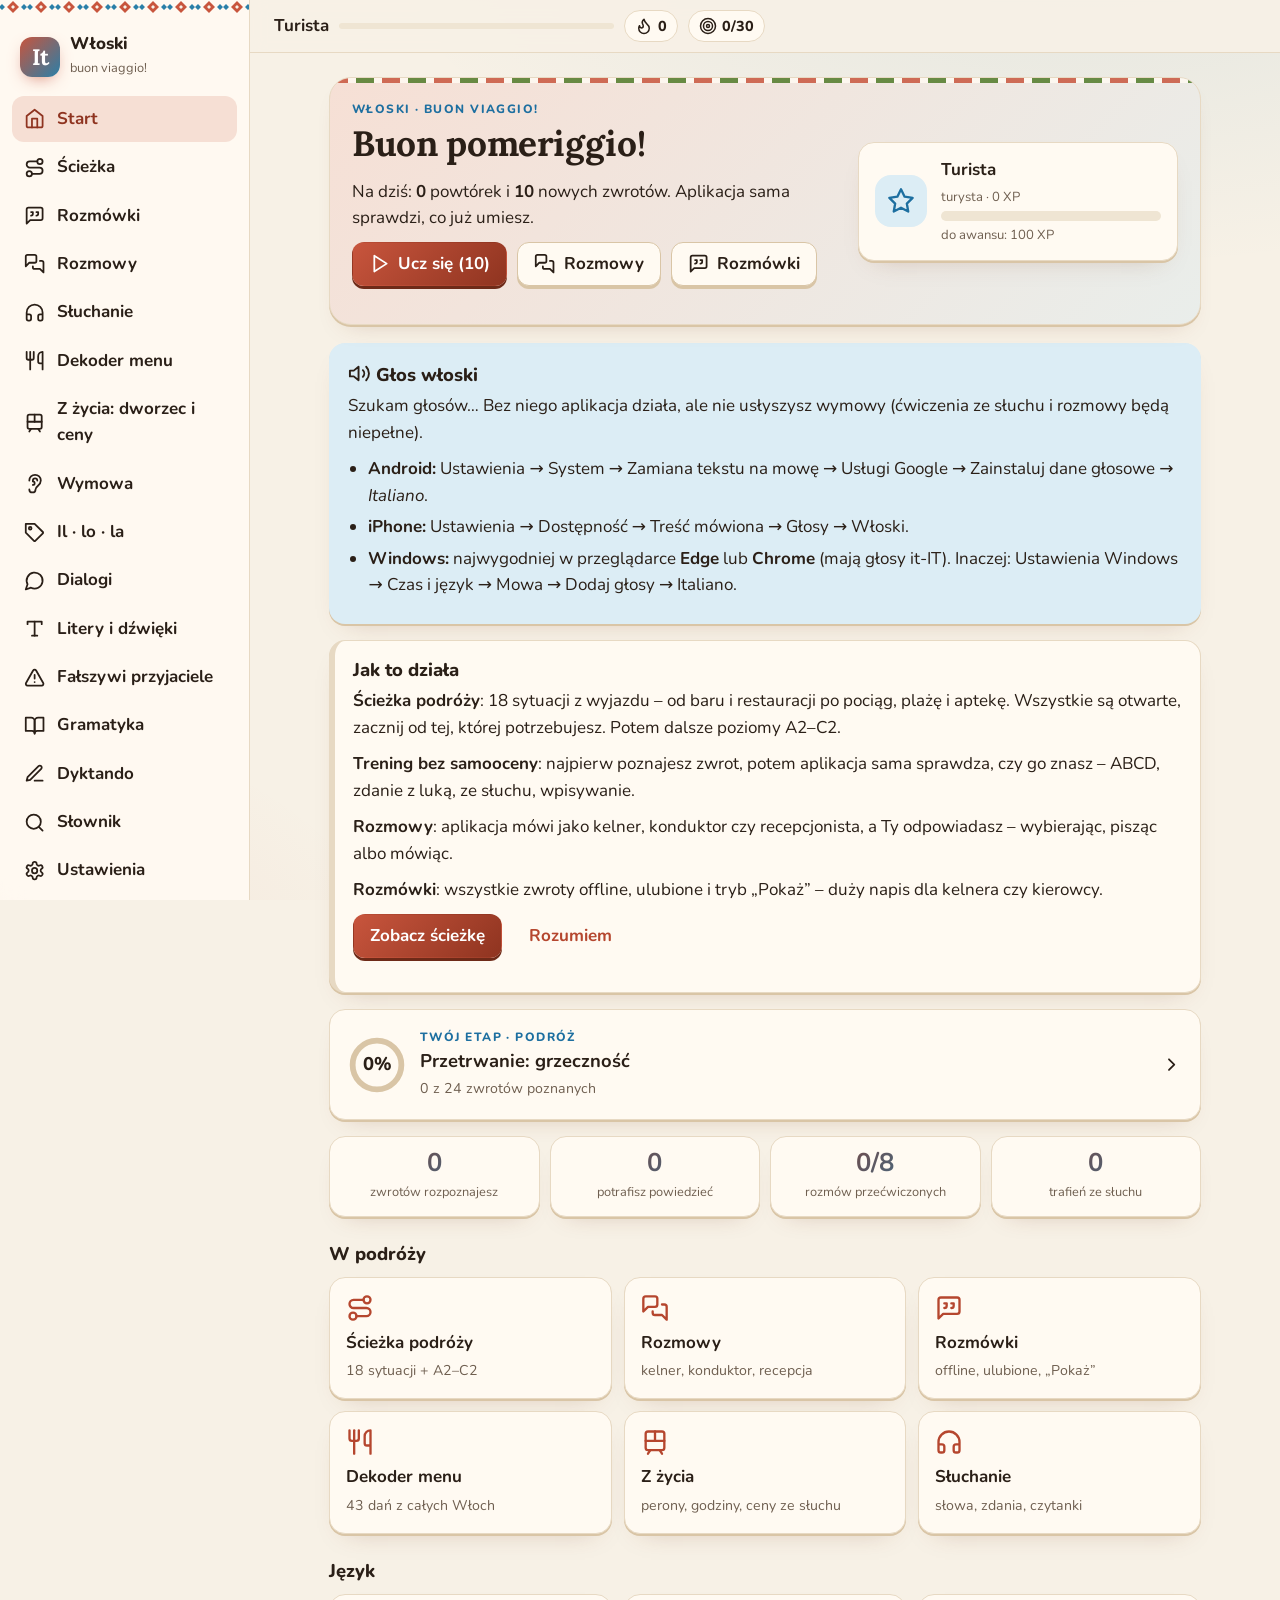
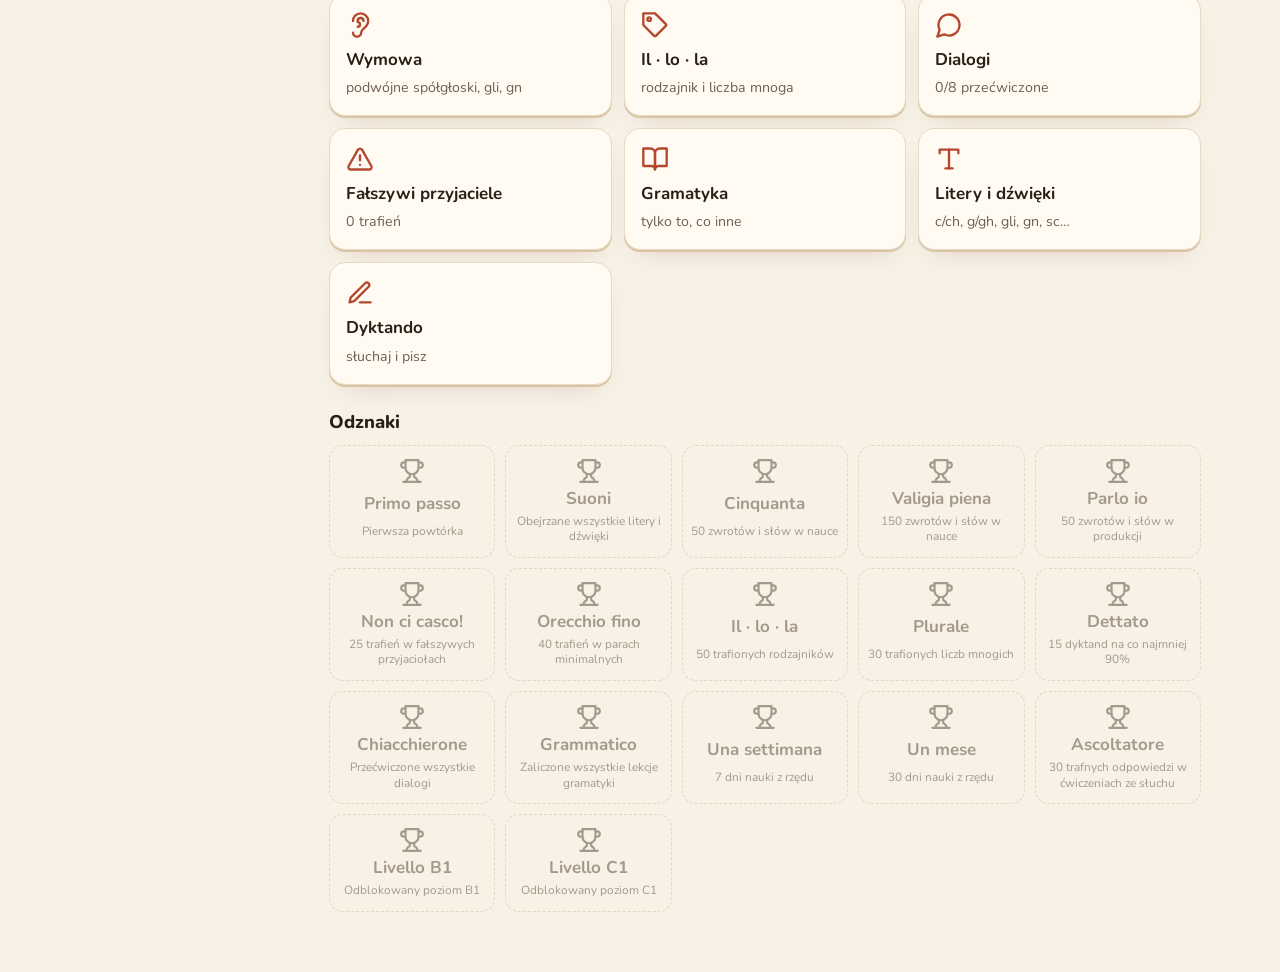
<file: docs/index.html>
<!doctype html>
<html lang="pl">
<head>
<meta charset="utf-8">
<meta name="viewport" content="width=device-width, initial-scale=1, viewport-fit=cover">
<title>Włoski</title>
<meta name="description" content="Włoski dla Polaków z naciskiem na podróż: rozmówki offline, symulacje rozmów, dekoder menu, słuchanie komunikatów, ścieżka podróży i dalsze poziomy A2–C2.">
<meta name="theme-color" content="#f7f1e6">
<meta name="apple-mobile-web-app-capable" content="yes">
<meta name="mobile-web-app-capable" content="yes">
<meta name="apple-mobile-web-app-status-bar-style" content="default">
<meta name="apple-mobile-web-app-title" content="Włoski">
<link rel="manifest" href="manifest.webmanifest">
<link rel="apple-touch-icon" href="apple-touch-icon.png">
<link rel="preconnect" href="https://fonts.googleapis.com">
<link rel="preconnect" href="https://fonts.gstatic.com" crossorigin>
<link rel="stylesheet" href="https://fonts.googleapis.com/css2?family=Lora:ital,wght@0,400;0,500;0,700;1,400&family=Nunito:wght@400;600;700;800&display=swap">
<link rel="icon" href="data:image/svg+xml,%3Csvg xmlns='http://www.w3.org/2000/svg' viewBox='0 0 32 32'%3E%3Crect width='32' height='32' rx='8' fill='%23c8553d'/%3E%3Ctext x='16' y='22' font-family='Georgia' font-size='18' font-weight='700' fill='white' text-anchor='middle'%3EIt%3C/text%3E%3C/svg%3E">
<style>
/* ============================================================
   WŁOSKI W PODRÓŻY – system wizualny
   Paleta śródziemnomorska: krem, terakota, oliwka, błękit morza.
   Domyślnie jasny motyw; ciemny („wieczór w Toskanii”) jako opcja.
   ============================================================ */
:root, :root[data-theme="light"] {
  --bg: #f7f1e6; --bg2: #efe5d3; --surface: #fffaf2; --surface2: #f8efe1; --ink: #2a1f17; --muted: #6f5f50; --line: #e7d9c3; --line2: #d9c5a6;
  --primary: #b5462e; --primary-d: #8f3420; --primary-soft: #f6dfd4; --on-primary: #ffffff; --fill: #c8553d;
  --gold: #1d6fa0; --gold-l: #2a7fa8; --gold-soft: #dcedf5;
  --red: #b5462e; --red-soft: #f6dfd4;
  --ok: #4f7a28; --ok-soft: #e6eed8; --bad: #b42318; --bad-soft: #fbe3df; --mid: #a16207; --mid-soft: #fef3c7;
  --st: #b5462e; --g-m: #1d6fa0; --g-f: #b5462e;
  --glow: radial-gradient(1200px 600px at 85% -10%, rgba(42, 127, 168, .10), transparent 60%), radial-gradient(900px 500px at -10% 110%, rgba(200, 85, 61, .10), transparent 60%);
  --sans: 'Nunito', 'Segoe UI', system-ui, -apple-system, Roboto, sans-serif;
  --serif: 'Lora', Georgia, 'Times New Roman', serif;
  --clay: 0 2px 0 var(--line2), 0 12px 26px -18px rgba(120, 60, 30, .35);
  --r: 16px;
  color-scheme: light;
}
:root[data-theme="dark"] {
  --bg: #17120e; --bg2: #1f1812; --surface: #221a14; --surface2: #2a2018; --ink: #f6ecdd; --muted: #c4b29b; --line: #3a2d22; --line2: #4d3c2d;
  --primary: #e98a6b; --primary-d: #f4ab90; --primary-soft: #4a2418; --on-primary: #1c0f08; --fill: #c8553d;
  --gold: #6cc3e8; --gold-l: #8fd4f0; --gold-soft: #123445;
  --red: #e98a6b; --red-soft: #4a2418;
  --ok: #9cc46a; --ok-soft: #23301a; --bad: #f08a80; --bad-soft: #4a1d18; --mid: #f2b134; --mid-soft: #3d2c0a;
  --st: #f4ab90; --g-m: #6cc3e8; --g-f: #f4ab90;
  --glow: radial-gradient(1200px 600px at 85% -10%, rgba(200, 85, 61, .18), transparent 60%), radial-gradient(900px 500px at -10% 110%, rgba(42, 127, 168, .12), transparent 60%);
  --clay: 0 2px 0 #0b0806, 0 14px 30px -18px rgba(200, 85, 61, .45);
  color-scheme: dark;
}
* { box-sizing: border-box; }
html { -webkit-text-size-adjust: 100%; }
html, body { margin: 0; }
body { background: var(--bg); color: var(--ink); font: 17px/1.55 var(--sans); -webkit-font-smoothing: antialiased; overflow-x: hidden; }
a { color: var(--primary); text-underline-offset: 2px; }
button, input, select { font: inherit; color: inherit; }
h1, h2, h3 { line-height: 1.2; margin: 0 0 .4em; }
h1 { font-size: 1.7rem; font-weight: 800; letter-spacing: -.01em; }
h2 { font-size: 1.15rem; font-weight: 800; }
p { margin: 0 0 .6em; }
.ic { width: 1.25em; height: 1.25em; fill: none; stroke: currentColor; stroke-width: 2; stroke-linecap: round; stroke-linejoin: round; flex: none; vertical-align: -.22em; }
[lang="uk"], .ua { font-family: var(--serif); }
.st { color: var(--st); font-weight: 700; }
.muted { color: var(--muted); }
.small { font-size: .88rem; }
.center { text-align: center; justify-content: center; }
kbd { font: 600 .7rem var(--sans); border: 1px solid var(--line2); border-radius: 5px; padding: 0 .35em; color: var(--muted); margin-left: .4em; }
@media (hover: none) { kbd { display: none; } }

/* ---------- Szkielet ---------- */
.app { display: flex; min-height: 100vh; }
.side { width: 250px; flex: none; position: sticky; top: 0; height: 100vh; overflow-y: auto; background: var(--surface); border-right: 1px solid var(--line); padding: 0 12px 20px; }
.side::before { content: ''; display: block; height: 14px; margin: 0 -12px 14px; background: var(--emb) repeat-x center / auto 14px; }
.brand { display: flex; gap: 10px; align-items: center; padding: 6px 8px 16px; text-decoration: none; color: var(--ink); }
.brand .ini { width: 40px; height: 40px; border-radius: 12px; background: var(--primary); color: #fff; display: grid; place-items: center; font: 700 1.4rem var(--serif); box-shadow: inset 0 -5px 0 var(--gold-l); }
.brand b { display: block; font-weight: 800; line-height: 1.15; }
.brand small { color: var(--muted); font-size: .8rem; }
.nav a { display: flex; gap: 12px; align-items: center; padding: 10px 12px; border-radius: 12px; text-decoration: none; color: var(--ink); font-weight: 700; margin-bottom: 2px; }
.nav a:hover { background: var(--surface2); }
.nav a.on { background: var(--primary-soft); color: var(--primary-d); }
.col { flex: 1; min-width: 0; }
.status { position: sticky; top: 0; z-index: 20; display: flex; gap: 10px; align-items: center; padding: 10px 24px; background: color-mix(in srgb, var(--bg) 88%, transparent); backdrop-filter: blur(8px); border-bottom: 1px solid var(--line); }
.status .lv { display: flex; align-items: center; gap: 10px; text-decoration: none; color: var(--ink); flex: 1; max-width: 340px; min-width: 0; }
.status .lvn { font-weight: 700; white-space: nowrap; }
.status .bar { flex: 1; }
.pill { display: inline-flex; gap: 5px; align-items: center; padding: 4px 10px; border-radius: 99px; background: var(--surface); border: 1px solid var(--line); font-weight: 800; font-size: .9rem; white-space: nowrap; }
.pill.hot { color: var(--red); }
.pill.goal.done { background: var(--ok-soft); color: var(--ok); border-color: transparent; }
.main { max-width: 920px; margin: 0 auto; padding: 24px 24px 60px; }
.bottomnav { display: none; }
@media (max-width: 860px) {
  .side { display: none; }
  .status { padding: 8px 16px; }
  .main { padding: 16px 16px calc(96px + env(safe-area-inset-bottom)); }
  .bottomnav { display: flex; position: fixed; left: 0; right: 0; bottom: 0; z-index: 30; background: var(--surface); border-top: 1px solid var(--line); padding: 6px 4px calc(6px + env(safe-area-inset-bottom)); }
  .bottomnav a { flex: 1; display: flex; flex-direction: column; align-items: center; gap: 2px; padding: 6px 2px; text-decoration: none; color: var(--muted); font-size: .72rem; font-weight: 700; border-radius: 12px; min-height: 48px; }
  .bottomnav a .ic { width: 24px; height: 24px; }
  .bottomnav a.on { color: var(--primary); background: var(--primary-soft); }
  h1 { font-size: 1.45rem; }
}

/* ---------- Elementy ---------- */
.card { background: var(--surface); border: 1px solid var(--line); border-radius: var(--r); box-shadow: var(--clay); padding: 18px; margin-bottom: 16px; }
.card.note { background: var(--surface2); }
.card.warn { background: var(--gold-soft); border-color: transparent; }
.card.warn ul { padding-left: 1.2em; margin: .4em 0; }
.card.warn li { margin-bottom: .3em; }
.btn { display: inline-flex; align-items: center; justify-content: center; gap: 8px; min-height: 44px; padding: 8px 16px; border-radius: 12px; border: 1px solid var(--line2); background: var(--surface); color: var(--ink); font-weight: 700; text-decoration: none; cursor: pointer; box-shadow: 0 3px 0 var(--line2); transition: transform .08s, box-shadow .08s, background .15s; }
.btn:hover { background: var(--surface2); }
.btn:active { transform: translateY(2px); box-shadow: 0 1px 0 var(--line2); }
.btn:disabled { opacity: .55; cursor: default; }
.btn.primary { background: var(--primary); border-color: var(--primary-d); color: #fff; box-shadow: 0 3px 0 var(--primary-d); }
.btn.primary:hover { filter: brightness(1.07); }
:root[data-theme="dark"] .btn.primary { color: #ffffff; }
@media (prefers-color-scheme: dark) { :root:not([data-theme="light"]) .btn.primary { color: #ffffff; } }
.btn.ghost { background: transparent; box-shadow: none; border-color: transparent; color: var(--primary); }
.btn.danger { color: var(--bad); }
.btn.block { display: flex; width: 100%; }
.row { display: flex; flex-wrap: wrap; gap: 10px; align-items: center; margin: 10px 0 16px; }
.bar { height: 10px; border-radius: 99px; background: var(--bg2); overflow: hidden; }
.bar i { display: block; height: 100%; background: var(--primary); border-radius: 99px; transition: width .4s; }
.bar.gold i { background: var(--gold-l); }
.bar.thin { height: 6px; }
.tag { display: inline-flex; align-items: center; gap: 4px; font-size: .75rem; font-weight: 800; padding: 2px 9px; border-radius: 99px; background: var(--surface2); color: var(--muted); white-space: nowrap; }
.tag .ic { width: 1em; height: 1em; }
.sim-t { background: var(--ok-soft); color: var(--ok); }
.sim-p { background: var(--primary-soft); color: var(--primary-d); }
.sim-f { background: var(--red-soft); color: var(--red); }
.sim-o { background: var(--gold-soft); color: var(--gold); }
.say { display: inline-grid; place-items: center; width: 40px; height: 40px; border-radius: 50%; border: 1px solid var(--line2); background: var(--primary-soft); color: var(--primary-d); cursor: pointer; vertical-align: middle; flex: none; position: relative; }
.say.slow { width: auto; padding: 0 10px; border-radius: 99px; gap: 4px; display: inline-flex; align-items: center; }
.say.slow small { font-weight: 800; font-size: .72rem; }
.say.speaking, .say-chip.speaking { animation: pulse 1s infinite; }
@keyframes pulse { 50% { box-shadow: 0 0 0 6px color-mix(in srgb, var(--primary) 25%, transparent); } }
.chip { display: inline-flex; align-items: center; gap: 6px; padding: 6px 12px; border-radius: 99px; border: 1px solid var(--line2); background: var(--surface); text-decoration: none; color: var(--ink); font-weight: 700; font-size: .9rem; cursor: pointer; min-height: 40px; }
.chip.on { background: var(--primary); color: #fff; border-color: var(--primary-d); }
.chips { display: flex; gap: 8px; flex-wrap: wrap; margin-bottom: 16px; }
.tr { display: block; font: italic .9rem var(--sans); color: var(--muted); }
.sec { margin: 26px 0 12px; }
.phead { margin-bottom: 18px; }
.phead .lead { color: var(--muted); max-width: 64ch; }
.backl { display: inline-flex; align-items: center; gap: 4px; text-decoration: none; font-weight: 700; margin-bottom: 8px; min-height: 40px; }

/* ---------- Start ---------- */
.hero { display: grid; grid-template-columns: 1fr 320px; gap: 18px; align-items: center; margin-bottom: 18px; }
.kicker { text-transform: uppercase; letter-spacing: .12em; font-size: .75rem; font-weight: 800; color: var(--red); margin-bottom: .3em; }
.hero h1 { font-family: var(--serif); font-size: 2.2rem; }
.lvcard { display: flex; gap: 14px; align-items: center; background: var(--surface); border: 1px solid var(--line); border-radius: var(--r); box-shadow: var(--clay); padding: 14px 16px; }
.lvcard > div { flex: 1; display: grid; gap: 4px; }
.lvcard small { color: var(--muted); font-size: .82rem; }
.lvbadge { width: 52px; height: 52px; border-radius: 16px; background: var(--gold-soft); color: var(--gold); display: grid; place-items: center; flex: none; }
.lvbadge .ic { width: 28px; height: 28px; }
.intro { border-left: 6px solid var(--gold-l); }
.duo { display: grid; grid-template-columns: 1fr 1fr; gap: 16px; }
.dir { display: grid; gap: 10px; margin: 0; }
.dirh { display: flex; justify-content: space-between; align-items: baseline; }
.dirh h2 { margin: 0; }
.arrow { font-size: .8rem; font-weight: 800; color: var(--muted); background: var(--surface2); border-radius: 99px; padding: 2px 10px; }
.nums { display: grid; grid-template-columns: repeat(3, 1fr); gap: 8px; text-align: center; }
.nums b { display: block; font-size: 1.6rem; line-height: 1.1; }
.nums small { color: var(--muted); font-size: .78rem; }
.tiles { display: grid; grid-template-columns: repeat(3, 1fr); gap: 12px; }
.tile { display: grid; gap: 4px; padding: 16px; background: var(--surface); border: 1px solid var(--line); border-radius: var(--r); box-shadow: var(--clay); text-decoration: none; color: var(--ink); transition: transform .12s; }
.tile:hover { transform: translateY(-2px); }
.tile .ic { width: 28px; height: 28px; color: var(--primary); margin-bottom: 4px; }
.tile small { color: var(--muted); }
.badges { display: grid; grid-template-columns: repeat(auto-fill, minmax(150px, 1fr)); gap: 10px; }
.bdg { display: grid; gap: 2px; justify-items: center; text-align: center; padding: 12px 8px; border-radius: 14px; border: 1px dashed var(--line2); color: var(--muted); opacity: .6; }
.bdg .ic { width: 26px; height: 26px; }
.bdg small { font-size: .74rem; line-height: 1.3; }
.bdg.got { opacity: 1; border: 1px solid transparent; background: var(--gold-soft); color: var(--ink); }
.bdg.got .ic { color: var(--gold); }
@media (max-width: 860px) {
  .hero { grid-template-columns: 1fr; }
  .hero h1 { font-size: 1.8rem; }
  .duo { grid-template-columns: 1fr; }
  .tiles { grid-template-columns: 1fr 1fr; }
}

/* ---------- Słówka ---------- */
.topics { display: grid; grid-template-columns: repeat(auto-fill, minmax(220px, 1fr)); gap: 12px; }
.topic { display: grid; gap: 6px; text-decoration: none; color: var(--ink); margin: 0; }
.topic small { color: var(--muted); }
.tb { display: grid; grid-template-columns: 44px 1fr; align-items: center; gap: 8px; font-size: .75rem; color: var(--muted); }
.sessbar { display: flex; align-items: center; gap: 12px; margin-bottom: 14px; font-weight: 800; color: var(--muted); font-size: .9rem; }
.sessbar .bar { flex: 1; }
.fc { text-align: center; position: relative; padding: 26px 18px; }
.fc .meta { color: var(--muted); font-size: .85rem; font-weight: 700; margin-bottom: 8px; }
.newtag { position: absolute; top: 12px; right: 12px; font-size: .72rem; font-weight: 800; background: var(--gold-soft); color: var(--gold); padding: 2px 10px; border-radius: 99px; }
.big { font-size: 2.3rem; line-height: 1.25; margin: 6px 0; }
.big .ua { font-size: inherit; }
.big .tr { font-size: 1rem; margin-top: 4px; }
.big.pl { font-family: var(--sans); font-weight: 800; font-size: 1.7rem; }
.bigish { font-size: 1.45rem; }
.sayrow { display: flex; justify-content: center; gap: 8px; margin: 8px 0; }
.back { margin-top: 14px; padding-top: 14px; border-top: 1px dashed var(--line2); display: grid; gap: 8px; justify-items: center; }
.back .pl { font-size: 1.35rem; font-weight: 800; }
.forms { color: var(--muted); font-size: 1rem; }
.tags { display: flex; gap: 6px; flex-wrap: wrap; justify-content: center; }
.ex { background: var(--surface2); border-radius: 12px; padding: 10px 14px; width: 100%; }
.ex p { margin: 0 0 4px; }
.ex p[lang] { font-size: 1.12rem; }
.actions { margin-top: 4px; }
.actions.sticky { position: sticky; bottom: calc(80px + env(safe-area-inset-bottom)); z-index: 5; }
@media (min-width: 861px) { .actions.sticky { bottom: 16px; } }
.grades { display: grid; grid-template-columns: repeat(auto-fit, minmax(110px, 1fr)); gap: 8px; }
.grades .btn { flex-direction: column; gap: 0; min-height: 60px; }
.grades .btn small { font-weight: 600; color: var(--muted); font-size: .76rem; }
.grades .btn kbd { position: absolute; display: none; }
.grades .g1 { border-color: var(--bad); color: var(--bad); }
.grades .g3 { color: var(--mid); }
.grades .g4 { border-color: var(--primary); color: var(--primary-d); }
.grades .g5 { color: var(--ok); }
.ansrow { display: flex; gap: 8px; margin: 16px 0 10px; }
.answer { flex: 1; min-width: 0; min-height: 52px; padding: 10px 14px; border-radius: 12px; border: 2px solid var(--line2); background: var(--surface2); font: 1.35rem var(--serif); }
.answer:focus { outline: none; border-color: var(--primary); }
.verdict { padding: 8px 12px; border-radius: 12px; margin: 6px 0 8px; display: inline-block; }
.verdict.ok { background: var(--ok-soft); } .verdict.bad { background: var(--bad-soft); } .verdict.typo, .verdict.half { background: var(--mid-soft); }
.okc { color: var(--ok); } .badc { color: var(--bad); } .mid { color: var(--mid); }

/* klawiatura ekranowa */
.kb { display: grid; gap: 6px; margin: 6px auto 0; max-width: 620px; user-select: none; -webkit-user-select: none; }
.kb-row { display: flex; gap: 4px; justify-content: center; }
.key { flex: 1; max-width: 50px; min-height: 46px; padding: 0; border-radius: 9px; border: 1px solid var(--line2); background: var(--surface); box-shadow: 0 2px 0 var(--line2); font: 1.15rem var(--serif); cursor: pointer; touch-action: manipulation; }
.key:active { transform: translateY(2px); box-shadow: none; background: var(--primary-soft); }
.key.wide { max-width: 90px; flex: 1.6; font-family: var(--sans); font-weight: 800; font-size: 1rem; }
.key.space { max-width: 300px; flex: 5; font-family: var(--sans); font-size: .85rem; color: var(--muted); }
.key.ent { background: var(--primary); color: #fff; border-color: var(--primary-d); }
@media (max-width: 420px) { .kb-row { gap: 3px; } .key { min-height: 44px; font-size: 1.05rem; border-radius: 7px; } }

/* test wejściowy */
.tgrid { display: grid; grid-template-columns: repeat(auto-fill, minmax(150px, 1fr)); gap: 8px; margin-bottom: 16px; }
.tw { display: grid; gap: 2px; padding: 12px; border-radius: 12px; border: 1px solid var(--line2); background: var(--surface); cursor: pointer; text-align: left; min-height: 56px; }
.tw .ua { font-size: 1.2rem; }
.tw small { display: none; color: var(--ok); font-weight: 700; }
.tw.on { background: var(--ok-soft); border-color: var(--ok); }
.tw.on small { display: block; }

/* słownik */
.filters { display: grid; grid-template-columns: 2fr 1fr 1fr; gap: 8px; margin-bottom: 14px; }
.filters input, .filters select, .form input, .form select { min-height: 44px; padding: 8px 12px; border-radius: 12px; border: 1px solid var(--line2); background: var(--surface); }
@media (max-width: 640px) { .filters { grid-template-columns: 1fr 1fr; } .filters input { grid-column: 1 / -1; } }
.wlist { display: grid; gap: 8px; }
.wrow { display: flex; gap: 12px; align-items: flex-start; background: var(--surface); border: 1px solid var(--line); border-radius: 14px; padding: 10px 12px; }
.wmain { flex: 1; min-width: 0; }
.wmain .ua { font-size: 1.2rem; }
.wmain .pl { font-weight: 700; }
.wmain .forms { font-size: .9rem; }
.wside { display: grid; justify-items: end; gap: 6px; }
.dots { display: flex; gap: 4px; }
.dots i { width: 10px; height: 10px; border-radius: 50%; background: var(--bg2); border: 1px solid var(--line2); }
.dots i.l { background: var(--gold-l); } .dots i.k { background: var(--ok); }
@media (max-width: 520px) { .wside .tag { display: none; } }

/* fałszywi przyjaciele */
.ff { display: grid; grid-template-columns: repeat(auto-fill, minmax(260px, 1fr)); gap: 12px; }
.ffc { margin: 0; }
.ffh { display: flex; gap: 10px; align-items: center; margin-bottom: 6px; }
.ffh .tr { display: inline; margin-left: 6px; }
.eq { color: var(--ok); margin: 0; }
.neq { color: var(--red); }
.opts { display: grid; gap: 10px; margin: 10px 0; }
.opts.two { grid-template-columns: 1fr 1fr; }
.opt { min-height: 54px; flex-direction: column; gap: 0; }
.opt small { color: var(--muted); font-weight: 600; }
.opt.right { background: var(--ok-soft); border-color: var(--ok); color: var(--ok); opacity: 1; }
.opt.wrong { background: var(--bad-soft); border-color: var(--bad); color: var(--bad); opacity: 1; }

/* wymowa */
.rules { display: grid; gap: 12px; }
.rule { margin: 0; }
.exs { display: flex; gap: 8px; flex-wrap: wrap; }
.say-chip .ua, .say-chip span { font-size: 1.1rem; }
.big-say { min-height: 56px; font-size: 1.1rem; }
.letters { display: flex; justify-content: center; gap: 2px; flex-wrap: wrap; margin-top: 10px; }
.lt { font: 2.3rem/1.3 var(--serif); padding: 2px 3px; }
.lt.v { min-width: 48px; min-height: 60px; border-radius: 12px; border: 2px dashed var(--line2); background: var(--surface2); cursor: pointer; }
.lt.v:hover { border-color: var(--primary); }
.lt.v.right { background: var(--ok-soft); border: 2px solid var(--ok); color: var(--ok); }
.lt.v.wrong { background: var(--bad-soft); border: 2px solid var(--bad); color: var(--bad); }
.gap { color: var(--primary); border-bottom: 3px solid var(--primary); padding: 0 .1em; }

/* dialogi */
.dlist { display: grid; gap: 10px; }
.dl { display: flex; gap: 14px; align-items: center; text-decoration: none; color: var(--ink); margin: 0; }
.dl > .ic { width: 26px; height: 26px; color: var(--primary); }
.dl > div { flex: 1; display: grid; }
.dl small { color: var(--muted); }
.num { width: 34px; height: 34px; border-radius: 10px; background: var(--primary-soft); color: var(--primary-d); display: grid; place-items: center; font-weight: 800; flex: none; }
.dctl { display: flex; flex-wrap: wrap; gap: 8px; align-items: center; margin-bottom: 10px; }
.chatlog { display: grid; gap: 10px; margin: 16px 0; }
.bub { max-width: 82%; padding: 10px 14px 8px; border-radius: 18px; background: var(--surface); border: 1px solid var(--line); box-shadow: var(--clay); transition: box-shadow .2s, transform .2s; }
.bub.r0 { justify-self: start; border-bottom-left-radius: 6px; }
.bub.r1 { justify-self: end; border-bottom-right-radius: 6px; background: var(--primary-soft); }
.bub.now { box-shadow: 0 0 0 3px var(--gold-l); transform: scale(1.01); }
.who { font-size: .78rem; font-weight: 800; color: var(--red); }
.utt { font-size: 1.2rem; line-height: 1.4; }
.plt { color: var(--muted); font-size: .92rem; margin-top: 2px; }
.reveal { border: 1px dashed var(--line2); background: transparent; border-radius: 10px; padding: 4px 12px; color: var(--muted); cursor: pointer; font: 700 .9rem var(--sans); }
.tools { display: flex; gap: 4px; flex-wrap: wrap; margin-top: 6px; }
.tb1 { display: inline-flex; gap: 4px; align-items: center; border: 1px solid var(--line2); background: var(--surface); border-radius: 99px; min-height: 36px; padding: 0 10px; cursor: pointer; color: var(--primary-d); }
.tb1 small { font-weight: 800; font-size: .72rem; }
.tb1.rec { background: var(--red); color: #fff; border-color: var(--red); animation: pulse 1s infinite; }
.srres { font-size: .88rem; margin-top: 4px; }
.yourturn { border: 2px solid var(--gold-l); }
@media (max-width: 520px) { .bub { max-width: 94%; } }

/* dyktando */
.dict { font-size: 1.3rem; line-height: 1.6; }
.okw { color: var(--ok); }
.badw { color: var(--bad); text-decoration: underline wavy; text-underline-offset: 4px; }

/* gramatyka */
.lesson p { max-width: 70ch; }
.tbl { border-collapse: collapse; margin: 8px 0 14px; width: 100%; }
.tbl td { border-bottom: 1px solid var(--line); padding: 8px 10px; vertical-align: top; }
.tbl td[lang] { font-size: 1.12rem; }
.tbl b { color: var(--red); }
.qz { margin-bottom: 12px; }
.qz .opts { grid-template-columns: 1fr; }
.qz .opt { align-items: flex-start; text-align: left; font-family: var(--serif); font-size: 1.1rem; font-weight: 500; }
.empty { text-align: center; padding: 30px 18px; }
.empty .row { justify-content: center; }

/* alfabet */
.abc { display: grid; grid-template-columns: repeat(auto-fill, minmax(78px, 1fr)); gap: 8px; }
.lt-tile { position: relative; display: grid; gap: 0; justify-items: center; padding: 10px 4px; border-radius: 14px; border: 1px solid var(--line2); background: var(--surface); box-shadow: 0 3px 0 var(--line2); cursor: pointer; min-height: 72px; }
.lt-tile b { font: 1.5rem var(--serif); }
.lt-tile small { color: var(--muted); font-size: .78rem; }
.lt-tile.seen { background: var(--surface2); }
.lt-tile.on { border-color: var(--primary); background: var(--primary-soft); }
.lt-tile .dot { position: absolute; top: 7px; right: 8px; width: 8px; height: 8px; border-radius: 50%; background: var(--red); }
.letter { display: flex; gap: 20px; align-items: center; }
.lbig { font: 4rem/1 var(--serif); color: var(--primary); min-width: 110px; text-align: center; }
.ipa { color: var(--muted); }
.exw { display: flex; gap: 10px; align-items: center; flex-wrap: wrap; }
.exw .tr { display: inline; }
@media (max-width: 520px) { .letter { flex-direction: column; text-align: center; } .exw { justify-content: center; } }

/* ustawienia */
.form { display: grid; gap: 12px; }
.form label { display: flex; justify-content: space-between; gap: 12px; align-items: center; flex-wrap: wrap; font-weight: 700; }
.form input[type=number] { width: 100px; }
.sw { display: flex; gap: 10px; align-items: center; font-weight: 700; cursor: pointer; min-height: 40px; }
.form .sw { justify-content: flex-start; }
.sw input { width: 20px; height: 20px; accent-color: var(--primary); }

/* toasty, konfetti */
#toasts { position: fixed; top: 64px; right: 16px; z-index: 100; display: grid; gap: 8px; pointer-events: none; }
.toast { background: var(--surface); border: 1px solid var(--line); border-left: 6px solid var(--primary); border-radius: 12px; padding: 10px 14px; box-shadow: var(--clay); display: grid; min-width: 220px; animation: tin .3s; }
.toast span { color: var(--muted); font-size: .88rem; }
.toast.badge, .toast.level { border-left-color: var(--gold-l); }
.toast.goal { border-left-color: var(--ok); }
.toast.out { opacity: 0; transform: translateX(20px); transition: .4s; }
@keyframes tin { from { opacity: 0; transform: translateY(-10px); } }
.confetti { position: fixed; inset: 0; pointer-events: none; z-index: 99; }
@media (max-width: 860px) { #toasts { left: 16px; right: 16px; top: 56px; } }
@media (prefers-reduced-motion: reduce) { *, *::before, *::after { animation: none !important; transition: none !important; } }
:focus-visible { outline: 3px solid var(--gold-l); outline-offset: 2px; }

/* pas haftu (вишивка) */
:root { --emb: url("data:image/svg+xml,%3Csvg xmlns='http://www.w3.org/2000/svg' width='28' height='14' viewBox='0 0 28 14'%3E%3Cpath d='M14 1l6 6-6 6-6-6z' fill='%23c8553d'/%3E%3Cpath d='M14 5l2 2-2 2-2-2z' fill='%23f7f1e6'/%3E%3Cpath d='M0 7l3-3 3 3-3 3zM22 7l3-3 3 3-3 3z' fill='%232a7fa8'/%3E%3C/svg%3E"); }

/* ============================================================
   Czarno-fioletowy: nadpisania i nowe elementy (ścieżka, trening, słuchanie)
   ============================================================ */
body { background: var(--glow), var(--bg); background-attachment: fixed; }
.side, .bottomnav { background: color-mix(in srgb, var(--surface) 92%, transparent); backdrop-filter: blur(10px); }
.brand .ini { background: linear-gradient(135deg, #c8553d, #2a7fa8); box-shadow: 0 6px 18px -8px #c8553d; color: #fff; }
.btn.primary, :root[data-theme="dark"] .btn.primary { background: linear-gradient(135deg, var(--fill), #8f3420); border-color: transparent; color: #fff; box-shadow: 0 3px 0 #6e2a18, 0 10px 24px -12px #c8553d; }
:root[data-theme="light"] .btn.primary { box-shadow: 0 3px 0 #6e2a18; }
.chip.on { background: var(--fill); color: #fff; border-color: var(--fill); }
.key.ent { background: var(--fill); color: #fff; border-color: var(--fill); }
.bar i { background: linear-gradient(90deg, #c8553d, #2a7fa8); }
.hero { background: linear-gradient(135deg, rgba(200, 85, 61, .28), rgba(42, 127, 168, .12)), var(--surface); border: 1px solid var(--line); border-radius: 22px; padding: 22px; box-shadow: var(--clay); }
.hero .kicker { color: var(--gold); }
.hero h1 { color: var(--ink); }
.nav a.on, .bottomnav a.on { background: var(--primary-soft); color: var(--primary-d); }
.card, .tile, .lvcard, .wrow, .tw, .bub, .lt-tile { border-color: var(--line); }
.tile:hover, .unode:hover:not(.lock) { box-shadow: 0 0 0 1px var(--primary), var(--clay); }
.say { background: var(--primary-soft); color: var(--primary-d); border-color: var(--line2); }
a { color: var(--primary-d); }
.st { color: var(--st); }

/* ścieżka */
.lvl { background: var(--surface); border: 1px solid var(--line); border-radius: 20px; padding: 16px; margin-bottom: 16px; box-shadow: var(--clay); }
.lvl.locked { opacity: .72; }
.lvlh { display: flex; gap: 12px; align-items: center; margin-bottom: 10px; }
.lvlh b { display: block; font-size: 1.05rem; }
.lvlh small { color: var(--muted); }
.lvtag { display: inline-grid; place-items: center; min-width: 46px; height: 32px; padding: 0 8px; border-radius: 10px; font: 800 .95rem var(--sans); color: #fff; vertical-align: middle; }
.lv-A1 { background: #6e2a18; } .lv-A2 { background: #2a7fa8; } .lv-B1 { background: #4f7a28; } .lv-B2 { background: #c8553d; } .lv-C1 { background: #8f3420; } .lv-C2 { background: linear-gradient(135deg, #8f3420, #2a7fa8); }
.units { display: grid; grid-template-columns: repeat(auto-fill, minmax(150px, 1fr)); gap: 10px; margin-top: 12px; }
.unode { display: grid; justify-items: center; text-align: center; gap: 4px; padding: 14px 8px; border-radius: 16px; background: var(--surface2); border: 1px solid var(--line); text-decoration: none; color: var(--ink); transition: transform .15s; }
.unode:hover:not(.lock) { transform: translateY(-2px); }
.unode .uname { font-weight: 800; line-height: 1.2; font-size: .95rem; }
.unode small { color: var(--muted); font-size: .78rem; }
.unode.lock { opacity: .55; }
.unode.cur { border-color: var(--primary); box-shadow: 0 0 0 2px rgba(200, 85, 61, .35), 0 0 24px -6px #c8553d; }
.unode.done .rfg { stroke: var(--ok); }
.unode.text { border-style: dashed; }
.ring { position: relative; width: 58px; height: 58px; display: grid; place-items: center; flex: none; }
.ring svg { position: absolute; inset: 0; width: 100%; height: 100%; transform: rotate(-90deg); }
.ring .rbg { fill: none; stroke: var(--line2); stroke-width: 5; }
.ring .rfg { fill: none; stroke: url(#none); stroke: var(--gold-l); stroke-width: 5; stroke-linecap: round; transition: stroke-dashoffset .6s; }
.ring b { position: relative; font-size: .78rem; font-weight: 800; }
.ring.lockic { border-radius: 50%; background: var(--surface); border: 1px solid var(--line2); color: var(--muted); }
.ring.lockic .ic { width: 24px; height: 24px; }
.nextunit { display: flex; gap: 14px; align-items: center; text-decoration: none; color: var(--ink); }
.nextunit > div { flex: 1; } .nextunit b { display: block; font-size: 1.15rem; } .nextunit small { color: var(--muted); }
.nextunit .kicker { color: var(--gold); margin: 0; }
.unithead { display: flex; gap: 16px; align-items: center; flex-wrap: wrap; }
.unithead .row { margin: 0; flex: 1; }
.kpis { display: grid; grid-template-columns: repeat(4, 1fr); gap: 10px; margin-bottom: 8px; }
.kpi { background: var(--surface); border: 1px solid var(--line); border-radius: var(--r); padding: 12px; text-align: center; box-shadow: var(--clay); }
.kpi b { display: block; font-size: 1.6rem; line-height: 1.1; background: linear-gradient(135deg, var(--primary-d), var(--gold-l)); -webkit-background-clip: text; background-clip: text; color: transparent; }
.kpi small { color: var(--muted); font-size: .8rem; }
@media (max-width: 640px) { .kpis { grid-template-columns: repeat(2, 1fr); } }

/* trening i pytania */
.qtitle { font-weight: 800; color: var(--muted); text-transform: uppercase; letter-spacing: .06em; font-size: .78rem; margin-bottom: 8px; }
.opt { justify-content: flex-start; text-align: left; min-height: 54px; gap: 12px; }
.opt kbd { margin: 0; }
.opt .ua { font-size: 1.2rem; }
.opt.right { background: var(--ok-soft); border-color: var(--ok); color: var(--ink); opacity: 1; }
.opt.wrong { background: var(--bad-soft); border-color: var(--bad); color: var(--ink); opacity: 1; animation: shake .35s; }
.opt.pop { animation: pop .35s cubic-bezier(.2, 1.6, .4, 1); }
@keyframes pop { 40% { transform: scale(1.03); } }
@keyframes shake { 20%, 60% { transform: translateX(-6px); } 40%, 80% { transform: translateX(6px); } }
.cloze { font-size: 1.35rem; line-height: 1.5; margin: 8px 0; }
.cloze .gap { display: inline-block; min-width: 4em; border-bottom: 3px solid var(--gold-l); color: var(--gold); text-align: center; margin: 0 .15em; }
.listenbox { display: flex; gap: 12px; justify-content: center; align-items: center; margin: 10px 0; }
.bigplay { width: 92px; height: 92px; border-radius: 50%; border: 0; cursor: pointer; display: grid; place-items: center; color: #fff; background: radial-gradient(circle at 30% 30%, #e98a6b, #c8553d 55%, #8f3420); box-shadow: 0 0 0 8px rgba(200, 85, 61, .18), 0 14px 30px -10px #c8553d; transition: transform .1s; }
.bigplay:active { transform: scale(.96); }
.bigplay .ic { width: 40px; height: 40px; }
.bigplay.speaking { animation: pulse 1s infinite; }
.trq { font-size: 1.15rem; font-weight: 700; margin-top: 10px; }
.reveal { margin-top: 10px; padding: 14px; border-radius: 14px; background: var(--surface2); border: 1px solid var(--line); display: grid; gap: 6px; justify-items: center; text-align: center; }
.reveal .pl { font-weight: 800; font-size: 1.1rem; }
.big.sm { font-size: 1.7rem; }
.introcard .bigpl { font-size: 1.4rem; font-weight: 800; margin: 6px 0; }
.introcard { border: 1px solid var(--primary); box-shadow: 0 0 0 1px rgba(200, 85, 61, .25), 0 0 40px -12px #c8553d; }
.verdict { display: block; text-align: center; font-size: 1.05rem; }
.verdict.bad { background: var(--bad-soft); } .verdict.ok { background: var(--ok-soft); }
.sessbar .combo { display: inline-flex; gap: 4px; align-items: center; color: #fb923c; font-weight: 800; animation: pulse 1s infinite; }
.xpfloat { position: fixed; z-index: 120; font-weight: 800; color: var(--gold); pointer-events: none; transform: translate(-50%, 0); animation: floatup 1.1s ease-out forwards; }
@keyframes floatup { to { transform: translate(-50%, -60px); opacity: 0; } }
.readtext { font-size: 1.2rem; line-height: 1.7; }
.qz .opt { min-height: 48px; }
@media (prefers-reduced-motion: reduce) { .bigplay, .sessbar .combo { animation: none; } }
.ring.lockic svg.ic { position: static; transform: none; width: 24px; height: 24px; inset: auto; }
@media (max-width: 520px) { .units { grid-template-columns: repeat(2, minmax(0, 1fr)); } .unode { padding: 12px 6px; } }

/* ============================================================
   Niemiecki: kolory rodzajników, ćwiczenia der/die/das
   ============================================================ */
.g-m { color: var(--g-m); font-weight: 800; }
.g-f { color: var(--g-f); font-weight: 800; }
.opts.three { grid-template-columns: repeat(3, 1fr); }
.artbtn { justify-content: center; min-height: 64px; }
.artopt { font-size: 1.35rem; }
.opt.right .artopt, .opt.wrong .artopt { filter: none; }
.abc.it .lt-tile b { font-size: 1.15rem; }
.kb-it .key { font-size: 1.15rem; min-width: 2.6em; }
.tbl td .g-m, .tbl td .g-f { font-size: 1.05rem; }

/* ============================================================
   Włoski: ścieżka podróży, ściągi, rozmówki, „Pokaż”, rozmowy
   ============================================================ */
.lv-TR { background: linear-gradient(135deg, #c8553d, #e08a3c); } .lv-A2 { background: #2a7fa8; } .lv-B1 { background: #4f7a28; }
.lv-B2 { background: #a16207; } .lv-C1 { background: #8f3420; } .lv-C2 { background: linear-gradient(135deg, #8f3420, #1d6fa0); }
.lvtag { padding: 0 10px; }
.hero { background: linear-gradient(135deg, rgba(200, 85, 61, .16), rgba(42, 127, 168, .10)), var(--surface); position: relative; overflow: hidden; }
.hero::before { content: ''; position: absolute; left: 0; right: 0; top: 0; height: 5px; background: repeating-linear-gradient(90deg, var(--fill) 0 18px, var(--surface) 18px 26px, var(--ok) 26px 44px, var(--surface) 44px 52px); opacity: .85; }
.tipcard { border-left: 5px solid var(--gold-l); background: linear-gradient(90deg, var(--gold-soft), var(--surface) 40%); }
.tipcard ul { margin: .3em 0 0; padding-left: 1.2em; } .tipcard li { margin: .35em 0; }
.iconbtn { width: 40px; height: 40px; border-radius: 12px; border: 1px solid var(--line); background: var(--surface2); display: inline-grid; place-items: center; cursor: pointer; color: var(--muted); }
.iconbtn .ic { width: 20px; height: 20px; }
.iconbtn.fav.on { color: #e0a100; border-color: #e0a100; background: var(--mid-soft); }
.iconbtn.fav.on .ic { fill: currentColor; }
.wrow.phr .wside { display: flex; flex-direction: row; align-items: center; gap: 6px; }
.showcard { position: fixed; inset: 0; z-index: 200; background: rgba(20, 12, 6, .82); display: grid; place-items: center; padding: 16px; animation: pop .25s; }
.sc-in { background: #fffaf2; color: #2a1f17; border-radius: 24px; padding: 28px 22px; max-width: 720px; width: 100%; text-align: center; box-shadow: 0 30px 60px -20px #000; }
.sc-it { font: 800 clamp(2rem, 8vw, 3.6rem)/1.15 var(--serif); margin: 0 0 .4em; word-break: break-word; }
.sc-pl { color: #6f5f50; font-size: 1.1rem; margin: 0 0 1em; }
.bigpl { font-size: 1.25rem; font-weight: 800; }
.chatlog .bub.r0 { border-color: var(--line2); }

</style>
</head>
<body>
<div class="app">
  <aside class="side" aria-label="Menu główne">
    <a class="brand" href="#/start"><span class="ini">It</span><span><b>Włoski</b><small>buon viaggio!</small></span></a>
    <nav class="nav" id="nav"></nav>
  </aside>
  <div class="col">
    <div class="status" id="status" aria-label="Postęp dnia"></div>
    <main class="main" id="main"></main>
  </div>
</div>
<nav class="bottomnav" id="bnav" aria-label="Nawigacja"></nav>
<div id="toasts" aria-live="polite"></div>
<script>
/* ============================================================
   ŚCIEŻKA PODRÓŻY (poziom TR) – zwroty i słowa w kolejności wyjazdu
   W(włoski, część mowy, polski, formy, podobieństwo, przykład, przykład PL)
   Część mowy: ч – rzeczownik męski (il/lo/l'), ж – żeński (la/l'), мн – l. mnoga,
   д – czasownik (formy: io · Lei · passato prossimo), п – przymiotnik, пр – przysłówek,
   ф – zwrot, з – słowo funkcyjne.
   Podobieństwo do polskiego: t – przezroczyste, p – podobne, f – fałszywy przyjaciel, o – obce.
   W przykładzie zwrot/słowo docelowe w {…} (ćwiczenia z luką).
   ============================================================ */
var UA = window.UA || (window.UA = {});
UA.TOPICS = [];
UA.WORDS = [];
(function () {
  var cur;
  function T(id, name) { cur = id; UA.TOPICS.push({ id: id, name: name, level: 'TR' }); }
  function W(ua, pos, pl, forms, sim, ex, exPl) {
    UA.WORDS.push({ ua: ua, pos: pos, pl: pl, forms: forms || '', sim: sim, ex: ex || '', exPl: exPl || '', topic: cur });
  }

  T('tr_podstawy', 'Przetrwanie: grzeczność');
  W('Buongiorno!', 'ф', 'dzień dobry (do ok. 15–16)', '', 'o', '{Buongiorno}, signora!', 'Dzień dobry pani!');
  W('Buonasera!', 'ф', 'dobry wieczór (od popołudnia)', '', 'o', '{Buonasera}, un tavolo per due?', 'Dobry wieczór, stolik dla dwojga?');
  W('Ciao!', 'ф', 'cześć (tylko na „ty”)', '', 't', '{Ciao}, come stai?', 'Cześć, jak się masz?');
  W('Salve!', 'ф', 'dzień dobry (neutralne, uniwersalne)', '', 'o', '{Salve}, posso entrare?', 'Dzień dobry, mogę wejść?');
  W('Arrivederci!', 'ф', 'do widzenia', 'grzeczniej: ArrivederLa', 'o', 'Grazie e {arrivederci}!', 'Dziękuję i do widzenia!');
  W('per favore', 'ф', 'proszę (prosząc o coś)', 'też: per piacere', 'o', 'Un caffè, {per favore}.', 'Kawę, proszę.');
  W('grazie', 'з', 'dziękuję', 'grazie mille – bardzo dziękuję', 'o', '{Grazie} mille!', 'Bardzo dziękuję!');
  W('prego', 'з', 'proszę (odpowiedź na dziękuję; „proszę bardzo”)', '', 'o', '— Grazie! — {Prego}!', '— Dziękuję! — Proszę bardzo!');
  W('Scusi!', 'ф', 'przepraszam (do obcej osoby)', 'na „ty”: scusa', 'o', '{Scusi}, dov’è la stazione?', 'Przepraszam, gdzie jest dworzec?');
  W('Permesso!', 'ф', 'przepraszam, przepuści mnie pan? (przeciskając się)', '', 'o', '{Permesso}, devo scendere.', 'Przepraszam, muszę wysiąść.');
  W('Mi dispiace.', 'ф', 'przykro mi', '', 'o', '{Mi dispiace}, non lo so.', 'Przykro mi, nie wiem.');
  W('sì', 'з', 'tak', '', 'o', '{Sì}, certo!', 'Tak, oczywiście!');
  W('no', 'з', 'nie', '', 'o', '{No}, grazie.', 'Nie, dziękuję.');
  W('Non capisco.', 'ф', 'nie rozumiem', '', 'o', 'Scusi, {non capisco}.', 'Przepraszam, nie rozumiem.');
  W('Può ripetere, per favore?', 'ф', 'czy może pan powtórzyć?', '', 'o', '{Può ripetere, per favore?} Più piano.', 'Może pan powtórzyć? Wolniej.');
  W('più piano', 'ф', 'wolniej', '', 'p', 'Parli {più piano}, per favore.', 'Proszę mówić wolniej.');
  W('Parla inglese?', 'ф', 'czy mówi pan po angielsku?', '', 'p', 'Scusi, {parla inglese}?', 'Przepraszam, mówi pan po angielsku?');
  W('Parlo un po’ d’italiano.', 'ф', 'mówię trochę po włosku', '', 'p', '{Parlo un po’ d’italiano}, ma sto imparando.', 'Mówię trochę po włosku, ale się uczę.');
  W('Come si dice … in italiano?', 'ф', 'jak się mówi … po włosku?', '', 'o', '{Come si dice} „widelec” {in italiano}?', 'Jak się mówi „widelec” po włosku?');
  W('Va bene.', 'ф', 'dobrze, w porządku', '', 'o', '— Alle otto? — {Va bene}.', '— O ósmej? — Dobrze.');
  W('Vorrei …', 'ф', 'chciałbym / chciałabym…', 'od volere', 'o', '{Vorrei} un’informazione.', 'Chciałbym zapytać o informację.');
  W('Posso …?', 'ф', 'czy mogę…?', 'od potere', 'o', '{Posso} pagare con la carta?', 'Czy mogę zapłacić kartą?');
  W('C’è …?', 'ф', 'czy jest…?', 'lm. Ci sono …?', 'o', '{C’è} un bagno qui?', 'Czy jest tu toaleta?');
  W('Quanto costa?', 'ф', 'ile kosztuje?', 'lm. Quanto costano?', 'p', '{Quanto costa} questo?', 'Ile to kosztuje?');

  T('tr_liczby', 'Liczby, ceny, godziny');
  W('uno, due, tre', 'з', 'jeden, dwa, trzy', 'quattro, cinque, sei, sette, otto, nove, dieci', 'o', '{Uno, due, tre}… via!', 'Raz, dwa, trzy… start!');
  W('dieci', 'з', 'dziesięć', '', 'o', 'Sono {dieci} euro.', 'To dziesięć euro.');
  W('venti', 'з', 'dwadzieścia', 'ventuno, ventidue…', 'o', 'Il biglietto costa {venti} euro.', 'Bilet kosztuje dwadzieścia euro.');
  W('cinquanta', 'з', 'pięćdziesiąt', '', 'o', 'Ho solo {cinquanta} euro.', 'Mam tylko pięćdziesiąt euro.');
  W('cento', 'з', 'sto', 'duecento, trecento…', 'p', 'La camera costa {cento} euro a notte.', 'Pokój kosztuje sto euro za noc.');
  W('mille', 'з', 'tysiąc', 'lm. duemila', 'o', 'Sono {mille} chilometri.', 'To tysiąc kilometrów.');
  W('l’euro', 'ч', 'euro', 'lm. gli euro (nieodmienne)', 't', 'Sono tre {euro} e cinquanta.', 'To trzy euro pięćdziesiąt.');
  W('il centesimo', 'ч', 'cent', 'lm. i centesimi', 'p', 'Mancano dieci {centesimi}.', 'Brakuje dziesięciu centów.');
  W('Che ore sono?', 'ф', 'która godzina?', 'odp.: Sono le tre. / È l’una.', 'o', 'Scusi, {che ore sono}?', 'Przepraszam, która godzina?');
  W('alle otto', 'ф', 'o ósmej', 'all’una – o pierwszej', 'o', 'La colazione è {alle otto}.', 'Śniadanie jest o ósmej.');
  W('e mezza', 'ф', 'i pół (o godzinie)', 'e un quarto – i kwadrans', 'o', 'Il treno parte alle sette {e mezza}.', 'Pociąg odjeżdża o wpół do ósmej.');
  W('mezzogiorno', 'ч', 'południe', 'mezzanotte – północ', 'o', 'Ci vediamo a {mezzogiorno}.', 'Widzimy się w południe.');
  W('oggi', 'пр', 'dzisiaj', '', 'o', '{Oggi} il museo è chiuso.', 'Dziś muzeum jest zamknięte.');
  W('domani', 'пр', 'jutro', 'dopodomani – pojutrze', 'o', 'Partiamo {domani} mattina.', 'Wyjeżdżamy jutro rano.');
  W('ieri', 'пр', 'wczoraj', '', 'o', 'Siamo arrivati {ieri}.', 'Przyjechaliśmy wczoraj.');
  W('la mattina', 'ж', 'ranek, rano', 'di mattina – rano', 'o', 'Il mercato è aperto solo {la mattina}.', 'Targ jest otwarty tylko rano.');
  W('il pomeriggio', 'ч', 'popołudnie', '', 'o', 'Nel {pomeriggio} andiamo al mare.', 'Po południu idziemy nad morze.');
  W('la sera', 'ж', 'wieczór', '', 'o', 'Ci vediamo {la sera}.', 'Widzimy się wieczorem.');
  W('aperto', 'п', 'otwarty', 'aperta, aperti', 'o', 'Il negozio è {aperto} fino alle otto.', 'Sklep jest otwarty do ósmej.');
  W('chiuso', 'п', 'zamknięty', 'chiusa · chiuso per ferie – zamknięte (urlop)', 'o', 'Lunedì il museo è {chiuso}.', 'W poniedziałek muzeum jest zamknięte.');

  T('tr_lotnisko', 'Lotnisko i przylot');
  W('l’aeroporto', 'ч', 'lotnisko', 'lm. gli aeroporti', 'p', 'Come arrivo all’{aeroporto}?', 'Jak dojadę na lotnisko?');
  W('il volo', 'ч', 'lot', 'lm. i voli', 'o', 'Il mio {volo} è in ritardo.', 'Mój lot jest opóźniony.');
  W('la carta d’imbarco', 'ж', 'karta pokładowa', '', 'o', 'Ecco la mia {carta d’imbarco}.', 'Oto moja karta pokładowa.');
  W('l’uscita', 'ж', 'wyjście (do samolotu), gate; wyjście', 'lm. le uscite', 'o', 'Il volo parte dall’{uscita} 12.', 'Lot odlatuje z wyjścia 12.');
  W('il bagaglio', 'ч', 'bagaż', 'lm. i bagagli · bagaglio a mano – podręczny', 'p', 'Il mio {bagaglio} non è arrivato.', 'Mój bagaż nie dotarł.');
  W('la valigia', 'ж', 'walizka', 'lm. le valigie', 'p', 'La mia {valigia} è rossa.', 'Moja walizka jest czerwona.');
  W('il ritiro bagagli', 'ч', 'odbiór bagażu', '', 'o', 'Dov’è il {ritiro bagagli}?', 'Gdzie jest odbiór bagażu?');
  W('il passaporto', 'ч', 'paszport', 'carta d’identità – dowód osobisty', 'p', 'Il suo {passaporto}, per favore.', 'Paszport, proszę.');
  W('in ritardo', 'ф', 'opóźniony, spóźniony', 'in orario – punktualnie', 'o', 'Il volo è {in ritardo} di un’ora.', 'Lot ma godzinę opóźnienia.');
  W('cancellato', 'п', 'odwołany', 'cancellata', 'p', 'Il mio volo è stato {cancellato}.', 'Mój lot został odwołany.');
  W('l’arrivo', 'ч', 'przylot, przyjazd', 'lm. gli arrivi', 'o', 'Ci vediamo agli {arrivi}.', 'Widzimy się w hali przylotów.');
  W('la partenza', 'ж', 'odlot, odjazd', 'lm. le partenze', 'o', 'Il tabellone delle {partenze} è lì.', 'Tablica odlotów jest tam.');
  W('il controllo di sicurezza', 'ч', 'kontrola bezpieczeństwa', '', 'p', 'C’è molta fila al {controllo di sicurezza}.', 'Przy kontroli bezpieczeństwa jest długa kolejka.');
  W('il deposito bagagli', 'ч', 'przechowalnia bagażu', '', 'p', 'C’è un {deposito bagagli} in stazione?', 'Czy na dworcu jest przechowalnia bagażu?');
  W('la navetta', 'ж', 'autobus dowozowy, shuttle', 'lm. le navette', 'o', 'La {navetta} per il centro parte ogni venti minuti.', 'Autobus do centrum odjeżdża co dwadzieścia minut.');
  W('Ho perso il bagaglio.', 'ф', 'zgubiłem bagaż / zgubiono mi bagaż', '', 'o', 'Scusi, {ho perso il bagaglio}. Dove devo andare?', 'Przepraszam, zgubiono mi bagaż. Gdzie mam iść?');
  W('noleggiare', 'д', 'wynajmować (auto, rower)', 'noleggio · noleggia · ho noleggiato', 'o', 'Vorrei {noleggiare} una macchina.', 'Chciałbym wynająć samochód.');
  W('il cambio', 'ч', 'kantor; wymiana', 'ufficio cambio', 'o', 'Dov’è un {cambio}?', 'Gdzie jest kantor?');

  T('tr_pociag', 'Pociąg');
  W('la stazione', 'ж', 'dworzec, stacja', 'lm. le stazioni', 'p', 'A che ora apre la {stazione}?', 'O której otwierają dworzec?');
  W('il treno', 'ч', 'pociąg', 'lm. i treni', 'o', 'Il {treno} per Roma parte alle nove.', 'Pociąg do Rzymu odjeżdża o dziewiątej.');
  W('il biglietto', 'ч', 'bilet', 'lm. i biglietti', 'p', 'Un {biglietto} per Firenze, per favore.', 'Jeden bilet do Florencji, proszę.');
  W('andata e ritorno', 'ф', 'w obie strony (bilet)', 'solo andata – w jedną stronę', 'o', 'Un biglietto di {andata e ritorno} per Bologna.', 'Bilet w obie strony do Bolonii.');
  W('il binario', 'ч', 'peron, tor', 'lm. i binari', 'o', 'Da quale {binario} parte il treno?', 'Z którego peronu odjeżdża pociąg?');
  W('convalidare', 'д', 'skasować (bilet)', 'convalido · convalida · ho convalidato', 'p', 'Bisogna {convalidare} il biglietto prima di salire.', 'Trzeba skasować bilet przed wejściem.');
  W('l’obliteratrice', 'ж', 'kasownik', 'lm. le obliteratrici', 'o', 'L’{obliteratrice} è vicino al binario.', 'Kasownik jest obok peronu.');
  W('salire', 'д', 'wsiadać; wchodzić', 'salgo · sale · sono salito', 'f', 'Dobbiamo {salire} sul treno.', 'Musimy wsiąść do pociągu.');
  W('scendere', 'д', 'wysiadać; schodzić', 'scendo · scende · sono sceso', 'o', 'Dove devo {scendere} per il Colosseo?', 'Gdzie mam wysiąść do Koloseum?');
  W('cambiare', 'д', 'przesiadać się; zmieniać; wymieniać', 'cambio · cambia · ho cambiato', 'o', 'Devo {cambiare} a Milano?', 'Muszę się przesiąść w Mediolanie?');
  W('la coincidenza', 'ж', 'połączenie (przesiadkowe)', 'lm. le coincidenze', 'f', 'Ho perso la {coincidenza}.', 'Uciekło mi połączenie.');
  W('il regionale', 'ч', 'pociąg regionalny', 'Frecciarossa – szybki pociąg', 'p', 'Il {regionale} costa meno, ma è più lento.', 'Regionalny jest tańszy, ale wolniejszy.');
  W('il posto', 'ч', 'miejsce', 'lm. i posti · posto finestrino – przy oknie', 'o', 'Questo {posto} è libero?', 'Czy to miejsce jest wolne?');
  W('la carrozza', 'ж', 'wagon', 'lm. le carrozze', 'o', 'Siamo nella {carrozza} 5.', 'Jesteśmy w wagonie 5.');
  W('il controllore', 'ч', 'konduktor, kontroler', '', 'p', 'Il {controllore} vuole vedere il biglietto.', 'Konduktor chce zobaczyć bilet.');
  W('la biglietteria', 'ж', 'kasa biletowa', 'biglietteria automatica – biletomat', 'p', 'La {biglietteria} è chiusa, usa la macchinetta.', 'Kasa jest zamknięta, skorzystaj z automatu.');
  W('lo sciopero', 'ч', 'strajk', 'lm. gli scioperi', 'o', 'Domani c’è {sciopero} dei treni.', 'Jutro jest strajk na kolei.');
  W('Questo treno va a …?', 'ф', 'czy ten pociąg jedzie do…?', '', 'o', 'Scusi, {questo treno va a} Napoli?', 'Przepraszam, czy ten pociąg jedzie do Neapolu?');
  W('soppresso', 'п', 'odwołany (o pociągu)', 'soppressa', 'o', 'Il treno delle 10 è {soppresso}.', 'Pociąg o 10 jest odwołany.');
  W('la multa', 'ж', 'mandat, grzywna', 'lm. le multe', 'o', 'Senza biglietto si prende la {multa}.', 'Bez biletu dostaje się mandat.');

  T('tr_miasto', 'Autobus, metro, taxi');
  W('l’autobus', 'ч', 'autobus', 'lm. gli autobus', 't', 'Quale {autobus} va in centro?', 'Który autobus jedzie do centrum?');
  W('la fermata', 'ж', 'przystanek', 'lm. le fermate', 'f', 'Dov’è la {fermata} dell’autobus?', 'Gdzie jest przystanek autobusowy?');
  W('la metropolitana', 'ж', 'metro', 'potocznie: la metro', 'p', 'Prendiamo la {metropolitana}.', 'Jedźmy metrem.');
  W('il tabaccaio', 'ч', 'kiosk z tytoniem (Tabacchi) – tu kupuje się bilety', 'też: la tabaccheria', 'o', 'I biglietti dell’autobus si comprano dal {tabaccaio}.', 'Bilety autobusowe kupuje się w kiosku Tabacchi.');
  W('il taxi', 'ч', 'taksówka', 'lm. i taxi', 't', 'Può chiamare un {taxi}, per favore?', 'Może pan wezwać taksówkę?');
  W('Quanto costa fino a …?', 'ф', 'ile kosztuje (kurs) do…?', '', 'p', '{Quanto costa fino a} piazza Venezia?', 'Ile kosztuje kurs na Piazza Venezia?');
  W('la ricevuta', 'ж', 'pokwitowanie, rachunek', '', 'o', 'Mi può fare la {ricevuta}?', 'Może mi pan wystawić pokwitowanie?');
  W('Mi porti a …', 'ф', 'proszę mnie zawieźć do…', '', 'o', '{Mi porti a} questo indirizzo, per favore.', 'Proszę mnie zawieźć pod ten adres.');
  W('l’indirizzo', 'ч', 'adres', 'lm. gli indirizzi', 'o', 'Ecco l’{indirizzo} dell’hotel.', 'Oto adres hotelu.');
  W('il capolinea', 'ч', 'pętla, przystanek końcowy', '', 'o', 'Scendiamo al {capolinea}.', 'Wysiadamy na pętli.');
  W('prossima', 'п', 'następna', 'prossimo', 'p', 'Scendo alla {prossima}.', 'Wysiadam na następnym.');
  W('il traghetto', 'ч', 'prom', 'lm. i traghetti', 'o', 'Il {traghetto} per la Sardegna parte stasera.', 'Prom na Sardynię odpływa dziś wieczorem.');
  W('il vaporetto', 'ч', 'tramwaj wodny (Wenecja)', 'lm. i vaporetti', 'o', 'A Venezia si gira col {vaporetto}.', 'W Wenecji pływa się tramwajem wodnym.');
  W('la bicicletta', 'ж', 'rower', 'potocznie: la bici', 'p', 'Possiamo noleggiare una {bicicletta}?', 'Możemy wypożyczyć rower?');
  W('a piedi', 'ф', 'pieszo', '', 'p', 'Andiamo {a piedi}, è vicino.', 'Chodźmy pieszo, to blisko.');
  W('il centro storico', 'ч', 'stare miasto, centrum historyczne', '', 'p', 'L’hotel è nel {centro storico}.', 'Hotel jest na starym mieście.');
  W('Quanto ci vuole?', 'ф', 'ile to zajmie (czasu)?', '', 'o', '{Quanto ci vuole} per arrivare in centro?', 'Ile zajmuje dojazd do centrum?');
  W('l’orario', 'ч', 'rozkład jazdy; godziny otwarcia', 'lm. gli orari', 'p', 'Dove trovo l’{orario} degli autobus?', 'Gdzie znajdę rozkład autobusów?');

  T('tr_auto', 'Samochód: wynajem, ZTL, stacja');
  W('la macchina', 'ж', 'samochód', 'lm. le macchine · też: l’auto', 'f', 'Abbiamo noleggiato una {macchina}.', 'Wynajęliśmy samochód.');
  W('la patente', 'ж', 'prawo jazdy', '', 'f', 'Posso vedere la sua {patente}?', 'Mogę zobaczyć pana prawo jazdy?');
  W('l’assicurazione', 'ж', 'ubezpieczenie', 'assicurazione completa – pełne ubezpieczenie', 'p', 'L’{assicurazione} è inclusa?', 'Czy ubezpieczenie jest w cenie?');
  W('il distributore', 'ч', 'stacja benzynowa', 'też: benzinaio', 'p', 'C’è un {distributore} qui vicino?', 'Czy jest tu w pobliżu stacja benzynowa?');
  W('il pieno', 'ч', 'do pełna (tankowanie)', 'Il pieno, per favore.', 'o', 'Mi fa il {pieno}, per favore?', 'Do pełna, poproszę.');
  W('il gasolio', 'ч', 'olej napędowy, diesel', 'benzina – benzyna', 'o', 'Questa macchina va a {gasolio}.', 'Ten samochód jeździ na diesla.');
  W('l’autostrada', 'ж', 'autostrada', 'il casello – bramka', 'p', 'L’{autostrada} in Italia è a pagamento.', 'Autostrada we Włoszech jest płatna.');
  W('il casello', 'ч', 'bramka (na autostradzie)', 'lm. i caselli', 'o', 'Al {casello} si paga con la carta.', 'Na bramce płaci się kartą.');
  W('la ZTL', 'ж', 'strefa ograniczonego ruchu (zakaz wjazdu)', 'Zona a Traffico Limitato', 'o', 'Attenzione, qui c’è la {ZTL}!', 'Uwaga, tu jest strefa zakazu wjazdu!');
  W('il parcheggio', 'ч', 'parking', 'lm. i parcheggi', 'p', 'C’è un {parcheggio} gratuito?', 'Czy jest bezpłatny parking?');
  W('parcheggiare', 'д', 'parkować', 'parcheggio · parcheggia · ho parcheggiato', 'p', 'Dove posso {parcheggiare}?', 'Gdzie mogę zaparkować?');
  W('le strisce blu', 'мн', 'niebieskie linie (płatne parkowanie)', 'strisce bianche – bezpłatne, gialle – zastrzeżone', 'o', 'Sulle {strisce blu} bisogna pagare.', 'Na niebieskich liniach trzeba płacić.');
  W('il guasto', 'ч', 'awaria', 'la macchina è guasta', 'o', 'Abbiamo un {guasto} alla macchina.', 'Mamy awarię samochodu.');
  W('la gomma bucata', 'ж', 'przebita opona, kapeć', '', 'p', 'Ho una {gomma bucata}.', 'Złapałem gumę.');
  W('il navigatore', 'ч', 'nawigacja (GPS)', '', 'p', 'Il {navigatore} dice di girare a destra.', 'Nawigacja każe skręcić w prawo.');
  W('il pedaggio', 'ч', 'opłata za autostradę', '', 'o', 'Quanto costa il {pedaggio} fino a Roma?', 'Ile kosztuje opłata za autostradę do Rzymu?');
  W('l’incidente', 'ч', 'wypadek', 'lm. gli incidenti', 'f', 'C’è stato un {incidente} in autostrada.', 'Na autostradzie był wypadek.');
  W('il senso unico', 'ч', 'ulica jednokierunkowa', '', 'o', 'Attenzione, è {senso unico}!', 'Uwaga, to ulica jednokierunkowa!');

  T('tr_nocleg', 'Hotel, B&B, agriturismo');
  W('Ho una prenotazione.', 'ф', 'mam rezerwację', 'a nome di … – na nazwisko…', 'p', 'Buonasera, {ho una prenotazione} a nome Nowak.', 'Dobry wieczór, mam rezerwację na nazwisko Nowak.');
  W('la camera', 'ж', 'pokój (hotelowy)', 'lm. le camere · camera doppia/singola', 'f', 'Vorrei una {camera} doppia.', 'Chciałbym pokój dwuosobowy.');
  W('matrimoniale', 'п', 'z łóżkiem małżeńskim', 'camera matrimoniale', 'p', 'Una camera {matrimoniale} o con due letti?', 'Pokój z łóżkiem małżeńskim czy z dwoma łóżkami?');
  W('la colazione', 'ж', 'śniadanie', 'colazione inclusa – śniadanie w cenie', 'o', 'La {colazione} è inclusa?', 'Czy śniadanie jest w cenie?');
  W('la chiave', 'ж', 'klucz', 'lm. le chiavi', 'o', 'Ecco la {chiave} della camera.', 'Oto klucz do pokoju.');
  W('la reception', 'ж', 'recepcja', '', 't', 'Lasciate la chiave alla {reception}.', 'Zostawcie klucz w recepcji.');
  W('il check-out', 'ч', 'wymeldowanie', 'A che ora è il check-out?', 't', 'Il {check-out} è entro le dieci.', 'Wymeldowanie do dziesiątej.');
  W('la tassa di soggiorno', 'ж', 'opłata miejscowa (klimatyczna)', 'płatna zwykle na miejscu', 'o', 'La {tassa di soggiorno} si paga in contanti.', 'Opłatę miejscową płaci się gotówką.');
  W('il letto', 'ч', 'łóżko', 'lm. i letti', 'o', 'Il {letto} è comodo.', 'Łóżko jest wygodne.');
  W('l’asciugamano', 'ч', 'ręcznik', 'lm. gli asciugamani', 'o', 'Ci servono altri {asciugamani}.', 'Potrzebujemy więcej ręczników.');
  W('l’aria condizionata', 'ж', 'klimatyzacja', '', 'p', 'L’{aria condizionata} non funziona.', 'Klimatyzacja nie działa.');
  W('non funziona', 'ф', 'nie działa', '', 'p', 'La doccia {non funziona}.', 'Prysznic nie działa.');
  W('la doccia', 'ж', 'prysznic', 'lm. le docce', 'o', 'Non c’è acqua calda nella {doccia}.', 'Pod prysznicem nie ma ciepłej wody.');
  W('il Wi-Fi', 'ч', 'Wi-Fi', 'Qual è la password del Wi-Fi?', 't', 'Qual è la password del {Wi-Fi}?', 'Jakie jest hasło do Wi-Fi?');
  W('il bagno', 'ч', 'łazienka; toaleta', 'lm. i bagni', 'o', 'La camera ha il {bagno} privato?', 'Czy pokój ma prywatną łazienkę?');
  W('rumoroso', 'п', 'głośny, hałaśliwy', 'rumorosa', 'o', 'La camera è troppo {rumorosa}.', 'Pokój jest za głośny.');
  W('l’agriturismo', 'ч', 'agroturystyka (gospodarstwo z noclegami)', '', 'p', 'Dormiamo in un {agriturismo} in Toscana.', 'Śpimy w agroturystyce w Toskanii.');
  W('il B&B', 'ч', 'pensjonat ze śniadaniem', 'czyt. [bi-en-bi]', 't', 'Il nostro {B&B} è vicino al Duomo.', 'Nasz pensjonat jest blisko katedry.');
  W('lasciare i bagagli', 'ф', 'zostawić bagaże', '', 'p', 'Possiamo {lasciare i bagagli} qui fino alle sei?', 'Możemy zostawić tu bagaże do szóstej?');
  W('il piano', 'ч', 'piętro', 'pianterreno – parter', 'o', 'La camera è al terzo {piano}.', 'Pokój jest na trzecim piętrze.');
  W('l’ascensore', 'ч', 'winda', '', 'o', 'L’{ascensore} è a destra.', 'Winda jest po prawej.');
  W('pulire', 'д', 'sprzątać, czyścić', 'pulisco · pulisce · ho pulito', 'o', 'Potete {pulire} la camera oggi?', 'Możecie dziś posprzątać pokój?');

  T('tr_bar', 'Bar i kawa');
  W('il bar', 'ч', 'bar, kawiarnia (kawa, rogaliki, kanapki)', 'lm. i bar', 't', 'Facciamo colazione al {bar}.', 'Jemy śniadanie w barze.');
  W('un caffè', 'ч', 'espresso (we Włoszech „caffè” = espresso)', '', 'p', 'Per me {un caffè}, grazie.', 'Dla mnie espresso, dziękuję.');
  W('il cappuccino', 'ч', 'cappuccino (pite raczej rano)', '', 't', 'Un {cappuccino} e un cornetto, per favore.', 'Cappuccino i rogalik, proszę.');
  W('il caffè macchiato', 'ч', 'espresso z odrobiną spienionego mleka', 'latte macchiato – mleko z kawą', 'p', 'Vorrei un {caffè macchiato}.', 'Poproszę espresso z odrobiną mleka.');
  W('il caffè lungo', 'ч', 'espresso z większą ilością wody', 'caffè americano – „amerykańska”', 'p', 'Un {caffè lungo}, per favore.', 'Długie espresso, proszę.');
  W('il latte', 'ч', 'mleko (zamawiając „latte” dostaniesz mleko!)', '', 'f', 'Un bicchiere di {latte} freddo.', 'Szklanka zimnego mleka.');
  W('il cornetto', 'ч', 'rogalik (na północy: brioche)', 'lm. i cornetti', 'o', 'Un {cornetto} alla crema, per favore.', 'Rogalik z kremem, proszę.');
  W('al banco', 'ф', 'przy ladzie, na stojąco (taniej)', 'al tavolo – przy stoliku (drożej)', 'o', 'Prendiamo il caffè {al banco}.', 'Wypijmy kawę przy ladzie.');
  W('lo scontrino', 'ч', 'paragon', 'lm. gli scontrini', 'o', 'Prima si paga alla cassa e poi si dà lo {scontrino} al barista.', 'Najpierw płaci się w kasie, potem daje paragon barmanowi.');
  W('la cassa', 'ж', 'kasa', '', 'p', 'Si paga alla {cassa}.', 'Płaci się w kasie.');
  W('Quant’è?', 'ф', 'ile płacę?', '', 'o', 'Scusi, {quant’è}?', 'Przepraszam, ile płacę?');
  W('il tramezzino', 'ч', 'trójkątna kanapka z białego chleba', 'lm. i tramezzini', 'o', 'Un {tramezzino} tonno e pomodoro.', 'Kanapkę z tuńczykiem i pomidorem.');
  W('la spremuta', 'ж', 'świeżo wyciskany sok', 'spremuta d’arancia', 'o', 'Una {spremuta} d’arancia, per favore.', 'Świeży sok pomarańczowy, proszę.');
  W('l’acqua naturale', 'ж', 'woda niegazowana', 'acqua frizzante – gazowana', 'p', 'Una bottiglia d’{acqua naturale}.', 'Butelkę wody niegazowanej.');
  W('il bicchiere', 'ч', 'szklanka', 'lm. i bicchieri', 'o', 'Posso avere un {bicchiere} d’acqua?', 'Mogę dostać szklankę wody?');
  W('da portare via', 'ф', 'na wynos', '', 'o', 'È {da portare via}, grazie.', 'To na wynos, dziękuję.');
  W('Prendo …', 'ф', 'wezmę…, poproszę…', 'od prendere', 'o', '{Prendo} un cappuccino.', 'Poproszę cappuccino.');
  W('Per me …', 'ф', 'dla mnie…', '', 'p', '{Per me} un tè freddo.', 'Dla mnie mrożoną herbatę.');
  W('lo zucchero', 'ч', 'cukier', '', 'p', 'Senza {zucchero}, grazie.', 'Bez cukru, dziękuję.');
  W('la pasticceria', 'ж', 'cukiernia', '', 'p', 'Questa {pasticceria} fa i migliori cannoli.', 'Ta cukiernia robi najlepsze cannoli.');

  T('tr_restauracja', 'Restauracja');
  W('Un tavolo per due, per favore.', 'ф', 'stolik dla dwojga, proszę', '', 'p', 'Buonasera! {Un tavolo per due, per favore.}', 'Dobry wieczór! Stolik dla dwojga, proszę.');
  W('prenotare', 'д', 'rezerwować', 'prenoto · prenota · ho prenotato', 'p', 'Vorrei {prenotare} un tavolo per stasera.', 'Chciałbym zarezerwować stolik na dziś wieczór.');
  W('il menù', 'ч', 'menu, karta', 'też: la carta', 't', 'Possiamo vedere il {menù}?', 'Możemy zobaczyć kartę?');
  W('il cameriere', 'ч', 'kelner', 'la cameriera – kelnerka', 'o', 'Il {cameriere} arriva subito.', 'Kelner zaraz przyjdzie.');
  W('Cosa ci consiglia?', 'ф', 'co nam pan poleca?', '', 'p', '{Cosa ci consiglia?} Qual è la specialità della casa?', 'Co nam pan poleca? Jaka jest specjalność lokalu?');
  W('la specialità della casa', 'ж', 'specjalność lokalu', '', 'p', 'La {specialità della casa} è la carbonara.', 'Specjalnością lokalu jest carbonara.');
  W('il piatto del giorno', 'ч', 'danie dnia', '', 'o', 'Qual è il {piatto del giorno}?', 'Jakie jest danie dnia?');
  W('Per cominciare …', 'ф', 'na początek…', '', 'o', '{Per cominciare}, un antipasto misto.', 'Na początek mieszaną przystawkę.');
  W('Sono allergico a …', 'ф', 'mam alergię na…', 'allergica (ż.)', 'p', '{Sono allergico a} questo farmaco.', 'Mam alergię na ten lek.');
  W('senza glutine', 'ф', 'bezglutenowe', '', 'p', 'Avete la pasta {senza glutine}?', 'Macie makaron bezglutenowy?');
  W('vegetariano', 'п', 'wegetariański', 'vegetariana, vegano – wegański', 't', 'Avete piatti {vegetariani}?', 'Macie dania wegetariańskie?');
  W('ben cotto', 'ф', 'dobrze wysmażony / ugotowany', 'al sangue – krwisty', 'p', 'La bistecca {ben cotta}, per favore.', 'Stek dobrze wysmażony, proszę.');
  W('Il conto, per favore.', 'ф', 'rachunek, proszę', '', 'o', 'Scusi, {il conto, per favore}.', 'Przepraszam, rachunek proszę.');
  W('il coperto', 'ч', 'opłata za nakrycie (1–3 € od osoby, to nie napiwek)', '', 'o', 'Il {coperto} è di due euro a persona.', 'Opłata za nakrycie wynosi dwa euro od osoby.');
  W('il servizio', 'ч', 'opłata za obsługę; obsługa', 'servizio incluso – obsługa w cenie', 'p', 'Il {servizio} è incluso nel conto.', 'Obsługa jest wliczona w rachunek.');
  W('la mancia', 'ж', 'napiwek (nieobowiązkowy)', '', 'o', 'In Italia la {mancia} non è obbligatoria.', 'We Włoszech napiwek nie jest obowiązkowy.');
  W('pagare con la carta', 'ф', 'płacić kartą', 'in contanti – gotówką', 'p', 'Possiamo {pagare con la carta}?', 'Możemy zapłacić kartą?');
  W('pagare separatamente', 'ф', 'płacić osobno', 'pagare alla romana – podzielić po równo', 'p', 'Possiamo {pagare separatamente}?', 'Możemy zapłacić osobno?');
  W('la forchetta', 'ж', 'widelec', 'il coltello – nóż, il cucchiaio – łyżka', 'o', 'Mi porta un’altra {forchetta}?', 'Przyniesie mi pan drugi widelec?');
  W('il tovagliolo', 'ч', 'serwetka', '', 'o', 'Manca un {tovagliolo}.', 'Brakuje serwetki.');
  W('squisito', 'п', 'wyśmienity', 'squisita', 'o', 'Era tutto {squisito}!', 'Wszystko było wyśmienite!');
  W('Buon appetito!', 'ф', 'smacznego!', '', 'p', 'Ecco la pasta. {Buon appetito}!', 'Oto makaron. Smacznego!');
  W('Salute!', 'ф', 'na zdrowie! (toast; też po kichnięciu)', 'też: Cin cin!', 'p', 'Alla nostra vacanza! {Salute}!', 'Za nasze wakacje! Na zdrowie!');
  W('Abbiamo finito, grazie.', 'ф', 'skończyliśmy, dziękujemy', '', 'o', '— Posso portare via? — Sì, {abbiamo finito, grazie}.', '— Mogę zabrać? — Tak, skończyliśmy, dziękujemy.');

  T('tr_menu', 'Menu i dania');
  W('l’antipasto', 'ч', 'przystawka', 'lm. gli antipasti', 'p', 'Come {antipasto} prendiamo il prosciutto e melone.', 'Na przystawkę weźmiemy szynkę z melonem.');
  W('il primo', 'ч', 'pierwsze danie (makaron, risotto, zupa)', 'primo piatto', 'o', 'Come {primo} vorrei le lasagne.', 'Jako pierwsze danie poproszę lasagne.');
  W('il secondo', 'ч', 'drugie danie (mięso lub ryba)', 'secondo piatto', 'o', 'Per {secondo} prendo il pesce.', 'Na drugie danie wezmę rybę.');
  W('il contorno', 'ч', 'dodatek (warzywa, ziemniaki) – zamawiany osobno', 'lm. i contorni', 'o', 'Il secondo è senza {contorno}.', 'Drugie danie jest bez dodatków.');
  W('il dolce', 'ч', 'deser; słodki', 'lm. i dolci', 'o', 'Cosa avete come {dolce}?', 'Co macie na deser?');
  W('la pasta', 'ж', 'makaron; też ciastko', '', 'f', 'La {pasta} è al dente.', 'Makaron jest al dente.');
  W('il pesce', 'ч', 'ryba', 'lm. i pesci', 'o', 'Il {pesce} è fresco?', 'Czy ryba jest świeża?');
  W('la carne', 'ж', 'mięso', '', 'o', 'Non mangio {carne}.', 'Nie jem mięsa.');
  W('i frutti di mare', 'мн', 'owoce morza', '', 'p', 'Spaghetti ai {frutti di mare}.', 'Spaghetti z owocami morza.');
  W('il pollo', 'ч', 'kurczak', '', 'o', '{Pollo} arrosto con patate.', 'Pieczony kurczak z ziemniakami.');
  W('il manzo', 'ч', 'wołowina', '', 'o', 'Una tagliata di {manzo}.', 'Plastry wołowiny z grilla.');
  W('il maiale', 'ч', 'wieprzowina; świnia', '', 'o', 'Le salsicce sono di {maiale}.', 'Kiełbaski są wieprzowe.');
  W('il formaggio', 'ч', 'ser', 'lm. i formaggi', 'o', 'Un tagliere di salumi e {formaggi}.', 'Deska wędlin i serów.');
  W('il prosciutto crudo', 'ч', 'szynka dojrzewająca (surowa)', 'prosciutto cotto – szynka gotowana', 'p', 'Il {prosciutto crudo} di Parma è famoso.', 'Szynka parmeńska jest sławna.');
  W('alla griglia', 'ф', 'z grilla', 'fritto – smażony, al forno – pieczony', 'p', 'Verdure {alla griglia}.', 'Warzywa z grilla.');
  W('fatto in casa', 'ф', 'domowej roboty', 'fatta in casa', 'o', 'La pasta è {fatta in casa}.', 'Makaron jest domowej roboty.');
  W('piccante', 'п', 'ostry, pikantny', '', 'p', 'È {piccante}?', 'Czy to ostre?');
  W('l’insalata', 'ж', 'sałatka; sałata', 'insalata mista', 'p', 'Un’{insalata} mista, per favore.', 'Mieszaną sałatkę, proszę.');
  W('le patatine fritte', 'мн', 'frytki', '', 'p', 'Il bambino vuole le {patatine fritte}.', 'Dziecko chce frytki.');
  W('il pane', 'ч', 'chleb', '', 'o', 'Il {pane} è compreso nel coperto.', 'Chleb jest wliczony w opłatę za nakrycie.');
  W('l’olio d’oliva', 'ч', 'oliwa', '', 'p', 'L’{olio d’oliva} è della zona.', 'Oliwa jest z okolicy.');
  W('la trattoria', 'ж', 'trattoria (prosta, rodzinna restauracja)', 'osteria – podobna', 'p', 'Mangiamo in una {trattoria} tipica.', 'Zjedzmy w typowej trattorii.');
  W('il tiramisù', 'ч', 'tiramisu', '', 't', 'Per dolce, un {tiramisù}.', 'Na deser tiramisu.');
  W('la cotoletta', 'ж', 'kotlet panierowany (alla milanese)', '', 'p', 'Una {cotoletta} alla milanese.', 'Kotlet po mediolańsku.');

  T('tr_pizza', 'Pizza, lody, wino, aperitivo');
  W('la pizza margherita', 'ж', 'pizza margherita (pomidory, mozzarella, bazylia)', '', 't', 'Per me una {pizza margherita}.', 'Dla mnie pizza margherita.');
  W('la pizzeria', 'ж', 'pizzeria', '', 't', 'Questa {pizzeria} ha il forno a legna.', 'Ta pizzeria ma piec opalany drewnem.');
  W('il forno a legna', 'ч', 'piec opalany drewnem', '', 'o', 'La pizza cotta nel {forno a legna} è la migliore.', 'Pizza z pieca opalanego drewnem jest najlepsza.');
  W('la pizza al taglio', 'ж', 'pizza na kawałki (na wagę)', '', 'o', 'Un pezzo di {pizza al taglio}, per favore.', 'Kawałek pizzy, proszę.');
  W('il gelato', 'ч', 'lody', 'lm. i gelati', 'p', 'Andiamo a prendere un {gelato}!', 'Chodźmy na lody!');
  W('la gelateria', 'ж', 'lodziarnia', '', 'p', 'La {gelateria} è aperta fino a mezzanotte.', 'Lodziarnia jest otwarta do północy.');
  W('il cono', 'ч', 'wafelek (rożek)', 'la coppetta – kubeczek', 'o', 'Un {cono} con due gusti.', 'Rożek z dwoma smakami.');
  W('il gusto', 'ч', 'smak', 'lm. i gusti', 'p', 'Che {gusti} avete?', 'Jakie macie smaki?');
  W('la panna', 'ж', 'bita śmietana', '', 'o', 'Con la {panna}?', 'Z bitą śmietaną?');
  W('il vino rosso', 'ч', 'czerwone wino', 'vino bianco – białe', 'p', 'Un bicchiere di {vino rosso} della casa.', 'Kieliszek czerwonego wina domowego.');
  W('il vino della casa', 'ч', 'wino domowe (dzbanek, tańsze)', 'mezzo litro – pół litra', 'p', 'Mezzo litro di {vino della casa}.', 'Pół litra wina domowego.');
  W('la birra', 'ж', 'piwo', 'birra alla spina – z beczki', 'o', 'Una {birra} piccola, per favore.', 'Małe piwo, proszę.');
  W('l’aperitivo', 'ч', 'aperitivo (drink z przekąskami przed kolacją)', '', 'p', 'Facciamo l’{aperitivo} alle sette?', 'Idziemy na aperitivo o siódmej?');
  W('lo spritz', 'ч', 'spritz (Aperol/Campari, prosecco, woda gazowana)', '', 't', 'Due {spritz}, per favore.', 'Dwa spritze, proszę.');
  W('lo stuzzichino', 'ч', 'przekąska (do drinka)', 'lm. gli stuzzichini', 'o', 'Con l’aperitivo portano gli {stuzzichini}.', 'Do aperitivo przynoszą przekąski.');
  W('la granita', 'ж', 'granita (sycylijski deser z kruszonego lodu)', '', 'p', 'In Sicilia si fa colazione con {granita} e brioche.', 'Na Sycylii je się na śniadanie granitę z brioszką.');
  W('l’arancino', 'ч', 'arancino – smażona kula ryżowa (Sycylia; w Palermo: arancina)', '', 'o', 'Un {arancino} al ragù.', 'Arancino z ragù.');
  W('la focaccia', 'ж', 'focaccia (płaski chleb z oliwą)', '', 'p', 'La {focaccia} genovese è morbida e salata.', 'Focaccia genueńska jest miękka i słona.');
  W('il cicchetto', 'ч', 'cicchetto – wenecka przekąska do wina', 'lm. i cicchetti', 'o', 'A Venezia proviamo i {cicchetti}.', 'W Wenecji spróbujmy cicchetti.');
  W('Cin cin!', 'ф', 'na zdrowie! (toast)', '', 'o', 'Alla salute! {Cin cin}!', 'Na zdrowie!');

  T('tr_zakupy', 'Zakupy i targ');
  W('il negozio', 'ч', 'sklep', 'lm. i negozi', 'o', 'Il {negozio} apre alle nove.', 'Sklep otwiera się o dziewiątej.');
  W('il supermercato', 'ч', 'supermarket', '', 't', 'C’è un {supermercato} qui vicino?', 'Czy jest tu blisko supermarket?');
  W('il mercato', 'ч', 'targ', 'lm. i mercati', 'p', 'Il {mercato} c’è il sabato mattina.', 'Targ jest w sobotę rano.');
  W('Sto solo guardando.', 'ф', 'tylko się rozglądam', '', 'o', 'Grazie, {sto solo guardando}.', 'Dziękuję, tylko się rozglądam.');
  W('la taglia', 'ж', 'rozmiar (ubrania)', 'il numero – rozmiar butów', 'o', 'Avete una {taglia} più grande?', 'Macie większy rozmiar?');
  W('provare', 'д', 'przymierzać; próbować', 'provo · prova · ho provato', 'p', 'Posso {provare} questa giacca?', 'Mogę przymierzyć tę kurtkę?');
  W('il camerino', 'ч', 'przymierzalnia', '', 'o', 'Dov’è il {camerino}?', 'Gdzie jest przymierzalnia?');
  W('i saldi', 'мн', 'wyprzedaż', '', 'o', 'A luglio ci sono i {saldi}.', 'W lipcu są wyprzedaże.');
  W('lo sconto', 'ч', 'zniżka, rabat', '', 'o', 'Mi fa uno {sconto}?', 'Da mi pan zniżkę?');
  W('troppo caro', 'ф', 'za drogie', 'economico – tani', 'o', 'È {troppo caro} per me.', 'To dla mnie za drogie.');
  W('un etto', 'ч', '100 gramów', 'mezzo chilo – pół kilo', 'o', 'Un {etto} di prosciutto, per favore.', 'Dziesięć deko szynki, proszę.');
  W('la busta', 'ж', 'reklamówka, torba; koperta', 'il sacchetto', 'o', 'Le serve una {busta}?', 'Potrzebuje pan torby?');
  W('il ricordino', 'ч', 'pamiątka', 'też: il souvenir', 'o', 'Compriamo un {ricordino} per la nonna.', 'Kupmy pamiątkę dla babci.');
  W('Mi dà …', 'ф', 'poproszę (podaj mi)…', 'od dare', 'o', '{Mi dà} mezzo chilo di pomodori?', 'Poproszę pół kilo pomidorów.');
  W('Nient’altro, grazie.', 'ф', 'nic więcej, dziękuję', '', 'o', '— Altro? — {Nient’altro, grazie}.', '— Coś jeszcze? — Nic więcej, dziękuję.');
  W('il resto', 'ч', 'reszta (pieniędzy)', '', 'p', 'Tenga il {resto}.', 'Proszę zatrzymać resztę.');
  W('in contanti', 'ф', 'gotówką', '', 'o', 'Pago {in contanti}.', 'Płacę gotówką.');
  W('il bancomat', 'ч', 'bankomat; karta debetowa', '', 'p', 'Dov’è un {bancomat}?', 'Gdzie jest bankomat?');

  T('tr_apteka', 'Apteka i zdrowie');
  W('la farmacia', 'ж', 'apteka (zielony krzyż)', 'farmacia di turno – dyżurna', 'p', 'C’è una {farmacia} aperta?', 'Czy jest otwarta apteka?');
  W('Mi sento male.', 'ф', 'źle się czuję', '', 'o', 'Scusi, {mi sento male}.', 'Przepraszam, źle się czuję.');
  W('Ho mal di testa.', 'ф', 'boli mnie głowa', 'mal di pancia – brzuch, mal di gola – gardło', 'o', '{Ho mal di testa} da stamattina.', 'Od rana boli mnie głowa.');
  W('la febbre', 'ж', 'gorączka', '', 'p', 'Il bambino ha la {febbre}.', 'Dziecko ma gorączkę.');
  W('la medicina', 'ж', 'lek', 'lm. le medicine', 'p', 'Ha una {medicina} per il raffreddore?', 'Ma pan coś na przeziębienie?');
  W('la ricetta', 'ж', 'recepta; przepis kulinarny', '', 'p', 'Serve la {ricetta}?', 'Potrzebna jest recepta?');
  W('la crema solare', 'ж', 'krem z filtrem', '', 'p', 'Ho dimenticato la {crema solare}.', 'Zapomniałem kremu z filtrem.');
  W('la scottatura', 'ж', 'oparzenie słoneczne', '', 'o', 'Ho una brutta {scottatura}.', 'Mam paskudne oparzenie słoneczne.');
  W('la puntura', 'ж', 'ukąszenie; zastrzyk', 'puntura di zanzara – komara', 'o', 'Avete qualcosa per le {punture} di zanzara?', 'Macie coś na ukąszenia komarów?');
  W('il cerotto', 'ч', 'plaster', 'lm. i cerotti', 'o', 'Mi serve un {cerotto}.', 'Potrzebuję plastra.');
  W('il medico', 'ч', 'lekarz', 'guardia medica turistica – przychodnia dla turystów', 'o', 'Ho bisogno di un {medico}.', 'Potrzebuję lekarza.');
  W('il pronto soccorso', 'ч', 'izba przyjęć, SOR', '', 'o', 'Dov’è il {pronto soccorso}?', 'Gdzie jest izba przyjęć?');
  W('la tessera sanitaria europea', 'ж', 'Europejska Karta Ubezpieczenia Zdrowotnego (EKUZ)', '', 'p', 'Ho la {tessera sanitaria europea}.', 'Mam kartę EKUZ.');
  W('Mi fa male qui.', 'ф', 'tu mnie boli', '', 'o', 'Dottore, {mi fa male qui}.', 'Panie doktorze, tu mnie boli.');
  W('la diarrea', 'ж', 'biegunka', '', 'p', 'Ha qualcosa contro la {diarrea}?', 'Ma pan coś na biegunkę?');
  W('il mal di mare', 'ч', 'choroba morska', '', 'o', 'Sul traghetto ho il {mal di mare}.', 'Na promie mam chorobę morską.');

  T('tr_zwiedzanie', 'Zwiedzanie');
  W('il museo', 'ч', 'muzeum', 'lm. i musei', 'p', 'Il {museo} è chiuso il lunedì.', 'Muzeum jest zamknięte w poniedziałki.');
  W('la chiesa', 'ж', 'kościół', 'lm. le chiese', 'o', 'La {chiesa} è aperta ai turisti?', 'Czy kościół jest otwarty dla turystów?');
  W('il duomo', 'ч', 'katedra (główny kościół miasta)', '', 'p', 'Saliamo sulla cupola del {Duomo}.', 'Wejdźmy na kopułę katedry.');
  W('l’ingresso', 'ч', 'wejście; wstęp', 'ingresso gratuito – wstęp wolny', 'o', 'Quanto costa l’{ingresso}?', 'Ile kosztuje wstęp?');
  W('la fila', 'ж', 'kolejka', 'saltafila – bez kolejki', 'o', 'C’è una lunga {fila}.', 'Jest długa kolejka.');
  W('il biglietto ridotto', 'ч', 'bilet ulgowy', 'intero – normalny', 'p', 'Ci sono {biglietti ridotti} per studenti?', 'Są bilety ulgowe dla studentów?');
  W('la visita guidata', 'ж', 'zwiedzanie z przewodnikiem', '', 'p', 'A che ora c’è la {visita guidata} in inglese?', 'O której jest zwiedzanie z przewodnikiem po angielsku?');
  W('l’audioguida', 'ж', 'audioprzewodnik', '', 'p', 'Vorrei un’{audioguida} in polacco.', 'Poproszę audioprzewodnik po polsku.');
  W('Si possono fare foto?', 'ф', 'czy można robić zdjęcia?', '', 'p', 'Scusi, {si possono fare foto}?', 'Przepraszam, czy można robić zdjęcia?');
  W('vietato', 'п', 'zabroniony', 'vietato fumare – zakaz palenia', 'o', 'È {vietato} entrare con i pantaloncini.', 'Nie wolno wchodzić w krótkich spodenkach.');
  W('le spalle coperte', 'мн', 'zakryte ramiona (w kościele)', '', 'o', 'In chiesa ci vogliono le {spalle coperte}.', 'W kościele trzeba mieć zakryte ramiona.');
  W('la piazza', 'ж', 'plac', 'lm. le piazze', 'p', 'Ci vediamo in {piazza} alle otto.', 'Widzimy się na placu o ósmej.');
  W('il ponte', 'ч', 'most', 'lm. i ponti', 'o', 'Il {ponte} Vecchio è a Firenze.', 'Ponte Vecchio jest we Florencji.');
  W('il castello', 'ч', 'zamek', '', 'p', 'Visitiamo il {castello}.', 'Zwiedźmy zamek.');
  W('le rovine', 'мн', 'ruiny', '', 'p', 'Le {rovine} di Pompei sono enormi.', 'Ruiny Pompejów są ogromne.');
  W('la mostra', 'ж', 'wystawa', '', 'o', 'C’è una {mostra} su Caravaggio.', 'Jest wystawa o Caravaggiu.');
  W('l’orario di apertura', 'ч', 'godziny otwarcia', '', 'p', 'Qual è l’{orario di apertura}?', 'Jakie są godziny otwarcia?');
  W('il punto panoramico', 'ч', 'punkt widokowy', '', 'p', 'Andiamo al {punto panoramico} al tramonto.', 'Chodźmy na punkt widokowy o zachodzie słońca.');
  W('il tramonto', 'ч', 'zachód słońca', 'l’alba – świt', 'o', 'Il {tramonto} sul mare è bellissimo.', 'Zachód słońca nad morzem jest piękny.');
  W('l’ufficio turistico', 'ч', 'informacja turystyczna', '', 'p', 'Chiediamo all’{ufficio turistico}.', 'Zapytajmy w informacji turystycznej.');

  T('tr_plaza', 'Plaża i jeziora');
  W('la spiaggia', 'ж', 'plaża', 'lm. le spiagge · spiaggia libera – bezpłatna', 'o', 'Andiamo in {spiaggia}!', 'Chodźmy na plażę!');
  W('lo stabilimento balneare', 'ч', 'płatna plaża z leżakami (lido)', 'też: il lido', 'o', 'Allo {stabilimento balneare} si paga l’ombrellone.', 'Na płatnej plaży płaci się za parasol.');
  W('l’ombrellone', 'ч', 'parasol plażowy', 'lm. gli ombrelloni', 'o', 'Quanto costa un {ombrellone} per oggi?', 'Ile kosztuje parasol na dziś?');
  W('il lettino', 'ч', 'leżak', 'lm. i lettini', 'o', 'Un ombrellone e due {lettini}, per favore.', 'Parasol i dwa leżaki, proszę.');
  W('il bagnino', 'ч', 'ratownik', '', 'o', 'Il {bagnino} ha alzato la bandiera rossa.', 'Ratownik wywiesił czerwoną flagę.');
  W('fare il bagno', 'ф', 'kąpać się (w morzu)', '', 'o', 'Si può {fare il bagno} qui?', 'Czy można się tu kąpać?');
  W('il mare mosso', 'ч', 'wzburzone morze', 'mare calmo – spokojne', 'p', 'Oggi c’è il {mare mosso}.', 'Dziś morze jest wzburzone.');
  W('il lago', 'ч', 'jezioro', 'lm. i laghi', 'p', 'Il {lago} di Garda è il più grande d’Italia.', 'Jezioro Garda jest największe we Włoszech.');
  W('la barca', 'ж', 'łódź', 'noleggio barche', 'p', 'Possiamo noleggiare una {barca}?', 'Możemy wynająć łódź?');
  W('la medusa', 'ж', 'meduza', 'lm. le meduse', 't', 'Attenzione, ci sono le {meduse}!', 'Uwaga, są meduzy!');
  W('l’asciugamano da spiaggia', 'ч', 'ręcznik plażowy', '', 'o', 'Ho dimenticato l’{asciugamano da spiaggia}.', 'Zapomniałem ręcznika plażowego.');
  W('il costume da bagno', 'ч', 'strój kąpielowy', '', 'p', 'Metti il {costume da bagno}!', 'Załóż strój kąpielowy!');
  W('la caletta', 'ж', 'zatoczka', '', 'o', 'C’è una {caletta} bellissima dietro gli scogli.', 'Za skałami jest piękna zatoczka.');
  W('lo scoglio', 'ч', 'skała (nad morzem)', 'lm. gli scogli', 'o', 'Ci tuffiamo dallo {scoglio}.', 'Skaczemy do wody ze skały.');
  W('la crema doposole', 'ж', 'balsam po opalaniu', '', 'p', 'Mettiti la {crema doposole}.', 'Nałóż balsam po opalaniu.');
  W('fa caldo', 'ф', 'jest gorąco', 'fa freddo – jest zimno', 'o', 'Oggi {fa} molto {caldo}!', 'Dziś jest bardzo gorąco!');

  T('tr_droga', 'Pytanie o drogę');
  W('Dov’è …?', 'ф', 'gdzie jest…?', 'lm. Dove sono …?', 'o', 'Scusi, {dov’è} il Colosseo?', 'Przepraszam, gdzie jest Koloseum?');
  W('Come arrivo a …?', 'ф', 'jak dojdę/dojadę do…?', '', 'o', '{Come arrivo a} Piazza Navona?', 'Jak dojdę na Piazza Navona?');
  W('È lontano?', 'ф', 'czy to daleko?', 'È vicino? – czy to blisko?', 'o', 'Il museo… {è lontano}?', 'Muzeum… czy to daleko?');
  W('a destra', 'ф', 'w prawo, po prawej', '', 'o', 'Giri {a destra} al semaforo.', 'Proszę skręcić w prawo na światłach.');
  W('a sinistra', 'ф', 'w lewo, po lewej', '', 'o', 'La farmacia è {a sinistra}.', 'Apteka jest po lewej.');
  W('sempre dritto', 'ф', 'cały czas prosto', '', 'o', 'Vada {sempre dritto} per cinque minuti.', 'Proszę iść cały czas prosto przez pięć minut.');
  W('il semaforo', 'ч', 'sygnalizacja świetlna, światła', '', 'p', 'Al {semaforo} giri a sinistra.', 'Na światłach proszę skręcić w lewo.');
  W('l’incrocio', 'ч', 'skrzyżowanie', '', 'o', 'Dopo l’{incrocio} c’è la chiesa.', 'Za skrzyżowaniem jest kościół.');
  W('l’angolo', 'ч', 'róg (ulicy)', '', 'o', 'Il bar è all’{angolo}.', 'Bar jest na rogu.');
  W('la via', 'ж', 'ulica', 'też: la strada', 'o', 'In che {via} è l’hotel?', 'Przy jakiej ulicy jest hotel?');
  W('qui vicino', 'ф', 'tu niedaleko', '', 'o', 'C’è un bancomat {qui vicino}?', 'Czy jest tu niedaleko bankomat?');
  W('di fronte a', 'ф', 'naprzeciwko', '', 'o', 'Il bar è {di fronte a} una chiesa.', 'Bar jest naprzeciwko kościoła.');
  W('accanto a', 'ф', 'obok', '', 'o', 'La gelateria è {accanto a} una farmacia.', 'Lodziarnia jest obok apteki.');
  W('Mi sono perso.', 'ф', 'zgubiłem się', 'persa (ż.)', 'p', 'Scusi, {mi sono perso}. Dove siamo?', 'Przepraszam, zgubiłem się. Gdzie jesteśmy?');
  W('Me lo può mostrare sulla mappa?', 'ф', 'może mi pan to pokazać na mapie?', '', 'p', '{Me lo può mostrare sulla mappa?}', 'Może mi pan to pokazać na mapie?');
  W('la mappa', 'ж', 'mapa', '', 'p', 'Hai una {mappa} della città?', 'Masz mapę miasta?');
  W('attraversare', 'д', 'przechodzić (przez ulicę)', 'attraverso · attraversa · ho attraversato', 'o', 'Bisogna {attraversare} la piazza.', 'Trzeba przejść przez plac.');
  W('girare', 'д', 'skręcać; zwiedzać, chodzić po', 'giro · gira · ho girato', 'o', 'Dopo il ponte {gira} a destra.', 'Za mostem skręć w prawo.');

  T('tr_rozmowa', 'Small talk');
  W('Di dove sei?', 'ф', 'skąd jesteś?', 'grzecznie: Di dov’è?', 'o', 'Ciao! {Di dove sei}?', 'Cześć! Skąd jesteś?');
  W('Sono polacco.', 'ф', 'jestem Polakiem', 'polacca – Polką · Sono di Cracovia.', 'p', '{Sono polacco}, di Varsavia.', 'Jestem Polakiem, z Warszawy.');
  W('Mi chiamo …', 'ф', 'nazywam się…, mam na imię…', 'Come ti chiami? / Come si chiama?', 'o', '{Mi chiamo} Marcin. E tu?', 'Mam na imię Marcin. A ty?');
  W('Piacere!', 'ф', 'miło mi', '', 'o', '— Sono Giulia. — {Piacere}, Marcin.', '— Jestem Giulia. — Miło mi, Marcin.');
  W('Come stai?', 'ф', 'jak się masz?', 'grzecznie: Come sta?', 'o', 'Ciao Luca, {come stai}?', 'Cześć Luca, jak się masz?');
  W('Bene, grazie. E tu?', 'ф', 'dobrze, dziękuję. A ty?', '', 'o', '— Come stai? — {Bene, grazie. E tu?}', '— Jak się masz? — Dobrze, dziękuję. A ty?');
  W('in vacanza', 'ф', 'na wakacjach', '', 'p', 'Siamo qui {in vacanza}.', 'Jesteśmy tu na wakacjach.');
  W('Che bello!', 'ф', 'jak pięknie!', '', 'o', '{Che bello} questo posto!', 'Jak tu pięknie!');
  W('Mi piace …', 'ф', 'podoba mi się…; lubię…', 'mi piacciono (lm.)', 'o', '{Mi piace} molto l’Italia.', 'Bardzo podobają mi się Włochy.');
  W('Che lavoro fai?', 'ф', 'czym się zajmujesz?', '', 'o', '{Che lavoro fai}? — Faccio l’insegnante.', 'Czym się zajmujesz? — Jestem nauczycielem.');
  W('Faccio l’insegnante.', 'ф', 'jestem nauczycielem (z zawodu)', '', 'o', '{Faccio l’insegnante} di storia.', 'Jestem nauczycielem historii.');
  W('È la prima volta in Italia.', 'ф', 'to mój pierwszy raz we Włoszech', '', 'p', '{È la prima volta in Italia} per noi.', 'To nasz pierwszy raz we Włoszech.');
  W('Dai!', 'ф', 'no weź!, daj spokój!, dawaj!', 'bardzo częste', 'o', '{Dai}, andiamo!', 'No dawaj, idziemy!');
  W('Magari!', 'ф', 'oby!, chciałbym!; może', '', 'o', '— Torni l’anno prossimo? — {Magari}!', '— Wrócisz w przyszłym roku? — Oby!');
  W('Boh!', 'ф', 'nie mam pojęcia (z wzruszeniem ramion)', '', 'o', '— Quando arriva l’autobus? — {Boh}!', '— Kiedy przyjedzie autobus? — Nie mam pojęcia!');
  W('Che peccato!', 'ф', 'jaka szkoda!', '', 'o', 'È chiuso? {Che peccato}!', 'Zamknięte? Jaka szkoda!');
  W('Davvero?', 'ф', 'naprawdę?', '', 'o', '{Davvero}? Non lo sapevo!', 'Naprawdę? Nie wiedziałem!');
  W('Possiamo darci del tu?', 'ф', 'możemy przejść na „ty”?', '', 'o', '{Possiamo darci del tu}?', 'Możemy przejść na „ty”?');
  W('Ci vediamo!', 'ф', 'do zobaczenia!', 'A presto! – do rychłego zobaczenia', 'o', 'Ciao, {ci vediamo} domani!', 'Cześć, do zobaczenia jutro!');
  W('Buon viaggio!', 'ф', 'szczęśliwej podróży!', '', 'p', 'Grazie di tutto e {buon viaggio}!', 'Dzięki za wszystko i szczęśliwej podróży!');

  T('tr_problemy', 'Problemy i nagłe wypadki');
  W('Aiuto!', 'ф', 'pomocy!', '', 'o', '{Aiuto}! Chiamate un’ambulanza!', 'Pomocy! Wezwijcie karetkę!');
  W('il 112', 'ч', 'numer alarmowy 112', 'czyt. [uno uno due]', 't', 'In caso di emergenza chiama il {112}.', 'W nagłym wypadku dzwoń pod 112.');
  W('l’ambulanza', 'ж', 'karetka', '', 'p', 'Chiami un’{ambulanza}, per favore!', 'Proszę wezwać karetkę!');
  W('la polizia', 'ж', 'policja', 'i carabinieri – żandarmeria', 'p', 'Dobbiamo andare alla {polizia}.', 'Musimy iść na policję.');
  W('la denuncia', 'ж', 'zgłoszenie (na policji)', 'fare denuncia – zgłosić', 'p', 'Vorrei fare una {denuncia} di furto.', 'Chcę zgłosić kradzież.');
  W('Mi hanno rubato …', 'ф', 'ukradli mi…', '', 'o', '{Mi hanno rubato} il portafoglio.', 'Ukradli mi portfel.');
  W('il portafoglio', 'ч', 'portfel', '', 'p', 'Ho perso il {portafoglio}.', 'Zgubiłem portfel.');
  W('il borseggiatore', 'ч', 'kieszonkowiec', 'Attenzione ai borseggiatori!', 'o', 'Attenzione ai {borseggiatori} sulla metro!', 'Uwaga na kieszonkowców w metrze!');
  W('ho perso …', 'ф', 'zgubiłem…', 'od perdere', 'o', '{Ho perso} il passaporto.', 'Zgubiłem paszport.');
  W('l’ambasciata', 'ж', 'ambasada', 'il consolato – konsulat', 'p', 'Dov’è l’{ambasciata} polacca?', 'Gdzie jest ambasada polska?');
  W('È urgente.', 'ф', 'to pilne', '', 'p', 'Per favore, {è urgente}.', 'Proszę, to pilne.');
  W('Ho bisogno di aiuto.', 'ф', 'potrzebuję pomocy', '', 'o', 'Scusi, {ho bisogno di aiuto}.', 'Przepraszam, potrzebuję pomocy.');
  W('l’oggetto smarrito', 'ч', 'rzecz zgubiona', 'ufficio oggetti smarriti – biuro rzeczy znalezionych', 'o', 'Dov’è l’ufficio {oggetti smarriti}?', 'Gdzie jest biuro rzeczy znalezionych?');
  W('il caricabatterie', 'ч', 'ładowarka', '', 'o', 'Mi presti il {caricabatterie}?', 'Pożyczysz mi ładowarkę?');
  W('la batteria scarica', 'ж', 'rozładowana bateria', '', 'p', 'Ho la {batteria scarica}.', 'Mam rozładowaną baterię.');
  W('Lasciami in pace!', 'ф', 'zostaw mnie w spokoju!', '', 'o', 'No, grazie. {Lasciami in pace}!', 'Nie, dziękuję. Zostaw mnie w spokoju!');
  W('Chiamate i vigili del fuoco!', 'ф', 'wezwijcie straż pożarną!', '', 'o', 'C’è un incendio! {Chiamate i vigili del fuoco!}', 'Pali się! Wezwijcie straż pożarną!');
  W('Non ho capito bene.', 'ф', 'nie do końca zrozumiałem', '', 'o', 'Scusi, {non ho capito bene}. Può scriverlo?', 'Przepraszam, nie do końca zrozumiałem. Może pan to napisać?');
  W('Può scriverlo?', 'ф', 'może pan to napisać?', '', 'o', 'Non capisco il numero. {Può scriverlo}?', 'Nie rozumiem numeru. Może pan to napisać?');
  W('il rimborso', 'ч', 'zwrot pieniędzy', '', 'o', 'Ho diritto a un {rimborso}?', 'Czy przysługuje mi zwrot pieniędzy?');
})();

</script>
<script>
/* ============================================================
   DALSZA ŚCIEŻKA A2–C2 – lekcje ułożone progresywnie
   L(poziom, id, nazwa) – nowa lekcja; W(...) jak w words.js.
   ============================================================ */
var UA = window.UA || (window.UA = {});
(function () {
  var cur;
  function L(level, id, name) { cur = id; UA.TOPICS.push({ id: id, name: name, level: level }); }
  function W(ua, pos, pl, forms, sim, ex, exPl) {
    UA.WORDS.push({ ua: ua, pos: pos, pl: pl, forms: forms || '', sim: sim, ex: ex || '', exPl: exPl || '', topic: cur });
  }

  /* ===================== A2 ===================== */
  L('A2', 'a2_famiglia', 'Rodzina i ludzie');
  W('la famiglia', 'ж', 'rodzina', 'lm. le famiglie', 'p', 'La mia {famiglia} è numerosa.', 'Moja rodzina jest liczna.');
  W('i genitori', 'мн', 'rodzice', '', 'o', 'I miei {genitori} vivono a Danzica.', 'Moi rodzice mieszkają w Gdańsku.');
  W('il fratello', 'ч', 'brat', 'lm. i fratelli', 'o', 'Ho un {fratello} più piccolo.', 'Mam młodszego brata.');
  W('la sorella', 'ж', 'siostra', 'lm. le sorelle', 'o', 'Mia {sorella} vive a Roma.', 'Moja siostra mieszka w Rzymie.');
  W('il figlio', 'ч', 'syn', 'lm. i figli (też: dzieci)', 'o', 'Hai {figli}?', 'Masz dzieci?');
  W('la figlia', 'ж', 'córka', 'lm. le figlie', 'o', 'Mia {figlia} studia medicina.', 'Moja córka studiuje medycynę.');
  W('il marito', 'ч', 'mąż', 'lm. i mariti', 'o', 'Mio {marito} cucina benissimo.', 'Mój mąż świetnie gotuje.');
  W('la moglie', 'ж', 'żona', 'lm. le mogli', 'o', 'Questa è mia {moglie}, Anna.', 'To moja żona, Anna.');
  W('il nonno', 'ч', 'dziadek', 'la nonna – babcia', 'o', 'Il {nonno} racconta storie della guerra.', 'Dziadek opowiada historie z wojny.');
  W('il ragazzo', 'ч', 'chłopak; chłopiec', 'la ragazza – dziewczyna', 'o', 'Il suo {ragazzo} è napoletano.', 'Jej chłopak jest z Neapolu.');
  W('l’amico', 'ч', 'przyjaciel, kolega', 'lm. gli amici · l’amica', 'p', 'Vado al mare con gli {amici}.', 'Jadę nad morze z przyjaciółmi.');
  W('sposato', 'п', 'żonaty, zamężna', 'sposata', 'o', 'Sei {sposato}?', 'Jesteś żonaty?');

  L('A2', 'a2_casa', 'Dom i codzienność');
  W('la casa', 'ж', 'dom', 'a casa – w domu', 'p', 'Torno a {casa} alle sei.', 'Wracam do domu o szóstej.');
  W('l’appartamento', 'ч', 'mieszkanie', 'lm. gli appartamenti', 'p', 'Abbiamo un {appartamento} in centro.', 'Mamy mieszkanie w centrum.');
  W('la cucina', 'ж', 'kuchnia', '', 'p', 'La {cucina} italiana è famosa.', 'Kuchnia włoska jest sławna.');
  W('alzarsi', 'д', 'wstawać', 'mi alzo · si alza · mi sono alzato', 'o', 'La mattina {mi alzo} alle sette.', 'Rano wstaję o siódmej.');
  W('lavarsi', 'д', 'myć się', 'mi lavo · si lava · mi sono lavato', 'o', 'I bambini devono {lavarsi} le mani.', 'Dzieci muszą umyć ręce.');
  W('cucinare', 'д', 'gotować', 'cucino · cucina · ho cucinato', 'o', 'Stasera {cucino} io.', 'Dziś wieczorem ja gotuję.');
  W('fare la spesa', 'ф', 'robić zakupy (spożywcze)', '', 'o', 'Il sabato {facciamo la spesa} al mercato.', 'W sobotę robimy zakupy na targu.');
  W('la lavatrice', 'ж', 'pralka', '', 'o', 'La {lavatrice} è rotta.', 'Pralka jest zepsuta.');
  W('l’affitto', 'ч', 'czynsz, najem', 'in affitto – do wynajęcia', 'o', 'L’{affitto} è molto alto.', 'Czynsz jest bardzo wysoki.');
  W('traslocare', 'д', 'przeprowadzać się', 'trasloco · trasloca · ho traslocato', 'o', 'Il mese prossimo {traslochiamo}.', 'W przyszłym miesiącu się przeprowadzamy.');
  W('il giardino', 'ч', 'ogród', '', 'p', 'I bambini giocano in {giardino}.', 'Dzieci bawią się w ogrodzie.');
  W('stanco', 'п', 'zmęczony', 'stanca, stanchi', 'o', 'Stasera sono molto {stanco}.', 'Dziś wieczorem jestem bardzo zmęczony.');

  L('A2', 'a2_tempo', 'Czas wolny i sport');
  W('il tempo libero', 'ч', 'czas wolny', '', 'o', 'Nel {tempo libero} leggo molto.', 'W czasie wolnym dużo czytam.');
  W('la partita', 'ж', 'mecz', 'lm. le partite', 'p', 'Stasera c’è la {partita} della Roma.', 'Dziś wieczorem jest mecz Romy.');
  W('la squadra', 'ж', 'drużyna', '', 'o', 'Per quale {squadra} tifi?', 'Komu kibicujesz?');
  W('vincere', 'д', 'wygrywać', 'vinco · vince · ho vinto', 'o', 'Chi ha {vinto}?', 'Kto wygrał?');
  W('perdere', 'д', 'przegrywać; gubić', 'perdo · perde · ho perso', 'o', 'Abbiamo {perso} due a uno.', 'Przegraliśmy dwa do jednego.');
  W('nuotare', 'д', 'pływać', 'nuoto · nuota · ho nuotato', 'o', 'D’estate {nuotiamo} nel lago.', 'Latem pływamy w jeziorze.');
  W('camminare', 'д', 'chodzić, spacerować; wędrować', 'cammino · cammina · ho camminato', 'o', 'Ci piace {camminare} in montagna.', 'Lubimy wędrować po górach.');
  W('il cinema', 'ч', 'kino', 'nieodmienne', 't', 'Andiamo al {cinema} stasera?', 'Idziemy dziś do kina?');
  W('il concerto', 'ч', 'koncert', '', 'p', 'Il {concerto} inizia alle nove.', 'Koncert zaczyna się o dziewiątej.');
  W('il fine settimana', 'ч', 'weekend', 'też: il weekend', 'o', 'Cosa fai nel {fine settimana}?', 'Co robisz w weekend?');
  W('divertirsi', 'д', 'bawić się (dobrze)', 'mi diverto · si diverte · mi sono divertito', 'o', 'Ci siamo {divertiti} molto!', 'Świetnie się bawiliśmy!');
  W('la passeggiata', 'ж', 'spacer', 'fare una passeggiata', 'o', 'Facciamo una {passeggiata} sul lungomare.', 'Chodźmy na spacer bulwarem nad morzem.');

  L('A2', 'a2_lavoro', 'Praca');
  W('il lavoro', 'ч', 'praca', '', 'o', 'Vado al {lavoro} in bici.', 'Jeżdżę do pracy rowerem.');
  W('l’ufficio', 'ч', 'biuro', 'lm. gli uffici', 'o', 'Sono in {ufficio} fino alle cinque.', 'Jestem w biurze do piątej.');
  W('il capo', 'ч', 'szef', '', 'o', 'Il mio {capo} è in ferie.', 'Mój szef jest na urlopie.');
  W('il collega', 'ч', 'kolega z pracy', 'lm. i colleghi · la collega', 'p', 'Il mio {collega} mi aiuta spesso.', 'Mój kolega często mi pomaga.');
  W('lo stipendio', 'ч', 'pensja', '', 'p', 'Lo {stipendio} arriva a fine mese.', 'Pensja przychodzi pod koniec miesiąca.');
  W('la riunione', 'ж', 'zebranie, narada', '', 'o', 'La {riunione} dura un’ora.', 'Zebranie trwa godzinę.');
  W('il colloquio', 'ч', 'rozmowa kwalifikacyjna; rozmowa', '', 'p', 'Domani ho un {colloquio} di lavoro.', 'Jutro mam rozmowę o pracę.');
  W('le ferie', 'мн', 'urlop', 'in ferie – na urlopie', 'o', 'Ad agosto siamo in {ferie}.', 'W sierpniu jesteśmy na urlopie.');
  W('guadagnare', 'д', 'zarabiać', 'guadagno · guadagna · ho guadagnato', 'o', 'Lui {guadagna} bene.', 'On dobrze zarabia.');
  W('l’insegnante', 'ч', 'nauczyciel(ka)', 'lm. gli/le insegnanti', 'o', 'Faccio l’{insegnante} di storia.', 'Jestem nauczycielem historii.');
  W('il curriculum', 'ч', 'CV, życiorys', '', 't', 'Mandi il suo {curriculum}.', 'Proszę przesłać swoje CV.');
  W('lo straordinario', 'ч', 'nadgodziny', 'fare gli straordinari', 'o', 'Questa settimana ho fatto molti {straordinari}.', 'W tym tygodniu zrobiłem dużo nadgodzin.');

  L('A2', 'a2_sentimenti', 'Uczucia i charakter');
  W('felice', 'п', 'szczęśliwy', '', 'o', 'Sono {felice} di vederti.', 'Cieszę się, że cię widzę.');
  W('triste', 'п', 'smutny', '', 'p', 'Perché sei così {triste}?', 'Dlaczego jesteś taki smutny?');
  W('arrabbiato', 'п', 'zły, rozgniewany', 'arrabbiata', 'o', 'Era molto {arrabbiato} con me.', 'Był na mnie bardzo zły.');
  W('preoccupato', 'п', 'zmartwiony', 'preoccupata', 'o', 'Sono {preoccupato} per l’esame.', 'Martwię się egzaminem.');
  W('la paura', 'ж', 'strach', 'avere paura di', 'o', 'Ho {paura} dei cani.', 'Boję się psów.');
  W('l’amore', 'ч', 'miłość', '', 'o', 'È stato {amore} a prima vista.', 'To była miłość od pierwszego wejrzenia.');
  W('simpatico', 'п', 'sympatyczny, miły', 'simpatica, simpatici', 'p', 'Tua sorella è molto {simpatica}.', 'Twoja siostra jest bardzo sympatyczna.');
  W('gentile', 'п', 'uprzejmy', '', 'o', 'Grazie, è molto {gentile}.', 'Dziękuję, to bardzo uprzejme.');
  W('onesto', 'п', 'uczciwy', 'onesta', 'p', 'Sii {onesto} con me.', 'Bądź ze mną szczery.');
  W('pigro', 'п', 'leniwy', 'pigra', 'o', 'La domenica sono {pigro}.', 'W niedzielę jestem leniwy.');
  W('bravo', 'п', 'zdolny, dobry (w czymś)', 'brava · Bravo! – brawo!', 'f', 'È una studentessa molto {brava}.', 'To bardzo zdolna studentka.');
  W('innamorarsi', 'д', 'zakochać się', 'mi innamoro · si è innamorato', 'o', 'Si è {innamorato} di lei.', 'Zakochał się w niej.');

  L('A2', 'a2_tecnologia', 'Technologia');
  W('il cellulare', 'ч', 'telefon komórkowy', 'też: il telefonino', 'p', 'Il mio {cellulare} è scarico.', 'Mój telefon jest rozładowany.');
  W('il computer', 'ч', 'komputer', '', 't', 'Il {computer} è lentissimo.', 'Komputer jest bardzo wolny.');
  W('la password', 'ж', 'hasło', '', 't', 'Ho dimenticato la {password}.', 'Zapomniałem hasła.');
  W('scaricare', 'д', 'pobierać (z sieci); rozładowywać', 'scarico · scarica · ho scaricato', 'o', 'Puoi {scaricare} l’app gratis.', 'Możesz pobrać aplikację za darmo.');
  W('il messaggio', 'ч', 'wiadomość', 'lm. i messaggi', 'p', 'Mandami un {messaggio}!', 'Wyślij mi wiadomość!');
  W('lo schermo', 'ч', 'ekran', '', 'o', 'Lo {schermo} è troppo scuro.', 'Ekran jest za ciemny.');
  W('la rete', 'ж', 'sieć; zasięg', '', 'o', 'Qui non c’è {rete}.', 'Tu nie ma zasięgu.');
  W('caricare', 'д', 'ładować', 'carico · carica · ho caricato', 'o', 'Devo {caricare} il telefono.', 'Muszę naładować telefon.');
  W('salvare', 'д', 'zapisywać (plik); ratować', 'salvo · salva · ho salvato', 'o', 'Non dimenticare di {salvare} il file!', 'Nie zapomnij zapisać pliku!');
  W('il file', 'ч', 'plik', '', 't', 'Ti mando il {file} per email.', 'Wyślę ci plik mailem.');
  W('stampare', 'д', 'drukować', 'stampo · stampa · ho stampato', 'p', 'Puoi {stampare} i biglietti?', 'Możesz wydrukować bilety?');
  W('rotto', 'п', 'zepsuty', 'rotta', 'o', 'La stampante è di nuovo {rotta}.', 'Drukarka znowu jest zepsuta.');

  /* ===================== B1 ===================== */
  L('B1', 'b1_media', 'Media i informacja');
  W('il giornale', 'ч', 'gazeta', 'lm. i giornali', 'o', 'Leggo il {giornale} ogni mattina.', 'Czytam gazetę każdego ranka.');
  W('la notizia', 'ж', 'wiadomość, news', 'lm. le notizie', 'o', 'Hai sentito la {notizia}?', 'Słyszałeś wiadomość?');
  W('il telegiornale', 'ч', 'dziennik telewizyjny', 'potocznie: il tg', 'o', 'Guardiamo il {telegiornale} delle otto.', 'Oglądamy dziennik o ósmej.');
  W('la pubblicità', 'ж', 'reklama', '', 'p', 'In tv c’è troppa {pubblicità}.', 'W telewizji jest za dużo reklam.');
  W('il titolo', 'ч', 'tytuł; nagłówek', '', 'p', 'Il {titolo} dell’articolo è fuorviante.', 'Tytuł artykułu wprowadza w błąd.');
  W('pubblicare', 'д', 'publikować', 'pubblico · pubblica · ho pubblicato', 'p', 'Il giornale ha {pubblicato} l’intervista.', 'Gazeta opublikowała wywiad.');
  W('la fonte', 'ж', 'źródło', 'lm. le fonti', 'o', 'Controlla sempre la {fonte}!', 'Zawsze sprawdzaj źródło!');
  W('la bufala', 'ж', 'fake news (dosł. bawolica)', '', 'f', 'Questa notizia è una {bufala}.', 'Ta wiadomość to fake news.');
  W('lo spettatore', 'ч', 'widz', 'lm. gli spettatori', 'o', 'Gli {spettatori} erano entusiasti.', 'Widzowie byli zachwyceni.');
  W('l’opinione', 'ж', 'opinia', 'secondo me – moim zdaniem', 'p', 'Qual è la tua {opinione}?', 'Jakie jest twoje zdanie?');
  W('attuale', 'п', 'aktualny', '', 'p', 'È un tema molto {attuale}.', 'To bardzo aktualny temat.');
  W('la censura', 'ж', 'cenzura', '', 't', 'In democrazia non c’è {censura}.', 'W demokracji nie ma cenzury.');

  L('B1', 'b1_societa', 'Społeczeństwo');
  W('la società', 'ж', 'społeczeństwo; spółka', '', 'p', 'La {società} italiana sta invecchiando.', 'Włoskie społeczeństwo się starzeje.');
  W('la popolazione', 'ж', 'ludność', '', 'p', 'La {popolazione} diminuisce.', 'Ludność się zmniejsza.');
  W('il cittadino', 'ч', 'obywatel', 'lm. i cittadini', 'o', 'Ogni {cittadino} ha diritti e doveri.', 'Każdy obywatel ma prawa i obowiązki.');
  W('la disoccupazione', 'ж', 'bezrobocie', '', 'o', 'La {disoccupazione} giovanile è alta.', 'Bezrobocie wśród młodych jest wysokie.');
  W('la pensione', 'ж', 'emerytura; pensjonat', 'in pensione – na emeryturze', 'f', 'Mio padre è in {pensione}.', 'Mój ojciec jest na emeryturze.');
  W('la povertà', 'ж', 'bieda, ubóstwo', '', 'o', 'Molte famiglie vivono in {povertà}.', 'Wiele rodzin żyje w biedzie.');
  W('l’immigrato', 'ч', 'imigrant', 'lm. gli immigrati', 'p', 'In Italia ci sono molti {immigrati}.', 'We Włoszech jest wielu imigrantów.');
  W('l’emigrazione', 'ж', 'emigracja', '', 't', 'L’{emigrazione} dal Sud verso il Nord è stata enorme.', 'Emigracja z Południa na Północ była ogromna.');
  W('il volontariato', 'ч', 'wolontariat', '', 'p', 'Fa {volontariato} in un canile.', 'Jest wolontariuszem w schronisku dla psów.');
  W('le tasse', 'мн', 'podatki', 'pagare le tasse', 'p', 'In Italia le {tasse} sono alte.', 'We Włoszech podatki są wysokie.');
  W('la giustizia', 'ж', 'sprawiedliwość; wymiar sprawiedliwości', '', 'o', 'Si tratta di {giustizia} sociale.', 'Chodzi o sprawiedliwość społeczną.');
  W('il divario Nord-Sud', 'ч', 'przepaść między Północą a Południem', '', 'o', 'Il {divario Nord-Sud} è ancora forte.', 'Przepaść między Północą a Południem jest wciąż duża.');

  L('B1', 'b1_ambiente', 'Środowisko');
  W('l’ambiente', 'ч', 'środowisko', '', 'o', 'Dobbiamo proteggere l’{ambiente}.', 'Musimy chronić środowisko.');
  W('il cambiamento climatico', 'ч', 'zmiana klimatu', '', 'p', 'Il {cambiamento climatico} riguarda tutti.', 'Zmiana klimatu dotyczy wszystkich.');
  W('l’inquinamento', 'ч', 'zanieczyszczenie', '', 'o', 'L’{inquinamento} dell’aria è pericoloso.', 'Zanieczyszczenie powietrza jest niebezpieczne.');
  W('i rifiuti', 'мн', 'odpady, śmieci', '', 'o', 'Separiamo i {rifiuti}.', 'Segregujemy odpady.');
  W('la raccolta differenziata', 'ж', 'segregacja śmieci', '', 'o', 'La {raccolta differenziata} è obbligatoria.', 'Segregacja śmieci jest obowiązkowa.');
  W('l’energia rinnovabile', 'ж', 'energia odnawialna', '', 'p', 'L’{energia rinnovabile} è il futuro.', 'Energia odnawialna to przyszłość.');
  W('la siccità', 'ж', 'susza', '', 'o', 'La {siccità} ha distrutto il raccolto.', 'Susza zniszczyła plony.');
  W('l’alluvione', 'ж', 'powódź', '', 'o', 'Dopo le piogge c’è stata un’{alluvione}.', 'Po deszczach nastąpiła powódź.');
  W('sostenibile', 'п', 'zrównoważony', '', 'o', 'Vogliamo un turismo {sostenibile}.', 'Chcemy zrównoważonej turystyki.');
  W('sprecare', 'д', 'marnować', 'spreco · spreca · ho sprecato', 'o', 'Non {sprecare} l’acqua!', 'Nie marnuj wody!');
  W('il parco nazionale', 'ч', 'park narodowy', '', 'p', 'Il {parco nazionale} del Gran Paradiso è il più antico.', 'Park Narodowy Gran Paradiso jest najstarszy.');
  W('il vulcano', 'ч', 'wulkan', 'l’Etna, il Vesuvio', 'p', 'L’Etna è un {vulcano} attivo.', 'Etna jest czynnym wulkanem.');

  L('B1', 'b1_studio', 'Edukacja');
  W('l’università', 'ж', 'uniwersytet', '', 'p', 'Studia all’{università} di Bologna.', 'Studiuje na Uniwersytecie Bolońskim.');
  W('la laurea', 'ж', 'dyplom ukończenia studiów', 'laurearsi – obronić dyplom', 'o', 'Ha preso la {laurea} in storia.', 'Ukończył studia historyczne.');
  W('la materia', 'ж', 'przedmiot (szkolny)', '', 'f', 'La mia {materia} preferita è la storia.', 'Mój ulubiony przedmiot to historia.');
  W('la lezione', 'ж', 'lekcja; wykład', '', 'p', 'Oggi la {lezione} è annullata.', 'Dziś zajęcia są odwołane.');
  W('la borsa di studio', 'ж', 'stypendium', '', 'o', 'Ha vinto una {borsa di studio}.', 'Dostała stypendium.');
  W('superare un esame', 'ф', 'zdać egzamin', 'essere bocciato – oblać', 'o', 'Ho {superato} l’{esame}!', 'Zdałem egzamin!');
  W('il voto', 'ч', 'ocena; głos (w wyborach)', '', 'o', 'Ho preso un bel {voto}.', 'Dostałem dobrą ocenę.');
  W('la maturità', 'ж', 'matura', '', 'p', 'Dopo la {maturità} vuole andare all’estero.', 'Po maturze chce wyjechać za granicę.');
  W('il liceo', 'ч', 'liceum', '', 'p', 'Mia figlia frequenta il {liceo} classico.', 'Moja córka chodzi do liceum klasycznego.');
  W('la biblioteca', 'ж', 'biblioteka', '', 't', 'Studio in {biblioteca}.', 'Uczę się w bibliotece.');
  W('il professore', 'ч', 'nauczyciel (w szkole średniej), profesor', 'la professoressa', 'p', 'Il {professore} di latino è severo.', 'Nauczyciel łaciny jest surowy.');
  W('imparare', 'д', 'uczyć się (czegoś)', 'imparo · impara · ho imparato', 'o', 'Sto {imparando} l’italiano.', 'Uczę się włoskiego.');

  L('B1', 'b1_salute', 'Zdrowie');
  W('la malattia', 'ж', 'choroba', '', 'o', 'Non è una {malattia} grave.', 'To nie jest poważna choroba.');
  W('il raffreddore', 'ч', 'katar, przeziębienie', '', 'o', 'Ho un forte {raffreddore}.', 'Mam silne przeziębienie.');
  W('la tosse', 'ж', 'kaszel', '', 'o', 'La {tosse} non passa.', 'Kaszel nie mija.');
  W('la ferita', 'ж', 'rana', '', 'o', 'La {ferita} non è profonda.', 'Rana nie jest głęboka.');
  W('prescrivere', 'д', 'przepisywać (lek)', 'prescrivo · prescrive · ho prescritto', 'p', 'Il medico mi ha {prescritto} un antibiotico.', 'Lekarz przepisał mi antybiotyk.');
  W('la cura', 'ж', 'leczenie, kuracja; troska', '', 'f', 'La {cura} dura due settimane.', 'Leczenie trwa dwa tygodnie.');
  W('riposare', 'д', 'odpoczywać', 'riposo · riposa · ho riposato', 'o', 'Devi {riposare}.', 'Musisz odpocząć.');
  W('l’alimentazione', 'ж', 'odżywianie', '', 'o', 'Una sana {alimentazione} è fondamentale.', 'Zdrowe odżywianie jest kluczowe.');
  W('il dolore', 'ч', 'ból', '', 'o', 'Ho un {dolore} alla schiena.', 'Mam ból pleców.');
  W('il vaccino', 'ч', 'szczepionka', 'vaccinarsi – zaszczepić się', 'p', 'Hai fatto il {vaccino} antinfluenzale?', 'Zaszczepiłeś się na grypę?');
  W('la dieta mediterranea', 'ж', 'dieta śródziemnomorska', '', 'p', 'La {dieta mediterranea} è patrimonio UNESCO.', 'Dieta śródziemnomorska jest wpisana na listę UNESCO.');
  W('guarire', 'д', 'wyzdrowieć; wyleczyć', 'guarisco · guarisce · sono guarito', 'o', 'Spero che tu {guarisca} presto.', 'Mam nadzieję, że szybko wyzdrowiejesz.');

  L('B1', 'b1_opinioni', 'Wyrażanie opinii');
  W('secondo me', 'ф', 'moim zdaniem', '', 'o', '{Secondo me} è troppo caro.', 'Moim zdaniem to za drogie.');
  W('penso che …', 'ф', 'myślę, że… (+ congiuntivo)', '', 'o', '{Penso che} tu abbia ragione.', 'Myślę, że masz rację.');
  W('sono d’accordo', 'ф', 'zgadzam się', 'non sono d’accordo', 'o', '{Sono d’accordo} con te.', 'Zgadzam się z tobą.');
  W('avere ragione', 'ф', 'mieć rację', 'avere torto – nie mieć racji', 'o', 'Hai {ragione}.', 'Masz rację.');
  W('il vantaggio', 'ч', 'zaleta, korzyść', 'lo svantaggio – wada', 'o', 'Il grande {vantaggio} è il prezzo.', 'Dużą zaletą jest cena.');
  W('convincere', 'д', 'przekonywać', 'convinco · convince · ho convinto', 'o', 'L’argomento mi ha {convinto}.', 'Ten argument mnie przekonał.');
  W('da un lato … dall’altro', 'ф', 'z jednej strony… z drugiej', '', 'o', '{Da un lato} è comodo, dall’altro è caro.', 'Z jednej strony to wygodne, z drugiej drogie.');
  W('comunque', 'пр', 'tak czy inaczej, jednak', '', 'o', 'Piove, ma usciamo {comunque}.', 'Pada, ale i tak wychodzimy.');
  W('inoltre', 'пр', 'ponadto', '', 'o', 'È economico e {inoltre} sano.', 'To tanie, a ponadto zdrowe.');
  W('quindi', 'пр', 'więc, zatem', '', 'o', 'Sono malato, {quindi} resto a casa.', 'Jestem chory, więc zostaję w domu.');
  W('però', 'з', 'jednak, ale', '', 'o', 'È bello, {però} costa troppo.', 'Jest ładne, ale za dużo kosztuje.');
  W('insomma', 'пр', 'krótko mówiąc; no cóż', '', 'o', '{Insomma}, è andata bene.', 'Krótko mówiąc, poszło dobrze.');

  L('B1', 'b1_relazioni', 'Relacje');
  W('il rapporto', 'ч', 'relacja, stosunek', '', 'p', 'Hanno un buon {rapporto}.', 'Mają dobrą relację.');
  W('sposarsi', 'д', 'pobrać się, wziąć ślub', 'mi sposo · si sono sposati', 'o', 'Si sono {sposati} a giugno.', 'Pobrali się w czerwcu.');
  W('il matrimonio', 'ч', 'ślub, wesele; małżeństwo', '', 'p', 'Siamo invitati al {matrimonio}.', 'Jesteśmy zaproszeni na ślub.');
  W('lasciarsi', 'д', 'rozstać się', 'ci lasciamo · si sono lasciati', 'o', 'Si sono {lasciati} dopo dieci anni.', 'Rozstali się po dziesięciu latach.');
  W('litigare', 'д', 'kłócić się', 'litigo · litiga · ho litigato', 'o', 'Abbiamo {litigato} per una sciocchezza.', 'Pokłóciliśmy się o drobiazg.');
  W('fare pace', 'ф', 'pogodzić się', '', 'o', 'Dopo il litigio abbiamo {fatto pace}.', 'Po kłótni się pogodziliśmy.');
  W('fidarsi', 'д', 'ufać (di)', 'mi fido · si fida · mi sono fidato', 'o', 'Mi {fido} di te.', 'Ufam ci.');
  W('geloso', 'п', 'zazdrosny', 'gelosa', 'o', 'È molto {geloso}.', 'Jest bardzo zazdrosny.');
  W('i parenti', 'мн', 'krewni (nie: rodzice!)', '', 'f', 'A Natale visitiamo i {parenti}.', 'W Boże Narodzenie odwiedzamy krewnych.');
  W('il conoscente', 'ч', 'znajomy', '', 'o', 'Un {conoscente} mi ha consigliato questo ristorante.', 'Znajomy polecił mi tę restaurację.');
  W('andare d’accordo', 'ф', 'dogadywać się', '', 'o', 'Andiamo molto {d’accordo}.', 'Bardzo dobrze się dogadujemy.');
  W('mancare', 'д', 'brakować; tęsknić (mi manchi – tęsknię za tobą)', 'mi manca · mi è mancato', 'o', 'Mi {manchi} tanto.', 'Bardzo za tobą tęsknię.');

  /* ===================== B2 ===================== */
  L('B2', 'b2_economia', 'Gospodarka');
  W('l’economia', 'ж', 'gospodarka, ekonomia', '', 'p', 'L’{economia} cresce lentamente.', 'Gospodarka rośnie powoli.');
  W('l’azienda', 'ж', 'przedsiębiorstwo, firma', 'lm. le aziende', 'o', 'L’{azienda} ha cinquecento dipendenti.', 'Firma ma pięciuset pracowników.');
  W('il fatturato', 'ч', 'obrót, przychód', '', 'o', 'Il {fatturato} è cresciuto del dieci per cento.', 'Obroty wzrosły o dziesięć procent.');
  W('il guadagno', 'ч', 'zysk, zarobek', '', 'o', 'L’azienda non fa {guadagni}.', 'Firma nie przynosi zysków.');
  W('l’inflazione', 'ж', 'inflacja', '', 't', 'L’{inflazione} è alta.', 'Inflacja jest wysoka.');
  W('il mercato del lavoro', 'ч', 'rynek pracy', '', 'p', 'Il {mercato del lavoro} è difficile per i giovani.', 'Rynek pracy jest trudny dla młodych.');
  W('investire', 'д', 'inwestować', 'investo · investe · ho investito', 'p', 'Il governo {investe} nell’istruzione.', 'Rząd inwestuje w edukację.');
  W('la concorrenza', 'ж', 'konkurencja', '', 'p', 'La {concorrenza} è forte.', 'Konkurencja jest silna.');
  W('il fallimento', 'ч', 'bankructwo; porażka', '', 'o', 'L’azienda è andata in {fallimento}.', 'Firma zbankrutowała.');
  W('il consumatore', 'ч', 'konsument', '', 'p', 'I {consumatori} comprano meno.', 'Konsumenci kupują mniej.');
  W('la domanda', 'ж', 'popyt; pytanie', 'l’offerta – podaż', 'o', 'La {domanda} di case è in aumento.', 'Popyt na domy rośnie.');
  W('il made in Italy', 'ч', 'włoska marka/produkcja (moda, design, jedzenie)', '', 't', 'Il {made in Italy} è famoso nel mondo.', 'Włoskie produkty są sławne na świecie.');

  L('B2', 'b2_politica', 'Polityka');
  W('il governo', 'ч', 'rząd', '', 'o', 'Il {governo} prepara una riforma.', 'Rząd przygotowuje reformę.');
  W('il Parlamento', 'ч', 'parlament (Camera + Senato)', '', 't', 'Il {Parlamento} ha approvato la legge.', 'Parlament przyjął ustawę.');
  W('il presidente del Consiglio', 'ч', 'premier Włoch', '', 'p', 'Il {presidente del Consiglio} ha parlato in tv.', 'Premier przemówił w telewizji.');
  W('le elezioni', 'мн', 'wybory', '', 'p', 'Le {elezioni} sono a settembre.', 'Wybory są we wrześniu.');
  W('votare', 'д', 'głosować', 'voto · vota · ho votato', 'o', 'Per chi hai {votato}?', 'Na kogo głosowałeś?');
  W('il partito', 'ч', 'partia', '', 'p', 'Quale {partito} ha vinto?', 'Która partia wygrała?');
  W('l’opposizione', 'ж', 'opozycja', '', 't', 'L’{opposizione} critica il piano.', 'Opozycja krytykuje plan.');
  W('la legge', 'ж', 'ustawa, prawo', 'lm. le leggi', 'o', 'La nuova {legge} entra in vigore a gennaio.', 'Nowa ustawa wchodzi w życie w styczniu.');
  W('la Costituzione', 'ж', 'konstytucja (z 1948 r.)', '', 'p', 'La {Costituzione} italiana è del 1948.', 'Konstytucja Włoch pochodzi z 1948 roku.');
  W('la coalizione', 'ж', 'koalicja', '', 't', 'La {coalizione} si è rotta.', 'Koalicja się rozpadła.');
  W('il deputato', 'ч', 'poseł', 'il senatore – senator', 'p', 'Il {deputato} ha votato contro.', 'Poseł głosował przeciw.');
  W('il referendum', 'ч', 'referendum', '', 't', 'Nel 1946 un {referendum} ha scelto la Repubblica.', 'W 1946 roku referendum wybrało republikę.');

  L('B2', 'b2_cultura', 'Kultura i sztuka');
  W('l’opera d’arte', 'ж', 'dzieło sztuki', '', 'p', 'Gli Uffizi custodiscono migliaia di {opere d’arte}.', 'Uffizi przechowują tysiące dzieł sztuki.');
  W('il quadro', 'ч', 'obraz', '', 'o', 'Il {quadro} è di Botticelli.', 'Obraz jest autorstwa Botticellego.');
  W('l’affresco', 'ч', 'fresk', 'lm. gli affreschi', 'p', 'Gli {affreschi} della Cappella Sistina sono di Michelangelo.', 'Freski Kaplicy Sykstyńskiej są dziełem Michała Anioła.');
  W('lo scrittore', 'ч', 'pisarz', 'la scrittrice', 'o', 'Italo Calvino è un grande {scrittore}.', 'Italo Calvino to wielki pisarz.');
  W('il romanzo', 'ч', 'powieść', '', 'f', '„Il nome della rosa” è un {romanzo} di Umberto Eco.', '„Imię róży” to powieść Umberto Eco.');
  W('lo spettacolo', 'ч', 'przedstawienie, spektakl', '', 'p', 'Lo {spettacolo} è esaurito.', 'Przedstawienie jest wyprzedane.');
  W('il palcoscenico', 'ч', 'scena', '', 'o', 'L’attore è sul {palcoscenico}.', 'Aktor jest na scenie.');
  W('il monumento', 'ч', 'pomnik; zabytek', '', 'p', 'Roma è piena di {monumenti}.', 'Rzym jest pełen zabytków.');
  W('il Rinascimento', 'ч', 'renesans', '', 'o', 'Firenze è la culla del {Rinascimento}.', 'Florencja jest kolebką renesansu.');
  W('rappresentare', 'д', 'przedstawiać', 'rappresento · rappresenta · ho rappresentato', 'p', 'Il quadro {rappresenta} una battaglia.', 'Obraz przedstawia bitwę.');
  W('il patrimonio', 'ч', 'dziedzictwo', '', 'o', 'L’Italia ha il più grande {patrimonio} UNESCO.', 'Włochy mają największe dziedzictwo UNESCO.');
  W('il regista', 'ч', 'reżyser', 'lm. i registi', 'o', 'Fellini è un {regista} leggendario.', 'Fellini to legendarny reżyser.');

  L('B2', 'b2_connettivi', 'Spójniki i łączniki');
  W('benché', 'з', 'chociaż (+ congiuntivo)', 'też: sebbene', 'o', 'È venuto, {benché} fosse malato.', 'Przyszedł, chociaż był chory.');
  W('mentre', 'з', 'podczas gdy', '', 'o', '{Mentre} cucino, lui legge.', 'Podczas gdy gotuję, on czyta.');
  W('dopo che', 'з', 'po tym, jak', '', 'o', '{Dopo che} abbiamo mangiato, siamo usciti.', 'Po tym, jak zjedliśmy, wyszliśmy.');
  W('prima che', 'з', 'zanim (+ congiuntivo)', 'prima di + bezokolicznik', 'o', 'Chiamami {prima che} parta il treno.', 'Zadzwoń, zanim odjedzie pociąg.');
  W('affinché', 'з', 'aby, żeby (+ congiuntivo)', 'też: perché', 'o', 'Parlo piano {affinché} tu capisca.', 'Mówię powoli, żebyś zrozumiał.');
  W('così che', 'з', 'tak że', '', 'o', 'Pioveva, {così che} siamo rimasti a casa.', 'Padało, tak że zostaliśmy w domu.');
  W('nel caso in cui', 'з', 'w razie gdyby', '', 'o', '{Nel caso in cui} servisse aiuto, chiamami.', 'Gdyby potrzebna była pomoc, zadzwoń.');
  W('più … più', 'з', 'im… tym', '', 'o', '{Più} studio, più capisco.', 'Im więcej się uczę, tym więcej rozumiem.');
  W('sia … sia', 'з', 'zarówno… jak i', '', 'o', 'Parla {sia} italiano sia polacco.', 'Mówi zarówno po włosku, jak i po polsku.');
  W('né … né', 'з', 'ani… ani', '', 'o', 'Non ho {né} tempo né voglia.', 'Nie mam ani czasu, ani ochoty.');
  W('invece', 'пр', 'natomiast; zamiast tego', 'invece di – zamiast', 'o', 'Non ha telefonato, {invece} ha scritto.', 'Nie zadzwonił, natomiast napisał.');
  W('pertanto', 'пр', 'zatem, w związku z tym', '', 'o', 'I prezzi salgono, {pertanto} la domanda scende.', 'Ceny rosną, zatem popyt spada.');

  L('B2', 'b2_diritto', 'Prawo i urzędy');
  W('il tribunale', 'ч', 'sąd', '', 'p', 'Il caso va in {tribunale}.', 'Sprawa trafi do sądu.');
  W('il giudice', 'ч', 'sędzia', '', 'o', 'Il {giudice} ha letto la sentenza.', 'Sędzia odczytał wyrok.');
  W('la sentenza', 'ж', 'wyrok', '', 'p', 'La {sentenza} è definitiva.', 'Wyrok jest prawomocny.');
  W('l’avvocato', 'ч', 'adwokat', '', 'p', 'Prima parlo con il mio {avvocato}.', 'Najpierw porozmawiam ze swoim adwokatem.');
  W('il contratto', 'ч', 'umowa', '', 'p', 'Legga bene il {contratto}.', 'Proszę uważnie przeczytać umowę.');
  W('firmare', 'д', 'podpisywać', 'firmo · firma · ho firmato', 'o', '{Firmi} qui, per favore.', 'Proszę tu podpisać.');
  W('il comune', 'ч', 'urząd gminy/miasta, gmina', '', 'o', 'Devo andare in {comune} per il certificato.', 'Muszę iść do urzędu po zaświadczenie.');
  W('la domanda (ufficiale)', 'ж', 'wniosek, podanie', 'fare domanda', 'o', 'Ho presentato la {domanda} di permesso.', 'Złożyłem wniosek o pozwolenie.');
  W('il permesso', 'ч', 'pozwolenie, zezwolenie', 'permesso di soggiorno – karta pobytu', 'p', 'Serve un {permesso} speciale.', 'Potrzebne jest specjalne pozwolenie.');
  W('vietare', 'д', 'zabraniać', 'vieto · vieta · ho vietato', 'o', 'Qui è {vietato} fumare.', 'Tu nie wolno palić.');
  W('il testimone', 'ч', 'świadek', '', 'o', 'Il {testimone} ha deposto in tribunale.', 'Świadek zeznawał w sądzie.');
  W('il codice fiscale', 'ч', 'włoski numer podatkowy (jak PESEL)', '', 'o', 'Per il contratto serve il {codice fiscale}.', 'Do umowy potrzebny jest numer podatkowy.');

  L('B2', 'b2_astratto', 'Pojęcia abstrakcyjne');
  W('lo sviluppo', 'ч', 'rozwój', '', 'o', 'Lo {sviluppo} della tecnologia è rapidissimo.', 'Rozwój technologii jest bardzo szybki.');
  W('la causa', 'ж', 'przyczyna; sprawa (sądowa)', '', 'p', 'Qual è la {causa} del problema?', 'Jaka jest przyczyna problemu?');
  W('la conseguenza', 'ж', 'skutek, konsekwencja', '', 'p', 'La guerra ha avuto {conseguenze} terribili.', 'Wojna miała straszne skutki.');
  W('la responsabilità', 'ж', 'odpowiedzialność', '', 'o', 'Abbiamo la {responsabilità} dei nostri figli.', 'Ponosimy odpowiedzialność za nasze dzieci.');
  W('la libertà', 'ж', 'wolność', '', 'o', 'La {libertà} è un bene prezioso.', 'Wolność to cenne dobro.');
  W('la sfida', 'ж', 'wyzwanie', '', 'o', 'È una grande {sfida}.', 'To wielkie wyzwanie.');
  W('la soluzione', 'ж', 'rozwiązanie', '', 'p', 'Cerchiamo una {soluzione}.', 'Szukamy rozwiązania.');
  W('l’influenza', 'ж', 'wpływ; grypa', '', 'p', 'I social hanno una grande {influenza}.', 'Media społecznościowe mają duży wpływ.');
  W('l’intenzione', 'ж', 'zamiar', '', 'p', 'Non era mia {intenzione}.', 'To nie był mój zamiar.');
  W('l’abitudine', 'ж', 'nawyk, przyzwyczajenie', '', 'o', 'È una cattiva {abitudine}.', 'To zły nawyk.');
  W('l’esperienza', 'ж', 'doświadczenie', '', 'p', 'Ha molta {esperienza} nell’insegnamento.', 'Ma duże doświadczenie w nauczaniu.');
  W('il pregiudizio', 'ч', 'uprzedzenie', '', 'o', 'Bisogna combattere i {pregiudizi}.', 'Trzeba walczyć z uprzedzeniami.');

  /* ===================== C1 ===================== */
  L('C1', 'c1_modi', 'Idiomy (1)');
  W('in bocca al lupo', 'ф', 'powodzenia (dosł. w paszczę wilka)', 'odp.: Crepi!', 'o', 'Domani hai l’esame? {In bocca al lupo}!', 'Jutro masz egzamin? Powodzenia!');
  W('avere le mani bucate', 'ф', 'mieć dziurawe ręce (rozrzutność)', '', 'o', 'Mio fratello {ha le mani bucate}.', 'Mój brat ma dziurawe ręce.');
  W('non vedere l’ora', 'ф', 'nie móc się doczekać', '', 'o', '{Non vedo l’ora} di partire!', 'Nie mogę się doczekać wyjazdu!');
  W('essere al verde', 'ф', 'być spłukanym', '', 'o', 'Fine mese, {sono al verde}.', 'Koniec miesiąca, jestem spłukany.');
  W('prendere in giro', 'ф', 'nabijać się z kogoś, robić w balona', '', 'o', 'Mi stai {prendendo in giro}?', 'Nabijasz się ze mnie?');
  W('costare un occhio della testa', 'ф', 'kosztować majątek', '', 'o', 'Questa borsa {costa un occhio della testa}.', 'Ta torebka kosztuje majątek.');
  W('acqua in bocca!', 'ф', 'ani słowa! (zachowaj tajemnicę)', '', 'o', 'È una sorpresa: {acqua in bocca}!', 'To niespodzianka: ani słowa!');
  W('fare la scarpetta', 'ф', 'wycierać talerz z sosu chlebem', '', 'o', 'Il sugo era buonissimo, ho {fatto la scarpetta}.', 'Sos był pyszny, wytarłem talerz chlebem.');
  W('avere un diavolo per capello', 'ф', 'być wściekłym', '', 'o', 'Oggi il capo {ha un diavolo per capello}.', 'Szef jest dziś wściekły.');
  W('menare il can per l’aia', 'ф', 'owijać w bawełnę', '', 'o', 'Smettila di {menare il can per l’aia}!', 'Przestań owijać w bawełnę!');
  W('a occhio e croce', 'ф', 'na oko, mniej więcej', '', 'o', '{A occhio e croce} saranno cento persone.', 'Na oko będzie ze sto osób.');
  W('non avere peli sulla lingua', 'ф', 'mówić bez ogródek', '', 'o', 'Mia nonna {non ha peli sulla lingua}.', 'Moja babcia mówi bez ogródek.');

  L('C1', 'c1_burocrazia', 'Język urzędowy');
  W('il modulo', 'ч', 'formularz', '', 'o', 'Compili il {modulo}, per favore.', 'Proszę wypełnić formularz.');
  W('la scadenza', 'ж', 'termin (ostateczny); data ważności', '', 'o', 'La {scadenza} è il 31 maggio.', 'Termin upływa 31 maja.');
  W('il certificato', 'ч', 'zaświadczenie', '', 'p', 'Mi serve un {certificato} di residenza.', 'Potrzebuję zaświadczenia o zamieszkaniu.');
  W('la residenza', 'ж', 'meldunek, miejsce zamieszkania', '', 'p', 'Ha la {residenza} a Milano.', 'Jest zameldowany w Mediolanie.');
  W('fare ricorso', 'ф', 'odwołać się', '', 'o', 'Contro la multa si può {fare ricorso}.', 'Od mandatu można się odwołać.');
  W('competente', 'п', 'właściwy (urząd); kompetentny', '', 'p', 'Chi è l’ufficio {competente}?', 'Który urząd jest właściwy?');
  W('la documentazione', 'ж', 'dokumentacja', '', 'p', 'Porti tutta la {documentazione}.', 'Proszę przynieść całą dokumentację.');
  W('compilare', 'д', 'wypełniać (formularz)', 'compilo · compila · ho compilato', 'p', 'Devo {compilare} questo modulo?', 'Mam wypełnić ten formularz?');
  W('ai sensi di', 'з', 'na mocy, zgodnie z (przepisem)', '', 'o', '{Ai sensi del} decreto n. 5…', 'Na mocy dekretu nr 5…');
  W('in merito a', 'з', 'w sprawie, odnośnie do', '', 'o', '{In merito al}la sua richiesta…', 'W sprawie pana prośby…');
  W('la delega', 'ж', 'upoważnienie, pełnomocnictwo', '', 'o', 'Senza {delega} non posso darle i documenti.', 'Bez upoważnienia nie mogę wydać panu dokumentów.');
  W('lo sportello', 'ч', 'okienko (w urzędzie, banku)', '', 'o', 'Si rivolga allo {sportello} numero 3.', 'Proszę się zgłosić do okienka nr 3.');

  L('C1', 'c1_verbi', 'Czasowniki zaawansowane');
  W('influenzare', 'д', 'wpływać na', 'influenzo · ha influenzato', 'p', 'La pubblicità {influenza} le nostre scelte.', 'Reklama wpływa na nasze wybory.');
  W('tenere conto di', 'ф', 'brać pod uwagę', '', 'o', 'Bisogna {tenere conto di} tutti i fattori.', 'Trzeba wziąć pod uwagę wszystkie czynniki.');
  W('rinunciare a', 'д', 'zrezygnować z', 'rinuncio · ha rinunciato', 'o', 'Ho {rinunciato} allo zucchero.', 'Zrezygnowałem z cukru.');
  W('evitare', 'д', 'unikać', 'evito · ha evitato', 'o', 'Dobbiamo {evitare} gli errori.', 'Musimy unikać błędów.');
  W('richiedere', 'д', 'wymagać; prosić o', 'richiedo · ha richiesto', 'o', 'Questo lavoro {richiede} pazienza.', 'Ta praca wymaga cierpliwości.');
  W('garantire', 'д', 'gwarantować, zapewniać', 'garantisco · ha garantito', 'p', 'Bisogna {garantire} la sicurezza.', 'Trzeba zapewnić bezpieczeństwo.');
  W('affrontare', 'д', 'stawić czoła, zmierzyć się z', 'affronto · ha affrontato', 'o', 'Dobbiamo {affrontare} il problema.', 'Musimy zmierzyć się z problemem.');
  W('sottolineare', 'д', 'podkreślać', 'sottolineo · ha sottolineato', 'o', 'Vorrei {sottolineare} un punto.', 'Chciałbym podkreślić jedną kwestię.');
  W('superare', 'д', 'przezwyciężyć; przekroczyć; zdać', 'supero · ha superato', 'o', 'Abbiamo {superato} la crisi.', 'Przezwyciężyliśmy kryzys.');
  W('contribuire', 'д', 'przyczyniać się', 'contribuisco · ha contribuito', 'p', 'Ognuno può {contribuire} alla tutela dell’ambiente.', 'Każdy może przyczynić się do ochrony środowiska.');
  W('respingere', 'д', 'odrzucać', 'respingo · ha respinto', 'o', 'Ha {respinto} l’offerta.', 'Odrzucił ofertę.');
  W('presupporre', 'д', 'zakładać (jako warunek)', 'presuppongo · ha presupposto', 'o', 'Il lavoro {presuppone} l’inglese.', 'Praca zakłada znajomość angielskiego.');

  L('C1', 'c1_aggettivi', 'Przymiotniki zaawansowane');
  W('controverso', 'п', 'kontrowersyjny', '', 'p', 'È una riforma {controversa}.', 'To kontrowersyjna reforma.');
  W('comprensibile', 'п', 'zrozumiały', '', 'p', 'La sua decisione è {comprensibile}.', 'Jego decyzja jest zrozumiała.');
  W('notevole', 'п', 'znaczny, godny uwagi', '', 'o', 'I costi sono aumentati in modo {notevole}.', 'Koszty znacznie wzrosły.');
  W('provvisorio', 'п', 'tymczasowy', '', 'p', 'È solo un risultato {provvisorio}.', 'To tylko wynik tymczasowy.');
  W('dubbio', 'п', 'wątpliwy', 'il dubbio – wątpliwość', 'o', 'Il successo è {dubbio}.', 'Sukces jest wątpliwy.');
  W('impegnativo', 'п', 'wymagający, absorbujący', '', 'o', 'È un compito {impegnativo}.', 'To wymagające zadanie.');
  W('variegato', 'п', 'różnorodny', '', 'o', 'Il pubblico è molto {variegato}.', 'Publiczność jest bardzo różnorodna.');
  W('preoccupante', 'п', 'niepokojący', '', 'o', 'La situazione è {preoccupante}.', 'Sytuacja jest niepokojąca.');
  W('inevitabile', 'п', 'nieunikniony', '', 'p', 'Il conflitto era {inevitabile}.', 'Konflikt był nieunikniony.');
  W('ovvio', 'п', 'oczywisty', '', 'o', 'È {ovvio}!', 'To oczywiste!');
  W('determinante', 'п', 'decydujący', '', 'p', 'Il prezzo è stato {determinante}.', 'Cena była decydująca.');
  W('affidabile', 'п', 'niezawodny, wiarygodny', '', 'o', 'È un collega {affidabile}.', 'To niezawodny kolega.');

  L('C1', 'c1_storia', 'Historia Włoch');
  W('l’Impero romano', 'ч', 'Cesarstwo Rzymskie', '', 'p', 'L’{Impero romano} d’Occidente cadde nel 476.', 'Cesarstwo zachodniorzymskie upadło w 476 roku.');
  W('il Comune medievale', 'ч', 'średniowieczna komuna miejska', '', 'o', 'Firenze era un potente {Comune medievale}.', 'Florencja była potężną komuną średniowieczną.');
  W('la Repubblica di Venezia', 'ж', 'Republika Wenecka (Serenissima)', '', 'p', 'La {Repubblica di Venezia} durò più di mille anni.', 'Republika Wenecka przetrwała ponad tysiąc lat.');
  W('il Risorgimento', 'ч', 'Risorgimento – zjednoczenie Włoch (XIX w.)', '', 'o', 'Garibaldi è l’eroe del {Risorgimento}.', 'Garibaldi to bohater Risorgimento.');
  W('l’Unità d’Italia', 'ж', 'zjednoczenie Włoch (1861)', '', 'p', 'L’{Unità d’Italia} fu proclamata nel 1861.', 'Zjednoczenie Włoch proklamowano w 1861 roku.');
  W('il fascismo', 'ч', 'faszyzm', '', 't', 'Il {fascismo} governò l’Italia dal 1922 al 1943.', 'Faszyzm rządził Włochami od 1922 do 1943 roku.');
  W('la Resistenza', 'ж', 'ruch oporu (1943–1945)', '', 'p', 'Il 25 aprile si festeggia la Liberazione e la {Resistenza}.', '25 kwietnia świętuje się Wyzwolenie i ruch oporu.');
  W('la Repubblica', 'ж', 'republika', 'Festa della Repubblica – 2 czerwca', 'p', 'La {Repubblica} italiana nacque nel 1946.', 'Republika Włoska powstała w 1946 roku.');
  W('il boom economico', 'ч', 'cud gospodarczy (lata 50.–60.)', '', 'p', 'Negli anni Sessanta c’è stato il {boom economico}.', 'W latach 60. nastąpił cud gospodarczy.');
  W('gli anni di piombo', 'мн', 'ołowiane lata (terroryzm lat 70.)', '', 'o', 'Gli {anni di piombo} furono segnati dal terrorismo.', 'Ołowiane lata naznaczył terroryzm.');
  W('la mafia', 'ж', 'mafia', '', 't', 'Falcone e Borsellino combatterono la {mafia}.', 'Falcone i Borsellino walczyli z mafią.');
  W('Montecassino', 'ч', 'Monte Cassino (bitwa 1944, udział Polaków)', '', 'p', 'Nel cimitero di {Montecassino} riposano soldati polacchi.', 'Na cmentarzu na Monte Cassino spoczywają polscy żołnierze.');

  /* ===================== C2 ===================== */
  L('C2', 'c2_letteratura', 'Język literacki');
  W('la nostalgia', 'ж', 'tęsknota, nostalgia', '', 'p', 'Lo prese una profonda {nostalgia} di casa.', 'Ogarnęła go głęboka tęsknota za domem.');
  W('il crepuscolo', 'ч', 'zmierzch', '', 'o', 'Al {crepuscolo} tornò a casa.', 'O zmierzchu wrócił do domu.');
  W('effimero', 'п', 'ulotny', '', 'o', 'La gloria è {effimera}.', 'Sława jest ulotna.');
  W('la malinconia', 'ж', 'melancholia', '', 'p', 'Pensava all’infanzia con {malinconia}.', 'Myślał o dzieciństwie z melancholią.');
  W('scintillare', 'д', 'migotać, iskrzyć się', '', 'o', 'Il lago {scintillava} al chiaro di luna.', 'Jezioro migotało w świetle księżyca.');
  W('il destino', 'ч', 'los, przeznaczenie', '', 'p', 'Il suo {destino} era segnato.', 'Jego los był przesądzony.');
  W('la solitudine', 'ж', 'samotność', '', 'o', 'La {solitudine} del poeta era voluta.', 'Samotność poety była zamierzona.');
  W('l’abisso', 'ч', 'otchłań', '', 'p', 'Guardò nell’{abisso}.', 'Spojrzał w otchłań.');
  W('la dolce vita', 'ж', 'słodkie życie (beztroska)', '', 'o', 'Sogniamo la {dolce vita} a Roma.', 'Marzymy o słodkim życiu w Rzymie.');
  W('il dolce far niente', 'ч', 'słodkie nicnierobienie', '', 'o', 'In vacanza pratico il {dolce far niente}.', 'Na wakacjach uprawiam słodkie nicnierobienie.');
  W('la sprezzatura', 'ж', 'nonszalancja, elegancka swoboda (Castiglione)', '', 'o', 'Si veste con una certa {sprezzatura}.', 'Ubiera się z pewną elegancką nonszalancją.');
  W('lo struggimento', 'ч', 'rozdzierająca tęsknota', '', 'o', 'Ricordava quei giorni con {struggimento}.', 'Wspominał te dni z rozdzierającą tęsknotą.');

  L('C2', 'c2_formale', 'Styl formalny');
  W('dunque', 'пр', 'zatem, a więc', '', 'o', 'Le condizioni sono soddisfatte; {dunque} il contratto è valido.', 'Warunki są spełnione, przeto umowa jest ważna.');
  W('nondimeno', 'пр', 'niemniej jednak', '', 'o', 'Il compito era arduo; {nondimeno} fu portato a termine.', 'Zadanie było trudne, niemniej zostało wykonane.');
  W('talvolta', 'пр', 'niekiedy', '', 'o', '{Talvolta} visitava la tomba del padre.', 'Niekiedy odwiedzał grób ojca.');
  W('qualora', 'з', 'w przypadku gdyby (+ congiuntivo)', '', 'o', '{Qualora} fosse necessario, la contatteremo.', 'Gdyby było to konieczne, skontaktujemy się z panią.');
  W('ritenere', 'д', 'uważać (za)', 'ritengo · ha ritenuto', 'o', '{Ritengo} opportuno aggiungere quanto segue.', 'Uważam za stosowne dodać, co następuje.');
  W('spettare a', 'д', 'należeć do (kompetencji)', 'spetta · è spettato', 'o', 'La decisione {spetta} al direttore.', 'Decyzja należy do dyrektora.');
  W('ovvero', 'з', 'czyli; albo', '', 'o', 'Il capoluogo, {ovvero} la città principale.', 'Stolica regionu, czyli główne miasto.');
  W('altresì', 'пр', 'również, ponadto (urzędowe)', '', 'o', 'Si comunica {altresì} che…', 'Informuje się ponadto, że…');
  W('decadere', 'д', 'wygasnąć, utracić ważność', '', 'o', 'Il permesso è {decaduto}.', 'Pozwolenie wygasło.');
  W('codesto', 'з', 'ten (przy rozmówcy – urzędowe, toskańskie)', '', 'o', 'Si prega {codesto} ufficio di rispondere.', 'Uprasza się ten urząd o odpowiedź.');
  W('in ottemperanza a', 'ф', 'w wykonaniu (przepisu)', '', 'o', '{In ottemperanza a} quanto previsto dalla legge…', 'W wykonaniu przepisów ustawy…');
  W('esimersi da', 'д', 'uchylać się od', '', 'o', 'Non posso {esimermi da} un commento.', 'Nie mogę uchylić się od komentarza.');

  L('C2', 'c2_modi2', 'Idiomy (2)');
  W('cadere a fagiolo', 'ф', 'trafić w sam raz', '', 'o', 'Il tuo aiuto {cade a fagiolo}.', 'Twoja pomoc trafia w sam raz.');
  W('rompere le scatole', 'ф', 'zawracać głowę, działać na nerwy', '', 'o', 'Smettila di {rompere le scatole}!', 'Przestań zawracać głowę!');
  W('fare il ponte', 'ф', 'zrobić sobie długi weekend (wolny dzień między świętem a weekendem)', '', 'o', 'Il primo maggio {facciamo il ponte}.', 'Na pierwszego maja robimy sobie długi weekend.');
  W('avere la testa fra le nuvole', 'ф', 'bujać w obłokach', '', 'o', 'Oggi {hai la testa fra le nuvole}.', 'Dziś bujasz w obłokach.');
  W('tirare acqua al proprio mulino', 'ф', 'ciągnąć wodę na swój młyn', '', 'p', 'Ognuno {tira acqua al proprio mulino}.', 'Każdy ciągnie wodę na swój młyn.');
  W('chi dorme non piglia pesci', 'ф', 'kto rano wstaje, temu Pan Bóg daje (dosł. kto śpi, nie łowi ryb)', '', 'o', 'Alzati! {Chi dorme non piglia pesci}.', 'Wstawaj! Kto rano wstaje…');
  W('tutto fa brodo', 'ф', 'wszystko się przyda', '', 'o', 'Sono solo dieci euro, ma {tutto fa brodo}.', 'To tylko dziesięć euro, ale wszystko się przyda.');
  W('essere in gamba', 'ф', 'być zdolnym, ogarniętym', '', 'o', 'Tua figlia {è} davvero {in gamba}.', 'Twoja córka jest naprawdę zdolna.');
  W('piove sul bagnato', 'ф', 'nieszczęścia chodzą parami (lub: bogatym zawsze więcej)', '', 'o', 'Ha vinto di nuovo: {piove sul bagnato}.', 'Znowu wygrał: pieniądz do pieniądza.');
  W('l’abito non fa il monaco', 'ф', 'nie szata zdobi człowieka', '', 'p', 'Non giudicarlo: {l’abito non fa il monaco}.', 'Nie oceniaj go: nie szata zdobi człowieka.');
  W('far venire il latte alle ginocchia', 'ф', 'nudzić śmiertelnie', '', 'o', 'Quel film {fa venire il latte alle ginocchia}.', 'Ten film śmiertelnie nudzi.');
  W('qui casca l’asino', 'ф', 'tu jest pies pogrzebany', '', 'o', 'Sembra facile, ma {qui casca l’asino}.', 'Wydaje się łatwe, ale tu jest pies pogrzebany.');

  L('C2', 'c2_trappole', 'Pułapki dla Polaków');
  W('il camino', 'ч', 'kominek (komin = il comignolo)', '', 'f', 'D’inverno accendiamo il {camino}.', 'Zimą rozpalamy w kominku.');
  W('la fattoria', 'ж', 'gospodarstwo rolne (nie faktura!)', 'faktura – la fattura', 'f', 'Abbiamo dormito in una {fattoria}.', 'Spaliśmy w gospodarstwie.');
  W('il cantiere', 'ч', 'plac budowy (nie kantor!)', 'kantor – il cambio', 'f', 'Davanti all’hotel c’è un {cantiere}.', 'Przed hotelem jest plac budowy.');
  W('la libreria', 'ж', 'księgarnia (biblioteka = biblioteca)', '', 'f', 'Ho comprato il libro in {libreria}.', 'Kupiłem książkę w księgarni.');
  W('il magazzino', 'ч', 'magazyn (sklep = negozio)', '', 'p', 'La merce è in {magazzino}.', 'Towar jest w magazynie.');
  W('il preservativo', 'ч', 'prezerwatywa (konserwant = il conservante!)', '', 'f', 'Attenzione: il {preservativo} non è un conservante!', 'Uwaga: „preservativo” to nie konserwant!');
  W('la firma', 'ж', 'podpis (firma = azienda, ditta)', '', 'f', 'Manca la sua {firma}.', 'Brakuje pana podpisu.');
  W('la bravura', 'ж', 'zręczność, talent', '', 'f', 'Ha suonato con grande {bravura}.', 'Zagrał z wielkim kunsztem.');
  W('morbido', 'п', 'miękki (nie morbid!)', '', 'f', 'Il pane è {morbido}.', 'Chleb jest miękki.');
  W('il salotto', 'ч', 'salon, pokój dzienny', '', 'p', 'Ci sediamo in {salotto}.', 'Usiądźmy w salonie.');
  W('l’autista', 'ч', 'kierowca (nie autysta!)', '', 'f', 'L’{autista} del pullman è gentile.', 'Kierowca autokaru jest miły.');
  W('la lettera', 'ж', 'list; litera', '', 'p', 'Ti ho scritto una {lettera}.', 'Napisałem do ciebie list.');
})();

</script>
<script>
/* ============================================================
   TREŚCI: dźwięki, fałszywi przyjaciele, wymowa, gramatyka, dialogi,
   ściągi „Dobrze wiedzieć”, symulacje rozmów, dekoder menu
   ============================================================ */
var UA = window.UA || (window.UA = {});

/* ---------- Litery i dźwięki ----------
   [zapis, jak czytać (PL), IPA, opis dla Polaka, przykład, znaczenie, pułapka dla Polaka?] */
UA.ALPHABET = [
  ['c + e, i', 'cz', 'tʃ', 'przed e, i litera c to miękkie „cz” (bliżej polskiego ć)', 'ciao', 'cześć', 1],
  ['c + a, o, u', 'k', 'k', 'przed a, o, u i spółgłoskami – k', 'casa', 'dom'],
  ['ch', 'k', 'k', 'ch to zawsze k (nie polskie ch!)', 'chiesa', 'kościół', 1],
  ['g + e, i', 'dż', 'dʒ', 'przed e, i litera g to „dż”', 'gelato', 'lody', 1],
  ['gh', 'g', 'g', 'gh to twarde g przed e, i', 'spaghetti', 'spaghetti', 1],
  ['gli', 'li (miękkie)', 'ʎ', 'miękkie „l” – jak „lj” wymówione razem, nie „gli”', 'figlio', 'syn', 1],
  ['gn', 'ń', 'ɲ', 'jak polskie ń', 'gnocchi', 'kluski', 1],
  ['sc + e, i', 'sz', 'ʃ', 'przed e, i – „sz”', 'pesce', 'ryba', 1],
  ['sch', 'sk', 'sk', 'sch to „sk”', 'scherzo', 'żart', 1],
  ['z', 'c / dz', 'ts / dz', 'raz jak c (pizza [pittsa]), raz jak dz (zero) – trzeba osłuchać', 'pizza', 'pizza', 1],
  ['s', 's / z', 's / z', 'między samogłoskami często jak z (casa [kaza] na północy)', 'rosa', 'róża'],
  ['h', '(nieme)', '', 'h nigdy nie jest wymawiane: ho [o], hanno [anno]', 'ho', 'mam', 1],
  ['qu', 'kw', 'kw', 'jak polskie „kw”', 'questo', 'ten'],
  ['r', 'r', 'r', 'drżące r, jak polskie – tu Polak ma łatwo', 'Roma', 'Rzym'],
  ['spółgłoski podwójne', 'dłużej', 'ːː', 'podwojona spółgłoska trwa dłużej (pala – palla). To zmienia znaczenie!', 'nonno', 'dziadek', 1],
  ['e (otwarte / zamknięte)', 'e', 'ɛ / e', 'é zamknięte (perché), è otwarte (caffè) – akcent na końcu wyrazu zawsze pisany', 'caffè', 'kawa'],
  ['akcent', '–', 'ˈ', 'zwykle na przedostatniej sylabie (jak w polskim!), ale bywa na 3. od końca: tàvolo, mùsica', 'tavolo', 'stół', 1],
  ['ci + a, o, u', 'cz', 'tʃ', 'i po c/g przed a, o, u jest nieme – tylko zmiękcza: ciao [czao], giorno [dżorno]', 'giorno', 'dzień', 1]
];

/* ---------- Fałszywi przyjaciele ----------
   [włoski, prawdziwe znaczenie, mylące polskie skojarzenie, jak powiedzieć to polskie słowo po włosku, przykład, przykład PL] */
UA.FRIENDS = [
  ['la camera', 'pokój', 'kamera', 'la videocamera', 'La camera è al terzo piano.', 'Pokój jest na trzecim piętrze.'],
  ['la fermata', 'przystanek', 'fermata (w muzyce)', '–', 'Scendo alla prossima fermata.', 'Wysiadam na następnym przystanku.'],
  ['la pasta', 'makaron; ciastko', 'pasta (do zębów)', 'il dentifricio', 'Due paste alla crema, per favore.', 'Dwa ciastka z kremem, proszę.'],
  ['la fattoria', 'gospodarstwo rolne', 'faktura', 'la fattura', 'Compriamo il formaggio in fattoria.', 'Kupujemy ser w gospodarstwie.'],
  ['il cantiere', 'plac budowy', 'kantor', 'il cambio', 'C’è un cantiere davanti all’hotel.', 'Przed hotelem jest plac budowy.'],
  ['la libreria', 'księgarnia', 'biblioteka', 'la biblioteca', 'La libreria vende anche mappe.', 'Księgarnia sprzedaje też mapy.'],
  ['la firma', 'podpis', 'firma', 'l’azienda, la ditta', 'Qui ci vuole la sua firma.', 'Tu potrzebny jest pana podpis.'],
  ['il preservativo', 'prezerwatywa', 'konserwant', 'il conservante', 'Senza conservanti, per favore!', 'Bez konserwantów, proszę!'],
  ['la macchina', 'samochód (też maszyna)', 'tylko maszyna', '–', 'Abbiamo noleggiato una macchina.', 'Wynajęliśmy samochód.'],
  ['il latte', 'mleko', 'latte (kawa z mlekiem)', 'il latte macchiato / il caffellatte', 'Un latte macchiato, per favore.', 'Poproszę latte macchiato.'],
  ['la coincidenza', 'połączenie przesiadkowe; zbieg okoliczności', 'tylko zbieg okoliczności', '–', 'Ho perso la coincidenza a Bologna.', 'Uciekło mi połączenie w Bolonii.'],
  ['la patente', 'prawo jazdy', 'patent', 'il brevetto', 'Ho dimenticato la patente.', 'Zapomniałem prawa jazdy.'],
  ['l’autista', 'kierowca', 'autysta', 'autistico', 'L’autista del taxi è simpatico.', 'Taksówkarz jest sympatyczny.'],
  ['bravo', 'zdolny, dobry w czymś', 'brawurowy', 'audace', 'È un cuoco bravissimo.', 'To świetny kucharz.'],
  ['la cura', 'leczenie; troska', 'kura (ptak)', 'la gallina', 'La cura è lunga.', 'Leczenie jest długie.'],
  ['i parenti', 'krewni', 'rodzice', 'i genitori', 'A Natale vengono tutti i parenti.', 'Na Boże Narodzenie przyjeżdżają wszyscy krewni.'],
  ['la materia', 'przedmiot szkolny; materia', 'tylko materia (tkanina)', 'la stoffa', 'La mia materia preferita è la storia.', 'Mój ulubiony przedmiot to historia.'],
  ['morbido', 'miękki', 'morbid, chorobliwy', 'morboso', 'Il cuscino è morbido.', 'Poduszka jest miękka.'],
  ['la pensione', 'emerytura; pensjonat', 'pensja', 'lo stipendio', 'Dormiamo in una piccola pensione.', 'Śpimy w małym pensjonacie.'],
  ['il romanzo', 'powieść', 'romans', 'la storia d’amore', 'Leggo un romanzo di Elena Ferrante.', 'Czytam powieść Eleny Ferrante.'],
  ['la bufala', 'fake news; bawolica (mozzarella di bufala)', 'bufon', 'il buffone', 'Questa notizia è una bufala!', 'Ta wiadomość to fejk!'],
  ['la cassa', 'kasa (w sklepie)', 'kasa = pieniądze', 'i soldi', 'Si paga alla cassa.', 'Płaci się przy kasie.'],
  ['il camino', 'kominek', 'komin', 'il comignolo', 'Accendiamo il camino.', 'Rozpalmy w kominku.']
];

/* ---------- Pary minimalne (słuchanie) ---------- */
UA.PAIRS = [
  { id: 'doppie', name: 'Pojedyncza czy podwójna spółgłoska?', items: [
    ['caro', 'drogi', 'carro', 'wóz'], ['sete', 'pragnienie', 'sette', 'siedem'], ['nono', 'dziewiąty', 'nonno', 'dziadek'],
    ['pala', 'łopata', 'palla', 'piłka'], ['papa', 'papież', 'pappa', 'papka'], ['capello', 'włos', 'cappello', 'kapelusz'],
    ['fato', 'los', 'fatto', 'zrobiony; fakt'], ['casa', 'dom', 'cassa', 'kasa'], ['camino', 'kominek', 'cammino', 'droga, marsz']
  ]},
  { id: 'gli', name: 'gli / gn czy l / n?', items: [
    ['figlio', 'syn', 'filo', 'nić'], ['moglie', 'żona', 'molle', 'miękki'], ['vegli', 'czuwasz', 'veli', 'welony'], ['sogno', 'sen', 'sono', 'jestem']
  ]}
];

/* Pojedyncza czy podwójna? – pisownia (słowo|znaczenie) */
UA.DOUBLE = ['nonno|dziadek', 'sette|siedem', 'palla|piłka', 'cappello|kapelusz', 'fatto|zrobiony', 'cassa|kasa', 'carro|wóz', 'pappa|papka',
  'caro|drogi', 'sete|pragnienie', 'pala|łopata', 'capello|włos', 'casa|dom', 'nono|dziewiąty', 'pizza|pizza', 'mozzarella|mozzarella',
  'spaghetti|spaghetti', 'cappuccino|cappuccino', 'biglietto|bilet', 'treno|pociąg', 'ragazzo|chłopak', 'piazza|plac', 'pane|chleb', 'panna|bita śmietana'];

/* ---------- Zasady wymowy (karty) ---------- */
UA.RULES = [
  { t: 'c i g: twarde czy miękkie?', b: 'Przed e, i litery c i g brzmią miękko: ciao [czao], gelato [dżelato]. Przed a, o, u – twardo: casa, gatto. Żeby zmiękczyć przed a, o, u, dodaje się nieme i (giorno, ciao); żeby utwardzić przed e, i – dodaje się h (che [ke], spaghetti).', ex: ['ciao', 'casa', 'gelato', 'spaghetti'] },
  { t: 'ch to k, h jest nieme', b: 'Polskie oko czyta ch jak „h”, a po włosku to k: chiesa [kjeza], chi [ki]. Samo h nigdy nie jest wymawiane: ho [o], hanno [anno].', ex: ['chiesa', 'che', 'ho', 'hanno'] },
  { t: 'Spółgłoski podwójne trwają dłużej', b: 'To najważniejsza różnica brzmieniowa: pala – palla, sete – sette, nono – nonno. Podwójną spółgłoskę wymawiaj z lekkim „zatrzymaniem” – jak w polskim „lekko” czy „Anna”. Pomylenie zmienia sens (anno – rok, ano – odbyt!).', ex: ['sette', 'nonno', 'palla', 'anno'] },
  { t: 'gli i gn', b: 'gli to miękkie l [ʎ] (figlio, famiglia) – nie czytaj „g-li”. gn to polskie ń: gnocchi [ńokki], bagno [bańo].', ex: ['figlio', 'famiglia', 'gnocchi', 'bagno'] },
  { t: 'sc + e, i = sz', b: 'scena, pesce, uscita – sz. Ale sch to sk: scherzo, schiena.', ex: ['pesce', 'uscita', 'scherzo', 'scendere'] },
  { t: 'z: c czy dz?', b: 'Litera z to raz [ts] jak polskie c (pizza, grazie), raz [dz] (zero, zanzara). Reguł jest mało – warto osłuchać się ze słowami.', ex: ['pizza', 'grazie', 'zero', 'zucchero'] },
  { t: 'Akcent – zwykle jak po polsku', b: 'Najczęściej na przedostatniej sylabie (amìco), ale sporo słów ma akcent na trzeciej od końca (tàvolo, mùsica, àbito). Akcent na ostatniej sylabie zawsze się pisze: caffè, città, perché.', ex: ['amico', 'tavolo', 'musica', 'città'] },
  { t: 'Samogłoski czyste i pełne', b: 'Włoskie samogłoski są wyraźne, także na końcu wyrazu: nie „połykaj” końcówek (grazie to [gratsje], nie „graci”). Nie ma redukcji jak w rosyjskim.', ex: ['grazie', 'prego', 'arrivederci', 'buongiorno'] },
  { t: 'Melodia pytania', b: 'Pytanie często różni się od zdania oznajmującego tylko intonacją: Parli italiano. – Parli italiano? Ton idzie w górę na końcu, jak w polskim.', ex: ['Parli italiano?', 'È lontano?', 'C’è un bagno?'] }
];

/* ---------- Gramatyka kontrastowa ---------- */
UA.GRAMMAR = [
  { id: 'articoli', t: 'Rodzajniki: il, lo, la, l’',
    b: '<p>Polski nie ma rodzajników, włoski używa ich prawie zawsze. Forma zależy od rodzaju i <b>pierwszej litery</b> wyrazu:</p><table class="tbl"><tr><td><span class="g-der">il</span> treno / i treni</td><td>męski, przed zwykłą spółgłoską</td></tr><tr><td><span class="g-der">lo</span> scontrino / gli scontrini</td><td>męski, przed s+spółgłoska, z, gn, ps, y</td></tr><tr><td>l’aeroporto / gli aeroporti</td><td>męski, przed samogłoską</td></tr><tr><td><span class="g-die">la</span> stazione / le stazioni</td><td>żeński</td></tr><tr><td>l’uscita / le uscite</td><td>żeński, przed samogłoską</td></tr></table><p>Nieokreślone: <b>un</b> treno, <b>uno</b> scontrino, <b>una</b> camera, <b>un’</b>uscita. Rzeczowniki na <b>-o</b> to zwykle rodzaj męski, na <b>-a</b> – żeński, na <b>-e</b> – trzeba zapamiętać (il pane, la stazione).</p>',
    quiz: [
      ['___ zucchero', ['il zucchero', 'lo zucchero', 'la zucchero'], 1],
      ['___ biglietti (lm.)', ['i biglietti', 'gli biglietti', 'le biglietti'], 0],
      ['___ uscita', ['lo uscita', 'la uscita', 'l’uscita'], 2],
      ['___ stazione', ['il stazione', 'la stazione', 'lo stazione'], 1]
    ] },
  { id: 'preposizioni', t: 'Przyimki z rodzajnikiem: al, nel, dal…',
    b: '<p>Przyimki <b>a, di, da, in, su</b> zlewają się z rodzajnikiem:</p><table class="tbl"><tr><td>a + il = <b>al</b></td><td>al mare, al bar</td></tr><tr><td>in + la = <b>nella</b></td><td>nella camera</td></tr><tr><td>di + il = <b>del</b></td><td>il prezzo del biglietto</td></tr><tr><td>da + il = <b>dal</b></td><td>dal binario 3</td></tr><tr><td>su + la = <b>sulla</b></td><td>sulla mappa</td></tr></table><p>Pułapka: kierunek do miasta to <b>a</b> (vado a Roma), do kraju lub regionu <b>in</b> (vado in Italia, in Toscana), do osoby <b>da</b> (vado dal medico).</p>',
    quiz: [
      ['Jadę do Rzymu.', ['Vado in Roma.', 'Vado a Roma.', 'Vado da Roma.'], 1],
      ['Idę do lekarza.', ['Vado al medico.', 'Vado dal medico.', 'Vado nel medico.'], 1],
      ['Pociąg odjeżdża z peronu 5.', ['Il treno parte dal binario 5.', 'Il treno parte del binario 5.', 'Il treno parte al binario 5.'], 0],
      ['Jedziemy do Toskanii.', ['Andiamo a Toscana.', 'Andiamo in Toscana.', 'Andiamo da Toscana.'], 1]
    ] },
  { id: 'lei', t: 'Lei – forma grzecznościowa',
    b: '<p>Do obcych dorosłych (kelner, recepcja, konduktor) mówi się <b>Lei</b> + czasownik w 3. osobie lp. – bardzo podobnie jak polskie „pan/pani”:</p><table class="tbl"><tr><td>Parla inglese?</td><td>Czy pan mówi po angielsku?</td></tr><tr><td>Come si chiama?</td><td>Jak się pan(i) nazywa?</td></tr><tr><td>Scusi! / Mi scusi!</td><td>Przepraszam (pana/panią)!</td></tr><tr><td>Può ripetere?</td><td>Może pan powtórzyć?</td></tr></table><p>Na „ty” (<b>tu</b>) mówi się do młodych, w barze wśród rówieśników i gdy ktoś zaproponuje: <i>Diamoci del tu!</i> Zwróć uwagę na różnicę: <b>scusa</b> (do kolegi) – <b>scusi</b> (do obcego).</p>',
    quiz: [
      ['Do kelnera: „Przepraszam!”', ['Scusa!', 'Scusi!', 'Scusate!'], 1],
      ['Czy może pan powtórzyć?', ['Puoi ripetere?', 'Può ripetere?', 'Potete ripetere?'], 1],
      ['Do kolegi: „Skąd jesteś?”', ['Di dov’è?', 'Di dove sei?', 'Di dove siete?'], 1]
    ] },
  { id: 'passato', t: 'Passato prossimo: avere czy essere?',
    b: '<p>Przeszłość w mowie tworzy się z <b>avere</b> lub <b>essere</b> + imiesłów:</p><table class="tbl"><tr><td>Ho mangiato la pizza.</td><td>Zjadłem pizzę.</td></tr><tr><td>Siamo andati a Roma.</td><td>Pojechaliśmy do Rzymu.</td></tr></table><p><b>essere</b> biorą czasowniki ruchu i zmiany stanu: andare, venire, arrivare, partire, uscire, entrare, salire, scendere, restare, nascere, morire, oraz zwrotne (mi sono alzato). Wtedy imiesłów zgadza się z podmiotem: <i>Anna è arrivat<b>a</b>, siamo partit<b>i</b></i>. Reszta – <b>avere</b>.</p>',
    quiz: [
      ['Przyjechaliśmy wczoraj.', ['Abbiamo arrivato ieri.', 'Siamo arrivati ieri.', 'Siamo arrivato ieri.'], 1],
      ['Zjadłam za dużo.', ['Ho mangiato troppo.', 'Sono mangiata troppo.', 'Ho mangiata troppo.'], 0],
      ['Anna wyjechała.', ['Anna ha partito.', 'Anna è partito.', 'Anna è partita.'], 2],
      ['Wstałem o siódmej.', ['Ho alzato alle sette.', 'Mi sono alzato alle sette.', 'Sono alzato alle sette.'], 1]
    ] },
  { id: 'piacere', t: 'Mi piace – „podoba mi się”',
    b: '<p><b>piacere</b> działa jak polskie „podobać się”: to, co się podoba, jest podmiotem. Dlatego przy liczbie mnogiej mówimy <b>piacciono</b>:</p><table class="tbl"><tr><td>Mi piace la pizza.</td><td>Lubię pizzę (podoba mi się).</td></tr><tr><td>Mi piacciono gli spaghetti.</td><td>Lubię spaghetti (lm.).</td></tr><tr><td>Ti piace viaggiare?</td><td>Lubisz podróżować?</td></tr><tr><td>Le piace?</td><td>Czy panu/pani się podoba?</td></tr><tr><td>Non mi è piaciuto.</td><td>Nie podobało mi się.</td></tr></table>',
    quiz: [
      ['Lubię lody.', ['Mi piace il gelato.', 'Io piaccio il gelato.', 'Mi piacciono il gelato.'], 0],
      ['Podobają mi się te buty.', ['Mi piace queste scarpe.', 'Mi piacciono queste scarpe.', 'Io piaccio queste scarpe.'], 1],
      ['Czy panu smakowało? (podobało się)', ['Le è piaciuto?', 'Ti piace?', 'Lei piace?'], 0]
    ] },
  { id: 'cine', t: 'Ci i ne – małe słowa, duża rola',
    b: '<p><b>ci</b> = „tam, tu”: <i>C’è un bar? – Sì, ci sono due bar.</i> <i>Vai a Roma? – Sì, ci vado domani.</i></p><p><b>ne</b> = „tego, z tego” (ilość): <i>Quante pizze? – Ne prendo due.</i> (Biorę dwie [z nich].) <i>Vuoi del vino? – Sì, ne voglio un po’.</i></p><table class="tbl"><tr><td>Ci vuole un’ora.</td><td>Potrzeba godziny.</td></tr><tr><td>Ne ho due.</td><td>Mam dwa (z nich).</td></tr><tr><td>Non ce n’è più.</td><td>Już tego nie ma.</td></tr></table>',
    quiz: [
      ['Ile biletów? – Biorę trzy.', ['Ci prendo tre.', 'Ne prendo tre.', 'Prendo tre ne.'], 1],
      ['Jedziesz do Wenecji? – Tak, jadę tam jutro.', ['Sì, ne vado domani.', 'Sì, ci vado domani.', 'Sì, vado ci domani.'], 1],
      ['Ile to zajmie? – Potrzeba dwóch godzin.', ['Ci vogliono due ore.', 'Ne vogliono due ore.', 'Ci vuole due ore.'], 0]
    ] },
  { id: 'vorrei', t: 'Grzeczne prośby: vorrei, posso, mi dà',
    b: '<p>W podróży najczęściej prosisz. Tryb warunkowy brzmi uprzejmiej niż „chcę”:</p><table class="tbl"><tr><td>Voglio un caffè.</td><td>Chcę kawę. (zbyt bezpośrednio)</td></tr><tr><td><b>Vorrei</b> un caffè.</td><td>Poproszę kawę.</td></tr><tr><td><b>Mi dà</b> un etto di prosciutto?</td><td>Poproszę 10 dag szynki.</td></tr><tr><td><b>Potrebbe</b> chiamare un taxi?</td><td>Czy mógłby pan wezwać taksówkę?</td></tr><tr><td><b>Posso</b> pagare con la carta?</td><td>Czy mogę zapłacić kartą?</td></tr></table><p>Przy ladzie w barze bardzo naturalne jest też po prostu <i>Un caffè, per favore</i> albo <i>Per me un cappuccino</i>.</p>',
    quiz: [
      ['Najgrzeczniej: „Poproszę pokój dwuosobowy.”', ['Voglio una camera doppia.', 'Vorrei una camera doppia.', 'Dammi una camera doppia.'], 1],
      ['Czy mógłby pan mi pomóc?', ['Potrebbe aiutarmi?', 'Puoi aiutarmi, signore?', 'Aiutami!'], 0],
      ['Czy mogę tu usiąść?', ['Posso sedermi qui?', 'Vorrei sedermi qui posso?', 'Mi dà sedermi qui?'], 0]
    ] },
  { id: 'congiuntivo', t: 'Congiuntivo – tryb „wydaje mi się”',
    b: '<p>Po wyrażeniach opinii, życzenia i niepewności włoski używa trybu <b>congiuntivo</b> – po polsku zwykle nic się nie zmienia:</p><table class="tbl"><tr><td>Penso che <b>sia</b> chiuso.</td><td>Myślę, że jest zamknięte.</td></tr><tr><td>Spero che <b>faccia</b> bel tempo.</td><td>Mam nadzieję, że będzie ładna pogoda.</td></tr><tr><td>È meglio che <b>prendiamo</b> il treno.</td><td>Lepiej, żebyśmy pojechali pociągiem.</td></tr><tr><td>Benché <b>sia</b> tardi…</td><td>Chociaż jest późno…</td></tr></table><p>Najczęstsze formy: essere → <b>sia</b>, avere → <b>abbia</b>, fare → <b>faccia</b>, andare → <b>vada</b>.</p>',
    quiz: [
      ['Myślę, że muzeum jest otwarte.', ['Penso che il museo è aperto.', 'Penso che il museo sia aperto.', 'Penso il museo sia aperto.'], 1],
      ['Mam nadzieję, że masz czas.', ['Spero che tu abbia tempo.', 'Spero che tu hai tempo.', 'Spero tu avere tempo.'], 0],
      ['Chociaż pada, idziemy.', ['Benché piove, andiamo.', 'Benché piova, andiamo.', 'Benché piovere, andiamo.'], 1]
    ] }
];

/* ---------- Dialogi (linie: [rola, włoski, polski]) ---------- */
UA.DIALOGS = [
  { id: 'bar', unit: 'tr_bar', t: 'W barze rano', ua: 'Al bar', roles: ['Barista', 'Turista'], lines: [
    [0, 'Buongiorno! Cosa le preparo?', 'Dzień dobry! Co podać?'],
    [1, 'Buongiorno! Un cappuccino e un cornetto alla crema, per favore.', 'Dzień dobry! Cappuccino i rogalik z kremem, proszę.'],
    [0, 'Al banco o al tavolo?', 'Przy ladzie czy przy stoliku?'],
    [1, 'Al banco, grazie. Quant’è?', 'Przy ladzie, dziękuję. Ile płacę?'],
    [0, 'Sono tre euro. Lo scontrino lo fa alla cassa.', 'Trzy euro. Paragon w kasie.'],
    [1, 'Va bene. Posso pagare con la carta?', 'Dobrze. Mogę zapłacić kartą?'],
    [0, 'Certo. Ecco il cappuccino.', 'Oczywiście. Proszę, cappuccino.'],
    [1, 'Grazie mille, buona giornata!', 'Bardzo dziękuję, miłego dnia!']
  ]},
  { id: 'ristorante', unit: 'tr_restauracja', t: 'W restauracji', ua: 'Al ristorante', roles: ['Cameriere', 'Cliente'], lines: [
    [0, 'Buonasera! Avete prenotato?', 'Dobry wieczór! Mają państwo rezerwację?'],
    [1, 'Sì, a nome Nowak, per due persone.', 'Tak, na nazwisko Nowak, dla dwóch osób.'],
    [0, 'Prego, accomodatevi. Cosa vi porto da bere?', 'Proszę, siadajcie. Co podać do picia?'],
    [1, 'Mezzo litro di vino rosso della casa e una bottiglia d’acqua naturale.', 'Pół litra czerwonego wina domowego i butelkę wody niegazowanej.'],
    [0, 'Avete già scelto?', 'Czy już państwo wybrali?'],
    [1, 'Come primo le tagliatelle al ragù, e poi una tagliata di manzo.', 'Na pierwsze tagliatelle z ragù, a potem plastry wołowiny.'],
    [1, 'Mia moglie è allergica alle noci. Ci sono noci nel dolce?', 'Moja żona ma alergię na orzechy. Czy w deserze są orzechy?'],
    [0, 'Nel tiramisù no, non si preoccupi.', 'W tiramisu nie, proszę się nie martwić.'],
    [1, 'Perfetto. E alla fine il conto, per favore.', 'Świetnie. A na koniec rachunek, proszę.'],
    [0, 'Certo. Il coperto è di due euro a persona.', 'Oczywiście. Opłata za nakrycie to dwa euro od osoby.']
  ]},
  { id: 'stazione', unit: 'tr_pociag', t: 'Na dworcu', ua: 'In stazione', roles: ['Bigliettaio', 'Viaggiatore'], lines: [
    [1, 'Buongiorno, un biglietto per Firenze, per favore.', 'Dzień dobry, jeden bilet do Florencji, proszę.'],
    [0, 'Solo andata o andata e ritorno?', 'W jedną stronę czy w obie?'],
    [1, 'Solo andata. A che ora parte il prossimo treno?', 'W jedną stronę. O której odjeżdża najbliższy pociąg?'],
    [0, 'C’è un regionale alle dieci e un Frecciarossa alle dieci e un quarto.', 'Jest regionalny o dziesiątej i Frecciarossa o dziesiątej piętnaście.'],
    [1, 'Il regionale, grazie. Da quale binario parte?', 'Regionalny, dziękuję. Z którego peronu odjeżdża?'],
    [0, 'Dal binario sette. Si ricordi di convalidare il biglietto!', 'Z peronu siódmego. Proszę pamiętać o skasowaniu biletu!'],
    [1, 'Devo cambiare?', 'Czy muszę się przesiadać?'],
    [0, 'No, è diretto. Buon viaggio!', 'Nie, to pociąg bezpośredni. Szczęśliwej podróży!']
  ]},
  { id: 'hotel', unit: 'tr_nocleg', t: 'Zameldowanie w hotelu', ua: 'In albergo', roles: ['Receptionist', 'Ospite'], lines: [
    [1, 'Buonasera, ho una prenotazione a nome Nowak.', 'Dobry wieczór, mam rezerwację na nazwisko Nowak.'],
    [0, 'Benvenuti! Una camera matrimoniale per tre notti, giusto?', 'Witamy! Pokój z łóżkiem małżeńskim na trzy noce, zgadza się?'],
    [1, 'Sì. La colazione è inclusa?', 'Tak. Czy śniadanie jest w cenie?'],
    [0, 'Sì, dalle sette alle dieci. Mi serve un documento, per favore.', 'Tak, od siódmej do dziesiątej. Potrzebuję dokumentu.'],
    [1, 'Ecco il passaporto. Qual è la password del Wi-Fi?', 'Oto paszport. Jakie jest hasło do Wi-Fi?'],
    [0, 'È scritta sulla chiave. La tassa di soggiorno si paga alla partenza.', 'Jest na kluczu. Opłatę miejscową płaci się przy wyjeździe.'],
    [1, 'Possiamo lasciare i bagagli dopo il check-out?', 'Możemy zostawić bagaże po wymeldowaniu?'],
    [0, 'Certo, nel deposito. La camera è al secondo piano, l’ascensore è a destra.', 'Oczywiście, w przechowalni. Pokój jest na drugim piętrze, winda po prawej.']
  ]},
  { id: 'strada', unit: 'tr_droga', t: 'Pytanie o drogę', ua: 'Chiedere la strada', roles: ['Turista', 'Passante'], lines: [
    [0, 'Scusi, come arrivo al Pantheon?', 'Przepraszam, jak dojdę do Panteonu?'],
    [1, 'Vada sempre dritto fino alla piazza, poi giri a sinistra.', 'Proszę iść prosto do placu, potem skręcić w lewo.'],
    [0, 'È lontano?', 'Czy to daleko?'],
    [1, 'No, dieci minuti a piedi.', 'Nie, dziesięć minut pieszo.'],
    [0, 'Me lo può mostrare sulla mappa?', 'Może mi pan pokazać na mapie?'],
    [1, 'Certo: noi siamo qui, il Pantheon è qui, accanto alla fontana.', 'Oczywiście: my jesteśmy tu, Panteon jest tu, obok fontanny.'],
    [0, 'Grazie mille, molto gentile!', 'Bardzo dziękuję, bardzo pan uprzejmy!'],
    [1, 'Prego, buona passeggiata!', 'Proszę bardzo, miłego spaceru!']
  ]},
  { id: 'farmacia', unit: 'tr_apteka', t: 'W aptece', ua: 'In farmacia', roles: ['Farmacista', 'Cliente'], lines: [
    [0, 'Buongiorno, mi dica.', 'Dzień dobry, słucham.'],
    [1, 'Buongiorno, ho una brutta scottatura e mi fa male la testa.', 'Dzień dobry, mam paskudne oparzenie słoneczne i boli mnie głowa.'],
    [0, 'Ha anche la febbre?', 'Ma pan też gorączkę?'],
    [1, 'Un po’, credo. Serve la ricetta?', 'Chyba trochę. Potrzebna jest recepta?'],
    [0, 'No. Le do una crema doposole e un antidolorifico.', 'Nie. Dam panu balsam po opalaniu i coś przeciwbólowego.'],
    [1, 'Quante volte al giorno lo devo prendere?', 'Ile razy dziennie mam to brać?'],
    [0, 'Una compressa ogni otto ore, dopo i pasti. E stia all’ombra!', 'Jedną tabletkę co osiem godzin, po posiłku. I proszę zostać w cieniu!'],
    [1, 'Grazie, quant’è?', 'Dziękuję, ile płacę?']
  ]},
  { id: 'spiaggia', unit: 'tr_plaza', t: 'Na płatnej plaży', ua: 'Al lido', roles: ['Bagnino', 'Turista'], lines: [
    [1, 'Buongiorno, quanto costa un ombrellone con due lettini?', 'Dzień dobry, ile kosztuje parasol z dwoma leżakami?'],
    [0, 'Venticinque euro al giorno, in prima fila trenta.', 'Dwadzieścia pięć euro za dzień, w pierwszym rzędzie trzydzieści.'],
    [1, 'Va bene la seconda fila. Si può fare il bagno oggi?', 'Drugi rząd wystarczy. Można się dziś kąpać?'],
    [0, 'Sì, ma il mare è un po’ mosso. Attenzione alla bandiera rossa.', 'Tak, ale morze jest trochę wzburzone. Uwaga na czerwoną flagę.'],
    [1, 'Ci sono meduse?', 'Są meduzy?'],
    [0, 'Oggi no, per fortuna!', 'Dziś na szczęście nie!']
  ]},
  { id: 'chiacchiere', unit: 'tr_rozmowa', t: 'Rozmowa przy aperitivo', ua: 'Due chiacchiere', roles: ['Giulia', 'Marcin'], lines: [
    [0, 'Ciao! Non sei italiano, vero? Di dove sei?', 'Cześć! Nie jesteś Włochem, prawda? Skąd jesteś?'],
    [1, 'Sono polacco, di Varsavia. Sono qui in vacanza.', 'Jestem Polakiem, z Warszawy. Jestem tu na wakacjach.'],
    [0, 'Che bello! È la prima volta in Italia?', 'Super! Pierwszy raz we Włoszech?'],
    [1, 'No, la terza. Mi piace tantissimo la vostra cucina.', 'Nie, trzeci. Bardzo lubię waszą kuchnię.'],
    [0, 'Parli bene l’italiano! Che lavoro fai?', 'Dobrze mówisz po włosku! Czym się zajmujesz?'],
    [1, 'Faccio l’insegnante di storia. E tu?', 'Jestem nauczycielem historii. A ty?'],
    [0, 'Io lavoro in un museo. Dai, ti offro uno spritz!', 'Pracuję w muzeum. No to stawiam ci spritza!'],
    [1, 'Grazie! Allora alla salute! Cin cin!', 'Dzięki! No to na zdrowie! Cin cin!']
  ]}
];

/* ---------- Dobrze wiedzieć: ściągi kulturowe dla etapów podróży ---------- */
UA.TIPS = {
  tr_podstawy: ['<b>Buongiorno</b> mówi się mniej więcej do 15–16, potem <b>buonasera</b>. <b>Salve</b> pasuje zawsze, gdy nie wiesz, czy być formalnym.', 'Wchodząc do małego sklepu czy baru, zawsze się przywitaj, a wychodząc pożegnaj – to tu standard.', '<b>Prego</b> ma wiele znaczeń: „proszę bardzo”, „słucham?”, „proszę wejść”, „nie ma za co”.'],
  tr_liczby: ['Godziny podaje się często w systemie 24-godzinnym (alle 17:30 – alle diciassette e trenta).', 'Wiele sklepów i kościołów ma przerwę w środku dnia (ok. 13–16), zwłaszcza na południu.', 'W cenach przecinek oddziela centy: 3,50 € = tre euro e cinquanta.'],
  tr_lotnisko: ['Na lotniskach są autobusy dowozowe (<b>navetta</b>) do centrum – zwykle tańsze niż taksówka.', 'Taksówki z lotnisk w Rzymie i Florencji mają często stałą opłatę do centrum – zapytaj przed kursem.'],
  tr_pociag: ['Papierowy bilet na pociąg regionalny trzeba <b>skasować</b> w zielono-białym kasowniku przed wejściem do pociągu (zwykle ważny potem ok. 4 godziny). Bilety cyfrowe aktywują się same w chwili odjazdu.', 'Frecciarossa i Italo to szybkie pociągi z miejscówkami – kupuj wcześniej, będzie taniej.', 'Strajki (<b>sciopero</b>) są ogłaszane z wyprzedzeniem – sprawdź komunikaty przed podróżą.'],
  tr_miasto: ['Bilety na autobus i metro kupuje się zwykle w kiosku <b>Tabacchi</b> (litera T) lub w aplikacji, rzadko u kierowcy.', 'Bilet trzeba skasować w autobusie – kontrole są częste, a mandaty wysokie.', 'W Wenecji poruszasz się tramwajem wodnym (<b>vaporetto</b>) – bilet jest drogi, warto wziąć wielodniowy.'],
  tr_auto: ['<b>ZTL</b> (Zona a Traffico Limitato) to strefy w centrach miast, do których nie wolno wjeżdżać bez pozwolenia. Kamera robi zdjęcie, a mandat przychodzi pocztą nawet po miesiącach.', 'Autostrady są płatne: przy wjeździe bierzesz bilet, przy wyjeździe płacisz na bramce (<b>casello</b>).', 'Niebieskie linie – płatne parkowanie, białe – zwykle bezpłatne, żółte – zastrzeżone (np. dla mieszkańców).'],
  tr_nocleg: ['Prawie wszędzie płaci się <b>opłatę miejscową</b> (tassa di soggiorno) – często gotówką, na miejscu.', 'Recepcja zwykle prosi o dokument tożsamości przy zameldowaniu – to wymóg prawa.', '<b>Agriturismo</b> to gospodarstwo z noclegami i często pysznymi kolacjami z własnych produktów.'],
  tr_bar: ['„Un caffè” to <b>espresso</b>. Zamówienie „latte” da ci szklankę mleka.', 'Kawa <b>przy ladzie</b> (al banco) jest tańsza niż przy stoliku – Włosi piją ją szybko, na stojąco.', 'W wielu barach najpierw płacisz w kasie, potem z paragonem (<b>scontrino</b>) zamawiasz przy ladzie.', 'Cappuccino pije się głównie rano – po obiedzie Włosi zamawiają espresso.'],
  tr_restauracja: ['<b>Coperto</b> (1–3 € od osoby) to opłata za nakrycie i chleb – to nie napiwek.', 'Napiwek nie jest obowiązkowy; zwykle zaokrągla się rachunek lub zostawia kilka euro za bardzo dobrą obsługę.', 'Rachunek nie przychodzi sam – trzeba o niego poprosić: <b>Il conto, per favore</b>.', 'Kolację je się późno – restauracje otwierają się często dopiero ok. 19–19:30.'],
  tr_menu: ['Klasyczny obiad: <b>antipasto → primo</b> (makaron, risotto, zupa) <b>→ secondo</b> (mięso lub ryba) <b>+ contorno</b> (dodatek, zamawiany osobno) <b>→ dolce → caffè</b>. Nie trzeba zamawiać wszystkiego.', 'Dania regionalne: Rzym – carbonara, cacio e pepe; Bolonia – tagliatelle al ragù; Mediolan – risotto alla milanese; Neapol – pizza; Sycylia – arancini, cannoli; Wenecja – sarde in saor.'],
  tr_pizza: ['Na pizzę neapolitańską do pizzerii z piecem opalanym drewnem; pizzę na kawałki (<b>al taglio</b>) kupisz w ciągu dnia.', '<b>Aperitivo</b> (ok. 18–20): drink, do którego często podają przekąski w cenie.', 'Na Sycylii na śniadanie je się <b>granitę z brioszką</b>. W Palermo mówi się „arancina”, w Katanii „arancino”.', 'Lody: najpierw płacisz w kasie za rozmiar (cono/coppetta), potem wybierasz smaki.'],
  tr_zakupy: ['Na targu ważysz w <b>etti</b> (100 g): un etto, due etti.', 'Wiele sklepów ma przerwę w porze obiadowej i bywa zamkniętych w niedzielę.', 'W sklepie odzieżowym i na targu delikatne targowanie bywa możliwe, w supermarkecie – nie.'],
  tr_apteka: ['Apteki oznacza zielony krzyż. W nocy i w święta działa <b>farmacia di turno</b> – lista jest na drzwiach każdej apteki.', 'Z kartą EKUZ masz prawo do leczenia na takich zasadach jak Włosi. Latem w miejscowościach turystycznych działa <b>guardia medica turistica</b>.'],
  tr_zwiedzanie: ['W kościołach (np. Bazylika św. Piotra) obowiązują <b>zakryte ramiona i kolana</b> – miej przy sobie chustę.', 'W wielu muzeach w pierwszą niedzielę miesiąca wstęp jest bezpłatny (np. w muzeach państwowych) – ale kolejki są ogromne.', 'Do Galerii Uffizi, Koloseum czy Ostatniej Wieczerzy kupuj bilety z wyprzedzeniem.'],
  tr_plaza: ['<b>Stabilimento / lido</b> to płatna plaża z parasolami i leżakami; <b>spiaggia libera</b> – bezpłatna.', 'Czerwona flaga oznacza zakaz kąpieli; żółta – ostrożność.', 'Sierpień (zwłaszcza okolice <b>Ferragosto</b>, 15.08) to szczyt sezonu – wszystko jest pełne i droższe.'],
  tr_droga: ['Włosi chętnie pomagają, ale wskazówki bywają ogólne („sempre dritto!”). Poproś o pokazanie na mapie.', 'Ulica to <b>via</b>, plac – <b>piazza</b>, aleja – <b>viale</b>, nadbrzeże – <b>lungomare / lungarno</b>.'],
  tr_rozmowa: ['Gesty są częścią rozmowy – złączone palce uniesione w górę znaczą „o co ci chodzi?!”.', 'Włosi szybko przechodzą na „ty” w nieformalnych sytuacjach, ale do starszych i obsługi lepiej zacząć od <b>Lei</b>.', '<b>Magari</b>, <b>dai</b>, <b>boh</b>, <b>allora</b> – usłyszysz je co chwilę.'],
  tr_problemy: ['Numer alarmowy w całej UE: <b>112</b>.', 'Kradzież zgłoś na policji (<b>Polizia</b> lub <b>Carabinieri</b>) – zgłoszenie (<b>denuncia</b>) przyda się do ubezpieczenia i nowych dokumentów.', 'Uważaj na kieszonkowców w zatłoczonych miejscach: metro, autobusy 64 i 40 w Rzymie, okolice zabytków.', 'Ambasada RP w Rzymie pomoże przy utracie paszportu (paszport tymczasowy).']
};

/* ---------- Symulacje rozmów ----------
   kroki: [kwestia rozmówcy, tłumaczenie, poprawna odpowiedź, [złe odpowiedzi], tłumaczenie odpowiedzi] */
UA.SCENES = [
  { id: 's_bar', unit: 'tr_bar', t: 'Kawa przy ladzie', npc: 'Barista', steps: [
    ['Buongiorno! Cosa prende?', 'Dzień dobry! Co pan bierze?', 'Un caffè e un cornetto, per favore.', ['Una camera doppia, per favore.', 'Il conto, per favore.'], 'Espresso i rogalik, proszę.'],
    ['Al banco o al tavolo?', 'Przy ladzie czy przy stoliku?', 'Al banco, grazie.', ['Sì, grazie.', 'Al binario tre.'], 'Przy ladzie, dziękuję.'],
    ['Il cornetto vuoto o alla crema?', 'Rogalik pusty czy z kremem?', 'Alla crema, grazie.', ['Andata e ritorno.', 'Ben cotto.'], 'Z kremem, dziękuję.'],
    ['Ecco a lei. Altro?', 'Proszę. Coś jeszcze?', 'No, basta così. Quant’è?', ['Sì, sono polacco.', 'Mi sono perso.'], 'Nie, to wszystko. Ile płacę?'],
    ['Due euro e cinquanta.', 'Dwa euro pięćdziesiąt.', 'Ecco a lei. Buona giornata!', ['Buonanotte!', 'Aiuto!'], 'Proszę bardzo. Miłego dnia!']
  ]},
  { id: 's_ristorante', unit: 'tr_restauracja', t: 'Kolacja w trattorii', npc: 'Cameriere', steps: [
    ['Buonasera! Avete prenotato?', 'Dobry wieczór! Mają państwo rezerwację?', 'No, non abbiamo prenotato. Avete un tavolo per due?', ['Sì, solo andata.', 'No, non funziona.'], 'Nie mamy rezerwacji. Macie stolik dla dwojga?'],
    ['Sì, prego. Cosa vi porto da bere?', 'Tak, proszę. Co podać do picia?', 'Una bottiglia d’acqua naturale e mezzo litro di vino rosso.', ['Un ombrellone e due lettini.', 'Un biglietto per Roma.'], 'Butelkę wody niegazowanej i pół litra czerwonego wina.'],
    ['Avete scelto?', 'Czy państwo wybrali?', 'Sì, come primo le lasagne e come secondo il pesce alla griglia.', ['Sì, a destra.', 'Sì, sono allergico.'], 'Tak, na pierwsze lasagne, a na drugie rybę z grilla.'],
    ['Il pesce con contorno?', 'Ryba z dodatkiem?', 'Sì, con un’insalata mista, grazie.', ['No, è in ritardo.', 'Sì, al terzo piano.'], 'Tak, z mieszaną sałatką, dziękuję.'],
    ['Va tutto bene?', 'Czy wszystko w porządku?', 'Sì, è tutto squisito!', ['Sì, il treno è soppresso.', 'No, ho perso il passaporto.'], 'Tak, wszystko jest wyśmienite!'],
    ['Desiderate un dolce o un caffè?', 'Życzą sobie państwo deser albo kawę?', 'Due caffè e poi il conto, per favore.', ['Due biglietti ridotti.', 'Due lettini, per favore.'], 'Dwie kawy, a potem rachunek, proszę.']
  ]},
  { id: 's_treno', unit: 'tr_pociag', t: 'Bilet na pociąg', npc: 'Bigliettaio', steps: [
    ['Buongiorno, mi dica.', 'Dzień dobry, słucham.', 'Buongiorno, un biglietto per Pisa, per favore.', ['Buongiorno, un cappuccino.', 'Buongiorno, ho la febbre.'], 'Dzień dobry, bilet do Pizy, proszę.'],
    ['Solo andata o andata e ritorno?', 'W jedną stronę czy w obie?', 'Andata e ritorno, per favore.', ['Al sangue, per favore.', 'Con la panna, per favore.'], 'W obie strony, proszę.'],
    ['Per oggi?', 'Na dziś?', 'Sì, con il prossimo treno.', ['Sì, sono sposato.', 'Sì, ho prenotato un tavolo.'], 'Tak, na najbliższy pociąg.'],
    ['Sono diciotto euro. Il treno parte alle 11:20 dal binario 4.', 'Osiemnaście euro. Pociąg odjeżdża o 11:20 z peronu 4.', 'Devo convalidare il biglietto?', ['Posso provare la taglia più grande?', 'Mi porta il menù?'], 'Czy muszę skasować bilet?'],
    ['Sì, prima di salire, nella macchinetta verde.', 'Tak, przed wejściem, w zielonym kasowniku.', 'Perfetto, grazie mille!', ['Mi dispiace, non mangio carne.', 'Aiuto!'], 'Świetnie, bardzo dziękuję!']
  ]},
  { id: 's_hotel', unit: 'tr_nocleg', t: 'Problem w hotelu', npc: 'Receptionist', steps: [
    ['Buonasera, posso aiutarla?', 'Dobry wieczór, w czym mogę pomóc?', 'Sì, nella mia camera l’aria condizionata non funziona.', ['Sì, vorrei un gelato al pistacchio.', 'Sì, scendo alla prossima.'], 'Tak, w moim pokoju nie działa klimatyzacja.'],
    ['Mi dispiace molto. Qual è il numero della camera?', 'Bardzo mi przykro. Jaki jest numer pokoju?', 'È la camera 214, al secondo piano.', ['È il binario 214.', 'Sono 214 euro.'], 'To pokój 214, na drugim piętrze.'],
    ['Mando subito il tecnico. Le serve altro?', 'Zaraz wyślę technika. Potrzebuje pan czegoś jeszcze?', 'Sì, potremmo avere altri due asciugamani?', ['Sì, un tavolo per due.', 'Sì, un biglietto ridotto.'], 'Tak, czy moglibyśmy dostać jeszcze dwa ręczniki?'],
    ['Certo. Domani a che ora fate il check-out?', 'Oczywiście. O której jutro się wymeldowujecie?', 'Alle dieci. Possiamo lasciare i bagagli qui fino al pomeriggio?', ['Alle dieci. Il conto, per favore.', 'Alle dieci. Mi sono perso.'], 'O dziesiątej. Możemy zostawić bagaże do popołudnia?'],
    ['Nessun problema. Buona serata!', 'Żaden problem. Miłego wieczoru!', 'Grazie, molto gentile. Buonanotte!', ['Prego, quant’è?', 'Salute!'], 'Dziękuję, bardzo pan uprzejmy. Dobranoc!']
  ]},
  { id: 's_gelato', unit: 'tr_pizza', t: 'W lodziarni', npc: 'Gelataio', steps: [
    ['Ciao! Cono o coppetta?', 'Cześć! Rożek czy kubeczek?', 'Un cono medio, per favore.', ['Un biglietto medio.', 'Un ombrellone medio.'], 'Średni rożek, proszę.'],
    ['Quanti gusti?', 'Ile smaków?', 'Due gusti: pistacchio e cioccolato.', ['Due notti, grazie.', 'Due binari.'], 'Dwa smaki: pistacjowy i czekoladowy.'],
    ['Panna sopra?', 'Bita śmietana na wierzch?', 'Sì, grazie, un po’ di panna.', ['Sì, sono vegetariano.', 'Sì, a sinistra.'], 'Tak, poproszę trochę bitej śmietany.'],
    ['Sono tre euro e cinquanta.', 'Trzy euro pięćdziesiąt.', 'Ecco a lei. Grazie, ciao!', ['Il coperto è incluso?', 'Dov’è il binario?'], 'Proszę. Dzięki, cześć!']
  ]},
  { id: 's_strada', unit: 'tr_droga', t: 'Zgubiłem się', npc: 'Passante', steps: [
    ['Tutto bene? Ha bisogno di aiuto?', 'Wszystko w porządku? Potrzebuje pan pomocy?', 'Sì, grazie. Mi sono perso. Dov’è la stazione?', ['Sì, un cappuccino, grazie.', 'No, sono allergico.'], 'Tak, dziękuję. Zgubiłem się. Gdzie jest dworzec?'],
    ['La stazione? Vada sempre dritto e poi giri a destra al semaforo.', 'Dworzec? Proszę iść prosto, a potem na światłach skręcić w prawo.', 'È lontano?', ['È piccante?', 'È incluso?'], 'Czy to daleko?'],
    ['No, cinque minuti a piedi.', 'Nie, pięć minut pieszo.', 'Me lo può mostrare sulla mappa?', ['Mi porta il conto?', 'Mi fa il pieno?'], 'Może mi pan to pokazać na mapie?'],
    ['Certo, siamo qui, e la stazione è qui.', 'Oczywiście, jesteśmy tu, a dworzec jest tu.', 'Grazie mille, molto gentile!', ['Mi dispiace, non capisco il menù.', 'Ci vediamo in spiaggia!'], 'Bardzo dziękuję, bardzo pan uprzejmy!']
  ]},
  { id: 's_farmacia', unit: 'tr_apteka', t: 'W aptece', npc: 'Farmacista', steps: [
    ['Buongiorno, mi dica.', 'Dzień dobry, słucham.', 'Buongiorno, ho mal di gola e un po’ di febbre.', ['Buongiorno, un tavolo per due.', 'Buongiorno, vorrei noleggiare una barca.'], 'Dzień dobry, boli mnie gardło i mam trochę gorączki.'],
    ['Da quando?', 'Od kiedy?', 'Da ieri sera.', ['Dal binario due.', 'Da Varsavia.'], 'Od wczoraj wieczorem.'],
    ['È allergico a qualche medicina?', 'Ma pan alergię na jakiś lek?', 'No, non sono allergico a niente.', ['No, non ho prenotato.', 'No, non è lontano.'], 'Nie, nie mam alergii na nic.'],
    ['Allora prenda queste pastiglie tre volte al giorno.', 'W takim razie proszę brać te pastylki trzy razy dziennie.', 'Grazie. Serve la ricetta?', ['Grazie. Avete il Wi-Fi?', 'Grazie. Quanti gusti?'], 'Dziękuję. Potrzebna jest recepta?'],
    ['No, non serve. Sono otto euro.', 'Nie, nie trzeba. Osiem euro.', 'Ecco a lei. Arrivederci!', ['Salute! Cin cin!', 'Buon appetito!'], 'Proszę. Do widzenia!']
  ]},
  { id: 's_taxi', unit: 'tr_miasto', t: 'Taksówką na lotnisko', npc: 'Tassista', steps: [
    ['Buongiorno, dove andiamo?', 'Dzień dobry, dokąd jedziemy?', 'All’aeroporto di Fiumicino, per favore.', ['Al ristorante, un tavolo per due.', 'In farmacia, ho la febbre.'], 'Na lotnisko Fiumicino, proszę.'],
    ['Va bene. Ha bagagli?', 'Dobrze. Ma pan bagaże?', 'Sì, due valigie.', ['Sì, due gusti.', 'Sì, due caffè.'], 'Tak, dwie walizki.'],
    ['Le metto nel bagagliaio.', 'Włożę je do bagażnika.', 'Quanto costa fino all’aeroporto?', ['Quanto costa l’ombrellone?', 'Quanto costa un etto di prosciutto?'], 'Ile kosztuje kurs na lotnisko?'],
    ['C’è la tariffa fissa: cinquanta euro.', 'Jest stała stawka: pięćdziesiąt euro.', 'Posso pagare con la carta?', ['Posso provare la giacca?', 'Posso fare il bagno?'], 'Mogę zapłacić kartą?'],
    ['Sì, certo. Siamo arrivati!', 'Tak, oczywiście. Jesteśmy na miejscu!', 'Grazie, mi può fare la ricevuta?', ['Grazie, un cono medio.', 'Grazie, ho perso la coincidenza.'], 'Dziękuję, może mi pan wystawić pokwitowanie?']
  ]}
];

/* ---------- Dekoder menu ----------
   [nazwa, co to jest, kategoria, region] */
UA.MENU = [
  ['bruschetta', 'grzanka z pomidorami, czosnkiem i oliwą', 'antipasto', 'cała Italia'],
  ['caprese', 'pomidory z mozzarellą i bazylią', 'antipasto', 'Kampania'],
  ['prosciutto e melone', 'szynka dojrzewająca z melonem', 'antipasto', 'cała Italia'],
  ['vitello tonnato', 'cielęcina w sosie tuńczykowym', 'antipasto', 'Piemont'],
  ['carpaccio', 'cieniutkie plastry surowej wołowiny', 'antipasto', 'Wenecja'],
  ['supplì', 'smażona kulka ryżowa z mozzarellą', 'antipasto', 'Rzym'],
  ['spaghetti alla carbonara', 'spaghetti z jajkiem, guanciale i pecorino (bez śmietany!)', 'primo', 'Rzym'],
  ['cacio e pepe', 'makaron z serem pecorino i pieprzem', 'primo', 'Rzym'],
  ['bucatini all’amatriciana', 'makaron w sosie pomidorowym z guanciale', 'primo', 'Lacjum'],
  ['tagliatelle al ragù', 'wstążki z mięsnym sosem (tzw. „bolognese”)', 'primo', 'Emilia-Romania'],
  ['risotto alla milanese', 'risotto z szafranem', 'primo', 'Lombardia'],
  ['trofie al pesto', 'skręcony makaron z pesto bazyliowym', 'primo', 'Liguria'],
  ['spaghetti alle vongole', 'spaghetti z małżami', 'primo', 'Kampania'],
  ['pasta alla Norma', 'makaron z bakłażanem, pomidorami i ricottą', 'primo', 'Sycylia'],
  ['orecchiette con le cime di rapa', 'makaron „uszka” z liśćmi rzepy', 'primo', 'Apulia'],
  ['ribollita', 'gęsta zupa z chleba i warzyw', 'primo', 'Toskania'],
  ['minestrone', 'zupa jarzynowa', 'primo', 'cała Italia'],
  ['gnocchi', 'kluski ziemniaczane', 'primo', 'cała Italia'],
  ['bistecca alla fiorentina', 'gruby stek wołowy z kością (na wagę)', 'secondo', 'Toskania'],
  ['saltimbocca alla romana', 'cielęcina z szynką i szałwią', 'secondo', 'Rzym'],
  ['ossobuco', 'duszona golonka cielęca', 'secondo', 'Lombardia'],
  ['cotoletta alla milanese', 'kotlet cielęcy panierowany', 'secondo', 'Lombardia'],
  ['fritto misto', 'smażone owoce morza i ryby', 'secondo', 'wybrzeże'],
  ['parmigiana di melanzane', 'zapiekanka z bakłażana, pomidorów i sera', 'secondo', 'południe'],
  ['baccalà', 'solony dorsz', 'secondo', 'Wenecja / południe'],
  ['sarde in saor', 'sardynki w słodko-kwaśnej cebuli', 'antipasto', 'Wenecja'],
  ['patate al forno', 'pieczone ziemniaki', 'contorno', 'cała Italia'],
  ['verdure grigliate', 'warzywa z grilla', 'contorno', 'cała Italia'],
  ['spinaci al burro', 'szpinak na maśle', 'contorno', 'cała Italia'],
  ['tiramisù', 'deser z mascarpone, biszkoptami i kawą', 'dolce', 'Wenecja Euganejska'],
  ['panna cotta', 'deser ze śmietanki („gotowana śmietanka”)', 'dolce', 'Piemont'],
  ['cannolo', 'rurka z kruchego ciasta z ricottą', 'dolce', 'Sycylia'],
  ['cantucci e vin santo', 'migdałowe ciasteczka do maczania w winie deserowym', 'dolce', 'Toskania'],
  ['sfogliatella', 'muszelka z ciasta francuskiego z ricottą', 'dolce', 'Neapol'],
  ['affogato', 'lody waniliowe zalane espresso', 'dolce', 'cała Italia'],
  ['pizza marinara', 'pizza z pomidorami, czosnkiem i oregano (bez sera!)', 'pizza', 'Neapol'],
  ['pizza diavola', 'pizza z ostrym salami', 'pizza', 'cała Italia'],
  ['pizza capricciosa', 'pizza z szynką, karczochami, pieczarkami i oliwkami', 'pizza', 'cała Italia'],
  ['calzone', 'pizza złożona na pół (pieróg)', 'pizza', 'Neapol'],
  ['piadina', 'płaski placek z nadzieniem', 'street food', 'Romania'],
  ['arancino', 'smażona kula ryżowa z ragù lub szynką', 'street food', 'Sycylia'],
  ['lampredotto', 'kanapka z flakami wołowymi', 'street food', 'Florencja'],
  ['pane e panelle', 'bułka z plackami z mąki z ciecierzycy', 'street food', 'Palermo']
];

/* ---------- Słuchanie „z życia”: szablony komunikatów ---------- */
UA.LIFE = [
  { q: 'Z którego peronu?', kind: 'bin', make: function (n) { return ['Il treno regionale per Firenze delle ore ' + n.h + ' e ' + n.m + ' partirà dal binario ' + n.b + '.', n.b, 'peron']; } },
  { q: 'O której odjeżdża pociąg?', kind: 'time', make: function (n) { return ['Il treno per Roma Termini partirà alle ore ' + n.h + ' e ' + n.m + '.', n.h + ':' + n.m, 'godzina']; } },
  { q: 'Ile minut opóźnienia?', kind: 'delay', make: function (n) { return ['Il Frecciarossa per Milano viaggia con un ritardo di ' + n.d + ' minuti.', String(n.d), 'minut']; } },
  { q: 'Ile płacisz?', kind: 'price', make: function (n) { return ['Sono ' + n.e + ' euro e ' + n.c + '.', n.e + ',' + n.c + ' €', 'cena']; } },
  { q: 'Który numer pokoju?', kind: 'room', make: function (n) { return ['La sua camera è la numero ' + n.r + '.', String(n.r), 'pokój']; } },
  { q: 'O której jest śniadanie?', kind: 'time2', make: function (n) { return ['La colazione è servita dalle ' + n.h2 + ' alle ' + (n.h2 + 3) + '.', 'od ' + n.h2 + ' do ' + (n.h2 + 3), 'godzina']; } }
];

</script>
<script>
/* ---------- Czytanki do słuchania ----------
   tekst czytany przez syntezę mowy + pytania o zrozumienie */
var UA = window.UA || (window.UA = {});
UA.TEXTS = [
  { id: 't_tr', level: 'TR', t: 'Pocztówka z Rzymu', ua: 'Una cartolina da Roma',
    text: 'Cara Anna, siamo arrivati a Roma ieri sera. L’hotel è piccolo ma molto carino, vicino a piazza Navona. Stamattina abbiamo fatto colazione al bar: cappuccino e cornetto, al banco, come i romani! Poi abbiamo visitato il Colosseo. C’era una fila lunghissima, ma per fortuna avevamo già i biglietti. Stasera mangiamo la carbonara in una trattoria a Trastevere. Domani prendiamo il treno per Firenze. Un abbraccio, Marcin.',
    pl: 'Droga Anno, przyjechaliśmy do Rzymu wczoraj wieczorem. Hotel jest mały, ale bardzo ładny, blisko Piazza Navona. Rano zjedliśmy śniadanie w barze: cappuccino i rogalik, przy ladzie, jak rzymianie! Potem zwiedziliśmy Koloseum. Była bardzo długa kolejka, ale na szczęście mieliśmy już bilety. Dziś wieczorem jemy carbonarę w trattorii na Zatybrzu. Jutro jedziemy pociągiem do Florencji. Ściskam, Marcin.',
    qs: [['Gdzie jest hotel?', ['blisko dworca', 'blisko Piazza Navona', 'w Trastevere', 'przy Koloseum'], 1], ['Dlaczego kolejka do Koloseum nie była problemem?', ['przyszli wcześnie rano', 'mieli już bilety', 'był dzień bezpłatny', 'mieli przewodnika'], 1], ['Dokąd jadą jutro?', ['do Neapolu', 'do Wenecji', 'do Florencji', 'do Mediolanu'], 2]] },
  { id: 't_a2', level: 'A2', t: 'Mój dzień', ua: 'La mia giornata',
    text: 'Mi chiamo Chiara e abito a Torino. Lavoro in un ufficio in centro. Ogni mattina mi alzo alle sette e prendo un caffè al bar sotto casa. Vado al lavoro in tram. La sera faccio una passeggiata con il mio cane lungo il Po e poi leggo un libro. Nel fine settimana vado spesso in montagna con gli amici.',
    pl: 'Mam na imię Chiara i mieszkam w Turynie. Pracuję w biurze w centrum. Każdego ranka wstaję o siódmej i piję kawę w barze pod domem. Do pracy jeżdżę tramwajem. Wieczorem spaceruję z psem wzdłuż Padu, a potem czytam książkę. W weekendy często jeżdżę w góry z przyjaciółmi.',
    qs: [['Gdzie mieszka Chiara?', ['w Turynie', 'w Mediolanie', 'w Genui', 'w Rzymie'], 0], ['Czym jeździ do pracy?', ['autobusem', 'tramwajem', 'metrem', 'rowerem'], 1], ['Co robi w weekendy?', ['jeździ nad morze', 'jeździ w góry z przyjaciółmi', 'pracuje', 'odwiedza rodziców'], 1]] },
  { id: 't_b1', level: 'B1', t: 'Wakacje w Apulii', ua: 'Vacanze in Puglia',
    text: 'L’estate scorsa siamo andati in Puglia con alcuni amici. Abbiamo noleggiato una macchina e dormito in una masseria, una vecchia fattoria trasformata in agriturismo. Ogni giorno visitavamo un paese diverso: Alberobello con i suoi trulli, Lecce, Otranto. Una sera ci siamo persi tra gli ulivi e abbiamo dovuto chiedere la strada a un contadino, che ci ha anche regalato una bottiglia d’olio. È stata la vacanza più bella della mia vita.',
    pl: 'Zeszłego lata pojechaliśmy z przyjaciółmi do Apulii. Wynajęliśmy samochód i spaliśmy w masserii, starym gospodarstwie przerobionym na agroturystykę. Każdego dnia zwiedzaliśmy inną miejscowość: Alberobello z jego trullami, Lecce, Otranto. Pewnego wieczoru zgubiliśmy się wśród drzew oliwnych i musieliśmy zapytać o drogę rolnika, który podarował nam jeszcze butelkę oliwy. To były najpiękniejsze wakacje w moim życiu.',
    qs: [['Gdzie spali?', ['w hotelu w Lecce', 'w masserii – gospodarstwie przerobionym na agroturystykę', 'w namiocie', 'u przyjaciół'], 1], ['Co się stało pewnego wieczoru?', ['zepsuł się samochód', 'zgubili się wśród drzew oliwnych', 'zaczęła się burza', 'zgubili paszport'], 1], ['Co dostali od rolnika?', ['butelkę wina', 'butelkę oliwy', 'kosz pomidorów', 'ser'], 1]] },
  { id: 't_b2', level: 'B2', t: 'Turystyka masowa', ua: 'Il turismo di massa',
    text: 'Venezia accoglie ogni anno milioni di visitatori, mentre gli abitanti del centro storico sono sempre di meno. Per questo la città ha introdotto un contributo d’accesso per i turisti giornalieri nei giorni di maggiore affluenza. I sostenitori ritengono che la misura aiuti a proteggere la città e i suoi residenti. I critici, invece, temono che Venezia diventi una specie di museo a pagamento e che il problema degli affitti brevi resti irrisolto.',
    pl: 'Wenecja przyjmuje co roku miliony gości, podczas gdy mieszkańców historycznego centrum jest coraz mniej. Dlatego miasto wprowadziło opłatę za wstęp dla turystów jednodniowych w dni największego ruchu. Zwolennicy uważają, że ten środek pomaga chronić miasto i jego mieszkańców. Krytycy natomiast obawiają się, że Wenecja stanie się czymś w rodzaju płatnego muzeum, a problem krótkoterminowego najmu pozostanie nierozwiązany.',
    qs: [['Co wprowadziła Wenecja?', ['zakaz wjazdu samochodów', 'opłatę dla turystów jednodniowych w dni dużego ruchu', 'limit hoteli', 'zakaz statków'], 1], ['Co się dzieje z liczbą mieszkańców centrum?', ['rośnie', 'jest stała', 'maleje', 'podwoiła się'], 2], ['Czego obawiają się krytycy?', ['że miasto zbankrutuje', 'że Wenecja stanie się płatnym muzeum, a problem najmu zostanie', 'że turyści przestaną przyjeżdżać', 'powodzi'], 1]] },
  { id: 't_c1', level: 'C1', t: 'Polacy pod Monte Cassino', ua: 'I polacchi a Montecassino',
    text: 'Nel maggio del 1944 i soldati del Secondo Corpo polacco, guidati dal generale Władysław Anders, conquistarono le rovine dell’abbazia di Montecassino dopo mesi di combattimenti in cui avevano fallito altri eserciti alleati. La vittoria aprì la strada verso Roma, ma il prezzo fu altissimo. Oggi, nel cimitero polacco ai piedi dell’abbazia, riposano più di mille soldati. La canzone „I papaveri rossi di Montecassino” è diventata un simbolo della memoria polacca anche in Italia.',
    pl: 'W maju 1944 roku żołnierze 2. Korpusu Polskiego dowodzeni przez generała Władysława Andersa zdobyli ruiny opactwa Monte Cassino po miesiącach walk, w których poniosły porażkę inne armie alianckie. Zwycięstwo otworzyło drogę do Rzymu, lecz cena była bardzo wysoka. Dziś na polskim cmentarzu u stóp opactwa spoczywa ponad tysiąc żołnierzy. Pieśń „Czerwone maki na Monte Cassino” stała się symbolem polskiej pamięci także we Włoszech.',
    qs: [['Kto dowodził 2. Korpusem Polskim?', ['gen. Sikorski', 'gen. Anders', 'gen. Maczek', 'gen. Sosabowski'], 1], ['Co otworzyło zwycięstwo?', ['drogę do Rzymu', 'drogę do Neapolu', 'port w Bari', 'drogę do Mediolanu'], 0], ['Ilu żołnierzy spoczywa na cmentarzu?', ['ok. stu', 'ponad tysiąc', 'ponad dziesięć tysięcy', 'nie wiadomo'], 1]] },
  { id: 't_c2', level: 'C2', t: 'Język Dantego', ua: 'La lingua di Dante',
    text: 'Si dice spesso che l’italiano moderno discenda dal fiorentino di Dante. In realtà, per secoli gli italiani parlarono soprattutto i propri dialetti, e la lingua comune rimase a lungo un privilegio dei letterati. Paradossalmente, fu la televisione degli anni Cinquanta, più ancora della scuola, a diffondere un italiano davvero condiviso. Non a caso il linguista Tullio De Mauro sosteneva che l’unificazione linguistica fosse avvenuta un secolo dopo quella politica.',
    pl: 'Często mówi się, że współczesny włoski wywodzi się z florenckiego Dantego. W rzeczywistości przez wieki Włosi mówili głównie własnymi dialektami, a wspólny język długo był przywilejem literatów. Paradoksalnie to telewizja lat pięćdziesiątych, bardziej nawet niż szkoła, rozpowszechniła naprawdę wspólny włoski. Nieprzypadkowo językoznawca Tullio De Mauro twierdził, że zjednoczenie językowe nastąpiło sto lat po politycznym.',
    qs: [['Czym przez wieki mówili Włosi?', ['łaciną', 'głównie dialektami', 'florenckim Dantego', 'francuskim'], 1], ['Co według tekstu najbardziej upowszechniło wspólny włoski?', ['szkoła', 'telewizja lat 50.', 'wojsko', 'Kościół'], 1], ['Co twierdził De Mauro?', ['że Dante wymyślił włoski', 'że zjednoczenie językowe nastąpiło sto lat po politycznym', 'że dialekty zniknęły w XIX w.', 'że włoski pochodzi z Neapolu'], 1]] }
];

</script>
<script>
/* ============================================================
   RDZEŃ: narzędzia tekstowe, stan, motywacja, mowa, klawiatura, SRS
   ============================================================ */
var UA = window.UA || (window.UA = {});
(function () {
  'use strict';
  var ACC = '́';

  /* ---------- Tekst ---------- */
  function esc(s) { return String(s == null ? '' : s).replace(/[&<>"]/g, function (c) { return { '&': '&amp;', '<': '&lt;', '>': '&gt;', '"': '&quot;' }[c]; }); }
  function strip(s) { return String(s).split(ACC).join(''); }
  // porównywanie odpowiedzi: wielkość liter, umlauty (ae = ä) i interpunkcja nie mają znaczenia
  function norm(s) {
    // akcenty (à, è, é…) nie są oceniane
    return strip(String(s)).toLowerCase().normalize('NFD').replace(/[\u0300-\u036f]/g, '')
      .replace(/[’ʼ'`´]/g, "'").replace(/[.,!?;:«»"„“”…–—()]/g, ' ').replace(/\s+/g, ' ').trim();
  }
  // hasło → HTML; rodzajnik na początku hasła dostaje kolor rodzaju (der / die / das)
  function st(s) {
    var h = esc(s);
    if (S.settings.gender === false) return h;
    // rodzajnik na początku hasła: męski niebieski, żeński różowy
    return h.replace(/^(il|lo|i|gli|la|le)(?= [a-zàèéìòù])/, function (m) { return '<span class="' + (/^(la|le)$/.test(m) ? 'g-f' : 'g-m') + '">' + m + '</span>'; });
  }
  function translit(s) { return String(s); }
  function shuffle(a) { a = a.slice(); for (var i = a.length - 1; i > 0; i--) { var j = Math.floor(Math.random() * (i + 1)); var t = a[i]; a[i] = a[j]; a[j] = t; } return a; }
  function pick(a) { return a[Math.floor(Math.random() * a.length)]; }
  function lev(a, b) {
    var m = a.length, n = b.length, d = [], i, j;
    for (i = 0; i <= m; i++) { d[i] = [i]; } for (j = 0; j <= n; j++) d[0][j] = j;
    for (i = 1; i <= m; i++) for (j = 1; j <= n; j++) d[i][j] = Math.min(d[i - 1][j] + 1, d[i][j - 1] + 1, d[i - 1][j - 1] + (a[i - 1] === b[j - 1] ? 0 : 1));
    return d[m][n];
  }
  function today() { var d = new Date(); return Math.floor((d.getTime() - d.getTimezoneOffset() * 60000) / 86400000); }

  /* ---------- Stan ---------- */
  var KEY = 'wloski_dla_polaka_v1';
  var S = {
    srs: {}, newDay: { d: 0, r: 0, p: 0 },
    settings: { newPerDay: 10, translit: false, stress: false, gender: true, rate: 1, autoplay: true, theme: '', sound: true, sysKb: true, goal: 30 },
    days: [], xp: 0, xpLog: {}, badges: {}, goalDays: [],
    stats: { ff: 0, pairs: 0, stress: 0, dict: 0, gg: 0, art: 0, plur: 0, abc: {}, prodOk: 0 }, grammar: {}, dialogs: {}, seenIntro: false
  };
  try {
    var raw = localStorage.getItem(KEY);
    if (raw) { var o = JSON.parse(raw); Object.keys(o).forEach(function (k) { if (k === 'settings' || k === 'stats') Object.keys(o[k]).forEach(function (s) { S[k][s] = o[k][s]; }); else S[k] = o[k]; }); }
    if (!S.xp1) { if (S.settings.goal === 50) S.settings.goal = 30; S.xp1 = 1; } // od 2026-10: 1 dobra odpowiedź = 1 XP
  } catch (e) { }
  function save() {
    var t = today(); if (S.days.indexOf(t) < 0) { S.days.push(t); S.days = S.days.slice(-500); }
    try { localStorage.setItem(KEY, JSON.stringify(S)); } catch (e) { }
  }
  function streak() { var t = today(), n = 0; if (S.days.indexOf(t) < 0) t--; while (S.days.indexOf(t - n) >= 0) n++; return n; }
  function xpToday() { return S.xpLog[today()] || 0; }

  /* ---------- Poziomy: od turysty do mistrza ---------- */
  var LEVELS = [
    [0, 'Turista', 'turysta'], [100, 'Viaggiatore', 'podróżnik'], [300, 'Esploratore', 'odkrywca'], [700, 'Buongustaio', 'smakosz'],
    [1200, 'Conoscitore', 'znawca'], [2000, 'Cicerone', 'przewodnik'], [3000, 'Letterato', 'literat'], [4500, 'Poeta', 'poeta'], [6500, 'Maestro', 'mistrz']
  ];
  function level(xp) {
    if (xp == null) xp = S.xp;
    var i = 0; while (i + 1 < LEVELS.length && xp >= LEVELS[i + 1][0]) i++;
    var from = LEVELS[i][0], to = LEVELS[i + 1] ? LEVELS[i + 1][0] : from + 3000;
    return { i: i, name: LEVELS[i][1], pl: LEVELS[i][2], from: from, to: to, pct: Math.min(1, (xp - from) / (to - from)), next: LEVELS[i + 1] };
  }

  /* ---------- SRS (SM-2), osobno rozpoznawanie (r) i produkcja (p) ---------- */
  function wid(w) { return strip(w.ua); }
  function card(w, dir) { return S.srs[wid(w) + ':' + dir]; }
  function grade(w, dir, q) {
    var k = wid(w) + ':' + dir, c = S.srs[k] || { e: 2.5, i: 0, n: 0, d: 0, l: 0 };
    if (q < 3) { c.n = 0; c.i = 0; c.l++; c.d = today(); }
    else {
      c.n++;
      if (c.n === 1) c.i = q === 5 ? 3 : 1;
      else if (c.n === 2) c.i = q === 3 ? 3 : q === 5 ? 8 : 6;
      else c.i = Math.max(c.i + 1, Math.round(c.i * (q === 3 ? 1.2 : q === 5 ? c.e * 1.3 : c.e)));
      c.e = Math.max(1.3, c.e + (0.1 - (5 - q) * (0.08 + (5 - q) * 0.02)));
      c.d = today() + c.i;
    }
    S.srs[k] = c; save();
    return c;
  }
  function preview(w, dir, q) { // ile dni przy danej ocenie (do etykiet przycisków)
    var c = card(w, dir) || { e: 2.5, i: 0, n: 0 };
    if (q < 3) return 0;
    var n = c.n + 1;
    if (n === 1) return q === 5 ? 3 : 1;
    if (n === 2) return q === 3 ? 3 : q === 5 ? 8 : 6;
    return Math.max(c.i + 1, Math.round(c.i * (q === 3 ? 1.2 : q === 5 ? c.e * 1.3 : c.e)));
  }
  function newLeft(dir) {
    var t = today(); if (S.newDay.d !== t) S.newDay = { d: t, r: 0, p: 0 };
    return Math.max(0, S.settings.newPerDay - S.newDay[dir]);
  }
  function countNew(dir) { var t = today(); if (S.newDay.d !== t) S.newDay = { d: t, r: 0, p: 0 }; S.newDay[dir]++; save(); }
  function due(dir) { var t = today(); return UA.WORDS.filter(function (w) { var c = card(w, dir); return c && c.d <= t; }); }
  function fresh(dir) {
    return UA.WORDS.filter(function (w) {
      if (card(w, dir)) return false;
      if (dir === 'p') { var r = card(w, 'r'); return r && r.n >= 1; } // produkcja dopiero po poznaniu słowa
      return true;
    });
  }
  function mastery(dir) {
    var learning = 0, known = 0;
    UA.WORDS.forEach(function (w) { var c = card(w, dir); if (c && c.n >= 1) { learning++; if (c.i >= 21) known++; } });
    return { learning: learning, known: known, total: UA.WORDS.length };
  }

  /* ---------- Odznaki ---------- */
  var BADGES = [
    ['first', 'Primo passo', 'Pierwsza powtórka', function () { return mastery('r').learning >= 1; }],
    ['abc', 'Suoni', 'Obejrzane wszystkie litery i dźwięki', function () { return Object.keys(S.stats.abc).length >= UA.ALPHABET.length; }],
    ['w50', 'Cinquanta', '50 zwrotów i słów w nauce', function () { return mastery('r').learning >= 50; }],
    ['w150', 'Valigia piena', '150 zwrotów i słów w nauce', function () { return mastery('r').learning >= 150; }],
    ['p50', 'Parlo io', '50 zwrotów i słów w produkcji', function () { return mastery('p').learning >= 50; }],
    ['ff', 'Non ci casco!', '25 trafień w fałszywych przyjaciołach', function () { return S.stats.ff >= 25; }],
    ['ear', 'Orecchio fino', '40 trafień w parach minimalnych', function () { return S.stats.pairs >= 40; }],
    ['acc', 'Il · lo · la', '50 trafionych rodzajników', function () { return S.stats.art >= 50; }],
    ['plur', 'Plurale', '30 trafionych liczb mnogich', function () { return S.stats.plur >= 30; }],
    ['dict', 'Dettato', '15 dyktand na co najmniej 90%', function () { return S.stats.dict >= 15; }],
    ['dlg', 'Chiacchierone', 'Przećwiczone wszystkie dialogi', function () { return Object.keys(S.dialogs).length >= UA.DIALOGS.length; }],
    ['gram', 'Grammatico', 'Zaliczone wszystkie lekcje gramatyki', function () { return Object.keys(S.grammar).filter(function (k) { return S.grammar[k] >= 0.75; }).length >= UA.GRAMMAR.length; }],
    ['s7', 'Una settimana', '7 dni nauki z rzędu', function () { return streak() >= 7; }],
    ['s30', 'Un mese', '30 dni nauki z rzędu', function () { return streak() >= 30; }]
  ];
  function checkBadges() {
    BADGES.forEach(function (b) {
      if (!S.badges[b[0]] && b[3]()) { S.badges[b[0]] = today(); save(); toast('Odznaka: ' + strip(b[1]), b[2], 'badge'); sfx('badge'); confetti(); }
    });
  }

  /* ---------- XP ---------- */
  var listeners = [];
  function addXP(n) {
    var before = level().i;
    S.xp += n; var t = today(); S.xpLog[t] = (S.xpLog[t] || 0) + n;
    if (S.xpLog[t] >= S.settings.goal && S.goalDays.indexOf(t) < 0) { S.goalDays.push(t); toast('Pensum wykonane!', 'Cel dzienny: ' + S.settings.goal + ' XP', 'goal'); sfx('badge'); confetti(); }
    save();
    if (level().i > before) { var L = level(); toast('Awans: ' + strip(L.name), L.pl, 'level'); sfx('level'); confetti(); }
    checkBadges();
    listeners.forEach(function (f) { f(); });
  }
  function onChange(f) { listeners.push(f); }

  /* ---------- Toasty, pochwały, konfetti, dźwięk ---------- */
  var PRAISE = ['Bravo!', 'Perfetto!', 'Esatto!', 'Ottimo!', 'Benissimo!', 'Fantastico!', 'Continua così!', 'Giusto!'];
  function praise() { return pick(PRAISE); }
  function toast(title, sub, kind) {
    var box = document.getElementById('toasts'); if (!box) return;
    var el = document.createElement('div'); el.className = 'toast ' + (kind || '');
    el.innerHTML = '<b>' + esc(title) + '</b>' + (sub ? '<span>' + esc(sub) + '</span>' : '');
    box.appendChild(el);
    setTimeout(function () { el.classList.add('out'); setTimeout(function () { el.remove(); }, 400); }, 2800);
  }
  var RM = window.matchMedia && matchMedia('(prefers-reduced-motion: reduce)').matches;
  function confetti() {
    if (RM) return;
    var c = document.createElement('canvas'); c.className = 'confetti'; document.body.appendChild(c);
    var W = c.width = innerWidth, H = c.height = innerHeight, x = c.getContext('2d');
    var cols = ['#c8553d', '#6b8f3e', '#2a7fa8', '#f2b134', '#f6efe3'];
    var P = []; for (var i = 0; i < 90; i++) P.push({ x: W / 2, y: H / 3, vx: (Math.random() - .5) * 12, vy: Math.random() * -10 - 3, r: Math.random() * 6 + 3, c: pick(cols), a: Math.random() * 6 });
    var t0 = performance.now();
    (function f(t) {
      x.clearRect(0, 0, W, H);
      P.forEach(function (p) { p.vy += .35; p.x += p.vx; p.y += p.vy; p.a += .2; x.save(); x.translate(p.x, p.y); x.rotate(p.a); x.fillStyle = p.c; x.fillRect(-p.r / 2, -p.r / 4, p.r, p.r / 2); x.restore(); });
      if (t - t0 < 1800) requestAnimationFrame(f); else c.remove();
    })(t0);
  }
  var AC;
  function sfx(kind) {
    if (!S.settings.sound) return;
    try {
      AC = AC || new (window.AudioContext || window.webkitAudioContext)();
      var seq = { ok: [[660, .08], [880, .12]], bad: [[220, .18]], badge: [[523, .1], [659, .1], [784, .18]], level: [[392, .1], [523, .1], [659, .1], [784, .25]] }[kind] || [[600, .1]];
      var t = AC.currentTime;
      seq.forEach(function (n) {
        var o = AC.createOscillator(), g = AC.createGain();
        o.type = kind === 'bad' ? 'triangle' : 'sine'; o.frequency.value = n[0];
        g.gain.setValueAtTime(.0001, t); g.gain.exponentialRampToValueAtTime(.12, t + .02); g.gain.exponentialRampToValueAtTime(.0001, t + n[1]);
        o.connect(g); g.connect(AC.destination); o.start(t); o.stop(t + n[1] + .02); t += n[1] * .9;
      });
    } catch (e) { }
  }

  /* ---------- Mowa: synteza (TTS) ---------- */
  var voice = null, voicesLoaded = false;
  function loadVoices() {
    if (!('speechSynthesis' in window)) return;
    var vs = speechSynthesis.getVoices(); if (!vs.length) return;
    voicesLoaded = true;
    var it = vs.filter(function (v) { return /^it/i.test(v.lang); });
    it.sort(function (a, b) { return score(b) - score(a); });
    voice = it[0] || null;
    listeners.forEach(function (f) { f(); });
  }
  function score(v) { return (/it-IT/i.test(v.lang) ? 1 : 0) + (/natural|online|neural/i.test(v.name) ? 3 : 0) + (/google/i.test(v.name) ? 2 : 0) + (v.localService ? 0 : 1); }
  if ('speechSynthesis' in window) { loadVoices(); speechSynthesis.onvoiceschanged = loadVoices; setTimeout(loadVoices, 800); setTimeout(function () { if (!voicesLoaded) { voicesLoaded = true; listeners.forEach(function (f) { f(); }); } }, 2500); }
  function voiceStatus() {
    if (!('speechSynthesis' in window)) return { ok: false, msg: 'Ta przeglądarka nie obsługuje syntezy mowy.' };
    if (voice) return { ok: true, name: voice.name };
    return { ok: false, msg: voicesLoaded ? 'Nie znaleziono włoskiego głosu (it-IT).' : 'Szukam głosów…' };
  }
  function speak(text, opt) {
    opt = opt || {};
    if (!('speechSynthesis' in window)) { if (opt.onend) opt.onend(); return; }
    speechSynthesis.cancel();
    var u = new SpeechSynthesisUtterance(strip(text).replace(/\s*\(Pl\.\)/g, '').replace(/\s*\/\s*/g, ', '));
    u.lang = 'it-IT'; if (voice) u.voice = voice;
    u.rate = (opt.rate || S.settings.rate) * 0.95;
    if (opt.onend) {
      // zabezpieczenie: bez głosu niektóre przeglądarki nigdy nie zgłaszają końca mowy
      var fired = false, fin = function () { if (fired) return; fired = true; clearTimeout(tm); opt.onend(); };
      var tm = setTimeout(fin, Math.max(1800, strip(text).length * 110 / u.rate));
      u.onend = fin; u.onerror = fin;
    }
    speechSynthesis.speak(u);
  }

  /* ---------- Mowa: nagrywanie (shadowing) ---------- */
  var rec = { mr: null, chunks: [], stream: null };
  function canRecord() { return !!(navigator.mediaDevices && window.MediaRecorder); }
  function startRec() {
    return navigator.mediaDevices.getUserMedia({ audio: true }).then(function (stream) {
      rec.stream = stream; rec.chunks = [];
      rec.mr = new MediaRecorder(stream);
      rec.mr.ondataavailable = function (e) { if (e.data.size) rec.chunks.push(e.data); };
      rec.mr.start();
    });
  }
  function stopRec() {
    return new Promise(function (res) {
      if (!rec.mr) return res(null);
      rec.mr.onstop = function () {
        rec.stream.getTracks().forEach(function (t) { t.stop(); });
        var blob = new Blob(rec.chunks, { type: rec.mr.mimeType || 'audio/webm' });
        rec.mr = null; res(URL.createObjectURL(blob));
      };
      rec.mr.stop();
    });
  }
  function playUrl(url, onend) { var a = new Audio(url); a.onended = onend || null; a.play(); return a; }

  /* ---------- Mowa: rozpoznawanie (zabawa, nie ocena wymowy) ---------- */
  var SR = window.SpeechRecognition || window.webkitSpeechRecognition;
  function canRecognize() { return !!SR; }
  function recognize(cb) {
    var r = new SR(); r.lang = 'it-IT'; r.interimResults = false; r.maxAlternatives = 3;
    r.onresult = function (e) { var alts = []; for (var i = 0; i < e.results[0].length; i++) alts.push(e.results[0][i].transcript); cb(null, alts); };
    r.onerror = function (e) { cb(e.error || 'error'); };
    r.start(); return r;
  }

  /* ---------- Klawiatura pomocnicza: włoskie znaki z akcentem ---------- */
  var ROWS = ['àèéìòù’'];
  function keyboard(input, onEnter) {
    var el = document.createElement('div'); el.className = 'kb';
    var h = ROWS.map(function (r) { return '<div class="kb-row">' + r.split('').map(function (k) { return '<button type="button" class="key" data-k="' + k + '">' + k + '</button>'; }).join('') + '</div>'; }).join('');
    h += '<div class="kb-row"><button type="button" class="key wide" data-k="bs" aria-label="Usuń">⌫</button><button type="button" class="key space" data-k=" ">spacja</button><button type="button" class="key wide ent" data-k="ent">OK</button></div>';
    el.innerHTML = h; el.classList.add('kb-it');
    el.addEventListener('pointerdown', function (e) { if (e.target.closest('.key')) e.preventDefault(); });
    el.addEventListener('click', function (e) {
      var b = e.target.closest('.key'); if (!b) return;
      var k = b.getAttribute('data-k'), v = input.value, s = input.selectionStart == null ? v.length : input.selectionStart, en = input.selectionEnd == null ? v.length : input.selectionEnd;
      if (k === 'ent') { if (onEnter) onEnter(); return; }
      if (k === 'bs') { if (s === en && s > 0) s--; input.value = v.slice(0, s) + v.slice(en); input.setSelectionRange(s, s); }
      else { input.value = v.slice(0, s) + k + v.slice(en); input.setSelectionRange(s + k.length, s + k.length); }
      input.dispatchEvent(new Event('input'));
      if (S.settings.sysKb) input.focus();
    });
    input.setAttribute('inputmode', S.settings.sysKb ? 'text' : 'none');
    input.setAttribute('lang', 'it'); input.setAttribute('autocomplete', 'off'); input.setAttribute('autocapitalize', 'off'); input.setAttribute('spellcheck', 'false');
    input.addEventListener('keydown', function (e) { if (e.key === 'Enter') { e.preventDefault(); if (onEnter) onEnter(); } });
    return el;
  }

  UA.U = { esc: esc, strip: strip, norm: norm, st: st, translit: translit, shuffle: shuffle, pick: pick, lev: lev, today: today };
  UA.G = {
    S: S, save: save, streak: streak, xpToday: xpToday, level: level, LEVELS: LEVELS, addXP: addXP, onChange: onChange,
    BADGES: BADGES, checkBadges: checkBadges, toast: toast, praise: praise, confetti: confetti, sfx: sfx, KEY: KEY
  };
  UA.SRS = { wid: wid, card: card, grade: grade, preview: preview, newLeft: newLeft, countNew: countNew, due: due, fresh: fresh, mastery: mastery };
  UA.SP = { speak: speak, voiceStatus: voiceStatus, canRecord: canRecord, startRec: startRec, stopRec: stopRec, playUrl: playUrl, canRecognize: canRecognize, recognize: recognize };
  UA.KB = keyboard;
})();

/* ---------- Przygotowanie przykładów do ćwiczeń z luką ----------
   W words2.js słowo w przykładzie jest ujęte w {…}; dla słów A1 szukamy go automatycznie. */
(function () {
  var ACC = '\u0301';
  function low(s) { return s.split(ACC).join('').toLowerCase().replace(/[’ʼ']/g, "'"); }
  function head(s) { return s.replace(/^(il |lo |la |i |gli |le |l’|l')/, '').replace(/\s*…\??$/, ''); }
  function stripMap(s) { var out = '', map = []; for (var i = 0; i < s.length; i++) { if (s[i] === ACC) continue; map.push(i); out += s[i]; } return { s: low(out), map: map }; }
  function cut(w, a, b) { w._cz = { pre: w.ex.slice(0, a), t: w.ex.slice(a, b), post: w.ex.slice(b) }; }
  UA.WORDS.forEach(function (w) {
    if (!w.ex) return;
    var m = w.ex.match(/\{([^}]+)\}/);
    if (m) { var i = w.ex.indexOf(m[0]); w.ex = w.ex.replace(/[{}]/g, ''); cut(w, i, i + m[1].length); return; }
    var sm = stripMap(w.ex), heads = w.ua.split('/').map(function (x) { return low(head(x)).replace(/[?…!.]/g, '').trim(); });
    for (var h = 0; h < heads.length; h++) {
      var hd = heads[h];
      if (hd.indexOf(' ') > 0) {
        var at = sm.s.indexOf(hd);
        if (at >= 0) { var a = sm.map[at], b = sm.map[at + hd.length - 1] + 1; if (w.ex[b] === ACC) b++; return cut(w, a, b); }
        continue;
      }
      var re = /[^\s,.!?;:«»"–—()]+/g, t;
      var stem = hd.length <= 3 ? null : hd.slice(0, Math.max(3, Math.ceil(hd.length * 0.6)));
      while ((t = re.exec(w.ex))) {
        var lt = low(t[0]);
        if (lt === hd || (stem && lt.indexOf(stem) === 0)) return cut(w, t.index, t.index + t[0].length);
      }
    }
  });
})();

</script>
<script>
/* ============================================================
   INTERFEJS: router i ekrany
   ============================================================ */
(function () {
  'use strict';
  var U = UA.U, G = UA.G, S = G.S, SRS = UA.SRS, SP = UA.SP;
  var esc = U.esc, st = U.st, strip = U.strip, norm = U.norm, shuffle = U.shuffle;
  var main = document.getElementById('main');
  function $(s, r) { return (r || main).querySelector(s); }
  function $$(s, r) { return Array.prototype.slice.call((r || main).querySelectorAll(s)); }

  /* ---------- Ikony (obrys 24×24, w stylu Lucide) ---------- */
  var IC = {
    home: '<path d="m3 9 9-7 9 7v11a2 2 0 0 1-2 2H5a2 2 0 0 1-2-2z"/><path d="M9 22V12h6v10"/>',
    cards: '<rect x="2" y="6" width="14" height="16" rx="2"/><path d="M8 2h12a2 2 0 0 1 2 2v14"/>',
    ear: '<path d="M6 8.5a6.5 6.5 0 1 1 13 0c0 6-6 6-6 10a3.5 3.5 0 1 1-7 0"/><path d="M15 8.5a2.5 2.5 0 0 0-5 0v1a2 2 0 1 1 0 4"/>',
    chat: '<path d="M7.9 20A9 9 0 1 0 4 16.1L2 22Z"/>',
    grid: '<rect x="3" y="3" width="7" height="7" rx="1"/><rect x="14" y="3" width="7" height="7" rx="1"/><rect x="14" y="14" width="7" height="7" rx="1"/><rect x="3" y="14" width="7" height="7" rx="1"/>',
    abc: '<path d="M4 7V4h16v3"/><path d="M9 20h6"/><path d="M12 4v16"/>',
    alert: '<path d="m21.7 18-8-14a2 2 0 0 0-3.4 0l-8 14A2 2 0 0 0 4 21h16a2 2 0 0 0 1.7-3"/><path d="M12 9v4"/><path d="M12 17h.01"/>',
    book: '<path d="M2 3h6a4 4 0 0 1 4 4v14a3 3 0 0 0-3-3H2z"/><path d="M22 3h-6a4 4 0 0 0-4 4v14a3 3 0 0 1 3-3h7z"/>',
    pen: '<path d="M12 20h9"/><path d="M16.4 3.6a2.1 2.1 0 0 1 3 3L7 19l-4 1 1-4Z"/>',
    search: '<circle cx="11" cy="11" r="8"/><path d="m21 21-4.3-4.3"/>',
    gear: '<path d="M12.2 2h-.4a2 2 0 0 0-2 2v.2a2 2 0 0 1-1 1.7l-.4.3a2 2 0 0 1-2 0l-.2-.1a2 2 0 0 0-2.7.7l-.2.4a2 2 0 0 0 .7 2.7l.2.1a2 2 0 0 1 1 1.7v.5a2 2 0 0 1-1 1.7l-.2.1a2 2 0 0 0-.7 2.7l.2.4a2 2 0 0 0 2.7.7l.2-.1a2 2 0 0 1 2 0l.4.3a2 2 0 0 1 1 1.7v.2a2 2 0 0 0 2 2h.4a2 2 0 0 0 2-2v-.2a2 2 0 0 1 1-1.7l.4-.3a2 2 0 0 1 2 0l.2.1a2 2 0 0 0 2.7-.7l.2-.4a2 2 0 0 0-.7-2.7l-.2-.1a2 2 0 0 1-1-1.7v-.5a2 2 0 0 1 1-1.7l.2-.1a2 2 0 0 0 .7-2.7l-.2-.4a2 2 0 0 0-2.7-.7l-.2.1a2 2 0 0 1-2 0l-.4-.3a2 2 0 0 1-1-1.7V4a2 2 0 0 0-2-2z"/><circle cx="12" cy="12" r="3"/>',
    vol: '<path d="M11 5 6 9H2v6h4l5 4z"/><path d="M15.5 8.5a5 5 0 0 1 0 7"/><path d="M19 5a10 10 0 0 1 0 14"/>',
    slow: '<path d="M11 5 6 9H2v6h4l5 4z"/><path d="M15.5 8.5a5 5 0 0 1 0 7"/>',
    mic: '<rect x="9" y="2" width="6" height="12" rx="3"/><path d="M19 10v1a7 7 0 0 1-14 0v-1"/><path d="M12 18v4"/>',
    stop: '<rect x="6" y="6" width="12" height="12" rx="2"/>',
    play: '<path d="m6 3 14 9-14 9z"/>',
    swap: '<path d="m16 3 4 4-4 4"/><path d="M20 7H4"/><path d="m8 21-4-4 4-4"/><path d="M4 17h16"/>',
    check: '<path d="M20 6 9 17l-5-5"/>',
    x: '<path d="M18 6 6 18"/><path d="m6 6 12 12"/>',
    flame: '<path d="M8.5 14.5A2.5 2.5 0 0 0 11 12c0-1.4-.5-2-1-3-1.1-2.1-.2-4 2-6 .5 2.5 2 4.9 4 6.5 2 1.6 3 3.5 3 5.5a7 7 0 1 1-14 0c0-1.2.4-2.3 1-3.4.3 1.5 1.5 2.9 2.5 2.9"/>',
    star: '<path d="m12 2 3.1 6.3 6.9 1-5 4.9 1.2 6.8L12 17.8 5.8 21l1.2-6.8-5-4.9 6.9-1z"/>',
    trophy: '<path d="M6 9H4.5a2.5 2.5 0 0 1 0-5H6"/><path d="M18 9h1.5a2.5 2.5 0 0 0 0-5H18"/><path d="M4 22h16"/><path d="M10 14.7V17c0 .6-.5 1-1 1.2-1.2.5-2 2-2 3.8"/><path d="M14 14.7V17c0 .6.5 1 1 1.2 1.2.5 2 2 2 3.8"/><path d="M18 2H6v7a6 6 0 0 0 12 0z"/>',
    eye: '<path d="M2 12s3-7 10-7 10 7 10 7-3 7-10 7-10-7-10-7Z"/><circle cx="12" cy="12" r="3"/>',
    back: '<path d="m15 18-6-6 6-6"/>',
    next: '<path d="m9 18 6-6-6-6"/>',
    kb: '<rect x="2" y="4" width="20" height="16" rx="2"/><path d="M6 8h.01M10 8h.01M14 8h.01M18 8h.01M6 12h.01M10 12h.01M14 12h.01M18 12h.01M7 16h10"/>',
    target: '<circle cx="12" cy="12" r="10"/><circle cx="12" cy="12" r="6"/><circle cx="12" cy="12" r="2"/>',
    list: '<path d="M8 6h13M8 12h13M8 18h13M3 6h.01M3 12h.01M3 18h.01"/>',
    user: '<circle cx="12" cy="8" r="5"/><path d="M20 21a8 8 0 0 0-16 0"/>',
    route: '<circle cx="6" cy="19" r="3"/><path d="M9 19h8.5a3.5 3.5 0 0 0 0-7h-11a3.5 3.5 0 0 1 0-7H15"/><circle cx="18" cy="5" r="3"/>',
    headphones: '<path d="M3 14h3a2 2 0 0 1 2 2v3a2 2 0 0 1-2 2H5a2 2 0 0 1-2-2v-7a9 9 0 0 1 18 0v7a2 2 0 0 1-2 2h-1a2 2 0 0 1-2-2v-3a2 2 0 0 1 2-2h3"/>',
    tag: '<path d="M12 2H2v10l9.29 9.29a1 1 0 0 0 1.42 0l8.58-8.58a1 1 0 0 0 0-1.42z"/><circle cx="7" cy="7" r="1.5"/>',
    phrase: '<path d="M21 15a2 2 0 0 1-2 2H7l-4 4V5a2 2 0 0 1 2-2h14a2 2 0 0 1 2 2z"/><path d="M8 12a2 2 0 0 0 2-2V8H8"/><path d="M14 12a2 2 0 0 0 2-2V8h-2"/>',
    talk: '<path d="M14 9a2 2 0 0 1-2 2H6l-4 4V4a2 2 0 0 1 2-2h8a2 2 0 0 1 2 2z"/><path d="M18 9h2a2 2 0 0 1 2 2v11l-4-4h-6a2 2 0 0 1-2-2v-1"/>',
    utensils: '<path d="M3 2v7c0 1.1.9 2 2 2h4a2 2 0 0 0 2-2V2"/><path d="M7 2v20"/><path d="M21 15V2a5 5 0 0 0-5 5v6c0 1.1.9 2 2 2h3zm0 0v7"/>',
    train: '<rect x="4" y="3" width="16" height="16" rx="2"/><path d="M4 11h16"/><path d="M12 3v8"/><path d="m8 19-2 3"/><path d="m18 22-2-3"/>',
    lock: '<rect x="3" y="11" width="18" height="11" rx="2"/><path d="M7 11V7a5 5 0 0 1 10 0v4"/>'
  };
  function ic(n, c) { return '<svg class="ic ' + (c || '') + '" viewBox="0 0 24 24" aria-hidden="true">' + (IC[n] || '') + '</svg>'; }
  UA.ic = ic;

  var POS = { 'ч': 'rzecz. r. męski', 'ж': 'rzecz. r. żeński', 'с': 'rzecz. r. nijaki', 'мн': 'rzecz. tylko l. mnoga', 'д': 'czasownik', 'п': 'przymiotnik', 'пр': 'przysłówek', 'ф': 'zwrot', 'з': 'słowo funkcyjne' };
  var SIM = { t: ['przezroczyste', 'sim-t'], p: ['podobne z różnicą', 'sim-p'], f: ['fałszywy przyjaciel', 'sim-f'], o: ['zupełnie obce', 'sim-o'] };
  function topicName(id) { for (var i = 0; i < UA.TOPICS.length; i++) if (UA.TOPICS[i].id === id) return UA.TOPICS[i].name; return ''; }
  function say(text, cls) { return '<button type="button" class="say ' + (cls || '') + '" data-say="' + esc(text) + '" aria-label="Odsłuchaj">' + ic('vol') + '</button>'; }
  function sayBoth(text) { return say(text) + '<button type="button" class="say slow" data-say="' + esc(text) + '" data-rate="0.7" aria-label="Odsłuchaj wolno">' + ic('slow') + '<small>0,7</small></button>'; }
  function uaw(text, cls) { return '<span class="ua ' + (cls || '') + '" lang="it">' + st(text) + '</span>'; }
  // rzeczownik z rodzajnikiem → { art, n }
  // rzeczownik z rodzajnikiem il / lo / la (bez l’ – tam rodzajnik nic nie zdradza)
  function nounParts(w) { var m = /^(il|lo|la) (.+)$/.exec(w.ua); return m && 'чж'.indexOf(w.pos) >= 0 ? { art: m[1], n: m[2] } : null; }
  function plural(w) { var m = /^lm\. (i|gli|le) ([^·,(]+)/.exec(w.forms || ''); return m ? { art: m[1], w: m[2].trim() } : null; }
  function lvLabel(lv) { return lv === 'TR' ? 'Podróż' : lv; }
  function days(n) { return n <= 0 ? 'dziś' : n < 30 ? n + ' d' : n < 365 ? (Math.round(n / 3) / 10).toString().replace('.', ',') + ' mies.' : Math.round(n / 365) + ' l.'; }
  function head(title, sub, back) {
    return '<header class="phead">' + (back ? '<a class="backl" href="' + back + '">' + ic('back') + '<span>Wróć</span></a>' : '') + '<h1>' + title + '</h1>' + (sub ? '<p class="lead">' + sub + '</p>' : '') + '</header>';
  }
  function bar(v, max, cls) { return '<div class="bar ' + (cls || '') + '"><i style="width:' + Math.round(100 * Math.min(1, max ? v / max : 0)) + '%"></i></div>'; }

  /* ---------- Nawigacja ---------- */
  var NAV = [
    ['start', 'Start', 'home', 1], ['sciezka', 'Ścieżka', 'route', 1], ['rozmowki', 'Rozmówki', 'phrase', 1], ['symulacje', 'Rozmowy', 'talk', 1],
    ['sluchanie', 'Słuchanie', 'headphones'], ['menu', 'Dekoder menu', 'utensils'], ['zycie', 'Z życia: dworzec i ceny', 'train'], ['wymowa', 'Wymowa', 'ear'],
    ['rodzajniki', 'Il · lo · la', 'tag'], ['dialogi', 'Dialogi', 'chat'], ['alfabet', 'Litery i dźwięki', 'abc'], ['przyjaciele', 'Fałszywi przyjaciele', 'alert'], ['gramatyka', 'Gramatyka', 'book'],
    ['dyktando', 'Dyktando', 'pen'], ['slownik', 'Słownik', 'search'], ['ustawienia', 'Ustawienia', 'gear']
  ];
  function renderNav(cur) {
    document.getElementById('nav').innerHTML = NAV.map(function (n) {
      return '<a href="#/' + n[0] + '" class="' + (cur === n[0] ? 'on' : '') + '">' + ic(n[2]) + '<span>' + n[1] + '</span></a>';
    }).join('');
    var more = NAV.filter(function (n) { return !n[3]; }).some(function (n) { return n[0] === cur; }) || cur === 'wiecej';
    document.getElementById('bnav').innerHTML = NAV.filter(function (n) { return n[3]; }).map(function (n) {
      return '<a href="#/' + n[0] + '" class="' + (cur === n[0] ? 'on' : '') + '">' + ic(n[2]) + '<span>' + n[1] + '</span></a>';
    }).join('') + '<a href="#/wiecej" class="' + (more ? 'on' : '') + '">' + ic('grid') + '<span>Więcej</span></a>';
  }
  function renderStatus() {
    var L = G.level(), x = G.xpToday(), goal = S.settings.goal;
    document.getElementById('status').innerHTML =
      '<a href="#/start" class="lv" title="' + esc(L.pl) + '"><span class="lvn" lang="it">' + esc(strip(L.name)) + '</span>' + bar(G.S.xp - L.from, L.to - L.from, 'thin') + '</a>' +
      '<span class="pill ' + (G.streak() ? 'hot' : '') + '" title="Seria dni nauki">' + ic('flame') + G.streak() + '</span>' +
      '<span class="pill goal ' + (x >= goal ? 'done' : '') + '" title="Cel dzienny">' + ic('target') + Math.min(x, goal) + '/' + goal + '</span>';
  }
  G.onChange(renderStatus);

  /* ---------- Globalne kliknięcia: odsłuch ---------- */
  document.addEventListener('click', function (e) {
    var b = e.target.closest('[data-say]');
    if (b) { e.preventDefault(); b.classList.add('speaking'); SP.speak(b.getAttribute('data-say'), { rate: b.getAttribute('data-rate') ? +b.getAttribute('data-rate') : null, onend: function () { b.classList.remove('speaking'); } }); }
  });

  /* ---------- Router ---------- */
  var V = {};
  var cleanup = null;
  var NAVMAP = { nauka: 'sciezka', scena: 'symulacje', trening: 'sciezka', etap: 'sciezka', test: 'sciezka', slowka: 'sciezka', dialog: 'dialogi', lekcja: 'gramatyka', czytanka: 'sluchanie' };
  function route() {
    if (cleanup) { try { cleanup(); } catch (e) { } cleanup = null; }
    if ('speechSynthesis' in window) speechSynthesis.cancel();
    var h = (location.hash || '#/start').slice(2).split('/');
    var name = h[0] || 'start';
    if (!V[name]) name = 'start';
    renderNav(NAVMAP[name] || name);
    renderStatus();
    main.innerHTML = '';
    V[name].apply(null, h.slice(1));
    window.scrollTo(0, 0);
  }
  window.addEventListener('hashchange', route);

  /* ============================================================
     POZIOMY I ŚCIEŻKA A1 → C2
     ============================================================ */
  var LEVELS = ['TR', 'A2', 'B1', 'B2', 'C1', 'C2'];
  var LEVEL_NAME = { TR: 'ścieżka podróży', A1: 'początkujący', A2: 'podstawowy', B1: 'średni', B2: 'średnio zaawansowany', C1: 'zaawansowany', C2: 'biegły' };
  S.unlocked = S.unlocked || {};
  S.stats.listen = S.stats.listen || 0;
  S.stats.texts = S.stats.texts || {};
  function unitWords(id) { return UA.WORDS.filter(function (w) { return w.topic === id; }); }
  function seen(w) { var c = SRS.card(w, 'r'); return !!(c && c.n >= 1); }
  function unitProg(u) { var ws = unitWords(u.id); return ws.length ? ws.filter(seen).length / ws.length : 0; }
  function unitById(id) { return UA.TOPICS.filter(function (t) { return t.id === id; })[0]; }
  // etapy podróży są otwarte od razu (uczysz się tego, czego potrzebujesz na wyjeździe);
  // dalsza ścieżka otwiera się po poznaniu połowy zwrotów podróżnych albo po teście
  function trProg() { var ws = levelWords('TR'); return ws.length ? ws.filter(seen).length / ws.length : 0; }
  function unlocked(u) {
    var i = UA.TOPICS.indexOf(u);
    if (i <= 0 || u.level === 'TR' || S.unlocked[u.id]) return true;
    var prev = UA.TOPICS[i - 1];
    if (prev.level === 'TR') return trProg() >= 0.5;
    return unlocked(prev) && unitProg(prev) >= 0.7;
  }
  function currentUnit() {
    for (var i = 0; i < UA.TOPICS.length; i++) { var u = UA.TOPICS[i]; if (unlocked(u) && unitProg(u) < 1) return u; }
    return UA.TOPICS[UA.TOPICS.length - 1];
  }
  function levelUnlocked(lv) { return UA.TOPICS.some(function (t) { return t.level === lv && unlocked(t); }); }
  function levelWords(lv) { return UA.WORDS.filter(function (w) { var t = unitById(w.topic); return t && t.level === lv; }); }
  function ring(p, label) {
    var r = 21, c = 2 * Math.PI * r;
    return '<span class="ring"><svg viewBox="0 0 50 50" aria-hidden="true"><circle cx="25" cy="25" r="' + r + '" class="rbg"/><circle cx="25" cy="25" r="' + r + '" class="rfg" stroke-dasharray="' + c + '" stroke-dashoffset="' + (c * (1 - p)) + '"/></svg><b>' + label + '</b></span>';
  }
  G.BADGES.push(['ucho', 'Ascoltatore', '30 trafnych odpowiedzi w ćwiczeniach ze słuchu', function () { return S.stats.listen >= 30; }]);
  G.BADGES.push(['lvB1', 'Livello B1', 'Odblokowany poziom B1', function () { return levelUnlocked('B1'); }]);
  G.BADGES.push(['lvC1', 'Livello C1', 'Odblokowany poziom C1', function () { return levelUnlocked('C1'); }]);

  /* ============================================================
     START
     ============================================================ */
  V.start = function () {
    var hr = new Date().getHours(), hello = hr < 13 ? 'Buongiorno!' : hr < 17 ? 'Buon pomeriggio!' : 'Buonasera!';
    var L = G.level(), vs = SP.voiceStatus(), cu = currentUnit(), q = buildQueue('all');
    var dueN = q.filter(function (e) { return !e.isNew; }).length, newN = q.length - dueN;
    var r = SRS.mastery('r'), p = SRS.mastery('p');
    var h = '<section class="hero"><div><p class="kicker">Włoski · buon viaggio!</p><h1 lang="it">' + st(hello) + '</h1><p class="lead">' +
      (q.length ? 'Na dziś: <b>' + dueN + '</b> powtórek i <b>' + newN + '</b> nowych zwrotów. Aplikacja sama sprawdzi, co już umiesz.' : 'Wszystko na dziś zrobione. Perfetto! Przećwicz rozmowę albo posłuchaj komunikatów z dworca.') + '</p>' +
      '<div class="row"><a class="btn primary" href="#/trening/all">' + ic('play') + (q.length ? 'Ucz się (' + q.length + ')' : 'Trening') + '</a><a class="btn" href="#/symulacje">' + ic('talk') + 'Rozmowy</a><a class="btn" href="#/rozmowki">' + ic('phrase') + 'Rozmówki</a></div></div>' +
      '<div class="lvcard"><span class="lvbadge">' + ic('star') + '</span><div><b lang="it">' + st(L.name) + '</b><small>' + esc(L.pl) + ' · ' + S.xp + ' XP</small>' + bar(S.xp - L.from, L.to - L.from) + '<small>' + (L.next ? 'do awansu: ' + (L.to - S.xp) + ' XP' : 'najwyższy stopień') + '</small></div></div></section>';
    if (!vs.ok) h += voiceHelp(vs);
    if (!S.seenIntro2) h += '<section class="card intro"><h2>Jak to działa</h2><p><b>Ścieżka podróży</b>: 18 sytuacji z wyjazdu – od baru i restauracji po pociąg, plażę i aptekę. Wszystkie są otwarte, zacznij od tej, której potrzebujesz. Potem dalsze poziomy A2–C2.</p><p><b>Trening bez samooceny</b>: najpierw poznajesz zwrot, potem aplikacja sama sprawdza, czy go znasz – ABCD, zdanie z luką, ze słuchu, wpisywanie.</p><p><b>Rozmowy</b>: aplikacja mówi jako kelner, konduktor czy recepcjonista, a Ty odpowiadasz – wybierając, pisząc albo mówiąc.</p><p><b>Rozmówki</b>: wszystkie zwroty offline, ulubione i tryb „Pokaż” – duży napis dla kelnera czy kierowcy.</p><div class="row"><a class="btn primary" href="#/sciezka">Zobacz ścieżkę</a><button class="btn ghost" id="hideIntro">Rozumiem</button></div></section>';
    h += '<a class="card nextunit" href="#/etap/' + cu.id + '">' + ring(unitProg(cu), Math.round(unitProg(cu) * 100) + '%') + '<div><p class="kicker">Twój etap · ' + lvLabel(cu.level) + '</p><b>' + esc(cu.name) + '</b><small>' + unitWords(cu.id).filter(seen).length + ' z ' + unitWords(cu.id).length + ' zwrotów poznanych</small></div>' + ic('next') + '</a>';
    h += '<section class="kpis"><div class="kpi"><b>' + r.learning + '</b><small>zwrotów rozpoznajesz</small></div><div class="kpi"><b>' + p.learning + '</b><small>potrafisz powiedzieć</small></div><div class="kpi"><b>' + Object.keys(S.scenes || {}).length + '/' + UA.SCENES.length + '</b><small>rozmów przećwiczonych</small></div><div class="kpi"><b>' + S.stats.listen + '</b><small>trafień ze słuchu</small></div></section>';
    h += '<h2 class="sec">W podróży</h2><section class="tiles">' + [
      ['sciezka', 'route', 'Ścieżka podróży', '18 sytuacji + A2–C2'], ['symulacje', 'talk', 'Rozmowy', 'kelner, konduktor, recepcja'],
      ['rozmowki', 'phrase', 'Rozmówki', 'offline, ulubione, „Pokaż”'], ['menu', 'utensils', 'Dekoder menu', UA.MENU.length + ' dań z całych Włoch'],
      ['zycie', 'train', 'Z życia', 'perony, godziny, ceny ze słuchu'], ['sluchanie', 'headphones', 'Słuchanie', 'słowa, zdania, czytanki']
    ].map(function (t) { return '<a class="tile" href="#/' + t[0] + '">' + ic(t[1]) + '<b>' + t[2] + '</b><small>' + t[3] + '</small></a>'; }).join('') + '</section>';
    h += '<h2 class="sec">Język</h2><section class="tiles">' + [
      ['wymowa', 'ear', 'Wymowa', 'podwójne spółgłoski, gli, gn'], ['rodzajniki', 'tag', 'Il · lo · la', 'rodzajnik i liczba mnoga'], ['dialogi', 'chat', 'Dialogi', Object.keys(S.dialogs).length + '/' + UA.DIALOGS.length + ' przećwiczone'],
      ['przyjaciele', 'alert', 'Fałszywi przyjaciele', S.stats.ff + ' trafień'], ['gramatyka', 'book', 'Gramatyka', 'tylko to, co inne'],
      ['alfabet', 'abc', 'Litery i dźwięki', 'c/ch, g/gh, gli, gn, sc…'], ['dyktando', 'pen', 'Dyktando', 'słuchaj i pisz']
    ].map(function (t) { return '<a class="tile" href="#/' + t[0] + '">' + ic(t[1]) + '<b>' + t[2] + '</b><small>' + t[3] + '</small></a>'; }).join('') + '</section>';
    h += '<h2 class="sec">Odznaki</h2><section class="badges">' + G.BADGES.map(function (b) {
      return '<div class="bdg ' + (S.badges[b[0]] ? 'got' : '') + '" title="' + esc(b[2]) + '">' + ic('trophy') + '<b lang="it">' + st(b[1]) + '</b><small>' + esc(b[2]) + '</small></div>';
    }).join('') + '</section>';
    main.innerHTML = h;
    var hi = $('#hideIntro'); if (hi) hi.onclick = function () { S.seenIntro = true; S.seenIntro2 = true; G.save(); route(); };
  };
  function voiceHelp(vs) {
    return '<section class="card warn"><h2>' + ic('vol') + ' Głos włoski</h2><p>' + esc(vs.msg) + ' Bez niego aplikacja działa, ale nie usłyszysz wymowy (ćwiczenia ze słuchu i rozmowy będą niepełne).</p><ul>' +
      '<li><b>Android:</b> Ustawienia → System → Zamiana tekstu na mowę → Usługi Google → Zainstaluj dane głosowe → <i>Italiano</i>.</li>' +
      '<li><b>iPhone:</b> Ustawienia → Dostępność → Treść mówiona → Głosy → Włoski.</li>' +
      '<li><b>Windows:</b> najwygodniej w przeglądarce <b>Edge</b> lub <b>Chrome</b> (mają głosy it-IT). Inaczej: Ustawienia Windows → Czas i język → Mowa → Dodaj głosy → Italiano.</li></ul></section>';
  }

  /* ============================================================
     ŚCIEŻKA
     ============================================================ */
  V.slowka = function () { location.replace('#/sciezka'); };
  V.nauka = function () { location.replace('#/trening/all'); };
  V.sciezka = function () {
    var cu = currentUnit();
    var h = head('Ścieżka', 'Najpierw podróż: 18 sytuacji z wyjazdu, wszystkie otwarte – zacznij od tej, której potrzebujesz. Dalsze poziomy A2–C2 otwierają się po poznaniu połowy zwrotów podróżnych (albo po zdanym teście lekcji).');
    h += '<div class="row"><a class="btn primary" href="#/trening/all">' + ic('play') + 'Codzienny trening</a><a class="btn" href="#/test">' + ic('check') + 'Test wejściowy (słowa podobne do polskich)</a></div>';
    LEVELS.forEach(function (lv) {
      var units = UA.TOPICS.filter(function (t) { return t.level === lv; }), ws = levelWords(lv), kn = ws.filter(seen).length, text = (UA.TEXTS || []).filter(function (t) { return t.level === lv; })[0];
      h += '<section class="lvl ' + (levelUnlocked(lv) ? '' : 'locked') + '"><div class="lvlh"><span class="lvtag lv-' + lv + '">' + lvLabel(lv) + '</span><div><b>' + (lv === 'TR' ? 'Podróż – zwroty na wyjazd' : 'Poziom ' + lv + ' – ' + LEVEL_NAME[lv]) + '</b><small>' + kn + ' / ' + ws.length + ' słów · ' + units.length + ' lekcji</small></div></div>' + bar(kn, ws.length) +
        '<div class="units">' + units.map(function (u) {
          var ok = unlocked(u), p = unitProg(u);
          return '<a class="unode ' + (ok ? '' : 'lock') + (u === cu ? ' cur' : '') + (p >= 1 ? ' done' : '') + '" href="#/etap/' + u.id + '">' + (ok ? ring(p, p >= 1 ? '✓' : Math.round(p * 100) + '%') : '<span class="ring lockic">' + ic('lock') + '</span>') + '<span class="uname">' + esc(u.name) + '</span><small>' + unitWords(u.id).length + ' słów</small></a>';
        }).join('') + (text ? '<a class="unode text ' + (levelUnlocked(lv) ? '' : 'lock') + '" href="#/czytanka/' + text.id + '"><span class="ring lockic">' + ic('headphones') + '</span><span class="uname">Czytanka: ' + esc(text.t) + '</span><small>słuchanie + pytania</small></a>' : '') + '</div></section>';
    });
    main.innerHTML = h;
    var c = $('.unode.cur'); if (c && c.scrollIntoView && location.hash === '#/sciezka') setTimeout(function () { c.scrollIntoView({ block: 'center', behavior: 'smooth' }); }, 60);
  };
  V.etap = function (id) {
    var u = unitById(id); if (!u) return location.replace('#/sciezka');
    var ws = unitWords(id), ok = unlocked(u), p = unitProg(u), idx = UA.TOPICS.indexOf(u), nxt = UA.TOPICS[idx + 1];
    var fresh = ws.filter(function (w) { return !SRS.card(w, 'r'); }).length, due = ws.filter(function (w) { return ['r', 'p'].some(function (d) { var c = SRS.card(w, d); return c && c.d <= U.today(); }); }).length;
    var h = head('<span class="lvtag lv-' + u.level + '\">' + lvLabel(u.level) + '</span> ' + esc(u.name), ws.length + (u.level === 'TR' ? ' zwrotów' : ' słów') + ' · poznane: ' + Math.round(p * 100) + '%', '#/sciezka');
    if (!ok) h += '<section class="card warn"><h2>' + ic('lock') + ' Lekcja zablokowana</h2><p>Otworzy się, gdy poznasz 70% słów poprzedniej lekcji. Jeśli znasz już ten materiał – zdaj test lekcji (min. 80%), a odblokujesz ją od razu.</p></section>';
    h += '<section class="card unithead">' + ring(p, Math.round(p * 100) + '%') + '<div class="row">' +
      (ok ? '<a class="btn primary" href="#/trening/' + id + '">' + ic('play') + (fresh ? 'Ucz się (' + fresh + ' nowych)' : 'Trening lekcji') + '</a>' : '') +
      '<button class="btn" id="utest">' + ic('target') + 'Test lekcji (10 pytań)</button>' + (due ? '<span class="muted small">' + due + ' słów czeka na powtórkę</span>' : '') + '</div></section>';
    var tips = (UA.TIPS || {})[id], dls = UA.DIALOGS.filter(function (d) { return d.unit === id; }), scs = UA.SCENES.filter(function (x) { return x.unit === id; });
    if (scs.length || dls.length) h += '<div class="row">' + scs.map(function (x) { return '<a class="btn" href="#/symulacje/' + x.id + '">' + ic('talk') + 'Rozmowa: ' + esc(x.t) + '</a>'; }).join('') + dls.map(function (d) { return '<a class="btn" href="#/dialog/' + d.id + '">' + ic('chat') + 'Dialog: ' + esc(d.t) + '</a>'; }).join('') + '</div>';
    if (tips) h += '<section class="card tipcard"><h2>' + ic('alert') + ' Dobrze wiedzieć</h2><ul>' + tips.map(function (t) { return '<li>' + t + '</li>'; }).join('') + '</ul></section>';
    h += '<section class="wlist">' + ws.map(function (w) {
      var r = SRS.card(w, 'r'), pc = SRS.card(w, 'p');
      return '<div class="wrow">' + say(w.ua) + '<div class="wmain"><div>' + uaw(w.ua) + '</div><div class="pl">' + esc(w.pl) + '</div>' + (w.ex ? '<div class="forms" lang="it">' + st(w.ex) + '</div>' : '') + '</div><div class="wside"><span class="tag ' + SIM[w.sim][1] + '">' + SIM[w.sim][0] + '</span><span class="dots" title="rozpoznawanie / produkcja"><i class="' + (r && r.n ? (r.i >= 21 ? 'k' : 'l') : '') + '"></i><i class="' + (pc && pc.n ? (pc.i >= 21 ? 'k' : 'l') : '') + '"></i></span></div></div>';
    }).join('') + '</section>';
    main.innerHTML = h;
    $('#utest').onclick = function () {
      var items = shuffle(ws).slice(0, 10).map(function (w, i) { return [exUa2pl, exPl2ua, exCloze, exListen][i % 4](w) || exPl2ua(w); });
      runMC({ title: 'Test lekcji: ' + u.name, back: '#/etap/' + id, items: items, onEnd: function (good, n) {
        if (good / n >= 0.8) {
          var t = U.today();
          ws.forEach(function (w) { var k = SRS.wid(w) + ':r'; if (!S.srs[k] || !S.srs[k].n) S.srs[k] = { e: 2.5, i: 7, n: 2, d: t + 7, l: 0 }; });
          S.unlocked[id] = true; if (nxt) S.unlocked[nxt.id] = true; G.save(); G.confetti(); G.checkBadges();
          return '<div class="fb ok"><b>Lekcja zaliczona!</b><p>Słowa trafiły do powtórek' + (nxt ? ', a lekcja „' + esc(nxt.name) + '” jest odblokowana.' : '.') + '</p></div>';
        }
        return '<div class="fb bad"><b>Zabrakło do 80%.</b><p>Przećwicz słowa w treningu lekcji i spróbuj ponownie.</p></div>';
      } });
    };
  };

  /* ============================================================
     GENERATORY ĆWICZEŃ (aplikacja sama sprawdza znajomość słowa)
     ============================================================ */
  function lvOf(w) { var t = unitById(w.topic); return t ? t.level : 'A1'; }
  function pickOthers(w, keyFn, n, filter) {
    var own = keyFn(w), lv = lvOf(w), seenKeys = {}; seenKeys[own] = 1;
    var cand = shuffle(UA.WORDS.filter(function (x) { return x !== w && (!filter || filter(x)); }));
    cand.sort(function (a, b) { return score(b) - score(a); });
    function score(x) { return (x.pos === w.pos ? 2 : 0) + (lvOf(x) === lv ? 1 : 0) + (x.topic === w.topic ? 0.5 : 0); }
    var out = [];
    for (var i = 0; i < cand.length && out.length < n; i++) { var k = keyFn(cand[i]); if (!seenKeys[k] && k) { seenKeys[k] = 1; out.push(cand[i]); } }
    return out;
  }
  function mc(correct, others, keyFn) { var all = shuffle([correct].concat(others)); return { opts: all.map(keyFn), a: all.indexOf(correct) }; }
  function wordReveal(w) {
    return '<div class="reveal"><div class="big sm">' + uaw(w.ua) + '</div><div class="sayrow">' + sayBoth(w.ua) + '</div><div class="pl">' + esc(w.pl) + '</div>' + (w.ex ? '<div class="ex"><p lang="it">' + st(w.ex) + ' ' + say(w.ex) + '</p><p class="muted">' + esc(w.exPl) + '</p></div>' : '') + '</div>';
  }
  function exUa2pl(w) {
    var o = mc(w, pickOthers(w, function (x) { return x.pl; }, 3), function (x) { return esc(x.pl); });
    return { kind: 'ua2pl', dir: 'r', w: w, title: 'Co to znaczy?', prompt: '<div class="big">' + uaw(w.ua) + '</div><div class="sayrow">' + sayBoth(w.ua) + '</div>', say: w.ua, opts: o.opts, a: o.a, reveal: wordReveal(w) };
  }
  function exListen(w) {
    var o = mc(w, pickOthers(w, function (x) { return x.pl; }, 3), function (x) { return esc(x.pl); });
    return { kind: 'listen', dir: 'r', w: w, title: 'Posłuchaj – co to znaczy?', prompt: listenBtn(w.ua), say: w.ua, listen: true, opts: o.opts, a: o.a, reveal: wordReveal(w) };
  }
  function exSpell(w) {
    var len = strip(w.ua).length;
    var o = mc(w, pickOthers(w, function (x) { return strip(x.ua); }, 3, function (x) { return Math.abs(strip(x.ua).length - len) <= 3; }), function (x) { return '<span lang="it" class="ua">' + esc(strip(x.ua)) + '</span>'; });
    return { kind: 'spell', dir: 'r', w: w, title: 'Które słowo słyszysz?', prompt: listenBtn(w.ua), say: w.ua, listen: true, opts: o.opts, a: o.a, reveal: wordReveal(w) };
  }
  function exPl2ua(w) {
    var o = mc(w, pickOthers(w, function (x) { return strip(x.ua); }, 3), function (x) { return '<span lang="it" class="ua">' + st(x.ua) + '</span>'; });
    return { kind: 'pl2ua', dir: 'p', w: w, title: 'Jak to powiedzieć po włosku?', prompt: '<div class="big pl">' + esc(w.pl) + '</div><div class="meta">' + esc(POS[w.pos] || '') + '</div>', opts: o.opts, a: o.a, sayAfter: w.ua, reveal: wordReveal(w) };
  }
  function exCloze(w) {
    var cz = w._cz; if (!cz) return null;
    var others = pickOthers(w, function (x) { return x._cz ? strip(x._cz.t).toLowerCase() : ''; }, 3, function (x) { return !!x._cz; });
    if (others.length < 3) return null;
    var all = shuffle([w].concat(others));
    return { kind: 'cloze', dir: 'p', w: w, title: 'Uzupełnij zdanie', prompt: '<p class="cloze" lang="it">' + st(cz.pre) + '<span class="gap">…</span>' + st(cz.post) + '</p><p class="muted">' + esc(w.exPl) + '</p>', opts: all.map(function (x) { return '<span lang="it" class="ua">' + st(x._cz.t) + '</span>'; }), a: all.indexOf(w), sayAfter: w.ex, reveal: wordReveal(w) };
  }
  function exType(w) { return { kind: 'type', dir: 'p', w: w, title: 'Napisz po włosku' + (nounParts(w) ? ' (z rodzajnikiem)' : ''), reveal: wordReveal(w) }; }
  function exArtikel(w) {
    var np = nounParts(w); if (!np) return null;
    var arts = ['il', 'lo', 'la'];
    return { kind: 'art', dir: 'p', w: w, title: 'Który rodzajnik?', prompt: '<div class="big"><span class="gap">___</span> <span lang="it">' + esc(np.n) + '</span></div><div class="meta">' + esc(w.pl) + '</div>', opts: arts.map(function (a) { return '<span class="' + (a === 'la' ? 'g-f' : 'g-m') + ' artopt">' + a + '</span>'; }), a: arts.indexOf(np.art), sayAfter: w.ua, reveal: wordReveal(w) };
  }
  function listenBtn(text) { return '<div class="listenbox"><button type="button" class="bigplay" data-say="' + esc(text) + '" aria-label="Odtwórz">' + ic('vol') + '</button><button type="button" class="say slow" data-say="' + esc(text) + '" data-rate="0.65" aria-label="Wolniej">' + ic('slow') + '<small>wolniej</small></button></div>'; }
  function chooseEx(e) {
    var w = e.w, c = SRS.card(w, e.dir), n = c ? c.n : 0, x;
    if (e.dir === 'r') {
      if (e.isNew || n === 0) return exUa2pl(w);
      if (n === 1) return exListen(w);
      return U.pick([exUa2pl, exListen, exSpell])(w);
    }
    if (e.followUp) return exCloze(w) || exPl2ua(w);
    if (n === 0) return exPl2ua(w);
    if (n === 1) return (nounParts(w) && Math.random() < .5 ? exArtikel(w) : exCloze(w)) || exPl2ua(w);
    var pool = w._cz ? [exCloze, exType, exPl2ua, exCloze] : [exType, exPl2ua]; if (nounParts(w)) pool.push(exArtikel, exArtikel);
    x = U.pick(pool)(w);
    return x || exPl2ua(w);
  }

  /* ---------- Kolejka treningu ---------- */
  function buildQueue(scope) {
    var t = U.today(), inScope = scope === 'all' ? function () { return true; } : function (w) { return w.topic === scope; };
    var due = [], fresh = [];
    UA.WORDS.forEach(function (w) {
      if (!inScope(w)) return;
      ['r', 'p'].forEach(function (d) { var c = SRS.card(w, d); if (c && c.d <= t) due.push({ w: w, dir: d }); });
    });
    due = shuffle(due).slice(0, 50);
    var limR = scope === 'all' ? SRS.newLeft('r') : 12, limP = scope === 'all' ? SRS.newLeft('p') : 12;
    var order = scope === 'all' ? UA.TOPICS.filter(unlocked) : [unitById(scope)];
    order.forEach(function (u) { unitWords(u.id).forEach(function (w) { if (!SRS.card(w, 'r') && fresh.length < limR) fresh.push({ w: w, dir: 'r', isNew: true }); }); });
    var freshP = UA.WORDS.filter(function (w) { return inScope(w) && seen(w) && !SRS.card(w, 'p'); }).slice(0, limP).map(function (w) { return { w: w, dir: 'p', firstP: true }; });
    var q = [], i = 0, j = 0, k = 0;
    while (i < due.length || j < fresh.length || k < freshP.length) {
      if (i < due.length) q.push(due[i++]); if (i < due.length) q.push(due[i++]);
      if (j < fresh.length) q.push(fresh[j++]);
      if (k < freshP.length) q.push(freshP[k++]);
    }
    return q;
  }

  /* ============================================================
     WSPÓLNY WIDOK PYTANIA (ABCD) + combo
     ============================================================ */
  function askMC(stage, q, done) {
    stage.innerHTML = '<div class="card fc qcard"><p class="qtitle">' + esc(q.title) + '</p>' + q.prompt + '</div><div class="opts' + (q.opts.length === 2 ? ' two' : '') + '">' + q.opts.map(function (o, i) { return '<button class="btn opt" data-i="' + i + '"><kbd>' + (i + 1) + '</kbd><span>' + o + '</span></button>'; }).join('') + '</div><div id="fb"></div>';
    if (q.say && (q.listen || S.settings.autoplay)) setTimeout(function () { SP.speak(q.say); }, 250);
    var answered = false;
    function pick(i, b) {
      if (answered) return; answered = true;
      var ok = i === q.a;
      $$('.opt', stage).forEach(function (x) { x.disabled = true; if (+x.getAttribute('data-i') === q.a) x.classList.add('right'); });
      if (!ok) b.classList.add('wrong'); else b.classList.add('pop');
      G.sfx(ok ? 'ok' : 'bad');
      if (q.sayAfter) SP.speak(q.sayAfter);
      $('#fb', stage).innerHTML = '<div class="verdict ' + (ok ? 'ok' : 'bad') + '"><b>' + (ok ? G.praise() : 'Niezupełnie.') + '</b></div>' + (q.reveal || '') + (q.extra || '') + '<button class="btn primary block" id="nx">Dalej <kbd>Enter</kbd></button>';
      $('#nx', stage).onclick = function () { done(ok, b); };
      $('#nx', stage).focus({ preventScroll: true });
      if (q.onAnswer) q.onAnswer(ok, b);
    }
    $$('.opt', stage).forEach(function (b) { b.onclick = function () { pick(+b.getAttribute('data-i'), b); }; });
    return function key(e) { var n = +e.key; if (n >= 1 && n <= q.opts.length) { var b = $$('.opt', stage)[n - 1]; if (b && !b.disabled) b.click(); } if (e.key === 'Enter') { var nx = $('#nx', stage); if (nx) { e.preventDefault(); nx.click(); } } };
  }
  function askType(stage, q, done) {
    var w = q.w, pair = w.ua.indexOf('/') > 0;
    stage.innerHTML = '<div class="card fc qcard"><p class="qtitle">' + esc(q.title) + '</p><div class="big pl">' + esc(w.pl) + '</div><div class="meta">' + esc(POS[w.pos] || '') + (pair ? ' – wpisz parę: niedokonany / dokonany' : '') + '</div>' +
      '<div class="ansrow"><input id="ans" class="answer" placeholder="po włosku…"><button class="btn primary" id="chk">Sprawdź</button></div><div id="kbh"></div></div><div id="fb"></div>';
    var inp = $('#ans', stage), finished = false;
    $('#kbh', stage).appendChild(UA.KB(inp, check));
    if (!('ontouchstart' in window) || S.settings.sysKb) inp.focus();
    $('#chk', stage).onclick = check;
    function check() {
      if (finished) { var nx = $('#nx', stage); if (nx) nx.click(); return; }
      var a = norm(inp.value); if (!a) return;
      var exp = norm(w.ua.replace(/\s*\(Pl\.\)/, '')), ep = exp.split('/').map(function (s) { return s.trim(); }), ap = a.split(/\s*[\/,]\s*/).filter(Boolean);
      var ok = a === exp || (ap.length === ep.length && ap.every(function (x, k) { return x === ep[k]; }));
      var near = !ok && U.lev(a.replace(/\s*\/\s*/g, '/'), exp.replace(/\s*\/\s*/g, '/')) <= 1 && exp.length > 4;
      var np = nounParts(w), half = !ok && !near && np && (a === norm(np.n) || ['il', 'lo', 'la'].some(function (r) { return r !== np.art && a === norm(r + ' ' + np.n); }));
      finished = true; inp.disabled = true; $('#kbh', stage).innerHTML = '';
      G.sfx(ok || near ? 'ok' : 'bad'); SP.speak(w.ua);
      var msg = ok ? '<b>' + G.praise() + '</b>' : near ? '<b>Prawie – literówka.</b> Zaliczam, ale popraw zapis.' : half ? (a === norm(np.n) ? '<b>Brakuje rodzajnika:</b> <span class="g-' + np.art + '">' + np.art + '</span>' : '<b>Zły rodzajnik.</b> Poprawnie: <span class="g-' + np.art + '">' + np.art + '</span>') : '<b>Niezupełnie.</b> Wpisałeś: <span lang="it">' + esc(inp.value) + '</span>';
      $('#fb', stage).innerHTML = '<div class="verdict ' + (ok ? 'ok' : near || half ? 'typo' : 'bad') + '">' + msg + '</div>' + q.reveal + '<button class="btn primary block" id="nx">Dalej <kbd>Enter</kbd></button>';
      $('#nx', stage).onclick = function () { done(ok || near, $('#chk', stage)); };
    }
    return function key(e) { if (e.key === 'Enter' && finished) { var nx = $('#nx', stage); if (nx) { e.preventDefault(); nx.click(); } } };
  }

  /* ============================================================
     TRENING – nauka słów z automatycznym sprawdzaniem
     ============================================================ */
  V.trening = function (scope) {
    scope = scope || 'all';
    var u = scope === 'all' ? null : unitById(scope);
    var queue = buildQueue(scope), pos = 0, done = 0, okc = 0, combo = 0, best = 0, retries = {}, keyH = null;
    var back = u ? '#/etap/' + scope : '#/sciezka', title = u ? 'Trening: ' + u.name : 'Codzienny trening';
    if (!queue.length) {
      main.innerHTML = head(title, '', back) + '<section class="card empty"><h2>Na dziś wszystko!</h2><p>Brak powtórek i nowych słów w tym zakresie. Wróć jutro, zwiększ limit nowych słów w ustawieniach albo poćwicz słuchanie.</p><div class="row center"><a class="btn primary" href="#/sluchanie">Słuchanie</a><a class="btn" href="#/sciezka">Ścieżka</a></div></section>';
      return;
    }
    main.innerHTML = head(title, '', back) + '<div class="sessbar"></div><div id="stage"></div>';
    function onKey(e) { if (e.target.tagName === 'INPUT' && e.key !== 'Enter') return; if (keyH) keyH(e); }
    document.addEventListener('keydown', onKey);
    cleanup = function () { document.removeEventListener('keydown', onKey); };
    function bar2() { $('.sessbar').innerHTML = bar(pos, queue.length) + '<span>' + Math.min(pos + 1, queue.length) + '/' + queue.length + '</span>' + (combo >= 3 ? '<span class="combo">' + ic('flame') + combo + '</span>' : ''); }
    function next() {
      if (pos >= queue.length) return finish();
      bar2();
      var e = queue[pos];
      if (e.isNew && !e.shown) return intro(e);
      var q = chooseEx(e);
      keyH = (q.kind === 'type' ? askType : askMC)($('#stage'), q, function (ok, b) { result(e, ok, b); });
    }
    function intro(e) {
      e.shown = true; var w = e.w;
      $('#stage').innerHTML = '<div class="card fc introcard"><span class="newtag">nowy zwrot</span><div class="meta">' + esc(POS[w.pos] || '') + ' · ' + lvLabel(lvOf(w)) + '</div><div class="big">' + uaw(w.ua) + '</div><div class="sayrow">' + sayBoth(w.ua) + '</div><div class="pl bigpl">' + esc(w.pl) + '</div>' +
        (w.forms ? '<div class="forms" lang="it">' + st(w.forms) + '</div>' : '') + '<div class="tags"><span class="tag ' + SIM[w.sim][1] + '">' + SIM[w.sim][0] + '</span></div>' +
        (w.ex ? '<div class="ex"><p lang="it">' + st(w.ex) + ' ' + say(w.ex) + '</p><p class="muted">' + esc(w.exPl) + '</p></div>' : '') + '</div><div class="actions"><button class="btn primary block" id="gotit">Zapamiętane – sprawdź mnie <kbd>Enter</kbd></button></div>';
      if (S.settings.autoplay) SP.speak(w.ua);
      $('#gotit').onclick = next;
      keyH = function (ev) { if (ev.key === 'Enter' || ev.key === ' ') { ev.preventDefault(); next(); } };
    }
    function result(e, ok, b) {
      var isNewCard = !SRS.card(e.w, e.dir);
      if (isNewCard) SRS.countNew(e.dir);
      SRS.grade(e.w, e.dir, ok ? 4 : 1);
      done++;
      if (ok) {
        okc++; combo++; best = Math.max(best, combo);
        var mult = 1 + Math.min(2, Math.floor(combo / 4)), r = b ? b.getBoundingClientRect() : null;
        G.addXP(1);
        if (r) floatXP('+1', r.left + r.width / 2, r.top);
        if (e.dir === 'p') { S.stats.prodOk++; G.save(); }
        // nowe słowo: drugie sprawdzenie w tej samej sesji, ale w innej formie (zdanie z luką / PL → UA)
        if (e.isNew && !SRS.card(e.w, 'p')) queue.splice(Math.min(queue.length, pos + 4), 0, { w: e.w, dir: 'p', followUp: true });
      } else {
        combo = 0;
        var k = SRS.wid(e.w) + e.dir; retries[k] = (retries[k] || 0) + 1;
        if (retries[k] <= 2) queue.splice(Math.min(queue.length, pos + 3), 0, { w: e.w, dir: e.dir });
      }
      pos++; next();
    }
    function finish() {
      keyH = null; document.removeEventListener('keydown', onKey);
      var pct = done ? Math.round(100 * okc / done) : 0;
      $('.sessbar').innerHTML = '';
      $('#stage').innerHTML = '<section class="card empty"><h2 lang="it">' + st(pct >= 80 ? 'Ottimo!' : 'Bene!') + '</h2><p>' + done + ' odpowiedzi, ' + pct + '% poprawnych · najdłuższa seria: ' + best + '.</p><p class="muted">Kolejne powtórki aplikacja zaplanowała sama – na podstawie tego, jak Ci poszło.</p><div class="row center"><a class="btn primary" href="#/sciezka">Ścieżka</a><a class="btn" href="#/sluchanie">Słuchanie</a></div></section>';
      if (pct >= 80 && done >= 6) G.confetti();
      G.checkBadges();
    }
    next();
  };
  function floatXP(text, x, y) {
    if (window.matchMedia && matchMedia('(prefers-reduced-motion: reduce)').matches) return;
    var el = document.createElement('div'); el.className = 'xpfloat'; el.textContent = text; el.style.left = x + 'px'; el.style.top = y + 'px';
    document.body.appendChild(el); setTimeout(function () { el.remove(); }, 1100);
  }

  /* ============================================================
     RUNDA PYTAŃ (testy lekcji, słuchanie)
     ============================================================ */
  function runMC(o) {
    var items = o.items.filter(Boolean), k = 0, good = 0, combo = 0, keyH = null;
    main.innerHTML = head(esc(o.title), o.sub || '', o.back) + '<div class="sessbar"></div><div id="stage"></div>';
    function onKey(e) { if (e.target.tagName === 'INPUT') return; if (keyH) keyH(e); }
    document.addEventListener('keydown', onKey);
    cleanup = function () { document.removeEventListener('keydown', onKey); };
    function show() {
      if (k >= items.length) return end();
      $('.sessbar').innerHTML = bar(k, items.length) + '<span>' + (k + 1) + '/' + items.length + '</span>' + (combo >= 3 ? '<span class="combo">' + ic('flame') + combo + '</span>' : '');
      var q = items[k];
      keyH = askMC($('#stage'), q, function (ok, b) {
        if (ok) { good++; combo++; var r = b.getBoundingClientRect(); G.addXP(1, r.left, r.top); floatXP('+1', r.left + r.width / 2, r.top); if (o.counter) { S.stats[o.counter] = (S.stats[o.counter] || 0) + 1; G.save(); } }
        else combo = 0;
        k++; show();
      });
    }
    function end() {
      keyH = null; document.removeEventListener('keydown', onKey);
      $('.sessbar').innerHTML = '';
      var extra = o.onEnd ? o.onEnd(good, items.length) || '' : '';
      $('#stage').innerHTML = '<section class="card empty"><h2>' + good + '/' + items.length + '</h2>' + extra + '<div class="row center"><a class="btn primary" href="' + o.back + '">Wróć</a>' + (o.again ? '<button class="btn" id="again">Jeszcze raz</button>' : '') + '</div></section>';
      if (good === items.length && items.length >= 8) G.confetti();
      if (o.again) $('#again').onclick = o.again;
      G.checkBadges();
    }
    show();
  }

  /* ============================================================
     SŁUCHANIE
     ============================================================ */
  function listenPool(lv) {
    if (lv === 'moje') { var m = UA.WORDS.filter(seen); return m.length >= 12 ? m : levelWords('A1'); }
    return levelWords(lv);
  }
  function defaultLv() { var lv = 'TR'; LEVELS.forEach(function (l) { if (levelUnlocked(l) && levelWords(l).some(seen)) lv = l; }); return lv; }
  V.sluchanie = function (mode, lv) {
    lv = lv || defaultLv();
    if (mode) return listenRun(mode, lv);
    var vs = SP.voiceStatus();
    var h = head('Słuchanie', 'Aplikacja czyta na głos słowa, zdania i teksty – Ty sprawdzasz, czy zrozumiałeś. Przycisk „wolniej” odtwarza nagranie w tempie 0,65×.');
    if (!vs.ok) h += voiceHelp(vs);
    h += '<div class="chips" role="group" aria-label="Poziom">' + LEVELS.concat(['moje']).map(function (l) { return '<a class="chip ' + (l === lv ? 'on' : '') + '" href="#/sluchanie//' + l + '">' + (l === 'moje' ? 'Moje słowa' : lvLabel(l)) + '</a>'; }).join('') + '</div>';
    h += '<section class="tiles">' + [
      ['slowa', 'headphones', 'Usłysz i zrozum', 'słowo → tłumaczenie'], ['pisownia', 'pen', 'Pisownia ze słuchu', 'które słowo słyszysz?'],
      ['zdania', 'chat', 'Zdania', 'co znaczy usłyszane zdanie?'], ['prawda', 'check', 'Prawda czy fałsz?', 'czy tłumaczenie pasuje?']
    ].map(function (t) { return '<a class="tile" href="#/sluchanie/' + t[0] + '/' + lv + '">' + ic(t[1]) + '<b>' + t[2] + '</b><small>' + t[3] + ' · ' + (lv === 'moje' ? 'moje słowa' : lvLabel(lv)) + '</small></a>'; }).join('') + '</section>';
    h += '<h2 class="sec">Czytanki ze słuchu</h2><section class="dlist">' + (UA.TEXTS || []).map(function (t) {
      var okL = levelUnlocked(t.level), sc = S.stats.texts[t.id];
      return '<a class="card dl" href="#/czytanka/' + t.id + '"><span class="lvtag lv-' + t.level + '\">' + lvLabel(t.level) + '</span><div><b>' + esc(t.t) + '</b><small lang="it">' + st(t.ua) + (okL ? '' : ' · poziom jeszcze zablokowany – możesz spróbować') + '</small></div>' + (sc != null ? '<span class="tag sim-t">' + sc + '/3</span>' : '') + '</a>';
    }).join('') + '</section>';
    h += '<h2 class="sec">Więcej ze słuchu</h2><section class="row"><a class="btn" href="#/dyktando">' + ic('pen') + 'Dyktando</a><a class="btn" href="#/zycie">' + ic('train') + 'Z życia: dworzec i ceny</a><a class="btn" href="#/wymowa/pary/doppie">' + ic('ear') + 'Spółgłoski podwójne</a><a class="btn" href="#/dialogi">' + ic('chat') + 'Dialogi</a></section>';
    main.innerHTML = h;
  };
  function listenRun(mode, lv) {
    var pool = listenPool(lv), items = [], back = '#/sluchanie//' + lv;
    var withEx = pool.filter(function (w) { return w.ex; });
    if (mode === 'slowa') items = shuffle(pool).slice(0, 10).map(exListen);
    if (mode === 'pisownia') items = shuffle(pool).slice(0, 10).map(exSpell);
    if (mode === 'zdania') items = shuffle(withEx).slice(0, 8).map(function (w) {
      var others = pickOthers(w, function (x) { return x.exPl; }, 3, function (x) { return !!x.ex; }), all = shuffle([w].concat(others));
      return { title: 'Co znaczy usłyszane zdanie?', prompt: listenBtn(w.ex), say: w.ex, listen: true, opts: all.map(function (x) { return esc(x.exPl); }), a: all.indexOf(w), reveal: '<div class="ex"><p lang="it">' + st(w.ex) + ' ' + say(w.ex) + '</p><p class="muted">' + esc(w.exPl) + '</p></div>' };
    });
    if (mode === 'prawda') items = shuffle(withEx).slice(0, 10).map(function (w) {
      var truth = Math.random() < 0.5, shown = truth ? w : pickOthers(w, function (x) { return x.exPl; }, 1, function (x) { return !!x.ex; })[0];
      if (!shown) { shown = w; truth = true; }
      return { title: 'Czy tłumaczenie pasuje do nagrania?', prompt: listenBtn(w.ex) + '<p class="trq">„' + esc(shown.exPl) + '”</p>', say: w.ex, listen: true, opts: ['Tak, pasuje', 'Nie, nie pasuje'], a: truth ? 0 : 1, reveal: '<div class="ex"><p lang="it">' + st(w.ex) + ' ' + say(w.ex) + '</p><p class="muted">' + esc(w.exPl) + '</p></div>' };
    });
    var names = { slowa: 'Usłysz i zrozum', pisownia: 'Pisownia ze słuchu', zdania: 'Zdania ze słuchu', prawda: 'Prawda czy fałsz?' };
    runMC({ title: names[mode] + ' · ' + (lv === 'moje' ? 'moje słowa' : lvLabel(lv)), back: back, items: items, counter: 'listen', again: function () { listenRun(mode, lv); } });
  }
  V.czytanka = function (id) {
    var t = (UA.TEXTS || []).filter(function (x) { return x.id === id; })[0]; if (!t) return location.replace('#/sluchanie');
    var showT = false, showP = false, rate = S.settings.rate;
    var h = head('<span class="lvtag lv-' + t.level + '\">' + lvLabel(t.level) + '</span> ' + esc(t.t), '<span lang="it">' + st(t.ua) + '</span> · najpierw posłuchaj, potem odpowiedz na pytania. Tekst możesz odsłonić.', '#/sluchanie');
    h += '<section class="card"><div class="row"><button class="btn primary" id="play">' + ic('play') + 'Odtwórz tekst</button><button class="btn" id="slow">' + ic('slow') + 'Wolniej</button><button class="btn" id="tt">' + ic('eye') + 'Pokaż tekst</button><button class="btn ghost" id="tp">Tłumaczenie</button></div><div id="txt"></div></section>';
    h += '<h2 class="sec">Pytania</h2>' + t.qs.map(function (q, i) { return '<div class="card qz" data-q="' + i + '"><p><b>' + (i + 1) + '.</b> ' + esc(q[0]) + '</p><div class="opts">' + q[1].map(function (o, k) { return '<button class="btn opt" data-k="' + k + '"><span>' + esc(o) + '</span></button>'; }).join('') + '</div></div>'; }).join('') + '<div id="sum"></div>';
    main.innerHTML = h;
    function drawTxt() { $('#txt').innerHTML = (showT ? '<p class="readtext" lang="it">' + st(t.text) + '</p>' : '') + (showP ? '<p class="muted">' + esc(t.pl) + '</p>' : ''); }
    $('#play').onclick = function () { SP.speak(t.text, { rate: rate }); };
    $('#slow').onclick = function () { SP.speak(t.text, { rate: 0.7 }); };
    $('#tt').onclick = function () { showT = !showT; drawTxt(); this.innerHTML = ic('eye') + (showT ? 'Ukryj tekst' : 'Pokaż tekst'); };
    $('#tp').onclick = function () { showP = !showP; drawTxt(); };
    var answered = 0, good = 0;
    $$('.qz').forEach(function (box) {
      var q = t.qs[+box.getAttribute('data-q')];
      $$('.opt', box).forEach(function (b) {
        b.onclick = function () {
          var k = +b.getAttribute('data-k');
          $$('.opt', box).forEach(function (x) { x.disabled = true; if (+x.getAttribute('data-k') === q[2]) x.classList.add('right'); });
          if (k === q[2]) { good++; S.stats.listen++; G.addXP(1); G.sfx('ok'); } else { b.classList.add('wrong'); G.sfx('bad'); }
          answered++;
          if (answered === t.qs.length) {
            S.stats.texts[t.id] = Math.max(S.stats.texts[t.id] || 0, good); G.save(); G.checkBadges();
            if (good === t.qs.length) G.confetti();
            $('#sum').innerHTML = '<section class="card empty"><h2>' + good + '/' + t.qs.length + '</h2><p>' + (good === t.qs.length ? 'Wszystko zrozumiane!' : 'Odsłoń tekst i tłumaczenie, posłuchaj jeszcze raz.') + '</p></section>';
          }
        };
      });
    });
  };

  /* ============================================================
     TEST WEJŚCIOWY – zaliczanie słów przezroczystych hurtem
     ============================================================ */
  V.test = function (topic) {
    topic = topic || UA.TOPICS[0].id;
    var ws = UA.WORDS.filter(function (w) { return w.topic === topic && (w.sim === 't' || w.sim === 'p') && !SRS.card(w, 'r'); });
    var h = head('Test wejściowy', 'Słowa przezroczyste i podobne nie muszą być wbijane pojedynczo. Dotknij słowa, które od razu rozumiesz – zobaczysz tłumaczenie, żeby się sprawdzić. Zaznaczone trafią do powtórek z długim odstępem (rozpoznawanie). Produkcję nadal przećwiczysz.', '#/sciezka');
    h += '<div class="chips">' + UA.TOPICS.map(function (t) { return '<a class="chip ' + (t.id === topic ? 'on' : '') + '" href="#/test/' + t.id + '">' + t.level + ' · ' + esc(t.name) + '</a>'; }).join('') + '</div>';
    if (!ws.length) h += '<section class="card empty"><p>W tym temacie nie ma już słów do zaliczenia testem.</p></section>';
    else h += '<section class="tgrid">' + ws.map(function (w, i) { return '<button class="tw" data-i="' + i + '"><span class="ua" lang="it">' + st(w.ua) + '</span><small>' + esc(w.pl) + '</small></button>'; }).join('') + '</section>' +
      '<div class="actions sticky"><button class="btn primary block" id="pass" disabled>Zalicz zaznaczone (0)</button></div>';
    main.innerHTML = h;
    var sel = {};
    $$('.tw').forEach(function (b) {
      b.onclick = function () {
        var i = b.getAttribute('data-i'); sel[i] = !sel[i]; b.classList.toggle('on', !!sel[i]);
        var n = Object.keys(sel).filter(function (k) { return sel[k]; }).length;
        var p = $('#pass'); p.disabled = !n; p.textContent = 'Zalicz zaznaczone (' + n + ')';
      };
    });
    var p = $('#pass');
    if (p) p.onclick = function () {
      var t = U.today(), n = 0;
      Object.keys(sel).forEach(function (k) { if (!sel[k]) return; var w = ws[k]; S.srs[SRS.wid(w) + ':r'] = { e: 2.6, i: 21, n: 3, d: t + 21, l: 0 }; n++; });
      G.save(); G.addXP(n); G.toast('Zaliczono ' + n + ' słów', 'Wrócą w powtórkach za 3 tygodnie'); route();
    };
  };

  /* ============================================================
     SŁOWNIK
     ============================================================ */
  V.slownik = function (topic) {
    var h = head('Słownik', UA.WORDS.length + ' zwrotów i słów. Szukaj po włosku (akcenty można pomijać) lub po polsku.');
    h += '<div class="filters"><input id="q" type="search" placeholder="Szukaj…" aria-label="Szukaj"><select id="ft" aria-label="Temat"><option value="">Wszystkie tematy</option>' + UA.TOPICS.map(function (t) { return '<option value="' + t.id + '"' + (t.id === topic ? ' selected' : '') + '>' + lvLabel(t.level) + ' · ' + esc(t.name) + '</option>'; }).join('') + '</select>' +
      '<select id="fs" aria-label="Podobieństwo"><option value="">Każde podobieństwo</option>' + Object.keys(SIM).map(function (k) { return '<option value="' + k + '">' + SIM[k][0] + '</option>'; }).join('') + '</select></div><div id="list" class="wlist"></div>';
    main.innerHTML = h;
    function draw() {
      var q = norm($('#q').value), ft = $('#ft').value, fs = $('#fs').value;
      var ws = UA.WORDS.filter(function (w) { return (!ft || w.topic === ft) && (!fs || w.sim === fs) && (!q || norm(w.ua).indexOf(q) >= 0 || w.pl.toLowerCase().indexOf(q) >= 0); });
      $('#list').innerHTML = ws.slice(0, 400).map(function (w) {
        var r = SRS.card(w, 'r'), p = SRS.card(w, 'p');
        return '<div class="wrow">' + say(w.ua) + '<div class="wmain"><div>' + uaw(w.ua) + '</div><div class="pl">' + esc(w.pl) + '</div>' + (w.forms ? '<div class="forms" lang="it">' + st(w.forms) + '</div>' : '') + '</div>' +
          '<div class="wside"><span class="tag ' + SIM[w.sim][1] + '">' + SIM[w.sim][0] + '</span><span class="dots" title="rozpoznawanie / produkcja"><i class="' + (r && r.n ? (r.i >= 21 ? 'k' : 'l') : '') + '"></i><i class="' + (p && p.n ? (p.i >= 21 ? 'k' : 'l') : '') + '"></i></span></div></div>';
      }).join('') || '<p class="muted">Brak wyników.</p>';
    }
    $('#q').oninput = draw; $('#ft').onchange = draw; $('#fs').onchange = draw; draw();
  };

  /* ============================================================
     FAŁSZYWI PRZYJACIELE
     ============================================================ */
  V.przyjaciele = function (mode) {
    if (mode === 'quiz') return friendsQuiz();
    var h = head('Fałszywi przyjaciele', 'Słowa, które wyglądają znajomo, a znaczą coś innego. Typowo polski problem: „przecież wiadomo, co to znaczy”.');
    h += '<div class="row"><a class="btn primary" href="#/przyjaciele/quiz">' + ic('target') + ' Quiz (10 pytań)</a><span class="muted">Trafienia: ' + S.stats.ff + '</span></div>';
    h += '<section class="ff">' + UA.FRIENDS.map(function (f) {
      return '<div class="card ffc"><div class="ffh">' + say(f[0]) + uaw(f[0], 'bigish') + '</div><p class="eq"><b>= ' + esc(f[1]) + '</b></p><p class="neq">≠ ' + esc(f[2]) + (f[3] && f[3] !== '–' ? ' <span class="muted">→ po wł.</span> <span lang="it">' + st(f[3]) + '</span>' : '') + '</p>' +
        '<p class="ex" lang="it">' + st(f[4]) + ' ' + say(f[4]) + '</p><p class="muted small">' + esc(f[5]) + '</p></div>';
    }).join('') + '</section>';
    main.innerHTML = h;
  };
  function friendsQuiz() {
    var qs = U.shuffle(UA.FRIENDS).slice(0, 10), k = 0, good = 0;
    main.innerHTML = head('Quiz: fałszywi przyjaciele', 'Co naprawdę znaczy to słowo?', '#/przyjaciele') + '<div class="sessbar"></div><div id="stage"></div>';
    function q() {
      if (k >= qs.length) {
        $('#stage').innerHTML = '<section class="card empty"><h2>' + good + '/' + qs.length + '</h2><p>' + (good >= 8 ? 'Nie dasz się nabrać!' : 'Te pułapki wracają – warto powtórzyć.') + '</p><div class="row"><a class="btn primary" href="#/przyjaciele/quiz" id="again">Jeszcze raz</a><a class="btn" href="#/przyjaciele">Lista</a></div></section>';
        $('#again').onclick = function (e) { e.preventDefault(); friendsQuiz(); };
        return;
      }
      var f = qs[k];
      var other = U.pick(UA.FRIENDS.filter(function (x) { return x !== f; }));
      var opts = U.shuffle([[f[1], 1], [f[2], 0], [other[1], 0]]);
      $('.sessbar').innerHTML = bar(k, qs.length) + '<span>' + (k + 1) + '/' + qs.length + '</span>';
      $('#stage').innerHTML = '<div class="card fc"><div class="big">' + uaw(f[0]) + '</div><div class="sayrow">' + say(f[0]) + '</div></div><div class="opts">' +
        opts.map(function (o, i) { return '<button class="btn opt" data-i="' + i + '">' + esc(o[0]) + '</button>'; }).join('') + '</div><div id="fb"></div>';
      SP.speak(f[0]);
      $$('.opt').forEach(function (b) {
        b.onclick = function () {
          var o = opts[+b.getAttribute('data-i')];
          $$('.opt').forEach(function (x) { x.disabled = true; if (opts[+x.getAttribute('data-i')][1]) x.classList.add('right'); });
          if (o[1]) { good++; S.stats.ff++; G.save(); G.addXP(1); G.sfx('ok'); } else { b.classList.add('wrong'); G.sfx('bad'); }
          $('#fb').innerHTML = '<div class="card note"><p><b lang="it">' + st(f[0]) + '</b> = ' + esc(f[1]) + '. ' + (f[3] && f[3] !== '–' ? 'Polskie „' + esc(f[2]) + '” to po włosku <b lang="it">' + st(f[3]) + '</b>.' : '') + '</p><p lang="it">' + st(f[4]) + '</p><p class="muted small">' + esc(f[5]) + '</p><button class="btn primary block" id="nx">Dalej</button></div>';
          $('#nx').onclick = function () { k++; q(); };
        };
      });
    }
    q();
  }

  /* ============================================================
     WYMOWA
     ============================================================ */
  V.wymowa = function (sub, id) {
    if (sub === 'zasady') return rules();
    if (sub === 'pary') return pairsQuiz(id);
    if (sub === 'doppie') return doubleQuiz();
    var h = head('Wymowa', 'Włoski czyta się prawie tak, jak się pisze – ale kilka reguł trzeba znać: c/ch, g/gh, gli, gn, sc i przede wszystkim spółgłoski podwójne.');
    h += '<section class="tiles">' + [
      ['#/wymowa/zasady', 'book', 'Zasady wymowy', UA.RULES.length + ' kart z przykładami'],
      ['#/wymowa/pary/doppie', 'ear', 'Pojedyncza czy podwójna?', 'sete – sette · ' + S.stats.pairs + ' trafień'],
      ['#/wymowa/doppie', 'pen', 'Pisownia: l czy ll?', 'usłysz i wybierz zapis'],
      ['#/wymowa/pary/gli', 'ear', 'gli / gn czy l / n?', 'figlio – filo'],
      ['#/alfabet/quiz', 'target', 'Usłysz i wybierz zapis', 'c/ch, g/gh, sc…'],
      ['#/dialogi', 'mic', 'Shadowing', 'w dialogach: nagraj się i porównaj']
    ].map(function (t) { return '<a class="tile" href="' + t[0] + '">' + ic(t[1]) + '<b>' + t[2] + '</b><small>' + t[3] + '</small></a>'; }).join('') + '</section>';
    var vs = SP.voiceStatus(); if (!vs.ok) h += voiceHelp(vs);
    h += '<p class="muted small">Ćwiczenia słuchowe korzystają z syntezy mowy urządzenia. Głosy it-IT są zwykle bardzo dobre, ale wzorem niech będą też żywi Włosi – w barze, na targu, w pociągu.</p>';
    main.innerHTML = h;
  };
  function doubleQuiz() {
    var items = U.shuffle(UA.DOUBLE).slice(0, 12), k = 0, good = 0, V5 = 'aeiouàèéìòù';
    main.innerHTML = head('Pojedyncza czy podwójna?', 'Posłuchaj słowa i wybierz, czy spółgłoska jest pojedyncza, czy podwójna. Podwójna brzmi dłużej.', '#/wymowa') + '<div class="sessbar"></div><div id="stage"></div>';
    function q() {
      if (k >= items.length) { $('#stage').innerHTML = '<section class="card empty"><h2>' + good + '/' + items.length + '</h2><div class="row center"><button class="btn primary" id="again">Jeszcze raz</button><a class="btn" href="#/wymowa">Wymowa</a></div></section>'; $('#again').onclick = doubleQuiz; return; }
      var p = items[k].split('|'), word = p[0], at = -1, dbl = false, i;
      for (i = 1; i < word.length - 1; i++) if (word[i] === word[i + 1] && V5.indexOf(word[i]) < 0) { at = i; dbl = true; break; }
      if (at < 0) for (i = 1; i < word.length - 1; i++) if (V5.indexOf(word[i]) < 0 && V5.indexOf(word[i - 1]) >= 0 && V5.indexOf(word[i + 1]) >= 0) { at = i; break; }
      var L1 = word[at], gap = esc(word.slice(0, at)) + '<span class="gap">_</span>' + esc(word.slice(at + (dbl ? 2 : 1)));
      $('.sessbar').innerHTML = bar(k, items.length) + '<span>' + (k + 1) + '/' + items.length + '</span>';
      $('#stage').innerHTML = '<div class="card fc"><div class="big ua" lang="it">' + gap + '</div><p class="muted">' + esc(p[1]) + '</p>' + listenBtn(word) + '</div><div class="opts two"><button class="btn opt" data-d="0"><span class="ua bigish">' + L1 + '</span></button><button class="btn opt" data-d="1"><span class="ua bigish">' + L1 + L1 + '</span></button></div><div id="fb"></div>';
      setTimeout(function () { SP.speak(word); }, 250);
      $$('.opt').forEach(function (b) {
        b.onclick = function () {
          var ok = (b.getAttribute('data-d') === '1') === dbl;
          $$('.opt').forEach(function (x) { x.disabled = true; if ((x.getAttribute('data-d') === '1') === dbl) x.classList.add('right'); });
          if (ok) { good++; S.stats.pairs++; G.save(); G.addXP(1); G.sfx('ok'); } else { b.classList.add('wrong'); G.sfx('bad'); }
          $('.big.ua').innerHTML = esc(word); SP.speak(word);
          $('#fb').innerHTML = '<button class="btn primary block" id="nx">Dalej</button>'; $('#nx').onclick = function () { k++; q(); };
        };
      });
    }
    q();
  }
  function rules() {
    main.innerHTML = head('Zasady wymowy', 'Dotknij przykładu, żeby go usłyszeć.', '#/wymowa') + '<section class="rules">' + UA.RULES.map(function (r) {
      return '<div class="card rule"><h2>' + esc(r.t) + '</h2><p>' + esc(r.b) + '</p><div class="exs">' + r.ex.map(function (x) { return '<button class="chip say-chip" data-say="' + esc(x) + '">' + ic('vol') + '<span lang="it">' + st(x) + '</span></button>'; }).join('') + '</div></div>';
    }).join('') + '</section>';
  }
  function pairsQuiz(id) {
    var set = UA.PAIRS.filter(function (p) { return p.id === id; })[0] || UA.PAIRS[0];
    var k = 0, good = 0, N = 10, cur;
    main.innerHTML = head(esc(set.name), 'Posłuchaj i wybierz słowo, które słyszysz.', '#/wymowa') + '<div class="sessbar"></div><div id="stage"></div>';
    function q() {
      if (k >= N) { $('#stage').innerHTML = '<section class="card empty"><h2>' + good + '/' + N + '</h2><div class="row"><button class="btn primary" id="again">Jeszcze raz</button><a class="btn" href="#/wymowa">Wymowa</a></div></section>'; $('#again').onclick = function () { pairsQuiz(id); }; return; }
      var it = U.pick(set.items), side = Math.random() < .5 ? 0 : 2; cur = { it: it, side: side };
      $('.sessbar').innerHTML = bar(k, N) + '<span>' + (k + 1) + '/' + N + '</span>';
      $('#stage').innerHTML = '<div class="card fc"><button class="btn big-say" id="rep">' + ic('vol') + ' Odsłuchaj</button><button class="btn ghost" id="slow">' + ic('slow') + ' wolniej</button></div><div class="opts two">' +
        [0, 2].map(function (s) { return '<button class="btn opt" data-s="' + s + '"><span class="ua bigish" lang="it">' + st(it[s]) + '</span><small>' + esc(it[s + 1]) + '</small></button>'; }).join('') + '</div><div id="fb"></div>';
      var w = it[side];
      $('#rep').onclick = function () { SP.speak(w); }; $('#slow').onclick = function () { SP.speak(w, { rate: .65 }); };
      setTimeout(function () { SP.speak(w); }, 250);
      $$('.opt').forEach(function (b) {
        b.onclick = function () {
          var s = +b.getAttribute('data-s');
          $$('.opt').forEach(function (x) { x.disabled = true; if (+x.getAttribute('data-s') === side) x.classList.add('right'); });
          if (s === side) { good++; S.stats.pairs++; G.save(); G.addXP(1); G.sfx('ok'); } else { b.classList.add('wrong'); G.sfx('bad'); }
          $('#fb').innerHTML = '<div class="row center">' + say(it[0]) + '<span lang="it">' + st(it[0]) + '</span><span class="muted">vs</span><span lang="it">' + st(it[2]) + '</span>' + say(it[2]) + '</div><button class="btn primary block" id="nx">Dalej</button>';
          $('#nx').onclick = function () { k++; q(); };
        };
      });
    }
    q();
  }
  /* ============================================================
     DER · DIE · DAS – rodzajnik i liczba mnoga
     ============================================================ */
  function nounPool() {
    var open = UA.WORDS.filter(function (w) { var t = unitById(w.topic); return nounParts(w) && t && unlocked(t); });
    var known = open.filter(seen);
    if (known.length >= 15) return known;
    if (open.length >= 15) return open;
    return UA.WORDS.filter(function (w) { var t = unitById(w.topic); return nounParts(w) && t && t.level === 'A1'; });
  }
  V.rodzajniki = function (mode) {
    if (mode === 'quiz') return artQuiz();
    if (mode === 'lm') return plurQuiz();
    var h = head('Il · lo · la', 'Rodzajnik zależy od rodzaju i pierwszej litery słowa. Kolory pomagają: <span class="g-m">il / lo</span> – męski, <span class="g-f">la</span> – żeński.');
    h += '<section class="tiles">' +
      '<a class="tile" href="#/rodzajniki/quiz">' + ic('tag') + '<b>Który rodzajnik?</b><small>15 rzeczowników · ' + S.stats.art + ' trafień</small></a>' +
      '<a class="tile" href="#/rodzajniki/lm">' + ic('target') + '<b>Liczba mnoga</b><small>wybierz poprawną formę · ' + S.stats.plur + ' trafień</small></a>' +
      '<a class="tile" href="#/lekcja/articoli">' + ic('book') + '<b>Lekcja</b><small>il, lo, la, l’, i, gli, le</small></a></section>';
    h += '<section class="card note"><h2>Ściąga</h2><table class="tbl"><tr><td><span class="g-m">il</span> → <span class="g-m">i</span></td><td>męskie przed zwykłą spółgłoską: il treno – i treni</td></tr><tr><td><span class="g-m">lo</span> → <span class="g-m">gli</span></td><td>męskie przed s+spółgłoska, z, gn, ps: lo scontrino – gli scontrini</td></tr><tr><td>l’ → <span class="g-m">gli</span></td><td>męskie przed samogłoską: l’aeroporto – gli aeroporti</td></tr><tr><td><span class="g-f">la</span> → <span class="g-f">le</span></td><td>żeńskie: la stazione – le stazioni; przed samogłoską l’: l’uscita – le uscite</td></tr></table><p class="muted small">Liczba mnoga: -o → -i, -a → -e, -e → -i (il treno – i treni, la camera – le camere, la stazione – le stazioni). Słowa zakończone akcentem lub obce się nie zmieniają (il caffè – i caffè, il bar – i bar).</p></section>';
    main.innerHTML = h;
  };
  function nounPool() {
    var open = UA.WORDS.filter(function (w) { var t = unitById(w.topic); return nounParts(w) && t && unlocked(t); });
    var known = open.filter(seen);
    return known.length >= 15 ? known : open;
  }
  function artQuiz() {
    var pool = U.shuffle(nounPool()).slice(0, 15), k = 0, good = 0, arts = ['il', 'lo', 'la'];
    main.innerHTML = head('Który rodzajnik?', 'Klawisze 1–3 też działają.', '#/rodzajniki') + '<div class="sessbar"></div><div id="stage"></div>';
    function keyh(e) { var n = +e.key; if (n >= 1 && n <= 3) { var b = $$('.opt')[n - 1]; if (b && !b.disabled) b.click(); } if (e.key === 'Enter') { var nx = $('#nx'); if (nx) { e.preventDefault(); nx.click(); } } }
    document.addEventListener('keydown', keyh); cleanup = function () { document.removeEventListener('keydown', keyh); };
    function q() {
      if (k >= pool.length) { $('#stage').innerHTML = '<section class="card empty"><h2>' + good + '/' + pool.length + '</h2><p>' + (good >= pool.length - 2 ? 'Bravissimo! Rodzajniki masz w małym palcu.' : 'Rodzajniki wymagają czasu – wracaj tu regularnie.') + '</p><div class="row center"><button class="btn primary" id="again">Jeszcze raz</button><a class="btn" href="#/rodzajniki">Wróć</a></div></section>'; $('#again').onclick = artQuiz; return; }
      var w = pool[k], np = nounParts(w);
      $('.sessbar').innerHTML = bar(k, pool.length) + '<span>' + (k + 1) + '/' + pool.length + '</span>';
      $('#stage').innerHTML = '<div class="card fc qcard"><div class="big"><span class="gap">___</span> <span lang="it">' + esc(np.n) + '</span></div><p class="muted">' + esc(w.pl) + '</p></div><div class="opts three">' +
        arts.map(function (a, i) { return '<button class="btn opt artbtn" data-a="' + a + '"><kbd>' + (i + 1) + '</kbd><span class="' + (a === 'la' ? 'g-f' : 'g-m') + ' artopt">' + a + '</span></button>'; }).join('') + '</div><div id="fb"></div>';
      $$('.opt').forEach(function (b) {
        b.onclick = function () {
          var a = b.getAttribute('data-a'), ok = a === np.art;
          $$('.opt').forEach(function (x) { x.disabled = true; if (x.getAttribute('data-a') === np.art) x.classList.add('right'); });
          if (ok) { good++; S.stats.art++; G.save(); G.addXP(1); G.sfx('ok'); b.classList.add('pop'); } else { b.classList.add('wrong'); G.sfx('bad'); }
          SP.speak(w.ua);
          var pl = plural(w);
          $('#fb').innerHTML = '<div class="verdict ' + (ok ? 'ok' : 'bad') + '"><b>' + (ok ? G.praise() : 'Niezupełnie.') + '</b></div><div class="reveal"><div class="big sm">' + uaw(w.ua) + '</div>' + (pl ? '<div class="muted">lm. <span lang="it">' + st(pl.art + ' ' + pl.w) + '</span></div>' : '') + '</div><button class="btn primary block" id="nx">Dalej <kbd>Enter</kbd></button>';
          $('#nx').onclick = function () { k++; q(); };
        };
      });
    }
    q();
  }
  function plurOptions(sing, right) {
    var stem = sing.replace(/[aeio]$/, ''), c = [stem + 'i', stem + 'e', stem + 'a', sing];
    if (/[cg][oa]$/.test(sing)) c.push(stem + 'hi', stem + 'he');
    var seenO = {}; seenO[right] = 1;
    return U.shuffle(c.filter(function (x) { if (seenO[x]) return false; seenO[x] = 1; return true; })).slice(0, 3);
  }
  function plurQuiz() {
    var pool = U.shuffle(nounPool().filter(function (w) { var p = plural(w); return p && p.w.indexOf(' ') < 0; })).slice(0, 12), k = 0, good = 0;
    main.innerHTML = head('Liczba mnoga', 'Zwykle: -o → -i, -a → -e, -e → -i. Uwaga na wyjątki i słowa nieodmienne. Wybierz poprawną formę.', '#/rodzajniki') + '<div class="sessbar"></div><div id="stage"></div>';
    function q() {
      if (k >= pool.length) { $('#stage').innerHTML = '<section class="card empty"><h2>' + good + '/' + pool.length + '</h2><div class="row center"><button class="btn primary" id="again">Jeszcze raz</button><a class="btn" href="#/rodzajniki">Wróć</a></div></section>'; $('#again').onclick = plurQuiz; return; }
      var w = pool[k], np = nounParts(w), pl = plural(w), right = pl.w, opts = U.shuffle([right].concat(plurOptions(np.n, right)));
      $('.sessbar').innerHTML = bar(k, pool.length) + '<span>' + (k + 1) + '/' + pool.length + '</span>';
      $('#stage').innerHTML = '<div class="card fc qcard"><div class="big">' + uaw(w.ua) + '</div><p class="muted">' + esc(w.pl) + ' → liczba mnoga?</p></div><div class="opts">' +
        opts.map(function (o) { return '<button class="btn opt" data-o="' + esc(o) + '"><span lang="it" class="ua">' + st(pl.art + ' ' + o) + '</span></button>'; }).join('') + '</div><div id="fb"></div>';
      $$('.opt').forEach(function (b) {
        b.onclick = function () {
          var ok = b.getAttribute('data-o') === right;
          $$('.opt').forEach(function (x) { x.disabled = true; if (x.getAttribute('data-o') === right) x.classList.add('right'); });
          if (ok) { good++; S.stats.plur++; G.save(); G.addXP(1); G.sfx('ok'); } else { b.classList.add('wrong'); G.sfx('bad'); }
          SP.speak(pl.art + ' ' + right);
          $('#fb').innerHTML = '<button class="btn primary block" id="nx">Dalej</button>'; $('#nx').onclick = function () { k++; q(); };
        };
      });
    }
    q();
  }

  /* ============================================================
     ROZMÓWKI – offline, ulubione, tryb „Pokaż”
     ============================================================ */
  V.rozmowki = function () {
    S.fav = S.fav || {};
    var units = UA.TOPICS.filter(function (t) { return t.level === 'TR'; });
    var h = head('Rozmówki', 'Wszystkie zwroty na wyjazd – działają bez internetu. ★ dodaje do ulubionych, ' + ic('eye') + ' wyświetla zwrot dużymi literami, żeby pokazać go kelnerowi, kierowcy czy farmaceucie.');
    h += '<div class="filters"><input id="q" type="search" placeholder="Szukaj po polsku lub po włosku…" aria-label="Szukaj"><select id="fu" aria-label="Sytuacja"><option value="">Wszystkie sytuacje</option><option value="fav">★ Ulubione</option>' +
      units.map(function (u) { return '<option value="' + u.id + '">' + esc(u.name) + '</option>'; }).join('') + '</select></div><div id="list"></div>';
    main.innerHTML = h;
    function row(w) {
      var id = SRS.wid(w);
      return '<div class="wrow phr">' + say(w.ua) + '<div class="wmain"><div>' + uaw(w.ua) + '</div><div class="pl">' + esc(w.pl) + '</div></div><div class="wside"><button class="iconbtn fav' + (S.fav[id] ? ' on' : '') + '" data-fav="' + esc(id) + '" aria-label="Ulubione">' + ic('star') + '</button><button class="iconbtn" data-show="' + UA.WORDS.indexOf(w) + '" aria-label="Pokaż dużymi literami">' + ic('eye') + '</button></div></div>';
    }
    function draw() {
      var q = norm($('#q').value), fu = $('#fu').value, out = '';
      if (q || fu === 'fav') {
        var ws = UA.WORDS.filter(function (w) { return (fu !== 'fav' || S.fav[SRS.wid(w)]) && (!q || norm(w.ua).indexOf(q) >= 0 || norm(w.pl).indexOf(q) >= 0); });
        out = ws.slice(0, 200).map(row).join('') || '<p class="muted">' + (fu === 'fav' && !q ? 'Brak ulubionych – dotknij ★ przy zwrocie.' : 'Brak wyników.') + '</p>';
      } else {
        (fu ? units.filter(function (u) { return u.id === fu; }) : units).forEach(function (u) {
          out += '<h2 class="sec">' + esc(u.name) + '</h2>' + unitWords(u.id).map(row).join('');
        });
      }
      $('#list').innerHTML = out;
    }
    $('#q').oninput = draw; $('#fu').onchange = draw; draw();
    $('#list').addEventListener('click', function (e) {
      var f = e.target.closest('[data-fav]'), sh = e.target.closest('[data-show]');
      if (f) { var id = f.getAttribute('data-fav'); if (S.fav[id]) delete S.fav[id]; else S.fav[id] = 1; G.save(); f.classList.toggle('on', !!S.fav[id]); }
      if (sh) showCard(UA.WORDS[+sh.getAttribute('data-show')]);
    });
    cleanup = function () { var c = document.querySelector('.showcard'); if (c) c.remove(); };
  };
  function showCard(w) {
    var d = document.createElement('div'); d.className = 'showcard';
    d.innerHTML = '<div class="sc-in"><p class="sc-it" lang="it">' + esc(w.ua.replace(/\s*…\s*/g, ' … ').trim()) + '</p><p class="sc-pl">' + esc(w.pl) + '</p><div class="row center"><button class="btn primary" data-say="' + esc(w.ua) + '">' + ic('vol') + ' Odtwórz</button><button class="btn" id="scx">Zamknij</button></div></div>';
    document.body.appendChild(d);
    d.addEventListener('click', function (e) { if (e.target === d || e.target.id === 'scx') d.remove(); });
    SP.speak(w.ua);
  }

  /* ============================================================
     ROZMOWY – symulacje: aplikacja mówi jako rozmówca, Ty odpowiadasz
     ============================================================ */
  function wordScore(expected, got) {
    var exp = norm(expected).split(' ').filter(Boolean), g = norm(got).split(' ').filter(Boolean);
    if (!exp.length || !g.length) return 0;
    var m = exp.length, n = g.length, L = [], i, j;
    for (i = 0; i <= m; i++) { L[i] = []; for (j = 0; j <= n; j++) L[i][j] = 0; }
    for (i = m - 1; i >= 0; i--) for (j = n - 1; j >= 0; j--) L[i][j] = exp[i] === g[j] ? L[i + 1][j + 1] + 1 : Math.max(L[i + 1][j], L[i][j + 1]);
    return L[0][0] / Math.max(m, n * 0.8);
  }
  V.symulacje = function (id, mode) {
    S.scenes = S.scenes || {};
    var sc = UA.SCENES.filter(function (x) { return x.id === id; })[0];
    if (sc && mode) return runScene(sc, mode);
    if (sc) {
      var h0 = head(esc(sc.t), 'Rozmówca: <b lang="it">' + esc(sc.npc) + '</b> · ' + sc.steps.length + ' wymian. Wybierz poziom trudności:', '#/symulacje');
      h0 += '<section class="tiles">' + [
        ['wybor', 'check', '1. Wybierz odpowiedź', 'słuchasz i wybierasz z trzech'], ['pisz', 'pen', '2. Napisz odpowiedź', 'widzisz, co chcesz powiedzieć, piszesz po włosku'],
        ['mow', 'mic', '3. Powiedz na głos', SP.canRecognize() ? 'rozpoznawanie mowy' : 'w tej przeglądarce bez rozpoznawania – sprawdzisz się sam']
      ].map(function (t) { return '<a class="tile" href="#/symulacje/' + sc.id + '/' + t[0] + '">' + ic(t[1]) + '<b>' + t[2] + '</b><small>' + t[3] + '</small></a>'; }).join('') + '</section>';
      var dl = UA.DIALOGS.filter(function (d) { return d.unit === sc.unit; })[0];
      if (dl) h0 += '<p class="muted">Najpierw posłuchaj całej sceny? <a href="#/dialog/' + dl.id + '">Dialog: ' + esc(dl.t) + '</a></p>';
      main.innerHTML = h0; return;
    }
    var h = head('Rozmowy', 'Aplikacja mówi jako kelner, konduktor czy recepcjonista – Ty odpowiadasz. Każda scena ma trzy poziomy: wybór, pisanie i mówienie.');
    h += '<section class="dlist">' + UA.SCENES.map(function (x) {
      var best = S.scenes[x.id], u = unitById(x.unit);
      return '<a class="card dl" href="#/symulacje/' + x.id + '">' + ic('talk') + '<div><b>' + esc(x.t) + '</b><small>' + esc(u ? u.name : '') + ' · ' + x.steps.length + ' wymian · rozmówca: ' + esc(x.npc) + '</small></div>' + (best ? '<span class="tag sim-t">' + ic('check') + 'poziom ' + best + '</span>' : '') + '</a>';
    }).join('') + '</section>';
    main.innerHTML = h;
  };
  function runScene(sc, mode) {
    var k = 0, good = 0, log = [], LV = { wybor: 1, pisz: 2, mow: 3 }[mode] || 1;
    main.innerHTML = head(esc(sc.t), { wybor: 'Posłuchaj i wybierz odpowiedź.', pisz: 'Posłuchaj i napisz odpowiedź po włosku.', mow: 'Posłuchaj i odpowiedz na głos.' }[mode], '#/symulacje/' + sc.id) + '<div class="sessbar"></div><div class="chatlog" id="log"></div><div id="stage"></div>';
    function drawLog() {
      $('#log').innerHTML = log.map(function (l) { return '<div class="bub r' + l[0] + '"><div class="who" lang="it">' + (l[0] ? 'Ty' : esc(sc.npc)) + '</div><div class="utt" lang="it">' + esc(l[1]) + '</div>' + (l[2] ? '<div class="plt">' + esc(l[2]) + '</div>' : '') + '</div>'; }).join('');
      var b = $$('.bub', $('#log')).pop(); if (b && b.scrollIntoView) b.scrollIntoView({ block: 'nearest', behavior: 'smooth' });
    }
    function finish() {
      var pct = Math.round(100 * good / sc.steps.length);
      if (pct >= 60) { S.scenes[sc.id] = Math.max(S.scenes[sc.id] || 0, LV); G.save(); }
      G.addXP(good); if (pct >= 80) G.confetti();
      $('#stage').innerHTML = '<section class="card empty"><h2 lang="it">' + (pct >= 80 ? 'Perfetto!' : pct >= 60 ? 'Bene!' : 'Ancora una volta?') + '</h2><p>' + good + ' z ' + sc.steps.length + ' odpowiedzi dobrze (' + pct + '%).</p><div class="row center">' +
        (LV < 3 && pct >= 60 ? '<a class="btn primary" href="#/symulacje/' + sc.id + '/' + ['', 'pisz', 'mow'][LV] + '">Następny poziom</a>' : '') + '<button class="btn" id="again">Jeszcze raz</button><a class="btn" href="#/symulacje">Inne rozmowy</a></div></section>';
      $('#again').onclick = function () { runScene(sc, mode); };
    }
    function step() {
      if (k >= sc.steps.length) return finish();
      var st0 = sc.steps[k]; $('.sessbar').innerHTML = bar(k, sc.steps.length) + '<span>' + (k + 1) + '/' + sc.steps.length + '</span>';
      log.push([0, st0[0], '']); drawLog(); SP.speak(st0[0]);
      var tools = '<div class="row center"><button class="btn ghost" id="rep">' + ic('vol') + ' Powtórz</button><button class="btn ghost" id="slowb">' + ic('slow') + ' Wolniej</button><button class="btn ghost" id="trb">Tłumaczenie</button></div><p class="muted center" id="trx"></p>';
      function done(ok, said) {
        if (ok) { good++; G.sfx('ok'); } else G.sfx('bad');
        log[log.length - 1][2] = st0[1];
        log.push([1, st0[2], ok ? '' : (said ? 'Ty: „' + said + '” – lepiej tak jak wyżej.' : '')]); drawLog(); SP.speak(st0[2]);
        $('#stage').innerHTML = '<div class="verdict ' + (ok ? 'ok' : 'bad') + '"><b>' + (ok ? G.praise() : 'Poprawna odpowiedź:') + '</b> ' + (ok ? '' : '<span lang="it">' + esc(st0[2]) + '</span>') + '</div><p class="muted center">' + esc(st0[4]) + '</p><button class="btn primary block" id="nx">Dalej <kbd>Enter</kbd></button>';
        $('#nx').focus({ preventScroll: true }); $('#nx').onclick = function () { k++; step(); };
      }
      if (mode === 'wybor') {
        var opts = U.shuffle([st0[2]].concat(st0[3]));
        $('#stage').innerHTML = tools + '<div class="opts">' + opts.map(function (o, i) { return '<button class="btn opt" data-i="' + i + '"><kbd>' + (i + 1) + '</kbd><span lang="it">' + esc(o) + '</span></button>'; }).join('') + '</div>';
        $$('.opt').forEach(function (b) { b.onclick = function () { var o = opts[+b.getAttribute('data-i')]; done(o === st0[2], o === st0[2] ? '' : o); }; });
      } else {
        $('#stage').innerHTML = tools + '<div class="card fc"><p class="qtitle">Powiedz po włosku</p><p class="bigpl">' + esc(st0[4]) + '</p>' +
          (mode === 'pisz' ? '<div class="ansrow"><input id="ans" class="answer" placeholder="po włosku…"><button class="btn primary" id="chk">Sprawdź</button></div><div id="kbh"></div>'
            : '<div class="row center">' + (SP.canRecognize() ? '<button class="btn primary" id="mic">' + ic('mic') + ' Mów</button>' : '') + '<button class="btn" id="self">Pokaż odpowiedź</button></div><p class="muted center" id="srx"></p>') + '</div>';
        if (mode === 'pisz') {
          var inp = $('#ans'); $('#kbh').appendChild(UA.KB(inp, chk)); $('#chk').onclick = chk;
          if (!('ontouchstart' in window) || S.settings.sysKb) inp.focus();
          function chk() { if (!inp.value.trim()) return; done(wordScore(st0[2], inp.value) >= 0.75, inp.value); }
        } else {
          if ($('#mic')) $('#mic').onclick = function () {
            $('#srx').textContent = 'Słucham… mów teraz.';
            try { SP.recognize(function (err, alts) {
              if (err) { $('#srx').textContent = 'Nie udało się rozpoznać (' + err + '). Spróbuj jeszcze raz albo pokaż odpowiedź.'; return; }
              var best = 0, bestAlt = alts[0]; alts.forEach(function (a) { var sc2 = wordScore(st0[2], a); if (sc2 > best) { best = sc2; bestAlt = a; } });
              done(best >= 0.6, bestAlt);
            }); } catch (e) { $('#srx').textContent = 'Rozpoznawanie mowy niedostępne.'; }
          };
          $('#self').onclick = function () {
            $('#srx').innerHTML = '<span lang="it" class="ua">' + esc(st0[2]) + '</span><br><span class="muted">Powiedziałeś tak (lub podobnie)?</span><div class="row center"><button class="btn primary" id="yes">Tak</button><button class="btn" id="no">Nie</button></div>';
            SP.speak(st0[2]); $('#yes').onclick = function () { done(true, ''); }; $('#no').onclick = function () { done(false, ''); };
          };
        }
      }
      $('#rep').onclick = function () { SP.speak(st0[0]); }; $('#slowb').onclick = function () { SP.speak(st0[0], { rate: .65 }); };
      $('#trb').onclick = function () { $('#trx').textContent = st0[1]; };
    }
    function keyh(e) { var n = +e.key; if (mode === 'wybor' && n >= 1 && n <= 3) { var b = $$('.opt')[n - 1]; if (b && !b.disabled) b.click(); } if (e.key === 'Enter') { var nx = $('#nx'); if (nx) { e.preventDefault(); nx.click(); } } }
    document.addEventListener('keydown', keyh); cleanup = function () { document.removeEventListener('keydown', keyh); };
    step();
  }

  /* ============================================================
     DEKODER MENU
     ============================================================ */
  var MENU_CAT = { antipasto: 'Antipasti – przystawki', primo: 'Primi – pierwsze dania', secondo: 'Secondi – drugie dania', contorno: 'Contorni – dodatki', dolce: 'Dolci – desery', pizza: 'Pizze', 'street food': 'Street food' };
  V.menu = function (mode) {
    if (mode === 'quiz') return menuQuiz('co');
    if (mode === 'kat') return menuQuiz('kat');
    var h = head('Dekoder menu', 'Typowe dania z całych Włoch – co to jest i skąd pochodzi. Kolejność obiadu: antipasto → primo → secondo + contorno → dolce → caffè.');
    h += '<div class="row"><a class="btn primary" href="#/menu/quiz">' + ic('target') + ' Quiz: co zamówiłem?</a><a class="btn" href="#/menu/kat">' + ic('utensils') + ' Które to danie w menu?</a></div>';
    Object.keys(MENU_CAT).forEach(function (c) {
      var items = UA.MENU.filter(function (m) { return m[2] === c; }); if (!items.length) return;
      h += '<h2 class="sec">' + MENU_CAT[c] + '</h2><section class="wlist">' + items.map(function (m) {
        return '<div class="wrow">' + say(m[0]) + '<div class="wmain"><div><span class="ua" lang="it">' + esc(m[0]) + '</span></div><div class="pl">' + esc(m[1]) + '</div></div><div class="wside"><span class="tag sim-p">' + esc(m[3]) + '</span></div></div>';
      }).join('') + '</section>';
    });
    main.innerHTML = h;
  };
  function menuQuiz(kind) {
    var pool = U.shuffle(UA.MENU).slice(0, 10), items = pool.map(function (m) {
      if (kind === 'co') {
        var others = U.shuffle(UA.MENU.filter(function (x) { return x !== m; })).slice(0, 3), all = U.shuffle([m].concat(others));
        return { title: 'Co to za danie?', prompt: '<div class="big"><span class="ua" lang="it">' + esc(m[0]) + '</span></div><div class="meta">' + esc(m[3]) + '</div>', say: m[0], opts: all.map(function (x) { return esc(x[1]); }), a: all.indexOf(m), reveal: '' };
      }
      var cats = Object.keys(MENU_CAT), all2 = U.shuffle([m[2]].concat(U.shuffle(cats.filter(function (c) { return c !== m[2]; })).slice(0, 2)));
      return { title: 'W której części menu?', prompt: '<div class="big"><span class="ua" lang="it">' + esc(m[0]) + '</span></div><div class="meta">' + esc(m[1]) + '</div>', say: m[0], opts: all2.map(function (c) { return MENU_CAT[c]; }), a: all2.indexOf(m[2]), reveal: '' };
    });
    runMC({ title: kind === 'co' ? 'Co zamówiłem?' : 'Które to danie w menu?', back: '#/menu', items: items, again: function () { menuQuiz(kind); }, onEnd: function (good, n) { return good / n >= 0.8 ? '<div class="fb ok"><b>Buon appetito!</b><p>Menu nie ma przed tobą tajemnic.</p></div>' : ''; } });
  }

  /* ============================================================
     Z ŻYCIA – komunikaty: perony, godziny, opóźnienia, ceny
     ============================================================ */
  function lifeNums() {
    function r(a, b) { return a + Math.floor(Math.random() * (b - a + 1)); }
    return { h: r(6, 22), m: U.pick(['10', '15', '20', '30', '40', '45', '50']), b: r(1, 18), d: r(1, 12) * 5, e: r(2, 49), c: U.pick(['10', '20', '30', '50', '80', '90']), r: r(101, 450), h2: r(6, 8) };
  }
  V.zycie = function () {
    var items = [], i;
    for (i = 0; i < 10; i++) {
      var t = U.pick(UA.LIFE), got = t.make(lifeNums()), opts = [got[1]], guard = 0;
      while (opts.length < 4 && guard++ < 40) { var alt = t.make(lifeNums())[1]; if (opts.indexOf(alt) < 0) opts.push(alt); }
      opts = U.shuffle(opts);
      items.push({ title: t.q, prompt: listenBtn(got[0]), say: got[0], listen: true, opts: opts.map(esc), a: opts.indexOf(got[1]), reveal: '<div class="ex"><p lang="it">' + esc(got[0]) + ' ' + say(got[0]) + '</p></div>' });
    }
    runMC({ title: 'Z życia: dworzec, hotel, kasa', back: '#/sluchanie', items: items, again: function () { V.zycie(); }, onEnd: function (good) { S.stats.listen += good; G.save(); G.checkBadges(); return ''; } });
  };

  /* ============================================================
     DIALOGI
     ============================================================ */
  V.dialogi = function () {
    var h = head('Dialogi', 'Krótkie scenki z życia: odsłuch, tekst do odkrycia, odgrywanie ról, shadowing z nagrywaniem i dyktando.');
    h += '<section class="dlist">' + UA.DIALOGS.map(function (d) {
      return '<a class="card dl" href="#/dialog/' + d.id + '">' + ic('chat') + '<div><b>' + esc(d.t) + '</b><small lang="it">' + st(d.ua) + ' · ' + d.lines.length + ' kwestii</small></div>' + (S.dialogs[d.id] ? '<span class="tag sim-t">' + ic('check') + 'przećwiczony</span>' : '') + '</a>';
    }).join('') + '</section>';
    h += '<section class="card note"><h2>' + ic('mic') + ' Shadowing</h2><p>Posłuchaj kwestii, nagraj własną wersję i odtwórz obie po kolei – usłyszysz różnicę w akcencie i melodii. Nagrania zostają tylko w przeglądarce, nic nie jest wysyłane.</p></section>';
    main.innerHTML = h;
  };
  V.dialog = function (id) {
    var d = UA.DIALOGS.filter(function (x) { return x.id === id; })[0]; if (!d) { location.hash = '#/dialogi'; return; }
    var showText = true, showPl = false, rate = S.settings.rate, mine = {}, recIdx = -1, stopFlag = false, running = false;
    function render() {
      var h = head(esc(d.t), '<span lang="it">' + st(d.ua) + '</span>', '#/dialogi');
      h += '<div class="dctl"><button class="btn primary" id="all">' + ic('play') + ' Cały dialog</button>' +
        '<button class="btn" id="rate">' + ic('slow') + ' Tempo ' + (rate < 1 ? '0,75×' : '1×') + '</button>' +
        '<button class="btn" id="tt">' + ic('eye') + (showText ? ' Ukryj tekst' : ' Pokaż tekst') + '</button>' +
        '<button class="btn" id="tp">' + (showPl ? 'Ukryj tłumaczenie' : 'Tłumaczenie') + '</button></div>' +
        '<div class="dctl"><span class="muted">Odegraj rolę:</span>' + d.roles.map(function (r, i) { return '<button class="btn role" data-r="' + i + '">' + ic('user') + '<span lang="it">' + st(r) + '</span></button>'; }).join('') +
        '<a class="btn ghost" href="#/dyktando/' + d.id + '">' + ic('pen') + ' Dyktando</a></div>';
      h += '<div class="chatlog">' + d.lines.map(function (l, i) {
        return '<div class="bub r' + l[0] + '" data-i="' + i + '"><div class="who" lang="it">' + st(d.roles[l[0]]) + '</div>' +
          '<div class="utt" lang="it">' + (showText ? st(l[1]) : '<button class="reveal" data-i="' + i + '">• • • pokaż</button>') + '</div>' +
          (showPl ? '<div class="plt">' + esc(l[2]) + '</div>' : '') +
          '<div class="tools">' + '<button class="tb1" data-a="say" data-i="' + i + '" aria-label="Odsłuchaj">' + ic('vol') + '</button>' +
          (SP.canRecord() ? '<button class="tb1 ' + (recIdx === i ? 'rec' : '') + '" data-a="rec" data-i="' + i + '" aria-label="Nagraj się">' + ic(recIdx === i ? 'stop' : 'mic') + '</button>' : '') +
          (mine[i] ? '<button class="tb1" data-a="mine" data-i="' + i + '" aria-label="Moje nagranie">' + ic('play') + '<small>ja</small></button><button class="tb1" data-a="cmp" data-i="' + i + '" aria-label="Wzór, potem ja">' + ic('swap') + '<small>porównaj</small></button>' : '') +
          (SP.canRecognize() ? '<button class="tb1" data-a="sr" data-i="' + i + '" aria-label="Rozpoznawanie mowy">' + ic('target') + '<small>rozpoznaj</small></button>' : '') +
          '</div><div class="srres" id="sr' + i + '"></div></div>';
      }).join('') + '</div><div id="rp"></div>';
      if (SP.canRecognize()) h += '<p class="muted small">„Rozpoznaj” sprawdza tylko, czy system rozpoznał słowa – nie ocenia poprawności wymowy (zaliczy np. „nono” zamiast „nonno”). Traktuj to jako zabawę.</p>';
      main.innerHTML = h;
      bind();
    }
    function bind() {
      $('#all').onclick = function () { if (running) { stop(); return; } playSeq(0, -1); };
      $('#rate').onclick = function () { rate = rate < 1 ? 1 : 0.75; render(); };
      $('#tt').onclick = function () { showText = !showText; render(); };
      $('#tp').onclick = function () { showPl = !showPl; render(); };
      $$('.reveal').forEach(function (b) { b.onclick = function () { var i = +b.getAttribute('data-i'); b.parentNode.innerHTML = st(d.lines[i][1]); }; });
      $$('.role').forEach(function (b) { b.onclick = function () { roleplay(+b.getAttribute('data-r')); }; });
      $$('.tb1').forEach(function (b) {
        b.onclick = function () {
          var i = +b.getAttribute('data-i'), a = b.getAttribute('data-a'), line = d.lines[i][1];
          if (a === 'say') { hl(i); SP.speak(line, { rate: rate, onend: function () { hl(-1); } }); }
          if (a === 'rec') {
            if (recIdx === i) { SP.stopRec().then(function (url) { mine[i] = url; recIdx = -1; render(); }); }
            else { SP.startRec().then(function () { recIdx = i; render(); }).catch(function () { G.toast('Brak dostępu do mikrofonu', 'Zezwól przeglądarce na mikrofon'); }); }
          }
          if (a === 'mine') SP.playUrl(mine[i]);
          if (a === 'cmp') { hl(i); SP.speak(line, { rate: rate, onend: function () { setTimeout(function () { SP.playUrl(mine[i], function () { hl(-1); }); }, 300); } }); markDone(); }
          if (a === 'sr') {
            var box = $('#sr' + i); box.innerHTML = '<span class="muted">Słucham… powiedz kwestię.</span>';
            try {
              SP.recognize(function (err, alts) {
                if (err) { box.innerHTML = '<span class="badc">Nie udało się (' + esc(err) + ').</span>'; return; }
                var exp = norm(line).split(' '), best = 0, bestAlt = alts[0];
                alts.forEach(function (al) { var got = norm(al).split(' '), hit = exp.filter(function (w) { return got.indexOf(w) >= 0; }).length / exp.length; if (hit > best) { best = hit; bestAlt = al; } });
                box.innerHTML = 'Rozpoznano: <span lang="it">„' + esc(bestAlt) + '”</span> – ' + (best >= 1 ? '<b class="okc">wszystkie słowa</b>' : '<b class="mid">' + Math.round(best * 100) + '% słów</b>');
                if (best >= .8) G.addXP(1);
              });
            } catch (e) { box.innerHTML = '<span class="badc">Rozpoznawanie niedostępne.</span>'; }
          }
        };
      });
    }
    function hl(i) { $$('.bub').forEach(function (b) { b.classList.toggle('now', +b.getAttribute('data-i') === i); }); var el = $('.bub.now'); if (el && el.scrollIntoView) el.scrollIntoView({ block: 'nearest', behavior: 'smooth' }); }
    function stop() { stopFlag = true; running = false; if ('speechSynthesis' in window) speechSynthesis.cancel(); hl(-1); $('#all').innerHTML = ic('play') + ' Cały dialog'; $('#rp').innerHTML = ''; }
    function playSeq(i, userRole) {
      stopFlag = false; running = true; $('#all').innerHTML = ic('stop') + ' Zatrzymaj';
      (function step(i) {
        if (stopFlag) return;
        if (i >= d.lines.length) { running = false; hl(-1); $('#all').innerHTML = ic('play') + ' Cały dialog'; $('#rp').innerHTML = userRole >= 0 ? '<div class="card note"><b>Koniec scenki.</b> Spróbuj teraz drugiej roli albo ukryj tekst.</div>' : ''; markDone(); return; }
        var l = d.lines[i]; hl(i);
        if (l[0] === userRole) {
          $('#rp').innerHTML = '<div class="card yourturn"><b>Twoja kwestia</b><p>' + esc(l[2]) + '</p><p class="muted small">Powiedz ją na głos po włosku.</p><div class="row"><button class="btn" id="hint">Pokaż tekst</button><button class="btn primary" id="go">Dalej</button></div><div id="hintx"></div></div>';
          $('#hint').onclick = function () { $('#hintx').innerHTML = '<p lang="it" class="ua">' + st(l[1]) + '</p>' + say(l[1]); };
          $('#go').onclick = function () { $('#rp').innerHTML = ''; step(i + 1); };
          $('#rp').scrollIntoView && $('#rp').scrollIntoView({ block: 'nearest', behavior: 'smooth' });
        } else SP.speak(l[1], { rate: rate, onend: function () { setTimeout(function () { step(i + 1); }, 450); } });
      })(i);
    }
    function roleplay(r) { showText = false; render(); playSeq(0, r); }
    function markDone() { if (!S.dialogs[d.id]) { S.dialogs[d.id] = U.today(); G.save(); G.addXP(1); G.checkBadges(); } }
    cleanup = function () { stopFlag = true; if (recIdx >= 0) SP.stopRec(); };
    render();
  };

  /* ============================================================
     DYKTANDO
     ============================================================ */
  V.dyktando = function (dlg) {
    var pool = [];
    UA.DIALOGS.forEach(function (d) { if (!dlg || d.id === dlg) d.lines.forEach(function (l) { pool.push([l[1], l[2]]); }); });
    if (!dlg) UA.WORDS.forEach(function (w) { if (w.ex) pool.push([w.ex, w.exPl]); });
    var item, tries = 0;
    var h = head('Dyktando', 'Posłuchaj zdania i wpisz, co słyszysz. Interpunkcja, wielkość liter i akcenty (à, è…) nie są oceniane.' + (dlg ? ' Zdania z jednego dialogu.' : ''), dlg ? '#/dialog/' + dlg : null);
    h += '<div class="card fc"><div class="row center"><button class="btn primary big-say" id="p1">' + ic('vol') + ' Odsłuchaj</button><button class="btn" id="p2">' + ic('slow') + ' wolno</button><button class="btn ghost" id="hintb">Podpowiedź (PL)</button></div><p id="hint" class="muted center"></p>' +
      '<div class="ansrow"><input id="ans" class="answer" placeholder="wpisz po włosku…"><button class="btn primary" id="chk">Sprawdź</button></div><div id="kbh"></div><div id="res"></div></div>' +
      '<p class="muted small">Zrobione dyktanda (≥ 90%): ' + S.stats.dict + '</p>';
    main.innerHTML = h;
    var inp = $('#ans');
    $('#kbh').appendChild(UA.KB(inp, check));
    function newItem() { item = U.pick(pool); tries = 0; inp.value = ''; inp.disabled = false; $('#res').innerHTML = ''; $('#hint').textContent = ''; $('#chk').textContent = 'Sprawdź'; $('#chk').onclick = check; $('#kbh').style.display = ''; setTimeout(function () { SP.speak(item[0]); }, 300); }
    $('#p1').onclick = function () { SP.speak(item[0]); };
    $('#p2').onclick = function () { SP.speak(item[0], { rate: .65 }); };
    $('#hintb').onclick = function () { $('#hint').textContent = item[1]; };
    function check() {
      var exp = norm(item[0]).split(' '), got = norm(inp.value).split(' ').filter(Boolean);
      if (!got.length) return;
      // najdłuższy wspólny podciąg słów
      var m = exp.length, n = got.length, L = [], i, j;
      for (i = 0; i <= m; i++) { L[i] = []; for (j = 0; j <= n; j++) L[i][j] = 0; }
      for (i = m - 1; i >= 0; i--) for (j = n - 1; j >= 0; j--) L[i][j] = exp[i] === got[j] ? L[i + 1][j + 1] + 1 : Math.max(L[i + 1][j], L[i][j + 1]);
      var hit = {}; i = 0; j = 0; while (i < m && j < n) { if (exp[i] === got[j]) { hit[i] = 1; i++; j++; } else if (L[i + 1][j] >= L[i][j + 1]) i++; else j++; }
      var score = Object.keys(hit).length / exp.length;
      var words = strip(item[0]).split(/\s+/), sw = item[0].split(/\s+/);
      $('#res').innerHTML = '<div class="verdict ' + (score >= .9 ? 'ok' : score >= .6 ? 'typo' : 'bad') + '"><b>' + Math.round(score * 100) + '%</b> ' + (score >= .9 ? G.praise() : 'Porównaj z wzorem:') + '</div>' +
        '<p class="dict" lang="it">' + sw.map(function (w, k) { return '<span class="' + (hit[k] ? 'okw' : 'badw') + '">' + st(w) + '</span>'; }).join(' ') + ' ' + say(item[0]) + '</p><p class="muted">' + esc(item[1]) + '</p>';
      inp.disabled = true; $('#kbh').style.display = 'none';
      G.addXP(score >= .9 ? 1 : 0); G.sfx(score >= .9 ? 'ok' : 'bad');
      if (score >= .9) { S.stats.dict++; G.save(); G.checkBadges(); }
      $('#chk').textContent = 'Następne'; $('#chk').onclick = newItem;
      void words;
    }
    newItem();
  };

  /* ============================================================
     GRAMATYKA KONTRASTOWA
     ============================================================ */
  V.gramatyka = function () {
    var h = head('Gramatyka', 'Bez pełnego kursu – tylko to, co działa inaczej niż w polskim i gdzie Polak się myli: rodzajnik, szyk, przypadki, Perfekt.');
    h += '<section class="dlist">' + UA.GRAMMAR.map(function (g, i) {
      var sc = S.grammar[g.id];
      return '<a class="card dl" href="#/lekcja/' + g.id + '"><span class="num">' + (i + 1) + '</span><div><b>' + esc(g.t) + '</b><small>' + g.quiz.length + ' pytań</small></div>' + (sc != null ? '<span class="tag ' + (sc >= .75 ? 'sim-t' : 'sim-p') + '">' + Math.round(sc * 100) + '%</span>' : '') + '</a>';
    }).join('') + '</section>';
    main.innerHTML = h;
  };
  V.lekcja = function (id) {
    var g = UA.GRAMMAR.filter(function (x) { return x.id === id; })[0]; if (!g) { location.hash = '#/gramatyka'; return; }
    var idx = UA.GRAMMAR.indexOf(g), nxt = UA.GRAMMAR[idx + 1];
    var h = head(esc(g.t), '', '#/gramatyka') + '<section class="card lesson" lang="pl">' + g.b + '</section>';
    h += '<h2 class="sec">Sprawdź się</h2>' + g.quiz.map(function (q, i) {
      return '<div class="card qz" data-q="' + i + '"><p><b>' + (i + 1) + '.</b> ' + esc(q[0]) + '</p><div class="opts">' + q[1].map(function (o, k) { return '<button class="btn opt" data-k="' + k + '" lang="it">' + st(o) + '</button>'; }).join('') + '</div></div>';
    }).join('') + '<div id="sum"></div>';
    main.innerHTML = h;
    var answered = 0, good = 0;
    $$('.qz').forEach(function (box) {
      var q = g.quiz[+box.getAttribute('data-q')];
      $$('.opt', box).forEach(function (b) {
        b.onclick = function () {
          var k = +b.getAttribute('data-k');
          $$('.opt', box).forEach(function (x) { x.disabled = true; if (+x.getAttribute('data-k') === q[2]) x.classList.add('right'); });
          if (k === q[2]) { good++; G.addXP(1); G.sfx('ok'); } else { b.classList.add('wrong'); G.sfx('bad'); }
          SP.speak(q[1][q[2]]);
          answered++;
          if (answered === g.quiz.length) {
            var sc = good / g.quiz.length; S.grammar[g.id] = Math.max(S.grammar[g.id] || 0, sc); G.save(); G.checkBadges();
            $('#sum').innerHTML = '<section class="card empty"><h2>' + good + '/' + g.quiz.length + '</h2><p>' + (sc >= .75 ? 'Lekcja zaliczona.' : 'Przeczytaj jeszcze raz tabelę i spróbuj ponownie.') + '</p><div class="row">' + (nxt ? '<a class="btn primary" href="#/lekcja/' + nxt.id + '">Następna: ' + esc(nxt.t) + '</a>' : '<a class="btn primary" href="#/gramatyka">Lista lekcji</a>') + '<button class="btn" id="redo">Powtórz</button></div></section>';
            $('#redo').onclick = route;
          }
        };
      });
    });
  };

  /* ============================================================
     ALFABET
     ============================================================ */
  V.alfabet = function (mode) {
    if (mode === 'quiz') return abcQuiz();
    var h = head('Litery i dźwięki', 'Włoski czyta się prawie tak, jak się pisze – ale c, g, h, gli, gn, sc i z działają inaczej niż po polsku. Kropka oznacza pułapkę dla Polaka.');
    h += '<div class="row"><a class="btn primary" href="#/alfabet/quiz">' + ic('target') + ' Ćwiczenie: usłysz i wybierz zapis</a><span class="muted">Obejrzane: ' + Object.keys(S.stats.abc).length + '/' + UA.ALPHABET.length + '</span></div>';
    h += '<div id="det"></div><section class="abc de">' + UA.ALPHABET.map(function (a, i) {
      return '<button class="lt-tile ' + (S.stats.abc[i] ? 'seen' : '') + '" data-i="' + i + '">' + (a[6] ? '<i class="dot" title="inaczej niż po polsku"></i>' : '') + '<b lang="it">' + esc(a[0].replace(/ \(.*\)$/, '')) + '</b><small>' + esc(a[1]) + '</small></button>';
    }).join('') + '</section>';
    main.innerHTML = h;
    $$('.lt-tile').forEach(function (b) {
      b.onclick = function () {
        var i = +b.getAttribute('data-i'), a = UA.ALPHABET[i];
        if (!S.stats.abc[i]) { S.stats.abc[i] = 1; G.save(); G.addXP(1); }
        b.classList.add('seen');
        $$('.lt-tile').forEach(function (x) { x.classList.toggle('on', x === b); });
        $('#det').innerHTML = '<div class="card letter"><div class="lbig" lang="it">' + esc(a[0].replace(/ \(.*\)$/, '')) + '</div><div><p><b>' + esc(a[0]) + '</b> → <b>' + esc(a[1]) + '</b> <span class="ipa">[' + esc(a[2]) + ']</span></p><p>' + esc(a[3]) + '</p>' +
          '<p class="exw">' + say(a[4]) + uaw(a[4], 'bigish') + ' <span class="muted">– ' + esc(a[5]) + '</span></p></div></div>';
        SP.speak(a[4]);
        $('#det').scrollIntoView && $('#det').scrollIntoView({ block: 'nearest', behavior: 'smooth' });
      };
    });
  };
  function abcQuiz() {
    function bare(w) { var np = nounParts(w); return np ? np.n : w.ua; }
    var pool = UA.WORDS.filter(function (w) { var s = bare(w); return s.indexOf(' ') < 0 && s.length >= 3 && s.length <= 11 && w.pos !== 'ф'; });
    var k = 0, good = 0, N = 10;
    main.innerHTML = head('Usłysz i wybierz zapis', 'Posłuchaj słowa i wybierz, jak się je pisze. Ćwiczy c/ch, g/gh, gli, gn, sc i spółgłoski podwójne.', '#/alfabet') + '<div class="sessbar"></div><div id="stage"></div>';
    function q() {
      if (k >= N) { $('#stage').innerHTML = '<section class="card empty"><h2>' + good + '/' + N + '</h2><div class="row"><button class="btn primary" id="again">Jeszcze raz</button><a class="btn" href="#/alfabet">Litery i dźwięki</a></div></section>'; $('#again').onclick = abcQuiz; return; }
      var w = U.pick(pool), right = bare(w);
      var others = U.shuffle(pool.filter(function (x) { return x !== w && Math.abs(bare(x).length - right.length) <= 2 && bare(x)[0].toLowerCase() === right[0].toLowerCase(); }).concat(U.shuffle(pool).slice(0, 6))).map(bare).filter(function (t, i, a) { return t !== right && a.indexOf(t) === i; }).slice(0, 3);
      var opts = U.shuffle([right].concat(others));
      $('.sessbar').innerHTML = bar(k, N) + '<span>' + (k + 1) + '/' + N + '</span>';
      $('#stage').innerHTML = '<div class="card fc qcard">' + listenBtn(right) + '</div><div class="opts">' + opts.map(function (o) { return '<button class="btn opt" data-o="' + esc(o) + '"><span lang="it" class="ua">' + esc(o) + '</span></button>'; }).join('') + '</div><div id="fb"></div>';
      setTimeout(function () { SP.speak(right); }, 250);
      $$('.opt').forEach(function (b) {
        b.onclick = function () {
          $$('.opt').forEach(function (x) { x.disabled = true; if (x.getAttribute('data-o') === right) x.classList.add('right'); });
          if (b.getAttribute('data-o') === right) { good++; G.addXP(1); G.sfx('ok'); } else { b.classList.add('wrong'); G.sfx('bad'); }
          SP.speak(right);
          $('#fb').innerHTML = '<p class="center">' + uaw(w.ua) + ' – ' + esc(w.pl) + '</p><button class="btn primary block" id="nx">Dalej</button>'; $('#nx').onclick = function () { k++; q(); };
        };
      });
    }
    q();
  }

  /* ============================================================
     WIĘCEJ (menu na telefonie) i USTAWIENIA
     ============================================================ */
  V.wiecej = function () {
    main.innerHTML = head('Więcej') + '<section class="dlist">' + NAV.filter(function (n) { return !n[3]; }).map(function (n) {
      return '<a class="card dl" href="#/' + n[0] + '">' + ic(n[2]) + '<div><b>' + n[1] + '</b></div>' + ic('next') + '</a>';
    }).join('') + '</section>';
  };
  V.ustawienia = function () {
    var s = S.settings, vs = SP.voiceStatus();
    var h = head('Ustawienia');
    h += '<section class="card form">' +
      '<label>Nowe słowa dziennie <input type="number" id="npd" min="0" max="50" value="' + s.newPerDay + '"></label>' +
      '<label>Cel dzienny (XP) <input type="number" id="goal" min="10" max="500" step="10" value="' + s.goal + '"></label>' +
      '<label class="sw"><input type="checkbox" id="gen"' + (s.gender !== false ? ' checked' : '') + '> Kolory rodzajników (il / la)</label>' +
      '<label class="sw"><input type="checkbox" id="ap"' + (s.autoplay ? ' checked' : '') + '> Automatycznie czytaj słowo na karcie</label>' +
      '<label class="sw"><input type="checkbox" id="kb"' + (s.sysKb ? ' checked' : '') + '> Używaj klawiatury systemowej (pasek à è é ì ò ù zostaje)</label>' +
      '<label class="sw"><input type="checkbox" id="snd"' + (s.sound ? ' checked' : '') + '> Dźwięki</label>' +
      '<label>Tempo mowy <select id="rate"><option value="0.75"' + (s.rate < 1 ? ' selected' : '') + '>0,75×</option><option value="1"' + (s.rate >= 1 ? ' selected' : '') + '>1×</option></select></label>' +
      '<label>Motyw <select id="th"><option value="">jasny śródziemnomorski</option><option value="dark"' + (s.theme === 'dark' ? ' selected' : '') + '>ciemny (wieczór w Toskanii)</option></select></label></section>';
    h += '<section class="card"><h2>' + ic('vol') + ' Głos</h2><p>' + (vs.ok ? 'Używany głos: <b>' + esc(vs.name) + '</b>' : esc(vs.msg)) + '</p><button class="btn" data-say="Ciao! Questa è la lingua italiana.">' + ic('play') + ' Test głosu</button></section>';
    if (!vs.ok) h += voiceHelp(vs);
    h += '<section class="card"><h2>Postęp</h2><p class="muted">Postęp jest zapisany tylko w tej przeglądarce. Zrób kopię, żeby przenieść go na inne urządzenie.</p><div class="row"><button class="btn" id="exp">Eksportuj (plik)</button><label class="btn">Importuj<input type="file" id="imp" accept=".json,application/json" hidden></label><button class="btn danger" id="rst">Wyzeruj wszystko</button></div></section>';
    h += '<section class="card note"><h2>O treściach</h2><p>' + UA.WORDS.length + ' zwrotów i słów w ' + UA.TOPICS.length + ' lekcjach (18 etapów podróży + A2–C2), ' + UA.SCENES.length + ' rozmów, ' + UA.DIALOGS.length + ' dialogów, ' + UA.MENU.length + ' dań w dekoderze menu, ' + (UA.TEXTS || []).length + ' czytanek, ' + UA.FRIENDS.length + ' fałszywych przyjaciół, ' + UA.GRAMMAR.length + ' lekcji gramatyki.</p><p><b>Ważne:</b> treść przygotowano bez udziału native speakera. Zasady (np. kasowanie biletów, ZTL, opłaty) mogą się zmieniać i różnić między regionami – przed wyjazdem sprawdź aktualne informacje.</p></section>';
    main.innerHTML = h;
    function upd(k, v) { s[k] = v; G.save(); }
    $('#npd').onchange = function () { upd('newPerDay', Math.max(0, Math.min(50, +this.value || 0))); };
    $('#goal').onchange = function () { upd('goal', Math.max(10, +this.value || 30)); renderStatus(); };
    $('#gen').onchange = function () { upd('gender', this.checked); };
    $('#ap').onchange = function () { upd('autoplay', this.checked); };
    $('#kb').onchange = function () { upd('sysKb', this.checked); };
    $('#snd').onchange = function () { upd('sound', this.checked); };
    $('#rate').onchange = function () { upd('rate', +this.value); };
    $('#th').onchange = function () { upd('theme', this.value); applyTheme(); };
    $('#exp').onclick = function () {
      var blob = new Blob([JSON.stringify(S)], { type: 'application/json' }), a = document.createElement('a');
      a.href = URL.createObjectURL(blob); a.download = 'wloski-postep-' + new Date().toISOString().slice(0, 10) + '.json'; a.click();
    };
    $('#imp').onchange = function () {
      var f = this.files[0]; if (!f) return;
      f.text().then(function (t) { var o = JSON.parse(t); if (!o.srs) throw 0; localStorage.setItem(G.KEY, JSON.stringify(o)); location.reload(); }).catch(function () { G.toast('Nieprawidłowy plik', 'To nie jest kopia postępu z tej aplikacji'); });
    };
    $('#rst').onclick = function () { if (confirm('Na pewno usunąć cały postęp? Tego nie da się cofnąć.')) { localStorage.removeItem(G.KEY); location.reload(); } };
  };

  function applyTheme() { var dark = S.settings.theme === 'dark'; document.documentElement.setAttribute('data-theme', dark ? 'dark' : 'light'); var m = document.querySelector('meta[name=theme-color]'); if (m) m.setAttribute('content', dark ? '#17120e' : '#f7f1e6'); }
  applyTheme();
  route();
})();

</script>
<script>if ('serviceWorker' in navigator && (location.protocol === 'https:' || location.hostname === 'localhost')) navigator.serviceWorker.register('sw.js');</script>
</body>
</html>
</file>
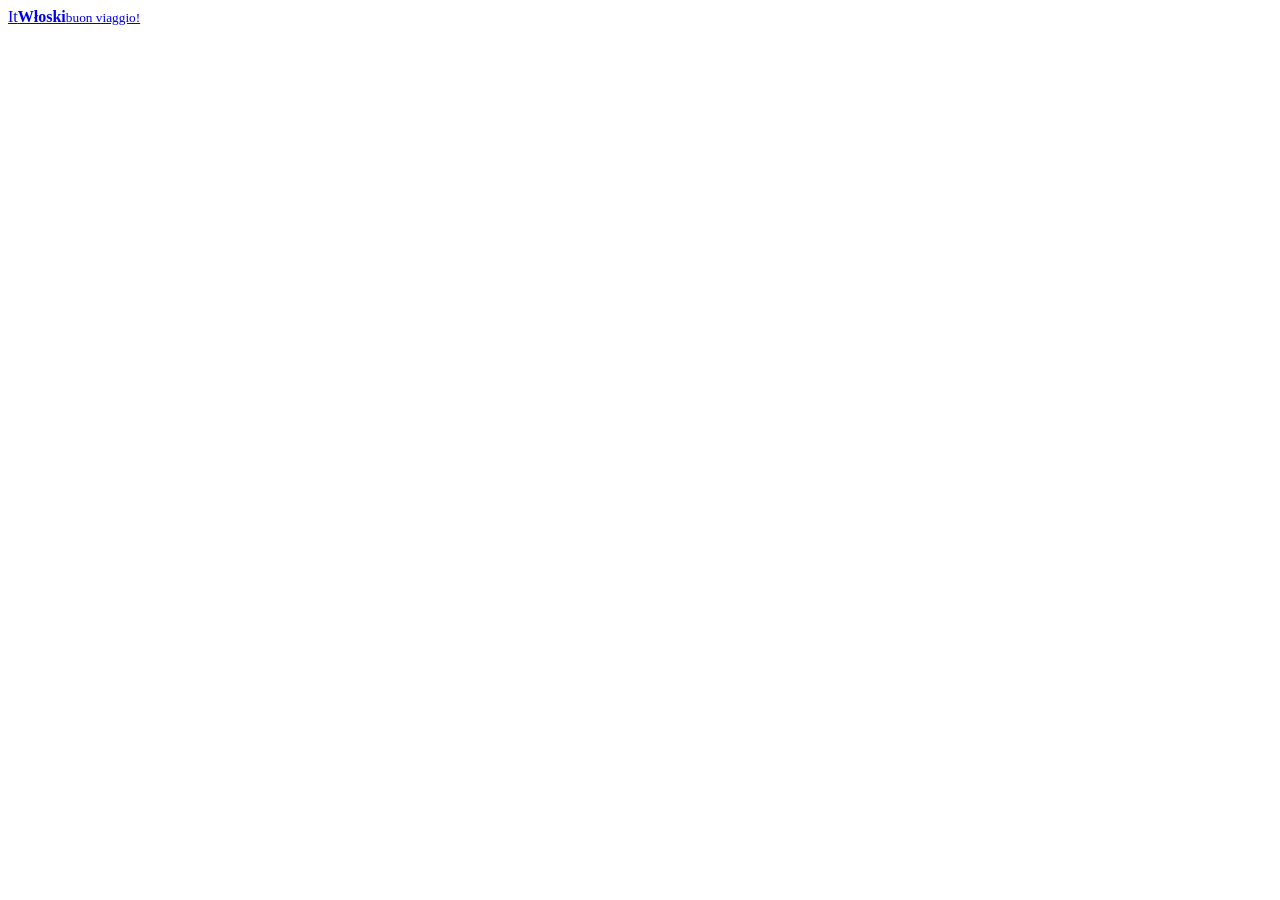
<file: src/index.html>
<!doctype html>
<html lang="pl">
<head>
<meta charset="utf-8">
<meta name="viewport" content="width=device-width, initial-scale=1, viewport-fit=cover">
<title>Włoski</title>
<meta name="description" content="Włoski dla Polaków z naciskiem na podróż: rozmówki offline, symulacje rozmów, dekoder menu, słuchanie komunikatów, ścieżka podróży i dalsze poziomy A2–C2.">
<meta name="theme-color" content="#f7f1e6">
<meta name="apple-mobile-web-app-capable" content="yes">
<meta name="mobile-web-app-capable" content="yes">
<meta name="apple-mobile-web-app-status-bar-style" content="default">
<meta name="apple-mobile-web-app-title" content="Włoski">
<!--PWA-->
<link rel="preconnect" href="https://fonts.googleapis.com">
<link rel="preconnect" href="https://fonts.gstatic.com" crossorigin>
<link rel="stylesheet" href="https://fonts.googleapis.com/css2?family=Lora:ital,wght@0,400;0,500;0,700;1,400&family=Nunito:wght@400;600;700;800&display=swap">
<link rel="icon" href="data:image/svg+xml,%3Csvg xmlns='http://www.w3.org/2000/svg' viewBox='0 0 32 32'%3E%3Crect width='32' height='32' rx='8' fill='%23c8553d'/%3E%3Ctext x='16' y='22' font-family='Georgia' font-size='18' font-weight='700' fill='white' text-anchor='middle'%3EIt%3C/text%3E%3C/svg%3E">
<!--CSS-->
</head>
<body>
<div class="app">
  <aside class="side" aria-label="Menu główne">
    <a class="brand" href="#/start"><span class="ini">It</span><span><b>Włoski</b><small>buon viaggio!</small></span></a>
    <nav class="nav" id="nav"></nav>
  </aside>
  <div class="col">
    <div class="status" id="status" aria-label="Postęp dnia"></div>
    <main class="main" id="main"></main>
  </div>
</div>
<nav class="bottomnav" id="bnav" aria-label="Nawigacja"></nav>
<div id="toasts" aria-live="polite"></div>
<!--JS-->
</body>
</html>
</file>
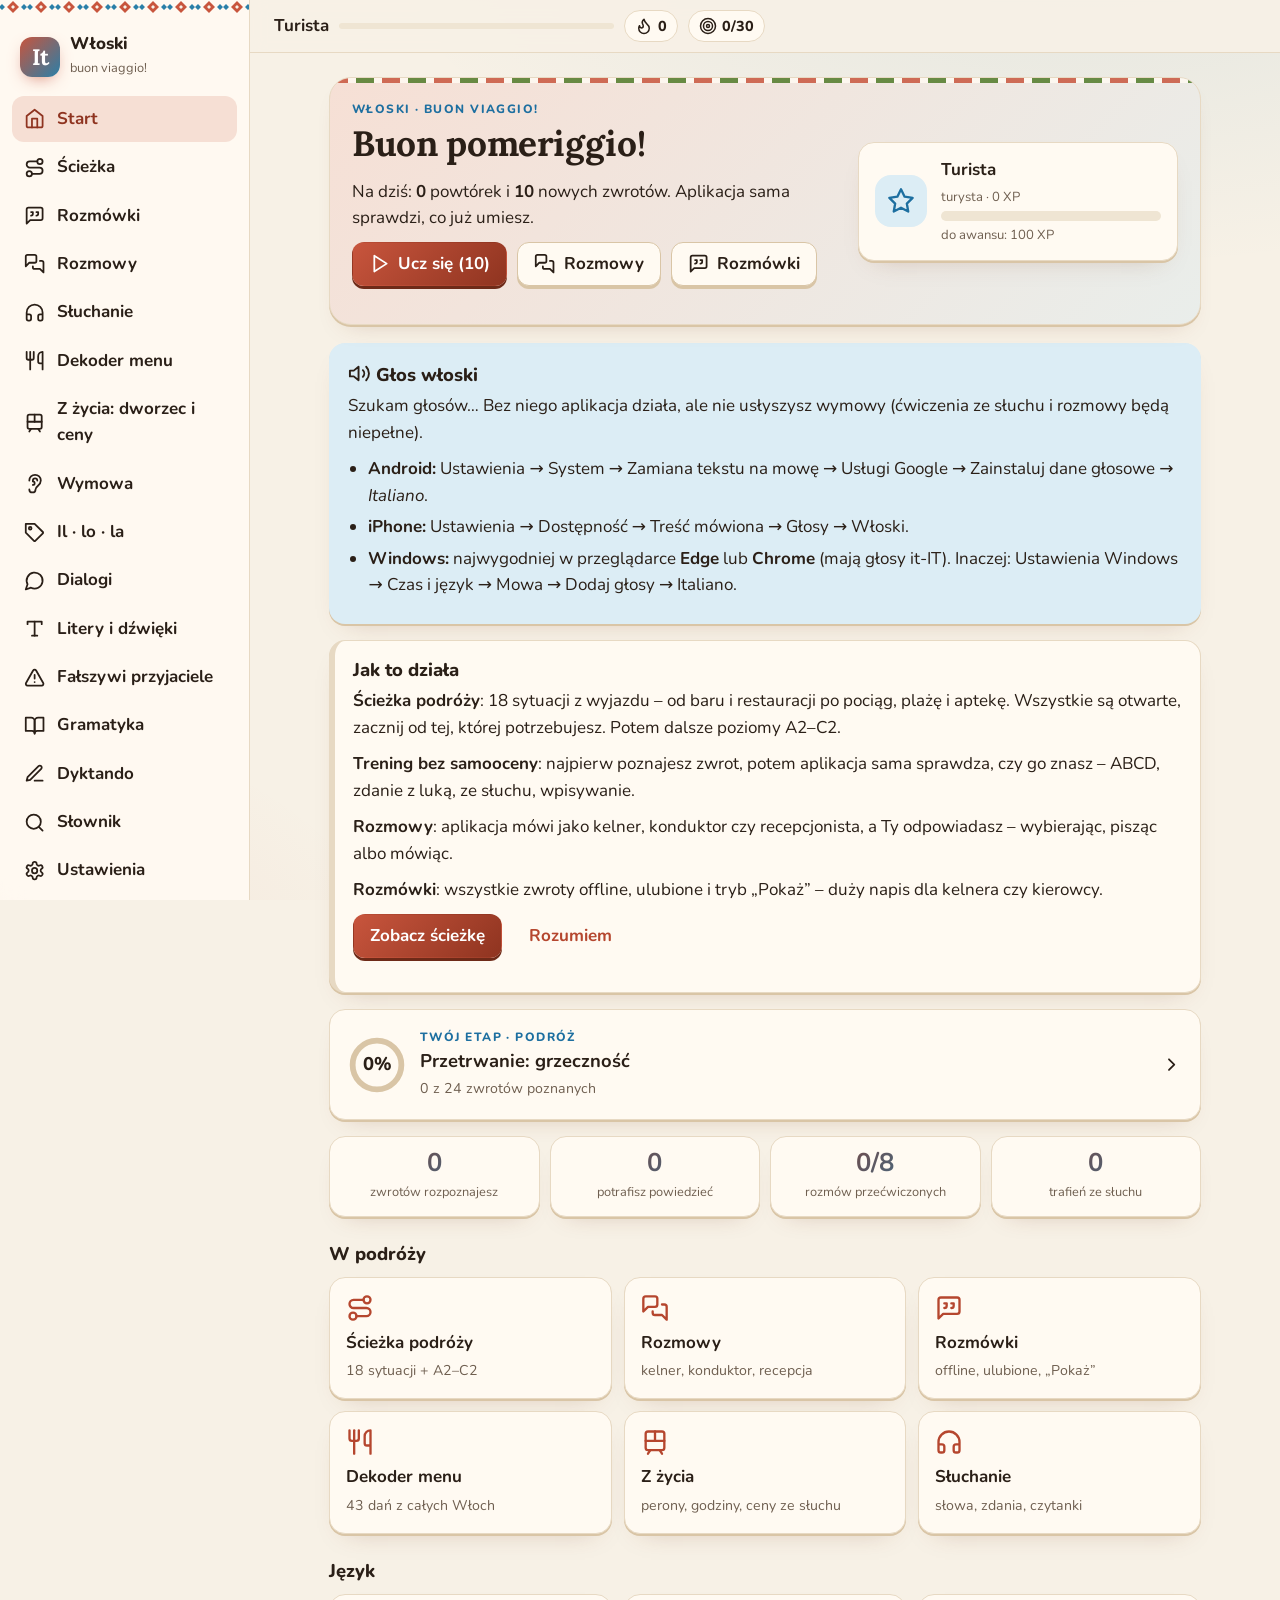
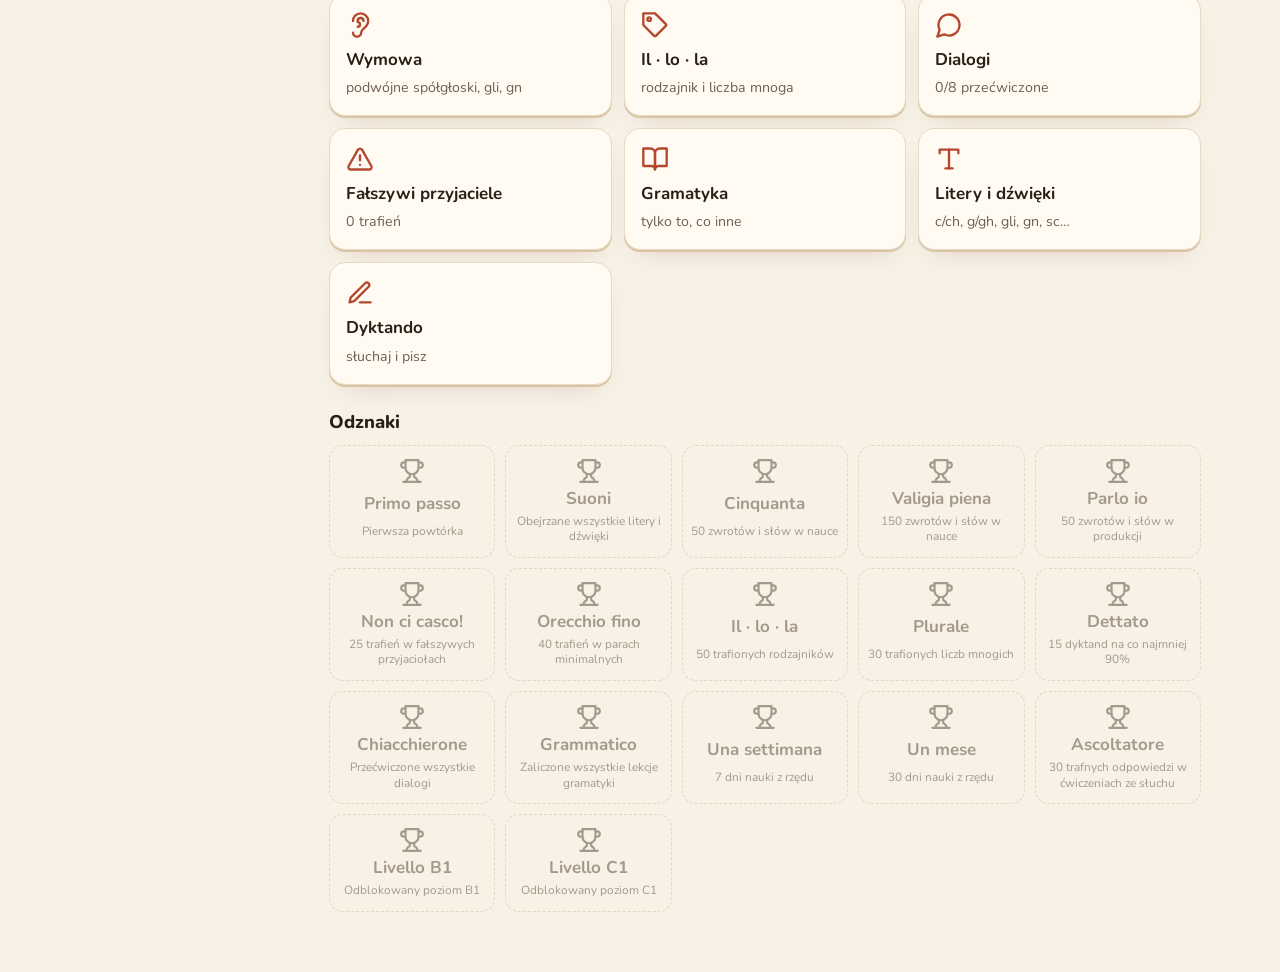
<file: Wloski_w_podrozy.html>
<!doctype html>
<html lang="pl">
<head>
<meta charset="utf-8">
<meta name="viewport" content="width=device-width, initial-scale=1, viewport-fit=cover">
<title>Włoski</title>
<meta name="description" content="Włoski dla Polaków z naciskiem na podróż: rozmówki offline, symulacje rozmów, dekoder menu, słuchanie komunikatów, ścieżka podróży i dalsze poziomy A2–C2.">
<meta name="theme-color" content="#f7f1e6">
<meta name="apple-mobile-web-app-capable" content="yes">
<meta name="mobile-web-app-capable" content="yes">
<meta name="apple-mobile-web-app-status-bar-style" content="default">
<meta name="apple-mobile-web-app-title" content="Włoski">

<link rel="preconnect" href="https://fonts.googleapis.com">
<link rel="preconnect" href="https://fonts.gstatic.com" crossorigin>
<link rel="stylesheet" href="https://fonts.googleapis.com/css2?family=Lora:ital,wght@0,400;0,500;0,700;1,400&family=Nunito:wght@400;600;700;800&display=swap">
<link rel="icon" href="data:image/svg+xml,%3Csvg xmlns='http://www.w3.org/2000/svg' viewBox='0 0 32 32'%3E%3Crect width='32' height='32' rx='8' fill='%23c8553d'/%3E%3Ctext x='16' y='22' font-family='Georgia' font-size='18' font-weight='700' fill='white' text-anchor='middle'%3EIt%3C/text%3E%3C/svg%3E">
<style>
/* ============================================================
   WŁOSKI W PODRÓŻY – system wizualny
   Paleta śródziemnomorska: krem, terakota, oliwka, błękit morza.
   Domyślnie jasny motyw; ciemny („wieczór w Toskanii”) jako opcja.
   ============================================================ */
:root, :root[data-theme="light"] {
  --bg: #f7f1e6; --bg2: #efe5d3; --surface: #fffaf2; --surface2: #f8efe1; --ink: #2a1f17; --muted: #6f5f50; --line: #e7d9c3; --line2: #d9c5a6;
  --primary: #b5462e; --primary-d: #8f3420; --primary-soft: #f6dfd4; --on-primary: #ffffff; --fill: #c8553d;
  --gold: #1d6fa0; --gold-l: #2a7fa8; --gold-soft: #dcedf5;
  --red: #b5462e; --red-soft: #f6dfd4;
  --ok: #4f7a28; --ok-soft: #e6eed8; --bad: #b42318; --bad-soft: #fbe3df; --mid: #a16207; --mid-soft: #fef3c7;
  --st: #b5462e; --g-m: #1d6fa0; --g-f: #b5462e;
  --glow: radial-gradient(1200px 600px at 85% -10%, rgba(42, 127, 168, .10), transparent 60%), radial-gradient(900px 500px at -10% 110%, rgba(200, 85, 61, .10), transparent 60%);
  --sans: 'Nunito', 'Segoe UI', system-ui, -apple-system, Roboto, sans-serif;
  --serif: 'Lora', Georgia, 'Times New Roman', serif;
  --clay: 0 2px 0 var(--line2), 0 12px 26px -18px rgba(120, 60, 30, .35);
  --r: 16px;
  color-scheme: light;
}
:root[data-theme="dark"] {
  --bg: #17120e; --bg2: #1f1812; --surface: #221a14; --surface2: #2a2018; --ink: #f6ecdd; --muted: #c4b29b; --line: #3a2d22; --line2: #4d3c2d;
  --primary: #e98a6b; --primary-d: #f4ab90; --primary-soft: #4a2418; --on-primary: #1c0f08; --fill: #c8553d;
  --gold: #6cc3e8; --gold-l: #8fd4f0; --gold-soft: #123445;
  --red: #e98a6b; --red-soft: #4a2418;
  --ok: #9cc46a; --ok-soft: #23301a; --bad: #f08a80; --bad-soft: #4a1d18; --mid: #f2b134; --mid-soft: #3d2c0a;
  --st: #f4ab90; --g-m: #6cc3e8; --g-f: #f4ab90;
  --glow: radial-gradient(1200px 600px at 85% -10%, rgba(200, 85, 61, .18), transparent 60%), radial-gradient(900px 500px at -10% 110%, rgba(42, 127, 168, .12), transparent 60%);
  --clay: 0 2px 0 #0b0806, 0 14px 30px -18px rgba(200, 85, 61, .45);
  color-scheme: dark;
}
* { box-sizing: border-box; }
html { -webkit-text-size-adjust: 100%; }
html, body { margin: 0; }
body { background: var(--bg); color: var(--ink); font: 17px/1.55 var(--sans); -webkit-font-smoothing: antialiased; overflow-x: hidden; }
a { color: var(--primary); text-underline-offset: 2px; }
button, input, select { font: inherit; color: inherit; }
h1, h2, h3 { line-height: 1.2; margin: 0 0 .4em; }
h1 { font-size: 1.7rem; font-weight: 800; letter-spacing: -.01em; }
h2 { font-size: 1.15rem; font-weight: 800; }
p { margin: 0 0 .6em; }
.ic { width: 1.25em; height: 1.25em; fill: none; stroke: currentColor; stroke-width: 2; stroke-linecap: round; stroke-linejoin: round; flex: none; vertical-align: -.22em; }
[lang="uk"], .ua { font-family: var(--serif); }
.st { color: var(--st); font-weight: 700; }
.muted { color: var(--muted); }
.small { font-size: .88rem; }
.center { text-align: center; justify-content: center; }
kbd { font: 600 .7rem var(--sans); border: 1px solid var(--line2); border-radius: 5px; padding: 0 .35em; color: var(--muted); margin-left: .4em; }
@media (hover: none) { kbd { display: none; } }

/* ---------- Szkielet ---------- */
.app { display: flex; min-height: 100vh; }
.side { width: 250px; flex: none; position: sticky; top: 0; height: 100vh; overflow-y: auto; background: var(--surface); border-right: 1px solid var(--line); padding: 0 12px 20px; }
.side::before { content: ''; display: block; height: 14px; margin: 0 -12px 14px; background: var(--emb) repeat-x center / auto 14px; }
.brand { display: flex; gap: 10px; align-items: center; padding: 6px 8px 16px; text-decoration: none; color: var(--ink); }
.brand .ini { width: 40px; height: 40px; border-radius: 12px; background: var(--primary); color: #fff; display: grid; place-items: center; font: 700 1.4rem var(--serif); box-shadow: inset 0 -5px 0 var(--gold-l); }
.brand b { display: block; font-weight: 800; line-height: 1.15; }
.brand small { color: var(--muted); font-size: .8rem; }
.nav a { display: flex; gap: 12px; align-items: center; padding: 10px 12px; border-radius: 12px; text-decoration: none; color: var(--ink); font-weight: 700; margin-bottom: 2px; }
.nav a:hover { background: var(--surface2); }
.nav a.on { background: var(--primary-soft); color: var(--primary-d); }
.col { flex: 1; min-width: 0; }
.status { position: sticky; top: 0; z-index: 20; display: flex; gap: 10px; align-items: center; padding: 10px 24px; background: color-mix(in srgb, var(--bg) 88%, transparent); backdrop-filter: blur(8px); border-bottom: 1px solid var(--line); }
.status .lv { display: flex; align-items: center; gap: 10px; text-decoration: none; color: var(--ink); flex: 1; max-width: 340px; min-width: 0; }
.status .lvn { font-weight: 700; white-space: nowrap; }
.status .bar { flex: 1; }
.pill { display: inline-flex; gap: 5px; align-items: center; padding: 4px 10px; border-radius: 99px; background: var(--surface); border: 1px solid var(--line); font-weight: 800; font-size: .9rem; white-space: nowrap; }
.pill.hot { color: var(--red); }
.pill.goal.done { background: var(--ok-soft); color: var(--ok); border-color: transparent; }
.main { max-width: 920px; margin: 0 auto; padding: 24px 24px 60px; }
.bottomnav { display: none; }
@media (max-width: 860px) {
  .side { display: none; }
  .status { padding: 8px 16px; }
  .main { padding: 16px 16px calc(96px + env(safe-area-inset-bottom)); }
  .bottomnav { display: flex; position: fixed; left: 0; right: 0; bottom: 0; z-index: 30; background: var(--surface); border-top: 1px solid var(--line); padding: 6px 4px calc(6px + env(safe-area-inset-bottom)); }
  .bottomnav a { flex: 1; display: flex; flex-direction: column; align-items: center; gap: 2px; padding: 6px 2px; text-decoration: none; color: var(--muted); font-size: .72rem; font-weight: 700; border-radius: 12px; min-height: 48px; }
  .bottomnav a .ic { width: 24px; height: 24px; }
  .bottomnav a.on { color: var(--primary); background: var(--primary-soft); }
  h1 { font-size: 1.45rem; }
}

/* ---------- Elementy ---------- */
.card { background: var(--surface); border: 1px solid var(--line); border-radius: var(--r); box-shadow: var(--clay); padding: 18px; margin-bottom: 16px; }
.card.note { background: var(--surface2); }
.card.warn { background: var(--gold-soft); border-color: transparent; }
.card.warn ul { padding-left: 1.2em; margin: .4em 0; }
.card.warn li { margin-bottom: .3em; }
.btn { display: inline-flex; align-items: center; justify-content: center; gap: 8px; min-height: 44px; padding: 8px 16px; border-radius: 12px; border: 1px solid var(--line2); background: var(--surface); color: var(--ink); font-weight: 700; text-decoration: none; cursor: pointer; box-shadow: 0 3px 0 var(--line2); transition: transform .08s, box-shadow .08s, background .15s; }
.btn:hover { background: var(--surface2); }
.btn:active { transform: translateY(2px); box-shadow: 0 1px 0 var(--line2); }
.btn:disabled { opacity: .55; cursor: default; }
.btn.primary { background: var(--primary); border-color: var(--primary-d); color: #fff; box-shadow: 0 3px 0 var(--primary-d); }
.btn.primary:hover { filter: brightness(1.07); }
:root[data-theme="dark"] .btn.primary { color: #ffffff; }
@media (prefers-color-scheme: dark) { :root:not([data-theme="light"]) .btn.primary { color: #ffffff; } }
.btn.ghost { background: transparent; box-shadow: none; border-color: transparent; color: var(--primary); }
.btn.danger { color: var(--bad); }
.btn.block { display: flex; width: 100%; }
.row { display: flex; flex-wrap: wrap; gap: 10px; align-items: center; margin: 10px 0 16px; }
.bar { height: 10px; border-radius: 99px; background: var(--bg2); overflow: hidden; }
.bar i { display: block; height: 100%; background: var(--primary); border-radius: 99px; transition: width .4s; }
.bar.gold i { background: var(--gold-l); }
.bar.thin { height: 6px; }
.tag { display: inline-flex; align-items: center; gap: 4px; font-size: .75rem; font-weight: 800; padding: 2px 9px; border-radius: 99px; background: var(--surface2); color: var(--muted); white-space: nowrap; }
.tag .ic { width: 1em; height: 1em; }
.sim-t { background: var(--ok-soft); color: var(--ok); }
.sim-p { background: var(--primary-soft); color: var(--primary-d); }
.sim-f { background: var(--red-soft); color: var(--red); }
.sim-o { background: var(--gold-soft); color: var(--gold); }
.say { display: inline-grid; place-items: center; width: 40px; height: 40px; border-radius: 50%; border: 1px solid var(--line2); background: var(--primary-soft); color: var(--primary-d); cursor: pointer; vertical-align: middle; flex: none; position: relative; }
.say.slow { width: auto; padding: 0 10px; border-radius: 99px; gap: 4px; display: inline-flex; align-items: center; }
.say.slow small { font-weight: 800; font-size: .72rem; }
.say.speaking, .say-chip.speaking { animation: pulse 1s infinite; }
@keyframes pulse { 50% { box-shadow: 0 0 0 6px color-mix(in srgb, var(--primary) 25%, transparent); } }
.chip { display: inline-flex; align-items: center; gap: 6px; padding: 6px 12px; border-radius: 99px; border: 1px solid var(--line2); background: var(--surface); text-decoration: none; color: var(--ink); font-weight: 700; font-size: .9rem; cursor: pointer; min-height: 40px; }
.chip.on { background: var(--primary); color: #fff; border-color: var(--primary-d); }
.chips { display: flex; gap: 8px; flex-wrap: wrap; margin-bottom: 16px; }
.tr { display: block; font: italic .9rem var(--sans); color: var(--muted); }
.sec { margin: 26px 0 12px; }
.phead { margin-bottom: 18px; }
.phead .lead { color: var(--muted); max-width: 64ch; }
.backl { display: inline-flex; align-items: center; gap: 4px; text-decoration: none; font-weight: 700; margin-bottom: 8px; min-height: 40px; }

/* ---------- Start ---------- */
.hero { display: grid; grid-template-columns: 1fr 320px; gap: 18px; align-items: center; margin-bottom: 18px; }
.kicker { text-transform: uppercase; letter-spacing: .12em; font-size: .75rem; font-weight: 800; color: var(--red); margin-bottom: .3em; }
.hero h1 { font-family: var(--serif); font-size: 2.2rem; }
.lvcard { display: flex; gap: 14px; align-items: center; background: var(--surface); border: 1px solid var(--line); border-radius: var(--r); box-shadow: var(--clay); padding: 14px 16px; }
.lvcard > div { flex: 1; display: grid; gap: 4px; }
.lvcard small { color: var(--muted); font-size: .82rem; }
.lvbadge { width: 52px; height: 52px; border-radius: 16px; background: var(--gold-soft); color: var(--gold); display: grid; place-items: center; flex: none; }
.lvbadge .ic { width: 28px; height: 28px; }
.intro { border-left: 6px solid var(--gold-l); }
.duo { display: grid; grid-template-columns: 1fr 1fr; gap: 16px; }
.dir { display: grid; gap: 10px; margin: 0; }
.dirh { display: flex; justify-content: space-between; align-items: baseline; }
.dirh h2 { margin: 0; }
.arrow { font-size: .8rem; font-weight: 800; color: var(--muted); background: var(--surface2); border-radius: 99px; padding: 2px 10px; }
.nums { display: grid; grid-template-columns: repeat(3, 1fr); gap: 8px; text-align: center; }
.nums b { display: block; font-size: 1.6rem; line-height: 1.1; }
.nums small { color: var(--muted); font-size: .78rem; }
.tiles { display: grid; grid-template-columns: repeat(3, 1fr); gap: 12px; }
.tile { display: grid; gap: 4px; padding: 16px; background: var(--surface); border: 1px solid var(--line); border-radius: var(--r); box-shadow: var(--clay); text-decoration: none; color: var(--ink); transition: transform .12s; }
.tile:hover { transform: translateY(-2px); }
.tile .ic { width: 28px; height: 28px; color: var(--primary); margin-bottom: 4px; }
.tile small { color: var(--muted); }
.badges { display: grid; grid-template-columns: repeat(auto-fill, minmax(150px, 1fr)); gap: 10px; }
.bdg { display: grid; gap: 2px; justify-items: center; text-align: center; padding: 12px 8px; border-radius: 14px; border: 1px dashed var(--line2); color: var(--muted); opacity: .6; }
.bdg .ic { width: 26px; height: 26px; }
.bdg small { font-size: .74rem; line-height: 1.3; }
.bdg.got { opacity: 1; border: 1px solid transparent; background: var(--gold-soft); color: var(--ink); }
.bdg.got .ic { color: var(--gold); }
@media (max-width: 860px) {
  .hero { grid-template-columns: 1fr; }
  .hero h1 { font-size: 1.8rem; }
  .duo { grid-template-columns: 1fr; }
  .tiles { grid-template-columns: 1fr 1fr; }
}

/* ---------- Słówka ---------- */
.topics { display: grid; grid-template-columns: repeat(auto-fill, minmax(220px, 1fr)); gap: 12px; }
.topic { display: grid; gap: 6px; text-decoration: none; color: var(--ink); margin: 0; }
.topic small { color: var(--muted); }
.tb { display: grid; grid-template-columns: 44px 1fr; align-items: center; gap: 8px; font-size: .75rem; color: var(--muted); }
.sessbar { display: flex; align-items: center; gap: 12px; margin-bottom: 14px; font-weight: 800; color: var(--muted); font-size: .9rem; }
.sessbar .bar { flex: 1; }
.fc { text-align: center; position: relative; padding: 26px 18px; }
.fc .meta { color: var(--muted); font-size: .85rem; font-weight: 700; margin-bottom: 8px; }
.newtag { position: absolute; top: 12px; right: 12px; font-size: .72rem; font-weight: 800; background: var(--gold-soft); color: var(--gold); padding: 2px 10px; border-radius: 99px; }
.big { font-size: 2.3rem; line-height: 1.25; margin: 6px 0; }
.big .ua { font-size: inherit; }
.big .tr { font-size: 1rem; margin-top: 4px; }
.big.pl { font-family: var(--sans); font-weight: 800; font-size: 1.7rem; }
.bigish { font-size: 1.45rem; }
.sayrow { display: flex; justify-content: center; gap: 8px; margin: 8px 0; }
.back { margin-top: 14px; padding-top: 14px; border-top: 1px dashed var(--line2); display: grid; gap: 8px; justify-items: center; }
.back .pl { font-size: 1.35rem; font-weight: 800; }
.forms { color: var(--muted); font-size: 1rem; }
.tags { display: flex; gap: 6px; flex-wrap: wrap; justify-content: center; }
.ex { background: var(--surface2); border-radius: 12px; padding: 10px 14px; width: 100%; }
.ex p { margin: 0 0 4px; }
.ex p[lang] { font-size: 1.12rem; }
.actions { margin-top: 4px; }
.actions.sticky { position: sticky; bottom: calc(80px + env(safe-area-inset-bottom)); z-index: 5; }
@media (min-width: 861px) { .actions.sticky { bottom: 16px; } }
.grades { display: grid; grid-template-columns: repeat(auto-fit, minmax(110px, 1fr)); gap: 8px; }
.grades .btn { flex-direction: column; gap: 0; min-height: 60px; }
.grades .btn small { font-weight: 600; color: var(--muted); font-size: .76rem; }
.grades .btn kbd { position: absolute; display: none; }
.grades .g1 { border-color: var(--bad); color: var(--bad); }
.grades .g3 { color: var(--mid); }
.grades .g4 { border-color: var(--primary); color: var(--primary-d); }
.grades .g5 { color: var(--ok); }
.ansrow { display: flex; gap: 8px; margin: 16px 0 10px; }
.answer { flex: 1; min-width: 0; min-height: 52px; padding: 10px 14px; border-radius: 12px; border: 2px solid var(--line2); background: var(--surface2); font: 1.35rem var(--serif); }
.answer:focus { outline: none; border-color: var(--primary); }
.verdict { padding: 8px 12px; border-radius: 12px; margin: 6px 0 8px; display: inline-block; }
.verdict.ok { background: var(--ok-soft); } .verdict.bad { background: var(--bad-soft); } .verdict.typo, .verdict.half { background: var(--mid-soft); }
.okc { color: var(--ok); } .badc { color: var(--bad); } .mid { color: var(--mid); }

/* klawiatura ekranowa */
.kb { display: grid; gap: 6px; margin: 6px auto 0; max-width: 620px; user-select: none; -webkit-user-select: none; }
.kb-row { display: flex; gap: 4px; justify-content: center; }
.key { flex: 1; max-width: 50px; min-height: 46px; padding: 0; border-radius: 9px; border: 1px solid var(--line2); background: var(--surface); box-shadow: 0 2px 0 var(--line2); font: 1.15rem var(--serif); cursor: pointer; touch-action: manipulation; }
.key:active { transform: translateY(2px); box-shadow: none; background: var(--primary-soft); }
.key.wide { max-width: 90px; flex: 1.6; font-family: var(--sans); font-weight: 800; font-size: 1rem; }
.key.space { max-width: 300px; flex: 5; font-family: var(--sans); font-size: .85rem; color: var(--muted); }
.key.ent { background: var(--primary); color: #fff; border-color: var(--primary-d); }
@media (max-width: 420px) { .kb-row { gap: 3px; } .key { min-height: 44px; font-size: 1.05rem; border-radius: 7px; } }

/* test wejściowy */
.tgrid { display: grid; grid-template-columns: repeat(auto-fill, minmax(150px, 1fr)); gap: 8px; margin-bottom: 16px; }
.tw { display: grid; gap: 2px; padding: 12px; border-radius: 12px; border: 1px solid var(--line2); background: var(--surface); cursor: pointer; text-align: left; min-height: 56px; }
.tw .ua { font-size: 1.2rem; }
.tw small { display: none; color: var(--ok); font-weight: 700; }
.tw.on { background: var(--ok-soft); border-color: var(--ok); }
.tw.on small { display: block; }

/* słownik */
.filters { display: grid; grid-template-columns: 2fr 1fr 1fr; gap: 8px; margin-bottom: 14px; }
.filters input, .filters select, .form input, .form select { min-height: 44px; padding: 8px 12px; border-radius: 12px; border: 1px solid var(--line2); background: var(--surface); }
@media (max-width: 640px) { .filters { grid-template-columns: 1fr 1fr; } .filters input { grid-column: 1 / -1; } }
.wlist { display: grid; gap: 8px; }
.wrow { display: flex; gap: 12px; align-items: flex-start; background: var(--surface); border: 1px solid var(--line); border-radius: 14px; padding: 10px 12px; }
.wmain { flex: 1; min-width: 0; }
.wmain .ua { font-size: 1.2rem; }
.wmain .pl { font-weight: 700; }
.wmain .forms { font-size: .9rem; }
.wside { display: grid; justify-items: end; gap: 6px; }
.dots { display: flex; gap: 4px; }
.dots i { width: 10px; height: 10px; border-radius: 50%; background: var(--bg2); border: 1px solid var(--line2); }
.dots i.l { background: var(--gold-l); } .dots i.k { background: var(--ok); }
@media (max-width: 520px) { .wside .tag { display: none; } }

/* fałszywi przyjaciele */
.ff { display: grid; grid-template-columns: repeat(auto-fill, minmax(260px, 1fr)); gap: 12px; }
.ffc { margin: 0; }
.ffh { display: flex; gap: 10px; align-items: center; margin-bottom: 6px; }
.ffh .tr { display: inline; margin-left: 6px; }
.eq { color: var(--ok); margin: 0; }
.neq { color: var(--red); }
.opts { display: grid; gap: 10px; margin: 10px 0; }
.opts.two { grid-template-columns: 1fr 1fr; }
.opt { min-height: 54px; flex-direction: column; gap: 0; }
.opt small { color: var(--muted); font-weight: 600; }
.opt.right { background: var(--ok-soft); border-color: var(--ok); color: var(--ok); opacity: 1; }
.opt.wrong { background: var(--bad-soft); border-color: var(--bad); color: var(--bad); opacity: 1; }

/* wymowa */
.rules { display: grid; gap: 12px; }
.rule { margin: 0; }
.exs { display: flex; gap: 8px; flex-wrap: wrap; }
.say-chip .ua, .say-chip span { font-size: 1.1rem; }
.big-say { min-height: 56px; font-size: 1.1rem; }
.letters { display: flex; justify-content: center; gap: 2px; flex-wrap: wrap; margin-top: 10px; }
.lt { font: 2.3rem/1.3 var(--serif); padding: 2px 3px; }
.lt.v { min-width: 48px; min-height: 60px; border-radius: 12px; border: 2px dashed var(--line2); background: var(--surface2); cursor: pointer; }
.lt.v:hover { border-color: var(--primary); }
.lt.v.right { background: var(--ok-soft); border: 2px solid var(--ok); color: var(--ok); }
.lt.v.wrong { background: var(--bad-soft); border: 2px solid var(--bad); color: var(--bad); }
.gap { color: var(--primary); border-bottom: 3px solid var(--primary); padding: 0 .1em; }

/* dialogi */
.dlist { display: grid; gap: 10px; }
.dl { display: flex; gap: 14px; align-items: center; text-decoration: none; color: var(--ink); margin: 0; }
.dl > .ic { width: 26px; height: 26px; color: var(--primary); }
.dl > div { flex: 1; display: grid; }
.dl small { color: var(--muted); }
.num { width: 34px; height: 34px; border-radius: 10px; background: var(--primary-soft); color: var(--primary-d); display: grid; place-items: center; font-weight: 800; flex: none; }
.dctl { display: flex; flex-wrap: wrap; gap: 8px; align-items: center; margin-bottom: 10px; }
.chatlog { display: grid; gap: 10px; margin: 16px 0; }
.bub { max-width: 82%; padding: 10px 14px 8px; border-radius: 18px; background: var(--surface); border: 1px solid var(--line); box-shadow: var(--clay); transition: box-shadow .2s, transform .2s; }
.bub.r0 { justify-self: start; border-bottom-left-radius: 6px; }
.bub.r1 { justify-self: end; border-bottom-right-radius: 6px; background: var(--primary-soft); }
.bub.now { box-shadow: 0 0 0 3px var(--gold-l); transform: scale(1.01); }
.who { font-size: .78rem; font-weight: 800; color: var(--red); }
.utt { font-size: 1.2rem; line-height: 1.4; }
.plt { color: var(--muted); font-size: .92rem; margin-top: 2px; }
.reveal { border: 1px dashed var(--line2); background: transparent; border-radius: 10px; padding: 4px 12px; color: var(--muted); cursor: pointer; font: 700 .9rem var(--sans); }
.tools { display: flex; gap: 4px; flex-wrap: wrap; margin-top: 6px; }
.tb1 { display: inline-flex; gap: 4px; align-items: center; border: 1px solid var(--line2); background: var(--surface); border-radius: 99px; min-height: 36px; padding: 0 10px; cursor: pointer; color: var(--primary-d); }
.tb1 small { font-weight: 800; font-size: .72rem; }
.tb1.rec { background: var(--red); color: #fff; border-color: var(--red); animation: pulse 1s infinite; }
.srres { font-size: .88rem; margin-top: 4px; }
.yourturn { border: 2px solid var(--gold-l); }
@media (max-width: 520px) { .bub { max-width: 94%; } }

/* dyktando */
.dict { font-size: 1.3rem; line-height: 1.6; }
.okw { color: var(--ok); }
.badw { color: var(--bad); text-decoration: underline wavy; text-underline-offset: 4px; }

/* gramatyka */
.lesson p { max-width: 70ch; }
.tbl { border-collapse: collapse; margin: 8px 0 14px; width: 100%; }
.tbl td { border-bottom: 1px solid var(--line); padding: 8px 10px; vertical-align: top; }
.tbl td[lang] { font-size: 1.12rem; }
.tbl b { color: var(--red); }
.qz { margin-bottom: 12px; }
.qz .opts { grid-template-columns: 1fr; }
.qz .opt { align-items: flex-start; text-align: left; font-family: var(--serif); font-size: 1.1rem; font-weight: 500; }
.empty { text-align: center; padding: 30px 18px; }
.empty .row { justify-content: center; }

/* alfabet */
.abc { display: grid; grid-template-columns: repeat(auto-fill, minmax(78px, 1fr)); gap: 8px; }
.lt-tile { position: relative; display: grid; gap: 0; justify-items: center; padding: 10px 4px; border-radius: 14px; border: 1px solid var(--line2); background: var(--surface); box-shadow: 0 3px 0 var(--line2); cursor: pointer; min-height: 72px; }
.lt-tile b { font: 1.5rem var(--serif); }
.lt-tile small { color: var(--muted); font-size: .78rem; }
.lt-tile.seen { background: var(--surface2); }
.lt-tile.on { border-color: var(--primary); background: var(--primary-soft); }
.lt-tile .dot { position: absolute; top: 7px; right: 8px; width: 8px; height: 8px; border-radius: 50%; background: var(--red); }
.letter { display: flex; gap: 20px; align-items: center; }
.lbig { font: 4rem/1 var(--serif); color: var(--primary); min-width: 110px; text-align: center; }
.ipa { color: var(--muted); }
.exw { display: flex; gap: 10px; align-items: center; flex-wrap: wrap; }
.exw .tr { display: inline; }
@media (max-width: 520px) { .letter { flex-direction: column; text-align: center; } .exw { justify-content: center; } }

/* ustawienia */
.form { display: grid; gap: 12px; }
.form label { display: flex; justify-content: space-between; gap: 12px; align-items: center; flex-wrap: wrap; font-weight: 700; }
.form input[type=number] { width: 100px; }
.sw { display: flex; gap: 10px; align-items: center; font-weight: 700; cursor: pointer; min-height: 40px; }
.form .sw { justify-content: flex-start; }
.sw input { width: 20px; height: 20px; accent-color: var(--primary); }

/* toasty, konfetti */
#toasts { position: fixed; top: 64px; right: 16px; z-index: 100; display: grid; gap: 8px; pointer-events: none; }
.toast { background: var(--surface); border: 1px solid var(--line); border-left: 6px solid var(--primary); border-radius: 12px; padding: 10px 14px; box-shadow: var(--clay); display: grid; min-width: 220px; animation: tin .3s; }
.toast span { color: var(--muted); font-size: .88rem; }
.toast.badge, .toast.level { border-left-color: var(--gold-l); }
.toast.goal { border-left-color: var(--ok); }
.toast.out { opacity: 0; transform: translateX(20px); transition: .4s; }
@keyframes tin { from { opacity: 0; transform: translateY(-10px); } }
.confetti { position: fixed; inset: 0; pointer-events: none; z-index: 99; }
@media (max-width: 860px) { #toasts { left: 16px; right: 16px; top: 56px; } }
@media (prefers-reduced-motion: reduce) { *, *::before, *::after { animation: none !important; transition: none !important; } }
:focus-visible { outline: 3px solid var(--gold-l); outline-offset: 2px; }

/* pas haftu (вишивка) */
:root { --emb: url("data:image/svg+xml,%3Csvg xmlns='http://www.w3.org/2000/svg' width='28' height='14' viewBox='0 0 28 14'%3E%3Cpath d='M14 1l6 6-6 6-6-6z' fill='%23c8553d'/%3E%3Cpath d='M14 5l2 2-2 2-2-2z' fill='%23f7f1e6'/%3E%3Cpath d='M0 7l3-3 3 3-3 3zM22 7l3-3 3 3-3 3z' fill='%232a7fa8'/%3E%3C/svg%3E"); }

/* ============================================================
   Czarno-fioletowy: nadpisania i nowe elementy (ścieżka, trening, słuchanie)
   ============================================================ */
body { background: var(--glow), var(--bg); background-attachment: fixed; }
.side, .bottomnav { background: color-mix(in srgb, var(--surface) 92%, transparent); backdrop-filter: blur(10px); }
.brand .ini { background: linear-gradient(135deg, #c8553d, #2a7fa8); box-shadow: 0 6px 18px -8px #c8553d; color: #fff; }
.btn.primary, :root[data-theme="dark"] .btn.primary { background: linear-gradient(135deg, var(--fill), #8f3420); border-color: transparent; color: #fff; box-shadow: 0 3px 0 #6e2a18, 0 10px 24px -12px #c8553d; }
:root[data-theme="light"] .btn.primary { box-shadow: 0 3px 0 #6e2a18; }
.chip.on { background: var(--fill); color: #fff; border-color: var(--fill); }
.key.ent { background: var(--fill); color: #fff; border-color: var(--fill); }
.bar i { background: linear-gradient(90deg, #c8553d, #2a7fa8); }
.hero { background: linear-gradient(135deg, rgba(200, 85, 61, .28), rgba(42, 127, 168, .12)), var(--surface); border: 1px solid var(--line); border-radius: 22px; padding: 22px; box-shadow: var(--clay); }
.hero .kicker { color: var(--gold); }
.hero h1 { color: var(--ink); }
.nav a.on, .bottomnav a.on { background: var(--primary-soft); color: var(--primary-d); }
.card, .tile, .lvcard, .wrow, .tw, .bub, .lt-tile { border-color: var(--line); }
.tile:hover, .unode:hover:not(.lock) { box-shadow: 0 0 0 1px var(--primary), var(--clay); }
.say { background: var(--primary-soft); color: var(--primary-d); border-color: var(--line2); }
a { color: var(--primary-d); }
.st { color: var(--st); }

/* ścieżka */
.lvl { background: var(--surface); border: 1px solid var(--line); border-radius: 20px; padding: 16px; margin-bottom: 16px; box-shadow: var(--clay); }
.lvl.locked { opacity: .72; }
.lvlh { display: flex; gap: 12px; align-items: center; margin-bottom: 10px; }
.lvlh b { display: block; font-size: 1.05rem; }
.lvlh small { color: var(--muted); }
.lvtag { display: inline-grid; place-items: center; min-width: 46px; height: 32px; padding: 0 8px; border-radius: 10px; font: 800 .95rem var(--sans); color: #fff; vertical-align: middle; }
.lv-A1 { background: #6e2a18; } .lv-A2 { background: #2a7fa8; } .lv-B1 { background: #4f7a28; } .lv-B2 { background: #c8553d; } .lv-C1 { background: #8f3420; } .lv-C2 { background: linear-gradient(135deg, #8f3420, #2a7fa8); }
.units { display: grid; grid-template-columns: repeat(auto-fill, minmax(150px, 1fr)); gap: 10px; margin-top: 12px; }
.unode { display: grid; justify-items: center; text-align: center; gap: 4px; padding: 14px 8px; border-radius: 16px; background: var(--surface2); border: 1px solid var(--line); text-decoration: none; color: var(--ink); transition: transform .15s; }
.unode:hover:not(.lock) { transform: translateY(-2px); }
.unode .uname { font-weight: 800; line-height: 1.2; font-size: .95rem; }
.unode small { color: var(--muted); font-size: .78rem; }
.unode.lock { opacity: .55; }
.unode.cur { border-color: var(--primary); box-shadow: 0 0 0 2px rgba(200, 85, 61, .35), 0 0 24px -6px #c8553d; }
.unode.done .rfg { stroke: var(--ok); }
.unode.text { border-style: dashed; }
.ring { position: relative; width: 58px; height: 58px; display: grid; place-items: center; flex: none; }
.ring svg { position: absolute; inset: 0; width: 100%; height: 100%; transform: rotate(-90deg); }
.ring .rbg { fill: none; stroke: var(--line2); stroke-width: 5; }
.ring .rfg { fill: none; stroke: url(#none); stroke: var(--gold-l); stroke-width: 5; stroke-linecap: round; transition: stroke-dashoffset .6s; }
.ring b { position: relative; font-size: .78rem; font-weight: 800; }
.ring.lockic { border-radius: 50%; background: var(--surface); border: 1px solid var(--line2); color: var(--muted); }
.ring.lockic .ic { width: 24px; height: 24px; }
.nextunit { display: flex; gap: 14px; align-items: center; text-decoration: none; color: var(--ink); }
.nextunit > div { flex: 1; } .nextunit b { display: block; font-size: 1.15rem; } .nextunit small { color: var(--muted); }
.nextunit .kicker { color: var(--gold); margin: 0; }
.unithead { display: flex; gap: 16px; align-items: center; flex-wrap: wrap; }
.unithead .row { margin: 0; flex: 1; }
.kpis { display: grid; grid-template-columns: repeat(4, 1fr); gap: 10px; margin-bottom: 8px; }
.kpi { background: var(--surface); border: 1px solid var(--line); border-radius: var(--r); padding: 12px; text-align: center; box-shadow: var(--clay); }
.kpi b { display: block; font-size: 1.6rem; line-height: 1.1; background: linear-gradient(135deg, var(--primary-d), var(--gold-l)); -webkit-background-clip: text; background-clip: text; color: transparent; }
.kpi small { color: var(--muted); font-size: .8rem; }
@media (max-width: 640px) { .kpis { grid-template-columns: repeat(2, 1fr); } }

/* trening i pytania */
.qtitle { font-weight: 800; color: var(--muted); text-transform: uppercase; letter-spacing: .06em; font-size: .78rem; margin-bottom: 8px; }
.opt { justify-content: flex-start; text-align: left; min-height: 54px; gap: 12px; }
.opt kbd { margin: 0; }
.opt .ua { font-size: 1.2rem; }
.opt.right { background: var(--ok-soft); border-color: var(--ok); color: var(--ink); opacity: 1; }
.opt.wrong { background: var(--bad-soft); border-color: var(--bad); color: var(--ink); opacity: 1; animation: shake .35s; }
.opt.pop { animation: pop .35s cubic-bezier(.2, 1.6, .4, 1); }
@keyframes pop { 40% { transform: scale(1.03); } }
@keyframes shake { 20%, 60% { transform: translateX(-6px); } 40%, 80% { transform: translateX(6px); } }
.cloze { font-size: 1.35rem; line-height: 1.5; margin: 8px 0; }
.cloze .gap { display: inline-block; min-width: 4em; border-bottom: 3px solid var(--gold-l); color: var(--gold); text-align: center; margin: 0 .15em; }
.listenbox { display: flex; gap: 12px; justify-content: center; align-items: center; margin: 10px 0; }
.bigplay { width: 92px; height: 92px; border-radius: 50%; border: 0; cursor: pointer; display: grid; place-items: center; color: #fff; background: radial-gradient(circle at 30% 30%, #e98a6b, #c8553d 55%, #8f3420); box-shadow: 0 0 0 8px rgba(200, 85, 61, .18), 0 14px 30px -10px #c8553d; transition: transform .1s; }
.bigplay:active { transform: scale(.96); }
.bigplay .ic { width: 40px; height: 40px; }
.bigplay.speaking { animation: pulse 1s infinite; }
.trq { font-size: 1.15rem; font-weight: 700; margin-top: 10px; }
.reveal { margin-top: 10px; padding: 14px; border-radius: 14px; background: var(--surface2); border: 1px solid var(--line); display: grid; gap: 6px; justify-items: center; text-align: center; }
.reveal .pl { font-weight: 800; font-size: 1.1rem; }
.big.sm { font-size: 1.7rem; }
.introcard .bigpl { font-size: 1.4rem; font-weight: 800; margin: 6px 0; }
.introcard { border: 1px solid var(--primary); box-shadow: 0 0 0 1px rgba(200, 85, 61, .25), 0 0 40px -12px #c8553d; }
.verdict { display: block; text-align: center; font-size: 1.05rem; }
.verdict.bad { background: var(--bad-soft); } .verdict.ok { background: var(--ok-soft); }
.sessbar .combo { display: inline-flex; gap: 4px; align-items: center; color: #fb923c; font-weight: 800; animation: pulse 1s infinite; }
.xpfloat { position: fixed; z-index: 120; font-weight: 800; color: var(--gold); pointer-events: none; transform: translate(-50%, 0); animation: floatup 1.1s ease-out forwards; }
@keyframes floatup { to { transform: translate(-50%, -60px); opacity: 0; } }
.readtext { font-size: 1.2rem; line-height: 1.7; }
.qz .opt { min-height: 48px; }
@media (prefers-reduced-motion: reduce) { .bigplay, .sessbar .combo { animation: none; } }
.ring.lockic svg.ic { position: static; transform: none; width: 24px; height: 24px; inset: auto; }
@media (max-width: 520px) { .units { grid-template-columns: repeat(2, minmax(0, 1fr)); } .unode { padding: 12px 6px; } }

/* ============================================================
   Niemiecki: kolory rodzajników, ćwiczenia der/die/das
   ============================================================ */
.g-m { color: var(--g-m); font-weight: 800; }
.g-f { color: var(--g-f); font-weight: 800; }
.opts.three { grid-template-columns: repeat(3, 1fr); }
.artbtn { justify-content: center; min-height: 64px; }
.artopt { font-size: 1.35rem; }
.opt.right .artopt, .opt.wrong .artopt { filter: none; }
.abc.it .lt-tile b { font-size: 1.15rem; }
.kb-it .key { font-size: 1.15rem; min-width: 2.6em; }
.tbl td .g-m, .tbl td .g-f { font-size: 1.05rem; }

/* ============================================================
   Włoski: ścieżka podróży, ściągi, rozmówki, „Pokaż”, rozmowy
   ============================================================ */
.lv-TR { background: linear-gradient(135deg, #c8553d, #e08a3c); } .lv-A2 { background: #2a7fa8; } .lv-B1 { background: #4f7a28; }
.lv-B2 { background: #a16207; } .lv-C1 { background: #8f3420; } .lv-C2 { background: linear-gradient(135deg, #8f3420, #1d6fa0); }
.lvtag { padding: 0 10px; }
.hero { background: linear-gradient(135deg, rgba(200, 85, 61, .16), rgba(42, 127, 168, .10)), var(--surface); position: relative; overflow: hidden; }
.hero::before { content: ''; position: absolute; left: 0; right: 0; top: 0; height: 5px; background: repeating-linear-gradient(90deg, var(--fill) 0 18px, var(--surface) 18px 26px, var(--ok) 26px 44px, var(--surface) 44px 52px); opacity: .85; }
.tipcard { border-left: 5px solid var(--gold-l); background: linear-gradient(90deg, var(--gold-soft), var(--surface) 40%); }
.tipcard ul { margin: .3em 0 0; padding-left: 1.2em; } .tipcard li { margin: .35em 0; }
.iconbtn { width: 40px; height: 40px; border-radius: 12px; border: 1px solid var(--line); background: var(--surface2); display: inline-grid; place-items: center; cursor: pointer; color: var(--muted); }
.iconbtn .ic { width: 20px; height: 20px; }
.iconbtn.fav.on { color: #e0a100; border-color: #e0a100; background: var(--mid-soft); }
.iconbtn.fav.on .ic { fill: currentColor; }
.wrow.phr .wside { display: flex; flex-direction: row; align-items: center; gap: 6px; }
.showcard { position: fixed; inset: 0; z-index: 200; background: rgba(20, 12, 6, .82); display: grid; place-items: center; padding: 16px; animation: pop .25s; }
.sc-in { background: #fffaf2; color: #2a1f17; border-radius: 24px; padding: 28px 22px; max-width: 720px; width: 100%; text-align: center; box-shadow: 0 30px 60px -20px #000; }
.sc-it { font: 800 clamp(2rem, 8vw, 3.6rem)/1.15 var(--serif); margin: 0 0 .4em; word-break: break-word; }
.sc-pl { color: #6f5f50; font-size: 1.1rem; margin: 0 0 1em; }
.bigpl { font-size: 1.25rem; font-weight: 800; }
.chatlog .bub.r0 { border-color: var(--line2); }

</style>
</head>
<body>
<div class="app">
  <aside class="side" aria-label="Menu główne">
    <a class="brand" href="#/start"><span class="ini">It</span><span><b>Włoski</b><small>buon viaggio!</small></span></a>
    <nav class="nav" id="nav"></nav>
  </aside>
  <div class="col">
    <div class="status" id="status" aria-label="Postęp dnia"></div>
    <main class="main" id="main"></main>
  </div>
</div>
<nav class="bottomnav" id="bnav" aria-label="Nawigacja"></nav>
<div id="toasts" aria-live="polite"></div>
<script>
/* ============================================================
   ŚCIEŻKA PODRÓŻY (poziom TR) – zwroty i słowa w kolejności wyjazdu
   W(włoski, część mowy, polski, formy, podobieństwo, przykład, przykład PL)
   Część mowy: ч – rzeczownik męski (il/lo/l'), ж – żeński (la/l'), мн – l. mnoga,
   д – czasownik (formy: io · Lei · passato prossimo), п – przymiotnik, пр – przysłówek,
   ф – zwrot, з – słowo funkcyjne.
   Podobieństwo do polskiego: t – przezroczyste, p – podobne, f – fałszywy przyjaciel, o – obce.
   W przykładzie zwrot/słowo docelowe w {…} (ćwiczenia z luką).
   ============================================================ */
var UA = window.UA || (window.UA = {});
UA.TOPICS = [];
UA.WORDS = [];
(function () {
  var cur;
  function T(id, name) { cur = id; UA.TOPICS.push({ id: id, name: name, level: 'TR' }); }
  function W(ua, pos, pl, forms, sim, ex, exPl) {
    UA.WORDS.push({ ua: ua, pos: pos, pl: pl, forms: forms || '', sim: sim, ex: ex || '', exPl: exPl || '', topic: cur });
  }

  T('tr_podstawy', 'Przetrwanie: grzeczność');
  W('Buongiorno!', 'ф', 'dzień dobry (do ok. 15–16)', '', 'o', '{Buongiorno}, signora!', 'Dzień dobry pani!');
  W('Buonasera!', 'ф', 'dobry wieczór (od popołudnia)', '', 'o', '{Buonasera}, un tavolo per due?', 'Dobry wieczór, stolik dla dwojga?');
  W('Ciao!', 'ф', 'cześć (tylko na „ty”)', '', 't', '{Ciao}, come stai?', 'Cześć, jak się masz?');
  W('Salve!', 'ф', 'dzień dobry (neutralne, uniwersalne)', '', 'o', '{Salve}, posso entrare?', 'Dzień dobry, mogę wejść?');
  W('Arrivederci!', 'ф', 'do widzenia', 'grzeczniej: ArrivederLa', 'o', 'Grazie e {arrivederci}!', 'Dziękuję i do widzenia!');
  W('per favore', 'ф', 'proszę (prosząc o coś)', 'też: per piacere', 'o', 'Un caffè, {per favore}.', 'Kawę, proszę.');
  W('grazie', 'з', 'dziękuję', 'grazie mille – bardzo dziękuję', 'o', '{Grazie} mille!', 'Bardzo dziękuję!');
  W('prego', 'з', 'proszę (odpowiedź na dziękuję; „proszę bardzo”)', '', 'o', '— Grazie! — {Prego}!', '— Dziękuję! — Proszę bardzo!');
  W('Scusi!', 'ф', 'przepraszam (do obcej osoby)', 'na „ty”: scusa', 'o', '{Scusi}, dov’è la stazione?', 'Przepraszam, gdzie jest dworzec?');
  W('Permesso!', 'ф', 'przepraszam, przepuści mnie pan? (przeciskając się)', '', 'o', '{Permesso}, devo scendere.', 'Przepraszam, muszę wysiąść.');
  W('Mi dispiace.', 'ф', 'przykro mi', '', 'o', '{Mi dispiace}, non lo so.', 'Przykro mi, nie wiem.');
  W('sì', 'з', 'tak', '', 'o', '{Sì}, certo!', 'Tak, oczywiście!');
  W('no', 'з', 'nie', '', 'o', '{No}, grazie.', 'Nie, dziękuję.');
  W('Non capisco.', 'ф', 'nie rozumiem', '', 'o', 'Scusi, {non capisco}.', 'Przepraszam, nie rozumiem.');
  W('Può ripetere, per favore?', 'ф', 'czy może pan powtórzyć?', '', 'o', '{Può ripetere, per favore?} Più piano.', 'Może pan powtórzyć? Wolniej.');
  W('più piano', 'ф', 'wolniej', '', 'p', 'Parli {più piano}, per favore.', 'Proszę mówić wolniej.');
  W('Parla inglese?', 'ф', 'czy mówi pan po angielsku?', '', 'p', 'Scusi, {parla inglese}?', 'Przepraszam, mówi pan po angielsku?');
  W('Parlo un po’ d’italiano.', 'ф', 'mówię trochę po włosku', '', 'p', '{Parlo un po’ d’italiano}, ma sto imparando.', 'Mówię trochę po włosku, ale się uczę.');
  W('Come si dice … in italiano?', 'ф', 'jak się mówi … po włosku?', '', 'o', '{Come si dice} „widelec” {in italiano}?', 'Jak się mówi „widelec” po włosku?');
  W('Va bene.', 'ф', 'dobrze, w porządku', '', 'o', '— Alle otto? — {Va bene}.', '— O ósmej? — Dobrze.');
  W('Vorrei …', 'ф', 'chciałbym / chciałabym…', 'od volere', 'o', '{Vorrei} un’informazione.', 'Chciałbym zapytać o informację.');
  W('Posso …?', 'ф', 'czy mogę…?', 'od potere', 'o', '{Posso} pagare con la carta?', 'Czy mogę zapłacić kartą?');
  W('C’è …?', 'ф', 'czy jest…?', 'lm. Ci sono …?', 'o', '{C’è} un bagno qui?', 'Czy jest tu toaleta?');
  W('Quanto costa?', 'ф', 'ile kosztuje?', 'lm. Quanto costano?', 'p', '{Quanto costa} questo?', 'Ile to kosztuje?');

  T('tr_liczby', 'Liczby, ceny, godziny');
  W('uno, due, tre', 'з', 'jeden, dwa, trzy', 'quattro, cinque, sei, sette, otto, nove, dieci', 'o', '{Uno, due, tre}… via!', 'Raz, dwa, trzy… start!');
  W('dieci', 'з', 'dziesięć', '', 'o', 'Sono {dieci} euro.', 'To dziesięć euro.');
  W('venti', 'з', 'dwadzieścia', 'ventuno, ventidue…', 'o', 'Il biglietto costa {venti} euro.', 'Bilet kosztuje dwadzieścia euro.');
  W('cinquanta', 'з', 'pięćdziesiąt', '', 'o', 'Ho solo {cinquanta} euro.', 'Mam tylko pięćdziesiąt euro.');
  W('cento', 'з', 'sto', 'duecento, trecento…', 'p', 'La camera costa {cento} euro a notte.', 'Pokój kosztuje sto euro za noc.');
  W('mille', 'з', 'tysiąc', 'lm. duemila', 'o', 'Sono {mille} chilometri.', 'To tysiąc kilometrów.');
  W('l’euro', 'ч', 'euro', 'lm. gli euro (nieodmienne)', 't', 'Sono tre {euro} e cinquanta.', 'To trzy euro pięćdziesiąt.');
  W('il centesimo', 'ч', 'cent', 'lm. i centesimi', 'p', 'Mancano dieci {centesimi}.', 'Brakuje dziesięciu centów.');
  W('Che ore sono?', 'ф', 'która godzina?', 'odp.: Sono le tre. / È l’una.', 'o', 'Scusi, {che ore sono}?', 'Przepraszam, która godzina?');
  W('alle otto', 'ф', 'o ósmej', 'all’una – o pierwszej', 'o', 'La colazione è {alle otto}.', 'Śniadanie jest o ósmej.');
  W('e mezza', 'ф', 'i pół (o godzinie)', 'e un quarto – i kwadrans', 'o', 'Il treno parte alle sette {e mezza}.', 'Pociąg odjeżdża o wpół do ósmej.');
  W('mezzogiorno', 'ч', 'południe', 'mezzanotte – północ', 'o', 'Ci vediamo a {mezzogiorno}.', 'Widzimy się w południe.');
  W('oggi', 'пр', 'dzisiaj', '', 'o', '{Oggi} il museo è chiuso.', 'Dziś muzeum jest zamknięte.');
  W('domani', 'пр', 'jutro', 'dopodomani – pojutrze', 'o', 'Partiamo {domani} mattina.', 'Wyjeżdżamy jutro rano.');
  W('ieri', 'пр', 'wczoraj', '', 'o', 'Siamo arrivati {ieri}.', 'Przyjechaliśmy wczoraj.');
  W('la mattina', 'ж', 'ranek, rano', 'di mattina – rano', 'o', 'Il mercato è aperto solo {la mattina}.', 'Targ jest otwarty tylko rano.');
  W('il pomeriggio', 'ч', 'popołudnie', '', 'o', 'Nel {pomeriggio} andiamo al mare.', 'Po południu idziemy nad morze.');
  W('la sera', 'ж', 'wieczór', '', 'o', 'Ci vediamo {la sera}.', 'Widzimy się wieczorem.');
  W('aperto', 'п', 'otwarty', 'aperta, aperti', 'o', 'Il negozio è {aperto} fino alle otto.', 'Sklep jest otwarty do ósmej.');
  W('chiuso', 'п', 'zamknięty', 'chiusa · chiuso per ferie – zamknięte (urlop)', 'o', 'Lunedì il museo è {chiuso}.', 'W poniedziałek muzeum jest zamknięte.');

  T('tr_lotnisko', 'Lotnisko i przylot');
  W('l’aeroporto', 'ч', 'lotnisko', 'lm. gli aeroporti', 'p', 'Come arrivo all’{aeroporto}?', 'Jak dojadę na lotnisko?');
  W('il volo', 'ч', 'lot', 'lm. i voli', 'o', 'Il mio {volo} è in ritardo.', 'Mój lot jest opóźniony.');
  W('la carta d’imbarco', 'ж', 'karta pokładowa', '', 'o', 'Ecco la mia {carta d’imbarco}.', 'Oto moja karta pokładowa.');
  W('l’uscita', 'ж', 'wyjście (do samolotu), gate; wyjście', 'lm. le uscite', 'o', 'Il volo parte dall’{uscita} 12.', 'Lot odlatuje z wyjścia 12.');
  W('il bagaglio', 'ч', 'bagaż', 'lm. i bagagli · bagaglio a mano – podręczny', 'p', 'Il mio {bagaglio} non è arrivato.', 'Mój bagaż nie dotarł.');
  W('la valigia', 'ж', 'walizka', 'lm. le valigie', 'p', 'La mia {valigia} è rossa.', 'Moja walizka jest czerwona.');
  W('il ritiro bagagli', 'ч', 'odbiór bagażu', '', 'o', 'Dov’è il {ritiro bagagli}?', 'Gdzie jest odbiór bagażu?');
  W('il passaporto', 'ч', 'paszport', 'carta d’identità – dowód osobisty', 'p', 'Il suo {passaporto}, per favore.', 'Paszport, proszę.');
  W('in ritardo', 'ф', 'opóźniony, spóźniony', 'in orario – punktualnie', 'o', 'Il volo è {in ritardo} di un’ora.', 'Lot ma godzinę opóźnienia.');
  W('cancellato', 'п', 'odwołany', 'cancellata', 'p', 'Il mio volo è stato {cancellato}.', 'Mój lot został odwołany.');
  W('l’arrivo', 'ч', 'przylot, przyjazd', 'lm. gli arrivi', 'o', 'Ci vediamo agli {arrivi}.', 'Widzimy się w hali przylotów.');
  W('la partenza', 'ж', 'odlot, odjazd', 'lm. le partenze', 'o', 'Il tabellone delle {partenze} è lì.', 'Tablica odlotów jest tam.');
  W('il controllo di sicurezza', 'ч', 'kontrola bezpieczeństwa', '', 'p', 'C’è molta fila al {controllo di sicurezza}.', 'Przy kontroli bezpieczeństwa jest długa kolejka.');
  W('il deposito bagagli', 'ч', 'przechowalnia bagażu', '', 'p', 'C’è un {deposito bagagli} in stazione?', 'Czy na dworcu jest przechowalnia bagażu?');
  W('la navetta', 'ж', 'autobus dowozowy, shuttle', 'lm. le navette', 'o', 'La {navetta} per il centro parte ogni venti minuti.', 'Autobus do centrum odjeżdża co dwadzieścia minut.');
  W('Ho perso il bagaglio.', 'ф', 'zgubiłem bagaż / zgubiono mi bagaż', '', 'o', 'Scusi, {ho perso il bagaglio}. Dove devo andare?', 'Przepraszam, zgubiono mi bagaż. Gdzie mam iść?');
  W('noleggiare', 'д', 'wynajmować (auto, rower)', 'noleggio · noleggia · ho noleggiato', 'o', 'Vorrei {noleggiare} una macchina.', 'Chciałbym wynająć samochód.');
  W('il cambio', 'ч', 'kantor; wymiana', 'ufficio cambio', 'o', 'Dov’è un {cambio}?', 'Gdzie jest kantor?');

  T('tr_pociag', 'Pociąg');
  W('la stazione', 'ж', 'dworzec, stacja', 'lm. le stazioni', 'p', 'A che ora apre la {stazione}?', 'O której otwierają dworzec?');
  W('il treno', 'ч', 'pociąg', 'lm. i treni', 'o', 'Il {treno} per Roma parte alle nove.', 'Pociąg do Rzymu odjeżdża o dziewiątej.');
  W('il biglietto', 'ч', 'bilet', 'lm. i biglietti', 'p', 'Un {biglietto} per Firenze, per favore.', 'Jeden bilet do Florencji, proszę.');
  W('andata e ritorno', 'ф', 'w obie strony (bilet)', 'solo andata – w jedną stronę', 'o', 'Un biglietto di {andata e ritorno} per Bologna.', 'Bilet w obie strony do Bolonii.');
  W('il binario', 'ч', 'peron, tor', 'lm. i binari', 'o', 'Da quale {binario} parte il treno?', 'Z którego peronu odjeżdża pociąg?');
  W('convalidare', 'д', 'skasować (bilet)', 'convalido · convalida · ho convalidato', 'p', 'Bisogna {convalidare} il biglietto prima di salire.', 'Trzeba skasować bilet przed wejściem.');
  W('l’obliteratrice', 'ж', 'kasownik', 'lm. le obliteratrici', 'o', 'L’{obliteratrice} è vicino al binario.', 'Kasownik jest obok peronu.');
  W('salire', 'д', 'wsiadać; wchodzić', 'salgo · sale · sono salito', 'f', 'Dobbiamo {salire} sul treno.', 'Musimy wsiąść do pociągu.');
  W('scendere', 'д', 'wysiadać; schodzić', 'scendo · scende · sono sceso', 'o', 'Dove devo {scendere} per il Colosseo?', 'Gdzie mam wysiąść do Koloseum?');
  W('cambiare', 'д', 'przesiadać się; zmieniać; wymieniać', 'cambio · cambia · ho cambiato', 'o', 'Devo {cambiare} a Milano?', 'Muszę się przesiąść w Mediolanie?');
  W('la coincidenza', 'ж', 'połączenie (przesiadkowe)', 'lm. le coincidenze', 'f', 'Ho perso la {coincidenza}.', 'Uciekło mi połączenie.');
  W('il regionale', 'ч', 'pociąg regionalny', 'Frecciarossa – szybki pociąg', 'p', 'Il {regionale} costa meno, ma è più lento.', 'Regionalny jest tańszy, ale wolniejszy.');
  W('il posto', 'ч', 'miejsce', 'lm. i posti · posto finestrino – przy oknie', 'o', 'Questo {posto} è libero?', 'Czy to miejsce jest wolne?');
  W('la carrozza', 'ж', 'wagon', 'lm. le carrozze', 'o', 'Siamo nella {carrozza} 5.', 'Jesteśmy w wagonie 5.');
  W('il controllore', 'ч', 'konduktor, kontroler', '', 'p', 'Il {controllore} vuole vedere il biglietto.', 'Konduktor chce zobaczyć bilet.');
  W('la biglietteria', 'ж', 'kasa biletowa', 'biglietteria automatica – biletomat', 'p', 'La {biglietteria} è chiusa, usa la macchinetta.', 'Kasa jest zamknięta, skorzystaj z automatu.');
  W('lo sciopero', 'ч', 'strajk', 'lm. gli scioperi', 'o', 'Domani c’è {sciopero} dei treni.', 'Jutro jest strajk na kolei.');
  W('Questo treno va a …?', 'ф', 'czy ten pociąg jedzie do…?', '', 'o', 'Scusi, {questo treno va a} Napoli?', 'Przepraszam, czy ten pociąg jedzie do Neapolu?');
  W('soppresso', 'п', 'odwołany (o pociągu)', 'soppressa', 'o', 'Il treno delle 10 è {soppresso}.', 'Pociąg o 10 jest odwołany.');
  W('la multa', 'ж', 'mandat, grzywna', 'lm. le multe', 'o', 'Senza biglietto si prende la {multa}.', 'Bez biletu dostaje się mandat.');

  T('tr_miasto', 'Autobus, metro, taxi');
  W('l’autobus', 'ч', 'autobus', 'lm. gli autobus', 't', 'Quale {autobus} va in centro?', 'Który autobus jedzie do centrum?');
  W('la fermata', 'ж', 'przystanek', 'lm. le fermate', 'f', 'Dov’è la {fermata} dell’autobus?', 'Gdzie jest przystanek autobusowy?');
  W('la metropolitana', 'ж', 'metro', 'potocznie: la metro', 'p', 'Prendiamo la {metropolitana}.', 'Jedźmy metrem.');
  W('il tabaccaio', 'ч', 'kiosk z tytoniem (Tabacchi) – tu kupuje się bilety', 'też: la tabaccheria', 'o', 'I biglietti dell’autobus si comprano dal {tabaccaio}.', 'Bilety autobusowe kupuje się w kiosku Tabacchi.');
  W('il taxi', 'ч', 'taksówka', 'lm. i taxi', 't', 'Può chiamare un {taxi}, per favore?', 'Może pan wezwać taksówkę?');
  W('Quanto costa fino a …?', 'ф', 'ile kosztuje (kurs) do…?', '', 'p', '{Quanto costa fino a} piazza Venezia?', 'Ile kosztuje kurs na Piazza Venezia?');
  W('la ricevuta', 'ж', 'pokwitowanie, rachunek', '', 'o', 'Mi può fare la {ricevuta}?', 'Może mi pan wystawić pokwitowanie?');
  W('Mi porti a …', 'ф', 'proszę mnie zawieźć do…', '', 'o', '{Mi porti a} questo indirizzo, per favore.', 'Proszę mnie zawieźć pod ten adres.');
  W('l’indirizzo', 'ч', 'adres', 'lm. gli indirizzi', 'o', 'Ecco l’{indirizzo} dell’hotel.', 'Oto adres hotelu.');
  W('il capolinea', 'ч', 'pętla, przystanek końcowy', '', 'o', 'Scendiamo al {capolinea}.', 'Wysiadamy na pętli.');
  W('prossima', 'п', 'następna', 'prossimo', 'p', 'Scendo alla {prossima}.', 'Wysiadam na następnym.');
  W('il traghetto', 'ч', 'prom', 'lm. i traghetti', 'o', 'Il {traghetto} per la Sardegna parte stasera.', 'Prom na Sardynię odpływa dziś wieczorem.');
  W('il vaporetto', 'ч', 'tramwaj wodny (Wenecja)', 'lm. i vaporetti', 'o', 'A Venezia si gira col {vaporetto}.', 'W Wenecji pływa się tramwajem wodnym.');
  W('la bicicletta', 'ж', 'rower', 'potocznie: la bici', 'p', 'Possiamo noleggiare una {bicicletta}?', 'Możemy wypożyczyć rower?');
  W('a piedi', 'ф', 'pieszo', '', 'p', 'Andiamo {a piedi}, è vicino.', 'Chodźmy pieszo, to blisko.');
  W('il centro storico', 'ч', 'stare miasto, centrum historyczne', '', 'p', 'L’hotel è nel {centro storico}.', 'Hotel jest na starym mieście.');
  W('Quanto ci vuole?', 'ф', 'ile to zajmie (czasu)?', '', 'o', '{Quanto ci vuole} per arrivare in centro?', 'Ile zajmuje dojazd do centrum?');
  W('l’orario', 'ч', 'rozkład jazdy; godziny otwarcia', 'lm. gli orari', 'p', 'Dove trovo l’{orario} degli autobus?', 'Gdzie znajdę rozkład autobusów?');

  T('tr_auto', 'Samochód: wynajem, ZTL, stacja');
  W('la macchina', 'ж', 'samochód', 'lm. le macchine · też: l’auto', 'f', 'Abbiamo noleggiato una {macchina}.', 'Wynajęliśmy samochód.');
  W('la patente', 'ж', 'prawo jazdy', '', 'f', 'Posso vedere la sua {patente}?', 'Mogę zobaczyć pana prawo jazdy?');
  W('l’assicurazione', 'ж', 'ubezpieczenie', 'assicurazione completa – pełne ubezpieczenie', 'p', 'L’{assicurazione} è inclusa?', 'Czy ubezpieczenie jest w cenie?');
  W('il distributore', 'ч', 'stacja benzynowa', 'też: benzinaio', 'p', 'C’è un {distributore} qui vicino?', 'Czy jest tu w pobliżu stacja benzynowa?');
  W('il pieno', 'ч', 'do pełna (tankowanie)', 'Il pieno, per favore.', 'o', 'Mi fa il {pieno}, per favore?', 'Do pełna, poproszę.');
  W('il gasolio', 'ч', 'olej napędowy, diesel', 'benzina – benzyna', 'o', 'Questa macchina va a {gasolio}.', 'Ten samochód jeździ na diesla.');
  W('l’autostrada', 'ж', 'autostrada', 'il casello – bramka', 'p', 'L’{autostrada} in Italia è a pagamento.', 'Autostrada we Włoszech jest płatna.');
  W('il casello', 'ч', 'bramka (na autostradzie)', 'lm. i caselli', 'o', 'Al {casello} si paga con la carta.', 'Na bramce płaci się kartą.');
  W('la ZTL', 'ж', 'strefa ograniczonego ruchu (zakaz wjazdu)', 'Zona a Traffico Limitato', 'o', 'Attenzione, qui c’è la {ZTL}!', 'Uwaga, tu jest strefa zakazu wjazdu!');
  W('il parcheggio', 'ч', 'parking', 'lm. i parcheggi', 'p', 'C’è un {parcheggio} gratuito?', 'Czy jest bezpłatny parking?');
  W('parcheggiare', 'д', 'parkować', 'parcheggio · parcheggia · ho parcheggiato', 'p', 'Dove posso {parcheggiare}?', 'Gdzie mogę zaparkować?');
  W('le strisce blu', 'мн', 'niebieskie linie (płatne parkowanie)', 'strisce bianche – bezpłatne, gialle – zastrzeżone', 'o', 'Sulle {strisce blu} bisogna pagare.', 'Na niebieskich liniach trzeba płacić.');
  W('il guasto', 'ч', 'awaria', 'la macchina è guasta', 'o', 'Abbiamo un {guasto} alla macchina.', 'Mamy awarię samochodu.');
  W('la gomma bucata', 'ж', 'przebita opona, kapeć', '', 'p', 'Ho una {gomma bucata}.', 'Złapałem gumę.');
  W('il navigatore', 'ч', 'nawigacja (GPS)', '', 'p', 'Il {navigatore} dice di girare a destra.', 'Nawigacja każe skręcić w prawo.');
  W('il pedaggio', 'ч', 'opłata za autostradę', '', 'o', 'Quanto costa il {pedaggio} fino a Roma?', 'Ile kosztuje opłata za autostradę do Rzymu?');
  W('l’incidente', 'ч', 'wypadek', 'lm. gli incidenti', 'f', 'C’è stato un {incidente} in autostrada.', 'Na autostradzie był wypadek.');
  W('il senso unico', 'ч', 'ulica jednokierunkowa', '', 'o', 'Attenzione, è {senso unico}!', 'Uwaga, to ulica jednokierunkowa!');

  T('tr_nocleg', 'Hotel, B&B, agriturismo');
  W('Ho una prenotazione.', 'ф', 'mam rezerwację', 'a nome di … – na nazwisko…', 'p', 'Buonasera, {ho una prenotazione} a nome Nowak.', 'Dobry wieczór, mam rezerwację na nazwisko Nowak.');
  W('la camera', 'ж', 'pokój (hotelowy)', 'lm. le camere · camera doppia/singola', 'f', 'Vorrei una {camera} doppia.', 'Chciałbym pokój dwuosobowy.');
  W('matrimoniale', 'п', 'z łóżkiem małżeńskim', 'camera matrimoniale', 'p', 'Una camera {matrimoniale} o con due letti?', 'Pokój z łóżkiem małżeńskim czy z dwoma łóżkami?');
  W('la colazione', 'ж', 'śniadanie', 'colazione inclusa – śniadanie w cenie', 'o', 'La {colazione} è inclusa?', 'Czy śniadanie jest w cenie?');
  W('la chiave', 'ж', 'klucz', 'lm. le chiavi', 'o', 'Ecco la {chiave} della camera.', 'Oto klucz do pokoju.');
  W('la reception', 'ж', 'recepcja', '', 't', 'Lasciate la chiave alla {reception}.', 'Zostawcie klucz w recepcji.');
  W('il check-out', 'ч', 'wymeldowanie', 'A che ora è il check-out?', 't', 'Il {check-out} è entro le dieci.', 'Wymeldowanie do dziesiątej.');
  W('la tassa di soggiorno', 'ж', 'opłata miejscowa (klimatyczna)', 'płatna zwykle na miejscu', 'o', 'La {tassa di soggiorno} si paga in contanti.', 'Opłatę miejscową płaci się gotówką.');
  W('il letto', 'ч', 'łóżko', 'lm. i letti', 'o', 'Il {letto} è comodo.', 'Łóżko jest wygodne.');
  W('l’asciugamano', 'ч', 'ręcznik', 'lm. gli asciugamani', 'o', 'Ci servono altri {asciugamani}.', 'Potrzebujemy więcej ręczników.');
  W('l’aria condizionata', 'ж', 'klimatyzacja', '', 'p', 'L’{aria condizionata} non funziona.', 'Klimatyzacja nie działa.');
  W('non funziona', 'ф', 'nie działa', '', 'p', 'La doccia {non funziona}.', 'Prysznic nie działa.');
  W('la doccia', 'ж', 'prysznic', 'lm. le docce', 'o', 'Non c’è acqua calda nella {doccia}.', 'Pod prysznicem nie ma ciepłej wody.');
  W('il Wi-Fi', 'ч', 'Wi-Fi', 'Qual è la password del Wi-Fi?', 't', 'Qual è la password del {Wi-Fi}?', 'Jakie jest hasło do Wi-Fi?');
  W('il bagno', 'ч', 'łazienka; toaleta', 'lm. i bagni', 'o', 'La camera ha il {bagno} privato?', 'Czy pokój ma prywatną łazienkę?');
  W('rumoroso', 'п', 'głośny, hałaśliwy', 'rumorosa', 'o', 'La camera è troppo {rumorosa}.', 'Pokój jest za głośny.');
  W('l’agriturismo', 'ч', 'agroturystyka (gospodarstwo z noclegami)', '', 'p', 'Dormiamo in un {agriturismo} in Toscana.', 'Śpimy w agroturystyce w Toskanii.');
  W('il B&B', 'ч', 'pensjonat ze śniadaniem', 'czyt. [bi-en-bi]', 't', 'Il nostro {B&B} è vicino al Duomo.', 'Nasz pensjonat jest blisko katedry.');
  W('lasciare i bagagli', 'ф', 'zostawić bagaże', '', 'p', 'Possiamo {lasciare i bagagli} qui fino alle sei?', 'Możemy zostawić tu bagaże do szóstej?');
  W('il piano', 'ч', 'piętro', 'pianterreno – parter', 'o', 'La camera è al terzo {piano}.', 'Pokój jest na trzecim piętrze.');
  W('l’ascensore', 'ч', 'winda', '', 'o', 'L’{ascensore} è a destra.', 'Winda jest po prawej.');
  W('pulire', 'д', 'sprzątać, czyścić', 'pulisco · pulisce · ho pulito', 'o', 'Potete {pulire} la camera oggi?', 'Możecie dziś posprzątać pokój?');

  T('tr_bar', 'Bar i kawa');
  W('il bar', 'ч', 'bar, kawiarnia (kawa, rogaliki, kanapki)', 'lm. i bar', 't', 'Facciamo colazione al {bar}.', 'Jemy śniadanie w barze.');
  W('un caffè', 'ч', 'espresso (we Włoszech „caffè” = espresso)', '', 'p', 'Per me {un caffè}, grazie.', 'Dla mnie espresso, dziękuję.');
  W('il cappuccino', 'ч', 'cappuccino (pite raczej rano)', '', 't', 'Un {cappuccino} e un cornetto, per favore.', 'Cappuccino i rogalik, proszę.');
  W('il caffè macchiato', 'ч', 'espresso z odrobiną spienionego mleka', 'latte macchiato – mleko z kawą', 'p', 'Vorrei un {caffè macchiato}.', 'Poproszę espresso z odrobiną mleka.');
  W('il caffè lungo', 'ч', 'espresso z większą ilością wody', 'caffè americano – „amerykańska”', 'p', 'Un {caffè lungo}, per favore.', 'Długie espresso, proszę.');
  W('il latte', 'ч', 'mleko (zamawiając „latte” dostaniesz mleko!)', '', 'f', 'Un bicchiere di {latte} freddo.', 'Szklanka zimnego mleka.');
  W('il cornetto', 'ч', 'rogalik (na północy: brioche)', 'lm. i cornetti', 'o', 'Un {cornetto} alla crema, per favore.', 'Rogalik z kremem, proszę.');
  W('al banco', 'ф', 'przy ladzie, na stojąco (taniej)', 'al tavolo – przy stoliku (drożej)', 'o', 'Prendiamo il caffè {al banco}.', 'Wypijmy kawę przy ladzie.');
  W('lo scontrino', 'ч', 'paragon', 'lm. gli scontrini', 'o', 'Prima si paga alla cassa e poi si dà lo {scontrino} al barista.', 'Najpierw płaci się w kasie, potem daje paragon barmanowi.');
  W('la cassa', 'ж', 'kasa', '', 'p', 'Si paga alla {cassa}.', 'Płaci się w kasie.');
  W('Quant’è?', 'ф', 'ile płacę?', '', 'o', 'Scusi, {quant’è}?', 'Przepraszam, ile płacę?');
  W('il tramezzino', 'ч', 'trójkątna kanapka z białego chleba', 'lm. i tramezzini', 'o', 'Un {tramezzino} tonno e pomodoro.', 'Kanapkę z tuńczykiem i pomidorem.');
  W('la spremuta', 'ж', 'świeżo wyciskany sok', 'spremuta d’arancia', 'o', 'Una {spremuta} d’arancia, per favore.', 'Świeży sok pomarańczowy, proszę.');
  W('l’acqua naturale', 'ж', 'woda niegazowana', 'acqua frizzante – gazowana', 'p', 'Una bottiglia d’{acqua naturale}.', 'Butelkę wody niegazowanej.');
  W('il bicchiere', 'ч', 'szklanka', 'lm. i bicchieri', 'o', 'Posso avere un {bicchiere} d’acqua?', 'Mogę dostać szklankę wody?');
  W('da portare via', 'ф', 'na wynos', '', 'o', 'È {da portare via}, grazie.', 'To na wynos, dziękuję.');
  W('Prendo …', 'ф', 'wezmę…, poproszę…', 'od prendere', 'o', '{Prendo} un cappuccino.', 'Poproszę cappuccino.');
  W('Per me …', 'ф', 'dla mnie…', '', 'p', '{Per me} un tè freddo.', 'Dla mnie mrożoną herbatę.');
  W('lo zucchero', 'ч', 'cukier', '', 'p', 'Senza {zucchero}, grazie.', 'Bez cukru, dziękuję.');
  W('la pasticceria', 'ж', 'cukiernia', '', 'p', 'Questa {pasticceria} fa i migliori cannoli.', 'Ta cukiernia robi najlepsze cannoli.');

  T('tr_restauracja', 'Restauracja');
  W('Un tavolo per due, per favore.', 'ф', 'stolik dla dwojga, proszę', '', 'p', 'Buonasera! {Un tavolo per due, per favore.}', 'Dobry wieczór! Stolik dla dwojga, proszę.');
  W('prenotare', 'д', 'rezerwować', 'prenoto · prenota · ho prenotato', 'p', 'Vorrei {prenotare} un tavolo per stasera.', 'Chciałbym zarezerwować stolik na dziś wieczór.');
  W('il menù', 'ч', 'menu, karta', 'też: la carta', 't', 'Possiamo vedere il {menù}?', 'Możemy zobaczyć kartę?');
  W('il cameriere', 'ч', 'kelner', 'la cameriera – kelnerka', 'o', 'Il {cameriere} arriva subito.', 'Kelner zaraz przyjdzie.');
  W('Cosa ci consiglia?', 'ф', 'co nam pan poleca?', '', 'p', '{Cosa ci consiglia?} Qual è la specialità della casa?', 'Co nam pan poleca? Jaka jest specjalność lokalu?');
  W('la specialità della casa', 'ж', 'specjalność lokalu', '', 'p', 'La {specialità della casa} è la carbonara.', 'Specjalnością lokalu jest carbonara.');
  W('il piatto del giorno', 'ч', 'danie dnia', '', 'o', 'Qual è il {piatto del giorno}?', 'Jakie jest danie dnia?');
  W('Per cominciare …', 'ф', 'na początek…', '', 'o', '{Per cominciare}, un antipasto misto.', 'Na początek mieszaną przystawkę.');
  W('Sono allergico a …', 'ф', 'mam alergię na…', 'allergica (ż.)', 'p', '{Sono allergico a} questo farmaco.', 'Mam alergię na ten lek.');
  W('senza glutine', 'ф', 'bezglutenowe', '', 'p', 'Avete la pasta {senza glutine}?', 'Macie makaron bezglutenowy?');
  W('vegetariano', 'п', 'wegetariański', 'vegetariana, vegano – wegański', 't', 'Avete piatti {vegetariani}?', 'Macie dania wegetariańskie?');
  W('ben cotto', 'ф', 'dobrze wysmażony / ugotowany', 'al sangue – krwisty', 'p', 'La bistecca {ben cotta}, per favore.', 'Stek dobrze wysmażony, proszę.');
  W('Il conto, per favore.', 'ф', 'rachunek, proszę', '', 'o', 'Scusi, {il conto, per favore}.', 'Przepraszam, rachunek proszę.');
  W('il coperto', 'ч', 'opłata za nakrycie (1–3 € od osoby, to nie napiwek)', '', 'o', 'Il {coperto} è di due euro a persona.', 'Opłata za nakrycie wynosi dwa euro od osoby.');
  W('il servizio', 'ч', 'opłata za obsługę; obsługa', 'servizio incluso – obsługa w cenie', 'p', 'Il {servizio} è incluso nel conto.', 'Obsługa jest wliczona w rachunek.');
  W('la mancia', 'ж', 'napiwek (nieobowiązkowy)', '', 'o', 'In Italia la {mancia} non è obbligatoria.', 'We Włoszech napiwek nie jest obowiązkowy.');
  W('pagare con la carta', 'ф', 'płacić kartą', 'in contanti – gotówką', 'p', 'Possiamo {pagare con la carta}?', 'Możemy zapłacić kartą?');
  W('pagare separatamente', 'ф', 'płacić osobno', 'pagare alla romana – podzielić po równo', 'p', 'Possiamo {pagare separatamente}?', 'Możemy zapłacić osobno?');
  W('la forchetta', 'ж', 'widelec', 'il coltello – nóż, il cucchiaio – łyżka', 'o', 'Mi porta un’altra {forchetta}?', 'Przyniesie mi pan drugi widelec?');
  W('il tovagliolo', 'ч', 'serwetka', '', 'o', 'Manca un {tovagliolo}.', 'Brakuje serwetki.');
  W('squisito', 'п', 'wyśmienity', 'squisita', 'o', 'Era tutto {squisito}!', 'Wszystko było wyśmienite!');
  W('Buon appetito!', 'ф', 'smacznego!', '', 'p', 'Ecco la pasta. {Buon appetito}!', 'Oto makaron. Smacznego!');
  W('Salute!', 'ф', 'na zdrowie! (toast; też po kichnięciu)', 'też: Cin cin!', 'p', 'Alla nostra vacanza! {Salute}!', 'Za nasze wakacje! Na zdrowie!');
  W('Abbiamo finito, grazie.', 'ф', 'skończyliśmy, dziękujemy', '', 'o', '— Posso portare via? — Sì, {abbiamo finito, grazie}.', '— Mogę zabrać? — Tak, skończyliśmy, dziękujemy.');

  T('tr_menu', 'Menu i dania');
  W('l’antipasto', 'ч', 'przystawka', 'lm. gli antipasti', 'p', 'Come {antipasto} prendiamo il prosciutto e melone.', 'Na przystawkę weźmiemy szynkę z melonem.');
  W('il primo', 'ч', 'pierwsze danie (makaron, risotto, zupa)', 'primo piatto', 'o', 'Come {primo} vorrei le lasagne.', 'Jako pierwsze danie poproszę lasagne.');
  W('il secondo', 'ч', 'drugie danie (mięso lub ryba)', 'secondo piatto', 'o', 'Per {secondo} prendo il pesce.', 'Na drugie danie wezmę rybę.');
  W('il contorno', 'ч', 'dodatek (warzywa, ziemniaki) – zamawiany osobno', 'lm. i contorni', 'o', 'Il secondo è senza {contorno}.', 'Drugie danie jest bez dodatków.');
  W('il dolce', 'ч', 'deser; słodki', 'lm. i dolci', 'o', 'Cosa avete come {dolce}?', 'Co macie na deser?');
  W('la pasta', 'ж', 'makaron; też ciastko', '', 'f', 'La {pasta} è al dente.', 'Makaron jest al dente.');
  W('il pesce', 'ч', 'ryba', 'lm. i pesci', 'o', 'Il {pesce} è fresco?', 'Czy ryba jest świeża?');
  W('la carne', 'ж', 'mięso', '', 'o', 'Non mangio {carne}.', 'Nie jem mięsa.');
  W('i frutti di mare', 'мн', 'owoce morza', '', 'p', 'Spaghetti ai {frutti di mare}.', 'Spaghetti z owocami morza.');
  W('il pollo', 'ч', 'kurczak', '', 'o', '{Pollo} arrosto con patate.', 'Pieczony kurczak z ziemniakami.');
  W('il manzo', 'ч', 'wołowina', '', 'o', 'Una tagliata di {manzo}.', 'Plastry wołowiny z grilla.');
  W('il maiale', 'ч', 'wieprzowina; świnia', '', 'o', 'Le salsicce sono di {maiale}.', 'Kiełbaski są wieprzowe.');
  W('il formaggio', 'ч', 'ser', 'lm. i formaggi', 'o', 'Un tagliere di salumi e {formaggi}.', 'Deska wędlin i serów.');
  W('il prosciutto crudo', 'ч', 'szynka dojrzewająca (surowa)', 'prosciutto cotto – szynka gotowana', 'p', 'Il {prosciutto crudo} di Parma è famoso.', 'Szynka parmeńska jest sławna.');
  W('alla griglia', 'ф', 'z grilla', 'fritto – smażony, al forno – pieczony', 'p', 'Verdure {alla griglia}.', 'Warzywa z grilla.');
  W('fatto in casa', 'ф', 'domowej roboty', 'fatta in casa', 'o', 'La pasta è {fatta in casa}.', 'Makaron jest domowej roboty.');
  W('piccante', 'п', 'ostry, pikantny', '', 'p', 'È {piccante}?', 'Czy to ostre?');
  W('l’insalata', 'ж', 'sałatka; sałata', 'insalata mista', 'p', 'Un’{insalata} mista, per favore.', 'Mieszaną sałatkę, proszę.');
  W('le patatine fritte', 'мн', 'frytki', '', 'p', 'Il bambino vuole le {patatine fritte}.', 'Dziecko chce frytki.');
  W('il pane', 'ч', 'chleb', '', 'o', 'Il {pane} è compreso nel coperto.', 'Chleb jest wliczony w opłatę za nakrycie.');
  W('l’olio d’oliva', 'ч', 'oliwa', '', 'p', 'L’{olio d’oliva} è della zona.', 'Oliwa jest z okolicy.');
  W('la trattoria', 'ж', 'trattoria (prosta, rodzinna restauracja)', 'osteria – podobna', 'p', 'Mangiamo in una {trattoria} tipica.', 'Zjedzmy w typowej trattorii.');
  W('il tiramisù', 'ч', 'tiramisu', '', 't', 'Per dolce, un {tiramisù}.', 'Na deser tiramisu.');
  W('la cotoletta', 'ж', 'kotlet panierowany (alla milanese)', '', 'p', 'Una {cotoletta} alla milanese.', 'Kotlet po mediolańsku.');

  T('tr_pizza', 'Pizza, lody, wino, aperitivo');
  W('la pizza margherita', 'ж', 'pizza margherita (pomidory, mozzarella, bazylia)', '', 't', 'Per me una {pizza margherita}.', 'Dla mnie pizza margherita.');
  W('la pizzeria', 'ж', 'pizzeria', '', 't', 'Questa {pizzeria} ha il forno a legna.', 'Ta pizzeria ma piec opalany drewnem.');
  W('il forno a legna', 'ч', 'piec opalany drewnem', '', 'o', 'La pizza cotta nel {forno a legna} è la migliore.', 'Pizza z pieca opalanego drewnem jest najlepsza.');
  W('la pizza al taglio', 'ж', 'pizza na kawałki (na wagę)', '', 'o', 'Un pezzo di {pizza al taglio}, per favore.', 'Kawałek pizzy, proszę.');
  W('il gelato', 'ч', 'lody', 'lm. i gelati', 'p', 'Andiamo a prendere un {gelato}!', 'Chodźmy na lody!');
  W('la gelateria', 'ж', 'lodziarnia', '', 'p', 'La {gelateria} è aperta fino a mezzanotte.', 'Lodziarnia jest otwarta do północy.');
  W('il cono', 'ч', 'wafelek (rożek)', 'la coppetta – kubeczek', 'o', 'Un {cono} con due gusti.', 'Rożek z dwoma smakami.');
  W('il gusto', 'ч', 'smak', 'lm. i gusti', 'p', 'Che {gusti} avete?', 'Jakie macie smaki?');
  W('la panna', 'ж', 'bita śmietana', '', 'o', 'Con la {panna}?', 'Z bitą śmietaną?');
  W('il vino rosso', 'ч', 'czerwone wino', 'vino bianco – białe', 'p', 'Un bicchiere di {vino rosso} della casa.', 'Kieliszek czerwonego wina domowego.');
  W('il vino della casa', 'ч', 'wino domowe (dzbanek, tańsze)', 'mezzo litro – pół litra', 'p', 'Mezzo litro di {vino della casa}.', 'Pół litra wina domowego.');
  W('la birra', 'ж', 'piwo', 'birra alla spina – z beczki', 'o', 'Una {birra} piccola, per favore.', 'Małe piwo, proszę.');
  W('l’aperitivo', 'ч', 'aperitivo (drink z przekąskami przed kolacją)', '', 'p', 'Facciamo l’{aperitivo} alle sette?', 'Idziemy na aperitivo o siódmej?');
  W('lo spritz', 'ч', 'spritz (Aperol/Campari, prosecco, woda gazowana)', '', 't', 'Due {spritz}, per favore.', 'Dwa spritze, proszę.');
  W('lo stuzzichino', 'ч', 'przekąska (do drinka)', 'lm. gli stuzzichini', 'o', 'Con l’aperitivo portano gli {stuzzichini}.', 'Do aperitivo przynoszą przekąski.');
  W('la granita', 'ж', 'granita (sycylijski deser z kruszonego lodu)', '', 'p', 'In Sicilia si fa colazione con {granita} e brioche.', 'Na Sycylii je się na śniadanie granitę z brioszką.');
  W('l’arancino', 'ч', 'arancino – smażona kula ryżowa (Sycylia; w Palermo: arancina)', '', 'o', 'Un {arancino} al ragù.', 'Arancino z ragù.');
  W('la focaccia', 'ж', 'focaccia (płaski chleb z oliwą)', '', 'p', 'La {focaccia} genovese è morbida e salata.', 'Focaccia genueńska jest miękka i słona.');
  W('il cicchetto', 'ч', 'cicchetto – wenecka przekąska do wina', 'lm. i cicchetti', 'o', 'A Venezia proviamo i {cicchetti}.', 'W Wenecji spróbujmy cicchetti.');
  W('Cin cin!', 'ф', 'na zdrowie! (toast)', '', 'o', 'Alla salute! {Cin cin}!', 'Na zdrowie!');

  T('tr_zakupy', 'Zakupy i targ');
  W('il negozio', 'ч', 'sklep', 'lm. i negozi', 'o', 'Il {negozio} apre alle nove.', 'Sklep otwiera się o dziewiątej.');
  W('il supermercato', 'ч', 'supermarket', '', 't', 'C’è un {supermercato} qui vicino?', 'Czy jest tu blisko supermarket?');
  W('il mercato', 'ч', 'targ', 'lm. i mercati', 'p', 'Il {mercato} c’è il sabato mattina.', 'Targ jest w sobotę rano.');
  W('Sto solo guardando.', 'ф', 'tylko się rozglądam', '', 'o', 'Grazie, {sto solo guardando}.', 'Dziękuję, tylko się rozglądam.');
  W('la taglia', 'ж', 'rozmiar (ubrania)', 'il numero – rozmiar butów', 'o', 'Avete una {taglia} più grande?', 'Macie większy rozmiar?');
  W('provare', 'д', 'przymierzać; próbować', 'provo · prova · ho provato', 'p', 'Posso {provare} questa giacca?', 'Mogę przymierzyć tę kurtkę?');
  W('il camerino', 'ч', 'przymierzalnia', '', 'o', 'Dov’è il {camerino}?', 'Gdzie jest przymierzalnia?');
  W('i saldi', 'мн', 'wyprzedaż', '', 'o', 'A luglio ci sono i {saldi}.', 'W lipcu są wyprzedaże.');
  W('lo sconto', 'ч', 'zniżka, rabat', '', 'o', 'Mi fa uno {sconto}?', 'Da mi pan zniżkę?');
  W('troppo caro', 'ф', 'za drogie', 'economico – tani', 'o', 'È {troppo caro} per me.', 'To dla mnie za drogie.');
  W('un etto', 'ч', '100 gramów', 'mezzo chilo – pół kilo', 'o', 'Un {etto} di prosciutto, per favore.', 'Dziesięć deko szynki, proszę.');
  W('la busta', 'ж', 'reklamówka, torba; koperta', 'il sacchetto', 'o', 'Le serve una {busta}?', 'Potrzebuje pan torby?');
  W('il ricordino', 'ч', 'pamiątka', 'też: il souvenir', 'o', 'Compriamo un {ricordino} per la nonna.', 'Kupmy pamiątkę dla babci.');
  W('Mi dà …', 'ф', 'poproszę (podaj mi)…', 'od dare', 'o', '{Mi dà} mezzo chilo di pomodori?', 'Poproszę pół kilo pomidorów.');
  W('Nient’altro, grazie.', 'ф', 'nic więcej, dziękuję', '', 'o', '— Altro? — {Nient’altro, grazie}.', '— Coś jeszcze? — Nic więcej, dziękuję.');
  W('il resto', 'ч', 'reszta (pieniędzy)', '', 'p', 'Tenga il {resto}.', 'Proszę zatrzymać resztę.');
  W('in contanti', 'ф', 'gotówką', '', 'o', 'Pago {in contanti}.', 'Płacę gotówką.');
  W('il bancomat', 'ч', 'bankomat; karta debetowa', '', 'p', 'Dov’è un {bancomat}?', 'Gdzie jest bankomat?');

  T('tr_apteka', 'Apteka i zdrowie');
  W('la farmacia', 'ж', 'apteka (zielony krzyż)', 'farmacia di turno – dyżurna', 'p', 'C’è una {farmacia} aperta?', 'Czy jest otwarta apteka?');
  W('Mi sento male.', 'ф', 'źle się czuję', '', 'o', 'Scusi, {mi sento male}.', 'Przepraszam, źle się czuję.');
  W('Ho mal di testa.', 'ф', 'boli mnie głowa', 'mal di pancia – brzuch, mal di gola – gardło', 'o', '{Ho mal di testa} da stamattina.', 'Od rana boli mnie głowa.');
  W('la febbre', 'ж', 'gorączka', '', 'p', 'Il bambino ha la {febbre}.', 'Dziecko ma gorączkę.');
  W('la medicina', 'ж', 'lek', 'lm. le medicine', 'p', 'Ha una {medicina} per il raffreddore?', 'Ma pan coś na przeziębienie?');
  W('la ricetta', 'ж', 'recepta; przepis kulinarny', '', 'p', 'Serve la {ricetta}?', 'Potrzebna jest recepta?');
  W('la crema solare', 'ж', 'krem z filtrem', '', 'p', 'Ho dimenticato la {crema solare}.', 'Zapomniałem kremu z filtrem.');
  W('la scottatura', 'ж', 'oparzenie słoneczne', '', 'o', 'Ho una brutta {scottatura}.', 'Mam paskudne oparzenie słoneczne.');
  W('la puntura', 'ж', 'ukąszenie; zastrzyk', 'puntura di zanzara – komara', 'o', 'Avete qualcosa per le {punture} di zanzara?', 'Macie coś na ukąszenia komarów?');
  W('il cerotto', 'ч', 'plaster', 'lm. i cerotti', 'o', 'Mi serve un {cerotto}.', 'Potrzebuję plastra.');
  W('il medico', 'ч', 'lekarz', 'guardia medica turistica – przychodnia dla turystów', 'o', 'Ho bisogno di un {medico}.', 'Potrzebuję lekarza.');
  W('il pronto soccorso', 'ч', 'izba przyjęć, SOR', '', 'o', 'Dov’è il {pronto soccorso}?', 'Gdzie jest izba przyjęć?');
  W('la tessera sanitaria europea', 'ж', 'Europejska Karta Ubezpieczenia Zdrowotnego (EKUZ)', '', 'p', 'Ho la {tessera sanitaria europea}.', 'Mam kartę EKUZ.');
  W('Mi fa male qui.', 'ф', 'tu mnie boli', '', 'o', 'Dottore, {mi fa male qui}.', 'Panie doktorze, tu mnie boli.');
  W('la diarrea', 'ж', 'biegunka', '', 'p', 'Ha qualcosa contro la {diarrea}?', 'Ma pan coś na biegunkę?');
  W('il mal di mare', 'ч', 'choroba morska', '', 'o', 'Sul traghetto ho il {mal di mare}.', 'Na promie mam chorobę morską.');

  T('tr_zwiedzanie', 'Zwiedzanie');
  W('il museo', 'ч', 'muzeum', 'lm. i musei', 'p', 'Il {museo} è chiuso il lunedì.', 'Muzeum jest zamknięte w poniedziałki.');
  W('la chiesa', 'ж', 'kościół', 'lm. le chiese', 'o', 'La {chiesa} è aperta ai turisti?', 'Czy kościół jest otwarty dla turystów?');
  W('il duomo', 'ч', 'katedra (główny kościół miasta)', '', 'p', 'Saliamo sulla cupola del {Duomo}.', 'Wejdźmy na kopułę katedry.');
  W('l’ingresso', 'ч', 'wejście; wstęp', 'ingresso gratuito – wstęp wolny', 'o', 'Quanto costa l’{ingresso}?', 'Ile kosztuje wstęp?');
  W('la fila', 'ж', 'kolejka', 'saltafila – bez kolejki', 'o', 'C’è una lunga {fila}.', 'Jest długa kolejka.');
  W('il biglietto ridotto', 'ч', 'bilet ulgowy', 'intero – normalny', 'p', 'Ci sono {biglietti ridotti} per studenti?', 'Są bilety ulgowe dla studentów?');
  W('la visita guidata', 'ж', 'zwiedzanie z przewodnikiem', '', 'p', 'A che ora c’è la {visita guidata} in inglese?', 'O której jest zwiedzanie z przewodnikiem po angielsku?');
  W('l’audioguida', 'ж', 'audioprzewodnik', '', 'p', 'Vorrei un’{audioguida} in polacco.', 'Poproszę audioprzewodnik po polsku.');
  W('Si possono fare foto?', 'ф', 'czy można robić zdjęcia?', '', 'p', 'Scusi, {si possono fare foto}?', 'Przepraszam, czy można robić zdjęcia?');
  W('vietato', 'п', 'zabroniony', 'vietato fumare – zakaz palenia', 'o', 'È {vietato} entrare con i pantaloncini.', 'Nie wolno wchodzić w krótkich spodenkach.');
  W('le spalle coperte', 'мн', 'zakryte ramiona (w kościele)', '', 'o', 'In chiesa ci vogliono le {spalle coperte}.', 'W kościele trzeba mieć zakryte ramiona.');
  W('la piazza', 'ж', 'plac', 'lm. le piazze', 'p', 'Ci vediamo in {piazza} alle otto.', 'Widzimy się na placu o ósmej.');
  W('il ponte', 'ч', 'most', 'lm. i ponti', 'o', 'Il {ponte} Vecchio è a Firenze.', 'Ponte Vecchio jest we Florencji.');
  W('il castello', 'ч', 'zamek', '', 'p', 'Visitiamo il {castello}.', 'Zwiedźmy zamek.');
  W('le rovine', 'мн', 'ruiny', '', 'p', 'Le {rovine} di Pompei sono enormi.', 'Ruiny Pompejów są ogromne.');
  W('la mostra', 'ж', 'wystawa', '', 'o', 'C’è una {mostra} su Caravaggio.', 'Jest wystawa o Caravaggiu.');
  W('l’orario di apertura', 'ч', 'godziny otwarcia', '', 'p', 'Qual è l’{orario di apertura}?', 'Jakie są godziny otwarcia?');
  W('il punto panoramico', 'ч', 'punkt widokowy', '', 'p', 'Andiamo al {punto panoramico} al tramonto.', 'Chodźmy na punkt widokowy o zachodzie słońca.');
  W('il tramonto', 'ч', 'zachód słońca', 'l’alba – świt', 'o', 'Il {tramonto} sul mare è bellissimo.', 'Zachód słońca nad morzem jest piękny.');
  W('l’ufficio turistico', 'ч', 'informacja turystyczna', '', 'p', 'Chiediamo all’{ufficio turistico}.', 'Zapytajmy w informacji turystycznej.');

  T('tr_plaza', 'Plaża i jeziora');
  W('la spiaggia', 'ж', 'plaża', 'lm. le spiagge · spiaggia libera – bezpłatna', 'o', 'Andiamo in {spiaggia}!', 'Chodźmy na plażę!');
  W('lo stabilimento balneare', 'ч', 'płatna plaża z leżakami (lido)', 'też: il lido', 'o', 'Allo {stabilimento balneare} si paga l’ombrellone.', 'Na płatnej plaży płaci się za parasol.');
  W('l’ombrellone', 'ч', 'parasol plażowy', 'lm. gli ombrelloni', 'o', 'Quanto costa un {ombrellone} per oggi?', 'Ile kosztuje parasol na dziś?');
  W('il lettino', 'ч', 'leżak', 'lm. i lettini', 'o', 'Un ombrellone e due {lettini}, per favore.', 'Parasol i dwa leżaki, proszę.');
  W('il bagnino', 'ч', 'ratownik', '', 'o', 'Il {bagnino} ha alzato la bandiera rossa.', 'Ratownik wywiesił czerwoną flagę.');
  W('fare il bagno', 'ф', 'kąpać się (w morzu)', '', 'o', 'Si può {fare il bagno} qui?', 'Czy można się tu kąpać?');
  W('il mare mosso', 'ч', 'wzburzone morze', 'mare calmo – spokojne', 'p', 'Oggi c’è il {mare mosso}.', 'Dziś morze jest wzburzone.');
  W('il lago', 'ч', 'jezioro', 'lm. i laghi', 'p', 'Il {lago} di Garda è il più grande d’Italia.', 'Jezioro Garda jest największe we Włoszech.');
  W('la barca', 'ж', 'łódź', 'noleggio barche', 'p', 'Possiamo noleggiare una {barca}?', 'Możemy wynająć łódź?');
  W('la medusa', 'ж', 'meduza', 'lm. le meduse', 't', 'Attenzione, ci sono le {meduse}!', 'Uwaga, są meduzy!');
  W('l’asciugamano da spiaggia', 'ч', 'ręcznik plażowy', '', 'o', 'Ho dimenticato l’{asciugamano da spiaggia}.', 'Zapomniałem ręcznika plażowego.');
  W('il costume da bagno', 'ч', 'strój kąpielowy', '', 'p', 'Metti il {costume da bagno}!', 'Załóż strój kąpielowy!');
  W('la caletta', 'ж', 'zatoczka', '', 'o', 'C’è una {caletta} bellissima dietro gli scogli.', 'Za skałami jest piękna zatoczka.');
  W('lo scoglio', 'ч', 'skała (nad morzem)', 'lm. gli scogli', 'o', 'Ci tuffiamo dallo {scoglio}.', 'Skaczemy do wody ze skały.');
  W('la crema doposole', 'ж', 'balsam po opalaniu', '', 'p', 'Mettiti la {crema doposole}.', 'Nałóż balsam po opalaniu.');
  W('fa caldo', 'ф', 'jest gorąco', 'fa freddo – jest zimno', 'o', 'Oggi {fa} molto {caldo}!', 'Dziś jest bardzo gorąco!');

  T('tr_droga', 'Pytanie o drogę');
  W('Dov’è …?', 'ф', 'gdzie jest…?', 'lm. Dove sono …?', 'o', 'Scusi, {dov’è} il Colosseo?', 'Przepraszam, gdzie jest Koloseum?');
  W('Come arrivo a …?', 'ф', 'jak dojdę/dojadę do…?', '', 'o', '{Come arrivo a} Piazza Navona?', 'Jak dojdę na Piazza Navona?');
  W('È lontano?', 'ф', 'czy to daleko?', 'È vicino? – czy to blisko?', 'o', 'Il museo… {è lontano}?', 'Muzeum… czy to daleko?');
  W('a destra', 'ф', 'w prawo, po prawej', '', 'o', 'Giri {a destra} al semaforo.', 'Proszę skręcić w prawo na światłach.');
  W('a sinistra', 'ф', 'w lewo, po lewej', '', 'o', 'La farmacia è {a sinistra}.', 'Apteka jest po lewej.');
  W('sempre dritto', 'ф', 'cały czas prosto', '', 'o', 'Vada {sempre dritto} per cinque minuti.', 'Proszę iść cały czas prosto przez pięć minut.');
  W('il semaforo', 'ч', 'sygnalizacja świetlna, światła', '', 'p', 'Al {semaforo} giri a sinistra.', 'Na światłach proszę skręcić w lewo.');
  W('l’incrocio', 'ч', 'skrzyżowanie', '', 'o', 'Dopo l’{incrocio} c’è la chiesa.', 'Za skrzyżowaniem jest kościół.');
  W('l’angolo', 'ч', 'róg (ulicy)', '', 'o', 'Il bar è all’{angolo}.', 'Bar jest na rogu.');
  W('la via', 'ж', 'ulica', 'też: la strada', 'o', 'In che {via} è l’hotel?', 'Przy jakiej ulicy jest hotel?');
  W('qui vicino', 'ф', 'tu niedaleko', '', 'o', 'C’è un bancomat {qui vicino}?', 'Czy jest tu niedaleko bankomat?');
  W('di fronte a', 'ф', 'naprzeciwko', '', 'o', 'Il bar è {di fronte a} una chiesa.', 'Bar jest naprzeciwko kościoła.');
  W('accanto a', 'ф', 'obok', '', 'o', 'La gelateria è {accanto a} una farmacia.', 'Lodziarnia jest obok apteki.');
  W('Mi sono perso.', 'ф', 'zgubiłem się', 'persa (ż.)', 'p', 'Scusi, {mi sono perso}. Dove siamo?', 'Przepraszam, zgubiłem się. Gdzie jesteśmy?');
  W('Me lo può mostrare sulla mappa?', 'ф', 'może mi pan to pokazać na mapie?', '', 'p', '{Me lo può mostrare sulla mappa?}', 'Może mi pan to pokazać na mapie?');
  W('la mappa', 'ж', 'mapa', '', 'p', 'Hai una {mappa} della città?', 'Masz mapę miasta?');
  W('attraversare', 'д', 'przechodzić (przez ulicę)', 'attraverso · attraversa · ho attraversato', 'o', 'Bisogna {attraversare} la piazza.', 'Trzeba przejść przez plac.');
  W('girare', 'д', 'skręcać; zwiedzać, chodzić po', 'giro · gira · ho girato', 'o', 'Dopo il ponte {gira} a destra.', 'Za mostem skręć w prawo.');

  T('tr_rozmowa', 'Small talk');
  W('Di dove sei?', 'ф', 'skąd jesteś?', 'grzecznie: Di dov’è?', 'o', 'Ciao! {Di dove sei}?', 'Cześć! Skąd jesteś?');
  W('Sono polacco.', 'ф', 'jestem Polakiem', 'polacca – Polką · Sono di Cracovia.', 'p', '{Sono polacco}, di Varsavia.', 'Jestem Polakiem, z Warszawy.');
  W('Mi chiamo …', 'ф', 'nazywam się…, mam na imię…', 'Come ti chiami? / Come si chiama?', 'o', '{Mi chiamo} Marcin. E tu?', 'Mam na imię Marcin. A ty?');
  W('Piacere!', 'ф', 'miło mi', '', 'o', '— Sono Giulia. — {Piacere}, Marcin.', '— Jestem Giulia. — Miło mi, Marcin.');
  W('Come stai?', 'ф', 'jak się masz?', 'grzecznie: Come sta?', 'o', 'Ciao Luca, {come stai}?', 'Cześć Luca, jak się masz?');
  W('Bene, grazie. E tu?', 'ф', 'dobrze, dziękuję. A ty?', '', 'o', '— Come stai? — {Bene, grazie. E tu?}', '— Jak się masz? — Dobrze, dziękuję. A ty?');
  W('in vacanza', 'ф', 'na wakacjach', '', 'p', 'Siamo qui {in vacanza}.', 'Jesteśmy tu na wakacjach.');
  W('Che bello!', 'ф', 'jak pięknie!', '', 'o', '{Che bello} questo posto!', 'Jak tu pięknie!');
  W('Mi piace …', 'ф', 'podoba mi się…; lubię…', 'mi piacciono (lm.)', 'o', '{Mi piace} molto l’Italia.', 'Bardzo podobają mi się Włochy.');
  W('Che lavoro fai?', 'ф', 'czym się zajmujesz?', '', 'o', '{Che lavoro fai}? — Faccio l’insegnante.', 'Czym się zajmujesz? — Jestem nauczycielem.');
  W('Faccio l’insegnante.', 'ф', 'jestem nauczycielem (z zawodu)', '', 'o', '{Faccio l’insegnante} di storia.', 'Jestem nauczycielem historii.');
  W('È la prima volta in Italia.', 'ф', 'to mój pierwszy raz we Włoszech', '', 'p', '{È la prima volta in Italia} per noi.', 'To nasz pierwszy raz we Włoszech.');
  W('Dai!', 'ф', 'no weź!, daj spokój!, dawaj!', 'bardzo częste', 'o', '{Dai}, andiamo!', 'No dawaj, idziemy!');
  W('Magari!', 'ф', 'oby!, chciałbym!; może', '', 'o', '— Torni l’anno prossimo? — {Magari}!', '— Wrócisz w przyszłym roku? — Oby!');
  W('Boh!', 'ф', 'nie mam pojęcia (z wzruszeniem ramion)', '', 'o', '— Quando arriva l’autobus? — {Boh}!', '— Kiedy przyjedzie autobus? — Nie mam pojęcia!');
  W('Che peccato!', 'ф', 'jaka szkoda!', '', 'o', 'È chiuso? {Che peccato}!', 'Zamknięte? Jaka szkoda!');
  W('Davvero?', 'ф', 'naprawdę?', '', 'o', '{Davvero}? Non lo sapevo!', 'Naprawdę? Nie wiedziałem!');
  W('Possiamo darci del tu?', 'ф', 'możemy przejść na „ty”?', '', 'o', '{Possiamo darci del tu}?', 'Możemy przejść na „ty”?');
  W('Ci vediamo!', 'ф', 'do zobaczenia!', 'A presto! – do rychłego zobaczenia', 'o', 'Ciao, {ci vediamo} domani!', 'Cześć, do zobaczenia jutro!');
  W('Buon viaggio!', 'ф', 'szczęśliwej podróży!', '', 'p', 'Grazie di tutto e {buon viaggio}!', 'Dzięki za wszystko i szczęśliwej podróży!');

  T('tr_problemy', 'Problemy i nagłe wypadki');
  W('Aiuto!', 'ф', 'pomocy!', '', 'o', '{Aiuto}! Chiamate un’ambulanza!', 'Pomocy! Wezwijcie karetkę!');
  W('il 112', 'ч', 'numer alarmowy 112', 'czyt. [uno uno due]', 't', 'In caso di emergenza chiama il {112}.', 'W nagłym wypadku dzwoń pod 112.');
  W('l’ambulanza', 'ж', 'karetka', '', 'p', 'Chiami un’{ambulanza}, per favore!', 'Proszę wezwać karetkę!');
  W('la polizia', 'ж', 'policja', 'i carabinieri – żandarmeria', 'p', 'Dobbiamo andare alla {polizia}.', 'Musimy iść na policję.');
  W('la denuncia', 'ж', 'zgłoszenie (na policji)', 'fare denuncia – zgłosić', 'p', 'Vorrei fare una {denuncia} di furto.', 'Chcę zgłosić kradzież.');
  W('Mi hanno rubato …', 'ф', 'ukradli mi…', '', 'o', '{Mi hanno rubato} il portafoglio.', 'Ukradli mi portfel.');
  W('il portafoglio', 'ч', 'portfel', '', 'p', 'Ho perso il {portafoglio}.', 'Zgubiłem portfel.');
  W('il borseggiatore', 'ч', 'kieszonkowiec', 'Attenzione ai borseggiatori!', 'o', 'Attenzione ai {borseggiatori} sulla metro!', 'Uwaga na kieszonkowców w metrze!');
  W('ho perso …', 'ф', 'zgubiłem…', 'od perdere', 'o', '{Ho perso} il passaporto.', 'Zgubiłem paszport.');
  W('l’ambasciata', 'ж', 'ambasada', 'il consolato – konsulat', 'p', 'Dov’è l’{ambasciata} polacca?', 'Gdzie jest ambasada polska?');
  W('È urgente.', 'ф', 'to pilne', '', 'p', 'Per favore, {è urgente}.', 'Proszę, to pilne.');
  W('Ho bisogno di aiuto.', 'ф', 'potrzebuję pomocy', '', 'o', 'Scusi, {ho bisogno di aiuto}.', 'Przepraszam, potrzebuję pomocy.');
  W('l’oggetto smarrito', 'ч', 'rzecz zgubiona', 'ufficio oggetti smarriti – biuro rzeczy znalezionych', 'o', 'Dov’è l’ufficio {oggetti smarriti}?', 'Gdzie jest biuro rzeczy znalezionych?');
  W('il caricabatterie', 'ч', 'ładowarka', '', 'o', 'Mi presti il {caricabatterie}?', 'Pożyczysz mi ładowarkę?');
  W('la batteria scarica', 'ж', 'rozładowana bateria', '', 'p', 'Ho la {batteria scarica}.', 'Mam rozładowaną baterię.');
  W('Lasciami in pace!', 'ф', 'zostaw mnie w spokoju!', '', 'o', 'No, grazie. {Lasciami in pace}!', 'Nie, dziękuję. Zostaw mnie w spokoju!');
  W('Chiamate i vigili del fuoco!', 'ф', 'wezwijcie straż pożarną!', '', 'o', 'C’è un incendio! {Chiamate i vigili del fuoco!}', 'Pali się! Wezwijcie straż pożarną!');
  W('Non ho capito bene.', 'ф', 'nie do końca zrozumiałem', '', 'o', 'Scusi, {non ho capito bene}. Può scriverlo?', 'Przepraszam, nie do końca zrozumiałem. Może pan to napisać?');
  W('Può scriverlo?', 'ф', 'może pan to napisać?', '', 'o', 'Non capisco il numero. {Può scriverlo}?', 'Nie rozumiem numeru. Może pan to napisać?');
  W('il rimborso', 'ч', 'zwrot pieniędzy', '', 'o', 'Ho diritto a un {rimborso}?', 'Czy przysługuje mi zwrot pieniędzy?');
})();

</script>
<script>
/* ============================================================
   DALSZA ŚCIEŻKA A2–C2 – lekcje ułożone progresywnie
   L(poziom, id, nazwa) – nowa lekcja; W(...) jak w words.js.
   ============================================================ */
var UA = window.UA || (window.UA = {});
(function () {
  var cur;
  function L(level, id, name) { cur = id; UA.TOPICS.push({ id: id, name: name, level: level }); }
  function W(ua, pos, pl, forms, sim, ex, exPl) {
    UA.WORDS.push({ ua: ua, pos: pos, pl: pl, forms: forms || '', sim: sim, ex: ex || '', exPl: exPl || '', topic: cur });
  }

  /* ===================== A2 ===================== */
  L('A2', 'a2_famiglia', 'Rodzina i ludzie');
  W('la famiglia', 'ж', 'rodzina', 'lm. le famiglie', 'p', 'La mia {famiglia} è numerosa.', 'Moja rodzina jest liczna.');
  W('i genitori', 'мн', 'rodzice', '', 'o', 'I miei {genitori} vivono a Danzica.', 'Moi rodzice mieszkają w Gdańsku.');
  W('il fratello', 'ч', 'brat', 'lm. i fratelli', 'o', 'Ho un {fratello} più piccolo.', 'Mam młodszego brata.');
  W('la sorella', 'ж', 'siostra', 'lm. le sorelle', 'o', 'Mia {sorella} vive a Roma.', 'Moja siostra mieszka w Rzymie.');
  W('il figlio', 'ч', 'syn', 'lm. i figli (też: dzieci)', 'o', 'Hai {figli}?', 'Masz dzieci?');
  W('la figlia', 'ж', 'córka', 'lm. le figlie', 'o', 'Mia {figlia} studia medicina.', 'Moja córka studiuje medycynę.');
  W('il marito', 'ч', 'mąż', 'lm. i mariti', 'o', 'Mio {marito} cucina benissimo.', 'Mój mąż świetnie gotuje.');
  W('la moglie', 'ж', 'żona', 'lm. le mogli', 'o', 'Questa è mia {moglie}, Anna.', 'To moja żona, Anna.');
  W('il nonno', 'ч', 'dziadek', 'la nonna – babcia', 'o', 'Il {nonno} racconta storie della guerra.', 'Dziadek opowiada historie z wojny.');
  W('il ragazzo', 'ч', 'chłopak; chłopiec', 'la ragazza – dziewczyna', 'o', 'Il suo {ragazzo} è napoletano.', 'Jej chłopak jest z Neapolu.');
  W('l’amico', 'ч', 'przyjaciel, kolega', 'lm. gli amici · l’amica', 'p', 'Vado al mare con gli {amici}.', 'Jadę nad morze z przyjaciółmi.');
  W('sposato', 'п', 'żonaty, zamężna', 'sposata', 'o', 'Sei {sposato}?', 'Jesteś żonaty?');

  L('A2', 'a2_casa', 'Dom i codzienność');
  W('la casa', 'ж', 'dom', 'a casa – w domu', 'p', 'Torno a {casa} alle sei.', 'Wracam do domu o szóstej.');
  W('l’appartamento', 'ч', 'mieszkanie', 'lm. gli appartamenti', 'p', 'Abbiamo un {appartamento} in centro.', 'Mamy mieszkanie w centrum.');
  W('la cucina', 'ж', 'kuchnia', '', 'p', 'La {cucina} italiana è famosa.', 'Kuchnia włoska jest sławna.');
  W('alzarsi', 'д', 'wstawać', 'mi alzo · si alza · mi sono alzato', 'o', 'La mattina {mi alzo} alle sette.', 'Rano wstaję o siódmej.');
  W('lavarsi', 'д', 'myć się', 'mi lavo · si lava · mi sono lavato', 'o', 'I bambini devono {lavarsi} le mani.', 'Dzieci muszą umyć ręce.');
  W('cucinare', 'д', 'gotować', 'cucino · cucina · ho cucinato', 'o', 'Stasera {cucino} io.', 'Dziś wieczorem ja gotuję.');
  W('fare la spesa', 'ф', 'robić zakupy (spożywcze)', '', 'o', 'Il sabato {facciamo la spesa} al mercato.', 'W sobotę robimy zakupy na targu.');
  W('la lavatrice', 'ж', 'pralka', '', 'o', 'La {lavatrice} è rotta.', 'Pralka jest zepsuta.');
  W('l’affitto', 'ч', 'czynsz, najem', 'in affitto – do wynajęcia', 'o', 'L’{affitto} è molto alto.', 'Czynsz jest bardzo wysoki.');
  W('traslocare', 'д', 'przeprowadzać się', 'trasloco · trasloca · ho traslocato', 'o', 'Il mese prossimo {traslochiamo}.', 'W przyszłym miesiącu się przeprowadzamy.');
  W('il giardino', 'ч', 'ogród', '', 'p', 'I bambini giocano in {giardino}.', 'Dzieci bawią się w ogrodzie.');
  W('stanco', 'п', 'zmęczony', 'stanca, stanchi', 'o', 'Stasera sono molto {stanco}.', 'Dziś wieczorem jestem bardzo zmęczony.');

  L('A2', 'a2_tempo', 'Czas wolny i sport');
  W('il tempo libero', 'ч', 'czas wolny', '', 'o', 'Nel {tempo libero} leggo molto.', 'W czasie wolnym dużo czytam.');
  W('la partita', 'ж', 'mecz', 'lm. le partite', 'p', 'Stasera c’è la {partita} della Roma.', 'Dziś wieczorem jest mecz Romy.');
  W('la squadra', 'ж', 'drużyna', '', 'o', 'Per quale {squadra} tifi?', 'Komu kibicujesz?');
  W('vincere', 'д', 'wygrywać', 'vinco · vince · ho vinto', 'o', 'Chi ha {vinto}?', 'Kto wygrał?');
  W('perdere', 'д', 'przegrywać; gubić', 'perdo · perde · ho perso', 'o', 'Abbiamo {perso} due a uno.', 'Przegraliśmy dwa do jednego.');
  W('nuotare', 'д', 'pływać', 'nuoto · nuota · ho nuotato', 'o', 'D’estate {nuotiamo} nel lago.', 'Latem pływamy w jeziorze.');
  W('camminare', 'д', 'chodzić, spacerować; wędrować', 'cammino · cammina · ho camminato', 'o', 'Ci piace {camminare} in montagna.', 'Lubimy wędrować po górach.');
  W('il cinema', 'ч', 'kino', 'nieodmienne', 't', 'Andiamo al {cinema} stasera?', 'Idziemy dziś do kina?');
  W('il concerto', 'ч', 'koncert', '', 'p', 'Il {concerto} inizia alle nove.', 'Koncert zaczyna się o dziewiątej.');
  W('il fine settimana', 'ч', 'weekend', 'też: il weekend', 'o', 'Cosa fai nel {fine settimana}?', 'Co robisz w weekend?');
  W('divertirsi', 'д', 'bawić się (dobrze)', 'mi diverto · si diverte · mi sono divertito', 'o', 'Ci siamo {divertiti} molto!', 'Świetnie się bawiliśmy!');
  W('la passeggiata', 'ж', 'spacer', 'fare una passeggiata', 'o', 'Facciamo una {passeggiata} sul lungomare.', 'Chodźmy na spacer bulwarem nad morzem.');

  L('A2', 'a2_lavoro', 'Praca');
  W('il lavoro', 'ч', 'praca', '', 'o', 'Vado al {lavoro} in bici.', 'Jeżdżę do pracy rowerem.');
  W('l’ufficio', 'ч', 'biuro', 'lm. gli uffici', 'o', 'Sono in {ufficio} fino alle cinque.', 'Jestem w biurze do piątej.');
  W('il capo', 'ч', 'szef', '', 'o', 'Il mio {capo} è in ferie.', 'Mój szef jest na urlopie.');
  W('il collega', 'ч', 'kolega z pracy', 'lm. i colleghi · la collega', 'p', 'Il mio {collega} mi aiuta spesso.', 'Mój kolega często mi pomaga.');
  W('lo stipendio', 'ч', 'pensja', '', 'p', 'Lo {stipendio} arriva a fine mese.', 'Pensja przychodzi pod koniec miesiąca.');
  W('la riunione', 'ж', 'zebranie, narada', '', 'o', 'La {riunione} dura un’ora.', 'Zebranie trwa godzinę.');
  W('il colloquio', 'ч', 'rozmowa kwalifikacyjna; rozmowa', '', 'p', 'Domani ho un {colloquio} di lavoro.', 'Jutro mam rozmowę o pracę.');
  W('le ferie', 'мн', 'urlop', 'in ferie – na urlopie', 'o', 'Ad agosto siamo in {ferie}.', 'W sierpniu jesteśmy na urlopie.');
  W('guadagnare', 'д', 'zarabiać', 'guadagno · guadagna · ho guadagnato', 'o', 'Lui {guadagna} bene.', 'On dobrze zarabia.');
  W('l’insegnante', 'ч', 'nauczyciel(ka)', 'lm. gli/le insegnanti', 'o', 'Faccio l’{insegnante} di storia.', 'Jestem nauczycielem historii.');
  W('il curriculum', 'ч', 'CV, życiorys', '', 't', 'Mandi il suo {curriculum}.', 'Proszę przesłać swoje CV.');
  W('lo straordinario', 'ч', 'nadgodziny', 'fare gli straordinari', 'o', 'Questa settimana ho fatto molti {straordinari}.', 'W tym tygodniu zrobiłem dużo nadgodzin.');

  L('A2', 'a2_sentimenti', 'Uczucia i charakter');
  W('felice', 'п', 'szczęśliwy', '', 'o', 'Sono {felice} di vederti.', 'Cieszę się, że cię widzę.');
  W('triste', 'п', 'smutny', '', 'p', 'Perché sei così {triste}?', 'Dlaczego jesteś taki smutny?');
  W('arrabbiato', 'п', 'zły, rozgniewany', 'arrabbiata', 'o', 'Era molto {arrabbiato} con me.', 'Był na mnie bardzo zły.');
  W('preoccupato', 'п', 'zmartwiony', 'preoccupata', 'o', 'Sono {preoccupato} per l’esame.', 'Martwię się egzaminem.');
  W('la paura', 'ж', 'strach', 'avere paura di', 'o', 'Ho {paura} dei cani.', 'Boję się psów.');
  W('l’amore', 'ч', 'miłość', '', 'o', 'È stato {amore} a prima vista.', 'To była miłość od pierwszego wejrzenia.');
  W('simpatico', 'п', 'sympatyczny, miły', 'simpatica, simpatici', 'p', 'Tua sorella è molto {simpatica}.', 'Twoja siostra jest bardzo sympatyczna.');
  W('gentile', 'п', 'uprzejmy', '', 'o', 'Grazie, è molto {gentile}.', 'Dziękuję, to bardzo uprzejme.');
  W('onesto', 'п', 'uczciwy', 'onesta', 'p', 'Sii {onesto} con me.', 'Bądź ze mną szczery.');
  W('pigro', 'п', 'leniwy', 'pigra', 'o', 'La domenica sono {pigro}.', 'W niedzielę jestem leniwy.');
  W('bravo', 'п', 'zdolny, dobry (w czymś)', 'brava · Bravo! – brawo!', 'f', 'È una studentessa molto {brava}.', 'To bardzo zdolna studentka.');
  W('innamorarsi', 'д', 'zakochać się', 'mi innamoro · si è innamorato', 'o', 'Si è {innamorato} di lei.', 'Zakochał się w niej.');

  L('A2', 'a2_tecnologia', 'Technologia');
  W('il cellulare', 'ч', 'telefon komórkowy', 'też: il telefonino', 'p', 'Il mio {cellulare} è scarico.', 'Mój telefon jest rozładowany.');
  W('il computer', 'ч', 'komputer', '', 't', 'Il {computer} è lentissimo.', 'Komputer jest bardzo wolny.');
  W('la password', 'ж', 'hasło', '', 't', 'Ho dimenticato la {password}.', 'Zapomniałem hasła.');
  W('scaricare', 'д', 'pobierać (z sieci); rozładowywać', 'scarico · scarica · ho scaricato', 'o', 'Puoi {scaricare} l’app gratis.', 'Możesz pobrać aplikację za darmo.');
  W('il messaggio', 'ч', 'wiadomość', 'lm. i messaggi', 'p', 'Mandami un {messaggio}!', 'Wyślij mi wiadomość!');
  W('lo schermo', 'ч', 'ekran', '', 'o', 'Lo {schermo} è troppo scuro.', 'Ekran jest za ciemny.');
  W('la rete', 'ж', 'sieć; zasięg', '', 'o', 'Qui non c’è {rete}.', 'Tu nie ma zasięgu.');
  W('caricare', 'д', 'ładować', 'carico · carica · ho caricato', 'o', 'Devo {caricare} il telefono.', 'Muszę naładować telefon.');
  W('salvare', 'д', 'zapisywać (plik); ratować', 'salvo · salva · ho salvato', 'o', 'Non dimenticare di {salvare} il file!', 'Nie zapomnij zapisać pliku!');
  W('il file', 'ч', 'plik', '', 't', 'Ti mando il {file} per email.', 'Wyślę ci plik mailem.');
  W('stampare', 'д', 'drukować', 'stampo · stampa · ho stampato', 'p', 'Puoi {stampare} i biglietti?', 'Możesz wydrukować bilety?');
  W('rotto', 'п', 'zepsuty', 'rotta', 'o', 'La stampante è di nuovo {rotta}.', 'Drukarka znowu jest zepsuta.');

  /* ===================== B1 ===================== */
  L('B1', 'b1_media', 'Media i informacja');
  W('il giornale', 'ч', 'gazeta', 'lm. i giornali', 'o', 'Leggo il {giornale} ogni mattina.', 'Czytam gazetę każdego ranka.');
  W('la notizia', 'ж', 'wiadomość, news', 'lm. le notizie', 'o', 'Hai sentito la {notizia}?', 'Słyszałeś wiadomość?');
  W('il telegiornale', 'ч', 'dziennik telewizyjny', 'potocznie: il tg', 'o', 'Guardiamo il {telegiornale} delle otto.', 'Oglądamy dziennik o ósmej.');
  W('la pubblicità', 'ж', 'reklama', '', 'p', 'In tv c’è troppa {pubblicità}.', 'W telewizji jest za dużo reklam.');
  W('il titolo', 'ч', 'tytuł; nagłówek', '', 'p', 'Il {titolo} dell’articolo è fuorviante.', 'Tytuł artykułu wprowadza w błąd.');
  W('pubblicare', 'д', 'publikować', 'pubblico · pubblica · ho pubblicato', 'p', 'Il giornale ha {pubblicato} l’intervista.', 'Gazeta opublikowała wywiad.');
  W('la fonte', 'ж', 'źródło', 'lm. le fonti', 'o', 'Controlla sempre la {fonte}!', 'Zawsze sprawdzaj źródło!');
  W('la bufala', 'ж', 'fake news (dosł. bawolica)', '', 'f', 'Questa notizia è una {bufala}.', 'Ta wiadomość to fake news.');
  W('lo spettatore', 'ч', 'widz', 'lm. gli spettatori', 'o', 'Gli {spettatori} erano entusiasti.', 'Widzowie byli zachwyceni.');
  W('l’opinione', 'ж', 'opinia', 'secondo me – moim zdaniem', 'p', 'Qual è la tua {opinione}?', 'Jakie jest twoje zdanie?');
  W('attuale', 'п', 'aktualny', '', 'p', 'È un tema molto {attuale}.', 'To bardzo aktualny temat.');
  W('la censura', 'ж', 'cenzura', '', 't', 'In democrazia non c’è {censura}.', 'W demokracji nie ma cenzury.');

  L('B1', 'b1_societa', 'Społeczeństwo');
  W('la società', 'ж', 'społeczeństwo; spółka', '', 'p', 'La {società} italiana sta invecchiando.', 'Włoskie społeczeństwo się starzeje.');
  W('la popolazione', 'ж', 'ludność', '', 'p', 'La {popolazione} diminuisce.', 'Ludność się zmniejsza.');
  W('il cittadino', 'ч', 'obywatel', 'lm. i cittadini', 'o', 'Ogni {cittadino} ha diritti e doveri.', 'Każdy obywatel ma prawa i obowiązki.');
  W('la disoccupazione', 'ж', 'bezrobocie', '', 'o', 'La {disoccupazione} giovanile è alta.', 'Bezrobocie wśród młodych jest wysokie.');
  W('la pensione', 'ж', 'emerytura; pensjonat', 'in pensione – na emeryturze', 'f', 'Mio padre è in {pensione}.', 'Mój ojciec jest na emeryturze.');
  W('la povertà', 'ж', 'bieda, ubóstwo', '', 'o', 'Molte famiglie vivono in {povertà}.', 'Wiele rodzin żyje w biedzie.');
  W('l’immigrato', 'ч', 'imigrant', 'lm. gli immigrati', 'p', 'In Italia ci sono molti {immigrati}.', 'We Włoszech jest wielu imigrantów.');
  W('l’emigrazione', 'ж', 'emigracja', '', 't', 'L’{emigrazione} dal Sud verso il Nord è stata enorme.', 'Emigracja z Południa na Północ była ogromna.');
  W('il volontariato', 'ч', 'wolontariat', '', 'p', 'Fa {volontariato} in un canile.', 'Jest wolontariuszem w schronisku dla psów.');
  W('le tasse', 'мн', 'podatki', 'pagare le tasse', 'p', 'In Italia le {tasse} sono alte.', 'We Włoszech podatki są wysokie.');
  W('la giustizia', 'ж', 'sprawiedliwość; wymiar sprawiedliwości', '', 'o', 'Si tratta di {giustizia} sociale.', 'Chodzi o sprawiedliwość społeczną.');
  W('il divario Nord-Sud', 'ч', 'przepaść między Północą a Południem', '', 'o', 'Il {divario Nord-Sud} è ancora forte.', 'Przepaść między Północą a Południem jest wciąż duża.');

  L('B1', 'b1_ambiente', 'Środowisko');
  W('l’ambiente', 'ч', 'środowisko', '', 'o', 'Dobbiamo proteggere l’{ambiente}.', 'Musimy chronić środowisko.');
  W('il cambiamento climatico', 'ч', 'zmiana klimatu', '', 'p', 'Il {cambiamento climatico} riguarda tutti.', 'Zmiana klimatu dotyczy wszystkich.');
  W('l’inquinamento', 'ч', 'zanieczyszczenie', '', 'o', 'L’{inquinamento} dell’aria è pericoloso.', 'Zanieczyszczenie powietrza jest niebezpieczne.');
  W('i rifiuti', 'мн', 'odpady, śmieci', '', 'o', 'Separiamo i {rifiuti}.', 'Segregujemy odpady.');
  W('la raccolta differenziata', 'ж', 'segregacja śmieci', '', 'o', 'La {raccolta differenziata} è obbligatoria.', 'Segregacja śmieci jest obowiązkowa.');
  W('l’energia rinnovabile', 'ж', 'energia odnawialna', '', 'p', 'L’{energia rinnovabile} è il futuro.', 'Energia odnawialna to przyszłość.');
  W('la siccità', 'ж', 'susza', '', 'o', 'La {siccità} ha distrutto il raccolto.', 'Susza zniszczyła plony.');
  W('l’alluvione', 'ж', 'powódź', '', 'o', 'Dopo le piogge c’è stata un’{alluvione}.', 'Po deszczach nastąpiła powódź.');
  W('sostenibile', 'п', 'zrównoważony', '', 'o', 'Vogliamo un turismo {sostenibile}.', 'Chcemy zrównoważonej turystyki.');
  W('sprecare', 'д', 'marnować', 'spreco · spreca · ho sprecato', 'o', 'Non {sprecare} l’acqua!', 'Nie marnuj wody!');
  W('il parco nazionale', 'ч', 'park narodowy', '', 'p', 'Il {parco nazionale} del Gran Paradiso è il più antico.', 'Park Narodowy Gran Paradiso jest najstarszy.');
  W('il vulcano', 'ч', 'wulkan', 'l’Etna, il Vesuvio', 'p', 'L’Etna è un {vulcano} attivo.', 'Etna jest czynnym wulkanem.');

  L('B1', 'b1_studio', 'Edukacja');
  W('l’università', 'ж', 'uniwersytet', '', 'p', 'Studia all’{università} di Bologna.', 'Studiuje na Uniwersytecie Bolońskim.');
  W('la laurea', 'ж', 'dyplom ukończenia studiów', 'laurearsi – obronić dyplom', 'o', 'Ha preso la {laurea} in storia.', 'Ukończył studia historyczne.');
  W('la materia', 'ж', 'przedmiot (szkolny)', '', 'f', 'La mia {materia} preferita è la storia.', 'Mój ulubiony przedmiot to historia.');
  W('la lezione', 'ж', 'lekcja; wykład', '', 'p', 'Oggi la {lezione} è annullata.', 'Dziś zajęcia są odwołane.');
  W('la borsa di studio', 'ж', 'stypendium', '', 'o', 'Ha vinto una {borsa di studio}.', 'Dostała stypendium.');
  W('superare un esame', 'ф', 'zdać egzamin', 'essere bocciato – oblać', 'o', 'Ho {superato} l’{esame}!', 'Zdałem egzamin!');
  W('il voto', 'ч', 'ocena; głos (w wyborach)', '', 'o', 'Ho preso un bel {voto}.', 'Dostałem dobrą ocenę.');
  W('la maturità', 'ж', 'matura', '', 'p', 'Dopo la {maturità} vuole andare all’estero.', 'Po maturze chce wyjechać za granicę.');
  W('il liceo', 'ч', 'liceum', '', 'p', 'Mia figlia frequenta il {liceo} classico.', 'Moja córka chodzi do liceum klasycznego.');
  W('la biblioteca', 'ж', 'biblioteka', '', 't', 'Studio in {biblioteca}.', 'Uczę się w bibliotece.');
  W('il professore', 'ч', 'nauczyciel (w szkole średniej), profesor', 'la professoressa', 'p', 'Il {professore} di latino è severo.', 'Nauczyciel łaciny jest surowy.');
  W('imparare', 'д', 'uczyć się (czegoś)', 'imparo · impara · ho imparato', 'o', 'Sto {imparando} l’italiano.', 'Uczę się włoskiego.');

  L('B1', 'b1_salute', 'Zdrowie');
  W('la malattia', 'ж', 'choroba', '', 'o', 'Non è una {malattia} grave.', 'To nie jest poważna choroba.');
  W('il raffreddore', 'ч', 'katar, przeziębienie', '', 'o', 'Ho un forte {raffreddore}.', 'Mam silne przeziębienie.');
  W('la tosse', 'ж', 'kaszel', '', 'o', 'La {tosse} non passa.', 'Kaszel nie mija.');
  W('la ferita', 'ж', 'rana', '', 'o', 'La {ferita} non è profonda.', 'Rana nie jest głęboka.');
  W('prescrivere', 'д', 'przepisywać (lek)', 'prescrivo · prescrive · ho prescritto', 'p', 'Il medico mi ha {prescritto} un antibiotico.', 'Lekarz przepisał mi antybiotyk.');
  W('la cura', 'ж', 'leczenie, kuracja; troska', '', 'f', 'La {cura} dura due settimane.', 'Leczenie trwa dwa tygodnie.');
  W('riposare', 'д', 'odpoczywać', 'riposo · riposa · ho riposato', 'o', 'Devi {riposare}.', 'Musisz odpocząć.');
  W('l’alimentazione', 'ж', 'odżywianie', '', 'o', 'Una sana {alimentazione} è fondamentale.', 'Zdrowe odżywianie jest kluczowe.');
  W('il dolore', 'ч', 'ból', '', 'o', 'Ho un {dolore} alla schiena.', 'Mam ból pleców.');
  W('il vaccino', 'ч', 'szczepionka', 'vaccinarsi – zaszczepić się', 'p', 'Hai fatto il {vaccino} antinfluenzale?', 'Zaszczepiłeś się na grypę?');
  W('la dieta mediterranea', 'ж', 'dieta śródziemnomorska', '', 'p', 'La {dieta mediterranea} è patrimonio UNESCO.', 'Dieta śródziemnomorska jest wpisana na listę UNESCO.');
  W('guarire', 'д', 'wyzdrowieć; wyleczyć', 'guarisco · guarisce · sono guarito', 'o', 'Spero che tu {guarisca} presto.', 'Mam nadzieję, że szybko wyzdrowiejesz.');

  L('B1', 'b1_opinioni', 'Wyrażanie opinii');
  W('secondo me', 'ф', 'moim zdaniem', '', 'o', '{Secondo me} è troppo caro.', 'Moim zdaniem to za drogie.');
  W('penso che …', 'ф', 'myślę, że… (+ congiuntivo)', '', 'o', '{Penso che} tu abbia ragione.', 'Myślę, że masz rację.');
  W('sono d’accordo', 'ф', 'zgadzam się', 'non sono d’accordo', 'o', '{Sono d’accordo} con te.', 'Zgadzam się z tobą.');
  W('avere ragione', 'ф', 'mieć rację', 'avere torto – nie mieć racji', 'o', 'Hai {ragione}.', 'Masz rację.');
  W('il vantaggio', 'ч', 'zaleta, korzyść', 'lo svantaggio – wada', 'o', 'Il grande {vantaggio} è il prezzo.', 'Dużą zaletą jest cena.');
  W('convincere', 'д', 'przekonywać', 'convinco · convince · ho convinto', 'o', 'L’argomento mi ha {convinto}.', 'Ten argument mnie przekonał.');
  W('da un lato … dall’altro', 'ф', 'z jednej strony… z drugiej', '', 'o', '{Da un lato} è comodo, dall’altro è caro.', 'Z jednej strony to wygodne, z drugiej drogie.');
  W('comunque', 'пр', 'tak czy inaczej, jednak', '', 'o', 'Piove, ma usciamo {comunque}.', 'Pada, ale i tak wychodzimy.');
  W('inoltre', 'пр', 'ponadto', '', 'o', 'È economico e {inoltre} sano.', 'To tanie, a ponadto zdrowe.');
  W('quindi', 'пр', 'więc, zatem', '', 'o', 'Sono malato, {quindi} resto a casa.', 'Jestem chory, więc zostaję w domu.');
  W('però', 'з', 'jednak, ale', '', 'o', 'È bello, {però} costa troppo.', 'Jest ładne, ale za dużo kosztuje.');
  W('insomma', 'пр', 'krótko mówiąc; no cóż', '', 'o', '{Insomma}, è andata bene.', 'Krótko mówiąc, poszło dobrze.');

  L('B1', 'b1_relazioni', 'Relacje');
  W('il rapporto', 'ч', 'relacja, stosunek', '', 'p', 'Hanno un buon {rapporto}.', 'Mają dobrą relację.');
  W('sposarsi', 'д', 'pobrać się, wziąć ślub', 'mi sposo · si sono sposati', 'o', 'Si sono {sposati} a giugno.', 'Pobrali się w czerwcu.');
  W('il matrimonio', 'ч', 'ślub, wesele; małżeństwo', '', 'p', 'Siamo invitati al {matrimonio}.', 'Jesteśmy zaproszeni na ślub.');
  W('lasciarsi', 'д', 'rozstać się', 'ci lasciamo · si sono lasciati', 'o', 'Si sono {lasciati} dopo dieci anni.', 'Rozstali się po dziesięciu latach.');
  W('litigare', 'д', 'kłócić się', 'litigo · litiga · ho litigato', 'o', 'Abbiamo {litigato} per una sciocchezza.', 'Pokłóciliśmy się o drobiazg.');
  W('fare pace', 'ф', 'pogodzić się', '', 'o', 'Dopo il litigio abbiamo {fatto pace}.', 'Po kłótni się pogodziliśmy.');
  W('fidarsi', 'д', 'ufać (di)', 'mi fido · si fida · mi sono fidato', 'o', 'Mi {fido} di te.', 'Ufam ci.');
  W('geloso', 'п', 'zazdrosny', 'gelosa', 'o', 'È molto {geloso}.', 'Jest bardzo zazdrosny.');
  W('i parenti', 'мн', 'krewni (nie: rodzice!)', '', 'f', 'A Natale visitiamo i {parenti}.', 'W Boże Narodzenie odwiedzamy krewnych.');
  W('il conoscente', 'ч', 'znajomy', '', 'o', 'Un {conoscente} mi ha consigliato questo ristorante.', 'Znajomy polecił mi tę restaurację.');
  W('andare d’accordo', 'ф', 'dogadywać się', '', 'o', 'Andiamo molto {d’accordo}.', 'Bardzo dobrze się dogadujemy.');
  W('mancare', 'д', 'brakować; tęsknić (mi manchi – tęsknię za tobą)', 'mi manca · mi è mancato', 'o', 'Mi {manchi} tanto.', 'Bardzo za tobą tęsknię.');

  /* ===================== B2 ===================== */
  L('B2', 'b2_economia', 'Gospodarka');
  W('l’economia', 'ж', 'gospodarka, ekonomia', '', 'p', 'L’{economia} cresce lentamente.', 'Gospodarka rośnie powoli.');
  W('l’azienda', 'ж', 'przedsiębiorstwo, firma', 'lm. le aziende', 'o', 'L’{azienda} ha cinquecento dipendenti.', 'Firma ma pięciuset pracowników.');
  W('il fatturato', 'ч', 'obrót, przychód', '', 'o', 'Il {fatturato} è cresciuto del dieci per cento.', 'Obroty wzrosły o dziesięć procent.');
  W('il guadagno', 'ч', 'zysk, zarobek', '', 'o', 'L’azienda non fa {guadagni}.', 'Firma nie przynosi zysków.');
  W('l’inflazione', 'ж', 'inflacja', '', 't', 'L’{inflazione} è alta.', 'Inflacja jest wysoka.');
  W('il mercato del lavoro', 'ч', 'rynek pracy', '', 'p', 'Il {mercato del lavoro} è difficile per i giovani.', 'Rynek pracy jest trudny dla młodych.');
  W('investire', 'д', 'inwestować', 'investo · investe · ho investito', 'p', 'Il governo {investe} nell’istruzione.', 'Rząd inwestuje w edukację.');
  W('la concorrenza', 'ж', 'konkurencja', '', 'p', 'La {concorrenza} è forte.', 'Konkurencja jest silna.');
  W('il fallimento', 'ч', 'bankructwo; porażka', '', 'o', 'L’azienda è andata in {fallimento}.', 'Firma zbankrutowała.');
  W('il consumatore', 'ч', 'konsument', '', 'p', 'I {consumatori} comprano meno.', 'Konsumenci kupują mniej.');
  W('la domanda', 'ж', 'popyt; pytanie', 'l’offerta – podaż', 'o', 'La {domanda} di case è in aumento.', 'Popyt na domy rośnie.');
  W('il made in Italy', 'ч', 'włoska marka/produkcja (moda, design, jedzenie)', '', 't', 'Il {made in Italy} è famoso nel mondo.', 'Włoskie produkty są sławne na świecie.');

  L('B2', 'b2_politica', 'Polityka');
  W('il governo', 'ч', 'rząd', '', 'o', 'Il {governo} prepara una riforma.', 'Rząd przygotowuje reformę.');
  W('il Parlamento', 'ч', 'parlament (Camera + Senato)', '', 't', 'Il {Parlamento} ha approvato la legge.', 'Parlament przyjął ustawę.');
  W('il presidente del Consiglio', 'ч', 'premier Włoch', '', 'p', 'Il {presidente del Consiglio} ha parlato in tv.', 'Premier przemówił w telewizji.');
  W('le elezioni', 'мн', 'wybory', '', 'p', 'Le {elezioni} sono a settembre.', 'Wybory są we wrześniu.');
  W('votare', 'д', 'głosować', 'voto · vota · ho votato', 'o', 'Per chi hai {votato}?', 'Na kogo głosowałeś?');
  W('il partito', 'ч', 'partia', '', 'p', 'Quale {partito} ha vinto?', 'Która partia wygrała?');
  W('l’opposizione', 'ж', 'opozycja', '', 't', 'L’{opposizione} critica il piano.', 'Opozycja krytykuje plan.');
  W('la legge', 'ж', 'ustawa, prawo', 'lm. le leggi', 'o', 'La nuova {legge} entra in vigore a gennaio.', 'Nowa ustawa wchodzi w życie w styczniu.');
  W('la Costituzione', 'ж', 'konstytucja (z 1948 r.)', '', 'p', 'La {Costituzione} italiana è del 1948.', 'Konstytucja Włoch pochodzi z 1948 roku.');
  W('la coalizione', 'ж', 'koalicja', '', 't', 'La {coalizione} si è rotta.', 'Koalicja się rozpadła.');
  W('il deputato', 'ч', 'poseł', 'il senatore – senator', 'p', 'Il {deputato} ha votato contro.', 'Poseł głosował przeciw.');
  W('il referendum', 'ч', 'referendum', '', 't', 'Nel 1946 un {referendum} ha scelto la Repubblica.', 'W 1946 roku referendum wybrało republikę.');

  L('B2', 'b2_cultura', 'Kultura i sztuka');
  W('l’opera d’arte', 'ж', 'dzieło sztuki', '', 'p', 'Gli Uffizi custodiscono migliaia di {opere d’arte}.', 'Uffizi przechowują tysiące dzieł sztuki.');
  W('il quadro', 'ч', 'obraz', '', 'o', 'Il {quadro} è di Botticelli.', 'Obraz jest autorstwa Botticellego.');
  W('l’affresco', 'ч', 'fresk', 'lm. gli affreschi', 'p', 'Gli {affreschi} della Cappella Sistina sono di Michelangelo.', 'Freski Kaplicy Sykstyńskiej są dziełem Michała Anioła.');
  W('lo scrittore', 'ч', 'pisarz', 'la scrittrice', 'o', 'Italo Calvino è un grande {scrittore}.', 'Italo Calvino to wielki pisarz.');
  W('il romanzo', 'ч', 'powieść', '', 'f', '„Il nome della rosa” è un {romanzo} di Umberto Eco.', '„Imię róży” to powieść Umberto Eco.');
  W('lo spettacolo', 'ч', 'przedstawienie, spektakl', '', 'p', 'Lo {spettacolo} è esaurito.', 'Przedstawienie jest wyprzedane.');
  W('il palcoscenico', 'ч', 'scena', '', 'o', 'L’attore è sul {palcoscenico}.', 'Aktor jest na scenie.');
  W('il monumento', 'ч', 'pomnik; zabytek', '', 'p', 'Roma è piena di {monumenti}.', 'Rzym jest pełen zabytków.');
  W('il Rinascimento', 'ч', 'renesans', '', 'o', 'Firenze è la culla del {Rinascimento}.', 'Florencja jest kolebką renesansu.');
  W('rappresentare', 'д', 'przedstawiać', 'rappresento · rappresenta · ho rappresentato', 'p', 'Il quadro {rappresenta} una battaglia.', 'Obraz przedstawia bitwę.');
  W('il patrimonio', 'ч', 'dziedzictwo', '', 'o', 'L’Italia ha il più grande {patrimonio} UNESCO.', 'Włochy mają największe dziedzictwo UNESCO.');
  W('il regista', 'ч', 'reżyser', 'lm. i registi', 'o', 'Fellini è un {regista} leggendario.', 'Fellini to legendarny reżyser.');

  L('B2', 'b2_connettivi', 'Spójniki i łączniki');
  W('benché', 'з', 'chociaż (+ congiuntivo)', 'też: sebbene', 'o', 'È venuto, {benché} fosse malato.', 'Przyszedł, chociaż był chory.');
  W('mentre', 'з', 'podczas gdy', '', 'o', '{Mentre} cucino, lui legge.', 'Podczas gdy gotuję, on czyta.');
  W('dopo che', 'з', 'po tym, jak', '', 'o', '{Dopo che} abbiamo mangiato, siamo usciti.', 'Po tym, jak zjedliśmy, wyszliśmy.');
  W('prima che', 'з', 'zanim (+ congiuntivo)', 'prima di + bezokolicznik', 'o', 'Chiamami {prima che} parta il treno.', 'Zadzwoń, zanim odjedzie pociąg.');
  W('affinché', 'з', 'aby, żeby (+ congiuntivo)', 'też: perché', 'o', 'Parlo piano {affinché} tu capisca.', 'Mówię powoli, żebyś zrozumiał.');
  W('così che', 'з', 'tak że', '', 'o', 'Pioveva, {così che} siamo rimasti a casa.', 'Padało, tak że zostaliśmy w domu.');
  W('nel caso in cui', 'з', 'w razie gdyby', '', 'o', '{Nel caso in cui} servisse aiuto, chiamami.', 'Gdyby potrzebna była pomoc, zadzwoń.');
  W('più … più', 'з', 'im… tym', '', 'o', '{Più} studio, più capisco.', 'Im więcej się uczę, tym więcej rozumiem.');
  W('sia … sia', 'з', 'zarówno… jak i', '', 'o', 'Parla {sia} italiano sia polacco.', 'Mówi zarówno po włosku, jak i po polsku.');
  W('né … né', 'з', 'ani… ani', '', 'o', 'Non ho {né} tempo né voglia.', 'Nie mam ani czasu, ani ochoty.');
  W('invece', 'пр', 'natomiast; zamiast tego', 'invece di – zamiast', 'o', 'Non ha telefonato, {invece} ha scritto.', 'Nie zadzwonił, natomiast napisał.');
  W('pertanto', 'пр', 'zatem, w związku z tym', '', 'o', 'I prezzi salgono, {pertanto} la domanda scende.', 'Ceny rosną, zatem popyt spada.');

  L('B2', 'b2_diritto', 'Prawo i urzędy');
  W('il tribunale', 'ч', 'sąd', '', 'p', 'Il caso va in {tribunale}.', 'Sprawa trafi do sądu.');
  W('il giudice', 'ч', 'sędzia', '', 'o', 'Il {giudice} ha letto la sentenza.', 'Sędzia odczytał wyrok.');
  W('la sentenza', 'ж', 'wyrok', '', 'p', 'La {sentenza} è definitiva.', 'Wyrok jest prawomocny.');
  W('l’avvocato', 'ч', 'adwokat', '', 'p', 'Prima parlo con il mio {avvocato}.', 'Najpierw porozmawiam ze swoim adwokatem.');
  W('il contratto', 'ч', 'umowa', '', 'p', 'Legga bene il {contratto}.', 'Proszę uważnie przeczytać umowę.');
  W('firmare', 'д', 'podpisywać', 'firmo · firma · ho firmato', 'o', '{Firmi} qui, per favore.', 'Proszę tu podpisać.');
  W('il comune', 'ч', 'urząd gminy/miasta, gmina', '', 'o', 'Devo andare in {comune} per il certificato.', 'Muszę iść do urzędu po zaświadczenie.');
  W('la domanda (ufficiale)', 'ж', 'wniosek, podanie', 'fare domanda', 'o', 'Ho presentato la {domanda} di permesso.', 'Złożyłem wniosek o pozwolenie.');
  W('il permesso', 'ч', 'pozwolenie, zezwolenie', 'permesso di soggiorno – karta pobytu', 'p', 'Serve un {permesso} speciale.', 'Potrzebne jest specjalne pozwolenie.');
  W('vietare', 'д', 'zabraniać', 'vieto · vieta · ho vietato', 'o', 'Qui è {vietato} fumare.', 'Tu nie wolno palić.');
  W('il testimone', 'ч', 'świadek', '', 'o', 'Il {testimone} ha deposto in tribunale.', 'Świadek zeznawał w sądzie.');
  W('il codice fiscale', 'ч', 'włoski numer podatkowy (jak PESEL)', '', 'o', 'Per il contratto serve il {codice fiscale}.', 'Do umowy potrzebny jest numer podatkowy.');

  L('B2', 'b2_astratto', 'Pojęcia abstrakcyjne');
  W('lo sviluppo', 'ч', 'rozwój', '', 'o', 'Lo {sviluppo} della tecnologia è rapidissimo.', 'Rozwój technologii jest bardzo szybki.');
  W('la causa', 'ж', 'przyczyna; sprawa (sądowa)', '', 'p', 'Qual è la {causa} del problema?', 'Jaka jest przyczyna problemu?');
  W('la conseguenza', 'ж', 'skutek, konsekwencja', '', 'p', 'La guerra ha avuto {conseguenze} terribili.', 'Wojna miała straszne skutki.');
  W('la responsabilità', 'ж', 'odpowiedzialność', '', 'o', 'Abbiamo la {responsabilità} dei nostri figli.', 'Ponosimy odpowiedzialność za nasze dzieci.');
  W('la libertà', 'ж', 'wolność', '', 'o', 'La {libertà} è un bene prezioso.', 'Wolność to cenne dobro.');
  W('la sfida', 'ж', 'wyzwanie', '', 'o', 'È una grande {sfida}.', 'To wielkie wyzwanie.');
  W('la soluzione', 'ж', 'rozwiązanie', '', 'p', 'Cerchiamo una {soluzione}.', 'Szukamy rozwiązania.');
  W('l’influenza', 'ж', 'wpływ; grypa', '', 'p', 'I social hanno una grande {influenza}.', 'Media społecznościowe mają duży wpływ.');
  W('l’intenzione', 'ж', 'zamiar', '', 'p', 'Non era mia {intenzione}.', 'To nie był mój zamiar.');
  W('l’abitudine', 'ж', 'nawyk, przyzwyczajenie', '', 'o', 'È una cattiva {abitudine}.', 'To zły nawyk.');
  W('l’esperienza', 'ж', 'doświadczenie', '', 'p', 'Ha molta {esperienza} nell’insegnamento.', 'Ma duże doświadczenie w nauczaniu.');
  W('il pregiudizio', 'ч', 'uprzedzenie', '', 'o', 'Bisogna combattere i {pregiudizi}.', 'Trzeba walczyć z uprzedzeniami.');

  /* ===================== C1 ===================== */
  L('C1', 'c1_modi', 'Idiomy (1)');
  W('in bocca al lupo', 'ф', 'powodzenia (dosł. w paszczę wilka)', 'odp.: Crepi!', 'o', 'Domani hai l’esame? {In bocca al lupo}!', 'Jutro masz egzamin? Powodzenia!');
  W('avere le mani bucate', 'ф', 'mieć dziurawe ręce (rozrzutność)', '', 'o', 'Mio fratello {ha le mani bucate}.', 'Mój brat ma dziurawe ręce.');
  W('non vedere l’ora', 'ф', 'nie móc się doczekać', '', 'o', '{Non vedo l’ora} di partire!', 'Nie mogę się doczekać wyjazdu!');
  W('essere al verde', 'ф', 'być spłukanym', '', 'o', 'Fine mese, {sono al verde}.', 'Koniec miesiąca, jestem spłukany.');
  W('prendere in giro', 'ф', 'nabijać się z kogoś, robić w balona', '', 'o', 'Mi stai {prendendo in giro}?', 'Nabijasz się ze mnie?');
  W('costare un occhio della testa', 'ф', 'kosztować majątek', '', 'o', 'Questa borsa {costa un occhio della testa}.', 'Ta torebka kosztuje majątek.');
  W('acqua in bocca!', 'ф', 'ani słowa! (zachowaj tajemnicę)', '', 'o', 'È una sorpresa: {acqua in bocca}!', 'To niespodzianka: ani słowa!');
  W('fare la scarpetta', 'ф', 'wycierać talerz z sosu chlebem', '', 'o', 'Il sugo era buonissimo, ho {fatto la scarpetta}.', 'Sos był pyszny, wytarłem talerz chlebem.');
  W('avere un diavolo per capello', 'ф', 'być wściekłym', '', 'o', 'Oggi il capo {ha un diavolo per capello}.', 'Szef jest dziś wściekły.');
  W('menare il can per l’aia', 'ф', 'owijać w bawełnę', '', 'o', 'Smettila di {menare il can per l’aia}!', 'Przestań owijać w bawełnę!');
  W('a occhio e croce', 'ф', 'na oko, mniej więcej', '', 'o', '{A occhio e croce} saranno cento persone.', 'Na oko będzie ze sto osób.');
  W('non avere peli sulla lingua', 'ф', 'mówić bez ogródek', '', 'o', 'Mia nonna {non ha peli sulla lingua}.', 'Moja babcia mówi bez ogródek.');

  L('C1', 'c1_burocrazia', 'Język urzędowy');
  W('il modulo', 'ч', 'formularz', '', 'o', 'Compili il {modulo}, per favore.', 'Proszę wypełnić formularz.');
  W('la scadenza', 'ж', 'termin (ostateczny); data ważności', '', 'o', 'La {scadenza} è il 31 maggio.', 'Termin upływa 31 maja.');
  W('il certificato', 'ч', 'zaświadczenie', '', 'p', 'Mi serve un {certificato} di residenza.', 'Potrzebuję zaświadczenia o zamieszkaniu.');
  W('la residenza', 'ж', 'meldunek, miejsce zamieszkania', '', 'p', 'Ha la {residenza} a Milano.', 'Jest zameldowany w Mediolanie.');
  W('fare ricorso', 'ф', 'odwołać się', '', 'o', 'Contro la multa si può {fare ricorso}.', 'Od mandatu można się odwołać.');
  W('competente', 'п', 'właściwy (urząd); kompetentny', '', 'p', 'Chi è l’ufficio {competente}?', 'Który urząd jest właściwy?');
  W('la documentazione', 'ж', 'dokumentacja', '', 'p', 'Porti tutta la {documentazione}.', 'Proszę przynieść całą dokumentację.');
  W('compilare', 'д', 'wypełniać (formularz)', 'compilo · compila · ho compilato', 'p', 'Devo {compilare} questo modulo?', 'Mam wypełnić ten formularz?');
  W('ai sensi di', 'з', 'na mocy, zgodnie z (przepisem)', '', 'o', '{Ai sensi del} decreto n. 5…', 'Na mocy dekretu nr 5…');
  W('in merito a', 'з', 'w sprawie, odnośnie do', '', 'o', '{In merito al}la sua richiesta…', 'W sprawie pana prośby…');
  W('la delega', 'ж', 'upoważnienie, pełnomocnictwo', '', 'o', 'Senza {delega} non posso darle i documenti.', 'Bez upoważnienia nie mogę wydać panu dokumentów.');
  W('lo sportello', 'ч', 'okienko (w urzędzie, banku)', '', 'o', 'Si rivolga allo {sportello} numero 3.', 'Proszę się zgłosić do okienka nr 3.');

  L('C1', 'c1_verbi', 'Czasowniki zaawansowane');
  W('influenzare', 'д', 'wpływać na', 'influenzo · ha influenzato', 'p', 'La pubblicità {influenza} le nostre scelte.', 'Reklama wpływa na nasze wybory.');
  W('tenere conto di', 'ф', 'brać pod uwagę', '', 'o', 'Bisogna {tenere conto di} tutti i fattori.', 'Trzeba wziąć pod uwagę wszystkie czynniki.');
  W('rinunciare a', 'д', 'zrezygnować z', 'rinuncio · ha rinunciato', 'o', 'Ho {rinunciato} allo zucchero.', 'Zrezygnowałem z cukru.');
  W('evitare', 'д', 'unikać', 'evito · ha evitato', 'o', 'Dobbiamo {evitare} gli errori.', 'Musimy unikać błędów.');
  W('richiedere', 'д', 'wymagać; prosić o', 'richiedo · ha richiesto', 'o', 'Questo lavoro {richiede} pazienza.', 'Ta praca wymaga cierpliwości.');
  W('garantire', 'д', 'gwarantować, zapewniać', 'garantisco · ha garantito', 'p', 'Bisogna {garantire} la sicurezza.', 'Trzeba zapewnić bezpieczeństwo.');
  W('affrontare', 'д', 'stawić czoła, zmierzyć się z', 'affronto · ha affrontato', 'o', 'Dobbiamo {affrontare} il problema.', 'Musimy zmierzyć się z problemem.');
  W('sottolineare', 'д', 'podkreślać', 'sottolineo · ha sottolineato', 'o', 'Vorrei {sottolineare} un punto.', 'Chciałbym podkreślić jedną kwestię.');
  W('superare', 'д', 'przezwyciężyć; przekroczyć; zdać', 'supero · ha superato', 'o', 'Abbiamo {superato} la crisi.', 'Przezwyciężyliśmy kryzys.');
  W('contribuire', 'д', 'przyczyniać się', 'contribuisco · ha contribuito', 'p', 'Ognuno può {contribuire} alla tutela dell’ambiente.', 'Każdy może przyczynić się do ochrony środowiska.');
  W('respingere', 'д', 'odrzucać', 'respingo · ha respinto', 'o', 'Ha {respinto} l’offerta.', 'Odrzucił ofertę.');
  W('presupporre', 'д', 'zakładać (jako warunek)', 'presuppongo · ha presupposto', 'o', 'Il lavoro {presuppone} l’inglese.', 'Praca zakłada znajomość angielskiego.');

  L('C1', 'c1_aggettivi', 'Przymiotniki zaawansowane');
  W('controverso', 'п', 'kontrowersyjny', '', 'p', 'È una riforma {controversa}.', 'To kontrowersyjna reforma.');
  W('comprensibile', 'п', 'zrozumiały', '', 'p', 'La sua decisione è {comprensibile}.', 'Jego decyzja jest zrozumiała.');
  W('notevole', 'п', 'znaczny, godny uwagi', '', 'o', 'I costi sono aumentati in modo {notevole}.', 'Koszty znacznie wzrosły.');
  W('provvisorio', 'п', 'tymczasowy', '', 'p', 'È solo un risultato {provvisorio}.', 'To tylko wynik tymczasowy.');
  W('dubbio', 'п', 'wątpliwy', 'il dubbio – wątpliwość', 'o', 'Il successo è {dubbio}.', 'Sukces jest wątpliwy.');
  W('impegnativo', 'п', 'wymagający, absorbujący', '', 'o', 'È un compito {impegnativo}.', 'To wymagające zadanie.');
  W('variegato', 'п', 'różnorodny', '', 'o', 'Il pubblico è molto {variegato}.', 'Publiczność jest bardzo różnorodna.');
  W('preoccupante', 'п', 'niepokojący', '', 'o', 'La situazione è {preoccupante}.', 'Sytuacja jest niepokojąca.');
  W('inevitabile', 'п', 'nieunikniony', '', 'p', 'Il conflitto era {inevitabile}.', 'Konflikt był nieunikniony.');
  W('ovvio', 'п', 'oczywisty', '', 'o', 'È {ovvio}!', 'To oczywiste!');
  W('determinante', 'п', 'decydujący', '', 'p', 'Il prezzo è stato {determinante}.', 'Cena była decydująca.');
  W('affidabile', 'п', 'niezawodny, wiarygodny', '', 'o', 'È un collega {affidabile}.', 'To niezawodny kolega.');

  L('C1', 'c1_storia', 'Historia Włoch');
  W('l’Impero romano', 'ч', 'Cesarstwo Rzymskie', '', 'p', 'L’{Impero romano} d’Occidente cadde nel 476.', 'Cesarstwo zachodniorzymskie upadło w 476 roku.');
  W('il Comune medievale', 'ч', 'średniowieczna komuna miejska', '', 'o', 'Firenze era un potente {Comune medievale}.', 'Florencja była potężną komuną średniowieczną.');
  W('la Repubblica di Venezia', 'ж', 'Republika Wenecka (Serenissima)', '', 'p', 'La {Repubblica di Venezia} durò più di mille anni.', 'Republika Wenecka przetrwała ponad tysiąc lat.');
  W('il Risorgimento', 'ч', 'Risorgimento – zjednoczenie Włoch (XIX w.)', '', 'o', 'Garibaldi è l’eroe del {Risorgimento}.', 'Garibaldi to bohater Risorgimento.');
  W('l’Unità d’Italia', 'ж', 'zjednoczenie Włoch (1861)', '', 'p', 'L’{Unità d’Italia} fu proclamata nel 1861.', 'Zjednoczenie Włoch proklamowano w 1861 roku.');
  W('il fascismo', 'ч', 'faszyzm', '', 't', 'Il {fascismo} governò l’Italia dal 1922 al 1943.', 'Faszyzm rządził Włochami od 1922 do 1943 roku.');
  W('la Resistenza', 'ж', 'ruch oporu (1943–1945)', '', 'p', 'Il 25 aprile si festeggia la Liberazione e la {Resistenza}.', '25 kwietnia świętuje się Wyzwolenie i ruch oporu.');
  W('la Repubblica', 'ж', 'republika', 'Festa della Repubblica – 2 czerwca', 'p', 'La {Repubblica} italiana nacque nel 1946.', 'Republika Włoska powstała w 1946 roku.');
  W('il boom economico', 'ч', 'cud gospodarczy (lata 50.–60.)', '', 'p', 'Negli anni Sessanta c’è stato il {boom economico}.', 'W latach 60. nastąpił cud gospodarczy.');
  W('gli anni di piombo', 'мн', 'ołowiane lata (terroryzm lat 70.)', '', 'o', 'Gli {anni di piombo} furono segnati dal terrorismo.', 'Ołowiane lata naznaczył terroryzm.');
  W('la mafia', 'ж', 'mafia', '', 't', 'Falcone e Borsellino combatterono la {mafia}.', 'Falcone i Borsellino walczyli z mafią.');
  W('Montecassino', 'ч', 'Monte Cassino (bitwa 1944, udział Polaków)', '', 'p', 'Nel cimitero di {Montecassino} riposano soldati polacchi.', 'Na cmentarzu na Monte Cassino spoczywają polscy żołnierze.');

  /* ===================== C2 ===================== */
  L('C2', 'c2_letteratura', 'Język literacki');
  W('la nostalgia', 'ж', 'tęsknota, nostalgia', '', 'p', 'Lo prese una profonda {nostalgia} di casa.', 'Ogarnęła go głęboka tęsknota za domem.');
  W('il crepuscolo', 'ч', 'zmierzch', '', 'o', 'Al {crepuscolo} tornò a casa.', 'O zmierzchu wrócił do domu.');
  W('effimero', 'п', 'ulotny', '', 'o', 'La gloria è {effimera}.', 'Sława jest ulotna.');
  W('la malinconia', 'ж', 'melancholia', '', 'p', 'Pensava all’infanzia con {malinconia}.', 'Myślał o dzieciństwie z melancholią.');
  W('scintillare', 'д', 'migotać, iskrzyć się', '', 'o', 'Il lago {scintillava} al chiaro di luna.', 'Jezioro migotało w świetle księżyca.');
  W('il destino', 'ч', 'los, przeznaczenie', '', 'p', 'Il suo {destino} era segnato.', 'Jego los był przesądzony.');
  W('la solitudine', 'ж', 'samotność', '', 'o', 'La {solitudine} del poeta era voluta.', 'Samotność poety była zamierzona.');
  W('l’abisso', 'ч', 'otchłań', '', 'p', 'Guardò nell’{abisso}.', 'Spojrzał w otchłań.');
  W('la dolce vita', 'ж', 'słodkie życie (beztroska)', '', 'o', 'Sogniamo la {dolce vita} a Roma.', 'Marzymy o słodkim życiu w Rzymie.');
  W('il dolce far niente', 'ч', 'słodkie nicnierobienie', '', 'o', 'In vacanza pratico il {dolce far niente}.', 'Na wakacjach uprawiam słodkie nicnierobienie.');
  W('la sprezzatura', 'ж', 'nonszalancja, elegancka swoboda (Castiglione)', '', 'o', 'Si veste con una certa {sprezzatura}.', 'Ubiera się z pewną elegancką nonszalancją.');
  W('lo struggimento', 'ч', 'rozdzierająca tęsknota', '', 'o', 'Ricordava quei giorni con {struggimento}.', 'Wspominał te dni z rozdzierającą tęsknotą.');

  L('C2', 'c2_formale', 'Styl formalny');
  W('dunque', 'пр', 'zatem, a więc', '', 'o', 'Le condizioni sono soddisfatte; {dunque} il contratto è valido.', 'Warunki są spełnione, przeto umowa jest ważna.');
  W('nondimeno', 'пр', 'niemniej jednak', '', 'o', 'Il compito era arduo; {nondimeno} fu portato a termine.', 'Zadanie było trudne, niemniej zostało wykonane.');
  W('talvolta', 'пр', 'niekiedy', '', 'o', '{Talvolta} visitava la tomba del padre.', 'Niekiedy odwiedzał grób ojca.');
  W('qualora', 'з', 'w przypadku gdyby (+ congiuntivo)', '', 'o', '{Qualora} fosse necessario, la contatteremo.', 'Gdyby było to konieczne, skontaktujemy się z panią.');
  W('ritenere', 'д', 'uważać (za)', 'ritengo · ha ritenuto', 'o', '{Ritengo} opportuno aggiungere quanto segue.', 'Uważam za stosowne dodać, co następuje.');
  W('spettare a', 'д', 'należeć do (kompetencji)', 'spetta · è spettato', 'o', 'La decisione {spetta} al direttore.', 'Decyzja należy do dyrektora.');
  W('ovvero', 'з', 'czyli; albo', '', 'o', 'Il capoluogo, {ovvero} la città principale.', 'Stolica regionu, czyli główne miasto.');
  W('altresì', 'пр', 'również, ponadto (urzędowe)', '', 'o', 'Si comunica {altresì} che…', 'Informuje się ponadto, że…');
  W('decadere', 'д', 'wygasnąć, utracić ważność', '', 'o', 'Il permesso è {decaduto}.', 'Pozwolenie wygasło.');
  W('codesto', 'з', 'ten (przy rozmówcy – urzędowe, toskańskie)', '', 'o', 'Si prega {codesto} ufficio di rispondere.', 'Uprasza się ten urząd o odpowiedź.');
  W('in ottemperanza a', 'ф', 'w wykonaniu (przepisu)', '', 'o', '{In ottemperanza a} quanto previsto dalla legge…', 'W wykonaniu przepisów ustawy…');
  W('esimersi da', 'д', 'uchylać się od', '', 'o', 'Non posso {esimermi da} un commento.', 'Nie mogę uchylić się od komentarza.');

  L('C2', 'c2_modi2', 'Idiomy (2)');
  W('cadere a fagiolo', 'ф', 'trafić w sam raz', '', 'o', 'Il tuo aiuto {cade a fagiolo}.', 'Twoja pomoc trafia w sam raz.');
  W('rompere le scatole', 'ф', 'zawracać głowę, działać na nerwy', '', 'o', 'Smettila di {rompere le scatole}!', 'Przestań zawracać głowę!');
  W('fare il ponte', 'ф', 'zrobić sobie długi weekend (wolny dzień między świętem a weekendem)', '', 'o', 'Il primo maggio {facciamo il ponte}.', 'Na pierwszego maja robimy sobie długi weekend.');
  W('avere la testa fra le nuvole', 'ф', 'bujać w obłokach', '', 'o', 'Oggi {hai la testa fra le nuvole}.', 'Dziś bujasz w obłokach.');
  W('tirare acqua al proprio mulino', 'ф', 'ciągnąć wodę na swój młyn', '', 'p', 'Ognuno {tira acqua al proprio mulino}.', 'Każdy ciągnie wodę na swój młyn.');
  W('chi dorme non piglia pesci', 'ф', 'kto rano wstaje, temu Pan Bóg daje (dosł. kto śpi, nie łowi ryb)', '', 'o', 'Alzati! {Chi dorme non piglia pesci}.', 'Wstawaj! Kto rano wstaje…');
  W('tutto fa brodo', 'ф', 'wszystko się przyda', '', 'o', 'Sono solo dieci euro, ma {tutto fa brodo}.', 'To tylko dziesięć euro, ale wszystko się przyda.');
  W('essere in gamba', 'ф', 'być zdolnym, ogarniętym', '', 'o', 'Tua figlia {è} davvero {in gamba}.', 'Twoja córka jest naprawdę zdolna.');
  W('piove sul bagnato', 'ф', 'nieszczęścia chodzą parami (lub: bogatym zawsze więcej)', '', 'o', 'Ha vinto di nuovo: {piove sul bagnato}.', 'Znowu wygrał: pieniądz do pieniądza.');
  W('l’abito non fa il monaco', 'ф', 'nie szata zdobi człowieka', '', 'p', 'Non giudicarlo: {l’abito non fa il monaco}.', 'Nie oceniaj go: nie szata zdobi człowieka.');
  W('far venire il latte alle ginocchia', 'ф', 'nudzić śmiertelnie', '', 'o', 'Quel film {fa venire il latte alle ginocchia}.', 'Ten film śmiertelnie nudzi.');
  W('qui casca l’asino', 'ф', 'tu jest pies pogrzebany', '', 'o', 'Sembra facile, ma {qui casca l’asino}.', 'Wydaje się łatwe, ale tu jest pies pogrzebany.');

  L('C2', 'c2_trappole', 'Pułapki dla Polaków');
  W('il camino', 'ч', 'kominek (komin = il comignolo)', '', 'f', 'D’inverno accendiamo il {camino}.', 'Zimą rozpalamy w kominku.');
  W('la fattoria', 'ж', 'gospodarstwo rolne (nie faktura!)', 'faktura – la fattura', 'f', 'Abbiamo dormito in una {fattoria}.', 'Spaliśmy w gospodarstwie.');
  W('il cantiere', 'ч', 'plac budowy (nie kantor!)', 'kantor – il cambio', 'f', 'Davanti all’hotel c’è un {cantiere}.', 'Przed hotelem jest plac budowy.');
  W('la libreria', 'ж', 'księgarnia (biblioteka = biblioteca)', '', 'f', 'Ho comprato il libro in {libreria}.', 'Kupiłem książkę w księgarni.');
  W('il magazzino', 'ч', 'magazyn (sklep = negozio)', '', 'p', 'La merce è in {magazzino}.', 'Towar jest w magazynie.');
  W('il preservativo', 'ч', 'prezerwatywa (konserwant = il conservante!)', '', 'f', 'Attenzione: il {preservativo} non è un conservante!', 'Uwaga: „preservativo” to nie konserwant!');
  W('la firma', 'ж', 'podpis (firma = azienda, ditta)', '', 'f', 'Manca la sua {firma}.', 'Brakuje pana podpisu.');
  W('la bravura', 'ж', 'zręczność, talent', '', 'f', 'Ha suonato con grande {bravura}.', 'Zagrał z wielkim kunsztem.');
  W('morbido', 'п', 'miękki (nie morbid!)', '', 'f', 'Il pane è {morbido}.', 'Chleb jest miękki.');
  W('il salotto', 'ч', 'salon, pokój dzienny', '', 'p', 'Ci sediamo in {salotto}.', 'Usiądźmy w salonie.');
  W('l’autista', 'ч', 'kierowca (nie autysta!)', '', 'f', 'L’{autista} del pullman è gentile.', 'Kierowca autokaru jest miły.');
  W('la lettera', 'ж', 'list; litera', '', 'p', 'Ti ho scritto una {lettera}.', 'Napisałem do ciebie list.');
})();

</script>
<script>
/* ============================================================
   TREŚCI: dźwięki, fałszywi przyjaciele, wymowa, gramatyka, dialogi,
   ściągi „Dobrze wiedzieć”, symulacje rozmów, dekoder menu
   ============================================================ */
var UA = window.UA || (window.UA = {});

/* ---------- Litery i dźwięki ----------
   [zapis, jak czytać (PL), IPA, opis dla Polaka, przykład, znaczenie, pułapka dla Polaka?] */
UA.ALPHABET = [
  ['c + e, i', 'cz', 'tʃ', 'przed e, i litera c to miękkie „cz” (bliżej polskiego ć)', 'ciao', 'cześć', 1],
  ['c + a, o, u', 'k', 'k', 'przed a, o, u i spółgłoskami – k', 'casa', 'dom'],
  ['ch', 'k', 'k', 'ch to zawsze k (nie polskie ch!)', 'chiesa', 'kościół', 1],
  ['g + e, i', 'dż', 'dʒ', 'przed e, i litera g to „dż”', 'gelato', 'lody', 1],
  ['gh', 'g', 'g', 'gh to twarde g przed e, i', 'spaghetti', 'spaghetti', 1],
  ['gli', 'li (miękkie)', 'ʎ', 'miękkie „l” – jak „lj” wymówione razem, nie „gli”', 'figlio', 'syn', 1],
  ['gn', 'ń', 'ɲ', 'jak polskie ń', 'gnocchi', 'kluski', 1],
  ['sc + e, i', 'sz', 'ʃ', 'przed e, i – „sz”', 'pesce', 'ryba', 1],
  ['sch', 'sk', 'sk', 'sch to „sk”', 'scherzo', 'żart', 1],
  ['z', 'c / dz', 'ts / dz', 'raz jak c (pizza [pittsa]), raz jak dz (zero) – trzeba osłuchać', 'pizza', 'pizza', 1],
  ['s', 's / z', 's / z', 'między samogłoskami często jak z (casa [kaza] na północy)', 'rosa', 'róża'],
  ['h', '(nieme)', '', 'h nigdy nie jest wymawiane: ho [o], hanno [anno]', 'ho', 'mam', 1],
  ['qu', 'kw', 'kw', 'jak polskie „kw”', 'questo', 'ten'],
  ['r', 'r', 'r', 'drżące r, jak polskie – tu Polak ma łatwo', 'Roma', 'Rzym'],
  ['spółgłoski podwójne', 'dłużej', 'ːː', 'podwojona spółgłoska trwa dłużej (pala – palla). To zmienia znaczenie!', 'nonno', 'dziadek', 1],
  ['e (otwarte / zamknięte)', 'e', 'ɛ / e', 'é zamknięte (perché), è otwarte (caffè) – akcent na końcu wyrazu zawsze pisany', 'caffè', 'kawa'],
  ['akcent', '–', 'ˈ', 'zwykle na przedostatniej sylabie (jak w polskim!), ale bywa na 3. od końca: tàvolo, mùsica', 'tavolo', 'stół', 1],
  ['ci + a, o, u', 'cz', 'tʃ', 'i po c/g przed a, o, u jest nieme – tylko zmiękcza: ciao [czao], giorno [dżorno]', 'giorno', 'dzień', 1]
];

/* ---------- Fałszywi przyjaciele ----------
   [włoski, prawdziwe znaczenie, mylące polskie skojarzenie, jak powiedzieć to polskie słowo po włosku, przykład, przykład PL] */
UA.FRIENDS = [
  ['la camera', 'pokój', 'kamera', 'la videocamera', 'La camera è al terzo piano.', 'Pokój jest na trzecim piętrze.'],
  ['la fermata', 'przystanek', 'fermata (w muzyce)', '–', 'Scendo alla prossima fermata.', 'Wysiadam na następnym przystanku.'],
  ['la pasta', 'makaron; ciastko', 'pasta (do zębów)', 'il dentifricio', 'Due paste alla crema, per favore.', 'Dwa ciastka z kremem, proszę.'],
  ['la fattoria', 'gospodarstwo rolne', 'faktura', 'la fattura', 'Compriamo il formaggio in fattoria.', 'Kupujemy ser w gospodarstwie.'],
  ['il cantiere', 'plac budowy', 'kantor', 'il cambio', 'C’è un cantiere davanti all’hotel.', 'Przed hotelem jest plac budowy.'],
  ['la libreria', 'księgarnia', 'biblioteka', 'la biblioteca', 'La libreria vende anche mappe.', 'Księgarnia sprzedaje też mapy.'],
  ['la firma', 'podpis', 'firma', 'l’azienda, la ditta', 'Qui ci vuole la sua firma.', 'Tu potrzebny jest pana podpis.'],
  ['il preservativo', 'prezerwatywa', 'konserwant', 'il conservante', 'Senza conservanti, per favore!', 'Bez konserwantów, proszę!'],
  ['la macchina', 'samochód (też maszyna)', 'tylko maszyna', '–', 'Abbiamo noleggiato una macchina.', 'Wynajęliśmy samochód.'],
  ['il latte', 'mleko', 'latte (kawa z mlekiem)', 'il latte macchiato / il caffellatte', 'Un latte macchiato, per favore.', 'Poproszę latte macchiato.'],
  ['la coincidenza', 'połączenie przesiadkowe; zbieg okoliczności', 'tylko zbieg okoliczności', '–', 'Ho perso la coincidenza a Bologna.', 'Uciekło mi połączenie w Bolonii.'],
  ['la patente', 'prawo jazdy', 'patent', 'il brevetto', 'Ho dimenticato la patente.', 'Zapomniałem prawa jazdy.'],
  ['l’autista', 'kierowca', 'autysta', 'autistico', 'L’autista del taxi è simpatico.', 'Taksówkarz jest sympatyczny.'],
  ['bravo', 'zdolny, dobry w czymś', 'brawurowy', 'audace', 'È un cuoco bravissimo.', 'To świetny kucharz.'],
  ['la cura', 'leczenie; troska', 'kura (ptak)', 'la gallina', 'La cura è lunga.', 'Leczenie jest długie.'],
  ['i parenti', 'krewni', 'rodzice', 'i genitori', 'A Natale vengono tutti i parenti.', 'Na Boże Narodzenie przyjeżdżają wszyscy krewni.'],
  ['la materia', 'przedmiot szkolny; materia', 'tylko materia (tkanina)', 'la stoffa', 'La mia materia preferita è la storia.', 'Mój ulubiony przedmiot to historia.'],
  ['morbido', 'miękki', 'morbid, chorobliwy', 'morboso', 'Il cuscino è morbido.', 'Poduszka jest miękka.'],
  ['la pensione', 'emerytura; pensjonat', 'pensja', 'lo stipendio', 'Dormiamo in una piccola pensione.', 'Śpimy w małym pensjonacie.'],
  ['il romanzo', 'powieść', 'romans', 'la storia d’amore', 'Leggo un romanzo di Elena Ferrante.', 'Czytam powieść Eleny Ferrante.'],
  ['la bufala', 'fake news; bawolica (mozzarella di bufala)', 'bufon', 'il buffone', 'Questa notizia è una bufala!', 'Ta wiadomość to fejk!'],
  ['la cassa', 'kasa (w sklepie)', 'kasa = pieniądze', 'i soldi', 'Si paga alla cassa.', 'Płaci się przy kasie.'],
  ['il camino', 'kominek', 'komin', 'il comignolo', 'Accendiamo il camino.', 'Rozpalmy w kominku.']
];

/* ---------- Pary minimalne (słuchanie) ---------- */
UA.PAIRS = [
  { id: 'doppie', name: 'Pojedyncza czy podwójna spółgłoska?', items: [
    ['caro', 'drogi', 'carro', 'wóz'], ['sete', 'pragnienie', 'sette', 'siedem'], ['nono', 'dziewiąty', 'nonno', 'dziadek'],
    ['pala', 'łopata', 'palla', 'piłka'], ['papa', 'papież', 'pappa', 'papka'], ['capello', 'włos', 'cappello', 'kapelusz'],
    ['fato', 'los', 'fatto', 'zrobiony; fakt'], ['casa', 'dom', 'cassa', 'kasa'], ['camino', 'kominek', 'cammino', 'droga, marsz']
  ]},
  { id: 'gli', name: 'gli / gn czy l / n?', items: [
    ['figlio', 'syn', 'filo', 'nić'], ['moglie', 'żona', 'molle', 'miękki'], ['vegli', 'czuwasz', 'veli', 'welony'], ['sogno', 'sen', 'sono', 'jestem']
  ]}
];

/* Pojedyncza czy podwójna? – pisownia (słowo|znaczenie) */
UA.DOUBLE = ['nonno|dziadek', 'sette|siedem', 'palla|piłka', 'cappello|kapelusz', 'fatto|zrobiony', 'cassa|kasa', 'carro|wóz', 'pappa|papka',
  'caro|drogi', 'sete|pragnienie', 'pala|łopata', 'capello|włos', 'casa|dom', 'nono|dziewiąty', 'pizza|pizza', 'mozzarella|mozzarella',
  'spaghetti|spaghetti', 'cappuccino|cappuccino', 'biglietto|bilet', 'treno|pociąg', 'ragazzo|chłopak', 'piazza|plac', 'pane|chleb', 'panna|bita śmietana'];

/* ---------- Zasady wymowy (karty) ---------- */
UA.RULES = [
  { t: 'c i g: twarde czy miękkie?', b: 'Przed e, i litery c i g brzmią miękko: ciao [czao], gelato [dżelato]. Przed a, o, u – twardo: casa, gatto. Żeby zmiękczyć przed a, o, u, dodaje się nieme i (giorno, ciao); żeby utwardzić przed e, i – dodaje się h (che [ke], spaghetti).', ex: ['ciao', 'casa', 'gelato', 'spaghetti'] },
  { t: 'ch to k, h jest nieme', b: 'Polskie oko czyta ch jak „h”, a po włosku to k: chiesa [kjeza], chi [ki]. Samo h nigdy nie jest wymawiane: ho [o], hanno [anno].', ex: ['chiesa', 'che', 'ho', 'hanno'] },
  { t: 'Spółgłoski podwójne trwają dłużej', b: 'To najważniejsza różnica brzmieniowa: pala – palla, sete – sette, nono – nonno. Podwójną spółgłoskę wymawiaj z lekkim „zatrzymaniem” – jak w polskim „lekko” czy „Anna”. Pomylenie zmienia sens (anno – rok, ano – odbyt!).', ex: ['sette', 'nonno', 'palla', 'anno'] },
  { t: 'gli i gn', b: 'gli to miękkie l [ʎ] (figlio, famiglia) – nie czytaj „g-li”. gn to polskie ń: gnocchi [ńokki], bagno [bańo].', ex: ['figlio', 'famiglia', 'gnocchi', 'bagno'] },
  { t: 'sc + e, i = sz', b: 'scena, pesce, uscita – sz. Ale sch to sk: scherzo, schiena.', ex: ['pesce', 'uscita', 'scherzo', 'scendere'] },
  { t: 'z: c czy dz?', b: 'Litera z to raz [ts] jak polskie c (pizza, grazie), raz [dz] (zero, zanzara). Reguł jest mało – warto osłuchać się ze słowami.', ex: ['pizza', 'grazie', 'zero', 'zucchero'] },
  { t: 'Akcent – zwykle jak po polsku', b: 'Najczęściej na przedostatniej sylabie (amìco), ale sporo słów ma akcent na trzeciej od końca (tàvolo, mùsica, àbito). Akcent na ostatniej sylabie zawsze się pisze: caffè, città, perché.', ex: ['amico', 'tavolo', 'musica', 'città'] },
  { t: 'Samogłoski czyste i pełne', b: 'Włoskie samogłoski są wyraźne, także na końcu wyrazu: nie „połykaj” końcówek (grazie to [gratsje], nie „graci”). Nie ma redukcji jak w rosyjskim.', ex: ['grazie', 'prego', 'arrivederci', 'buongiorno'] },
  { t: 'Melodia pytania', b: 'Pytanie często różni się od zdania oznajmującego tylko intonacją: Parli italiano. – Parli italiano? Ton idzie w górę na końcu, jak w polskim.', ex: ['Parli italiano?', 'È lontano?', 'C’è un bagno?'] }
];

/* ---------- Gramatyka kontrastowa ---------- */
UA.GRAMMAR = [
  { id: 'articoli', t: 'Rodzajniki: il, lo, la, l’',
    b: '<p>Polski nie ma rodzajników, włoski używa ich prawie zawsze. Forma zależy od rodzaju i <b>pierwszej litery</b> wyrazu:</p><table class="tbl"><tr><td><span class="g-der">il</span> treno / i treni</td><td>męski, przed zwykłą spółgłoską</td></tr><tr><td><span class="g-der">lo</span> scontrino / gli scontrini</td><td>męski, przed s+spółgłoska, z, gn, ps, y</td></tr><tr><td>l’aeroporto / gli aeroporti</td><td>męski, przed samogłoską</td></tr><tr><td><span class="g-die">la</span> stazione / le stazioni</td><td>żeński</td></tr><tr><td>l’uscita / le uscite</td><td>żeński, przed samogłoską</td></tr></table><p>Nieokreślone: <b>un</b> treno, <b>uno</b> scontrino, <b>una</b> camera, <b>un’</b>uscita. Rzeczowniki na <b>-o</b> to zwykle rodzaj męski, na <b>-a</b> – żeński, na <b>-e</b> – trzeba zapamiętać (il pane, la stazione).</p>',
    quiz: [
      ['___ zucchero', ['il zucchero', 'lo zucchero', 'la zucchero'], 1],
      ['___ biglietti (lm.)', ['i biglietti', 'gli biglietti', 'le biglietti'], 0],
      ['___ uscita', ['lo uscita', 'la uscita', 'l’uscita'], 2],
      ['___ stazione', ['il stazione', 'la stazione', 'lo stazione'], 1]
    ] },
  { id: 'preposizioni', t: 'Przyimki z rodzajnikiem: al, nel, dal…',
    b: '<p>Przyimki <b>a, di, da, in, su</b> zlewają się z rodzajnikiem:</p><table class="tbl"><tr><td>a + il = <b>al</b></td><td>al mare, al bar</td></tr><tr><td>in + la = <b>nella</b></td><td>nella camera</td></tr><tr><td>di + il = <b>del</b></td><td>il prezzo del biglietto</td></tr><tr><td>da + il = <b>dal</b></td><td>dal binario 3</td></tr><tr><td>su + la = <b>sulla</b></td><td>sulla mappa</td></tr></table><p>Pułapka: kierunek do miasta to <b>a</b> (vado a Roma), do kraju lub regionu <b>in</b> (vado in Italia, in Toscana), do osoby <b>da</b> (vado dal medico).</p>',
    quiz: [
      ['Jadę do Rzymu.', ['Vado in Roma.', 'Vado a Roma.', 'Vado da Roma.'], 1],
      ['Idę do lekarza.', ['Vado al medico.', 'Vado dal medico.', 'Vado nel medico.'], 1],
      ['Pociąg odjeżdża z peronu 5.', ['Il treno parte dal binario 5.', 'Il treno parte del binario 5.', 'Il treno parte al binario 5.'], 0],
      ['Jedziemy do Toskanii.', ['Andiamo a Toscana.', 'Andiamo in Toscana.', 'Andiamo da Toscana.'], 1]
    ] },
  { id: 'lei', t: 'Lei – forma grzecznościowa',
    b: '<p>Do obcych dorosłych (kelner, recepcja, konduktor) mówi się <b>Lei</b> + czasownik w 3. osobie lp. – bardzo podobnie jak polskie „pan/pani”:</p><table class="tbl"><tr><td>Parla inglese?</td><td>Czy pan mówi po angielsku?</td></tr><tr><td>Come si chiama?</td><td>Jak się pan(i) nazywa?</td></tr><tr><td>Scusi! / Mi scusi!</td><td>Przepraszam (pana/panią)!</td></tr><tr><td>Può ripetere?</td><td>Może pan powtórzyć?</td></tr></table><p>Na „ty” (<b>tu</b>) mówi się do młodych, w barze wśród rówieśników i gdy ktoś zaproponuje: <i>Diamoci del tu!</i> Zwróć uwagę na różnicę: <b>scusa</b> (do kolegi) – <b>scusi</b> (do obcego).</p>',
    quiz: [
      ['Do kelnera: „Przepraszam!”', ['Scusa!', 'Scusi!', 'Scusate!'], 1],
      ['Czy może pan powtórzyć?', ['Puoi ripetere?', 'Può ripetere?', 'Potete ripetere?'], 1],
      ['Do kolegi: „Skąd jesteś?”', ['Di dov’è?', 'Di dove sei?', 'Di dove siete?'], 1]
    ] },
  { id: 'passato', t: 'Passato prossimo: avere czy essere?',
    b: '<p>Przeszłość w mowie tworzy się z <b>avere</b> lub <b>essere</b> + imiesłów:</p><table class="tbl"><tr><td>Ho mangiato la pizza.</td><td>Zjadłem pizzę.</td></tr><tr><td>Siamo andati a Roma.</td><td>Pojechaliśmy do Rzymu.</td></tr></table><p><b>essere</b> biorą czasowniki ruchu i zmiany stanu: andare, venire, arrivare, partire, uscire, entrare, salire, scendere, restare, nascere, morire, oraz zwrotne (mi sono alzato). Wtedy imiesłów zgadza się z podmiotem: <i>Anna è arrivat<b>a</b>, siamo partit<b>i</b></i>. Reszta – <b>avere</b>.</p>',
    quiz: [
      ['Przyjechaliśmy wczoraj.', ['Abbiamo arrivato ieri.', 'Siamo arrivati ieri.', 'Siamo arrivato ieri.'], 1],
      ['Zjadłam za dużo.', ['Ho mangiato troppo.', 'Sono mangiata troppo.', 'Ho mangiata troppo.'], 0],
      ['Anna wyjechała.', ['Anna ha partito.', 'Anna è partito.', 'Anna è partita.'], 2],
      ['Wstałem o siódmej.', ['Ho alzato alle sette.', 'Mi sono alzato alle sette.', 'Sono alzato alle sette.'], 1]
    ] },
  { id: 'piacere', t: 'Mi piace – „podoba mi się”',
    b: '<p><b>piacere</b> działa jak polskie „podobać się”: to, co się podoba, jest podmiotem. Dlatego przy liczbie mnogiej mówimy <b>piacciono</b>:</p><table class="tbl"><tr><td>Mi piace la pizza.</td><td>Lubię pizzę (podoba mi się).</td></tr><tr><td>Mi piacciono gli spaghetti.</td><td>Lubię spaghetti (lm.).</td></tr><tr><td>Ti piace viaggiare?</td><td>Lubisz podróżować?</td></tr><tr><td>Le piace?</td><td>Czy panu/pani się podoba?</td></tr><tr><td>Non mi è piaciuto.</td><td>Nie podobało mi się.</td></tr></table>',
    quiz: [
      ['Lubię lody.', ['Mi piace il gelato.', 'Io piaccio il gelato.', 'Mi piacciono il gelato.'], 0],
      ['Podobają mi się te buty.', ['Mi piace queste scarpe.', 'Mi piacciono queste scarpe.', 'Io piaccio queste scarpe.'], 1],
      ['Czy panu smakowało? (podobało się)', ['Le è piaciuto?', 'Ti piace?', 'Lei piace?'], 0]
    ] },
  { id: 'cine', t: 'Ci i ne – małe słowa, duża rola',
    b: '<p><b>ci</b> = „tam, tu”: <i>C’è un bar? – Sì, ci sono due bar.</i> <i>Vai a Roma? – Sì, ci vado domani.</i></p><p><b>ne</b> = „tego, z tego” (ilość): <i>Quante pizze? – Ne prendo due.</i> (Biorę dwie [z nich].) <i>Vuoi del vino? – Sì, ne voglio un po’.</i></p><table class="tbl"><tr><td>Ci vuole un’ora.</td><td>Potrzeba godziny.</td></tr><tr><td>Ne ho due.</td><td>Mam dwa (z nich).</td></tr><tr><td>Non ce n’è più.</td><td>Już tego nie ma.</td></tr></table>',
    quiz: [
      ['Ile biletów? – Biorę trzy.', ['Ci prendo tre.', 'Ne prendo tre.', 'Prendo tre ne.'], 1],
      ['Jedziesz do Wenecji? – Tak, jadę tam jutro.', ['Sì, ne vado domani.', 'Sì, ci vado domani.', 'Sì, vado ci domani.'], 1],
      ['Ile to zajmie? – Potrzeba dwóch godzin.', ['Ci vogliono due ore.', 'Ne vogliono due ore.', 'Ci vuole due ore.'], 0]
    ] },
  { id: 'vorrei', t: 'Grzeczne prośby: vorrei, posso, mi dà',
    b: '<p>W podróży najczęściej prosisz. Tryb warunkowy brzmi uprzejmiej niż „chcę”:</p><table class="tbl"><tr><td>Voglio un caffè.</td><td>Chcę kawę. (zbyt bezpośrednio)</td></tr><tr><td><b>Vorrei</b> un caffè.</td><td>Poproszę kawę.</td></tr><tr><td><b>Mi dà</b> un etto di prosciutto?</td><td>Poproszę 10 dag szynki.</td></tr><tr><td><b>Potrebbe</b> chiamare un taxi?</td><td>Czy mógłby pan wezwać taksówkę?</td></tr><tr><td><b>Posso</b> pagare con la carta?</td><td>Czy mogę zapłacić kartą?</td></tr></table><p>Przy ladzie w barze bardzo naturalne jest też po prostu <i>Un caffè, per favore</i> albo <i>Per me un cappuccino</i>.</p>',
    quiz: [
      ['Najgrzeczniej: „Poproszę pokój dwuosobowy.”', ['Voglio una camera doppia.', 'Vorrei una camera doppia.', 'Dammi una camera doppia.'], 1],
      ['Czy mógłby pan mi pomóc?', ['Potrebbe aiutarmi?', 'Puoi aiutarmi, signore?', 'Aiutami!'], 0],
      ['Czy mogę tu usiąść?', ['Posso sedermi qui?', 'Vorrei sedermi qui posso?', 'Mi dà sedermi qui?'], 0]
    ] },
  { id: 'congiuntivo', t: 'Congiuntivo – tryb „wydaje mi się”',
    b: '<p>Po wyrażeniach opinii, życzenia i niepewności włoski używa trybu <b>congiuntivo</b> – po polsku zwykle nic się nie zmienia:</p><table class="tbl"><tr><td>Penso che <b>sia</b> chiuso.</td><td>Myślę, że jest zamknięte.</td></tr><tr><td>Spero che <b>faccia</b> bel tempo.</td><td>Mam nadzieję, że będzie ładna pogoda.</td></tr><tr><td>È meglio che <b>prendiamo</b> il treno.</td><td>Lepiej, żebyśmy pojechali pociągiem.</td></tr><tr><td>Benché <b>sia</b> tardi…</td><td>Chociaż jest późno…</td></tr></table><p>Najczęstsze formy: essere → <b>sia</b>, avere → <b>abbia</b>, fare → <b>faccia</b>, andare → <b>vada</b>.</p>',
    quiz: [
      ['Myślę, że muzeum jest otwarte.', ['Penso che il museo è aperto.', 'Penso che il museo sia aperto.', 'Penso il museo sia aperto.'], 1],
      ['Mam nadzieję, że masz czas.', ['Spero che tu abbia tempo.', 'Spero che tu hai tempo.', 'Spero tu avere tempo.'], 0],
      ['Chociaż pada, idziemy.', ['Benché piove, andiamo.', 'Benché piova, andiamo.', 'Benché piovere, andiamo.'], 1]
    ] }
];

/* ---------- Dialogi (linie: [rola, włoski, polski]) ---------- */
UA.DIALOGS = [
  { id: 'bar', unit: 'tr_bar', t: 'W barze rano', ua: 'Al bar', roles: ['Barista', 'Turista'], lines: [
    [0, 'Buongiorno! Cosa le preparo?', 'Dzień dobry! Co podać?'],
    [1, 'Buongiorno! Un cappuccino e un cornetto alla crema, per favore.', 'Dzień dobry! Cappuccino i rogalik z kremem, proszę.'],
    [0, 'Al banco o al tavolo?', 'Przy ladzie czy przy stoliku?'],
    [1, 'Al banco, grazie. Quant’è?', 'Przy ladzie, dziękuję. Ile płacę?'],
    [0, 'Sono tre euro. Lo scontrino lo fa alla cassa.', 'Trzy euro. Paragon w kasie.'],
    [1, 'Va bene. Posso pagare con la carta?', 'Dobrze. Mogę zapłacić kartą?'],
    [0, 'Certo. Ecco il cappuccino.', 'Oczywiście. Proszę, cappuccino.'],
    [1, 'Grazie mille, buona giornata!', 'Bardzo dziękuję, miłego dnia!']
  ]},
  { id: 'ristorante', unit: 'tr_restauracja', t: 'W restauracji', ua: 'Al ristorante', roles: ['Cameriere', 'Cliente'], lines: [
    [0, 'Buonasera! Avete prenotato?', 'Dobry wieczór! Mają państwo rezerwację?'],
    [1, 'Sì, a nome Nowak, per due persone.', 'Tak, na nazwisko Nowak, dla dwóch osób.'],
    [0, 'Prego, accomodatevi. Cosa vi porto da bere?', 'Proszę, siadajcie. Co podać do picia?'],
    [1, 'Mezzo litro di vino rosso della casa e una bottiglia d’acqua naturale.', 'Pół litra czerwonego wina domowego i butelkę wody niegazowanej.'],
    [0, 'Avete già scelto?', 'Czy już państwo wybrali?'],
    [1, 'Come primo le tagliatelle al ragù, e poi una tagliata di manzo.', 'Na pierwsze tagliatelle z ragù, a potem plastry wołowiny.'],
    [1, 'Mia moglie è allergica alle noci. Ci sono noci nel dolce?', 'Moja żona ma alergię na orzechy. Czy w deserze są orzechy?'],
    [0, 'Nel tiramisù no, non si preoccupi.', 'W tiramisu nie, proszę się nie martwić.'],
    [1, 'Perfetto. E alla fine il conto, per favore.', 'Świetnie. A na koniec rachunek, proszę.'],
    [0, 'Certo. Il coperto è di due euro a persona.', 'Oczywiście. Opłata za nakrycie to dwa euro od osoby.']
  ]},
  { id: 'stazione', unit: 'tr_pociag', t: 'Na dworcu', ua: 'In stazione', roles: ['Bigliettaio', 'Viaggiatore'], lines: [
    [1, 'Buongiorno, un biglietto per Firenze, per favore.', 'Dzień dobry, jeden bilet do Florencji, proszę.'],
    [0, 'Solo andata o andata e ritorno?', 'W jedną stronę czy w obie?'],
    [1, 'Solo andata. A che ora parte il prossimo treno?', 'W jedną stronę. O której odjeżdża najbliższy pociąg?'],
    [0, 'C’è un regionale alle dieci e un Frecciarossa alle dieci e un quarto.', 'Jest regionalny o dziesiątej i Frecciarossa o dziesiątej piętnaście.'],
    [1, 'Il regionale, grazie. Da quale binario parte?', 'Regionalny, dziękuję. Z którego peronu odjeżdża?'],
    [0, 'Dal binario sette. Si ricordi di convalidare il biglietto!', 'Z peronu siódmego. Proszę pamiętać o skasowaniu biletu!'],
    [1, 'Devo cambiare?', 'Czy muszę się przesiadać?'],
    [0, 'No, è diretto. Buon viaggio!', 'Nie, to pociąg bezpośredni. Szczęśliwej podróży!']
  ]},
  { id: 'hotel', unit: 'tr_nocleg', t: 'Zameldowanie w hotelu', ua: 'In albergo', roles: ['Receptionist', 'Ospite'], lines: [
    [1, 'Buonasera, ho una prenotazione a nome Nowak.', 'Dobry wieczór, mam rezerwację na nazwisko Nowak.'],
    [0, 'Benvenuti! Una camera matrimoniale per tre notti, giusto?', 'Witamy! Pokój z łóżkiem małżeńskim na trzy noce, zgadza się?'],
    [1, 'Sì. La colazione è inclusa?', 'Tak. Czy śniadanie jest w cenie?'],
    [0, 'Sì, dalle sette alle dieci. Mi serve un documento, per favore.', 'Tak, od siódmej do dziesiątej. Potrzebuję dokumentu.'],
    [1, 'Ecco il passaporto. Qual è la password del Wi-Fi?', 'Oto paszport. Jakie jest hasło do Wi-Fi?'],
    [0, 'È scritta sulla chiave. La tassa di soggiorno si paga alla partenza.', 'Jest na kluczu. Opłatę miejscową płaci się przy wyjeździe.'],
    [1, 'Possiamo lasciare i bagagli dopo il check-out?', 'Możemy zostawić bagaże po wymeldowaniu?'],
    [0, 'Certo, nel deposito. La camera è al secondo piano, l’ascensore è a destra.', 'Oczywiście, w przechowalni. Pokój jest na drugim piętrze, winda po prawej.']
  ]},
  { id: 'strada', unit: 'tr_droga', t: 'Pytanie o drogę', ua: 'Chiedere la strada', roles: ['Turista', 'Passante'], lines: [
    [0, 'Scusi, come arrivo al Pantheon?', 'Przepraszam, jak dojdę do Panteonu?'],
    [1, 'Vada sempre dritto fino alla piazza, poi giri a sinistra.', 'Proszę iść prosto do placu, potem skręcić w lewo.'],
    [0, 'È lontano?', 'Czy to daleko?'],
    [1, 'No, dieci minuti a piedi.', 'Nie, dziesięć minut pieszo.'],
    [0, 'Me lo può mostrare sulla mappa?', 'Może mi pan pokazać na mapie?'],
    [1, 'Certo: noi siamo qui, il Pantheon è qui, accanto alla fontana.', 'Oczywiście: my jesteśmy tu, Panteon jest tu, obok fontanny.'],
    [0, 'Grazie mille, molto gentile!', 'Bardzo dziękuję, bardzo pan uprzejmy!'],
    [1, 'Prego, buona passeggiata!', 'Proszę bardzo, miłego spaceru!']
  ]},
  { id: 'farmacia', unit: 'tr_apteka', t: 'W aptece', ua: 'In farmacia', roles: ['Farmacista', 'Cliente'], lines: [
    [0, 'Buongiorno, mi dica.', 'Dzień dobry, słucham.'],
    [1, 'Buongiorno, ho una brutta scottatura e mi fa male la testa.', 'Dzień dobry, mam paskudne oparzenie słoneczne i boli mnie głowa.'],
    [0, 'Ha anche la febbre?', 'Ma pan też gorączkę?'],
    [1, 'Un po’, credo. Serve la ricetta?', 'Chyba trochę. Potrzebna jest recepta?'],
    [0, 'No. Le do una crema doposole e un antidolorifico.', 'Nie. Dam panu balsam po opalaniu i coś przeciwbólowego.'],
    [1, 'Quante volte al giorno lo devo prendere?', 'Ile razy dziennie mam to brać?'],
    [0, 'Una compressa ogni otto ore, dopo i pasti. E stia all’ombra!', 'Jedną tabletkę co osiem godzin, po posiłku. I proszę zostać w cieniu!'],
    [1, 'Grazie, quant’è?', 'Dziękuję, ile płacę?']
  ]},
  { id: 'spiaggia', unit: 'tr_plaza', t: 'Na płatnej plaży', ua: 'Al lido', roles: ['Bagnino', 'Turista'], lines: [
    [1, 'Buongiorno, quanto costa un ombrellone con due lettini?', 'Dzień dobry, ile kosztuje parasol z dwoma leżakami?'],
    [0, 'Venticinque euro al giorno, in prima fila trenta.', 'Dwadzieścia pięć euro za dzień, w pierwszym rzędzie trzydzieści.'],
    [1, 'Va bene la seconda fila. Si può fare il bagno oggi?', 'Drugi rząd wystarczy. Można się dziś kąpać?'],
    [0, 'Sì, ma il mare è un po’ mosso. Attenzione alla bandiera rossa.', 'Tak, ale morze jest trochę wzburzone. Uwaga na czerwoną flagę.'],
    [1, 'Ci sono meduse?', 'Są meduzy?'],
    [0, 'Oggi no, per fortuna!', 'Dziś na szczęście nie!']
  ]},
  { id: 'chiacchiere', unit: 'tr_rozmowa', t: 'Rozmowa przy aperitivo', ua: 'Due chiacchiere', roles: ['Giulia', 'Marcin'], lines: [
    [0, 'Ciao! Non sei italiano, vero? Di dove sei?', 'Cześć! Nie jesteś Włochem, prawda? Skąd jesteś?'],
    [1, 'Sono polacco, di Varsavia. Sono qui in vacanza.', 'Jestem Polakiem, z Warszawy. Jestem tu na wakacjach.'],
    [0, 'Che bello! È la prima volta in Italia?', 'Super! Pierwszy raz we Włoszech?'],
    [1, 'No, la terza. Mi piace tantissimo la vostra cucina.', 'Nie, trzeci. Bardzo lubię waszą kuchnię.'],
    [0, 'Parli bene l’italiano! Che lavoro fai?', 'Dobrze mówisz po włosku! Czym się zajmujesz?'],
    [1, 'Faccio l’insegnante di storia. E tu?', 'Jestem nauczycielem historii. A ty?'],
    [0, 'Io lavoro in un museo. Dai, ti offro uno spritz!', 'Pracuję w muzeum. No to stawiam ci spritza!'],
    [1, 'Grazie! Allora alla salute! Cin cin!', 'Dzięki! No to na zdrowie! Cin cin!']
  ]}
];

/* ---------- Dobrze wiedzieć: ściągi kulturowe dla etapów podróży ---------- */
UA.TIPS = {
  tr_podstawy: ['<b>Buongiorno</b> mówi się mniej więcej do 15–16, potem <b>buonasera</b>. <b>Salve</b> pasuje zawsze, gdy nie wiesz, czy być formalnym.', 'Wchodząc do małego sklepu czy baru, zawsze się przywitaj, a wychodząc pożegnaj – to tu standard.', '<b>Prego</b> ma wiele znaczeń: „proszę bardzo”, „słucham?”, „proszę wejść”, „nie ma za co”.'],
  tr_liczby: ['Godziny podaje się często w systemie 24-godzinnym (alle 17:30 – alle diciassette e trenta).', 'Wiele sklepów i kościołów ma przerwę w środku dnia (ok. 13–16), zwłaszcza na południu.', 'W cenach przecinek oddziela centy: 3,50 € = tre euro e cinquanta.'],
  tr_lotnisko: ['Na lotniskach są autobusy dowozowe (<b>navetta</b>) do centrum – zwykle tańsze niż taksówka.', 'Taksówki z lotnisk w Rzymie i Florencji mają często stałą opłatę do centrum – zapytaj przed kursem.'],
  tr_pociag: ['Papierowy bilet na pociąg regionalny trzeba <b>skasować</b> w zielono-białym kasowniku przed wejściem do pociągu (zwykle ważny potem ok. 4 godziny). Bilety cyfrowe aktywują się same w chwili odjazdu.', 'Frecciarossa i Italo to szybkie pociągi z miejscówkami – kupuj wcześniej, będzie taniej.', 'Strajki (<b>sciopero</b>) są ogłaszane z wyprzedzeniem – sprawdź komunikaty przed podróżą.'],
  tr_miasto: ['Bilety na autobus i metro kupuje się zwykle w kiosku <b>Tabacchi</b> (litera T) lub w aplikacji, rzadko u kierowcy.', 'Bilet trzeba skasować w autobusie – kontrole są częste, a mandaty wysokie.', 'W Wenecji poruszasz się tramwajem wodnym (<b>vaporetto</b>) – bilet jest drogi, warto wziąć wielodniowy.'],
  tr_auto: ['<b>ZTL</b> (Zona a Traffico Limitato) to strefy w centrach miast, do których nie wolno wjeżdżać bez pozwolenia. Kamera robi zdjęcie, a mandat przychodzi pocztą nawet po miesiącach.', 'Autostrady są płatne: przy wjeździe bierzesz bilet, przy wyjeździe płacisz na bramce (<b>casello</b>).', 'Niebieskie linie – płatne parkowanie, białe – zwykle bezpłatne, żółte – zastrzeżone (np. dla mieszkańców).'],
  tr_nocleg: ['Prawie wszędzie płaci się <b>opłatę miejscową</b> (tassa di soggiorno) – często gotówką, na miejscu.', 'Recepcja zwykle prosi o dokument tożsamości przy zameldowaniu – to wymóg prawa.', '<b>Agriturismo</b> to gospodarstwo z noclegami i często pysznymi kolacjami z własnych produktów.'],
  tr_bar: ['„Un caffè” to <b>espresso</b>. Zamówienie „latte” da ci szklankę mleka.', 'Kawa <b>przy ladzie</b> (al banco) jest tańsza niż przy stoliku – Włosi piją ją szybko, na stojąco.', 'W wielu barach najpierw płacisz w kasie, potem z paragonem (<b>scontrino</b>) zamawiasz przy ladzie.', 'Cappuccino pije się głównie rano – po obiedzie Włosi zamawiają espresso.'],
  tr_restauracja: ['<b>Coperto</b> (1–3 € od osoby) to opłata za nakrycie i chleb – to nie napiwek.', 'Napiwek nie jest obowiązkowy; zwykle zaokrągla się rachunek lub zostawia kilka euro za bardzo dobrą obsługę.', 'Rachunek nie przychodzi sam – trzeba o niego poprosić: <b>Il conto, per favore</b>.', 'Kolację je się późno – restauracje otwierają się często dopiero ok. 19–19:30.'],
  tr_menu: ['Klasyczny obiad: <b>antipasto → primo</b> (makaron, risotto, zupa) <b>→ secondo</b> (mięso lub ryba) <b>+ contorno</b> (dodatek, zamawiany osobno) <b>→ dolce → caffè</b>. Nie trzeba zamawiać wszystkiego.', 'Dania regionalne: Rzym – carbonara, cacio e pepe; Bolonia – tagliatelle al ragù; Mediolan – risotto alla milanese; Neapol – pizza; Sycylia – arancini, cannoli; Wenecja – sarde in saor.'],
  tr_pizza: ['Na pizzę neapolitańską do pizzerii z piecem opalanym drewnem; pizzę na kawałki (<b>al taglio</b>) kupisz w ciągu dnia.', '<b>Aperitivo</b> (ok. 18–20): drink, do którego często podają przekąski w cenie.', 'Na Sycylii na śniadanie je się <b>granitę z brioszką</b>. W Palermo mówi się „arancina”, w Katanii „arancino”.', 'Lody: najpierw płacisz w kasie za rozmiar (cono/coppetta), potem wybierasz smaki.'],
  tr_zakupy: ['Na targu ważysz w <b>etti</b> (100 g): un etto, due etti.', 'Wiele sklepów ma przerwę w porze obiadowej i bywa zamkniętych w niedzielę.', 'W sklepie odzieżowym i na targu delikatne targowanie bywa możliwe, w supermarkecie – nie.'],
  tr_apteka: ['Apteki oznacza zielony krzyż. W nocy i w święta działa <b>farmacia di turno</b> – lista jest na drzwiach każdej apteki.', 'Z kartą EKUZ masz prawo do leczenia na takich zasadach jak Włosi. Latem w miejscowościach turystycznych działa <b>guardia medica turistica</b>.'],
  tr_zwiedzanie: ['W kościołach (np. Bazylika św. Piotra) obowiązują <b>zakryte ramiona i kolana</b> – miej przy sobie chustę.', 'W wielu muzeach w pierwszą niedzielę miesiąca wstęp jest bezpłatny (np. w muzeach państwowych) – ale kolejki są ogromne.', 'Do Galerii Uffizi, Koloseum czy Ostatniej Wieczerzy kupuj bilety z wyprzedzeniem.'],
  tr_plaza: ['<b>Stabilimento / lido</b> to płatna plaża z parasolami i leżakami; <b>spiaggia libera</b> – bezpłatna.', 'Czerwona flaga oznacza zakaz kąpieli; żółta – ostrożność.', 'Sierpień (zwłaszcza okolice <b>Ferragosto</b>, 15.08) to szczyt sezonu – wszystko jest pełne i droższe.'],
  tr_droga: ['Włosi chętnie pomagają, ale wskazówki bywają ogólne („sempre dritto!”). Poproś o pokazanie na mapie.', 'Ulica to <b>via</b>, plac – <b>piazza</b>, aleja – <b>viale</b>, nadbrzeże – <b>lungomare / lungarno</b>.'],
  tr_rozmowa: ['Gesty są częścią rozmowy – złączone palce uniesione w górę znaczą „o co ci chodzi?!”.', 'Włosi szybko przechodzą na „ty” w nieformalnych sytuacjach, ale do starszych i obsługi lepiej zacząć od <b>Lei</b>.', '<b>Magari</b>, <b>dai</b>, <b>boh</b>, <b>allora</b> – usłyszysz je co chwilę.'],
  tr_problemy: ['Numer alarmowy w całej UE: <b>112</b>.', 'Kradzież zgłoś na policji (<b>Polizia</b> lub <b>Carabinieri</b>) – zgłoszenie (<b>denuncia</b>) przyda się do ubezpieczenia i nowych dokumentów.', 'Uważaj na kieszonkowców w zatłoczonych miejscach: metro, autobusy 64 i 40 w Rzymie, okolice zabytków.', 'Ambasada RP w Rzymie pomoże przy utracie paszportu (paszport tymczasowy).']
};

/* ---------- Symulacje rozmów ----------
   kroki: [kwestia rozmówcy, tłumaczenie, poprawna odpowiedź, [złe odpowiedzi], tłumaczenie odpowiedzi] */
UA.SCENES = [
  { id: 's_bar', unit: 'tr_bar', t: 'Kawa przy ladzie', npc: 'Barista', steps: [
    ['Buongiorno! Cosa prende?', 'Dzień dobry! Co pan bierze?', 'Un caffè e un cornetto, per favore.', ['Una camera doppia, per favore.', 'Il conto, per favore.'], 'Espresso i rogalik, proszę.'],
    ['Al banco o al tavolo?', 'Przy ladzie czy przy stoliku?', 'Al banco, grazie.', ['Sì, grazie.', 'Al binario tre.'], 'Przy ladzie, dziękuję.'],
    ['Il cornetto vuoto o alla crema?', 'Rogalik pusty czy z kremem?', 'Alla crema, grazie.', ['Andata e ritorno.', 'Ben cotto.'], 'Z kremem, dziękuję.'],
    ['Ecco a lei. Altro?', 'Proszę. Coś jeszcze?', 'No, basta così. Quant’è?', ['Sì, sono polacco.', 'Mi sono perso.'], 'Nie, to wszystko. Ile płacę?'],
    ['Due euro e cinquanta.', 'Dwa euro pięćdziesiąt.', 'Ecco a lei. Buona giornata!', ['Buonanotte!', 'Aiuto!'], 'Proszę bardzo. Miłego dnia!']
  ]},
  { id: 's_ristorante', unit: 'tr_restauracja', t: 'Kolacja w trattorii', npc: 'Cameriere', steps: [
    ['Buonasera! Avete prenotato?', 'Dobry wieczór! Mają państwo rezerwację?', 'No, non abbiamo prenotato. Avete un tavolo per due?', ['Sì, solo andata.', 'No, non funziona.'], 'Nie mamy rezerwacji. Macie stolik dla dwojga?'],
    ['Sì, prego. Cosa vi porto da bere?', 'Tak, proszę. Co podać do picia?', 'Una bottiglia d’acqua naturale e mezzo litro di vino rosso.', ['Un ombrellone e due lettini.', 'Un biglietto per Roma.'], 'Butelkę wody niegazowanej i pół litra czerwonego wina.'],
    ['Avete scelto?', 'Czy państwo wybrali?', 'Sì, come primo le lasagne e come secondo il pesce alla griglia.', ['Sì, a destra.', 'Sì, sono allergico.'], 'Tak, na pierwsze lasagne, a na drugie rybę z grilla.'],
    ['Il pesce con contorno?', 'Ryba z dodatkiem?', 'Sì, con un’insalata mista, grazie.', ['No, è in ritardo.', 'Sì, al terzo piano.'], 'Tak, z mieszaną sałatką, dziękuję.'],
    ['Va tutto bene?', 'Czy wszystko w porządku?', 'Sì, è tutto squisito!', ['Sì, il treno è soppresso.', 'No, ho perso il passaporto.'], 'Tak, wszystko jest wyśmienite!'],
    ['Desiderate un dolce o un caffè?', 'Życzą sobie państwo deser albo kawę?', 'Due caffè e poi il conto, per favore.', ['Due biglietti ridotti.', 'Due lettini, per favore.'], 'Dwie kawy, a potem rachunek, proszę.']
  ]},
  { id: 's_treno', unit: 'tr_pociag', t: 'Bilet na pociąg', npc: 'Bigliettaio', steps: [
    ['Buongiorno, mi dica.', 'Dzień dobry, słucham.', 'Buongiorno, un biglietto per Pisa, per favore.', ['Buongiorno, un cappuccino.', 'Buongiorno, ho la febbre.'], 'Dzień dobry, bilet do Pizy, proszę.'],
    ['Solo andata o andata e ritorno?', 'W jedną stronę czy w obie?', 'Andata e ritorno, per favore.', ['Al sangue, per favore.', 'Con la panna, per favore.'], 'W obie strony, proszę.'],
    ['Per oggi?', 'Na dziś?', 'Sì, con il prossimo treno.', ['Sì, sono sposato.', 'Sì, ho prenotato un tavolo.'], 'Tak, na najbliższy pociąg.'],
    ['Sono diciotto euro. Il treno parte alle 11:20 dal binario 4.', 'Osiemnaście euro. Pociąg odjeżdża o 11:20 z peronu 4.', 'Devo convalidare il biglietto?', ['Posso provare la taglia più grande?', 'Mi porta il menù?'], 'Czy muszę skasować bilet?'],
    ['Sì, prima di salire, nella macchinetta verde.', 'Tak, przed wejściem, w zielonym kasowniku.', 'Perfetto, grazie mille!', ['Mi dispiace, non mangio carne.', 'Aiuto!'], 'Świetnie, bardzo dziękuję!']
  ]},
  { id: 's_hotel', unit: 'tr_nocleg', t: 'Problem w hotelu', npc: 'Receptionist', steps: [
    ['Buonasera, posso aiutarla?', 'Dobry wieczór, w czym mogę pomóc?', 'Sì, nella mia camera l’aria condizionata non funziona.', ['Sì, vorrei un gelato al pistacchio.', 'Sì, scendo alla prossima.'], 'Tak, w moim pokoju nie działa klimatyzacja.'],
    ['Mi dispiace molto. Qual è il numero della camera?', 'Bardzo mi przykro. Jaki jest numer pokoju?', 'È la camera 214, al secondo piano.', ['È il binario 214.', 'Sono 214 euro.'], 'To pokój 214, na drugim piętrze.'],
    ['Mando subito il tecnico. Le serve altro?', 'Zaraz wyślę technika. Potrzebuje pan czegoś jeszcze?', 'Sì, potremmo avere altri due asciugamani?', ['Sì, un tavolo per due.', 'Sì, un biglietto ridotto.'], 'Tak, czy moglibyśmy dostać jeszcze dwa ręczniki?'],
    ['Certo. Domani a che ora fate il check-out?', 'Oczywiście. O której jutro się wymeldowujecie?', 'Alle dieci. Possiamo lasciare i bagagli qui fino al pomeriggio?', ['Alle dieci. Il conto, per favore.', 'Alle dieci. Mi sono perso.'], 'O dziesiątej. Możemy zostawić bagaże do popołudnia?'],
    ['Nessun problema. Buona serata!', 'Żaden problem. Miłego wieczoru!', 'Grazie, molto gentile. Buonanotte!', ['Prego, quant’è?', 'Salute!'], 'Dziękuję, bardzo pan uprzejmy. Dobranoc!']
  ]},
  { id: 's_gelato', unit: 'tr_pizza', t: 'W lodziarni', npc: 'Gelataio', steps: [
    ['Ciao! Cono o coppetta?', 'Cześć! Rożek czy kubeczek?', 'Un cono medio, per favore.', ['Un biglietto medio.', 'Un ombrellone medio.'], 'Średni rożek, proszę.'],
    ['Quanti gusti?', 'Ile smaków?', 'Due gusti: pistacchio e cioccolato.', ['Due notti, grazie.', 'Due binari.'], 'Dwa smaki: pistacjowy i czekoladowy.'],
    ['Panna sopra?', 'Bita śmietana na wierzch?', 'Sì, grazie, un po’ di panna.', ['Sì, sono vegetariano.', 'Sì, a sinistra.'], 'Tak, poproszę trochę bitej śmietany.'],
    ['Sono tre euro e cinquanta.', 'Trzy euro pięćdziesiąt.', 'Ecco a lei. Grazie, ciao!', ['Il coperto è incluso?', 'Dov’è il binario?'], 'Proszę. Dzięki, cześć!']
  ]},
  { id: 's_strada', unit: 'tr_droga', t: 'Zgubiłem się', npc: 'Passante', steps: [
    ['Tutto bene? Ha bisogno di aiuto?', 'Wszystko w porządku? Potrzebuje pan pomocy?', 'Sì, grazie. Mi sono perso. Dov’è la stazione?', ['Sì, un cappuccino, grazie.', 'No, sono allergico.'], 'Tak, dziękuję. Zgubiłem się. Gdzie jest dworzec?'],
    ['La stazione? Vada sempre dritto e poi giri a destra al semaforo.', 'Dworzec? Proszę iść prosto, a potem na światłach skręcić w prawo.', 'È lontano?', ['È piccante?', 'È incluso?'], 'Czy to daleko?'],
    ['No, cinque minuti a piedi.', 'Nie, pięć minut pieszo.', 'Me lo può mostrare sulla mappa?', ['Mi porta il conto?', 'Mi fa il pieno?'], 'Może mi pan to pokazać na mapie?'],
    ['Certo, siamo qui, e la stazione è qui.', 'Oczywiście, jesteśmy tu, a dworzec jest tu.', 'Grazie mille, molto gentile!', ['Mi dispiace, non capisco il menù.', 'Ci vediamo in spiaggia!'], 'Bardzo dziękuję, bardzo pan uprzejmy!']
  ]},
  { id: 's_farmacia', unit: 'tr_apteka', t: 'W aptece', npc: 'Farmacista', steps: [
    ['Buongiorno, mi dica.', 'Dzień dobry, słucham.', 'Buongiorno, ho mal di gola e un po’ di febbre.', ['Buongiorno, un tavolo per due.', 'Buongiorno, vorrei noleggiare una barca.'], 'Dzień dobry, boli mnie gardło i mam trochę gorączki.'],
    ['Da quando?', 'Od kiedy?', 'Da ieri sera.', ['Dal binario due.', 'Da Varsavia.'], 'Od wczoraj wieczorem.'],
    ['È allergico a qualche medicina?', 'Ma pan alergię na jakiś lek?', 'No, non sono allergico a niente.', ['No, non ho prenotato.', 'No, non è lontano.'], 'Nie, nie mam alergii na nic.'],
    ['Allora prenda queste pastiglie tre volte al giorno.', 'W takim razie proszę brać te pastylki trzy razy dziennie.', 'Grazie. Serve la ricetta?', ['Grazie. Avete il Wi-Fi?', 'Grazie. Quanti gusti?'], 'Dziękuję. Potrzebna jest recepta?'],
    ['No, non serve. Sono otto euro.', 'Nie, nie trzeba. Osiem euro.', 'Ecco a lei. Arrivederci!', ['Salute! Cin cin!', 'Buon appetito!'], 'Proszę. Do widzenia!']
  ]},
  { id: 's_taxi', unit: 'tr_miasto', t: 'Taksówką na lotnisko', npc: 'Tassista', steps: [
    ['Buongiorno, dove andiamo?', 'Dzień dobry, dokąd jedziemy?', 'All’aeroporto di Fiumicino, per favore.', ['Al ristorante, un tavolo per due.', 'In farmacia, ho la febbre.'], 'Na lotnisko Fiumicino, proszę.'],
    ['Va bene. Ha bagagli?', 'Dobrze. Ma pan bagaże?', 'Sì, due valigie.', ['Sì, due gusti.', 'Sì, due caffè.'], 'Tak, dwie walizki.'],
    ['Le metto nel bagagliaio.', 'Włożę je do bagażnika.', 'Quanto costa fino all’aeroporto?', ['Quanto costa l’ombrellone?', 'Quanto costa un etto di prosciutto?'], 'Ile kosztuje kurs na lotnisko?'],
    ['C’è la tariffa fissa: cinquanta euro.', 'Jest stała stawka: pięćdziesiąt euro.', 'Posso pagare con la carta?', ['Posso provare la giacca?', 'Posso fare il bagno?'], 'Mogę zapłacić kartą?'],
    ['Sì, certo. Siamo arrivati!', 'Tak, oczywiście. Jesteśmy na miejscu!', 'Grazie, mi può fare la ricevuta?', ['Grazie, un cono medio.', 'Grazie, ho perso la coincidenza.'], 'Dziękuję, może mi pan wystawić pokwitowanie?']
  ]}
];

/* ---------- Dekoder menu ----------
   [nazwa, co to jest, kategoria, region] */
UA.MENU = [
  ['bruschetta', 'grzanka z pomidorami, czosnkiem i oliwą', 'antipasto', 'cała Italia'],
  ['caprese', 'pomidory z mozzarellą i bazylią', 'antipasto', 'Kampania'],
  ['prosciutto e melone', 'szynka dojrzewająca z melonem', 'antipasto', 'cała Italia'],
  ['vitello tonnato', 'cielęcina w sosie tuńczykowym', 'antipasto', 'Piemont'],
  ['carpaccio', 'cieniutkie plastry surowej wołowiny', 'antipasto', 'Wenecja'],
  ['supplì', 'smażona kulka ryżowa z mozzarellą', 'antipasto', 'Rzym'],
  ['spaghetti alla carbonara', 'spaghetti z jajkiem, guanciale i pecorino (bez śmietany!)', 'primo', 'Rzym'],
  ['cacio e pepe', 'makaron z serem pecorino i pieprzem', 'primo', 'Rzym'],
  ['bucatini all’amatriciana', 'makaron w sosie pomidorowym z guanciale', 'primo', 'Lacjum'],
  ['tagliatelle al ragù', 'wstążki z mięsnym sosem (tzw. „bolognese”)', 'primo', 'Emilia-Romania'],
  ['risotto alla milanese', 'risotto z szafranem', 'primo', 'Lombardia'],
  ['trofie al pesto', 'skręcony makaron z pesto bazyliowym', 'primo', 'Liguria'],
  ['spaghetti alle vongole', 'spaghetti z małżami', 'primo', 'Kampania'],
  ['pasta alla Norma', 'makaron z bakłażanem, pomidorami i ricottą', 'primo', 'Sycylia'],
  ['orecchiette con le cime di rapa', 'makaron „uszka” z liśćmi rzepy', 'primo', 'Apulia'],
  ['ribollita', 'gęsta zupa z chleba i warzyw', 'primo', 'Toskania'],
  ['minestrone', 'zupa jarzynowa', 'primo', 'cała Italia'],
  ['gnocchi', 'kluski ziemniaczane', 'primo', 'cała Italia'],
  ['bistecca alla fiorentina', 'gruby stek wołowy z kością (na wagę)', 'secondo', 'Toskania'],
  ['saltimbocca alla romana', 'cielęcina z szynką i szałwią', 'secondo', 'Rzym'],
  ['ossobuco', 'duszona golonka cielęca', 'secondo', 'Lombardia'],
  ['cotoletta alla milanese', 'kotlet cielęcy panierowany', 'secondo', 'Lombardia'],
  ['fritto misto', 'smażone owoce morza i ryby', 'secondo', 'wybrzeże'],
  ['parmigiana di melanzane', 'zapiekanka z bakłażana, pomidorów i sera', 'secondo', 'południe'],
  ['baccalà', 'solony dorsz', 'secondo', 'Wenecja / południe'],
  ['sarde in saor', 'sardynki w słodko-kwaśnej cebuli', 'antipasto', 'Wenecja'],
  ['patate al forno', 'pieczone ziemniaki', 'contorno', 'cała Italia'],
  ['verdure grigliate', 'warzywa z grilla', 'contorno', 'cała Italia'],
  ['spinaci al burro', 'szpinak na maśle', 'contorno', 'cała Italia'],
  ['tiramisù', 'deser z mascarpone, biszkoptami i kawą', 'dolce', 'Wenecja Euganejska'],
  ['panna cotta', 'deser ze śmietanki („gotowana śmietanka”)', 'dolce', 'Piemont'],
  ['cannolo', 'rurka z kruchego ciasta z ricottą', 'dolce', 'Sycylia'],
  ['cantucci e vin santo', 'migdałowe ciasteczka do maczania w winie deserowym', 'dolce', 'Toskania'],
  ['sfogliatella', 'muszelka z ciasta francuskiego z ricottą', 'dolce', 'Neapol'],
  ['affogato', 'lody waniliowe zalane espresso', 'dolce', 'cała Italia'],
  ['pizza marinara', 'pizza z pomidorami, czosnkiem i oregano (bez sera!)', 'pizza', 'Neapol'],
  ['pizza diavola', 'pizza z ostrym salami', 'pizza', 'cała Italia'],
  ['pizza capricciosa', 'pizza z szynką, karczochami, pieczarkami i oliwkami', 'pizza', 'cała Italia'],
  ['calzone', 'pizza złożona na pół (pieróg)', 'pizza', 'Neapol'],
  ['piadina', 'płaski placek z nadzieniem', 'street food', 'Romania'],
  ['arancino', 'smażona kula ryżowa z ragù lub szynką', 'street food', 'Sycylia'],
  ['lampredotto', 'kanapka z flakami wołowymi', 'street food', 'Florencja'],
  ['pane e panelle', 'bułka z plackami z mąki z ciecierzycy', 'street food', 'Palermo']
];

/* ---------- Słuchanie „z życia”: szablony komunikatów ---------- */
UA.LIFE = [
  { q: 'Z którego peronu?', kind: 'bin', make: function (n) { return ['Il treno regionale per Firenze delle ore ' + n.h + ' e ' + n.m + ' partirà dal binario ' + n.b + '.', n.b, 'peron']; } },
  { q: 'O której odjeżdża pociąg?', kind: 'time', make: function (n) { return ['Il treno per Roma Termini partirà alle ore ' + n.h + ' e ' + n.m + '.', n.h + ':' + n.m, 'godzina']; } },
  { q: 'Ile minut opóźnienia?', kind: 'delay', make: function (n) { return ['Il Frecciarossa per Milano viaggia con un ritardo di ' + n.d + ' minuti.', String(n.d), 'minut']; } },
  { q: 'Ile płacisz?', kind: 'price', make: function (n) { return ['Sono ' + n.e + ' euro e ' + n.c + '.', n.e + ',' + n.c + ' €', 'cena']; } },
  { q: 'Który numer pokoju?', kind: 'room', make: function (n) { return ['La sua camera è la numero ' + n.r + '.', String(n.r), 'pokój']; } },
  { q: 'O której jest śniadanie?', kind: 'time2', make: function (n) { return ['La colazione è servita dalle ' + n.h2 + ' alle ' + (n.h2 + 3) + '.', 'od ' + n.h2 + ' do ' + (n.h2 + 3), 'godzina']; } }
];

</script>
<script>
/* ---------- Czytanki do słuchania ----------
   tekst czytany przez syntezę mowy + pytania o zrozumienie */
var UA = window.UA || (window.UA = {});
UA.TEXTS = [
  { id: 't_tr', level: 'TR', t: 'Pocztówka z Rzymu', ua: 'Una cartolina da Roma',
    text: 'Cara Anna, siamo arrivati a Roma ieri sera. L’hotel è piccolo ma molto carino, vicino a piazza Navona. Stamattina abbiamo fatto colazione al bar: cappuccino e cornetto, al banco, come i romani! Poi abbiamo visitato il Colosseo. C’era una fila lunghissima, ma per fortuna avevamo già i biglietti. Stasera mangiamo la carbonara in una trattoria a Trastevere. Domani prendiamo il treno per Firenze. Un abbraccio, Marcin.',
    pl: 'Droga Anno, przyjechaliśmy do Rzymu wczoraj wieczorem. Hotel jest mały, ale bardzo ładny, blisko Piazza Navona. Rano zjedliśmy śniadanie w barze: cappuccino i rogalik, przy ladzie, jak rzymianie! Potem zwiedziliśmy Koloseum. Była bardzo długa kolejka, ale na szczęście mieliśmy już bilety. Dziś wieczorem jemy carbonarę w trattorii na Zatybrzu. Jutro jedziemy pociągiem do Florencji. Ściskam, Marcin.',
    qs: [['Gdzie jest hotel?', ['blisko dworca', 'blisko Piazza Navona', 'w Trastevere', 'przy Koloseum'], 1], ['Dlaczego kolejka do Koloseum nie była problemem?', ['przyszli wcześnie rano', 'mieli już bilety', 'był dzień bezpłatny', 'mieli przewodnika'], 1], ['Dokąd jadą jutro?', ['do Neapolu', 'do Wenecji', 'do Florencji', 'do Mediolanu'], 2]] },
  { id: 't_a2', level: 'A2', t: 'Mój dzień', ua: 'La mia giornata',
    text: 'Mi chiamo Chiara e abito a Torino. Lavoro in un ufficio in centro. Ogni mattina mi alzo alle sette e prendo un caffè al bar sotto casa. Vado al lavoro in tram. La sera faccio una passeggiata con il mio cane lungo il Po e poi leggo un libro. Nel fine settimana vado spesso in montagna con gli amici.',
    pl: 'Mam na imię Chiara i mieszkam w Turynie. Pracuję w biurze w centrum. Każdego ranka wstaję o siódmej i piję kawę w barze pod domem. Do pracy jeżdżę tramwajem. Wieczorem spaceruję z psem wzdłuż Padu, a potem czytam książkę. W weekendy często jeżdżę w góry z przyjaciółmi.',
    qs: [['Gdzie mieszka Chiara?', ['w Turynie', 'w Mediolanie', 'w Genui', 'w Rzymie'], 0], ['Czym jeździ do pracy?', ['autobusem', 'tramwajem', 'metrem', 'rowerem'], 1], ['Co robi w weekendy?', ['jeździ nad morze', 'jeździ w góry z przyjaciółmi', 'pracuje', 'odwiedza rodziców'], 1]] },
  { id: 't_b1', level: 'B1', t: 'Wakacje w Apulii', ua: 'Vacanze in Puglia',
    text: 'L’estate scorsa siamo andati in Puglia con alcuni amici. Abbiamo noleggiato una macchina e dormito in una masseria, una vecchia fattoria trasformata in agriturismo. Ogni giorno visitavamo un paese diverso: Alberobello con i suoi trulli, Lecce, Otranto. Una sera ci siamo persi tra gli ulivi e abbiamo dovuto chiedere la strada a un contadino, che ci ha anche regalato una bottiglia d’olio. È stata la vacanza più bella della mia vita.',
    pl: 'Zeszłego lata pojechaliśmy z przyjaciółmi do Apulii. Wynajęliśmy samochód i spaliśmy w masserii, starym gospodarstwie przerobionym na agroturystykę. Każdego dnia zwiedzaliśmy inną miejscowość: Alberobello z jego trullami, Lecce, Otranto. Pewnego wieczoru zgubiliśmy się wśród drzew oliwnych i musieliśmy zapytać o drogę rolnika, który podarował nam jeszcze butelkę oliwy. To były najpiękniejsze wakacje w moim życiu.',
    qs: [['Gdzie spali?', ['w hotelu w Lecce', 'w masserii – gospodarstwie przerobionym na agroturystykę', 'w namiocie', 'u przyjaciół'], 1], ['Co się stało pewnego wieczoru?', ['zepsuł się samochód', 'zgubili się wśród drzew oliwnych', 'zaczęła się burza', 'zgubili paszport'], 1], ['Co dostali od rolnika?', ['butelkę wina', 'butelkę oliwy', 'kosz pomidorów', 'ser'], 1]] },
  { id: 't_b2', level: 'B2', t: 'Turystyka masowa', ua: 'Il turismo di massa',
    text: 'Venezia accoglie ogni anno milioni di visitatori, mentre gli abitanti del centro storico sono sempre di meno. Per questo la città ha introdotto un contributo d’accesso per i turisti giornalieri nei giorni di maggiore affluenza. I sostenitori ritengono che la misura aiuti a proteggere la città e i suoi residenti. I critici, invece, temono che Venezia diventi una specie di museo a pagamento e che il problema degli affitti brevi resti irrisolto.',
    pl: 'Wenecja przyjmuje co roku miliony gości, podczas gdy mieszkańców historycznego centrum jest coraz mniej. Dlatego miasto wprowadziło opłatę za wstęp dla turystów jednodniowych w dni największego ruchu. Zwolennicy uważają, że ten środek pomaga chronić miasto i jego mieszkańców. Krytycy natomiast obawiają się, że Wenecja stanie się czymś w rodzaju płatnego muzeum, a problem krótkoterminowego najmu pozostanie nierozwiązany.',
    qs: [['Co wprowadziła Wenecja?', ['zakaz wjazdu samochodów', 'opłatę dla turystów jednodniowych w dni dużego ruchu', 'limit hoteli', 'zakaz statków'], 1], ['Co się dzieje z liczbą mieszkańców centrum?', ['rośnie', 'jest stała', 'maleje', 'podwoiła się'], 2], ['Czego obawiają się krytycy?', ['że miasto zbankrutuje', 'że Wenecja stanie się płatnym muzeum, a problem najmu zostanie', 'że turyści przestaną przyjeżdżać', 'powodzi'], 1]] },
  { id: 't_c1', level: 'C1', t: 'Polacy pod Monte Cassino', ua: 'I polacchi a Montecassino',
    text: 'Nel maggio del 1944 i soldati del Secondo Corpo polacco, guidati dal generale Władysław Anders, conquistarono le rovine dell’abbazia di Montecassino dopo mesi di combattimenti in cui avevano fallito altri eserciti alleati. La vittoria aprì la strada verso Roma, ma il prezzo fu altissimo. Oggi, nel cimitero polacco ai piedi dell’abbazia, riposano più di mille soldati. La canzone „I papaveri rossi di Montecassino” è diventata un simbolo della memoria polacca anche in Italia.',
    pl: 'W maju 1944 roku żołnierze 2. Korpusu Polskiego dowodzeni przez generała Władysława Andersa zdobyli ruiny opactwa Monte Cassino po miesiącach walk, w których poniosły porażkę inne armie alianckie. Zwycięstwo otworzyło drogę do Rzymu, lecz cena była bardzo wysoka. Dziś na polskim cmentarzu u stóp opactwa spoczywa ponad tysiąc żołnierzy. Pieśń „Czerwone maki na Monte Cassino” stała się symbolem polskiej pamięci także we Włoszech.',
    qs: [['Kto dowodził 2. Korpusem Polskim?', ['gen. Sikorski', 'gen. Anders', 'gen. Maczek', 'gen. Sosabowski'], 1], ['Co otworzyło zwycięstwo?', ['drogę do Rzymu', 'drogę do Neapolu', 'port w Bari', 'drogę do Mediolanu'], 0], ['Ilu żołnierzy spoczywa na cmentarzu?', ['ok. stu', 'ponad tysiąc', 'ponad dziesięć tysięcy', 'nie wiadomo'], 1]] },
  { id: 't_c2', level: 'C2', t: 'Język Dantego', ua: 'La lingua di Dante',
    text: 'Si dice spesso che l’italiano moderno discenda dal fiorentino di Dante. In realtà, per secoli gli italiani parlarono soprattutto i propri dialetti, e la lingua comune rimase a lungo un privilegio dei letterati. Paradossalmente, fu la televisione degli anni Cinquanta, più ancora della scuola, a diffondere un italiano davvero condiviso. Non a caso il linguista Tullio De Mauro sosteneva che l’unificazione linguistica fosse avvenuta un secolo dopo quella politica.',
    pl: 'Często mówi się, że współczesny włoski wywodzi się z florenckiego Dantego. W rzeczywistości przez wieki Włosi mówili głównie własnymi dialektami, a wspólny język długo był przywilejem literatów. Paradoksalnie to telewizja lat pięćdziesiątych, bardziej nawet niż szkoła, rozpowszechniła naprawdę wspólny włoski. Nieprzypadkowo językoznawca Tullio De Mauro twierdził, że zjednoczenie językowe nastąpiło sto lat po politycznym.',
    qs: [['Czym przez wieki mówili Włosi?', ['łaciną', 'głównie dialektami', 'florenckim Dantego', 'francuskim'], 1], ['Co według tekstu najbardziej upowszechniło wspólny włoski?', ['szkoła', 'telewizja lat 50.', 'wojsko', 'Kościół'], 1], ['Co twierdził De Mauro?', ['że Dante wymyślił włoski', 'że zjednoczenie językowe nastąpiło sto lat po politycznym', 'że dialekty zniknęły w XIX w.', 'że włoski pochodzi z Neapolu'], 1]] }
];

</script>
<script>
/* ============================================================
   RDZEŃ: narzędzia tekstowe, stan, motywacja, mowa, klawiatura, SRS
   ============================================================ */
var UA = window.UA || (window.UA = {});
(function () {
  'use strict';
  var ACC = '́';

  /* ---------- Tekst ---------- */
  function esc(s) { return String(s == null ? '' : s).replace(/[&<>"]/g, function (c) { return { '&': '&amp;', '<': '&lt;', '>': '&gt;', '"': '&quot;' }[c]; }); }
  function strip(s) { return String(s).split(ACC).join(''); }
  // porównywanie odpowiedzi: wielkość liter, umlauty (ae = ä) i interpunkcja nie mają znaczenia
  function norm(s) {
    // akcenty (à, è, é…) nie są oceniane
    return strip(String(s)).toLowerCase().normalize('NFD').replace(/[\u0300-\u036f]/g, '')
      .replace(/[’ʼ'`´]/g, "'").replace(/[.,!?;:«»"„“”…–—()]/g, ' ').replace(/\s+/g, ' ').trim();
  }
  // hasło → HTML; rodzajnik na początku hasła dostaje kolor rodzaju (der / die / das)
  function st(s) {
    var h = esc(s);
    if (S.settings.gender === false) return h;
    // rodzajnik na początku hasła: męski niebieski, żeński różowy
    return h.replace(/^(il|lo|i|gli|la|le)(?= [a-zàèéìòù])/, function (m) { return '<span class="' + (/^(la|le)$/.test(m) ? 'g-f' : 'g-m') + '">' + m + '</span>'; });
  }
  function translit(s) { return String(s); }
  function shuffle(a) { a = a.slice(); for (var i = a.length - 1; i > 0; i--) { var j = Math.floor(Math.random() * (i + 1)); var t = a[i]; a[i] = a[j]; a[j] = t; } return a; }
  function pick(a) { return a[Math.floor(Math.random() * a.length)]; }
  function lev(a, b) {
    var m = a.length, n = b.length, d = [], i, j;
    for (i = 0; i <= m; i++) { d[i] = [i]; } for (j = 0; j <= n; j++) d[0][j] = j;
    for (i = 1; i <= m; i++) for (j = 1; j <= n; j++) d[i][j] = Math.min(d[i - 1][j] + 1, d[i][j - 1] + 1, d[i - 1][j - 1] + (a[i - 1] === b[j - 1] ? 0 : 1));
    return d[m][n];
  }
  function today() { var d = new Date(); return Math.floor((d.getTime() - d.getTimezoneOffset() * 60000) / 86400000); }

  /* ---------- Stan ---------- */
  var KEY = 'wloski_dla_polaka_v1';
  var S = {
    srs: {}, newDay: { d: 0, r: 0, p: 0 },
    settings: { newPerDay: 10, translit: false, stress: false, gender: true, rate: 1, autoplay: true, theme: '', sound: true, sysKb: true, goal: 30 },
    days: [], xp: 0, xpLog: {}, badges: {}, goalDays: [],
    stats: { ff: 0, pairs: 0, stress: 0, dict: 0, gg: 0, art: 0, plur: 0, abc: {}, prodOk: 0 }, grammar: {}, dialogs: {}, seenIntro: false
  };
  try {
    var raw = localStorage.getItem(KEY);
    if (raw) { var o = JSON.parse(raw); Object.keys(o).forEach(function (k) { if (k === 'settings' || k === 'stats') Object.keys(o[k]).forEach(function (s) { S[k][s] = o[k][s]; }); else S[k] = o[k]; }); }
    if (!S.xp1) { if (S.settings.goal === 50) S.settings.goal = 30; S.xp1 = 1; } // od 2026-10: 1 dobra odpowiedź = 1 XP
  } catch (e) { }
  function save() {
    var t = today(); if (S.days.indexOf(t) < 0) { S.days.push(t); S.days = S.days.slice(-500); }
    try { localStorage.setItem(KEY, JSON.stringify(S)); } catch (e) { }
  }
  function streak() { var t = today(), n = 0; if (S.days.indexOf(t) < 0) t--; while (S.days.indexOf(t - n) >= 0) n++; return n; }
  function xpToday() { return S.xpLog[today()] || 0; }

  /* ---------- Poziomy: od turysty do mistrza ---------- */
  var LEVELS = [
    [0, 'Turista', 'turysta'], [100, 'Viaggiatore', 'podróżnik'], [300, 'Esploratore', 'odkrywca'], [700, 'Buongustaio', 'smakosz'],
    [1200, 'Conoscitore', 'znawca'], [2000, 'Cicerone', 'przewodnik'], [3000, 'Letterato', 'literat'], [4500, 'Poeta', 'poeta'], [6500, 'Maestro', 'mistrz']
  ];
  function level(xp) {
    if (xp == null) xp = S.xp;
    var i = 0; while (i + 1 < LEVELS.length && xp >= LEVELS[i + 1][0]) i++;
    var from = LEVELS[i][0], to = LEVELS[i + 1] ? LEVELS[i + 1][0] : from + 3000;
    return { i: i, name: LEVELS[i][1], pl: LEVELS[i][2], from: from, to: to, pct: Math.min(1, (xp - from) / (to - from)), next: LEVELS[i + 1] };
  }

  /* ---------- SRS (SM-2), osobno rozpoznawanie (r) i produkcja (p) ---------- */
  function wid(w) { return strip(w.ua); }
  function card(w, dir) { return S.srs[wid(w) + ':' + dir]; }
  function grade(w, dir, q) {
    var k = wid(w) + ':' + dir, c = S.srs[k] || { e: 2.5, i: 0, n: 0, d: 0, l: 0 };
    if (q < 3) { c.n = 0; c.i = 0; c.l++; c.d = today(); }
    else {
      c.n++;
      if (c.n === 1) c.i = q === 5 ? 3 : 1;
      else if (c.n === 2) c.i = q === 3 ? 3 : q === 5 ? 8 : 6;
      else c.i = Math.max(c.i + 1, Math.round(c.i * (q === 3 ? 1.2 : q === 5 ? c.e * 1.3 : c.e)));
      c.e = Math.max(1.3, c.e + (0.1 - (5 - q) * (0.08 + (5 - q) * 0.02)));
      c.d = today() + c.i;
    }
    S.srs[k] = c; save();
    return c;
  }
  function preview(w, dir, q) { // ile dni przy danej ocenie (do etykiet przycisków)
    var c = card(w, dir) || { e: 2.5, i: 0, n: 0 };
    if (q < 3) return 0;
    var n = c.n + 1;
    if (n === 1) return q === 5 ? 3 : 1;
    if (n === 2) return q === 3 ? 3 : q === 5 ? 8 : 6;
    return Math.max(c.i + 1, Math.round(c.i * (q === 3 ? 1.2 : q === 5 ? c.e * 1.3 : c.e)));
  }
  function newLeft(dir) {
    var t = today(); if (S.newDay.d !== t) S.newDay = { d: t, r: 0, p: 0 };
    return Math.max(0, S.settings.newPerDay - S.newDay[dir]);
  }
  function countNew(dir) { var t = today(); if (S.newDay.d !== t) S.newDay = { d: t, r: 0, p: 0 }; S.newDay[dir]++; save(); }
  function due(dir) { var t = today(); return UA.WORDS.filter(function (w) { var c = card(w, dir); return c && c.d <= t; }); }
  function fresh(dir) {
    return UA.WORDS.filter(function (w) {
      if (card(w, dir)) return false;
      if (dir === 'p') { var r = card(w, 'r'); return r && r.n >= 1; } // produkcja dopiero po poznaniu słowa
      return true;
    });
  }
  function mastery(dir) {
    var learning = 0, known = 0;
    UA.WORDS.forEach(function (w) { var c = card(w, dir); if (c && c.n >= 1) { learning++; if (c.i >= 21) known++; } });
    return { learning: learning, known: known, total: UA.WORDS.length };
  }

  /* ---------- Odznaki ---------- */
  var BADGES = [
    ['first', 'Primo passo', 'Pierwsza powtórka', function () { return mastery('r').learning >= 1; }],
    ['abc', 'Suoni', 'Obejrzane wszystkie litery i dźwięki', function () { return Object.keys(S.stats.abc).length >= UA.ALPHABET.length; }],
    ['w50', 'Cinquanta', '50 zwrotów i słów w nauce', function () { return mastery('r').learning >= 50; }],
    ['w150', 'Valigia piena', '150 zwrotów i słów w nauce', function () { return mastery('r').learning >= 150; }],
    ['p50', 'Parlo io', '50 zwrotów i słów w produkcji', function () { return mastery('p').learning >= 50; }],
    ['ff', 'Non ci casco!', '25 trafień w fałszywych przyjaciołach', function () { return S.stats.ff >= 25; }],
    ['ear', 'Orecchio fino', '40 trafień w parach minimalnych', function () { return S.stats.pairs >= 40; }],
    ['acc', 'Il · lo · la', '50 trafionych rodzajników', function () { return S.stats.art >= 50; }],
    ['plur', 'Plurale', '30 trafionych liczb mnogich', function () { return S.stats.plur >= 30; }],
    ['dict', 'Dettato', '15 dyktand na co najmniej 90%', function () { return S.stats.dict >= 15; }],
    ['dlg', 'Chiacchierone', 'Przećwiczone wszystkie dialogi', function () { return Object.keys(S.dialogs).length >= UA.DIALOGS.length; }],
    ['gram', 'Grammatico', 'Zaliczone wszystkie lekcje gramatyki', function () { return Object.keys(S.grammar).filter(function (k) { return S.grammar[k] >= 0.75; }).length >= UA.GRAMMAR.length; }],
    ['s7', 'Una settimana', '7 dni nauki z rzędu', function () { return streak() >= 7; }],
    ['s30', 'Un mese', '30 dni nauki z rzędu', function () { return streak() >= 30; }]
  ];
  function checkBadges() {
    BADGES.forEach(function (b) {
      if (!S.badges[b[0]] && b[3]()) { S.badges[b[0]] = today(); save(); toast('Odznaka: ' + strip(b[1]), b[2], 'badge'); sfx('badge'); confetti(); }
    });
  }

  /* ---------- XP ---------- */
  var listeners = [];
  function addXP(n) {
    var before = level().i;
    S.xp += n; var t = today(); S.xpLog[t] = (S.xpLog[t] || 0) + n;
    if (S.xpLog[t] >= S.settings.goal && S.goalDays.indexOf(t) < 0) { S.goalDays.push(t); toast('Pensum wykonane!', 'Cel dzienny: ' + S.settings.goal + ' XP', 'goal'); sfx('badge'); confetti(); }
    save();
    if (level().i > before) { var L = level(); toast('Awans: ' + strip(L.name), L.pl, 'level'); sfx('level'); confetti(); }
    checkBadges();
    listeners.forEach(function (f) { f(); });
  }
  function onChange(f) { listeners.push(f); }

  /* ---------- Toasty, pochwały, konfetti, dźwięk ---------- */
  var PRAISE = ['Bravo!', 'Perfetto!', 'Esatto!', 'Ottimo!', 'Benissimo!', 'Fantastico!', 'Continua così!', 'Giusto!'];
  function praise() { return pick(PRAISE); }
  function toast(title, sub, kind) {
    var box = document.getElementById('toasts'); if (!box) return;
    var el = document.createElement('div'); el.className = 'toast ' + (kind || '');
    el.innerHTML = '<b>' + esc(title) + '</b>' + (sub ? '<span>' + esc(sub) + '</span>' : '');
    box.appendChild(el);
    setTimeout(function () { el.classList.add('out'); setTimeout(function () { el.remove(); }, 400); }, 2800);
  }
  var RM = window.matchMedia && matchMedia('(prefers-reduced-motion: reduce)').matches;
  function confetti() {
    if (RM) return;
    var c = document.createElement('canvas'); c.className = 'confetti'; document.body.appendChild(c);
    var W = c.width = innerWidth, H = c.height = innerHeight, x = c.getContext('2d');
    var cols = ['#c8553d', '#6b8f3e', '#2a7fa8', '#f2b134', '#f6efe3'];
    var P = []; for (var i = 0; i < 90; i++) P.push({ x: W / 2, y: H / 3, vx: (Math.random() - .5) * 12, vy: Math.random() * -10 - 3, r: Math.random() * 6 + 3, c: pick(cols), a: Math.random() * 6 });
    var t0 = performance.now();
    (function f(t) {
      x.clearRect(0, 0, W, H);
      P.forEach(function (p) { p.vy += .35; p.x += p.vx; p.y += p.vy; p.a += .2; x.save(); x.translate(p.x, p.y); x.rotate(p.a); x.fillStyle = p.c; x.fillRect(-p.r / 2, -p.r / 4, p.r, p.r / 2); x.restore(); });
      if (t - t0 < 1800) requestAnimationFrame(f); else c.remove();
    })(t0);
  }
  var AC;
  function sfx(kind) {
    if (!S.settings.sound) return;
    try {
      AC = AC || new (window.AudioContext || window.webkitAudioContext)();
      var seq = { ok: [[660, .08], [880, .12]], bad: [[220, .18]], badge: [[523, .1], [659, .1], [784, .18]], level: [[392, .1], [523, .1], [659, .1], [784, .25]] }[kind] || [[600, .1]];
      var t = AC.currentTime;
      seq.forEach(function (n) {
        var o = AC.createOscillator(), g = AC.createGain();
        o.type = kind === 'bad' ? 'triangle' : 'sine'; o.frequency.value = n[0];
        g.gain.setValueAtTime(.0001, t); g.gain.exponentialRampToValueAtTime(.12, t + .02); g.gain.exponentialRampToValueAtTime(.0001, t + n[1]);
        o.connect(g); g.connect(AC.destination); o.start(t); o.stop(t + n[1] + .02); t += n[1] * .9;
      });
    } catch (e) { }
  }

  /* ---------- Mowa: synteza (TTS) ---------- */
  var voice = null, voicesLoaded = false;
  function loadVoices() {
    if (!('speechSynthesis' in window)) return;
    var vs = speechSynthesis.getVoices(); if (!vs.length) return;
    voicesLoaded = true;
    var it = vs.filter(function (v) { return /^it/i.test(v.lang); });
    it.sort(function (a, b) { return score(b) - score(a); });
    voice = it[0] || null;
    listeners.forEach(function (f) { f(); });
  }
  function score(v) { return (/it-IT/i.test(v.lang) ? 1 : 0) + (/natural|online|neural/i.test(v.name) ? 3 : 0) + (/google/i.test(v.name) ? 2 : 0) + (v.localService ? 0 : 1); }
  if ('speechSynthesis' in window) { loadVoices(); speechSynthesis.onvoiceschanged = loadVoices; setTimeout(loadVoices, 800); setTimeout(function () { if (!voicesLoaded) { voicesLoaded = true; listeners.forEach(function (f) { f(); }); } }, 2500); }
  function voiceStatus() {
    if (!('speechSynthesis' in window)) return { ok: false, msg: 'Ta przeglądarka nie obsługuje syntezy mowy.' };
    if (voice) return { ok: true, name: voice.name };
    return { ok: false, msg: voicesLoaded ? 'Nie znaleziono włoskiego głosu (it-IT).' : 'Szukam głosów…' };
  }
  function speak(text, opt) {
    opt = opt || {};
    if (!('speechSynthesis' in window)) { if (opt.onend) opt.onend(); return; }
    speechSynthesis.cancel();
    var u = new SpeechSynthesisUtterance(strip(text).replace(/\s*\(Pl\.\)/g, '').replace(/\s*\/\s*/g, ', '));
    u.lang = 'it-IT'; if (voice) u.voice = voice;
    u.rate = (opt.rate || S.settings.rate) * 0.95;
    if (opt.onend) {
      // zabezpieczenie: bez głosu niektóre przeglądarki nigdy nie zgłaszają końca mowy
      var fired = false, fin = function () { if (fired) return; fired = true; clearTimeout(tm); opt.onend(); };
      var tm = setTimeout(fin, Math.max(1800, strip(text).length * 110 / u.rate));
      u.onend = fin; u.onerror = fin;
    }
    speechSynthesis.speak(u);
  }

  /* ---------- Mowa: nagrywanie (shadowing) ---------- */
  var rec = { mr: null, chunks: [], stream: null };
  function canRecord() { return !!(navigator.mediaDevices && window.MediaRecorder); }
  function startRec() {
    return navigator.mediaDevices.getUserMedia({ audio: true }).then(function (stream) {
      rec.stream = stream; rec.chunks = [];
      rec.mr = new MediaRecorder(stream);
      rec.mr.ondataavailable = function (e) { if (e.data.size) rec.chunks.push(e.data); };
      rec.mr.start();
    });
  }
  function stopRec() {
    return new Promise(function (res) {
      if (!rec.mr) return res(null);
      rec.mr.onstop = function () {
        rec.stream.getTracks().forEach(function (t) { t.stop(); });
        var blob = new Blob(rec.chunks, { type: rec.mr.mimeType || 'audio/webm' });
        rec.mr = null; res(URL.createObjectURL(blob));
      };
      rec.mr.stop();
    });
  }
  function playUrl(url, onend) { var a = new Audio(url); a.onended = onend || null; a.play(); return a; }

  /* ---------- Mowa: rozpoznawanie (zabawa, nie ocena wymowy) ---------- */
  var SR = window.SpeechRecognition || window.webkitSpeechRecognition;
  function canRecognize() { return !!SR; }
  function recognize(cb) {
    var r = new SR(); r.lang = 'it-IT'; r.interimResults = false; r.maxAlternatives = 3;
    r.onresult = function (e) { var alts = []; for (var i = 0; i < e.results[0].length; i++) alts.push(e.results[0][i].transcript); cb(null, alts); };
    r.onerror = function (e) { cb(e.error || 'error'); };
    r.start(); return r;
  }

  /* ---------- Klawiatura pomocnicza: włoskie znaki z akcentem ---------- */
  var ROWS = ['àèéìòù’'];
  function keyboard(input, onEnter) {
    var el = document.createElement('div'); el.className = 'kb';
    var h = ROWS.map(function (r) { return '<div class="kb-row">' + r.split('').map(function (k) { return '<button type="button" class="key" data-k="' + k + '">' + k + '</button>'; }).join('') + '</div>'; }).join('');
    h += '<div class="kb-row"><button type="button" class="key wide" data-k="bs" aria-label="Usuń">⌫</button><button type="button" class="key space" data-k=" ">spacja</button><button type="button" class="key wide ent" data-k="ent">OK</button></div>';
    el.innerHTML = h; el.classList.add('kb-it');
    el.addEventListener('pointerdown', function (e) { if (e.target.closest('.key')) e.preventDefault(); });
    el.addEventListener('click', function (e) {
      var b = e.target.closest('.key'); if (!b) return;
      var k = b.getAttribute('data-k'), v = input.value, s = input.selectionStart == null ? v.length : input.selectionStart, en = input.selectionEnd == null ? v.length : input.selectionEnd;
      if (k === 'ent') { if (onEnter) onEnter(); return; }
      if (k === 'bs') { if (s === en && s > 0) s--; input.value = v.slice(0, s) + v.slice(en); input.setSelectionRange(s, s); }
      else { input.value = v.slice(0, s) + k + v.slice(en); input.setSelectionRange(s + k.length, s + k.length); }
      input.dispatchEvent(new Event('input'));
      if (S.settings.sysKb) input.focus();
    });
    input.setAttribute('inputmode', S.settings.sysKb ? 'text' : 'none');
    input.setAttribute('lang', 'it'); input.setAttribute('autocomplete', 'off'); input.setAttribute('autocapitalize', 'off'); input.setAttribute('spellcheck', 'false');
    input.addEventListener('keydown', function (e) { if (e.key === 'Enter') { e.preventDefault(); if (onEnter) onEnter(); } });
    return el;
  }

  UA.U = { esc: esc, strip: strip, norm: norm, st: st, translit: translit, shuffle: shuffle, pick: pick, lev: lev, today: today };
  UA.G = {
    S: S, save: save, streak: streak, xpToday: xpToday, level: level, LEVELS: LEVELS, addXP: addXP, onChange: onChange,
    BADGES: BADGES, checkBadges: checkBadges, toast: toast, praise: praise, confetti: confetti, sfx: sfx, KEY: KEY
  };
  UA.SRS = { wid: wid, card: card, grade: grade, preview: preview, newLeft: newLeft, countNew: countNew, due: due, fresh: fresh, mastery: mastery };
  UA.SP = { speak: speak, voiceStatus: voiceStatus, canRecord: canRecord, startRec: startRec, stopRec: stopRec, playUrl: playUrl, canRecognize: canRecognize, recognize: recognize };
  UA.KB = keyboard;
})();

/* ---------- Przygotowanie przykładów do ćwiczeń z luką ----------
   W words2.js słowo w przykładzie jest ujęte w {…}; dla słów A1 szukamy go automatycznie. */
(function () {
  var ACC = '\u0301';
  function low(s) { return s.split(ACC).join('').toLowerCase().replace(/[’ʼ']/g, "'"); }
  function head(s) { return s.replace(/^(il |lo |la |i |gli |le |l’|l')/, '').replace(/\s*…\??$/, ''); }
  function stripMap(s) { var out = '', map = []; for (var i = 0; i < s.length; i++) { if (s[i] === ACC) continue; map.push(i); out += s[i]; } return { s: low(out), map: map }; }
  function cut(w, a, b) { w._cz = { pre: w.ex.slice(0, a), t: w.ex.slice(a, b), post: w.ex.slice(b) }; }
  UA.WORDS.forEach(function (w) {
    if (!w.ex) return;
    var m = w.ex.match(/\{([^}]+)\}/);
    if (m) { var i = w.ex.indexOf(m[0]); w.ex = w.ex.replace(/[{}]/g, ''); cut(w, i, i + m[1].length); return; }
    var sm = stripMap(w.ex), heads = w.ua.split('/').map(function (x) { return low(head(x)).replace(/[?…!.]/g, '').trim(); });
    for (var h = 0; h < heads.length; h++) {
      var hd = heads[h];
      if (hd.indexOf(' ') > 0) {
        var at = sm.s.indexOf(hd);
        if (at >= 0) { var a = sm.map[at], b = sm.map[at + hd.length - 1] + 1; if (w.ex[b] === ACC) b++; return cut(w, a, b); }
        continue;
      }
      var re = /[^\s,.!?;:«»"–—()]+/g, t;
      var stem = hd.length <= 3 ? null : hd.slice(0, Math.max(3, Math.ceil(hd.length * 0.6)));
      while ((t = re.exec(w.ex))) {
        var lt = low(t[0]);
        if (lt === hd || (stem && lt.indexOf(stem) === 0)) return cut(w, t.index, t.index + t[0].length);
      }
    }
  });
})();

</script>
<script>
/* ============================================================
   INTERFEJS: router i ekrany
   ============================================================ */
(function () {
  'use strict';
  var U = UA.U, G = UA.G, S = G.S, SRS = UA.SRS, SP = UA.SP;
  var esc = U.esc, st = U.st, strip = U.strip, norm = U.norm, shuffle = U.shuffle;
  var main = document.getElementById('main');
  function $(s, r) { return (r || main).querySelector(s); }
  function $$(s, r) { return Array.prototype.slice.call((r || main).querySelectorAll(s)); }

  /* ---------- Ikony (obrys 24×24, w stylu Lucide) ---------- */
  var IC = {
    home: '<path d="m3 9 9-7 9 7v11a2 2 0 0 1-2 2H5a2 2 0 0 1-2-2z"/><path d="M9 22V12h6v10"/>',
    cards: '<rect x="2" y="6" width="14" height="16" rx="2"/><path d="M8 2h12a2 2 0 0 1 2 2v14"/>',
    ear: '<path d="M6 8.5a6.5 6.5 0 1 1 13 0c0 6-6 6-6 10a3.5 3.5 0 1 1-7 0"/><path d="M15 8.5a2.5 2.5 0 0 0-5 0v1a2 2 0 1 1 0 4"/>',
    chat: '<path d="M7.9 20A9 9 0 1 0 4 16.1L2 22Z"/>',
    grid: '<rect x="3" y="3" width="7" height="7" rx="1"/><rect x="14" y="3" width="7" height="7" rx="1"/><rect x="14" y="14" width="7" height="7" rx="1"/><rect x="3" y="14" width="7" height="7" rx="1"/>',
    abc: '<path d="M4 7V4h16v3"/><path d="M9 20h6"/><path d="M12 4v16"/>',
    alert: '<path d="m21.7 18-8-14a2 2 0 0 0-3.4 0l-8 14A2 2 0 0 0 4 21h16a2 2 0 0 0 1.7-3"/><path d="M12 9v4"/><path d="M12 17h.01"/>',
    book: '<path d="M2 3h6a4 4 0 0 1 4 4v14a3 3 0 0 0-3-3H2z"/><path d="M22 3h-6a4 4 0 0 0-4 4v14a3 3 0 0 1 3-3h7z"/>',
    pen: '<path d="M12 20h9"/><path d="M16.4 3.6a2.1 2.1 0 0 1 3 3L7 19l-4 1 1-4Z"/>',
    search: '<circle cx="11" cy="11" r="8"/><path d="m21 21-4.3-4.3"/>',
    gear: '<path d="M12.2 2h-.4a2 2 0 0 0-2 2v.2a2 2 0 0 1-1 1.7l-.4.3a2 2 0 0 1-2 0l-.2-.1a2 2 0 0 0-2.7.7l-.2.4a2 2 0 0 0 .7 2.7l.2.1a2 2 0 0 1 1 1.7v.5a2 2 0 0 1-1 1.7l-.2.1a2 2 0 0 0-.7 2.7l.2.4a2 2 0 0 0 2.7.7l.2-.1a2 2 0 0 1 2 0l.4.3a2 2 0 0 1 1 1.7v.2a2 2 0 0 0 2 2h.4a2 2 0 0 0 2-2v-.2a2 2 0 0 1 1-1.7l.4-.3a2 2 0 0 1 2 0l.2.1a2 2 0 0 0 2.7-.7l.2-.4a2 2 0 0 0-.7-2.7l-.2-.1a2 2 0 0 1-1-1.7v-.5a2 2 0 0 1 1-1.7l.2-.1a2 2 0 0 0 .7-2.7l-.2-.4a2 2 0 0 0-2.7-.7l-.2.1a2 2 0 0 1-2 0l-.4-.3a2 2 0 0 1-1-1.7V4a2 2 0 0 0-2-2z"/><circle cx="12" cy="12" r="3"/>',
    vol: '<path d="M11 5 6 9H2v6h4l5 4z"/><path d="M15.5 8.5a5 5 0 0 1 0 7"/><path d="M19 5a10 10 0 0 1 0 14"/>',
    slow: '<path d="M11 5 6 9H2v6h4l5 4z"/><path d="M15.5 8.5a5 5 0 0 1 0 7"/>',
    mic: '<rect x="9" y="2" width="6" height="12" rx="3"/><path d="M19 10v1a7 7 0 0 1-14 0v-1"/><path d="M12 18v4"/>',
    stop: '<rect x="6" y="6" width="12" height="12" rx="2"/>',
    play: '<path d="m6 3 14 9-14 9z"/>',
    swap: '<path d="m16 3 4 4-4 4"/><path d="M20 7H4"/><path d="m8 21-4-4 4-4"/><path d="M4 17h16"/>',
    check: '<path d="M20 6 9 17l-5-5"/>',
    x: '<path d="M18 6 6 18"/><path d="m6 6 12 12"/>',
    flame: '<path d="M8.5 14.5A2.5 2.5 0 0 0 11 12c0-1.4-.5-2-1-3-1.1-2.1-.2-4 2-6 .5 2.5 2 4.9 4 6.5 2 1.6 3 3.5 3 5.5a7 7 0 1 1-14 0c0-1.2.4-2.3 1-3.4.3 1.5 1.5 2.9 2.5 2.9"/>',
    star: '<path d="m12 2 3.1 6.3 6.9 1-5 4.9 1.2 6.8L12 17.8 5.8 21l1.2-6.8-5-4.9 6.9-1z"/>',
    trophy: '<path d="M6 9H4.5a2.5 2.5 0 0 1 0-5H6"/><path d="M18 9h1.5a2.5 2.5 0 0 0 0-5H18"/><path d="M4 22h16"/><path d="M10 14.7V17c0 .6-.5 1-1 1.2-1.2.5-2 2-2 3.8"/><path d="M14 14.7V17c0 .6.5 1 1 1.2 1.2.5 2 2 2 3.8"/><path d="M18 2H6v7a6 6 0 0 0 12 0z"/>',
    eye: '<path d="M2 12s3-7 10-7 10 7 10 7-3 7-10 7-10-7-10-7Z"/><circle cx="12" cy="12" r="3"/>',
    back: '<path d="m15 18-6-6 6-6"/>',
    next: '<path d="m9 18 6-6-6-6"/>',
    kb: '<rect x="2" y="4" width="20" height="16" rx="2"/><path d="M6 8h.01M10 8h.01M14 8h.01M18 8h.01M6 12h.01M10 12h.01M14 12h.01M18 12h.01M7 16h10"/>',
    target: '<circle cx="12" cy="12" r="10"/><circle cx="12" cy="12" r="6"/><circle cx="12" cy="12" r="2"/>',
    list: '<path d="M8 6h13M8 12h13M8 18h13M3 6h.01M3 12h.01M3 18h.01"/>',
    user: '<circle cx="12" cy="8" r="5"/><path d="M20 21a8 8 0 0 0-16 0"/>',
    route: '<circle cx="6" cy="19" r="3"/><path d="M9 19h8.5a3.5 3.5 0 0 0 0-7h-11a3.5 3.5 0 0 1 0-7H15"/><circle cx="18" cy="5" r="3"/>',
    headphones: '<path d="M3 14h3a2 2 0 0 1 2 2v3a2 2 0 0 1-2 2H5a2 2 0 0 1-2-2v-7a9 9 0 0 1 18 0v7a2 2 0 0 1-2 2h-1a2 2 0 0 1-2-2v-3a2 2 0 0 1 2-2h3"/>',
    tag: '<path d="M12 2H2v10l9.29 9.29a1 1 0 0 0 1.42 0l8.58-8.58a1 1 0 0 0 0-1.42z"/><circle cx="7" cy="7" r="1.5"/>',
    phrase: '<path d="M21 15a2 2 0 0 1-2 2H7l-4 4V5a2 2 0 0 1 2-2h14a2 2 0 0 1 2 2z"/><path d="M8 12a2 2 0 0 0 2-2V8H8"/><path d="M14 12a2 2 0 0 0 2-2V8h-2"/>',
    talk: '<path d="M14 9a2 2 0 0 1-2 2H6l-4 4V4a2 2 0 0 1 2-2h8a2 2 0 0 1 2 2z"/><path d="M18 9h2a2 2 0 0 1 2 2v11l-4-4h-6a2 2 0 0 1-2-2v-1"/>',
    utensils: '<path d="M3 2v7c0 1.1.9 2 2 2h4a2 2 0 0 0 2-2V2"/><path d="M7 2v20"/><path d="M21 15V2a5 5 0 0 0-5 5v6c0 1.1.9 2 2 2h3zm0 0v7"/>',
    train: '<rect x="4" y="3" width="16" height="16" rx="2"/><path d="M4 11h16"/><path d="M12 3v8"/><path d="m8 19-2 3"/><path d="m18 22-2-3"/>',
    lock: '<rect x="3" y="11" width="18" height="11" rx="2"/><path d="M7 11V7a5 5 0 0 1 10 0v4"/>'
  };
  function ic(n, c) { return '<svg class="ic ' + (c || '') + '" viewBox="0 0 24 24" aria-hidden="true">' + (IC[n] || '') + '</svg>'; }
  UA.ic = ic;

  var POS = { 'ч': 'rzecz. r. męski', 'ж': 'rzecz. r. żeński', 'с': 'rzecz. r. nijaki', 'мн': 'rzecz. tylko l. mnoga', 'д': 'czasownik', 'п': 'przymiotnik', 'пр': 'przysłówek', 'ф': 'zwrot', 'з': 'słowo funkcyjne' };
  var SIM = { t: ['przezroczyste', 'sim-t'], p: ['podobne z różnicą', 'sim-p'], f: ['fałszywy przyjaciel', 'sim-f'], o: ['zupełnie obce', 'sim-o'] };
  function topicName(id) { for (var i = 0; i < UA.TOPICS.length; i++) if (UA.TOPICS[i].id === id) return UA.TOPICS[i].name; return ''; }
  function say(text, cls) { return '<button type="button" class="say ' + (cls || '') + '" data-say="' + esc(text) + '" aria-label="Odsłuchaj">' + ic('vol') + '</button>'; }
  function sayBoth(text) { return say(text) + '<button type="button" class="say slow" data-say="' + esc(text) + '" data-rate="0.7" aria-label="Odsłuchaj wolno">' + ic('slow') + '<small>0,7</small></button>'; }
  function uaw(text, cls) { return '<span class="ua ' + (cls || '') + '" lang="it">' + st(text) + '</span>'; }
  // rzeczownik z rodzajnikiem → { art, n }
  // rzeczownik z rodzajnikiem il / lo / la (bez l’ – tam rodzajnik nic nie zdradza)
  function nounParts(w) { var m = /^(il|lo|la) (.+)$/.exec(w.ua); return m && 'чж'.indexOf(w.pos) >= 0 ? { art: m[1], n: m[2] } : null; }
  function plural(w) { var m = /^lm\. (i|gli|le) ([^·,(]+)/.exec(w.forms || ''); return m ? { art: m[1], w: m[2].trim() } : null; }
  function lvLabel(lv) { return lv === 'TR' ? 'Podróż' : lv; }
  function days(n) { return n <= 0 ? 'dziś' : n < 30 ? n + ' d' : n < 365 ? (Math.round(n / 3) / 10).toString().replace('.', ',') + ' mies.' : Math.round(n / 365) + ' l.'; }
  function head(title, sub, back) {
    return '<header class="phead">' + (back ? '<a class="backl" href="' + back + '">' + ic('back') + '<span>Wróć</span></a>' : '') + '<h1>' + title + '</h1>' + (sub ? '<p class="lead">' + sub + '</p>' : '') + '</header>';
  }
  function bar(v, max, cls) { return '<div class="bar ' + (cls || '') + '"><i style="width:' + Math.round(100 * Math.min(1, max ? v / max : 0)) + '%"></i></div>'; }

  /* ---------- Nawigacja ---------- */
  var NAV = [
    ['start', 'Start', 'home', 1], ['sciezka', 'Ścieżka', 'route', 1], ['rozmowki', 'Rozmówki', 'phrase', 1], ['symulacje', 'Rozmowy', 'talk', 1],
    ['sluchanie', 'Słuchanie', 'headphones'], ['menu', 'Dekoder menu', 'utensils'], ['zycie', 'Z życia: dworzec i ceny', 'train'], ['wymowa', 'Wymowa', 'ear'],
    ['rodzajniki', 'Il · lo · la', 'tag'], ['dialogi', 'Dialogi', 'chat'], ['alfabet', 'Litery i dźwięki', 'abc'], ['przyjaciele', 'Fałszywi przyjaciele', 'alert'], ['gramatyka', 'Gramatyka', 'book'],
    ['dyktando', 'Dyktando', 'pen'], ['slownik', 'Słownik', 'search'], ['ustawienia', 'Ustawienia', 'gear']
  ];
  function renderNav(cur) {
    document.getElementById('nav').innerHTML = NAV.map(function (n) {
      return '<a href="#/' + n[0] + '" class="' + (cur === n[0] ? 'on' : '') + '">' + ic(n[2]) + '<span>' + n[1] + '</span></a>';
    }).join('');
    var more = NAV.filter(function (n) { return !n[3]; }).some(function (n) { return n[0] === cur; }) || cur === 'wiecej';
    document.getElementById('bnav').innerHTML = NAV.filter(function (n) { return n[3]; }).map(function (n) {
      return '<a href="#/' + n[0] + '" class="' + (cur === n[0] ? 'on' : '') + '">' + ic(n[2]) + '<span>' + n[1] + '</span></a>';
    }).join('') + '<a href="#/wiecej" class="' + (more ? 'on' : '') + '">' + ic('grid') + '<span>Więcej</span></a>';
  }
  function renderStatus() {
    var L = G.level(), x = G.xpToday(), goal = S.settings.goal;
    document.getElementById('status').innerHTML =
      '<a href="#/start" class="lv" title="' + esc(L.pl) + '"><span class="lvn" lang="it">' + esc(strip(L.name)) + '</span>' + bar(G.S.xp - L.from, L.to - L.from, 'thin') + '</a>' +
      '<span class="pill ' + (G.streak() ? 'hot' : '') + '" title="Seria dni nauki">' + ic('flame') + G.streak() + '</span>' +
      '<span class="pill goal ' + (x >= goal ? 'done' : '') + '" title="Cel dzienny">' + ic('target') + Math.min(x, goal) + '/' + goal + '</span>';
  }
  G.onChange(renderStatus);

  /* ---------- Globalne kliknięcia: odsłuch ---------- */
  document.addEventListener('click', function (e) {
    var b = e.target.closest('[data-say]');
    if (b) { e.preventDefault(); b.classList.add('speaking'); SP.speak(b.getAttribute('data-say'), { rate: b.getAttribute('data-rate') ? +b.getAttribute('data-rate') : null, onend: function () { b.classList.remove('speaking'); } }); }
  });

  /* ---------- Router ---------- */
  var V = {};
  var cleanup = null;
  var NAVMAP = { nauka: 'sciezka', scena: 'symulacje', trening: 'sciezka', etap: 'sciezka', test: 'sciezka', slowka: 'sciezka', dialog: 'dialogi', lekcja: 'gramatyka', czytanka: 'sluchanie' };
  function route() {
    if (cleanup) { try { cleanup(); } catch (e) { } cleanup = null; }
    if ('speechSynthesis' in window) speechSynthesis.cancel();
    var h = (location.hash || '#/start').slice(2).split('/');
    var name = h[0] || 'start';
    if (!V[name]) name = 'start';
    renderNav(NAVMAP[name] || name);
    renderStatus();
    main.innerHTML = '';
    V[name].apply(null, h.slice(1));
    window.scrollTo(0, 0);
  }
  window.addEventListener('hashchange', route);

  /* ============================================================
     POZIOMY I ŚCIEŻKA A1 → C2
     ============================================================ */
  var LEVELS = ['TR', 'A2', 'B1', 'B2', 'C1', 'C2'];
  var LEVEL_NAME = { TR: 'ścieżka podróży', A1: 'początkujący', A2: 'podstawowy', B1: 'średni', B2: 'średnio zaawansowany', C1: 'zaawansowany', C2: 'biegły' };
  S.unlocked = S.unlocked || {};
  S.stats.listen = S.stats.listen || 0;
  S.stats.texts = S.stats.texts || {};
  function unitWords(id) { return UA.WORDS.filter(function (w) { return w.topic === id; }); }
  function seen(w) { var c = SRS.card(w, 'r'); return !!(c && c.n >= 1); }
  function unitProg(u) { var ws = unitWords(u.id); return ws.length ? ws.filter(seen).length / ws.length : 0; }
  function unitById(id) { return UA.TOPICS.filter(function (t) { return t.id === id; })[0]; }
  // etapy podróży są otwarte od razu (uczysz się tego, czego potrzebujesz na wyjeździe);
  // dalsza ścieżka otwiera się po poznaniu połowy zwrotów podróżnych albo po teście
  function trProg() { var ws = levelWords('TR'); return ws.length ? ws.filter(seen).length / ws.length : 0; }
  function unlocked(u) {
    var i = UA.TOPICS.indexOf(u);
    if (i <= 0 || u.level === 'TR' || S.unlocked[u.id]) return true;
    var prev = UA.TOPICS[i - 1];
    if (prev.level === 'TR') return trProg() >= 0.5;
    return unlocked(prev) && unitProg(prev) >= 0.7;
  }
  function currentUnit() {
    for (var i = 0; i < UA.TOPICS.length; i++) { var u = UA.TOPICS[i]; if (unlocked(u) && unitProg(u) < 1) return u; }
    return UA.TOPICS[UA.TOPICS.length - 1];
  }
  function levelUnlocked(lv) { return UA.TOPICS.some(function (t) { return t.level === lv && unlocked(t); }); }
  function levelWords(lv) { return UA.WORDS.filter(function (w) { var t = unitById(w.topic); return t && t.level === lv; }); }
  function ring(p, label) {
    var r = 21, c = 2 * Math.PI * r;
    return '<span class="ring"><svg viewBox="0 0 50 50" aria-hidden="true"><circle cx="25" cy="25" r="' + r + '" class="rbg"/><circle cx="25" cy="25" r="' + r + '" class="rfg" stroke-dasharray="' + c + '" stroke-dashoffset="' + (c * (1 - p)) + '"/></svg><b>' + label + '</b></span>';
  }
  G.BADGES.push(['ucho', 'Ascoltatore', '30 trafnych odpowiedzi w ćwiczeniach ze słuchu', function () { return S.stats.listen >= 30; }]);
  G.BADGES.push(['lvB1', 'Livello B1', 'Odblokowany poziom B1', function () { return levelUnlocked('B1'); }]);
  G.BADGES.push(['lvC1', 'Livello C1', 'Odblokowany poziom C1', function () { return levelUnlocked('C1'); }]);

  /* ============================================================
     START
     ============================================================ */
  V.start = function () {
    var hr = new Date().getHours(), hello = hr < 13 ? 'Buongiorno!' : hr < 17 ? 'Buon pomeriggio!' : 'Buonasera!';
    var L = G.level(), vs = SP.voiceStatus(), cu = currentUnit(), q = buildQueue('all');
    var dueN = q.filter(function (e) { return !e.isNew; }).length, newN = q.length - dueN;
    var r = SRS.mastery('r'), p = SRS.mastery('p');
    var h = '<section class="hero"><div><p class="kicker">Włoski · buon viaggio!</p><h1 lang="it">' + st(hello) + '</h1><p class="lead">' +
      (q.length ? 'Na dziś: <b>' + dueN + '</b> powtórek i <b>' + newN + '</b> nowych zwrotów. Aplikacja sama sprawdzi, co już umiesz.' : 'Wszystko na dziś zrobione. Perfetto! Przećwicz rozmowę albo posłuchaj komunikatów z dworca.') + '</p>' +
      '<div class="row"><a class="btn primary" href="#/trening/all">' + ic('play') + (q.length ? 'Ucz się (' + q.length + ')' : 'Trening') + '</a><a class="btn" href="#/symulacje">' + ic('talk') + 'Rozmowy</a><a class="btn" href="#/rozmowki">' + ic('phrase') + 'Rozmówki</a></div></div>' +
      '<div class="lvcard"><span class="lvbadge">' + ic('star') + '</span><div><b lang="it">' + st(L.name) + '</b><small>' + esc(L.pl) + ' · ' + S.xp + ' XP</small>' + bar(S.xp - L.from, L.to - L.from) + '<small>' + (L.next ? 'do awansu: ' + (L.to - S.xp) + ' XP' : 'najwyższy stopień') + '</small></div></div></section>';
    if (!vs.ok) h += voiceHelp(vs);
    if (!S.seenIntro2) h += '<section class="card intro"><h2>Jak to działa</h2><p><b>Ścieżka podróży</b>: 18 sytuacji z wyjazdu – od baru i restauracji po pociąg, plażę i aptekę. Wszystkie są otwarte, zacznij od tej, której potrzebujesz. Potem dalsze poziomy A2–C2.</p><p><b>Trening bez samooceny</b>: najpierw poznajesz zwrot, potem aplikacja sama sprawdza, czy go znasz – ABCD, zdanie z luką, ze słuchu, wpisywanie.</p><p><b>Rozmowy</b>: aplikacja mówi jako kelner, konduktor czy recepcjonista, a Ty odpowiadasz – wybierając, pisząc albo mówiąc.</p><p><b>Rozmówki</b>: wszystkie zwroty offline, ulubione i tryb „Pokaż” – duży napis dla kelnera czy kierowcy.</p><div class="row"><a class="btn primary" href="#/sciezka">Zobacz ścieżkę</a><button class="btn ghost" id="hideIntro">Rozumiem</button></div></section>';
    h += '<a class="card nextunit" href="#/etap/' + cu.id + '">' + ring(unitProg(cu), Math.round(unitProg(cu) * 100) + '%') + '<div><p class="kicker">Twój etap · ' + lvLabel(cu.level) + '</p><b>' + esc(cu.name) + '</b><small>' + unitWords(cu.id).filter(seen).length + ' z ' + unitWords(cu.id).length + ' zwrotów poznanych</small></div>' + ic('next') + '</a>';
    h += '<section class="kpis"><div class="kpi"><b>' + r.learning + '</b><small>zwrotów rozpoznajesz</small></div><div class="kpi"><b>' + p.learning + '</b><small>potrafisz powiedzieć</small></div><div class="kpi"><b>' + Object.keys(S.scenes || {}).length + '/' + UA.SCENES.length + '</b><small>rozmów przećwiczonych</small></div><div class="kpi"><b>' + S.stats.listen + '</b><small>trafień ze słuchu</small></div></section>';
    h += '<h2 class="sec">W podróży</h2><section class="tiles">' + [
      ['sciezka', 'route', 'Ścieżka podróży', '18 sytuacji + A2–C2'], ['symulacje', 'talk', 'Rozmowy', 'kelner, konduktor, recepcja'],
      ['rozmowki', 'phrase', 'Rozmówki', 'offline, ulubione, „Pokaż”'], ['menu', 'utensils', 'Dekoder menu', UA.MENU.length + ' dań z całych Włoch'],
      ['zycie', 'train', 'Z życia', 'perony, godziny, ceny ze słuchu'], ['sluchanie', 'headphones', 'Słuchanie', 'słowa, zdania, czytanki']
    ].map(function (t) { return '<a class="tile" href="#/' + t[0] + '">' + ic(t[1]) + '<b>' + t[2] + '</b><small>' + t[3] + '</small></a>'; }).join('') + '</section>';
    h += '<h2 class="sec">Język</h2><section class="tiles">' + [
      ['wymowa', 'ear', 'Wymowa', 'podwójne spółgłoski, gli, gn'], ['rodzajniki', 'tag', 'Il · lo · la', 'rodzajnik i liczba mnoga'], ['dialogi', 'chat', 'Dialogi', Object.keys(S.dialogs).length + '/' + UA.DIALOGS.length + ' przećwiczone'],
      ['przyjaciele', 'alert', 'Fałszywi przyjaciele', S.stats.ff + ' trafień'], ['gramatyka', 'book', 'Gramatyka', 'tylko to, co inne'],
      ['alfabet', 'abc', 'Litery i dźwięki', 'c/ch, g/gh, gli, gn, sc…'], ['dyktando', 'pen', 'Dyktando', 'słuchaj i pisz']
    ].map(function (t) { return '<a class="tile" href="#/' + t[0] + '">' + ic(t[1]) + '<b>' + t[2] + '</b><small>' + t[3] + '</small></a>'; }).join('') + '</section>';
    h += '<h2 class="sec">Odznaki</h2><section class="badges">' + G.BADGES.map(function (b) {
      return '<div class="bdg ' + (S.badges[b[0]] ? 'got' : '') + '" title="' + esc(b[2]) + '">' + ic('trophy') + '<b lang="it">' + st(b[1]) + '</b><small>' + esc(b[2]) + '</small></div>';
    }).join('') + '</section>';
    main.innerHTML = h;
    var hi = $('#hideIntro'); if (hi) hi.onclick = function () { S.seenIntro = true; S.seenIntro2 = true; G.save(); route(); };
  };
  function voiceHelp(vs) {
    return '<section class="card warn"><h2>' + ic('vol') + ' Głos włoski</h2><p>' + esc(vs.msg) + ' Bez niego aplikacja działa, ale nie usłyszysz wymowy (ćwiczenia ze słuchu i rozmowy będą niepełne).</p><ul>' +
      '<li><b>Android:</b> Ustawienia → System → Zamiana tekstu na mowę → Usługi Google → Zainstaluj dane głosowe → <i>Italiano</i>.</li>' +
      '<li><b>iPhone:</b> Ustawienia → Dostępność → Treść mówiona → Głosy → Włoski.</li>' +
      '<li><b>Windows:</b> najwygodniej w przeglądarce <b>Edge</b> lub <b>Chrome</b> (mają głosy it-IT). Inaczej: Ustawienia Windows → Czas i język → Mowa → Dodaj głosy → Italiano.</li></ul></section>';
  }

  /* ============================================================
     ŚCIEŻKA
     ============================================================ */
  V.slowka = function () { location.replace('#/sciezka'); };
  V.nauka = function () { location.replace('#/trening/all'); };
  V.sciezka = function () {
    var cu = currentUnit();
    var h = head('Ścieżka', 'Najpierw podróż: 18 sytuacji z wyjazdu, wszystkie otwarte – zacznij od tej, której potrzebujesz. Dalsze poziomy A2–C2 otwierają się po poznaniu połowy zwrotów podróżnych (albo po zdanym teście lekcji).');
    h += '<div class="row"><a class="btn primary" href="#/trening/all">' + ic('play') + 'Codzienny trening</a><a class="btn" href="#/test">' + ic('check') + 'Test wejściowy (słowa podobne do polskich)</a></div>';
    LEVELS.forEach(function (lv) {
      var units = UA.TOPICS.filter(function (t) { return t.level === lv; }), ws = levelWords(lv), kn = ws.filter(seen).length, text = (UA.TEXTS || []).filter(function (t) { return t.level === lv; })[0];
      h += '<section class="lvl ' + (levelUnlocked(lv) ? '' : 'locked') + '"><div class="lvlh"><span class="lvtag lv-' + lv + '">' + lvLabel(lv) + '</span><div><b>' + (lv === 'TR' ? 'Podróż – zwroty na wyjazd' : 'Poziom ' + lv + ' – ' + LEVEL_NAME[lv]) + '</b><small>' + kn + ' / ' + ws.length + ' słów · ' + units.length + ' lekcji</small></div></div>' + bar(kn, ws.length) +
        '<div class="units">' + units.map(function (u) {
          var ok = unlocked(u), p = unitProg(u);
          return '<a class="unode ' + (ok ? '' : 'lock') + (u === cu ? ' cur' : '') + (p >= 1 ? ' done' : '') + '" href="#/etap/' + u.id + '">' + (ok ? ring(p, p >= 1 ? '✓' : Math.round(p * 100) + '%') : '<span class="ring lockic">' + ic('lock') + '</span>') + '<span class="uname">' + esc(u.name) + '</span><small>' + unitWords(u.id).length + ' słów</small></a>';
        }).join('') + (text ? '<a class="unode text ' + (levelUnlocked(lv) ? '' : 'lock') + '" href="#/czytanka/' + text.id + '"><span class="ring lockic">' + ic('headphones') + '</span><span class="uname">Czytanka: ' + esc(text.t) + '</span><small>słuchanie + pytania</small></a>' : '') + '</div></section>';
    });
    main.innerHTML = h;
    var c = $('.unode.cur'); if (c && c.scrollIntoView && location.hash === '#/sciezka') setTimeout(function () { c.scrollIntoView({ block: 'center', behavior: 'smooth' }); }, 60);
  };
  V.etap = function (id) {
    var u = unitById(id); if (!u) return location.replace('#/sciezka');
    var ws = unitWords(id), ok = unlocked(u), p = unitProg(u), idx = UA.TOPICS.indexOf(u), nxt = UA.TOPICS[idx + 1];
    var fresh = ws.filter(function (w) { return !SRS.card(w, 'r'); }).length, due = ws.filter(function (w) { return ['r', 'p'].some(function (d) { var c = SRS.card(w, d); return c && c.d <= U.today(); }); }).length;
    var h = head('<span class="lvtag lv-' + u.level + '\">' + lvLabel(u.level) + '</span> ' + esc(u.name), ws.length + (u.level === 'TR' ? ' zwrotów' : ' słów') + ' · poznane: ' + Math.round(p * 100) + '%', '#/sciezka');
    if (!ok) h += '<section class="card warn"><h2>' + ic('lock') + ' Lekcja zablokowana</h2><p>Otworzy się, gdy poznasz 70% słów poprzedniej lekcji. Jeśli znasz już ten materiał – zdaj test lekcji (min. 80%), a odblokujesz ją od razu.</p></section>';
    h += '<section class="card unithead">' + ring(p, Math.round(p * 100) + '%') + '<div class="row">' +
      (ok ? '<a class="btn primary" href="#/trening/' + id + '">' + ic('play') + (fresh ? 'Ucz się (' + fresh + ' nowych)' : 'Trening lekcji') + '</a>' : '') +
      '<button class="btn" id="utest">' + ic('target') + 'Test lekcji (10 pytań)</button>' + (due ? '<span class="muted small">' + due + ' słów czeka na powtórkę</span>' : '') + '</div></section>';
    var tips = (UA.TIPS || {})[id], dls = UA.DIALOGS.filter(function (d) { return d.unit === id; }), scs = UA.SCENES.filter(function (x) { return x.unit === id; });
    if (scs.length || dls.length) h += '<div class="row">' + scs.map(function (x) { return '<a class="btn" href="#/symulacje/' + x.id + '">' + ic('talk') + 'Rozmowa: ' + esc(x.t) + '</a>'; }).join('') + dls.map(function (d) { return '<a class="btn" href="#/dialog/' + d.id + '">' + ic('chat') + 'Dialog: ' + esc(d.t) + '</a>'; }).join('') + '</div>';
    if (tips) h += '<section class="card tipcard"><h2>' + ic('alert') + ' Dobrze wiedzieć</h2><ul>' + tips.map(function (t) { return '<li>' + t + '</li>'; }).join('') + '</ul></section>';
    h += '<section class="wlist">' + ws.map(function (w) {
      var r = SRS.card(w, 'r'), pc = SRS.card(w, 'p');
      return '<div class="wrow">' + say(w.ua) + '<div class="wmain"><div>' + uaw(w.ua) + '</div><div class="pl">' + esc(w.pl) + '</div>' + (w.ex ? '<div class="forms" lang="it">' + st(w.ex) + '</div>' : '') + '</div><div class="wside"><span class="tag ' + SIM[w.sim][1] + '">' + SIM[w.sim][0] + '</span><span class="dots" title="rozpoznawanie / produkcja"><i class="' + (r && r.n ? (r.i >= 21 ? 'k' : 'l') : '') + '"></i><i class="' + (pc && pc.n ? (pc.i >= 21 ? 'k' : 'l') : '') + '"></i></span></div></div>';
    }).join('') + '</section>';
    main.innerHTML = h;
    $('#utest').onclick = function () {
      var items = shuffle(ws).slice(0, 10).map(function (w, i) { return [exUa2pl, exPl2ua, exCloze, exListen][i % 4](w) || exPl2ua(w); });
      runMC({ title: 'Test lekcji: ' + u.name, back: '#/etap/' + id, items: items, onEnd: function (good, n) {
        if (good / n >= 0.8) {
          var t = U.today();
          ws.forEach(function (w) { var k = SRS.wid(w) + ':r'; if (!S.srs[k] || !S.srs[k].n) S.srs[k] = { e: 2.5, i: 7, n: 2, d: t + 7, l: 0 }; });
          S.unlocked[id] = true; if (nxt) S.unlocked[nxt.id] = true; G.save(); G.confetti(); G.checkBadges();
          return '<div class="fb ok"><b>Lekcja zaliczona!</b><p>Słowa trafiły do powtórek' + (nxt ? ', a lekcja „' + esc(nxt.name) + '” jest odblokowana.' : '.') + '</p></div>';
        }
        return '<div class="fb bad"><b>Zabrakło do 80%.</b><p>Przećwicz słowa w treningu lekcji i spróbuj ponownie.</p></div>';
      } });
    };
  };

  /* ============================================================
     GENERATORY ĆWICZEŃ (aplikacja sama sprawdza znajomość słowa)
     ============================================================ */
  function lvOf(w) { var t = unitById(w.topic); return t ? t.level : 'A1'; }
  function pickOthers(w, keyFn, n, filter) {
    var own = keyFn(w), lv = lvOf(w), seenKeys = {}; seenKeys[own] = 1;
    var cand = shuffle(UA.WORDS.filter(function (x) { return x !== w && (!filter || filter(x)); }));
    cand.sort(function (a, b) { return score(b) - score(a); });
    function score(x) { return (x.pos === w.pos ? 2 : 0) + (lvOf(x) === lv ? 1 : 0) + (x.topic === w.topic ? 0.5 : 0); }
    var out = [];
    for (var i = 0; i < cand.length && out.length < n; i++) { var k = keyFn(cand[i]); if (!seenKeys[k] && k) { seenKeys[k] = 1; out.push(cand[i]); } }
    return out;
  }
  function mc(correct, others, keyFn) { var all = shuffle([correct].concat(others)); return { opts: all.map(keyFn), a: all.indexOf(correct) }; }
  function wordReveal(w) {
    return '<div class="reveal"><div class="big sm">' + uaw(w.ua) + '</div><div class="sayrow">' + sayBoth(w.ua) + '</div><div class="pl">' + esc(w.pl) + '</div>' + (w.ex ? '<div class="ex"><p lang="it">' + st(w.ex) + ' ' + say(w.ex) + '</p><p class="muted">' + esc(w.exPl) + '</p></div>' : '') + '</div>';
  }
  function exUa2pl(w) {
    var o = mc(w, pickOthers(w, function (x) { return x.pl; }, 3), function (x) { return esc(x.pl); });
    return { kind: 'ua2pl', dir: 'r', w: w, title: 'Co to znaczy?', prompt: '<div class="big">' + uaw(w.ua) + '</div><div class="sayrow">' + sayBoth(w.ua) + '</div>', say: w.ua, opts: o.opts, a: o.a, reveal: wordReveal(w) };
  }
  function exListen(w) {
    var o = mc(w, pickOthers(w, function (x) { return x.pl; }, 3), function (x) { return esc(x.pl); });
    return { kind: 'listen', dir: 'r', w: w, title: 'Posłuchaj – co to znaczy?', prompt: listenBtn(w.ua), say: w.ua, listen: true, opts: o.opts, a: o.a, reveal: wordReveal(w) };
  }
  function exSpell(w) {
    var len = strip(w.ua).length;
    var o = mc(w, pickOthers(w, function (x) { return strip(x.ua); }, 3, function (x) { return Math.abs(strip(x.ua).length - len) <= 3; }), function (x) { return '<span lang="it" class="ua">' + esc(strip(x.ua)) + '</span>'; });
    return { kind: 'spell', dir: 'r', w: w, title: 'Które słowo słyszysz?', prompt: listenBtn(w.ua), say: w.ua, listen: true, opts: o.opts, a: o.a, reveal: wordReveal(w) };
  }
  function exPl2ua(w) {
    var o = mc(w, pickOthers(w, function (x) { return strip(x.ua); }, 3), function (x) { return '<span lang="it" class="ua">' + st(x.ua) + '</span>'; });
    return { kind: 'pl2ua', dir: 'p', w: w, title: 'Jak to powiedzieć po włosku?', prompt: '<div class="big pl">' + esc(w.pl) + '</div><div class="meta">' + esc(POS[w.pos] || '') + '</div>', opts: o.opts, a: o.a, sayAfter: w.ua, reveal: wordReveal(w) };
  }
  function exCloze(w) {
    var cz = w._cz; if (!cz) return null;
    var others = pickOthers(w, function (x) { return x._cz ? strip(x._cz.t).toLowerCase() : ''; }, 3, function (x) { return !!x._cz; });
    if (others.length < 3) return null;
    var all = shuffle([w].concat(others));
    return { kind: 'cloze', dir: 'p', w: w, title: 'Uzupełnij zdanie', prompt: '<p class="cloze" lang="it">' + st(cz.pre) + '<span class="gap">…</span>' + st(cz.post) + '</p><p class="muted">' + esc(w.exPl) + '</p>', opts: all.map(function (x) { return '<span lang="it" class="ua">' + st(x._cz.t) + '</span>'; }), a: all.indexOf(w), sayAfter: w.ex, reveal: wordReveal(w) };
  }
  function exType(w) { return { kind: 'type', dir: 'p', w: w, title: 'Napisz po włosku' + (nounParts(w) ? ' (z rodzajnikiem)' : ''), reveal: wordReveal(w) }; }
  function exArtikel(w) {
    var np = nounParts(w); if (!np) return null;
    var arts = ['il', 'lo', 'la'];
    return { kind: 'art', dir: 'p', w: w, title: 'Który rodzajnik?', prompt: '<div class="big"><span class="gap">___</span> <span lang="it">' + esc(np.n) + '</span></div><div class="meta">' + esc(w.pl) + '</div>', opts: arts.map(function (a) { return '<span class="' + (a === 'la' ? 'g-f' : 'g-m') + ' artopt">' + a + '</span>'; }), a: arts.indexOf(np.art), sayAfter: w.ua, reveal: wordReveal(w) };
  }
  function listenBtn(text) { return '<div class="listenbox"><button type="button" class="bigplay" data-say="' + esc(text) + '" aria-label="Odtwórz">' + ic('vol') + '</button><button type="button" class="say slow" data-say="' + esc(text) + '" data-rate="0.65" aria-label="Wolniej">' + ic('slow') + '<small>wolniej</small></button></div>'; }
  function chooseEx(e) {
    var w = e.w, c = SRS.card(w, e.dir), n = c ? c.n : 0, x;
    if (e.dir === 'r') {
      if (e.isNew || n === 0) return exUa2pl(w);
      if (n === 1) return exListen(w);
      return U.pick([exUa2pl, exListen, exSpell])(w);
    }
    if (e.followUp) return exCloze(w) || exPl2ua(w);
    if (n === 0) return exPl2ua(w);
    if (n === 1) return (nounParts(w) && Math.random() < .5 ? exArtikel(w) : exCloze(w)) || exPl2ua(w);
    var pool = w._cz ? [exCloze, exType, exPl2ua, exCloze] : [exType, exPl2ua]; if (nounParts(w)) pool.push(exArtikel, exArtikel);
    x = U.pick(pool)(w);
    return x || exPl2ua(w);
  }

  /* ---------- Kolejka treningu ---------- */
  function buildQueue(scope) {
    var t = U.today(), inScope = scope === 'all' ? function () { return true; } : function (w) { return w.topic === scope; };
    var due = [], fresh = [];
    UA.WORDS.forEach(function (w) {
      if (!inScope(w)) return;
      ['r', 'p'].forEach(function (d) { var c = SRS.card(w, d); if (c && c.d <= t) due.push({ w: w, dir: d }); });
    });
    due = shuffle(due).slice(0, 50);
    var limR = scope === 'all' ? SRS.newLeft('r') : 12, limP = scope === 'all' ? SRS.newLeft('p') : 12;
    var order = scope === 'all' ? UA.TOPICS.filter(unlocked) : [unitById(scope)];
    order.forEach(function (u) { unitWords(u.id).forEach(function (w) { if (!SRS.card(w, 'r') && fresh.length < limR) fresh.push({ w: w, dir: 'r', isNew: true }); }); });
    var freshP = UA.WORDS.filter(function (w) { return inScope(w) && seen(w) && !SRS.card(w, 'p'); }).slice(0, limP).map(function (w) { return { w: w, dir: 'p', firstP: true }; });
    var q = [], i = 0, j = 0, k = 0;
    while (i < due.length || j < fresh.length || k < freshP.length) {
      if (i < due.length) q.push(due[i++]); if (i < due.length) q.push(due[i++]);
      if (j < fresh.length) q.push(fresh[j++]);
      if (k < freshP.length) q.push(freshP[k++]);
    }
    return q;
  }

  /* ============================================================
     WSPÓLNY WIDOK PYTANIA (ABCD) + combo
     ============================================================ */
  function askMC(stage, q, done) {
    stage.innerHTML = '<div class="card fc qcard"><p class="qtitle">' + esc(q.title) + '</p>' + q.prompt + '</div><div class="opts' + (q.opts.length === 2 ? ' two' : '') + '">' + q.opts.map(function (o, i) { return '<button class="btn opt" data-i="' + i + '"><kbd>' + (i + 1) + '</kbd><span>' + o + '</span></button>'; }).join('') + '</div><div id="fb"></div>';
    if (q.say && (q.listen || S.settings.autoplay)) setTimeout(function () { SP.speak(q.say); }, 250);
    var answered = false;
    function pick(i, b) {
      if (answered) return; answered = true;
      var ok = i === q.a;
      $$('.opt', stage).forEach(function (x) { x.disabled = true; if (+x.getAttribute('data-i') === q.a) x.classList.add('right'); });
      if (!ok) b.classList.add('wrong'); else b.classList.add('pop');
      G.sfx(ok ? 'ok' : 'bad');
      if (q.sayAfter) SP.speak(q.sayAfter);
      $('#fb', stage).innerHTML = '<div class="verdict ' + (ok ? 'ok' : 'bad') + '"><b>' + (ok ? G.praise() : 'Niezupełnie.') + '</b></div>' + (q.reveal || '') + (q.extra || '') + '<button class="btn primary block" id="nx">Dalej <kbd>Enter</kbd></button>';
      $('#nx', stage).onclick = function () { done(ok, b); };
      $('#nx', stage).focus({ preventScroll: true });
      if (q.onAnswer) q.onAnswer(ok, b);
    }
    $$('.opt', stage).forEach(function (b) { b.onclick = function () { pick(+b.getAttribute('data-i'), b); }; });
    return function key(e) { var n = +e.key; if (n >= 1 && n <= q.opts.length) { var b = $$('.opt', stage)[n - 1]; if (b && !b.disabled) b.click(); } if (e.key === 'Enter') { var nx = $('#nx', stage); if (nx) { e.preventDefault(); nx.click(); } } };
  }
  function askType(stage, q, done) {
    var w = q.w, pair = w.ua.indexOf('/') > 0;
    stage.innerHTML = '<div class="card fc qcard"><p class="qtitle">' + esc(q.title) + '</p><div class="big pl">' + esc(w.pl) + '</div><div class="meta">' + esc(POS[w.pos] || '') + (pair ? ' – wpisz parę: niedokonany / dokonany' : '') + '</div>' +
      '<div class="ansrow"><input id="ans" class="answer" placeholder="po włosku…"><button class="btn primary" id="chk">Sprawdź</button></div><div id="kbh"></div></div><div id="fb"></div>';
    var inp = $('#ans', stage), finished = false;
    $('#kbh', stage).appendChild(UA.KB(inp, check));
    if (!('ontouchstart' in window) || S.settings.sysKb) inp.focus();
    $('#chk', stage).onclick = check;
    function check() {
      if (finished) { var nx = $('#nx', stage); if (nx) nx.click(); return; }
      var a = norm(inp.value); if (!a) return;
      var exp = norm(w.ua.replace(/\s*\(Pl\.\)/, '')), ep = exp.split('/').map(function (s) { return s.trim(); }), ap = a.split(/\s*[\/,]\s*/).filter(Boolean);
      var ok = a === exp || (ap.length === ep.length && ap.every(function (x, k) { return x === ep[k]; }));
      var near = !ok && U.lev(a.replace(/\s*\/\s*/g, '/'), exp.replace(/\s*\/\s*/g, '/')) <= 1 && exp.length > 4;
      var np = nounParts(w), half = !ok && !near && np && (a === norm(np.n) || ['il', 'lo', 'la'].some(function (r) { return r !== np.art && a === norm(r + ' ' + np.n); }));
      finished = true; inp.disabled = true; $('#kbh', stage).innerHTML = '';
      G.sfx(ok || near ? 'ok' : 'bad'); SP.speak(w.ua);
      var msg = ok ? '<b>' + G.praise() + '</b>' : near ? '<b>Prawie – literówka.</b> Zaliczam, ale popraw zapis.' : half ? (a === norm(np.n) ? '<b>Brakuje rodzajnika:</b> <span class="g-' + np.art + '">' + np.art + '</span>' : '<b>Zły rodzajnik.</b> Poprawnie: <span class="g-' + np.art + '">' + np.art + '</span>') : '<b>Niezupełnie.</b> Wpisałeś: <span lang="it">' + esc(inp.value) + '</span>';
      $('#fb', stage).innerHTML = '<div class="verdict ' + (ok ? 'ok' : near || half ? 'typo' : 'bad') + '">' + msg + '</div>' + q.reveal + '<button class="btn primary block" id="nx">Dalej <kbd>Enter</kbd></button>';
      $('#nx', stage).onclick = function () { done(ok || near, $('#chk', stage)); };
    }
    return function key(e) { if (e.key === 'Enter' && finished) { var nx = $('#nx', stage); if (nx) { e.preventDefault(); nx.click(); } } };
  }

  /* ============================================================
     TRENING – nauka słów z automatycznym sprawdzaniem
     ============================================================ */
  V.trening = function (scope) {
    scope = scope || 'all';
    var u = scope === 'all' ? null : unitById(scope);
    var queue = buildQueue(scope), pos = 0, done = 0, okc = 0, combo = 0, best = 0, retries = {}, keyH = null;
    var back = u ? '#/etap/' + scope : '#/sciezka', title = u ? 'Trening: ' + u.name : 'Codzienny trening';
    if (!queue.length) {
      main.innerHTML = head(title, '', back) + '<section class="card empty"><h2>Na dziś wszystko!</h2><p>Brak powtórek i nowych słów w tym zakresie. Wróć jutro, zwiększ limit nowych słów w ustawieniach albo poćwicz słuchanie.</p><div class="row center"><a class="btn primary" href="#/sluchanie">Słuchanie</a><a class="btn" href="#/sciezka">Ścieżka</a></div></section>';
      return;
    }
    main.innerHTML = head(title, '', back) + '<div class="sessbar"></div><div id="stage"></div>';
    function onKey(e) { if (e.target.tagName === 'INPUT' && e.key !== 'Enter') return; if (keyH) keyH(e); }
    document.addEventListener('keydown', onKey);
    cleanup = function () { document.removeEventListener('keydown', onKey); };
    function bar2() { $('.sessbar').innerHTML = bar(pos, queue.length) + '<span>' + Math.min(pos + 1, queue.length) + '/' + queue.length + '</span>' + (combo >= 3 ? '<span class="combo">' + ic('flame') + combo + '</span>' : ''); }
    function next() {
      if (pos >= queue.length) return finish();
      bar2();
      var e = queue[pos];
      if (e.isNew && !e.shown) return intro(e);
      var q = chooseEx(e);
      keyH = (q.kind === 'type' ? askType : askMC)($('#stage'), q, function (ok, b) { result(e, ok, b); });
    }
    function intro(e) {
      e.shown = true; var w = e.w;
      $('#stage').innerHTML = '<div class="card fc introcard"><span class="newtag">nowy zwrot</span><div class="meta">' + esc(POS[w.pos] || '') + ' · ' + lvLabel(lvOf(w)) + '</div><div class="big">' + uaw(w.ua) + '</div><div class="sayrow">' + sayBoth(w.ua) + '</div><div class="pl bigpl">' + esc(w.pl) + '</div>' +
        (w.forms ? '<div class="forms" lang="it">' + st(w.forms) + '</div>' : '') + '<div class="tags"><span class="tag ' + SIM[w.sim][1] + '">' + SIM[w.sim][0] + '</span></div>' +
        (w.ex ? '<div class="ex"><p lang="it">' + st(w.ex) + ' ' + say(w.ex) + '</p><p class="muted">' + esc(w.exPl) + '</p></div>' : '') + '</div><div class="actions"><button class="btn primary block" id="gotit">Zapamiętane – sprawdź mnie <kbd>Enter</kbd></button></div>';
      if (S.settings.autoplay) SP.speak(w.ua);
      $('#gotit').onclick = next;
      keyH = function (ev) { if (ev.key === 'Enter' || ev.key === ' ') { ev.preventDefault(); next(); } };
    }
    function result(e, ok, b) {
      var isNewCard = !SRS.card(e.w, e.dir);
      if (isNewCard) SRS.countNew(e.dir);
      SRS.grade(e.w, e.dir, ok ? 4 : 1);
      done++;
      if (ok) {
        okc++; combo++; best = Math.max(best, combo);
        var mult = 1 + Math.min(2, Math.floor(combo / 4)), r = b ? b.getBoundingClientRect() : null;
        G.addXP(1);
        if (r) floatXP('+1', r.left + r.width / 2, r.top);
        if (e.dir === 'p') { S.stats.prodOk++; G.save(); }
        // nowe słowo: drugie sprawdzenie w tej samej sesji, ale w innej formie (zdanie z luką / PL → UA)
        if (e.isNew && !SRS.card(e.w, 'p')) queue.splice(Math.min(queue.length, pos + 4), 0, { w: e.w, dir: 'p', followUp: true });
      } else {
        combo = 0;
        var k = SRS.wid(e.w) + e.dir; retries[k] = (retries[k] || 0) + 1;
        if (retries[k] <= 2) queue.splice(Math.min(queue.length, pos + 3), 0, { w: e.w, dir: e.dir });
      }
      pos++; next();
    }
    function finish() {
      keyH = null; document.removeEventListener('keydown', onKey);
      var pct = done ? Math.round(100 * okc / done) : 0;
      $('.sessbar').innerHTML = '';
      $('#stage').innerHTML = '<section class="card empty"><h2 lang="it">' + st(pct >= 80 ? 'Ottimo!' : 'Bene!') + '</h2><p>' + done + ' odpowiedzi, ' + pct + '% poprawnych · najdłuższa seria: ' + best + '.</p><p class="muted">Kolejne powtórki aplikacja zaplanowała sama – na podstawie tego, jak Ci poszło.</p><div class="row center"><a class="btn primary" href="#/sciezka">Ścieżka</a><a class="btn" href="#/sluchanie">Słuchanie</a></div></section>';
      if (pct >= 80 && done >= 6) G.confetti();
      G.checkBadges();
    }
    next();
  };
  function floatXP(text, x, y) {
    if (window.matchMedia && matchMedia('(prefers-reduced-motion: reduce)').matches) return;
    var el = document.createElement('div'); el.className = 'xpfloat'; el.textContent = text; el.style.left = x + 'px'; el.style.top = y + 'px';
    document.body.appendChild(el); setTimeout(function () { el.remove(); }, 1100);
  }

  /* ============================================================
     RUNDA PYTAŃ (testy lekcji, słuchanie)
     ============================================================ */
  function runMC(o) {
    var items = o.items.filter(Boolean), k = 0, good = 0, combo = 0, keyH = null;
    main.innerHTML = head(esc(o.title), o.sub || '', o.back) + '<div class="sessbar"></div><div id="stage"></div>';
    function onKey(e) { if (e.target.tagName === 'INPUT') return; if (keyH) keyH(e); }
    document.addEventListener('keydown', onKey);
    cleanup = function () { document.removeEventListener('keydown', onKey); };
    function show() {
      if (k >= items.length) return end();
      $('.sessbar').innerHTML = bar(k, items.length) + '<span>' + (k + 1) + '/' + items.length + '</span>' + (combo >= 3 ? '<span class="combo">' + ic('flame') + combo + '</span>' : '');
      var q = items[k];
      keyH = askMC($('#stage'), q, function (ok, b) {
        if (ok) { good++; combo++; var r = b.getBoundingClientRect(); G.addXP(1, r.left, r.top); floatXP('+1', r.left + r.width / 2, r.top); if (o.counter) { S.stats[o.counter] = (S.stats[o.counter] || 0) + 1; G.save(); } }
        else combo = 0;
        k++; show();
      });
    }
    function end() {
      keyH = null; document.removeEventListener('keydown', onKey);
      $('.sessbar').innerHTML = '';
      var extra = o.onEnd ? o.onEnd(good, items.length) || '' : '';
      $('#stage').innerHTML = '<section class="card empty"><h2>' + good + '/' + items.length + '</h2>' + extra + '<div class="row center"><a class="btn primary" href="' + o.back + '">Wróć</a>' + (o.again ? '<button class="btn" id="again">Jeszcze raz</button>' : '') + '</div></section>';
      if (good === items.length && items.length >= 8) G.confetti();
      if (o.again) $('#again').onclick = o.again;
      G.checkBadges();
    }
    show();
  }

  /* ============================================================
     SŁUCHANIE
     ============================================================ */
  function listenPool(lv) {
    if (lv === 'moje') { var m = UA.WORDS.filter(seen); return m.length >= 12 ? m : levelWords('A1'); }
    return levelWords(lv);
  }
  function defaultLv() { var lv = 'TR'; LEVELS.forEach(function (l) { if (levelUnlocked(l) && levelWords(l).some(seen)) lv = l; }); return lv; }
  V.sluchanie = function (mode, lv) {
    lv = lv || defaultLv();
    if (mode) return listenRun(mode, lv);
    var vs = SP.voiceStatus();
    var h = head('Słuchanie', 'Aplikacja czyta na głos słowa, zdania i teksty – Ty sprawdzasz, czy zrozumiałeś. Przycisk „wolniej” odtwarza nagranie w tempie 0,65×.');
    if (!vs.ok) h += voiceHelp(vs);
    h += '<div class="chips" role="group" aria-label="Poziom">' + LEVELS.concat(['moje']).map(function (l) { return '<a class="chip ' + (l === lv ? 'on' : '') + '" href="#/sluchanie//' + l + '">' + (l === 'moje' ? 'Moje słowa' : lvLabel(l)) + '</a>'; }).join('') + '</div>';
    h += '<section class="tiles">' + [
      ['slowa', 'headphones', 'Usłysz i zrozum', 'słowo → tłumaczenie'], ['pisownia', 'pen', 'Pisownia ze słuchu', 'które słowo słyszysz?'],
      ['zdania', 'chat', 'Zdania', 'co znaczy usłyszane zdanie?'], ['prawda', 'check', 'Prawda czy fałsz?', 'czy tłumaczenie pasuje?']
    ].map(function (t) { return '<a class="tile" href="#/sluchanie/' + t[0] + '/' + lv + '">' + ic(t[1]) + '<b>' + t[2] + '</b><small>' + t[3] + ' · ' + (lv === 'moje' ? 'moje słowa' : lvLabel(lv)) + '</small></a>'; }).join('') + '</section>';
    h += '<h2 class="sec">Czytanki ze słuchu</h2><section class="dlist">' + (UA.TEXTS || []).map(function (t) {
      var okL = levelUnlocked(t.level), sc = S.stats.texts[t.id];
      return '<a class="card dl" href="#/czytanka/' + t.id + '"><span class="lvtag lv-' + t.level + '\">' + lvLabel(t.level) + '</span><div><b>' + esc(t.t) + '</b><small lang="it">' + st(t.ua) + (okL ? '' : ' · poziom jeszcze zablokowany – możesz spróbować') + '</small></div>' + (sc != null ? '<span class="tag sim-t">' + sc + '/3</span>' : '') + '</a>';
    }).join('') + '</section>';
    h += '<h2 class="sec">Więcej ze słuchu</h2><section class="row"><a class="btn" href="#/dyktando">' + ic('pen') + 'Dyktando</a><a class="btn" href="#/zycie">' + ic('train') + 'Z życia: dworzec i ceny</a><a class="btn" href="#/wymowa/pary/doppie">' + ic('ear') + 'Spółgłoski podwójne</a><a class="btn" href="#/dialogi">' + ic('chat') + 'Dialogi</a></section>';
    main.innerHTML = h;
  };
  function listenRun(mode, lv) {
    var pool = listenPool(lv), items = [], back = '#/sluchanie//' + lv;
    var withEx = pool.filter(function (w) { return w.ex; });
    if (mode === 'slowa') items = shuffle(pool).slice(0, 10).map(exListen);
    if (mode === 'pisownia') items = shuffle(pool).slice(0, 10).map(exSpell);
    if (mode === 'zdania') items = shuffle(withEx).slice(0, 8).map(function (w) {
      var others = pickOthers(w, function (x) { return x.exPl; }, 3, function (x) { return !!x.ex; }), all = shuffle([w].concat(others));
      return { title: 'Co znaczy usłyszane zdanie?', prompt: listenBtn(w.ex), say: w.ex, listen: true, opts: all.map(function (x) { return esc(x.exPl); }), a: all.indexOf(w), reveal: '<div class="ex"><p lang="it">' + st(w.ex) + ' ' + say(w.ex) + '</p><p class="muted">' + esc(w.exPl) + '</p></div>' };
    });
    if (mode === 'prawda') items = shuffle(withEx).slice(0, 10).map(function (w) {
      var truth = Math.random() < 0.5, shown = truth ? w : pickOthers(w, function (x) { return x.exPl; }, 1, function (x) { return !!x.ex; })[0];
      if (!shown) { shown = w; truth = true; }
      return { title: 'Czy tłumaczenie pasuje do nagrania?', prompt: listenBtn(w.ex) + '<p class="trq">„' + esc(shown.exPl) + '”</p>', say: w.ex, listen: true, opts: ['Tak, pasuje', 'Nie, nie pasuje'], a: truth ? 0 : 1, reveal: '<div class="ex"><p lang="it">' + st(w.ex) + ' ' + say(w.ex) + '</p><p class="muted">' + esc(w.exPl) + '</p></div>' };
    });
    var names = { slowa: 'Usłysz i zrozum', pisownia: 'Pisownia ze słuchu', zdania: 'Zdania ze słuchu', prawda: 'Prawda czy fałsz?' };
    runMC({ title: names[mode] + ' · ' + (lv === 'moje' ? 'moje słowa' : lvLabel(lv)), back: back, items: items, counter: 'listen', again: function () { listenRun(mode, lv); } });
  }
  V.czytanka = function (id) {
    var t = (UA.TEXTS || []).filter(function (x) { return x.id === id; })[0]; if (!t) return location.replace('#/sluchanie');
    var showT = false, showP = false, rate = S.settings.rate;
    var h = head('<span class="lvtag lv-' + t.level + '\">' + lvLabel(t.level) + '</span> ' + esc(t.t), '<span lang="it">' + st(t.ua) + '</span> · najpierw posłuchaj, potem odpowiedz na pytania. Tekst możesz odsłonić.', '#/sluchanie');
    h += '<section class="card"><div class="row"><button class="btn primary" id="play">' + ic('play') + 'Odtwórz tekst</button><button class="btn" id="slow">' + ic('slow') + 'Wolniej</button><button class="btn" id="tt">' + ic('eye') + 'Pokaż tekst</button><button class="btn ghost" id="tp">Tłumaczenie</button></div><div id="txt"></div></section>';
    h += '<h2 class="sec">Pytania</h2>' + t.qs.map(function (q, i) { return '<div class="card qz" data-q="' + i + '"><p><b>' + (i + 1) + '.</b> ' + esc(q[0]) + '</p><div class="opts">' + q[1].map(function (o, k) { return '<button class="btn opt" data-k="' + k + '"><span>' + esc(o) + '</span></button>'; }).join('') + '</div></div>'; }).join('') + '<div id="sum"></div>';
    main.innerHTML = h;
    function drawTxt() { $('#txt').innerHTML = (showT ? '<p class="readtext" lang="it">' + st(t.text) + '</p>' : '') + (showP ? '<p class="muted">' + esc(t.pl) + '</p>' : ''); }
    $('#play').onclick = function () { SP.speak(t.text, { rate: rate }); };
    $('#slow').onclick = function () { SP.speak(t.text, { rate: 0.7 }); };
    $('#tt').onclick = function () { showT = !showT; drawTxt(); this.innerHTML = ic('eye') + (showT ? 'Ukryj tekst' : 'Pokaż tekst'); };
    $('#tp').onclick = function () { showP = !showP; drawTxt(); };
    var answered = 0, good = 0;
    $$('.qz').forEach(function (box) {
      var q = t.qs[+box.getAttribute('data-q')];
      $$('.opt', box).forEach(function (b) {
        b.onclick = function () {
          var k = +b.getAttribute('data-k');
          $$('.opt', box).forEach(function (x) { x.disabled = true; if (+x.getAttribute('data-k') === q[2]) x.classList.add('right'); });
          if (k === q[2]) { good++; S.stats.listen++; G.addXP(1); G.sfx('ok'); } else { b.classList.add('wrong'); G.sfx('bad'); }
          answered++;
          if (answered === t.qs.length) {
            S.stats.texts[t.id] = Math.max(S.stats.texts[t.id] || 0, good); G.save(); G.checkBadges();
            if (good === t.qs.length) G.confetti();
            $('#sum').innerHTML = '<section class="card empty"><h2>' + good + '/' + t.qs.length + '</h2><p>' + (good === t.qs.length ? 'Wszystko zrozumiane!' : 'Odsłoń tekst i tłumaczenie, posłuchaj jeszcze raz.') + '</p></section>';
          }
        };
      });
    });
  };

  /* ============================================================
     TEST WEJŚCIOWY – zaliczanie słów przezroczystych hurtem
     ============================================================ */
  V.test = function (topic) {
    topic = topic || UA.TOPICS[0].id;
    var ws = UA.WORDS.filter(function (w) { return w.topic === topic && (w.sim === 't' || w.sim === 'p') && !SRS.card(w, 'r'); });
    var h = head('Test wejściowy', 'Słowa przezroczyste i podobne nie muszą być wbijane pojedynczo. Dotknij słowa, które od razu rozumiesz – zobaczysz tłumaczenie, żeby się sprawdzić. Zaznaczone trafią do powtórek z długim odstępem (rozpoznawanie). Produkcję nadal przećwiczysz.', '#/sciezka');
    h += '<div class="chips">' + UA.TOPICS.map(function (t) { return '<a class="chip ' + (t.id === topic ? 'on' : '') + '" href="#/test/' + t.id + '">' + t.level + ' · ' + esc(t.name) + '</a>'; }).join('') + '</div>';
    if (!ws.length) h += '<section class="card empty"><p>W tym temacie nie ma już słów do zaliczenia testem.</p></section>';
    else h += '<section class="tgrid">' + ws.map(function (w, i) { return '<button class="tw" data-i="' + i + '"><span class="ua" lang="it">' + st(w.ua) + '</span><small>' + esc(w.pl) + '</small></button>'; }).join('') + '</section>' +
      '<div class="actions sticky"><button class="btn primary block" id="pass" disabled>Zalicz zaznaczone (0)</button></div>';
    main.innerHTML = h;
    var sel = {};
    $$('.tw').forEach(function (b) {
      b.onclick = function () {
        var i = b.getAttribute('data-i'); sel[i] = !sel[i]; b.classList.toggle('on', !!sel[i]);
        var n = Object.keys(sel).filter(function (k) { return sel[k]; }).length;
        var p = $('#pass'); p.disabled = !n; p.textContent = 'Zalicz zaznaczone (' + n + ')';
      };
    });
    var p = $('#pass');
    if (p) p.onclick = function () {
      var t = U.today(), n = 0;
      Object.keys(sel).forEach(function (k) { if (!sel[k]) return; var w = ws[k]; S.srs[SRS.wid(w) + ':r'] = { e: 2.6, i: 21, n: 3, d: t + 21, l: 0 }; n++; });
      G.save(); G.addXP(n); G.toast('Zaliczono ' + n + ' słów', 'Wrócą w powtórkach za 3 tygodnie'); route();
    };
  };

  /* ============================================================
     SŁOWNIK
     ============================================================ */
  V.slownik = function (topic) {
    var h = head('Słownik', UA.WORDS.length + ' zwrotów i słów. Szukaj po włosku (akcenty można pomijać) lub po polsku.');
    h += '<div class="filters"><input id="q" type="search" placeholder="Szukaj…" aria-label="Szukaj"><select id="ft" aria-label="Temat"><option value="">Wszystkie tematy</option>' + UA.TOPICS.map(function (t) { return '<option value="' + t.id + '"' + (t.id === topic ? ' selected' : '') + '>' + lvLabel(t.level) + ' · ' + esc(t.name) + '</option>'; }).join('') + '</select>' +
      '<select id="fs" aria-label="Podobieństwo"><option value="">Każde podobieństwo</option>' + Object.keys(SIM).map(function (k) { return '<option value="' + k + '">' + SIM[k][0] + '</option>'; }).join('') + '</select></div><div id="list" class="wlist"></div>';
    main.innerHTML = h;
    function draw() {
      var q = norm($('#q').value), ft = $('#ft').value, fs = $('#fs').value;
      var ws = UA.WORDS.filter(function (w) { return (!ft || w.topic === ft) && (!fs || w.sim === fs) && (!q || norm(w.ua).indexOf(q) >= 0 || w.pl.toLowerCase().indexOf(q) >= 0); });
      $('#list').innerHTML = ws.slice(0, 400).map(function (w) {
        var r = SRS.card(w, 'r'), p = SRS.card(w, 'p');
        return '<div class="wrow">' + say(w.ua) + '<div class="wmain"><div>' + uaw(w.ua) + '</div><div class="pl">' + esc(w.pl) + '</div>' + (w.forms ? '<div class="forms" lang="it">' + st(w.forms) + '</div>' : '') + '</div>' +
          '<div class="wside"><span class="tag ' + SIM[w.sim][1] + '">' + SIM[w.sim][0] + '</span><span class="dots" title="rozpoznawanie / produkcja"><i class="' + (r && r.n ? (r.i >= 21 ? 'k' : 'l') : '') + '"></i><i class="' + (p && p.n ? (p.i >= 21 ? 'k' : 'l') : '') + '"></i></span></div></div>';
      }).join('') || '<p class="muted">Brak wyników.</p>';
    }
    $('#q').oninput = draw; $('#ft').onchange = draw; $('#fs').onchange = draw; draw();
  };

  /* ============================================================
     FAŁSZYWI PRZYJACIELE
     ============================================================ */
  V.przyjaciele = function (mode) {
    if (mode === 'quiz') return friendsQuiz();
    var h = head('Fałszywi przyjaciele', 'Słowa, które wyglądają znajomo, a znaczą coś innego. Typowo polski problem: „przecież wiadomo, co to znaczy”.');
    h += '<div class="row"><a class="btn primary" href="#/przyjaciele/quiz">' + ic('target') + ' Quiz (10 pytań)</a><span class="muted">Trafienia: ' + S.stats.ff + '</span></div>';
    h += '<section class="ff">' + UA.FRIENDS.map(function (f) {
      return '<div class="card ffc"><div class="ffh">' + say(f[0]) + uaw(f[0], 'bigish') + '</div><p class="eq"><b>= ' + esc(f[1]) + '</b></p><p class="neq">≠ ' + esc(f[2]) + (f[3] && f[3] !== '–' ? ' <span class="muted">→ po wł.</span> <span lang="it">' + st(f[3]) + '</span>' : '') + '</p>' +
        '<p class="ex" lang="it">' + st(f[4]) + ' ' + say(f[4]) + '</p><p class="muted small">' + esc(f[5]) + '</p></div>';
    }).join('') + '</section>';
    main.innerHTML = h;
  };
  function friendsQuiz() {
    var qs = U.shuffle(UA.FRIENDS).slice(0, 10), k = 0, good = 0;
    main.innerHTML = head('Quiz: fałszywi przyjaciele', 'Co naprawdę znaczy to słowo?', '#/przyjaciele') + '<div class="sessbar"></div><div id="stage"></div>';
    function q() {
      if (k >= qs.length) {
        $('#stage').innerHTML = '<section class="card empty"><h2>' + good + '/' + qs.length + '</h2><p>' + (good >= 8 ? 'Nie dasz się nabrać!' : 'Te pułapki wracają – warto powtórzyć.') + '</p><div class="row"><a class="btn primary" href="#/przyjaciele/quiz" id="again">Jeszcze raz</a><a class="btn" href="#/przyjaciele">Lista</a></div></section>';
        $('#again').onclick = function (e) { e.preventDefault(); friendsQuiz(); };
        return;
      }
      var f = qs[k];
      var other = U.pick(UA.FRIENDS.filter(function (x) { return x !== f; }));
      var opts = U.shuffle([[f[1], 1], [f[2], 0], [other[1], 0]]);
      $('.sessbar').innerHTML = bar(k, qs.length) + '<span>' + (k + 1) + '/' + qs.length + '</span>';
      $('#stage').innerHTML = '<div class="card fc"><div class="big">' + uaw(f[0]) + '</div><div class="sayrow">' + say(f[0]) + '</div></div><div class="opts">' +
        opts.map(function (o, i) { return '<button class="btn opt" data-i="' + i + '">' + esc(o[0]) + '</button>'; }).join('') + '</div><div id="fb"></div>';
      SP.speak(f[0]);
      $$('.opt').forEach(function (b) {
        b.onclick = function () {
          var o = opts[+b.getAttribute('data-i')];
          $$('.opt').forEach(function (x) { x.disabled = true; if (opts[+x.getAttribute('data-i')][1]) x.classList.add('right'); });
          if (o[1]) { good++; S.stats.ff++; G.save(); G.addXP(1); G.sfx('ok'); } else { b.classList.add('wrong'); G.sfx('bad'); }
          $('#fb').innerHTML = '<div class="card note"><p><b lang="it">' + st(f[0]) + '</b> = ' + esc(f[1]) + '. ' + (f[3] && f[3] !== '–' ? 'Polskie „' + esc(f[2]) + '” to po włosku <b lang="it">' + st(f[3]) + '</b>.' : '') + '</p><p lang="it">' + st(f[4]) + '</p><p class="muted small">' + esc(f[5]) + '</p><button class="btn primary block" id="nx">Dalej</button></div>';
          $('#nx').onclick = function () { k++; q(); };
        };
      });
    }
    q();
  }

  /* ============================================================
     WYMOWA
     ============================================================ */
  V.wymowa = function (sub, id) {
    if (sub === 'zasady') return rules();
    if (sub === 'pary') return pairsQuiz(id);
    if (sub === 'doppie') return doubleQuiz();
    var h = head('Wymowa', 'Włoski czyta się prawie tak, jak się pisze – ale kilka reguł trzeba znać: c/ch, g/gh, gli, gn, sc i przede wszystkim spółgłoski podwójne.');
    h += '<section class="tiles">' + [
      ['#/wymowa/zasady', 'book', 'Zasady wymowy', UA.RULES.length + ' kart z przykładami'],
      ['#/wymowa/pary/doppie', 'ear', 'Pojedyncza czy podwójna?', 'sete – sette · ' + S.stats.pairs + ' trafień'],
      ['#/wymowa/doppie', 'pen', 'Pisownia: l czy ll?', 'usłysz i wybierz zapis'],
      ['#/wymowa/pary/gli', 'ear', 'gli / gn czy l / n?', 'figlio – filo'],
      ['#/alfabet/quiz', 'target', 'Usłysz i wybierz zapis', 'c/ch, g/gh, sc…'],
      ['#/dialogi', 'mic', 'Shadowing', 'w dialogach: nagraj się i porównaj']
    ].map(function (t) { return '<a class="tile" href="' + t[0] + '">' + ic(t[1]) + '<b>' + t[2] + '</b><small>' + t[3] + '</small></a>'; }).join('') + '</section>';
    var vs = SP.voiceStatus(); if (!vs.ok) h += voiceHelp(vs);
    h += '<p class="muted small">Ćwiczenia słuchowe korzystają z syntezy mowy urządzenia. Głosy it-IT są zwykle bardzo dobre, ale wzorem niech będą też żywi Włosi – w barze, na targu, w pociągu.</p>';
    main.innerHTML = h;
  };
  function doubleQuiz() {
    var items = U.shuffle(UA.DOUBLE).slice(0, 12), k = 0, good = 0, V5 = 'aeiouàèéìòù';
    main.innerHTML = head('Pojedyncza czy podwójna?', 'Posłuchaj słowa i wybierz, czy spółgłoska jest pojedyncza, czy podwójna. Podwójna brzmi dłużej.', '#/wymowa') + '<div class="sessbar"></div><div id="stage"></div>';
    function q() {
      if (k >= items.length) { $('#stage').innerHTML = '<section class="card empty"><h2>' + good + '/' + items.length + '</h2><div class="row center"><button class="btn primary" id="again">Jeszcze raz</button><a class="btn" href="#/wymowa">Wymowa</a></div></section>'; $('#again').onclick = doubleQuiz; return; }
      var p = items[k].split('|'), word = p[0], at = -1, dbl = false, i;
      for (i = 1; i < word.length - 1; i++) if (word[i] === word[i + 1] && V5.indexOf(word[i]) < 0) { at = i; dbl = true; break; }
      if (at < 0) for (i = 1; i < word.length - 1; i++) if (V5.indexOf(word[i]) < 0 && V5.indexOf(word[i - 1]) >= 0 && V5.indexOf(word[i + 1]) >= 0) { at = i; break; }
      var L1 = word[at], gap = esc(word.slice(0, at)) + '<span class="gap">_</span>' + esc(word.slice(at + (dbl ? 2 : 1)));
      $('.sessbar').innerHTML = bar(k, items.length) + '<span>' + (k + 1) + '/' + items.length + '</span>';
      $('#stage').innerHTML = '<div class="card fc"><div class="big ua" lang="it">' + gap + '</div><p class="muted">' + esc(p[1]) + '</p>' + listenBtn(word) + '</div><div class="opts two"><button class="btn opt" data-d="0"><span class="ua bigish">' + L1 + '</span></button><button class="btn opt" data-d="1"><span class="ua bigish">' + L1 + L1 + '</span></button></div><div id="fb"></div>';
      setTimeout(function () { SP.speak(word); }, 250);
      $$('.opt').forEach(function (b) {
        b.onclick = function () {
          var ok = (b.getAttribute('data-d') === '1') === dbl;
          $$('.opt').forEach(function (x) { x.disabled = true; if ((x.getAttribute('data-d') === '1') === dbl) x.classList.add('right'); });
          if (ok) { good++; S.stats.pairs++; G.save(); G.addXP(1); G.sfx('ok'); } else { b.classList.add('wrong'); G.sfx('bad'); }
          $('.big.ua').innerHTML = esc(word); SP.speak(word);
          $('#fb').innerHTML = '<button class="btn primary block" id="nx">Dalej</button>'; $('#nx').onclick = function () { k++; q(); };
        };
      });
    }
    q();
  }
  function rules() {
    main.innerHTML = head('Zasady wymowy', 'Dotknij przykładu, żeby go usłyszeć.', '#/wymowa') + '<section class="rules">' + UA.RULES.map(function (r) {
      return '<div class="card rule"><h2>' + esc(r.t) + '</h2><p>' + esc(r.b) + '</p><div class="exs">' + r.ex.map(function (x) { return '<button class="chip say-chip" data-say="' + esc(x) + '">' + ic('vol') + '<span lang="it">' + st(x) + '</span></button>'; }).join('') + '</div></div>';
    }).join('') + '</section>';
  }
  function pairsQuiz(id) {
    var set = UA.PAIRS.filter(function (p) { return p.id === id; })[0] || UA.PAIRS[0];
    var k = 0, good = 0, N = 10, cur;
    main.innerHTML = head(esc(set.name), 'Posłuchaj i wybierz słowo, które słyszysz.', '#/wymowa') + '<div class="sessbar"></div><div id="stage"></div>';
    function q() {
      if (k >= N) { $('#stage').innerHTML = '<section class="card empty"><h2>' + good + '/' + N + '</h2><div class="row"><button class="btn primary" id="again">Jeszcze raz</button><a class="btn" href="#/wymowa">Wymowa</a></div></section>'; $('#again').onclick = function () { pairsQuiz(id); }; return; }
      var it = U.pick(set.items), side = Math.random() < .5 ? 0 : 2; cur = { it: it, side: side };
      $('.sessbar').innerHTML = bar(k, N) + '<span>' + (k + 1) + '/' + N + '</span>';
      $('#stage').innerHTML = '<div class="card fc"><button class="btn big-say" id="rep">' + ic('vol') + ' Odsłuchaj</button><button class="btn ghost" id="slow">' + ic('slow') + ' wolniej</button></div><div class="opts two">' +
        [0, 2].map(function (s) { return '<button class="btn opt" data-s="' + s + '"><span class="ua bigish" lang="it">' + st(it[s]) + '</span><small>' + esc(it[s + 1]) + '</small></button>'; }).join('') + '</div><div id="fb"></div>';
      var w = it[side];
      $('#rep').onclick = function () { SP.speak(w); }; $('#slow').onclick = function () { SP.speak(w, { rate: .65 }); };
      setTimeout(function () { SP.speak(w); }, 250);
      $$('.opt').forEach(function (b) {
        b.onclick = function () {
          var s = +b.getAttribute('data-s');
          $$('.opt').forEach(function (x) { x.disabled = true; if (+x.getAttribute('data-s') === side) x.classList.add('right'); });
          if (s === side) { good++; S.stats.pairs++; G.save(); G.addXP(1); G.sfx('ok'); } else { b.classList.add('wrong'); G.sfx('bad'); }
          $('#fb').innerHTML = '<div class="row center">' + say(it[0]) + '<span lang="it">' + st(it[0]) + '</span><span class="muted">vs</span><span lang="it">' + st(it[2]) + '</span>' + say(it[2]) + '</div><button class="btn primary block" id="nx">Dalej</button>';
          $('#nx').onclick = function () { k++; q(); };
        };
      });
    }
    q();
  }
  /* ============================================================
     DER · DIE · DAS – rodzajnik i liczba mnoga
     ============================================================ */
  function nounPool() {
    var open = UA.WORDS.filter(function (w) { var t = unitById(w.topic); return nounParts(w) && t && unlocked(t); });
    var known = open.filter(seen);
    if (known.length >= 15) return known;
    if (open.length >= 15) return open;
    return UA.WORDS.filter(function (w) { var t = unitById(w.topic); return nounParts(w) && t && t.level === 'A1'; });
  }
  V.rodzajniki = function (mode) {
    if (mode === 'quiz') return artQuiz();
    if (mode === 'lm') return plurQuiz();
    var h = head('Il · lo · la', 'Rodzajnik zależy od rodzaju i pierwszej litery słowa. Kolory pomagają: <span class="g-m">il / lo</span> – męski, <span class="g-f">la</span> – żeński.');
    h += '<section class="tiles">' +
      '<a class="tile" href="#/rodzajniki/quiz">' + ic('tag') + '<b>Który rodzajnik?</b><small>15 rzeczowników · ' + S.stats.art + ' trafień</small></a>' +
      '<a class="tile" href="#/rodzajniki/lm">' + ic('target') + '<b>Liczba mnoga</b><small>wybierz poprawną formę · ' + S.stats.plur + ' trafień</small></a>' +
      '<a class="tile" href="#/lekcja/articoli">' + ic('book') + '<b>Lekcja</b><small>il, lo, la, l’, i, gli, le</small></a></section>';
    h += '<section class="card note"><h2>Ściąga</h2><table class="tbl"><tr><td><span class="g-m">il</span> → <span class="g-m">i</span></td><td>męskie przed zwykłą spółgłoską: il treno – i treni</td></tr><tr><td><span class="g-m">lo</span> → <span class="g-m">gli</span></td><td>męskie przed s+spółgłoska, z, gn, ps: lo scontrino – gli scontrini</td></tr><tr><td>l’ → <span class="g-m">gli</span></td><td>męskie przed samogłoską: l’aeroporto – gli aeroporti</td></tr><tr><td><span class="g-f">la</span> → <span class="g-f">le</span></td><td>żeńskie: la stazione – le stazioni; przed samogłoską l’: l’uscita – le uscite</td></tr></table><p class="muted small">Liczba mnoga: -o → -i, -a → -e, -e → -i (il treno – i treni, la camera – le camere, la stazione – le stazioni). Słowa zakończone akcentem lub obce się nie zmieniają (il caffè – i caffè, il bar – i bar).</p></section>';
    main.innerHTML = h;
  };
  function nounPool() {
    var open = UA.WORDS.filter(function (w) { var t = unitById(w.topic); return nounParts(w) && t && unlocked(t); });
    var known = open.filter(seen);
    return known.length >= 15 ? known : open;
  }
  function artQuiz() {
    var pool = U.shuffle(nounPool()).slice(0, 15), k = 0, good = 0, arts = ['il', 'lo', 'la'];
    main.innerHTML = head('Który rodzajnik?', 'Klawisze 1–3 też działają.', '#/rodzajniki') + '<div class="sessbar"></div><div id="stage"></div>';
    function keyh(e) { var n = +e.key; if (n >= 1 && n <= 3) { var b = $$('.opt')[n - 1]; if (b && !b.disabled) b.click(); } if (e.key === 'Enter') { var nx = $('#nx'); if (nx) { e.preventDefault(); nx.click(); } } }
    document.addEventListener('keydown', keyh); cleanup = function () { document.removeEventListener('keydown', keyh); };
    function q() {
      if (k >= pool.length) { $('#stage').innerHTML = '<section class="card empty"><h2>' + good + '/' + pool.length + '</h2><p>' + (good >= pool.length - 2 ? 'Bravissimo! Rodzajniki masz w małym palcu.' : 'Rodzajniki wymagają czasu – wracaj tu regularnie.') + '</p><div class="row center"><button class="btn primary" id="again">Jeszcze raz</button><a class="btn" href="#/rodzajniki">Wróć</a></div></section>'; $('#again').onclick = artQuiz; return; }
      var w = pool[k], np = nounParts(w);
      $('.sessbar').innerHTML = bar(k, pool.length) + '<span>' + (k + 1) + '/' + pool.length + '</span>';
      $('#stage').innerHTML = '<div class="card fc qcard"><div class="big"><span class="gap">___</span> <span lang="it">' + esc(np.n) + '</span></div><p class="muted">' + esc(w.pl) + '</p></div><div class="opts three">' +
        arts.map(function (a, i) { return '<button class="btn opt artbtn" data-a="' + a + '"><kbd>' + (i + 1) + '</kbd><span class="' + (a === 'la' ? 'g-f' : 'g-m') + ' artopt">' + a + '</span></button>'; }).join('') + '</div><div id="fb"></div>';
      $$('.opt').forEach(function (b) {
        b.onclick = function () {
          var a = b.getAttribute('data-a'), ok = a === np.art;
          $$('.opt').forEach(function (x) { x.disabled = true; if (x.getAttribute('data-a') === np.art) x.classList.add('right'); });
          if (ok) { good++; S.stats.art++; G.save(); G.addXP(1); G.sfx('ok'); b.classList.add('pop'); } else { b.classList.add('wrong'); G.sfx('bad'); }
          SP.speak(w.ua);
          var pl = plural(w);
          $('#fb').innerHTML = '<div class="verdict ' + (ok ? 'ok' : 'bad') + '"><b>' + (ok ? G.praise() : 'Niezupełnie.') + '</b></div><div class="reveal"><div class="big sm">' + uaw(w.ua) + '</div>' + (pl ? '<div class="muted">lm. <span lang="it">' + st(pl.art + ' ' + pl.w) + '</span></div>' : '') + '</div><button class="btn primary block" id="nx">Dalej <kbd>Enter</kbd></button>';
          $('#nx').onclick = function () { k++; q(); };
        };
      });
    }
    q();
  }
  function plurOptions(sing, right) {
    var stem = sing.replace(/[aeio]$/, ''), c = [stem + 'i', stem + 'e', stem + 'a', sing];
    if (/[cg][oa]$/.test(sing)) c.push(stem + 'hi', stem + 'he');
    var seenO = {}; seenO[right] = 1;
    return U.shuffle(c.filter(function (x) { if (seenO[x]) return false; seenO[x] = 1; return true; })).slice(0, 3);
  }
  function plurQuiz() {
    var pool = U.shuffle(nounPool().filter(function (w) { var p = plural(w); return p && p.w.indexOf(' ') < 0; })).slice(0, 12), k = 0, good = 0;
    main.innerHTML = head('Liczba mnoga', 'Zwykle: -o → -i, -a → -e, -e → -i. Uwaga na wyjątki i słowa nieodmienne. Wybierz poprawną formę.', '#/rodzajniki') + '<div class="sessbar"></div><div id="stage"></div>';
    function q() {
      if (k >= pool.length) { $('#stage').innerHTML = '<section class="card empty"><h2>' + good + '/' + pool.length + '</h2><div class="row center"><button class="btn primary" id="again">Jeszcze raz</button><a class="btn" href="#/rodzajniki">Wróć</a></div></section>'; $('#again').onclick = plurQuiz; return; }
      var w = pool[k], np = nounParts(w), pl = plural(w), right = pl.w, opts = U.shuffle([right].concat(plurOptions(np.n, right)));
      $('.sessbar').innerHTML = bar(k, pool.length) + '<span>' + (k + 1) + '/' + pool.length + '</span>';
      $('#stage').innerHTML = '<div class="card fc qcard"><div class="big">' + uaw(w.ua) + '</div><p class="muted">' + esc(w.pl) + ' → liczba mnoga?</p></div><div class="opts">' +
        opts.map(function (o) { return '<button class="btn opt" data-o="' + esc(o) + '"><span lang="it" class="ua">' + st(pl.art + ' ' + o) + '</span></button>'; }).join('') + '</div><div id="fb"></div>';
      $$('.opt').forEach(function (b) {
        b.onclick = function () {
          var ok = b.getAttribute('data-o') === right;
          $$('.opt').forEach(function (x) { x.disabled = true; if (x.getAttribute('data-o') === right) x.classList.add('right'); });
          if (ok) { good++; S.stats.plur++; G.save(); G.addXP(1); G.sfx('ok'); } else { b.classList.add('wrong'); G.sfx('bad'); }
          SP.speak(pl.art + ' ' + right);
          $('#fb').innerHTML = '<button class="btn primary block" id="nx">Dalej</button>'; $('#nx').onclick = function () { k++; q(); };
        };
      });
    }
    q();
  }

  /* ============================================================
     ROZMÓWKI – offline, ulubione, tryb „Pokaż”
     ============================================================ */
  V.rozmowki = function () {
    S.fav = S.fav || {};
    var units = UA.TOPICS.filter(function (t) { return t.level === 'TR'; });
    var h = head('Rozmówki', 'Wszystkie zwroty na wyjazd – działają bez internetu. ★ dodaje do ulubionych, ' + ic('eye') + ' wyświetla zwrot dużymi literami, żeby pokazać go kelnerowi, kierowcy czy farmaceucie.');
    h += '<div class="filters"><input id="q" type="search" placeholder="Szukaj po polsku lub po włosku…" aria-label="Szukaj"><select id="fu" aria-label="Sytuacja"><option value="">Wszystkie sytuacje</option><option value="fav">★ Ulubione</option>' +
      units.map(function (u) { return '<option value="' + u.id + '">' + esc(u.name) + '</option>'; }).join('') + '</select></div><div id="list"></div>';
    main.innerHTML = h;
    function row(w) {
      var id = SRS.wid(w);
      return '<div class="wrow phr">' + say(w.ua) + '<div class="wmain"><div>' + uaw(w.ua) + '</div><div class="pl">' + esc(w.pl) + '</div></div><div class="wside"><button class="iconbtn fav' + (S.fav[id] ? ' on' : '') + '" data-fav="' + esc(id) + '" aria-label="Ulubione">' + ic('star') + '</button><button class="iconbtn" data-show="' + UA.WORDS.indexOf(w) + '" aria-label="Pokaż dużymi literami">' + ic('eye') + '</button></div></div>';
    }
    function draw() {
      var q = norm($('#q').value), fu = $('#fu').value, out = '';
      if (q || fu === 'fav') {
        var ws = UA.WORDS.filter(function (w) { return (fu !== 'fav' || S.fav[SRS.wid(w)]) && (!q || norm(w.ua).indexOf(q) >= 0 || norm(w.pl).indexOf(q) >= 0); });
        out = ws.slice(0, 200).map(row).join('') || '<p class="muted">' + (fu === 'fav' && !q ? 'Brak ulubionych – dotknij ★ przy zwrocie.' : 'Brak wyników.') + '</p>';
      } else {
        (fu ? units.filter(function (u) { return u.id === fu; }) : units).forEach(function (u) {
          out += '<h2 class="sec">' + esc(u.name) + '</h2>' + unitWords(u.id).map(row).join('');
        });
      }
      $('#list').innerHTML = out;
    }
    $('#q').oninput = draw; $('#fu').onchange = draw; draw();
    $('#list').addEventListener('click', function (e) {
      var f = e.target.closest('[data-fav]'), sh = e.target.closest('[data-show]');
      if (f) { var id = f.getAttribute('data-fav'); if (S.fav[id]) delete S.fav[id]; else S.fav[id] = 1; G.save(); f.classList.toggle('on', !!S.fav[id]); }
      if (sh) showCard(UA.WORDS[+sh.getAttribute('data-show')]);
    });
    cleanup = function () { var c = document.querySelector('.showcard'); if (c) c.remove(); };
  };
  function showCard(w) {
    var d = document.createElement('div'); d.className = 'showcard';
    d.innerHTML = '<div class="sc-in"><p class="sc-it" lang="it">' + esc(w.ua.replace(/\s*…\s*/g, ' … ').trim()) + '</p><p class="sc-pl">' + esc(w.pl) + '</p><div class="row center"><button class="btn primary" data-say="' + esc(w.ua) + '">' + ic('vol') + ' Odtwórz</button><button class="btn" id="scx">Zamknij</button></div></div>';
    document.body.appendChild(d);
    d.addEventListener('click', function (e) { if (e.target === d || e.target.id === 'scx') d.remove(); });
    SP.speak(w.ua);
  }

  /* ============================================================
     ROZMOWY – symulacje: aplikacja mówi jako rozmówca, Ty odpowiadasz
     ============================================================ */
  function wordScore(expected, got) {
    var exp = norm(expected).split(' ').filter(Boolean), g = norm(got).split(' ').filter(Boolean);
    if (!exp.length || !g.length) return 0;
    var m = exp.length, n = g.length, L = [], i, j;
    for (i = 0; i <= m; i++) { L[i] = []; for (j = 0; j <= n; j++) L[i][j] = 0; }
    for (i = m - 1; i >= 0; i--) for (j = n - 1; j >= 0; j--) L[i][j] = exp[i] === g[j] ? L[i + 1][j + 1] + 1 : Math.max(L[i + 1][j], L[i][j + 1]);
    return L[0][0] / Math.max(m, n * 0.8);
  }
  V.symulacje = function (id, mode) {
    S.scenes = S.scenes || {};
    var sc = UA.SCENES.filter(function (x) { return x.id === id; })[0];
    if (sc && mode) return runScene(sc, mode);
    if (sc) {
      var h0 = head(esc(sc.t), 'Rozmówca: <b lang="it">' + esc(sc.npc) + '</b> · ' + sc.steps.length + ' wymian. Wybierz poziom trudności:', '#/symulacje');
      h0 += '<section class="tiles">' + [
        ['wybor', 'check', '1. Wybierz odpowiedź', 'słuchasz i wybierasz z trzech'], ['pisz', 'pen', '2. Napisz odpowiedź', 'widzisz, co chcesz powiedzieć, piszesz po włosku'],
        ['mow', 'mic', '3. Powiedz na głos', SP.canRecognize() ? 'rozpoznawanie mowy' : 'w tej przeglądarce bez rozpoznawania – sprawdzisz się sam']
      ].map(function (t) { return '<a class="tile" href="#/symulacje/' + sc.id + '/' + t[0] + '">' + ic(t[1]) + '<b>' + t[2] + '</b><small>' + t[3] + '</small></a>'; }).join('') + '</section>';
      var dl = UA.DIALOGS.filter(function (d) { return d.unit === sc.unit; })[0];
      if (dl) h0 += '<p class="muted">Najpierw posłuchaj całej sceny? <a href="#/dialog/' + dl.id + '">Dialog: ' + esc(dl.t) + '</a></p>';
      main.innerHTML = h0; return;
    }
    var h = head('Rozmowy', 'Aplikacja mówi jako kelner, konduktor czy recepcjonista – Ty odpowiadasz. Każda scena ma trzy poziomy: wybór, pisanie i mówienie.');
    h += '<section class="dlist">' + UA.SCENES.map(function (x) {
      var best = S.scenes[x.id], u = unitById(x.unit);
      return '<a class="card dl" href="#/symulacje/' + x.id + '">' + ic('talk') + '<div><b>' + esc(x.t) + '</b><small>' + esc(u ? u.name : '') + ' · ' + x.steps.length + ' wymian · rozmówca: ' + esc(x.npc) + '</small></div>' + (best ? '<span class="tag sim-t">' + ic('check') + 'poziom ' + best + '</span>' : '') + '</a>';
    }).join('') + '</section>';
    main.innerHTML = h;
  };
  function runScene(sc, mode) {
    var k = 0, good = 0, log = [], LV = { wybor: 1, pisz: 2, mow: 3 }[mode] || 1;
    main.innerHTML = head(esc(sc.t), { wybor: 'Posłuchaj i wybierz odpowiedź.', pisz: 'Posłuchaj i napisz odpowiedź po włosku.', mow: 'Posłuchaj i odpowiedz na głos.' }[mode], '#/symulacje/' + sc.id) + '<div class="sessbar"></div><div class="chatlog" id="log"></div><div id="stage"></div>';
    function drawLog() {
      $('#log').innerHTML = log.map(function (l) { return '<div class="bub r' + l[0] + '"><div class="who" lang="it">' + (l[0] ? 'Ty' : esc(sc.npc)) + '</div><div class="utt" lang="it">' + esc(l[1]) + '</div>' + (l[2] ? '<div class="plt">' + esc(l[2]) + '</div>' : '') + '</div>'; }).join('');
      var b = $$('.bub', $('#log')).pop(); if (b && b.scrollIntoView) b.scrollIntoView({ block: 'nearest', behavior: 'smooth' });
    }
    function finish() {
      var pct = Math.round(100 * good / sc.steps.length);
      if (pct >= 60) { S.scenes[sc.id] = Math.max(S.scenes[sc.id] || 0, LV); G.save(); }
      G.addXP(good); if (pct >= 80) G.confetti();
      $('#stage').innerHTML = '<section class="card empty"><h2 lang="it">' + (pct >= 80 ? 'Perfetto!' : pct >= 60 ? 'Bene!' : 'Ancora una volta?') + '</h2><p>' + good + ' z ' + sc.steps.length + ' odpowiedzi dobrze (' + pct + '%).</p><div class="row center">' +
        (LV < 3 && pct >= 60 ? '<a class="btn primary" href="#/symulacje/' + sc.id + '/' + ['', 'pisz', 'mow'][LV] + '">Następny poziom</a>' : '') + '<button class="btn" id="again">Jeszcze raz</button><a class="btn" href="#/symulacje">Inne rozmowy</a></div></section>';
      $('#again').onclick = function () { runScene(sc, mode); };
    }
    function step() {
      if (k >= sc.steps.length) return finish();
      var st0 = sc.steps[k]; $('.sessbar').innerHTML = bar(k, sc.steps.length) + '<span>' + (k + 1) + '/' + sc.steps.length + '</span>';
      log.push([0, st0[0], '']); drawLog(); SP.speak(st0[0]);
      var tools = '<div class="row center"><button class="btn ghost" id="rep">' + ic('vol') + ' Powtórz</button><button class="btn ghost" id="slowb">' + ic('slow') + ' Wolniej</button><button class="btn ghost" id="trb">Tłumaczenie</button></div><p class="muted center" id="trx"></p>';
      function done(ok, said) {
        if (ok) { good++; G.sfx('ok'); } else G.sfx('bad');
        log[log.length - 1][2] = st0[1];
        log.push([1, st0[2], ok ? '' : (said ? 'Ty: „' + said + '” – lepiej tak jak wyżej.' : '')]); drawLog(); SP.speak(st0[2]);
        $('#stage').innerHTML = '<div class="verdict ' + (ok ? 'ok' : 'bad') + '"><b>' + (ok ? G.praise() : 'Poprawna odpowiedź:') + '</b> ' + (ok ? '' : '<span lang="it">' + esc(st0[2]) + '</span>') + '</div><p class="muted center">' + esc(st0[4]) + '</p><button class="btn primary block" id="nx">Dalej <kbd>Enter</kbd></button>';
        $('#nx').focus({ preventScroll: true }); $('#nx').onclick = function () { k++; step(); };
      }
      if (mode === 'wybor') {
        var opts = U.shuffle([st0[2]].concat(st0[3]));
        $('#stage').innerHTML = tools + '<div class="opts">' + opts.map(function (o, i) { return '<button class="btn opt" data-i="' + i + '"><kbd>' + (i + 1) + '</kbd><span lang="it">' + esc(o) + '</span></button>'; }).join('') + '</div>';
        $$('.opt').forEach(function (b) { b.onclick = function () { var o = opts[+b.getAttribute('data-i')]; done(o === st0[2], o === st0[2] ? '' : o); }; });
      } else {
        $('#stage').innerHTML = tools + '<div class="card fc"><p class="qtitle">Powiedz po włosku</p><p class="bigpl">' + esc(st0[4]) + '</p>' +
          (mode === 'pisz' ? '<div class="ansrow"><input id="ans" class="answer" placeholder="po włosku…"><button class="btn primary" id="chk">Sprawdź</button></div><div id="kbh"></div>'
            : '<div class="row center">' + (SP.canRecognize() ? '<button class="btn primary" id="mic">' + ic('mic') + ' Mów</button>' : '') + '<button class="btn" id="self">Pokaż odpowiedź</button></div><p class="muted center" id="srx"></p>') + '</div>';
        if (mode === 'pisz') {
          var inp = $('#ans'); $('#kbh').appendChild(UA.KB(inp, chk)); $('#chk').onclick = chk;
          if (!('ontouchstart' in window) || S.settings.sysKb) inp.focus();
          function chk() { if (!inp.value.trim()) return; done(wordScore(st0[2], inp.value) >= 0.75, inp.value); }
        } else {
          if ($('#mic')) $('#mic').onclick = function () {
            $('#srx').textContent = 'Słucham… mów teraz.';
            try { SP.recognize(function (err, alts) {
              if (err) { $('#srx').textContent = 'Nie udało się rozpoznać (' + err + '). Spróbuj jeszcze raz albo pokaż odpowiedź.'; return; }
              var best = 0, bestAlt = alts[0]; alts.forEach(function (a) { var sc2 = wordScore(st0[2], a); if (sc2 > best) { best = sc2; bestAlt = a; } });
              done(best >= 0.6, bestAlt);
            }); } catch (e) { $('#srx').textContent = 'Rozpoznawanie mowy niedostępne.'; }
          };
          $('#self').onclick = function () {
            $('#srx').innerHTML = '<span lang="it" class="ua">' + esc(st0[2]) + '</span><br><span class="muted">Powiedziałeś tak (lub podobnie)?</span><div class="row center"><button class="btn primary" id="yes">Tak</button><button class="btn" id="no">Nie</button></div>';
            SP.speak(st0[2]); $('#yes').onclick = function () { done(true, ''); }; $('#no').onclick = function () { done(false, ''); };
          };
        }
      }
      $('#rep').onclick = function () { SP.speak(st0[0]); }; $('#slowb').onclick = function () { SP.speak(st0[0], { rate: .65 }); };
      $('#trb').onclick = function () { $('#trx').textContent = st0[1]; };
    }
    function keyh(e) { var n = +e.key; if (mode === 'wybor' && n >= 1 && n <= 3) { var b = $$('.opt')[n - 1]; if (b && !b.disabled) b.click(); } if (e.key === 'Enter') { var nx = $('#nx'); if (nx) { e.preventDefault(); nx.click(); } } }
    document.addEventListener('keydown', keyh); cleanup = function () { document.removeEventListener('keydown', keyh); };
    step();
  }

  /* ============================================================
     DEKODER MENU
     ============================================================ */
  var MENU_CAT = { antipasto: 'Antipasti – przystawki', primo: 'Primi – pierwsze dania', secondo: 'Secondi – drugie dania', contorno: 'Contorni – dodatki', dolce: 'Dolci – desery', pizza: 'Pizze', 'street food': 'Street food' };
  V.menu = function (mode) {
    if (mode === 'quiz') return menuQuiz('co');
    if (mode === 'kat') return menuQuiz('kat');
    var h = head('Dekoder menu', 'Typowe dania z całych Włoch – co to jest i skąd pochodzi. Kolejność obiadu: antipasto → primo → secondo + contorno → dolce → caffè.');
    h += '<div class="row"><a class="btn primary" href="#/menu/quiz">' + ic('target') + ' Quiz: co zamówiłem?</a><a class="btn" href="#/menu/kat">' + ic('utensils') + ' Które to danie w menu?</a></div>';
    Object.keys(MENU_CAT).forEach(function (c) {
      var items = UA.MENU.filter(function (m) { return m[2] === c; }); if (!items.length) return;
      h += '<h2 class="sec">' + MENU_CAT[c] + '</h2><section class="wlist">' + items.map(function (m) {
        return '<div class="wrow">' + say(m[0]) + '<div class="wmain"><div><span class="ua" lang="it">' + esc(m[0]) + '</span></div><div class="pl">' + esc(m[1]) + '</div></div><div class="wside"><span class="tag sim-p">' + esc(m[3]) + '</span></div></div>';
      }).join('') + '</section>';
    });
    main.innerHTML = h;
  };
  function menuQuiz(kind) {
    var pool = U.shuffle(UA.MENU).slice(0, 10), items = pool.map(function (m) {
      if (kind === 'co') {
        var others = U.shuffle(UA.MENU.filter(function (x) { return x !== m; })).slice(0, 3), all = U.shuffle([m].concat(others));
        return { title: 'Co to za danie?', prompt: '<div class="big"><span class="ua" lang="it">' + esc(m[0]) + '</span></div><div class="meta">' + esc(m[3]) + '</div>', say: m[0], opts: all.map(function (x) { return esc(x[1]); }), a: all.indexOf(m), reveal: '' };
      }
      var cats = Object.keys(MENU_CAT), all2 = U.shuffle([m[2]].concat(U.shuffle(cats.filter(function (c) { return c !== m[2]; })).slice(0, 2)));
      return { title: 'W której części menu?', prompt: '<div class="big"><span class="ua" lang="it">' + esc(m[0]) + '</span></div><div class="meta">' + esc(m[1]) + '</div>', say: m[0], opts: all2.map(function (c) { return MENU_CAT[c]; }), a: all2.indexOf(m[2]), reveal: '' };
    });
    runMC({ title: kind === 'co' ? 'Co zamówiłem?' : 'Które to danie w menu?', back: '#/menu', items: items, again: function () { menuQuiz(kind); }, onEnd: function (good, n) { return good / n >= 0.8 ? '<div class="fb ok"><b>Buon appetito!</b><p>Menu nie ma przed tobą tajemnic.</p></div>' : ''; } });
  }

  /* ============================================================
     Z ŻYCIA – komunikaty: perony, godziny, opóźnienia, ceny
     ============================================================ */
  function lifeNums() {
    function r(a, b) { return a + Math.floor(Math.random() * (b - a + 1)); }
    return { h: r(6, 22), m: U.pick(['10', '15', '20', '30', '40', '45', '50']), b: r(1, 18), d: r(1, 12) * 5, e: r(2, 49), c: U.pick(['10', '20', '30', '50', '80', '90']), r: r(101, 450), h2: r(6, 8) };
  }
  V.zycie = function () {
    var items = [], i;
    for (i = 0; i < 10; i++) {
      var t = U.pick(UA.LIFE), got = t.make(lifeNums()), opts = [got[1]], guard = 0;
      while (opts.length < 4 && guard++ < 40) { var alt = t.make(lifeNums())[1]; if (opts.indexOf(alt) < 0) opts.push(alt); }
      opts = U.shuffle(opts);
      items.push({ title: t.q, prompt: listenBtn(got[0]), say: got[0], listen: true, opts: opts.map(esc), a: opts.indexOf(got[1]), reveal: '<div class="ex"><p lang="it">' + esc(got[0]) + ' ' + say(got[0]) + '</p></div>' });
    }
    runMC({ title: 'Z życia: dworzec, hotel, kasa', back: '#/sluchanie', items: items, again: function () { V.zycie(); }, onEnd: function (good) { S.stats.listen += good; G.save(); G.checkBadges(); return ''; } });
  };

  /* ============================================================
     DIALOGI
     ============================================================ */
  V.dialogi = function () {
    var h = head('Dialogi', 'Krótkie scenki z życia: odsłuch, tekst do odkrycia, odgrywanie ról, shadowing z nagrywaniem i dyktando.');
    h += '<section class="dlist">' + UA.DIALOGS.map(function (d) {
      return '<a class="card dl" href="#/dialog/' + d.id + '">' + ic('chat') + '<div><b>' + esc(d.t) + '</b><small lang="it">' + st(d.ua) + ' · ' + d.lines.length + ' kwestii</small></div>' + (S.dialogs[d.id] ? '<span class="tag sim-t">' + ic('check') + 'przećwiczony</span>' : '') + '</a>';
    }).join('') + '</section>';
    h += '<section class="card note"><h2>' + ic('mic') + ' Shadowing</h2><p>Posłuchaj kwestii, nagraj własną wersję i odtwórz obie po kolei – usłyszysz różnicę w akcencie i melodii. Nagrania zostają tylko w przeglądarce, nic nie jest wysyłane.</p></section>';
    main.innerHTML = h;
  };
  V.dialog = function (id) {
    var d = UA.DIALOGS.filter(function (x) { return x.id === id; })[0]; if (!d) { location.hash = '#/dialogi'; return; }
    var showText = true, showPl = false, rate = S.settings.rate, mine = {}, recIdx = -1, stopFlag = false, running = false;
    function render() {
      var h = head(esc(d.t), '<span lang="it">' + st(d.ua) + '</span>', '#/dialogi');
      h += '<div class="dctl"><button class="btn primary" id="all">' + ic('play') + ' Cały dialog</button>' +
        '<button class="btn" id="rate">' + ic('slow') + ' Tempo ' + (rate < 1 ? '0,75×' : '1×') + '</button>' +
        '<button class="btn" id="tt">' + ic('eye') + (showText ? ' Ukryj tekst' : ' Pokaż tekst') + '</button>' +
        '<button class="btn" id="tp">' + (showPl ? 'Ukryj tłumaczenie' : 'Tłumaczenie') + '</button></div>' +
        '<div class="dctl"><span class="muted">Odegraj rolę:</span>' + d.roles.map(function (r, i) { return '<button class="btn role" data-r="' + i + '">' + ic('user') + '<span lang="it">' + st(r) + '</span></button>'; }).join('') +
        '<a class="btn ghost" href="#/dyktando/' + d.id + '">' + ic('pen') + ' Dyktando</a></div>';
      h += '<div class="chatlog">' + d.lines.map(function (l, i) {
        return '<div class="bub r' + l[0] + '" data-i="' + i + '"><div class="who" lang="it">' + st(d.roles[l[0]]) + '</div>' +
          '<div class="utt" lang="it">' + (showText ? st(l[1]) : '<button class="reveal" data-i="' + i + '">• • • pokaż</button>') + '</div>' +
          (showPl ? '<div class="plt">' + esc(l[2]) + '</div>' : '') +
          '<div class="tools">' + '<button class="tb1" data-a="say" data-i="' + i + '" aria-label="Odsłuchaj">' + ic('vol') + '</button>' +
          (SP.canRecord() ? '<button class="tb1 ' + (recIdx === i ? 'rec' : '') + '" data-a="rec" data-i="' + i + '" aria-label="Nagraj się">' + ic(recIdx === i ? 'stop' : 'mic') + '</button>' : '') +
          (mine[i] ? '<button class="tb1" data-a="mine" data-i="' + i + '" aria-label="Moje nagranie">' + ic('play') + '<small>ja</small></button><button class="tb1" data-a="cmp" data-i="' + i + '" aria-label="Wzór, potem ja">' + ic('swap') + '<small>porównaj</small></button>' : '') +
          (SP.canRecognize() ? '<button class="tb1" data-a="sr" data-i="' + i + '" aria-label="Rozpoznawanie mowy">' + ic('target') + '<small>rozpoznaj</small></button>' : '') +
          '</div><div class="srres" id="sr' + i + '"></div></div>';
      }).join('') + '</div><div id="rp"></div>';
      if (SP.canRecognize()) h += '<p class="muted small">„Rozpoznaj” sprawdza tylko, czy system rozpoznał słowa – nie ocenia poprawności wymowy (zaliczy np. „nono” zamiast „nonno”). Traktuj to jako zabawę.</p>';
      main.innerHTML = h;
      bind();
    }
    function bind() {
      $('#all').onclick = function () { if (running) { stop(); return; } playSeq(0, -1); };
      $('#rate').onclick = function () { rate = rate < 1 ? 1 : 0.75; render(); };
      $('#tt').onclick = function () { showText = !showText; render(); };
      $('#tp').onclick = function () { showPl = !showPl; render(); };
      $$('.reveal').forEach(function (b) { b.onclick = function () { var i = +b.getAttribute('data-i'); b.parentNode.innerHTML = st(d.lines[i][1]); }; });
      $$('.role').forEach(function (b) { b.onclick = function () { roleplay(+b.getAttribute('data-r')); }; });
      $$('.tb1').forEach(function (b) {
        b.onclick = function () {
          var i = +b.getAttribute('data-i'), a = b.getAttribute('data-a'), line = d.lines[i][1];
          if (a === 'say') { hl(i); SP.speak(line, { rate: rate, onend: function () { hl(-1); } }); }
          if (a === 'rec') {
            if (recIdx === i) { SP.stopRec().then(function (url) { mine[i] = url; recIdx = -1; render(); }); }
            else { SP.startRec().then(function () { recIdx = i; render(); }).catch(function () { G.toast('Brak dostępu do mikrofonu', 'Zezwól przeglądarce na mikrofon'); }); }
          }
          if (a === 'mine') SP.playUrl(mine[i]);
          if (a === 'cmp') { hl(i); SP.speak(line, { rate: rate, onend: function () { setTimeout(function () { SP.playUrl(mine[i], function () { hl(-1); }); }, 300); } }); markDone(); }
          if (a === 'sr') {
            var box = $('#sr' + i); box.innerHTML = '<span class="muted">Słucham… powiedz kwestię.</span>';
            try {
              SP.recognize(function (err, alts) {
                if (err) { box.innerHTML = '<span class="badc">Nie udało się (' + esc(err) + ').</span>'; return; }
                var exp = norm(line).split(' '), best = 0, bestAlt = alts[0];
                alts.forEach(function (al) { var got = norm(al).split(' '), hit = exp.filter(function (w) { return got.indexOf(w) >= 0; }).length / exp.length; if (hit > best) { best = hit; bestAlt = al; } });
                box.innerHTML = 'Rozpoznano: <span lang="it">„' + esc(bestAlt) + '”</span> – ' + (best >= 1 ? '<b class="okc">wszystkie słowa</b>' : '<b class="mid">' + Math.round(best * 100) + '% słów</b>');
                if (best >= .8) G.addXP(1);
              });
            } catch (e) { box.innerHTML = '<span class="badc">Rozpoznawanie niedostępne.</span>'; }
          }
        };
      });
    }
    function hl(i) { $$('.bub').forEach(function (b) { b.classList.toggle('now', +b.getAttribute('data-i') === i); }); var el = $('.bub.now'); if (el && el.scrollIntoView) el.scrollIntoView({ block: 'nearest', behavior: 'smooth' }); }
    function stop() { stopFlag = true; running = false; if ('speechSynthesis' in window) speechSynthesis.cancel(); hl(-1); $('#all').innerHTML = ic('play') + ' Cały dialog'; $('#rp').innerHTML = ''; }
    function playSeq(i, userRole) {
      stopFlag = false; running = true; $('#all').innerHTML = ic('stop') + ' Zatrzymaj';
      (function step(i) {
        if (stopFlag) return;
        if (i >= d.lines.length) { running = false; hl(-1); $('#all').innerHTML = ic('play') + ' Cały dialog'; $('#rp').innerHTML = userRole >= 0 ? '<div class="card note"><b>Koniec scenki.</b> Spróbuj teraz drugiej roli albo ukryj tekst.</div>' : ''; markDone(); return; }
        var l = d.lines[i]; hl(i);
        if (l[0] === userRole) {
          $('#rp').innerHTML = '<div class="card yourturn"><b>Twoja kwestia</b><p>' + esc(l[2]) + '</p><p class="muted small">Powiedz ją na głos po włosku.</p><div class="row"><button class="btn" id="hint">Pokaż tekst</button><button class="btn primary" id="go">Dalej</button></div><div id="hintx"></div></div>';
          $('#hint').onclick = function () { $('#hintx').innerHTML = '<p lang="it" class="ua">' + st(l[1]) + '</p>' + say(l[1]); };
          $('#go').onclick = function () { $('#rp').innerHTML = ''; step(i + 1); };
          $('#rp').scrollIntoView && $('#rp').scrollIntoView({ block: 'nearest', behavior: 'smooth' });
        } else SP.speak(l[1], { rate: rate, onend: function () { setTimeout(function () { step(i + 1); }, 450); } });
      })(i);
    }
    function roleplay(r) { showText = false; render(); playSeq(0, r); }
    function markDone() { if (!S.dialogs[d.id]) { S.dialogs[d.id] = U.today(); G.save(); G.addXP(1); G.checkBadges(); } }
    cleanup = function () { stopFlag = true; if (recIdx >= 0) SP.stopRec(); };
    render();
  };

  /* ============================================================
     DYKTANDO
     ============================================================ */
  V.dyktando = function (dlg) {
    var pool = [];
    UA.DIALOGS.forEach(function (d) { if (!dlg || d.id === dlg) d.lines.forEach(function (l) { pool.push([l[1], l[2]]); }); });
    if (!dlg) UA.WORDS.forEach(function (w) { if (w.ex) pool.push([w.ex, w.exPl]); });
    var item, tries = 0;
    var h = head('Dyktando', 'Posłuchaj zdania i wpisz, co słyszysz. Interpunkcja, wielkość liter i akcenty (à, è…) nie są oceniane.' + (dlg ? ' Zdania z jednego dialogu.' : ''), dlg ? '#/dialog/' + dlg : null);
    h += '<div class="card fc"><div class="row center"><button class="btn primary big-say" id="p1">' + ic('vol') + ' Odsłuchaj</button><button class="btn" id="p2">' + ic('slow') + ' wolno</button><button class="btn ghost" id="hintb">Podpowiedź (PL)</button></div><p id="hint" class="muted center"></p>' +
      '<div class="ansrow"><input id="ans" class="answer" placeholder="wpisz po włosku…"><button class="btn primary" id="chk">Sprawdź</button></div><div id="kbh"></div><div id="res"></div></div>' +
      '<p class="muted small">Zrobione dyktanda (≥ 90%): ' + S.stats.dict + '</p>';
    main.innerHTML = h;
    var inp = $('#ans');
    $('#kbh').appendChild(UA.KB(inp, check));
    function newItem() { item = U.pick(pool); tries = 0; inp.value = ''; inp.disabled = false; $('#res').innerHTML = ''; $('#hint').textContent = ''; $('#chk').textContent = 'Sprawdź'; $('#chk').onclick = check; $('#kbh').style.display = ''; setTimeout(function () { SP.speak(item[0]); }, 300); }
    $('#p1').onclick = function () { SP.speak(item[0]); };
    $('#p2').onclick = function () { SP.speak(item[0], { rate: .65 }); };
    $('#hintb').onclick = function () { $('#hint').textContent = item[1]; };
    function check() {
      var exp = norm(item[0]).split(' '), got = norm(inp.value).split(' ').filter(Boolean);
      if (!got.length) return;
      // najdłuższy wspólny podciąg słów
      var m = exp.length, n = got.length, L = [], i, j;
      for (i = 0; i <= m; i++) { L[i] = []; for (j = 0; j <= n; j++) L[i][j] = 0; }
      for (i = m - 1; i >= 0; i--) for (j = n - 1; j >= 0; j--) L[i][j] = exp[i] === got[j] ? L[i + 1][j + 1] + 1 : Math.max(L[i + 1][j], L[i][j + 1]);
      var hit = {}; i = 0; j = 0; while (i < m && j < n) { if (exp[i] === got[j]) { hit[i] = 1; i++; j++; } else if (L[i + 1][j] >= L[i][j + 1]) i++; else j++; }
      var score = Object.keys(hit).length / exp.length;
      var words = strip(item[0]).split(/\s+/), sw = item[0].split(/\s+/);
      $('#res').innerHTML = '<div class="verdict ' + (score >= .9 ? 'ok' : score >= .6 ? 'typo' : 'bad') + '"><b>' + Math.round(score * 100) + '%</b> ' + (score >= .9 ? G.praise() : 'Porównaj z wzorem:') + '</div>' +
        '<p class="dict" lang="it">' + sw.map(function (w, k) { return '<span class="' + (hit[k] ? 'okw' : 'badw') + '">' + st(w) + '</span>'; }).join(' ') + ' ' + say(item[0]) + '</p><p class="muted">' + esc(item[1]) + '</p>';
      inp.disabled = true; $('#kbh').style.display = 'none';
      G.addXP(score >= .9 ? 1 : 0); G.sfx(score >= .9 ? 'ok' : 'bad');
      if (score >= .9) { S.stats.dict++; G.save(); G.checkBadges(); }
      $('#chk').textContent = 'Następne'; $('#chk').onclick = newItem;
      void words;
    }
    newItem();
  };

  /* ============================================================
     GRAMATYKA KONTRASTOWA
     ============================================================ */
  V.gramatyka = function () {
    var h = head('Gramatyka', 'Bez pełnego kursu – tylko to, co działa inaczej niż w polskim i gdzie Polak się myli: rodzajnik, szyk, przypadki, Perfekt.');
    h += '<section class="dlist">' + UA.GRAMMAR.map(function (g, i) {
      var sc = S.grammar[g.id];
      return '<a class="card dl" href="#/lekcja/' + g.id + '"><span class="num">' + (i + 1) + '</span><div><b>' + esc(g.t) + '</b><small>' + g.quiz.length + ' pytań</small></div>' + (sc != null ? '<span class="tag ' + (sc >= .75 ? 'sim-t' : 'sim-p') + '">' + Math.round(sc * 100) + '%</span>' : '') + '</a>';
    }).join('') + '</section>';
    main.innerHTML = h;
  };
  V.lekcja = function (id) {
    var g = UA.GRAMMAR.filter(function (x) { return x.id === id; })[0]; if (!g) { location.hash = '#/gramatyka'; return; }
    var idx = UA.GRAMMAR.indexOf(g), nxt = UA.GRAMMAR[idx + 1];
    var h = head(esc(g.t), '', '#/gramatyka') + '<section class="card lesson" lang="pl">' + g.b + '</section>';
    h += '<h2 class="sec">Sprawdź się</h2>' + g.quiz.map(function (q, i) {
      return '<div class="card qz" data-q="' + i + '"><p><b>' + (i + 1) + '.</b> ' + esc(q[0]) + '</p><div class="opts">' + q[1].map(function (o, k) { return '<button class="btn opt" data-k="' + k + '" lang="it">' + st(o) + '</button>'; }).join('') + '</div></div>';
    }).join('') + '<div id="sum"></div>';
    main.innerHTML = h;
    var answered = 0, good = 0;
    $$('.qz').forEach(function (box) {
      var q = g.quiz[+box.getAttribute('data-q')];
      $$('.opt', box).forEach(function (b) {
        b.onclick = function () {
          var k = +b.getAttribute('data-k');
          $$('.opt', box).forEach(function (x) { x.disabled = true; if (+x.getAttribute('data-k') === q[2]) x.classList.add('right'); });
          if (k === q[2]) { good++; G.addXP(1); G.sfx('ok'); } else { b.classList.add('wrong'); G.sfx('bad'); }
          SP.speak(q[1][q[2]]);
          answered++;
          if (answered === g.quiz.length) {
            var sc = good / g.quiz.length; S.grammar[g.id] = Math.max(S.grammar[g.id] || 0, sc); G.save(); G.checkBadges();
            $('#sum').innerHTML = '<section class="card empty"><h2>' + good + '/' + g.quiz.length + '</h2><p>' + (sc >= .75 ? 'Lekcja zaliczona.' : 'Przeczytaj jeszcze raz tabelę i spróbuj ponownie.') + '</p><div class="row">' + (nxt ? '<a class="btn primary" href="#/lekcja/' + nxt.id + '">Następna: ' + esc(nxt.t) + '</a>' : '<a class="btn primary" href="#/gramatyka">Lista lekcji</a>') + '<button class="btn" id="redo">Powtórz</button></div></section>';
            $('#redo').onclick = route;
          }
        };
      });
    });
  };

  /* ============================================================
     ALFABET
     ============================================================ */
  V.alfabet = function (mode) {
    if (mode === 'quiz') return abcQuiz();
    var h = head('Litery i dźwięki', 'Włoski czyta się prawie tak, jak się pisze – ale c, g, h, gli, gn, sc i z działają inaczej niż po polsku. Kropka oznacza pułapkę dla Polaka.');
    h += '<div class="row"><a class="btn primary" href="#/alfabet/quiz">' + ic('target') + ' Ćwiczenie: usłysz i wybierz zapis</a><span class="muted">Obejrzane: ' + Object.keys(S.stats.abc).length + '/' + UA.ALPHABET.length + '</span></div>';
    h += '<div id="det"></div><section class="abc de">' + UA.ALPHABET.map(function (a, i) {
      return '<button class="lt-tile ' + (S.stats.abc[i] ? 'seen' : '') + '" data-i="' + i + '">' + (a[6] ? '<i class="dot" title="inaczej niż po polsku"></i>' : '') + '<b lang="it">' + esc(a[0].replace(/ \(.*\)$/, '')) + '</b><small>' + esc(a[1]) + '</small></button>';
    }).join('') + '</section>';
    main.innerHTML = h;
    $$('.lt-tile').forEach(function (b) {
      b.onclick = function () {
        var i = +b.getAttribute('data-i'), a = UA.ALPHABET[i];
        if (!S.stats.abc[i]) { S.stats.abc[i] = 1; G.save(); G.addXP(1); }
        b.classList.add('seen');
        $$('.lt-tile').forEach(function (x) { x.classList.toggle('on', x === b); });
        $('#det').innerHTML = '<div class="card letter"><div class="lbig" lang="it">' + esc(a[0].replace(/ \(.*\)$/, '')) + '</div><div><p><b>' + esc(a[0]) + '</b> → <b>' + esc(a[1]) + '</b> <span class="ipa">[' + esc(a[2]) + ']</span></p><p>' + esc(a[3]) + '</p>' +
          '<p class="exw">' + say(a[4]) + uaw(a[4], 'bigish') + ' <span class="muted">– ' + esc(a[5]) + '</span></p></div></div>';
        SP.speak(a[4]);
        $('#det').scrollIntoView && $('#det').scrollIntoView({ block: 'nearest', behavior: 'smooth' });
      };
    });
  };
  function abcQuiz() {
    function bare(w) { var np = nounParts(w); return np ? np.n : w.ua; }
    var pool = UA.WORDS.filter(function (w) { var s = bare(w); return s.indexOf(' ') < 0 && s.length >= 3 && s.length <= 11 && w.pos !== 'ф'; });
    var k = 0, good = 0, N = 10;
    main.innerHTML = head('Usłysz i wybierz zapis', 'Posłuchaj słowa i wybierz, jak się je pisze. Ćwiczy c/ch, g/gh, gli, gn, sc i spółgłoski podwójne.', '#/alfabet') + '<div class="sessbar"></div><div id="stage"></div>';
    function q() {
      if (k >= N) { $('#stage').innerHTML = '<section class="card empty"><h2>' + good + '/' + N + '</h2><div class="row"><button class="btn primary" id="again">Jeszcze raz</button><a class="btn" href="#/alfabet">Litery i dźwięki</a></div></section>'; $('#again').onclick = abcQuiz; return; }
      var w = U.pick(pool), right = bare(w);
      var others = U.shuffle(pool.filter(function (x) { return x !== w && Math.abs(bare(x).length - right.length) <= 2 && bare(x)[0].toLowerCase() === right[0].toLowerCase(); }).concat(U.shuffle(pool).slice(0, 6))).map(bare).filter(function (t, i, a) { return t !== right && a.indexOf(t) === i; }).slice(0, 3);
      var opts = U.shuffle([right].concat(others));
      $('.sessbar').innerHTML = bar(k, N) + '<span>' + (k + 1) + '/' + N + '</span>';
      $('#stage').innerHTML = '<div class="card fc qcard">' + listenBtn(right) + '</div><div class="opts">' + opts.map(function (o) { return '<button class="btn opt" data-o="' + esc(o) + '"><span lang="it" class="ua">' + esc(o) + '</span></button>'; }).join('') + '</div><div id="fb"></div>';
      setTimeout(function () { SP.speak(right); }, 250);
      $$('.opt').forEach(function (b) {
        b.onclick = function () {
          $$('.opt').forEach(function (x) { x.disabled = true; if (x.getAttribute('data-o') === right) x.classList.add('right'); });
          if (b.getAttribute('data-o') === right) { good++; G.addXP(1); G.sfx('ok'); } else { b.classList.add('wrong'); G.sfx('bad'); }
          SP.speak(right);
          $('#fb').innerHTML = '<p class="center">' + uaw(w.ua) + ' – ' + esc(w.pl) + '</p><button class="btn primary block" id="nx">Dalej</button>'; $('#nx').onclick = function () { k++; q(); };
        };
      });
    }
    q();
  }

  /* ============================================================
     WIĘCEJ (menu na telefonie) i USTAWIENIA
     ============================================================ */
  V.wiecej = function () {
    main.innerHTML = head('Więcej') + '<section class="dlist">' + NAV.filter(function (n) { return !n[3]; }).map(function (n) {
      return '<a class="card dl" href="#/' + n[0] + '">' + ic(n[2]) + '<div><b>' + n[1] + '</b></div>' + ic('next') + '</a>';
    }).join('') + '</section>';
  };
  V.ustawienia = function () {
    var s = S.settings, vs = SP.voiceStatus();
    var h = head('Ustawienia');
    h += '<section class="card form">' +
      '<label>Nowe słowa dziennie <input type="number" id="npd" min="0" max="50" value="' + s.newPerDay + '"></label>' +
      '<label>Cel dzienny (XP) <input type="number" id="goal" min="10" max="500" step="10" value="' + s.goal + '"></label>' +
      '<label class="sw"><input type="checkbox" id="gen"' + (s.gender !== false ? ' checked' : '') + '> Kolory rodzajników (il / la)</label>' +
      '<label class="sw"><input type="checkbox" id="ap"' + (s.autoplay ? ' checked' : '') + '> Automatycznie czytaj słowo na karcie</label>' +
      '<label class="sw"><input type="checkbox" id="kb"' + (s.sysKb ? ' checked' : '') + '> Używaj klawiatury systemowej (pasek à è é ì ò ù zostaje)</label>' +
      '<label class="sw"><input type="checkbox" id="snd"' + (s.sound ? ' checked' : '') + '> Dźwięki</label>' +
      '<label>Tempo mowy <select id="rate"><option value="0.75"' + (s.rate < 1 ? ' selected' : '') + '>0,75×</option><option value="1"' + (s.rate >= 1 ? ' selected' : '') + '>1×</option></select></label>' +
      '<label>Motyw <select id="th"><option value="">jasny śródziemnomorski</option><option value="dark"' + (s.theme === 'dark' ? ' selected' : '') + '>ciemny (wieczór w Toskanii)</option></select></label></section>';
    h += '<section class="card"><h2>' + ic('vol') + ' Głos</h2><p>' + (vs.ok ? 'Używany głos: <b>' + esc(vs.name) + '</b>' : esc(vs.msg)) + '</p><button class="btn" data-say="Ciao! Questa è la lingua italiana.">' + ic('play') + ' Test głosu</button></section>';
    if (!vs.ok) h += voiceHelp(vs);
    h += '<section class="card"><h2>Postęp</h2><p class="muted">Postęp jest zapisany tylko w tej przeglądarce. Zrób kopię, żeby przenieść go na inne urządzenie.</p><div class="row"><button class="btn" id="exp">Eksportuj (plik)</button><label class="btn">Importuj<input type="file" id="imp" accept=".json,application/json" hidden></label><button class="btn danger" id="rst">Wyzeruj wszystko</button></div></section>';
    h += '<section class="card note"><h2>O treściach</h2><p>' + UA.WORDS.length + ' zwrotów i słów w ' + UA.TOPICS.length + ' lekcjach (18 etapów podróży + A2–C2), ' + UA.SCENES.length + ' rozmów, ' + UA.DIALOGS.length + ' dialogów, ' + UA.MENU.length + ' dań w dekoderze menu, ' + (UA.TEXTS || []).length + ' czytanek, ' + UA.FRIENDS.length + ' fałszywych przyjaciół, ' + UA.GRAMMAR.length + ' lekcji gramatyki.</p><p><b>Ważne:</b> treść przygotowano bez udziału native speakera. Zasady (np. kasowanie biletów, ZTL, opłaty) mogą się zmieniać i różnić między regionami – przed wyjazdem sprawdź aktualne informacje.</p></section>';
    main.innerHTML = h;
    function upd(k, v) { s[k] = v; G.save(); }
    $('#npd').onchange = function () { upd('newPerDay', Math.max(0, Math.min(50, +this.value || 0))); };
    $('#goal').onchange = function () { upd('goal', Math.max(10, +this.value || 30)); renderStatus(); };
    $('#gen').onchange = function () { upd('gender', this.checked); };
    $('#ap').onchange = function () { upd('autoplay', this.checked); };
    $('#kb').onchange = function () { upd('sysKb', this.checked); };
    $('#snd').onchange = function () { upd('sound', this.checked); };
    $('#rate').onchange = function () { upd('rate', +this.value); };
    $('#th').onchange = function () { upd('theme', this.value); applyTheme(); };
    $('#exp').onclick = function () {
      var blob = new Blob([JSON.stringify(S)], { type: 'application/json' }), a = document.createElement('a');
      a.href = URL.createObjectURL(blob); a.download = 'wloski-postep-' + new Date().toISOString().slice(0, 10) + '.json'; a.click();
    };
    $('#imp').onchange = function () {
      var f = this.files[0]; if (!f) return;
      f.text().then(function (t) { var o = JSON.parse(t); if (!o.srs) throw 0; localStorage.setItem(G.KEY, JSON.stringify(o)); location.reload(); }).catch(function () { G.toast('Nieprawidłowy plik', 'To nie jest kopia postępu z tej aplikacji'); });
    };
    $('#rst').onclick = function () { if (confirm('Na pewno usunąć cały postęp? Tego nie da się cofnąć.')) { localStorage.removeItem(G.KEY); location.reload(); } };
  };

  function applyTheme() { var dark = S.settings.theme === 'dark'; document.documentElement.setAttribute('data-theme', dark ? 'dark' : 'light'); var m = document.querySelector('meta[name=theme-color]'); if (m) m.setAttribute('content', dark ? '#17120e' : '#f7f1e6'); }
  applyTheme();
  route();
})();

</script>
</body>
</html>
</file>
